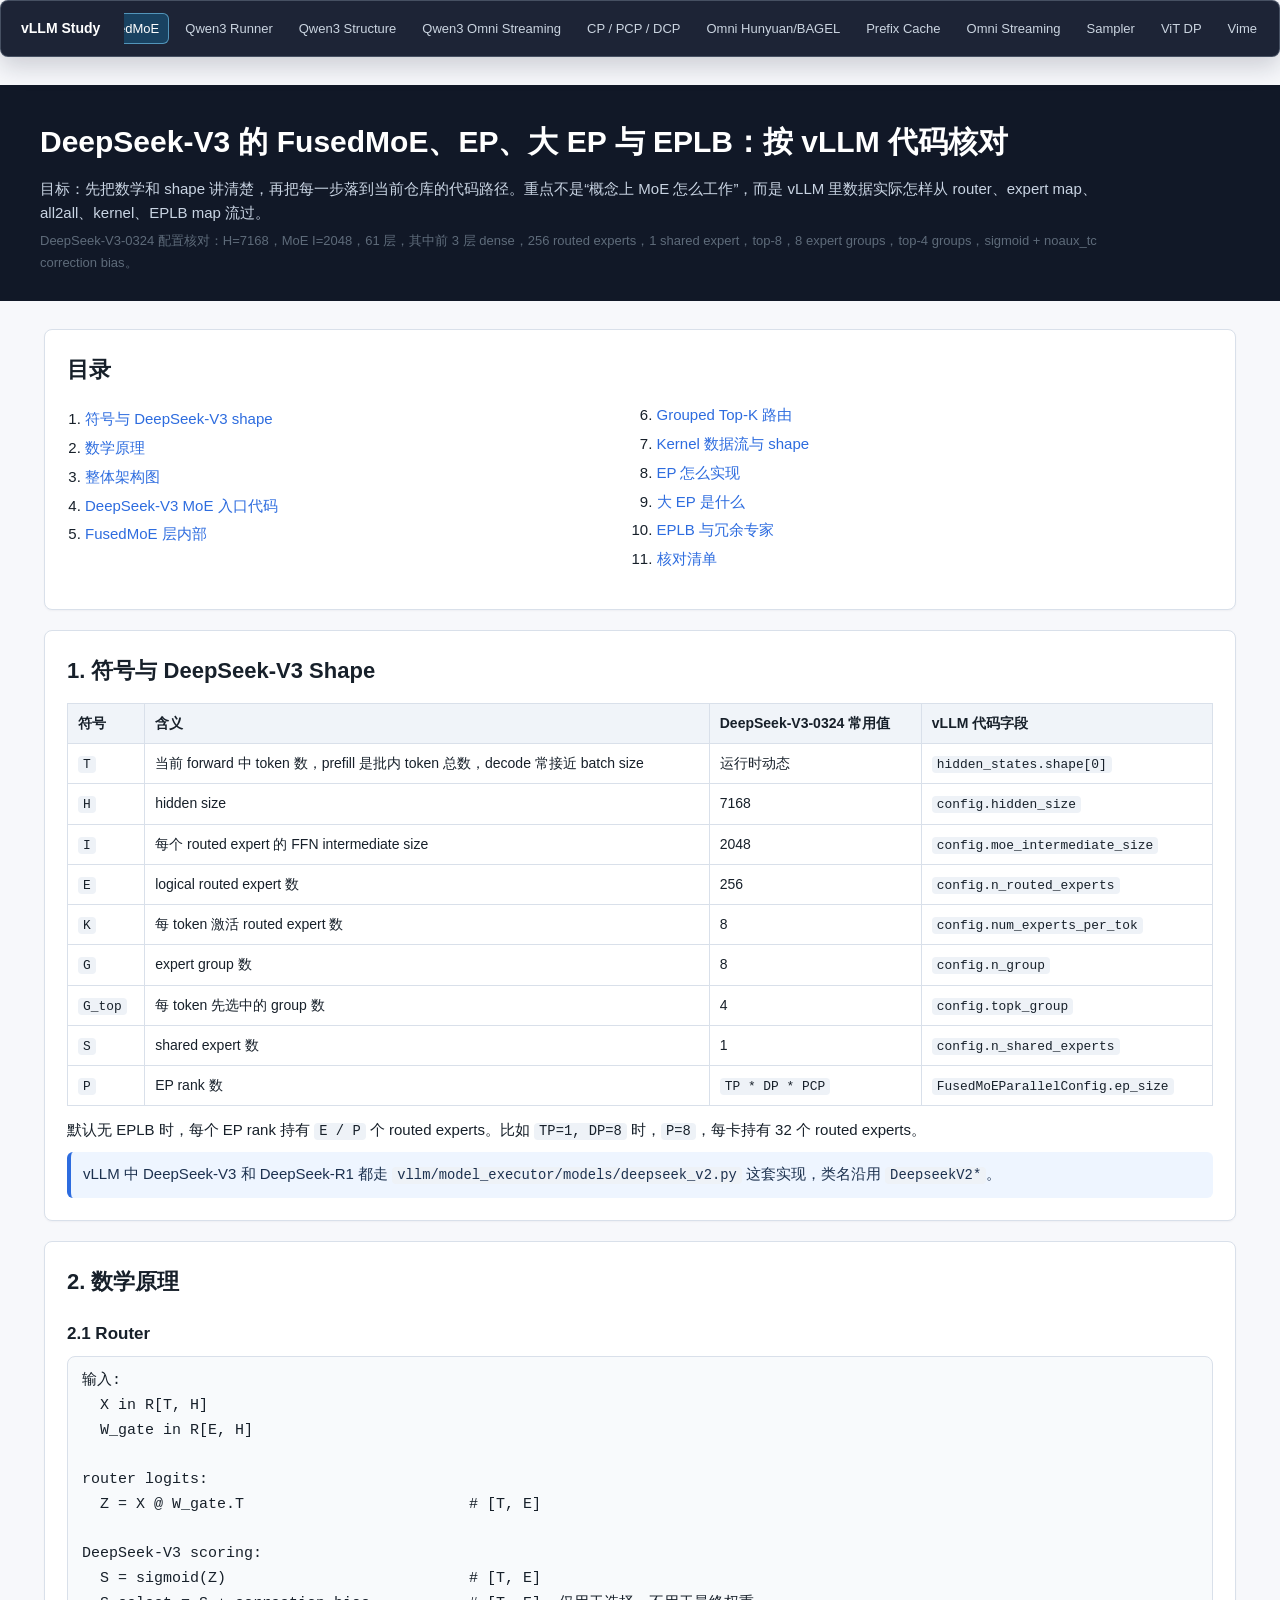
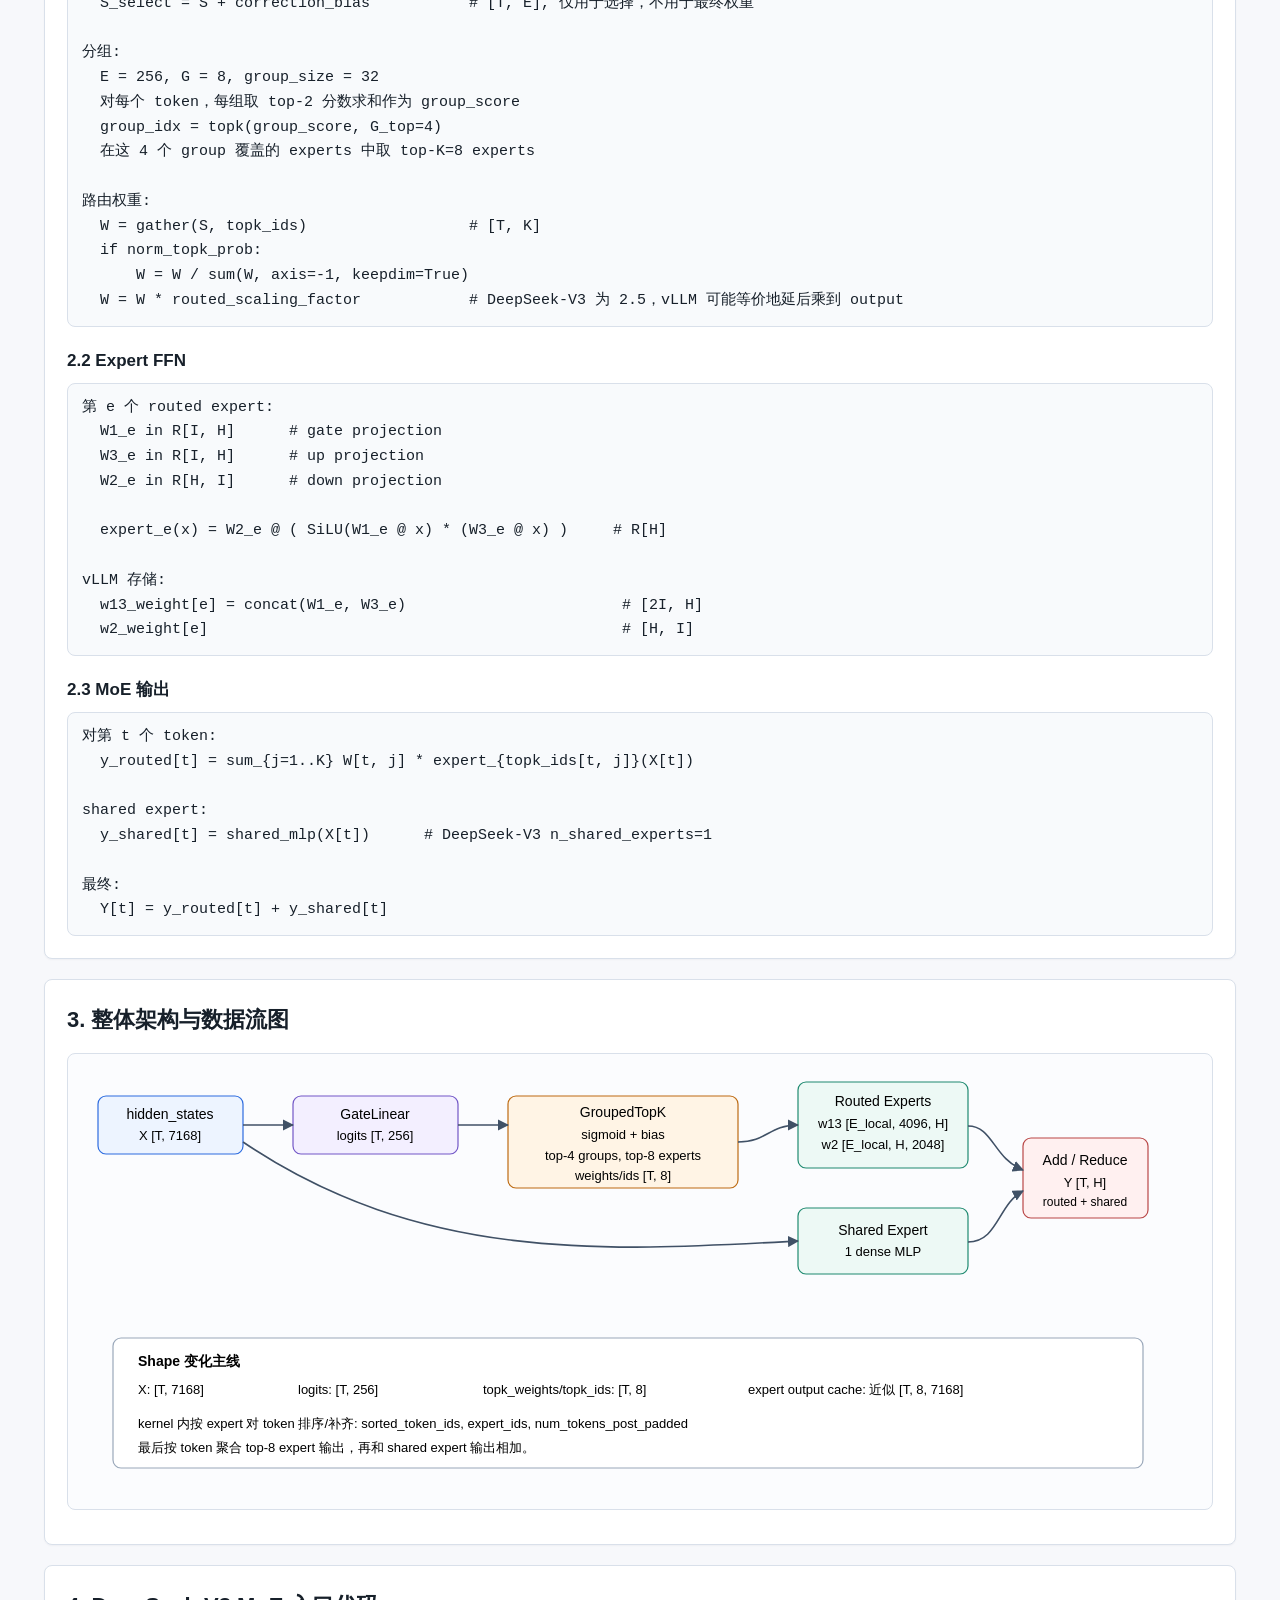
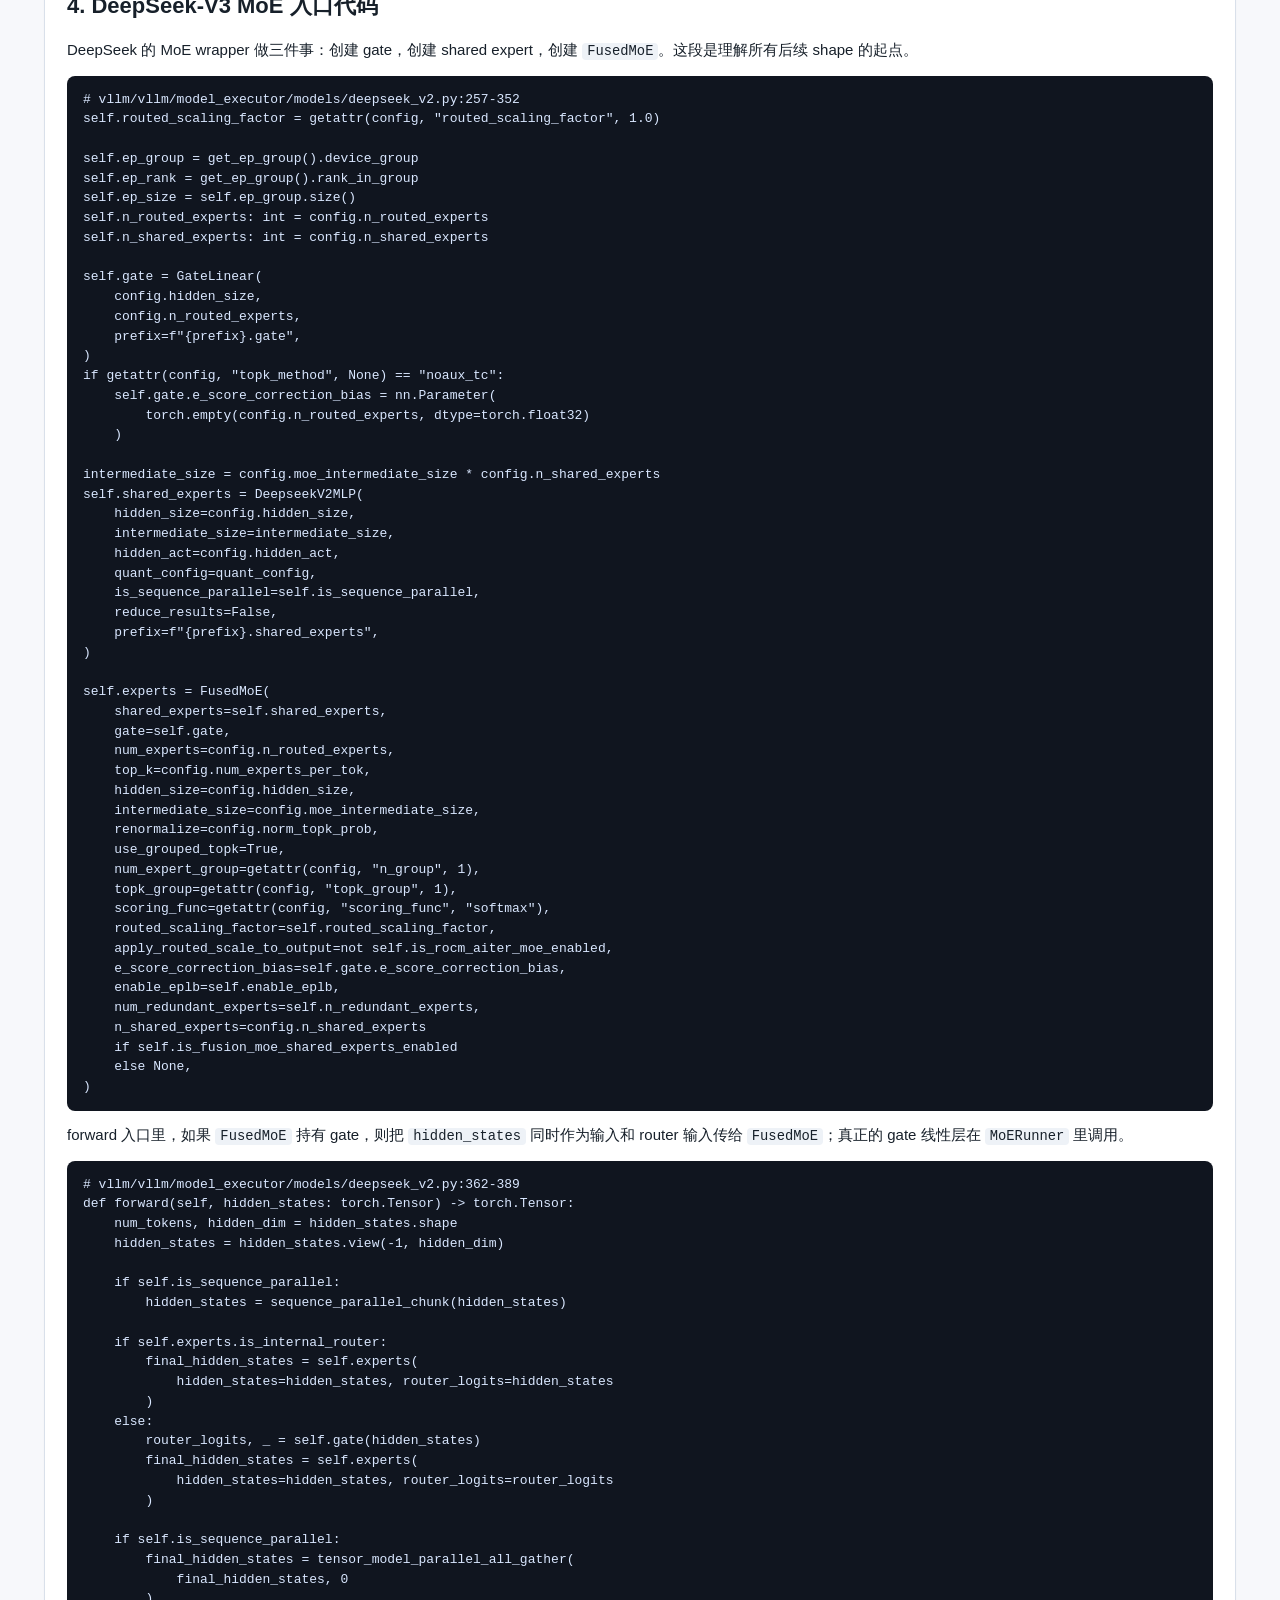
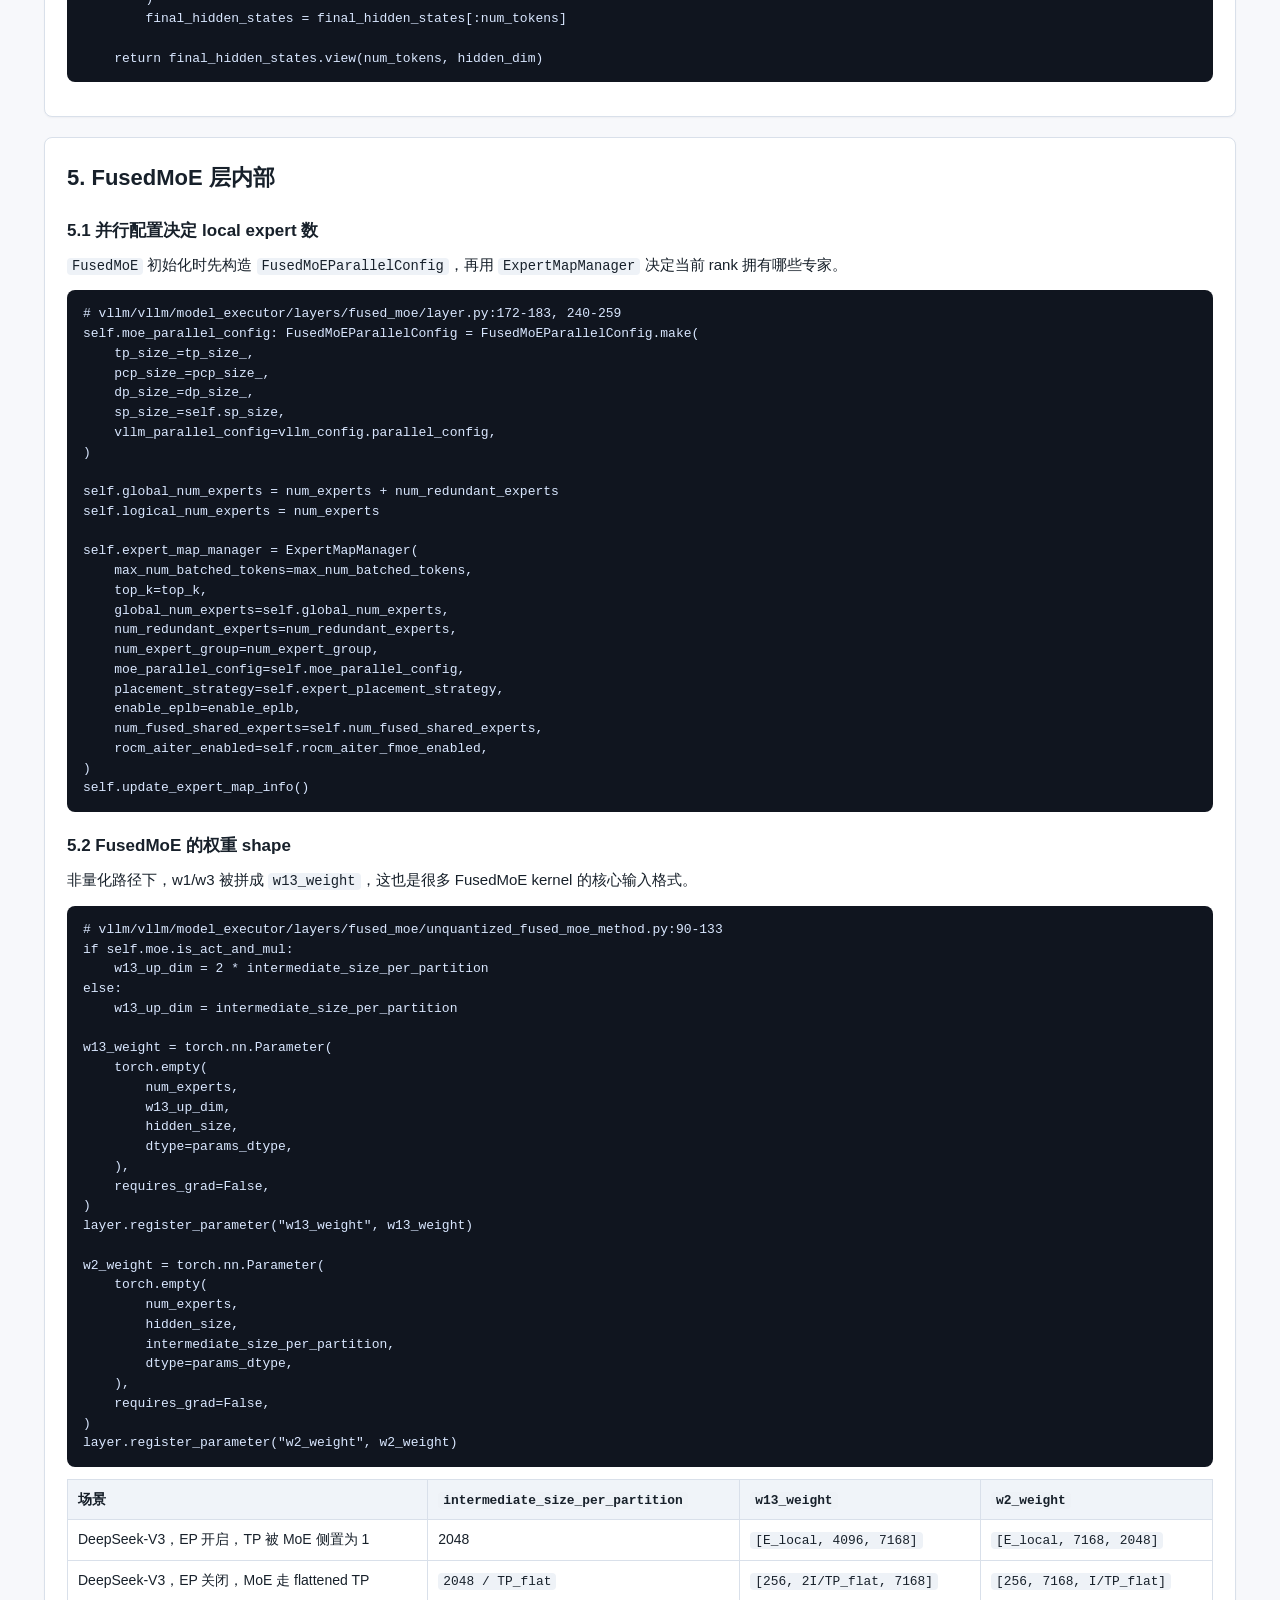
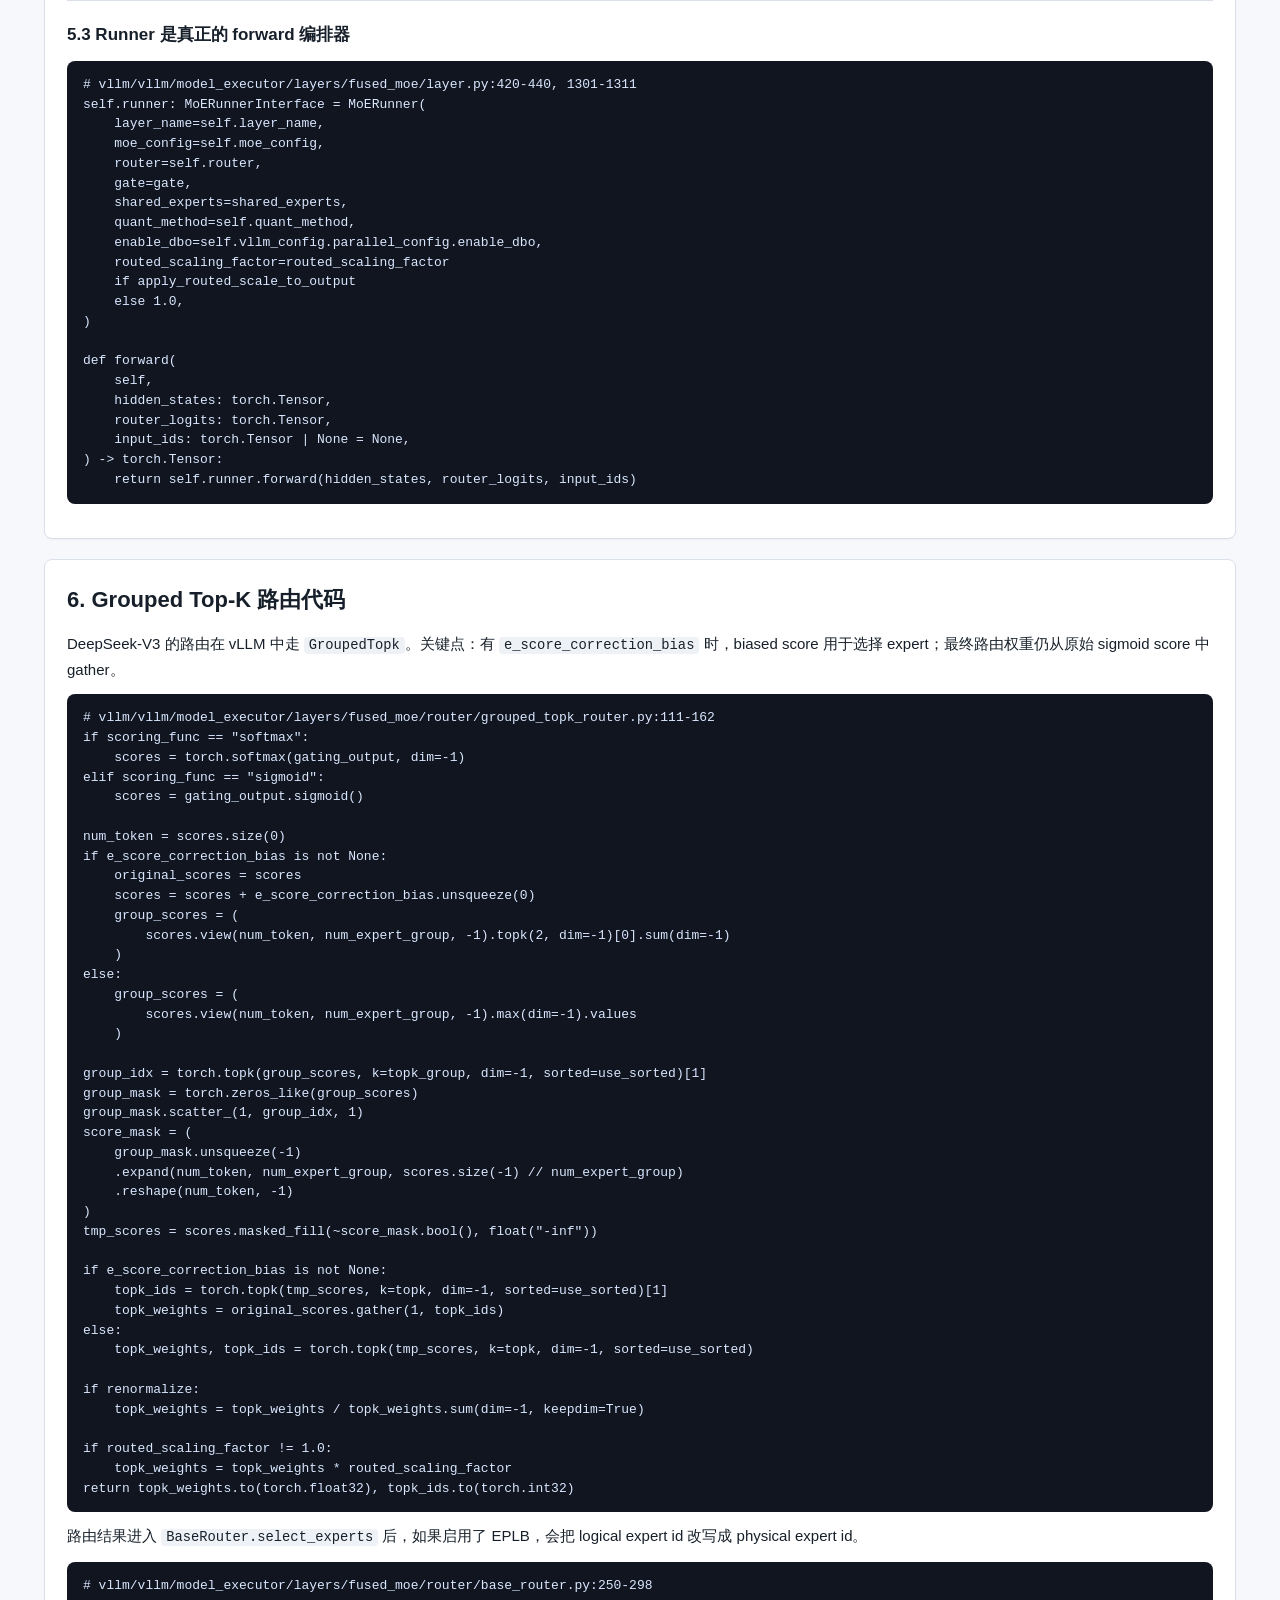
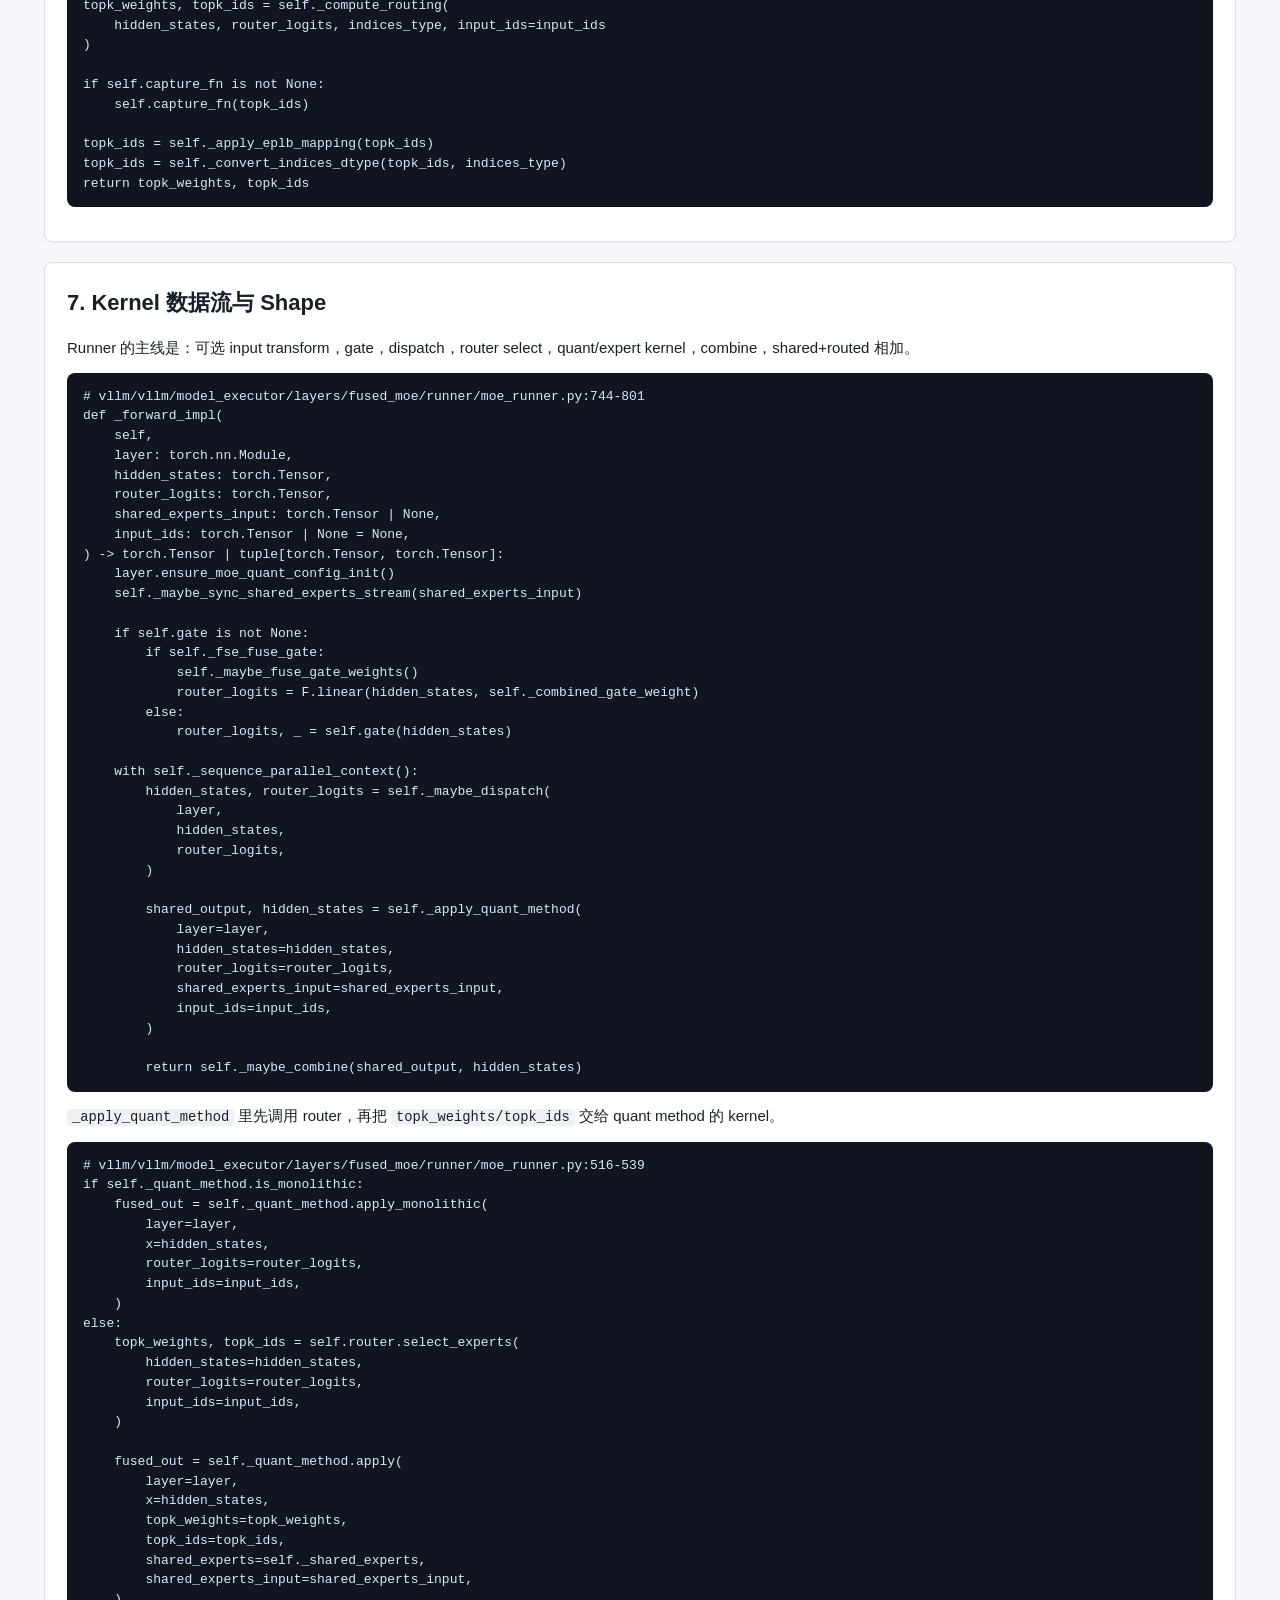
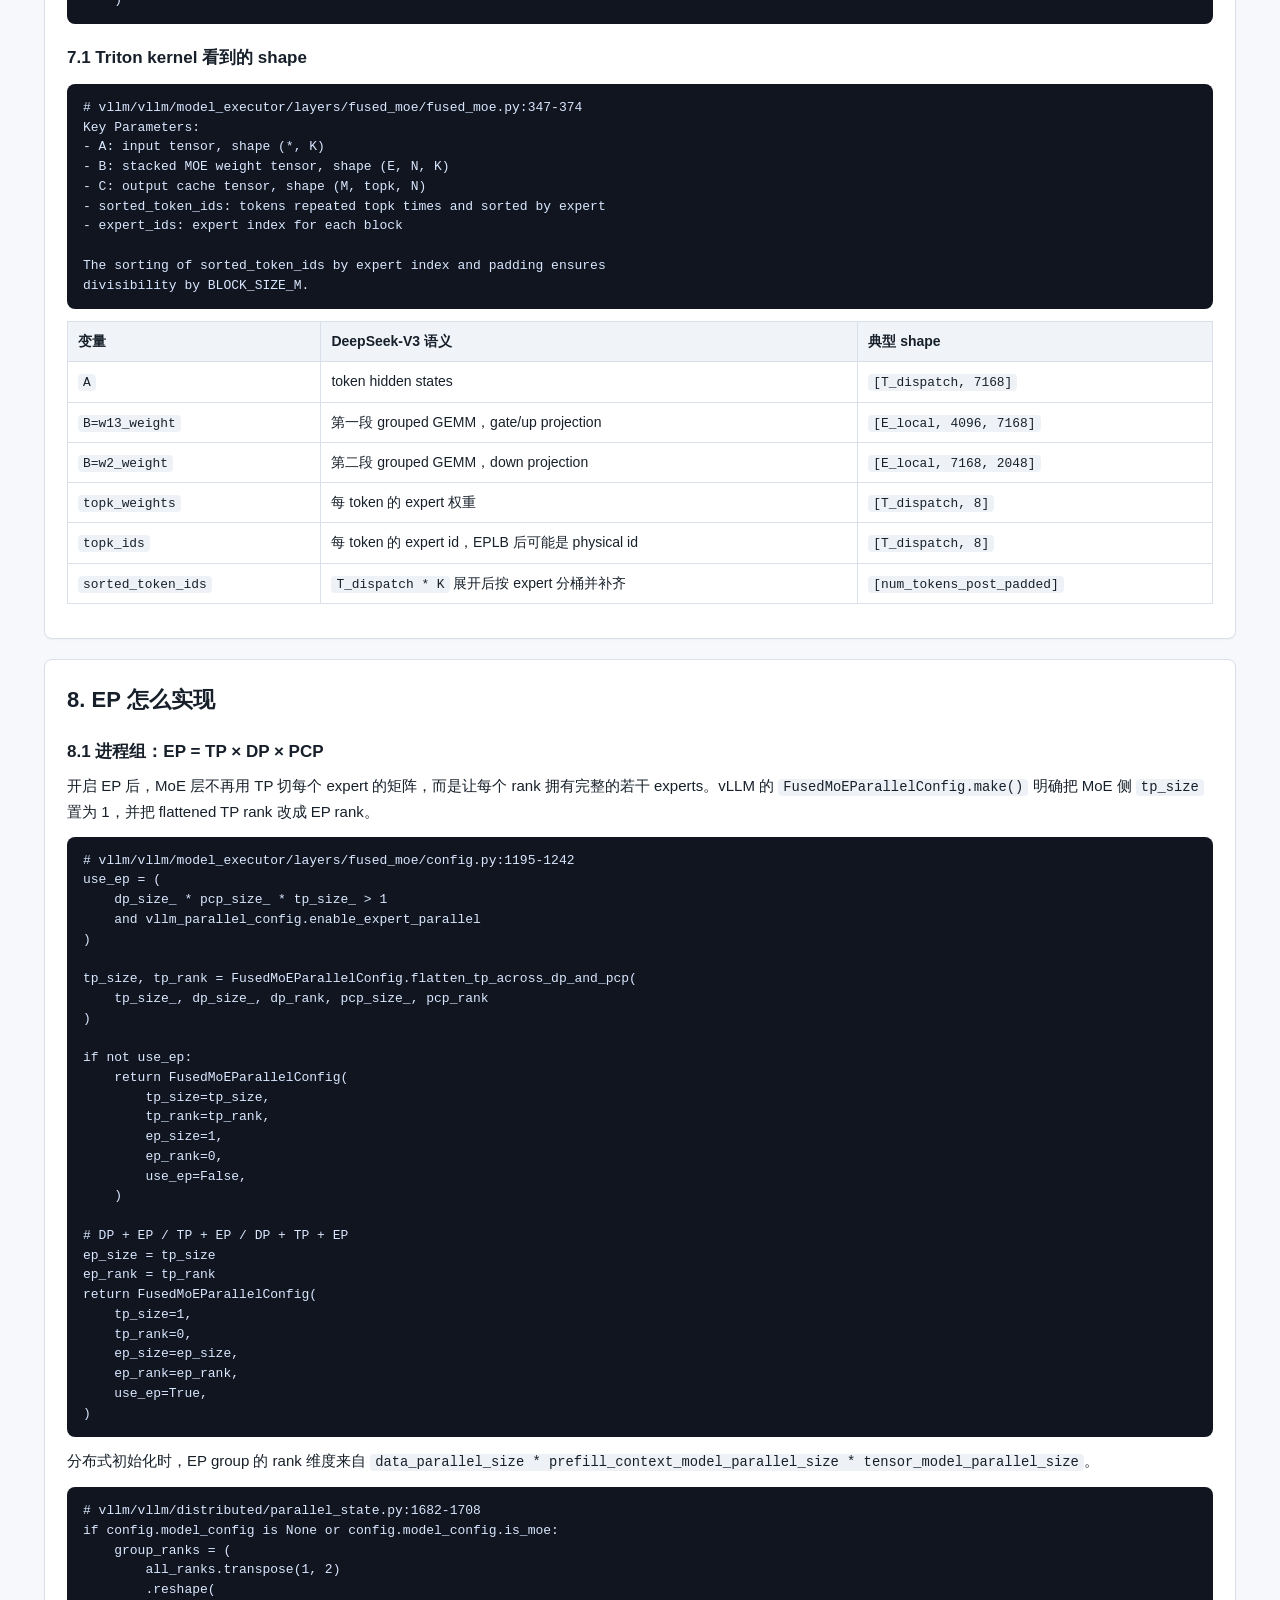
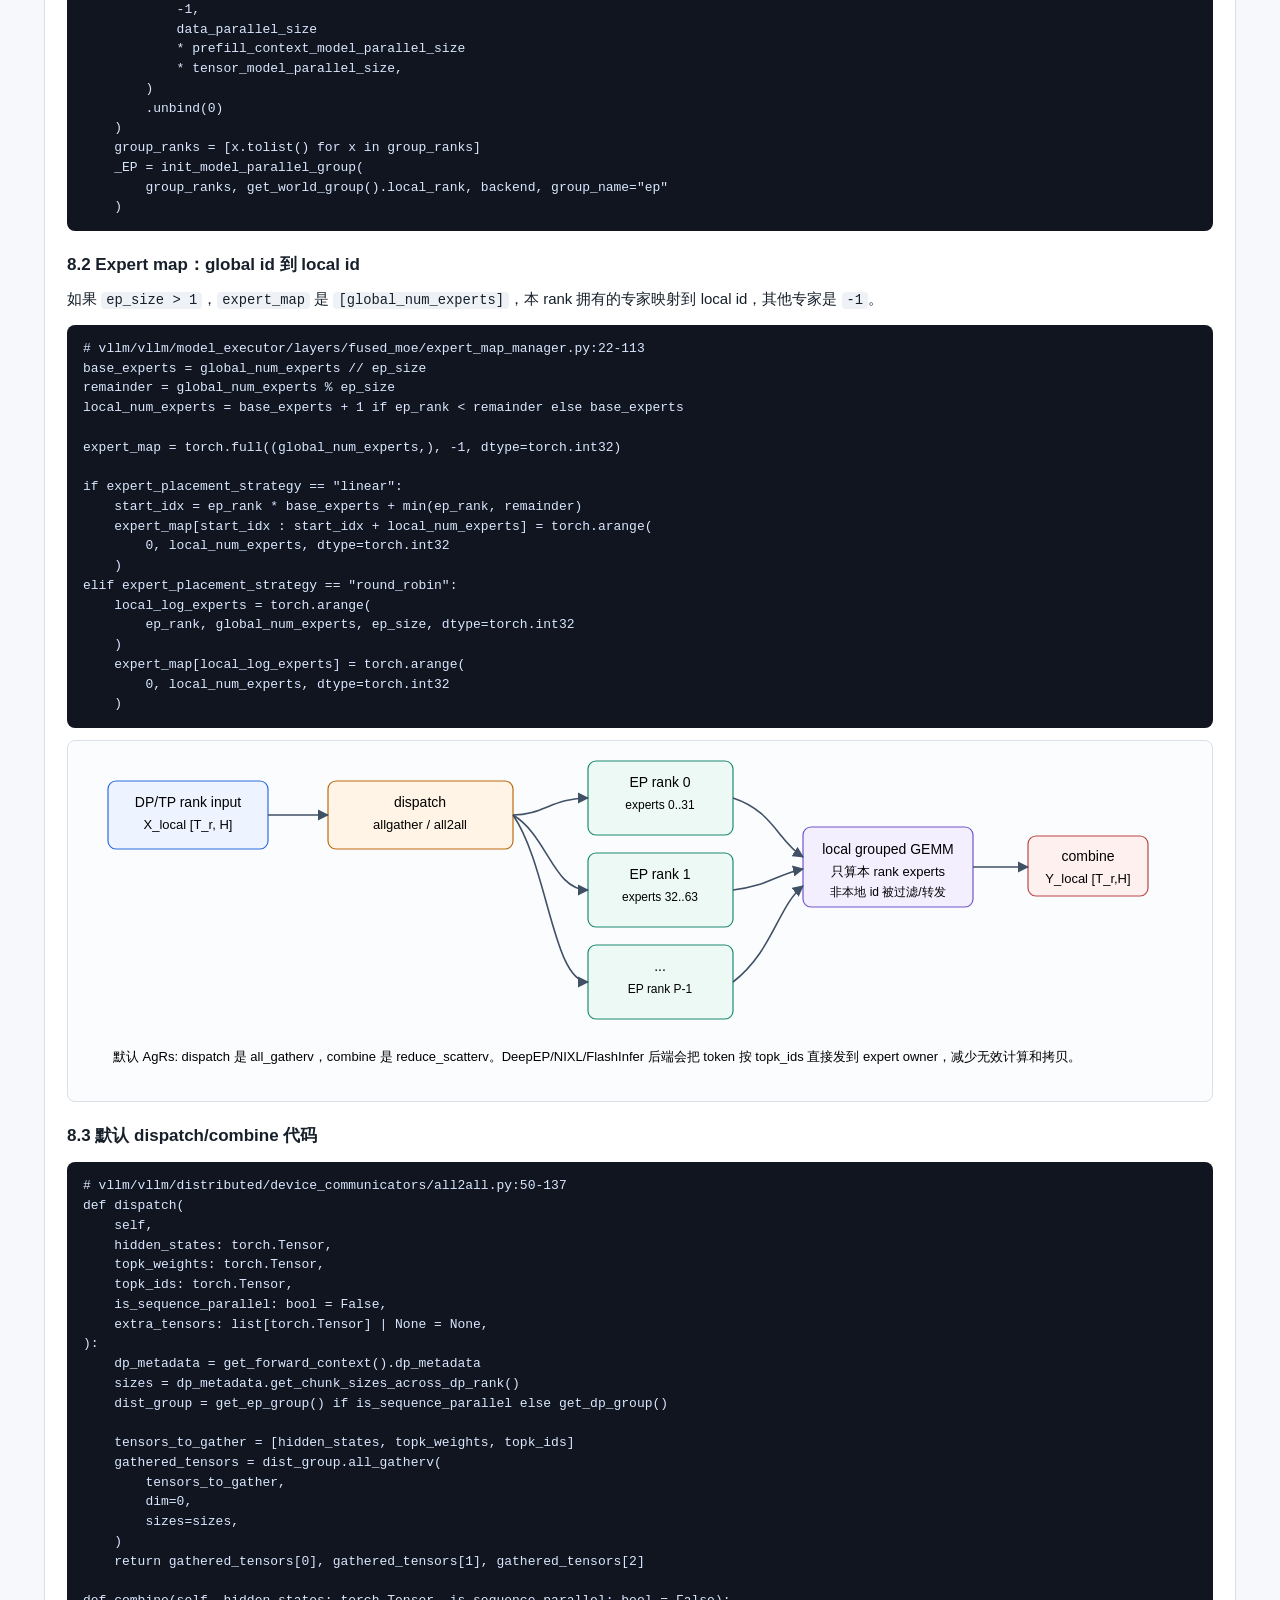
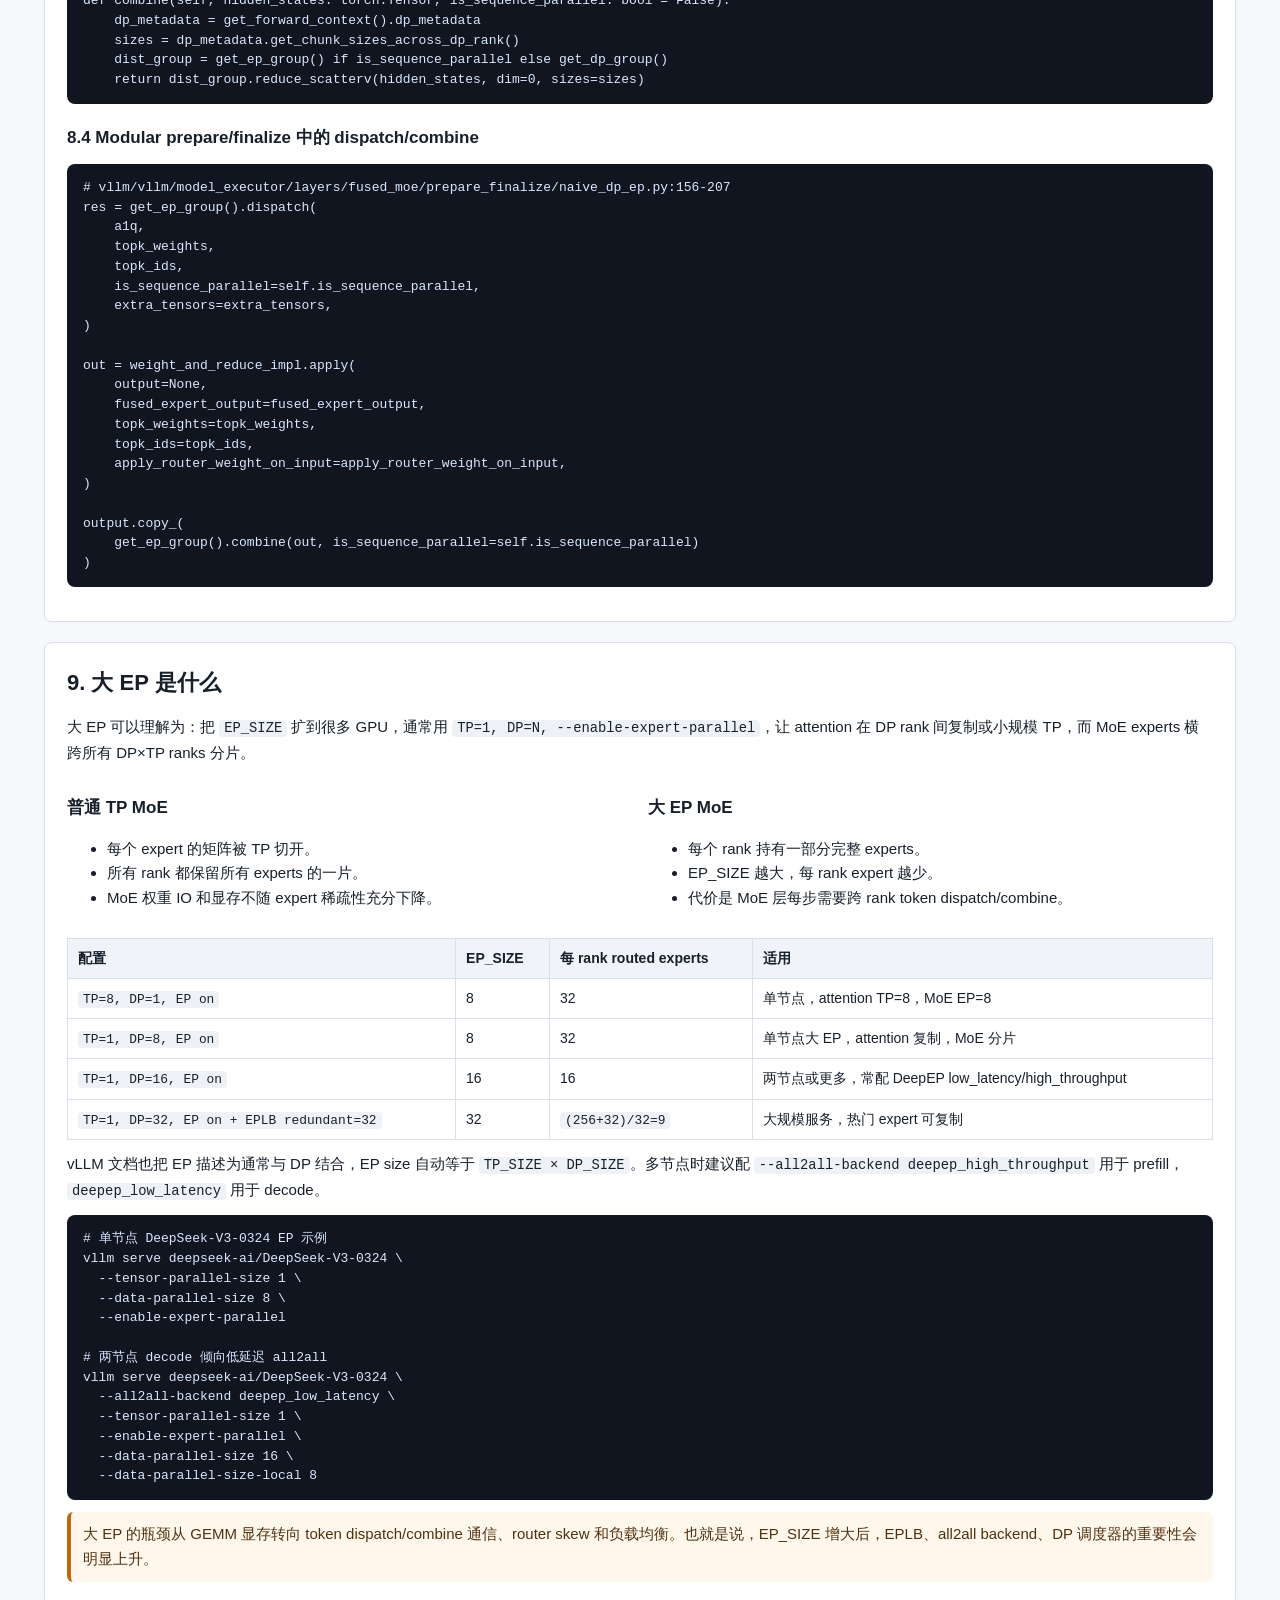
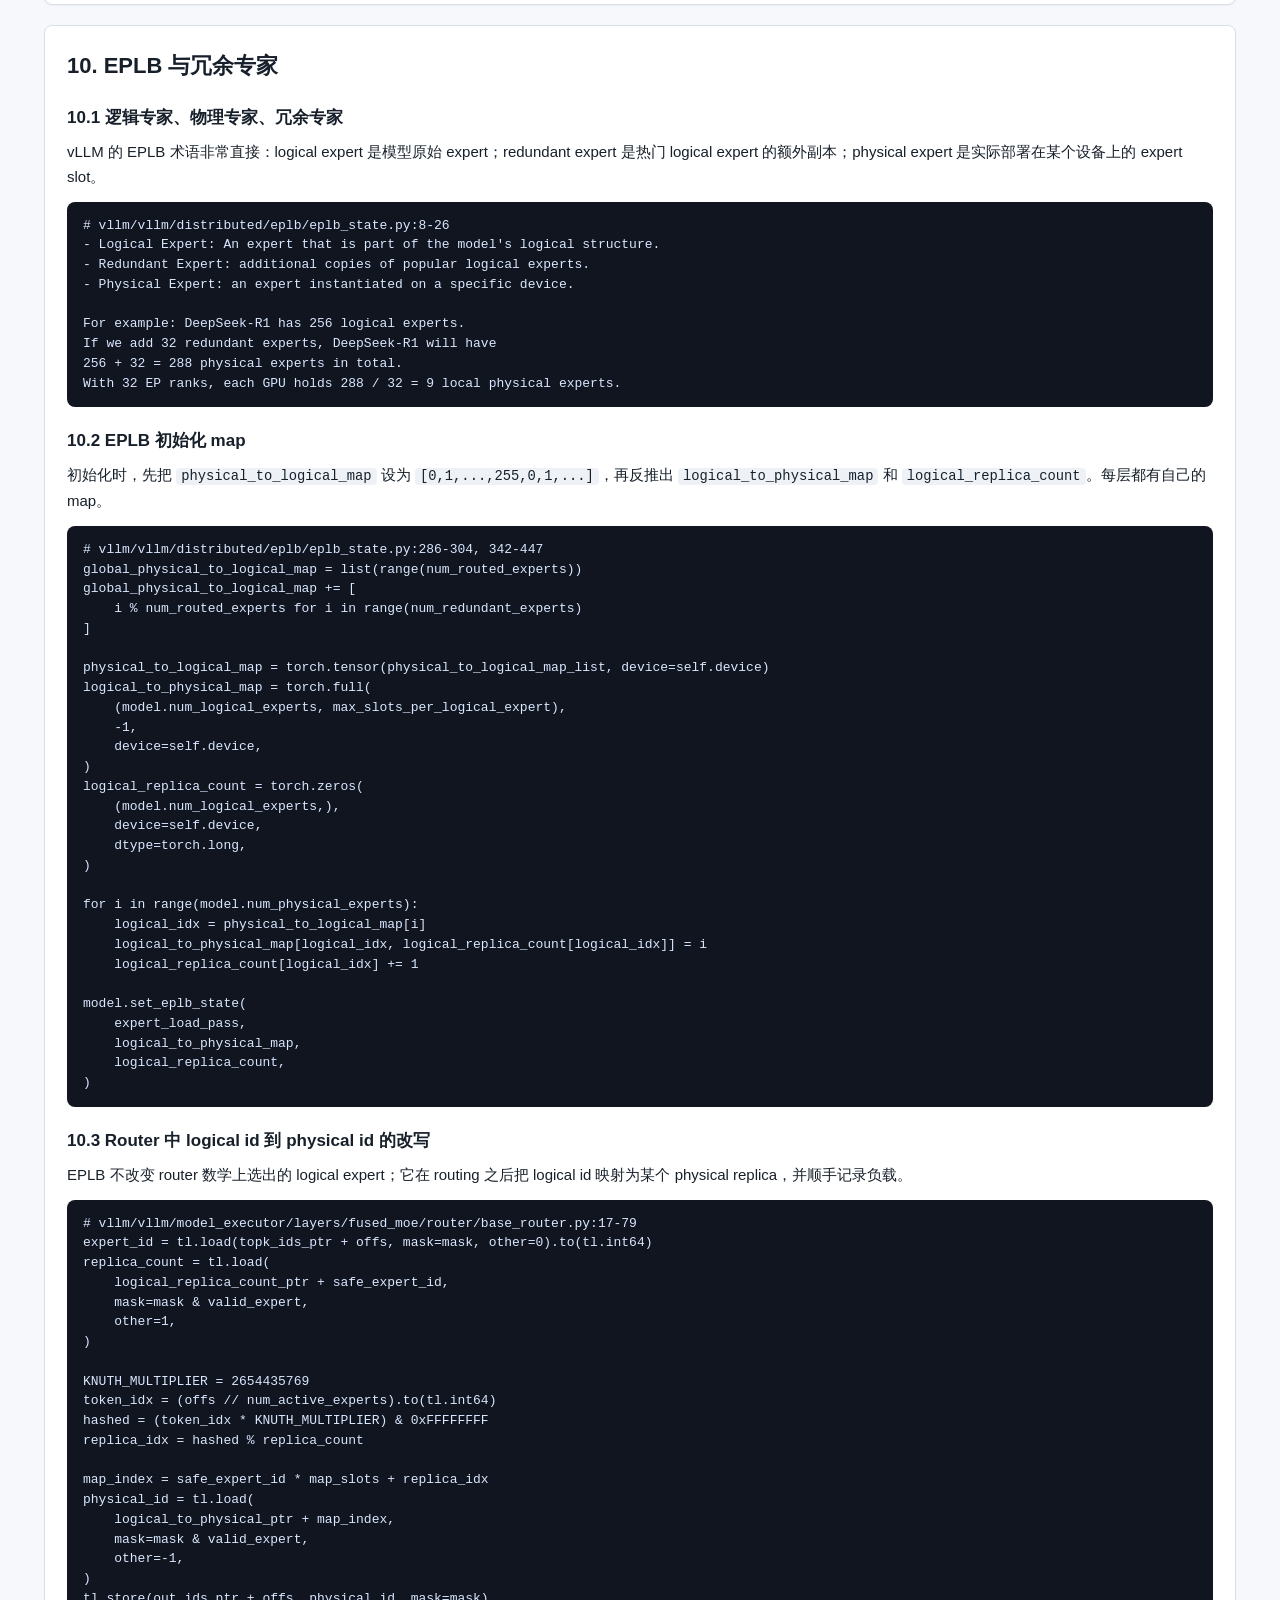
<file: site/index.html>
<!doctype html>
<html lang="zh-CN">
<head>
  <meta charset="utf-8">
  <meta name="viewport" content="width=device-width, initial-scale=1">
  <title>DeepSeek-V3 FusedMoE / EP / EPLB 代码导读</title>
  <style>
    :root {
      --bg: #f7f8fb;
      --panel: #ffffff;
      --ink: #17202a;
      --muted: #5e6b7a;
      --line: #d9e0ea;
      --code-bg: #10151f;
      --code-ink: #d9e7ff;
      --blue: #2d6cdf;
      --green: #1f8a70;
      --orange: #bd6b13;
      --red: #b94747;
      --violet: #7257c7;
    }

    * { box-sizing: border-box; }
    body {
      margin: 0;
      background: var(--bg);
      color: var(--ink);
      font: 15px/1.65 -apple-system, BlinkMacSystemFont, "Segoe UI", sans-serif;
    }
    header {
      padding: 32px 40px 24px;
      background: #111827;
      color: white;
    }
    header h1 {
      margin: 0 0 10px;
      font-size: 30px;
      letter-spacing: 0;
    }
    header p { margin: 4px 0; color: #c9d4e3; max-width: 1100px; }
    main {
      max-width: 1240px;
      margin: 0 auto;
      padding: 28px 24px 60px;
    }
    section {
      background: var(--panel);
      border: 1px solid var(--line);
      border-radius: 8px;
      padding: 22px;
      margin: 0 0 20px;
      box-shadow: 0 1px 2px rgba(16, 24, 40, 0.04);
    }
    h2 {
      margin: 0 0 14px;
      font-size: 22px;
      letter-spacing: 0;
    }
    h3 {
      margin: 20px 0 8px;
      font-size: 17px;
      letter-spacing: 0;
    }
    p { margin: 8px 0; }
    a { color: var(--blue); text-decoration: none; }
    a:hover { text-decoration: underline; }
    code {
      font-family: ui-monospace, SFMono-Regular, Menlo, Consolas, monospace;
      font-size: 0.92em;
      background: #eef2f7;
      padding: 1px 5px;
      border-radius: 4px;
    }
    pre {
      margin: 12px 0;
      padding: 14px 16px;
      overflow: auto;
      border-radius: 8px;
      background: var(--code-bg);
      color: var(--code-ink);
      font-size: 13px;
      line-height: 1.52;
    }
    pre code {
      background: transparent;
      color: inherit;
      padding: 0;
      border-radius: 0;
      font-size: inherit;
    }
    table {
      border-collapse: collapse;
      width: 100%;
      margin: 12px 0;
      font-size: 14px;
    }
    th, td {
      border: 1px solid var(--line);
      padding: 8px 10px;
      vertical-align: top;
    }
    th { background: #f0f4f9; text-align: left; }
    .grid {
      display: grid;
      grid-template-columns: repeat(2, minmax(0, 1fr));
      gap: 16px;
    }
    .note {
      border-left: 4px solid var(--blue);
      background: #eef5ff;
      padding: 10px 12px;
      border-radius: 6px;
      color: #1c314f;
    }
    .warn {
      border-left-color: var(--orange);
      background: #fff7eb;
      color: #4f310f;
    }
    .formula {
      background: #f8fafc;
      border: 1px solid var(--line);
      border-radius: 8px;
      padding: 12px 14px;
      font-family: ui-monospace, SFMono-Regular, Menlo, Consolas, monospace;
      white-space: pre-wrap;
    }
    .diagram {
      width: 100%;
      overflow-x: auto;
      border: 1px solid var(--line);
      border-radius: 8px;
      background: #fbfcfe;
      margin: 12px 0;
    }
    svg { display: block; min-width: 980px; }
    .box { fill: white; stroke: #9aa8ba; stroke-width: 1.2; rx: 8; }
    .box-blue { fill: #edf4ff; stroke: var(--blue); }
    .box-green { fill: #edf9f5; stroke: var(--green); }
    .box-orange { fill: #fff4e5; stroke: var(--orange); }
    .box-violet { fill: #f3efff; stroke: var(--violet); }
    .box-red { fill: #fff0f0; stroke: var(--red); }
    .arrow { stroke: #405166; stroke-width: 1.6; fill: none; marker-end: url(#arrow); }
    .small { color: var(--muted); font-size: 13px; }
    .legend {
      display: flex;
      flex-wrap: wrap;
      gap: 8px 14px;
      margin: 10px 0;
      color: var(--muted);
      font-size: 13px;
    }
    .pill {
      display: inline-block;
      border: 1px solid var(--line);
      border-radius: 999px;
      padding: 2px 8px;
      background: #fff;
    }
    .toc {
      columns: 2;
      padding-left: 18px;
    }
    .toc li { break-inside: avoid; margin: 4px 0; }
    @media (max-width: 860px) {
      header { padding: 24px 18px; }
      main { padding: 18px 12px 44px; }
      section { padding: 16px; }
      .grid { grid-template-columns: 1fr; }
      .toc { columns: 1; }
    }
  </style>
<link rel="stylesheet" href="./nav.css">
</head>
<body>
  <nav class="study-topnav" aria-label="Study note navigation">
    <a class="study-topnav__brand" href="./">vLLM Study</a>
    <div class="study-topnav__links">
      <a class="study-topnav__link" href="./" aria-current="page">DeepSeek V3 FusedMoE</a>
      <a class="study-topnav__link" href="./qwen3_model_runner.html">Qwen3 Runner</a>
      <a class="study-topnav__link" href="./qwen3_structure.html">Qwen3 Structure</a>
      <a class="study-topnav__link" href="./vllm_cp_pcp_dcp.html">CP / PCP / DCP</a>
      <a class="study-topnav__link" href="./vllm_prefix_cache.html">Prefix Cache</a>
      <a class="study-topnav__link" href="./vllm_vit_dp.html">ViT DP</a>
      <a class="study-topnav__link" href="./vime_framework.html">Vime</a>
    </div>
  </nav>
  <header>
    <h1>DeepSeek-V3 的 FusedMoE、EP、大 EP 与 EPLB：按 vLLM 代码核对</h1>
    <p>目标：先把数学和 shape 讲清楚，再把每一步落到当前仓库的代码路径。重点不是“概念上 MoE 怎么工作”，而是 vLLM 里数据实际怎样从 router、expert map、all2all、kernel、EPLB map 流过。</p>
    <p class="small">DeepSeek-V3-0324 配置核对：H=7168，MoE I=2048，61 层，其中前 3 层 dense，256 routed experts，1 shared expert，top-8，8 expert groups，top-4 groups，sigmoid + noaux_tc correction bias。</p>
  </header>

  <main>
    <section>
      <h2>目录</h2>
      <ol class="toc">
        <li><a href="#symbols">符号与 DeepSeek-V3 shape</a></li>
        <li><a href="#math">数学原理</a></li>
        <li><a href="#arch">整体架构图</a></li>
        <li><a href="#deepseek-code">DeepSeek-V3 MoE 入口代码</a></li>
        <li><a href="#fusedmoe-code">FusedMoE 层内部</a></li>
        <li><a href="#routing-code">Grouped Top-K 路由</a></li>
        <li><a href="#kernel-flow">Kernel 数据流与 shape</a></li>
        <li><a href="#ep">EP 怎么实现</a></li>
        <li><a href="#large-ep">大 EP 是什么</a></li>
        <li><a href="#eplb">EPLB 与冗余专家</a></li>
        <li><a href="#checklist">核对清单</a></li>
      </ol>
    </section>

    <section id="symbols">
      <h2>1. 符号与 DeepSeek-V3 Shape</h2>
      <table>
        <tr><th>符号</th><th>含义</th><th>DeepSeek-V3-0324 常用值</th><th>vLLM 代码字段</th></tr>
        <tr><td><code>T</code></td><td>当前 forward 中 token 数，prefill 是批内 token 总数，decode 常接近 batch size</td><td>运行时动态</td><td><code>hidden_states.shape[0]</code></td></tr>
        <tr><td><code>H</code></td><td>hidden size</td><td>7168</td><td><code>config.hidden_size</code></td></tr>
        <tr><td><code>I</code></td><td>每个 routed expert 的 FFN intermediate size</td><td>2048</td><td><code>config.moe_intermediate_size</code></td></tr>
        <tr><td><code>E</code></td><td>logical routed expert 数</td><td>256</td><td><code>config.n_routed_experts</code></td></tr>
        <tr><td><code>K</code></td><td>每 token 激活 routed expert 数</td><td>8</td><td><code>config.num_experts_per_tok</code></td></tr>
        <tr><td><code>G</code></td><td>expert group 数</td><td>8</td><td><code>config.n_group</code></td></tr>
        <tr><td><code>G_top</code></td><td>每 token 先选中的 group 数</td><td>4</td><td><code>config.topk_group</code></td></tr>
        <tr><td><code>S</code></td><td>shared expert 数</td><td>1</td><td><code>config.n_shared_experts</code></td></tr>
        <tr><td><code>P</code></td><td>EP rank 数</td><td><code>TP * DP * PCP</code></td><td><code>FusedMoEParallelConfig.ep_size</code></td></tr>
      </table>
      <p>默认无 EPLB 时，每个 EP rank 持有 <code>E / P</code> 个 routed experts。比如 <code>TP=1, DP=8</code> 时，<code>P=8</code>，每卡持有 32 个 routed experts。</p>
      <div class="note">
        vLLM 中 DeepSeek-V3 和 DeepSeek-R1 都走 <code>vllm/model_executor/models/deepseek_v2.py</code> 这套实现，类名沿用 <code>DeepseekV2*</code>。
      </div>
    </section>

    <section id="math">
      <h2>2. 数学原理</h2>
      <h3>2.1 Router</h3>
      <div class="formula">输入:
  X in R[T, H]
  W_gate in R[E, H]

router logits:
  Z = X @ W_gate.T                         # [T, E]

DeepSeek-V3 scoring:
  S = sigmoid(Z)                           # [T, E]
  S_select = S + correction_bias           # [T, E], 仅用于选择，不用于最终权重

分组:
  E = 256, G = 8, group_size = 32
  对每个 token，每组取 top-2 分数求和作为 group_score
  group_idx = topk(group_score, G_top=4)
  在这 4 个 group 覆盖的 experts 中取 top-K=8 experts

路由权重:
  W = gather(S, topk_ids)                  # [T, K]
  if norm_topk_prob:
      W = W / sum(W, axis=-1, keepdim=True)
  W = W * routed_scaling_factor            # DeepSeek-V3 为 2.5，vLLM 可能等价地延后乘到 output</div>

      <h3>2.2 Expert FFN</h3>
      <div class="formula">第 e 个 routed expert:
  W1_e in R[I, H]      # gate projection
  W3_e in R[I, H]      # up projection
  W2_e in R[H, I]      # down projection

  expert_e(x) = W2_e @ ( SiLU(W1_e @ x) * (W3_e @ x) )     # R[H]

vLLM 存储:
  w13_weight[e] = concat(W1_e, W3_e)                        # [2I, H]
  w2_weight[e]                                              # [H, I]</div>

      <h3>2.3 MoE 输出</h3>
      <div class="formula">对第 t 个 token:
  y_routed[t] = sum_{j=1..K} W[t, j] * expert_{topk_ids[t, j]}(X[t])

shared expert:
  y_shared[t] = shared_mlp(X[t])      # DeepSeek-V3 n_shared_experts=1

最终:
  Y[t] = y_routed[t] + y_shared[t]</div>
    </section>

    <section id="arch">
      <h2>3. 整体架构与数据流图</h2>
      <div class="diagram">
        <svg width="1120" height="455" viewBox="0 0 1120 455" role="img" aria-label="DeepSeek-V3 FusedMoE data flow">
          <defs>
            <marker id="arrow" viewBox="0 0 10 10" refX="9" refY="5" markerWidth="7" markerHeight="7" orient="auto-start-reverse">
              <path d="M 0 0 L 10 5 L 0 10 z" fill="#405166"></path>
            </marker>
          </defs>
          <rect class="box box-blue" x="30" y="42" width="145" height="58"></rect>
          <text x="102" y="65" text-anchor="middle" font-size="14">hidden_states</text>
          <text x="102" y="86" text-anchor="middle" font-size="13">X [T, 7168]</text>

          <rect class="box box-violet" x="225" y="42" width="165" height="58"></rect>
          <text x="307" y="65" text-anchor="middle" font-size="14">GateLinear</text>
          <text x="307" y="86" text-anchor="middle" font-size="13">logits [T, 256]</text>

          <rect class="box box-orange" x="440" y="42" width="230" height="92"></rect>
          <text x="555" y="63" text-anchor="middle" font-size="14">GroupedTopK</text>
          <text x="555" y="85" text-anchor="middle" font-size="13">sigmoid + bias</text>
          <text x="555" y="106" text-anchor="middle" font-size="13">top-4 groups, top-8 experts</text>
          <text x="555" y="126" text-anchor="middle" font-size="13">weights/ids [T, 8]</text>

          <rect class="box box-green" x="730" y="28" width="170" height="86"></rect>
          <text x="815" y="52" text-anchor="middle" font-size="14">Routed Experts</text>
          <text x="815" y="74" text-anchor="middle" font-size="13">w13 [E_local, 4096, H]</text>
          <text x="815" y="95" text-anchor="middle" font-size="13">w2 [E_local, H, 2048]</text>

          <rect class="box box-green" x="730" y="154" width="170" height="66"></rect>
          <text x="815" y="181" text-anchor="middle" font-size="14">Shared Expert</text>
          <text x="815" y="202" text-anchor="middle" font-size="13">1 dense MLP</text>

          <rect class="box box-red" x="955" y="84" width="125" height="80"></rect>
          <text x="1017" y="111" text-anchor="middle" font-size="14">Add / Reduce</text>
          <text x="1017" y="133" text-anchor="middle" font-size="13">Y [T, H]</text>
          <text x="1017" y="152" text-anchor="middle" font-size="12">routed + shared</text>

          <path class="arrow" d="M175 71 H225"></path>
          <path class="arrow" d="M390 71 H440"></path>
          <path class="arrow" d="M670 88 C700 88 700 71 730 71"></path>
          <path class="arrow" d="M175 88 C355 210 545 197 730 187"></path>
          <path class="arrow" d="M900 72 C925 72 925 104 955 116"></path>
          <path class="arrow" d="M900 188 C930 188 930 150 955 137"></path>

          <rect class="box" x="45" y="284" width="1030" height="130"></rect>
          <text x="70" y="312" font-size="14" font-weight="600">Shape 变化主线</text>
          <text x="70" y="340" font-size="13">X: [T, 7168]</text>
          <text x="230" y="340" font-size="13">logits: [T, 256]</text>
          <text x="415" y="340" font-size="13">topk_weights/topk_ids: [T, 8]</text>
          <text x="680" y="340" font-size="13">expert output cache: 近似 [T, 8, 7168]</text>
          <text x="70" y="374" font-size="13">kernel 内按 expert 对 token 排序/补齐: sorted_token_ids, expert_ids, num_tokens_post_padded</text>
          <text x="70" y="398" font-size="13">最后按 token 聚合 top-8 expert 输出，再和 shared expert 输出相加。</text>
        </svg>
      </div>
    </section>

    <section id="deepseek-code">
      <h2>4. DeepSeek-V3 MoE 入口代码</h2>
      <p>DeepSeek 的 MoE wrapper 做三件事：创建 gate，创建 shared expert，创建 <code>FusedMoE</code>。这段是理解所有后续 shape 的起点。</p>
      <pre><code># vllm/vllm/model_executor/models/deepseek_v2.py:257-352
self.routed_scaling_factor = getattr(config, "routed_scaling_factor", 1.0)

self.ep_group = get_ep_group().device_group
self.ep_rank = get_ep_group().rank_in_group
self.ep_size = self.ep_group.size()
self.n_routed_experts: int = config.n_routed_experts
self.n_shared_experts: int = config.n_shared_experts

self.gate = GateLinear(
    config.hidden_size,
    config.n_routed_experts,
    prefix=f"{prefix}.gate",
)
if getattr(config, "topk_method", None) == "noaux_tc":
    self.gate.e_score_correction_bias = nn.Parameter(
        torch.empty(config.n_routed_experts, dtype=torch.float32)
    )

intermediate_size = config.moe_intermediate_size * config.n_shared_experts
self.shared_experts = DeepseekV2MLP(
    hidden_size=config.hidden_size,
    intermediate_size=intermediate_size,
    hidden_act=config.hidden_act,
    quant_config=quant_config,
    is_sequence_parallel=self.is_sequence_parallel,
    reduce_results=False,
    prefix=f"{prefix}.shared_experts",
)

self.experts = FusedMoE(
    shared_experts=self.shared_experts,
    gate=self.gate,
    num_experts=config.n_routed_experts,
    top_k=config.num_experts_per_tok,
    hidden_size=config.hidden_size,
    intermediate_size=config.moe_intermediate_size,
    renormalize=config.norm_topk_prob,
    use_grouped_topk=True,
    num_expert_group=getattr(config, "n_group", 1),
    topk_group=getattr(config, "topk_group", 1),
    scoring_func=getattr(config, "scoring_func", "softmax"),
    routed_scaling_factor=self.routed_scaling_factor,
    apply_routed_scale_to_output=not self.is_rocm_aiter_moe_enabled,
    e_score_correction_bias=self.gate.e_score_correction_bias,
    enable_eplb=self.enable_eplb,
    num_redundant_experts=self.n_redundant_experts,
    n_shared_experts=config.n_shared_experts
    if self.is_fusion_moe_shared_experts_enabled
    else None,
)</code></pre>

      <p>forward 入口里，如果 <code>FusedMoE</code> 持有 gate，则把 <code>hidden_states</code> 同时作为输入和 router 输入传给 <code>FusedMoE</code>；真正的 gate 线性层在 <code>MoERunner</code> 里调用。</p>
      <pre><code># vllm/vllm/model_executor/models/deepseek_v2.py:362-389
def forward(self, hidden_states: torch.Tensor) -> torch.Tensor:
    num_tokens, hidden_dim = hidden_states.shape
    hidden_states = hidden_states.view(-1, hidden_dim)

    if self.is_sequence_parallel:
        hidden_states = sequence_parallel_chunk(hidden_states)

    if self.experts.is_internal_router:
        final_hidden_states = self.experts(
            hidden_states=hidden_states, router_logits=hidden_states
        )
    else:
        router_logits, _ = self.gate(hidden_states)
        final_hidden_states = self.experts(
            hidden_states=hidden_states, router_logits=router_logits
        )

    if self.is_sequence_parallel:
        final_hidden_states = tensor_model_parallel_all_gather(
            final_hidden_states, 0
        )
        final_hidden_states = final_hidden_states[:num_tokens]

    return final_hidden_states.view(num_tokens, hidden_dim)</code></pre>
    </section>

    <section id="fusedmoe-code">
      <h2>5. FusedMoE 层内部</h2>
      <h3>5.1 并行配置决定 local expert 数</h3>
      <p><code>FusedMoE</code> 初始化时先构造 <code>FusedMoEParallelConfig</code>，再用 <code>ExpertMapManager</code> 决定当前 rank 拥有哪些专家。</p>
      <pre><code># vllm/vllm/model_executor/layers/fused_moe/layer.py:172-183, 240-259
self.moe_parallel_config: FusedMoEParallelConfig = FusedMoEParallelConfig.make(
    tp_size_=tp_size_,
    pcp_size_=pcp_size_,
    dp_size_=dp_size_,
    sp_size_=self.sp_size,
    vllm_parallel_config=vllm_config.parallel_config,
)

self.global_num_experts = num_experts + num_redundant_experts
self.logical_num_experts = num_experts

self.expert_map_manager = ExpertMapManager(
    max_num_batched_tokens=max_num_batched_tokens,
    top_k=top_k,
    global_num_experts=self.global_num_experts,
    num_redundant_experts=num_redundant_experts,
    num_expert_group=num_expert_group,
    moe_parallel_config=self.moe_parallel_config,
    placement_strategy=self.expert_placement_strategy,
    enable_eplb=enable_eplb,
    num_fused_shared_experts=self.num_fused_shared_experts,
    rocm_aiter_enabled=self.rocm_aiter_fmoe_enabled,
)
self.update_expert_map_info()</code></pre>

      <h3>5.2 FusedMoE 的权重 shape</h3>
      <p>非量化路径下，w1/w3 被拼成 <code>w13_weight</code>，这也是很多 FusedMoE kernel 的核心输入格式。</p>
      <pre><code># vllm/vllm/model_executor/layers/fused_moe/unquantized_fused_moe_method.py:90-133
if self.moe.is_act_and_mul:
    w13_up_dim = 2 * intermediate_size_per_partition
else:
    w13_up_dim = intermediate_size_per_partition

w13_weight = torch.nn.Parameter(
    torch.empty(
        num_experts,
        w13_up_dim,
        hidden_size,
        dtype=params_dtype,
    ),
    requires_grad=False,
)
layer.register_parameter("w13_weight", w13_weight)

w2_weight = torch.nn.Parameter(
    torch.empty(
        num_experts,
        hidden_size,
        intermediate_size_per_partition,
        dtype=params_dtype,
    ),
    requires_grad=False,
)
layer.register_parameter("w2_weight", w2_weight)</code></pre>

      <table>
        <tr><th>场景</th><th><code>intermediate_size_per_partition</code></th><th><code>w13_weight</code></th><th><code>w2_weight</code></th></tr>
        <tr><td>DeepSeek-V3，EP 开启，TP 被 MoE 侧置为 1</td><td>2048</td><td><code>[E_local, 4096, 7168]</code></td><td><code>[E_local, 7168, 2048]</code></td></tr>
        <tr><td>DeepSeek-V3，EP 关闭，MoE 走 flattened TP</td><td><code>2048 / TP_flat</code></td><td><code>[256, 2I/TP_flat, 7168]</code></td><td><code>[256, 7168, I/TP_flat]</code></td></tr>
      </table>

      <h3>5.3 Runner 是真正的 forward 编排器</h3>
      <pre><code># vllm/vllm/model_executor/layers/fused_moe/layer.py:420-440, 1301-1311
self.runner: MoERunnerInterface = MoERunner(
    layer_name=self.layer_name,
    moe_config=self.moe_config,
    router=self.router,
    gate=gate,
    shared_experts=shared_experts,
    quant_method=self.quant_method,
    enable_dbo=self.vllm_config.parallel_config.enable_dbo,
    routed_scaling_factor=routed_scaling_factor
    if apply_routed_scale_to_output
    else 1.0,
)

def forward(
    self,
    hidden_states: torch.Tensor,
    router_logits: torch.Tensor,
    input_ids: torch.Tensor | None = None,
) -> torch.Tensor:
    return self.runner.forward(hidden_states, router_logits, input_ids)</code></pre>
    </section>

    <section id="routing-code">
      <h2>6. Grouped Top-K 路由代码</h2>
      <p>DeepSeek-V3 的路由在 vLLM 中走 <code>GroupedTopk</code>。关键点：有 <code>e_score_correction_bias</code> 时，biased score 用于选择 expert；最终路由权重仍从原始 sigmoid score 中 gather。</p>
      <pre><code># vllm/vllm/model_executor/layers/fused_moe/router/grouped_topk_router.py:111-162
if scoring_func == "softmax":
    scores = torch.softmax(gating_output, dim=-1)
elif scoring_func == "sigmoid":
    scores = gating_output.sigmoid()

num_token = scores.size(0)
if e_score_correction_bias is not None:
    original_scores = scores
    scores = scores + e_score_correction_bias.unsqueeze(0)
    group_scores = (
        scores.view(num_token, num_expert_group, -1).topk(2, dim=-1)[0].sum(dim=-1)
    )
else:
    group_scores = (
        scores.view(num_token, num_expert_group, -1).max(dim=-1).values
    )

group_idx = torch.topk(group_scores, k=topk_group, dim=-1, sorted=use_sorted)[1]
group_mask = torch.zeros_like(group_scores)
group_mask.scatter_(1, group_idx, 1)
score_mask = (
    group_mask.unsqueeze(-1)
    .expand(num_token, num_expert_group, scores.size(-1) // num_expert_group)
    .reshape(num_token, -1)
)
tmp_scores = scores.masked_fill(~score_mask.bool(), float("-inf"))

if e_score_correction_bias is not None:
    topk_ids = torch.topk(tmp_scores, k=topk, dim=-1, sorted=use_sorted)[1]
    topk_weights = original_scores.gather(1, topk_ids)
else:
    topk_weights, topk_ids = torch.topk(tmp_scores, k=topk, dim=-1, sorted=use_sorted)

if renormalize:
    topk_weights = topk_weights / topk_weights.sum(dim=-1, keepdim=True)

if routed_scaling_factor != 1.0:
    topk_weights = topk_weights * routed_scaling_factor
return topk_weights.to(torch.float32), topk_ids.to(torch.int32)</code></pre>

      <p>路由结果进入 <code>BaseRouter.select_experts</code> 后，如果启用了 EPLB，会把 logical expert id 改写成 physical expert id。</p>
      <pre><code># vllm/vllm/model_executor/layers/fused_moe/router/base_router.py:250-298
topk_weights, topk_ids = self._compute_routing(
    hidden_states, router_logits, indices_type, input_ids=input_ids
)

if self.capture_fn is not None:
    self.capture_fn(topk_ids)

topk_ids = self._apply_eplb_mapping(topk_ids)
topk_ids = self._convert_indices_dtype(topk_ids, indices_type)
return topk_weights, topk_ids</code></pre>
    </section>

    <section id="kernel-flow">
      <h2>7. Kernel 数据流与 Shape</h2>
      <p>Runner 的主线是：可选 input transform，gate，dispatch，router select，quant/expert kernel，combine，shared+routed 相加。</p>
      <pre><code># vllm/vllm/model_executor/layers/fused_moe/runner/moe_runner.py:744-801
def _forward_impl(
    self,
    layer: torch.nn.Module,
    hidden_states: torch.Tensor,
    router_logits: torch.Tensor,
    shared_experts_input: torch.Tensor | None,
    input_ids: torch.Tensor | None = None,
) -> torch.Tensor | tuple[torch.Tensor, torch.Tensor]:
    layer.ensure_moe_quant_config_init()
    self._maybe_sync_shared_experts_stream(shared_experts_input)

    if self.gate is not None:
        if self._fse_fuse_gate:
            self._maybe_fuse_gate_weights()
            router_logits = F.linear(hidden_states, self._combined_gate_weight)
        else:
            router_logits, _ = self.gate(hidden_states)

    with self._sequence_parallel_context():
        hidden_states, router_logits = self._maybe_dispatch(
            layer,
            hidden_states,
            router_logits,
        )

        shared_output, hidden_states = self._apply_quant_method(
            layer=layer,
            hidden_states=hidden_states,
            router_logits=router_logits,
            shared_experts_input=shared_experts_input,
            input_ids=input_ids,
        )

        return self._maybe_combine(shared_output, hidden_states)</code></pre>

      <p><code>_apply_quant_method</code> 里先调用 router，再把 <code>topk_weights/topk_ids</code> 交给 quant method 的 kernel。</p>
      <pre><code># vllm/vllm/model_executor/layers/fused_moe/runner/moe_runner.py:516-539
if self._quant_method.is_monolithic:
    fused_out = self._quant_method.apply_monolithic(
        layer=layer,
        x=hidden_states,
        router_logits=router_logits,
        input_ids=input_ids,
    )
else:
    topk_weights, topk_ids = self.router.select_experts(
        hidden_states=hidden_states,
        router_logits=router_logits,
        input_ids=input_ids,
    )

    fused_out = self._quant_method.apply(
        layer=layer,
        x=hidden_states,
        topk_weights=topk_weights,
        topk_ids=topk_ids,
        shared_experts=self._shared_experts,
        shared_experts_input=shared_experts_input,
    )</code></pre>

      <h3>7.1 Triton kernel 看到的 shape</h3>
      <pre><code># vllm/vllm/model_executor/layers/fused_moe/fused_moe.py:347-374
Key Parameters:
- A: input tensor, shape (*, K)
- B: stacked MOE weight tensor, shape (E, N, K)
- C: output cache tensor, shape (M, topk, N)
- sorted_token_ids: tokens repeated topk times and sorted by expert
- expert_ids: expert index for each block

The sorting of sorted_token_ids by expert index and padding ensures
divisibility by BLOCK_SIZE_M.</code></pre>

      <table>
        <tr><th>变量</th><th>DeepSeek-V3 语义</th><th>典型 shape</th></tr>
        <tr><td><code>A</code></td><td>token hidden states</td><td><code>[T_dispatch, 7168]</code></td></tr>
        <tr><td><code>B=w13_weight</code></td><td>第一段 grouped GEMM，gate/up projection</td><td><code>[E_local, 4096, 7168]</code></td></tr>
        <tr><td><code>B=w2_weight</code></td><td>第二段 grouped GEMM，down projection</td><td><code>[E_local, 7168, 2048]</code></td></tr>
        <tr><td><code>topk_weights</code></td><td>每 token 的 expert 权重</td><td><code>[T_dispatch, 8]</code></td></tr>
        <tr><td><code>topk_ids</code></td><td>每 token 的 expert id，EPLB 后可能是 physical id</td><td><code>[T_dispatch, 8]</code></td></tr>
        <tr><td><code>sorted_token_ids</code></td><td><code>T_dispatch * K</code> 展开后按 expert 分桶并补齐</td><td><code>[num_tokens_post_padded]</code></td></tr>
      </table>
    </section>

    <section id="ep">
      <h2>8. EP 怎么实现</h2>
      <h3>8.1 进程组：EP = TP × DP × PCP</h3>
      <p>开启 EP 后，MoE 层不再用 TP 切每个 expert 的矩阵，而是让每个 rank 拥有完整的若干 experts。vLLM 的 <code>FusedMoEParallelConfig.make()</code> 明确把 MoE 侧 <code>tp_size</code> 置为 1，并把 flattened TP rank 改成 EP rank。</p>
      <pre><code># vllm/vllm/model_executor/layers/fused_moe/config.py:1195-1242
use_ep = (
    dp_size_ * pcp_size_ * tp_size_ > 1
    and vllm_parallel_config.enable_expert_parallel
)

tp_size, tp_rank = FusedMoEParallelConfig.flatten_tp_across_dp_and_pcp(
    tp_size_, dp_size_, dp_rank, pcp_size_, pcp_rank
)

if not use_ep:
    return FusedMoEParallelConfig(
        tp_size=tp_size,
        tp_rank=tp_rank,
        ep_size=1,
        ep_rank=0,
        use_ep=False,
    )

# DP + EP / TP + EP / DP + TP + EP
ep_size = tp_size
ep_rank = tp_rank
return FusedMoEParallelConfig(
    tp_size=1,
    tp_rank=0,
    ep_size=ep_size,
    ep_rank=ep_rank,
    use_ep=True,
)</code></pre>

      <p>分布式初始化时，EP group 的 rank 维度来自 <code>data_parallel_size * prefill_context_model_parallel_size * tensor_model_parallel_size</code>。</p>
      <pre><code># vllm/vllm/distributed/parallel_state.py:1682-1708
if config.model_config is None or config.model_config.is_moe:
    group_ranks = (
        all_ranks.transpose(1, 2)
        .reshape(
            -1,
            data_parallel_size
            * prefill_context_model_parallel_size
            * tensor_model_parallel_size,
        )
        .unbind(0)
    )
    group_ranks = [x.tolist() for x in group_ranks]
    _EP = init_model_parallel_group(
        group_ranks, get_world_group().local_rank, backend, group_name="ep"
    )</code></pre>

      <h3>8.2 Expert map：global id 到 local id</h3>
      <p>如果 <code>ep_size &gt; 1</code>，<code>expert_map</code> 是 <code>[global_num_experts]</code>，本 rank 拥有的专家映射到 local id，其他专家是 <code>-1</code>。</p>
      <pre><code># vllm/vllm/model_executor/layers/fused_moe/expert_map_manager.py:22-113
base_experts = global_num_experts // ep_size
remainder = global_num_experts % ep_size
local_num_experts = base_experts + 1 if ep_rank < remainder else base_experts

expert_map = torch.full((global_num_experts,), -1, dtype=torch.int32)

if expert_placement_strategy == "linear":
    start_idx = ep_rank * base_experts + min(ep_rank, remainder)
    expert_map[start_idx : start_idx + local_num_experts] = torch.arange(
        0, local_num_experts, dtype=torch.int32
    )
elif expert_placement_strategy == "round_robin":
    local_log_experts = torch.arange(
        ep_rank, global_num_experts, ep_size, dtype=torch.int32
    )
    expert_map[local_log_experts] = torch.arange(
        0, local_num_experts, dtype=torch.int32
    )</code></pre>

      <div class="diagram">
        <svg width="1120" height="360" viewBox="0 0 1120 360" role="img" aria-label="Expert parallel data flow">
          <defs>
            <marker id="arrow2" viewBox="0 0 10 10" refX="9" refY="5" markerWidth="7" markerHeight="7" orient="auto-start-reverse">
              <path d="M 0 0 L 10 5 L 0 10 z" fill="#405166"></path>
            </marker>
          </defs>
          <rect class="box box-blue" x="40" y="40" width="160" height="68"></rect>
          <text x="120" y="66" text-anchor="middle" font-size="14">DP/TP rank input</text>
          <text x="120" y="88" text-anchor="middle" font-size="13">X_local [T_r, H]</text>

          <rect class="box box-orange" x="260" y="40" width="185" height="68"></rect>
          <text x="352" y="66" text-anchor="middle" font-size="14">dispatch</text>
          <text x="352" y="88" text-anchor="middle" font-size="13">allgather / all2all</text>

          <rect class="box box-green" x="520" y="20" width="145" height="74"></rect>
          <text x="592" y="46" text-anchor="middle" font-size="14">EP rank 0</text>
          <text x="592" y="68" text-anchor="middle" font-size="12">experts 0..31</text>
          <rect class="box box-green" x="520" y="112" width="145" height="74"></rect>
          <text x="592" y="138" text-anchor="middle" font-size="14">EP rank 1</text>
          <text x="592" y="160" text-anchor="middle" font-size="12">experts 32..63</text>
          <rect class="box box-green" x="520" y="204" width="145" height="74"></rect>
          <text x="592" y="230" text-anchor="middle" font-size="14">...</text>
          <text x="592" y="252" text-anchor="middle" font-size="12">EP rank P-1</text>

          <rect class="box box-violet" x="735" y="86" width="170" height="80"></rect>
          <text x="820" y="113" text-anchor="middle" font-size="14">local grouped GEMM</text>
          <text x="820" y="135" text-anchor="middle" font-size="13">只算本 rank experts</text>
          <text x="820" y="155" text-anchor="middle" font-size="12">非本地 id 被过滤/转发</text>

          <rect class="box box-red" x="960" y="95" width="120" height="60"></rect>
          <text x="1020" y="120" text-anchor="middle" font-size="14">combine</text>
          <text x="1020" y="142" text-anchor="middle" font-size="13">Y_local [T_r,H]</text>

          <path class="arrow" style="marker-end:url(#arrow2)" d="M200 74 H260"></path>
          <path class="arrow" style="marker-end:url(#arrow2)" d="M445 74 C475 74 485 57 520 57"></path>
          <path class="arrow" style="marker-end:url(#arrow2)" d="M445 74 C480 95 485 149 520 149"></path>
          <path class="arrow" style="marker-end:url(#arrow2)" d="M445 74 C480 125 485 241 520 241"></path>
          <path class="arrow" style="marker-end:url(#arrow2)" d="M665 57 C705 70 710 100 735 116"></path>
          <path class="arrow" style="marker-end:url(#arrow2)" d="M665 149 C700 145 710 133 735 128"></path>
          <path class="arrow" style="marker-end:url(#arrow2)" d="M665 241 C705 210 710 165 735 145"></path>
          <path class="arrow" style="marker-end:url(#arrow2)" d="M905 126 H960"></path>
          <text x="45" y="320" font-size="13">默认 AgRs: dispatch 是 all_gatherv，combine 是 reduce_scatterv。DeepEP/NIXL/FlashInfer 后端会把 token 按 topk_ids 直接发到 expert owner，减少无效计算和拷贝。</text>
        </svg>
      </div>

      <h3>8.3 默认 dispatch/combine 代码</h3>
      <pre><code># vllm/vllm/distributed/device_communicators/all2all.py:50-137
def dispatch(
    self,
    hidden_states: torch.Tensor,
    topk_weights: torch.Tensor,
    topk_ids: torch.Tensor,
    is_sequence_parallel: bool = False,
    extra_tensors: list[torch.Tensor] | None = None,
):
    dp_metadata = get_forward_context().dp_metadata
    sizes = dp_metadata.get_chunk_sizes_across_dp_rank()
    dist_group = get_ep_group() if is_sequence_parallel else get_dp_group()

    tensors_to_gather = [hidden_states, topk_weights, topk_ids]
    gathered_tensors = dist_group.all_gatherv(
        tensors_to_gather,
        dim=0,
        sizes=sizes,
    )
    return gathered_tensors[0], gathered_tensors[1], gathered_tensors[2]

def combine(self, hidden_states: torch.Tensor, is_sequence_parallel: bool = False):
    dp_metadata = get_forward_context().dp_metadata
    sizes = dp_metadata.get_chunk_sizes_across_dp_rank()
    dist_group = get_ep_group() if is_sequence_parallel else get_dp_group()
    return dist_group.reduce_scatterv(hidden_states, dim=0, sizes=sizes)</code></pre>

      <h3>8.4 Modular prepare/finalize 中的 dispatch/combine</h3>
      <pre><code># vllm/vllm/model_executor/layers/fused_moe/prepare_finalize/naive_dp_ep.py:156-207
res = get_ep_group().dispatch(
    a1q,
    topk_weights,
    topk_ids,
    is_sequence_parallel=self.is_sequence_parallel,
    extra_tensors=extra_tensors,
)

out = weight_and_reduce_impl.apply(
    output=None,
    fused_expert_output=fused_expert_output,
    topk_weights=topk_weights,
    topk_ids=topk_ids,
    apply_router_weight_on_input=apply_router_weight_on_input,
)

output.copy_(
    get_ep_group().combine(out, is_sequence_parallel=self.is_sequence_parallel)
)</code></pre>
    </section>

    <section id="large-ep">
      <h2>9. 大 EP 是什么</h2>
      <p>大 EP 可以理解为：把 <code>EP_SIZE</code> 扩到很多 GPU，通常用 <code>TP=1, DP=N, --enable-expert-parallel</code>，让 attention 在 DP rank 间复制或小规模 TP，而 MoE experts 横跨所有 DP×TP ranks 分片。</p>
      <div class="grid">
        <div>
          <h3>普通 TP MoE</h3>
          <ul>
            <li>每个 expert 的矩阵被 TP 切开。</li>
            <li>所有 rank 都保留所有 experts 的一片。</li>
            <li>MoE 权重 IO 和显存不随 expert 稀疏性充分下降。</li>
          </ul>
        </div>
        <div>
          <h3>大 EP MoE</h3>
          <ul>
            <li>每个 rank 持有一部分完整 experts。</li>
            <li>EP_SIZE 越大，每 rank expert 越少。</li>
            <li>代价是 MoE 层每步需要跨 rank token dispatch/combine。</li>
          </ul>
        </div>
      </div>

      <table>
        <tr><th>配置</th><th>EP_SIZE</th><th>每 rank routed experts</th><th>适用</th></tr>
        <tr><td><code>TP=8, DP=1, EP on</code></td><td>8</td><td>32</td><td>单节点，attention TP=8，MoE EP=8</td></tr>
        <tr><td><code>TP=1, DP=8, EP on</code></td><td>8</td><td>32</td><td>单节点大 EP，attention 复制，MoE 分片</td></tr>
        <tr><td><code>TP=1, DP=16, EP on</code></td><td>16</td><td>16</td><td>两节点或更多，常配 DeepEP low_latency/high_throughput</td></tr>
        <tr><td><code>TP=1, DP=32, EP on + EPLB redundant=32</code></td><td>32</td><td><code>(256+32)/32=9</code></td><td>大规模服务，热门 expert 可复制</td></tr>
      </table>

      <p>vLLM 文档也把 EP 描述为通常与 DP 结合，EP size 自动等于 <code>TP_SIZE × DP_SIZE</code>。多节点时建议配 <code>--all2all-backend deepep_high_throughput</code> 用于 prefill，<code>deepep_low_latency</code> 用于 decode。</p>
      <pre><code># 单节点 DeepSeek-V3-0324 EP 示例
vllm serve deepseek-ai/DeepSeek-V3-0324 \
  --tensor-parallel-size 1 \
  --data-parallel-size 8 \
  --enable-expert-parallel

# 两节点 decode 倾向低延迟 all2all
vllm serve deepseek-ai/DeepSeek-V3-0324 \
  --all2all-backend deepep_low_latency \
  --tensor-parallel-size 1 \
  --enable-expert-parallel \
  --data-parallel-size 16 \
  --data-parallel-size-local 8</code></pre>

      <div class="note warn">
        大 EP 的瓶颈从 GEMM 显存转向 token dispatch/combine 通信、router skew 和负载均衡。也就是说，EP_SIZE 增大后，EPLB、all2all backend、DP 调度器的重要性会明显上升。
      </div>
    </section>

    <section id="eplb">
      <h2>10. EPLB 与冗余专家</h2>
      <h3>10.1 逻辑专家、物理专家、冗余专家</h3>
      <p>vLLM 的 EPLB 术语非常直接：logical expert 是模型原始 expert；redundant expert 是热门 logical expert 的额外副本；physical expert 是实际部署在某个设备上的 expert slot。</p>
      <pre><code># vllm/vllm/distributed/eplb/eplb_state.py:8-26
- Logical Expert: An expert that is part of the model's logical structure.
- Redundant Expert: additional copies of popular logical experts.
- Physical Expert: an expert instantiated on a specific device.

For example: DeepSeek-R1 has 256 logical experts.
If we add 32 redundant experts, DeepSeek-R1 will have
256 + 32 = 288 physical experts in total.
With 32 EP ranks, each GPU holds 288 / 32 = 9 local physical experts.</code></pre>

      <h3>10.2 EPLB 初始化 map</h3>
      <p>初始化时，先把 <code>physical_to_logical_map</code> 设为 <code>[0,1,...,255,0,1,...]</code>，再反推出 <code>logical_to_physical_map</code> 和 <code>logical_replica_count</code>。每层都有自己的 map。</p>
      <pre><code># vllm/vllm/distributed/eplb/eplb_state.py:286-304, 342-447
global_physical_to_logical_map = list(range(num_routed_experts))
global_physical_to_logical_map += [
    i % num_routed_experts for i in range(num_redundant_experts)
]

physical_to_logical_map = torch.tensor(physical_to_logical_map_list, device=self.device)
logical_to_physical_map = torch.full(
    (model.num_logical_experts, max_slots_per_logical_expert),
    -1,
    device=self.device,
)
logical_replica_count = torch.zeros(
    (model.num_logical_experts,),
    device=self.device,
    dtype=torch.long,
)

for i in range(model.num_physical_experts):
    logical_idx = physical_to_logical_map[i]
    logical_to_physical_map[logical_idx, logical_replica_count[logical_idx]] = i
    logical_replica_count[logical_idx] += 1

model.set_eplb_state(
    expert_load_pass,
    logical_to_physical_map,
    logical_replica_count,
)</code></pre>

      <h3>10.3 Router 中 logical id 到 physical id 的改写</h3>
      <p>EPLB 不改变 router 数学上选出的 logical expert；它在 routing 之后把 logical id 映射为某个 physical replica，并顺手记录负载。</p>
      <pre><code># vllm/vllm/model_executor/layers/fused_moe/router/base_router.py:17-79
expert_id = tl.load(topk_ids_ptr + offs, mask=mask, other=0).to(tl.int64)
replica_count = tl.load(
    logical_replica_count_ptr + safe_expert_id,
    mask=mask & valid_expert,
    other=1,
)

KNUTH_MULTIPLIER = 2654435769
token_idx = (offs // num_active_experts).to(tl.int64)
hashed = (token_idx * KNUTH_MULTIPLIER) & 0xFFFFFFFF
replica_idx = hashed % replica_count

map_index = safe_expert_id * map_slots + replica_idx
physical_id = tl.load(
    logical_to_physical_ptr + map_index,
    mask=mask & valid_expert,
    other=-1,
)
tl.store(out_ids_ptr + offs, physical_id, mask=mask)

record_enabled = tl.load(record_enabled_ptr) != 0
valid = mask & record_enabled & (physical_id >= 0) & (physical_id < out_size)
tl.atomic_add(out_ptr + safe_physical_id, 1, mask=valid)</code></pre>

      <div class="diagram">
        <svg width="1120" height="330" viewBox="0 0 1120 330" role="img" aria-label="EPLB logical to physical mapping">
          <defs>
            <marker id="arrow3" viewBox="0 0 10 10" refX="9" refY="5" markerWidth="7" markerHeight="7" orient="auto-start-reverse">
              <path d="M 0 0 L 10 5 L 0 10 z" fill="#405166"></path>
            </marker>
          </defs>
          <rect class="box box-blue" x="38" y="46" width="190" height="70"></rect>
          <text x="133" y="74" text-anchor="middle" font-size="14">router result</text>
          <text x="133" y="96" text-anchor="middle" font-size="13">logical ids [T, 8]</text>

          <rect class="box box-violet" x="292" y="36" width="220" height="92"></rect>
          <text x="402" y="65" text-anchor="middle" font-size="14">logical_to_physical_map</text>
          <text x="402" y="88" text-anchor="middle" font-size="13">[layers, 256, replicas]</text>
          <text x="402" y="110" text-anchor="middle" font-size="12">热门 expert 可有多个 physical slot</text>

          <rect class="box box-orange" x="580" y="46" width="215" height="70"></rect>
          <text x="687" y="74" text-anchor="middle" font-size="14">hash by token index</text>
          <text x="687" y="96" text-anchor="middle" font-size="13">选择 replica_idx</text>

          <rect class="box box-green" x="858" y="46" width="210" height="70"></rect>
          <text x="963" y="74" text-anchor="middle" font-size="14">physical ids</text>
          <text x="963" y="96" text-anchor="middle" font-size="13">进入 expert_map / all2all</text>

          <path class="arrow" style="marker-end:url(#arrow3)" d="M228 82 H292"></path>
          <path class="arrow" style="marker-end:url(#arrow3)" d="M512 82 H580"></path>
          <path class="arrow" style="marker-end:url(#arrow3)" d="M795 82 H858"></path>

          <rect class="box" x="76" y="185" width="980" height="80"></rect>
          <text x="104" y="214" font-size="14" font-weight="600">例子：E=256, redundant=32, EP=32</text>
          <text x="104" y="240" font-size="13">physical experts = 288，每 rank 9 个 slot。EPLB policy 定期根据窗口内 token load 重排 physical_to_logical_map，并搬运权重。</text>
        </svg>
      </div>

      <h3>10.4 重排策略：复制热门 expert，再把 physical experts 打包到 GPU</h3>
      <pre><code># vllm/vllm/distributed/eplb/policy/default.py:76-101
def replicate_experts(cls, weight: np.ndarray, num_phy: int):
    n, num_log = weight.shape
    num_redundant = num_phy - num_log
    phy2log = np.tile(np.arange(num_phy, dtype=np.int64), (n, 1))
    logcnt = np.ones((n, num_log), dtype=np.int64)
    arangen = np.arange(n, dtype=np.int64)
    for i in range(num_log, num_phy):
        redundant_indices = np.argmax(weight / logcnt, axis=-1)
        phy2log[:, i] = redundant_indices
        logcnt[arangen, redundant_indices] += 1
    return phy2log, logcnt</code></pre>

      <p>直觉：负载越高的 logical expert 越可能被复制。复制后，一个热门 logical expert 的 token 会被 hash 到多个 physical replicas，降低单 rank 峰值。</p>
    </section>

    <section id="checklist">
      <h2>11. 核对清单：从代码验证原理</h2>
      <table>
        <tr><th>要验证的问题</th><th>看哪里</th><th>预期</th></tr>
        <tr><td>DeepSeek-V3 是否走 grouped top-k？</td><td><code>deepseek_v2.py</code> 创建 <code>FusedMoE(use_grouped_topk=True)</code></td><td>是，带 <code>n_group/topk_group</code></td></tr>
        <tr><td>correction bias 是否只影响选择？</td><td><code>grouped_topk_router.py</code></td><td><code>scores+bias</code> 选 expert，<code>original_scores.gather</code> 做权重</td></tr>
        <tr><td>EP 开启后 expert 是 TP 切还是整 expert 分片？</td><td><code>FusedMoEParallelConfig.make()</code></td><td><code>tp_size=1</code>，<code>ep_size=TP*DP*PCP</code></td></tr>
        <tr><td>当前 rank 拥有哪些 expert？</td><td><code>ExpertMapManager.determine_expert_map()</code></td><td><code>expert_map[global_id] = local_id or -1</code></td></tr>
        <tr><td>权重 shape 是否和公式一致？</td><td><code>UnquantizedFusedMoEMethod.create_weights()</code></td><td><code>w13=[E_local,2I,H]</code>，<code>w2=[E_local,H,I]</code></td></tr>
        <tr><td>EPLB 怎么让 logical expert 变 physical expert？</td><td><code>base_router.py::_eplb_map_and_record_i32_kernel</code></td><td>按 token hash 选 replica，并 atomic add 记录 physical load</td></tr>
        <tr><td>大 EP 如何减少每卡 expert 数？</td><td><code>config.py</code> + vLLM EP docs</td><td><code>local_experts=(E+redundant)/EP_SIZE</code></td></tr>
      </table>
      <h3>参考来源</h3>
      <ul>
        <li>本地代码：<code>vllm/vllm/model_executor/models/deepseek_v2.py</code></li>
        <li>本地代码：<code>vllm/vllm/model_executor/layers/fused_moe/</code></li>
        <li>本地代码：<code>vllm/vllm/distributed/eplb/</code></li>
        <li>本地文档：<code>vllm/docs/serving/expert_parallel_deployment.md</code></li>
        <li>DeepSeek-V3-0324 配置：<a href="https://huggingface.co/deepseek-ai/DeepSeek-V3-0324/raw/main/config.json">Hugging Face config.json</a></li>
        <li>vLLM EP 文档：<a href="https://docs.vllm.ai/">vLLM docs</a>，本仓库对应源文件为 <code>vllm/docs/serving/expert_parallel_deployment.md</code></li>
      </ul>
    </section>
  </main>
<script src="./nav.js?v=2" defer></script>
</body>
</html>
</file>
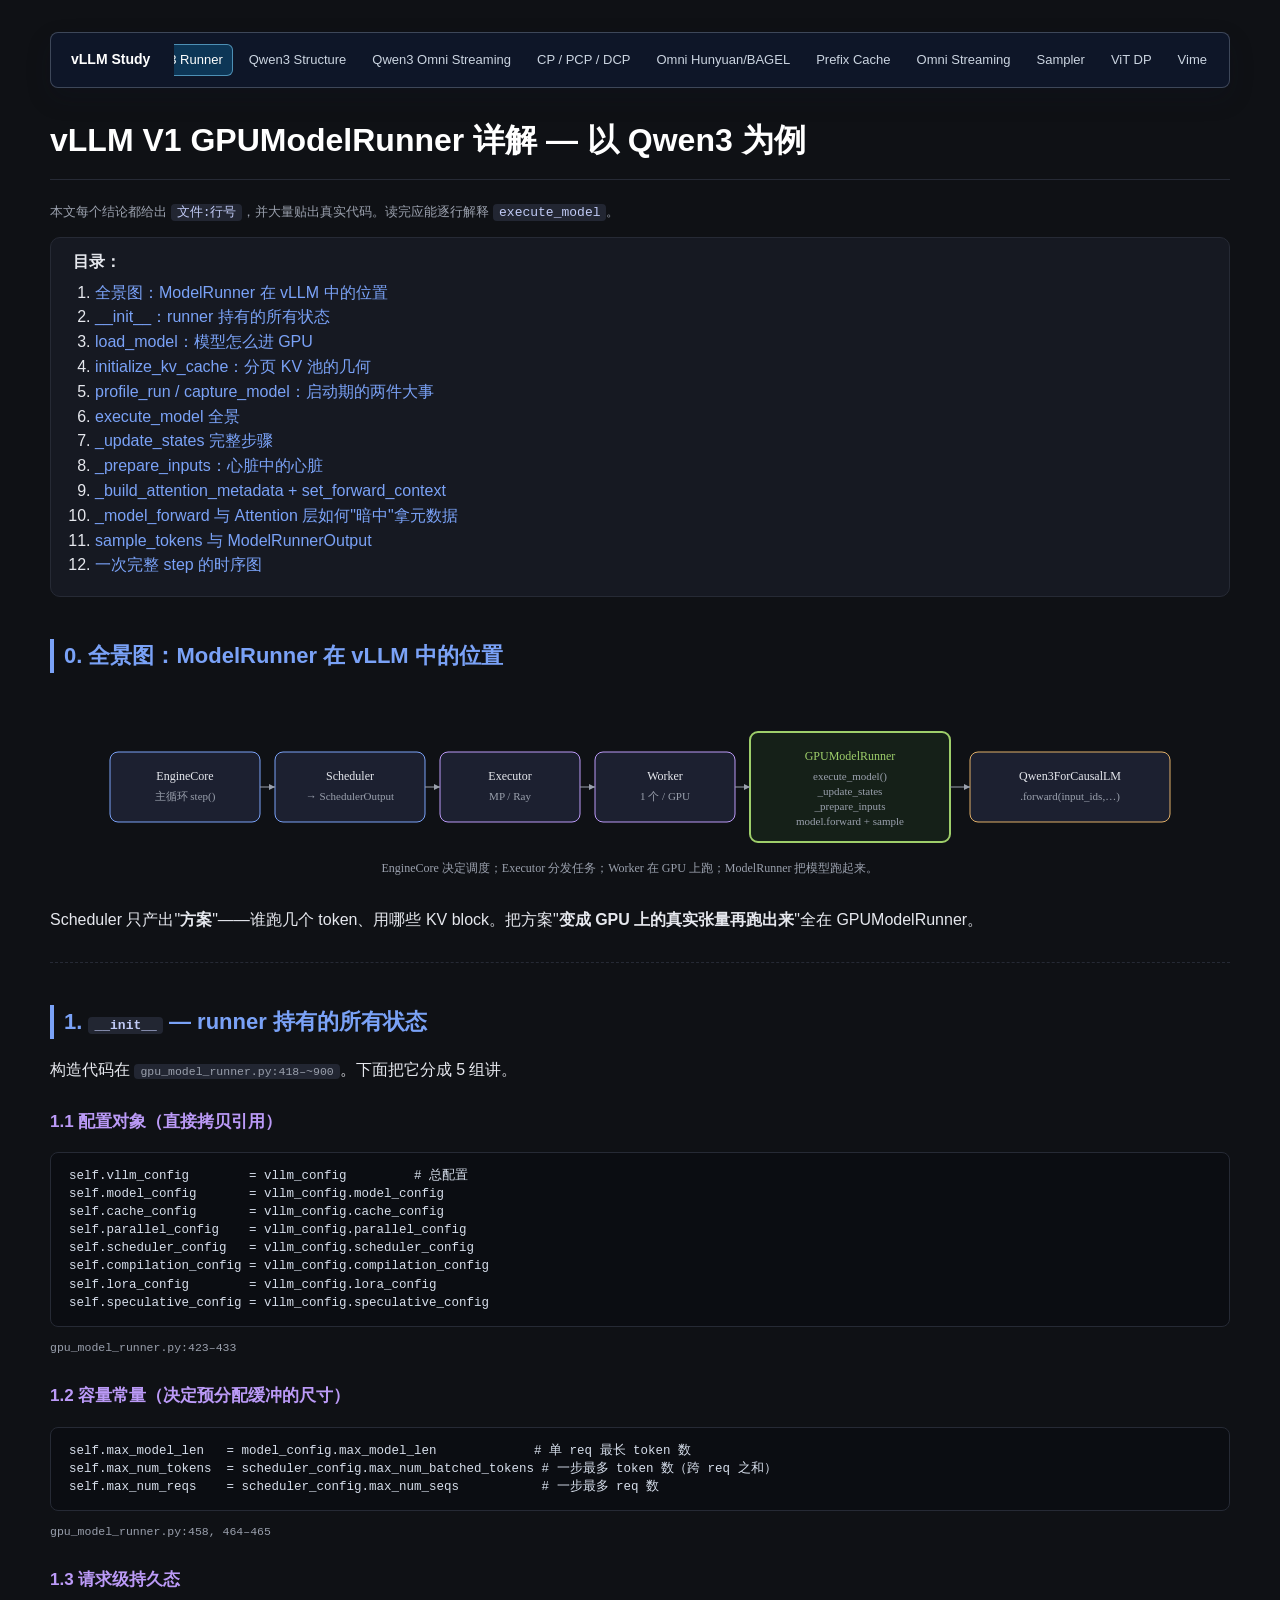
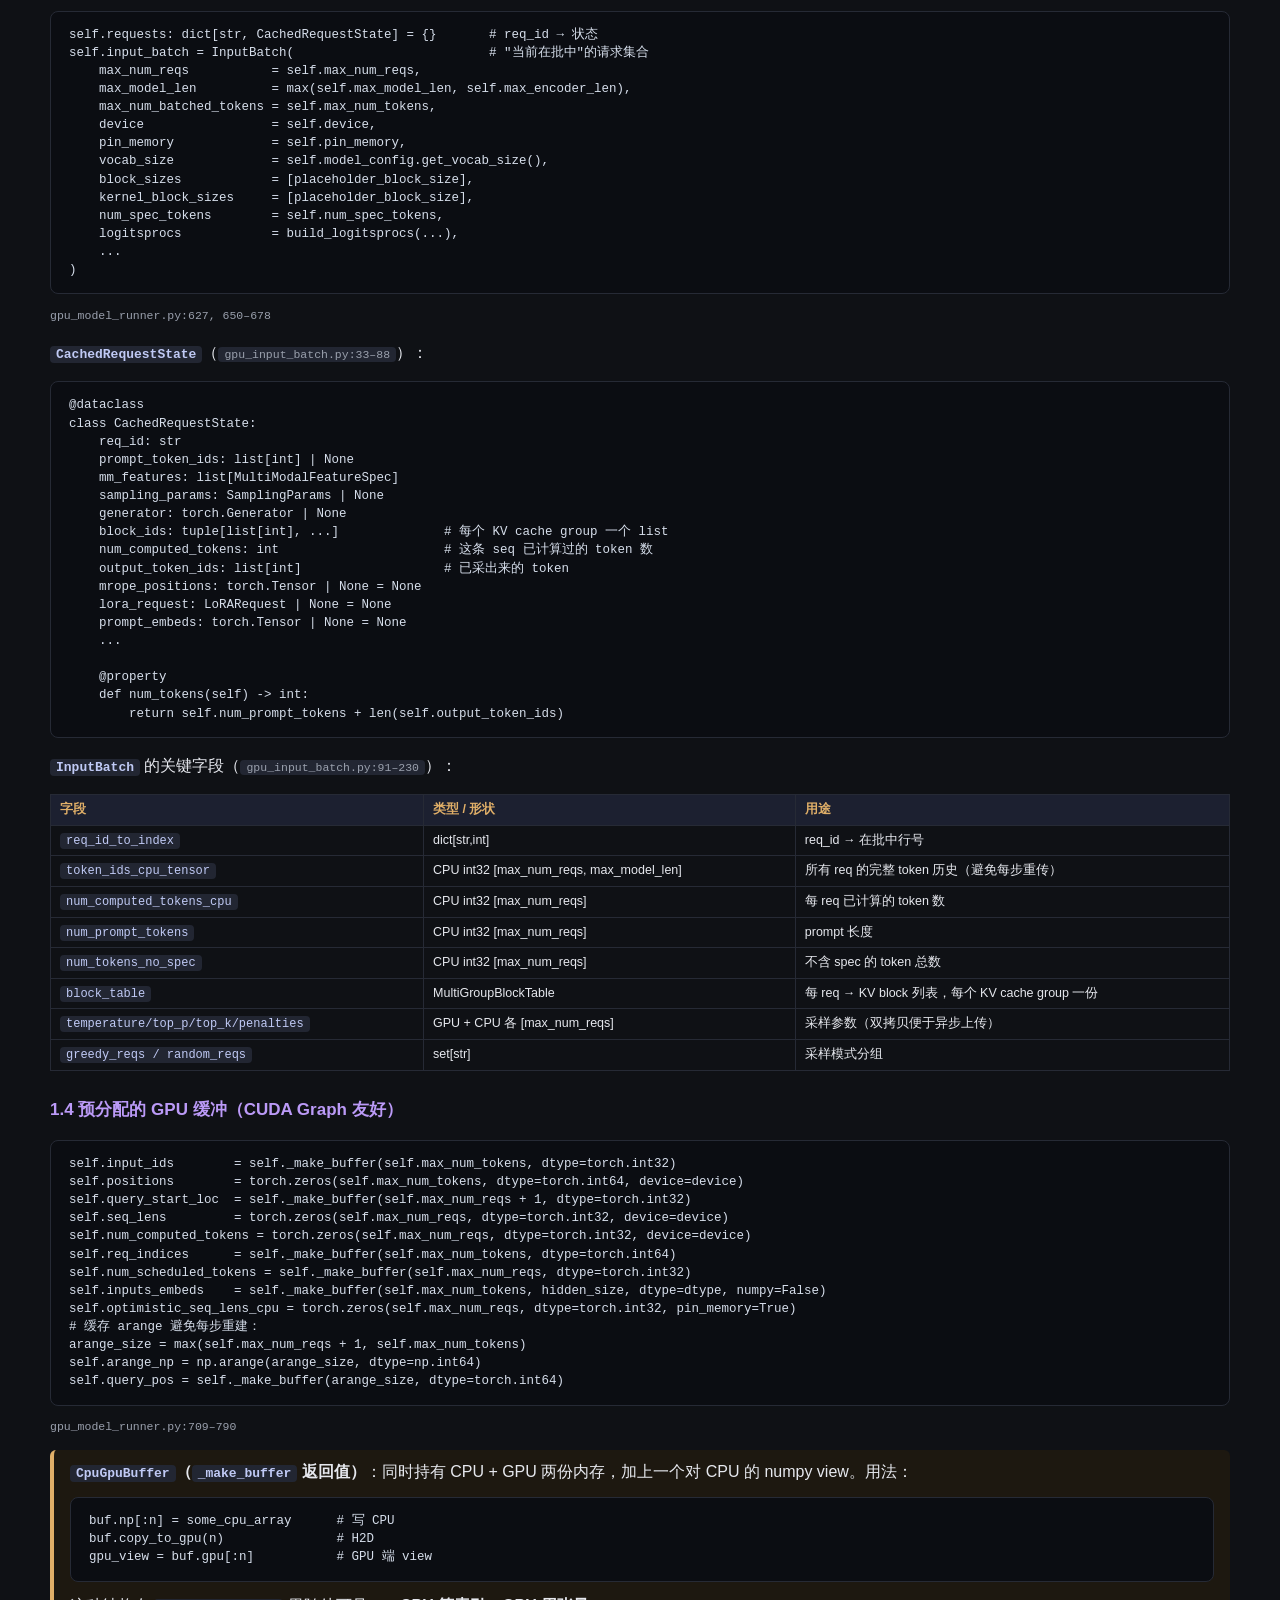
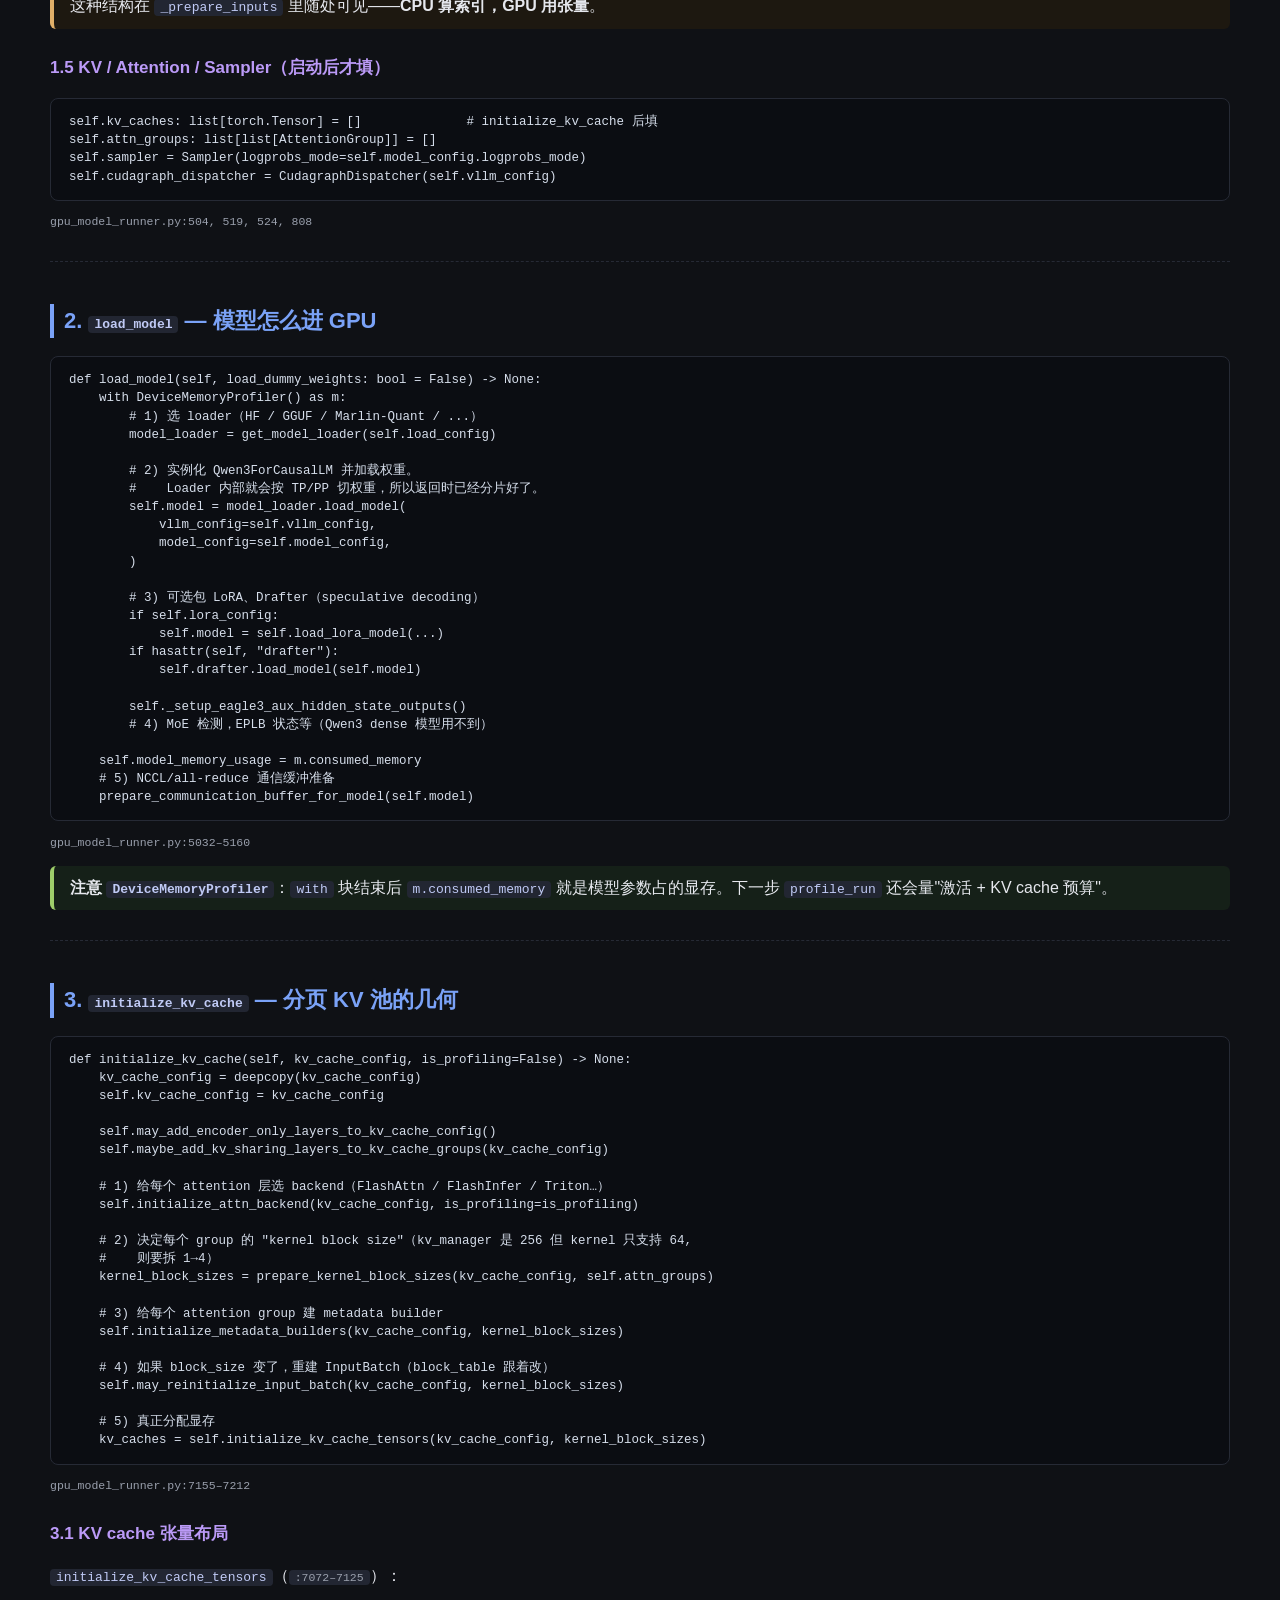
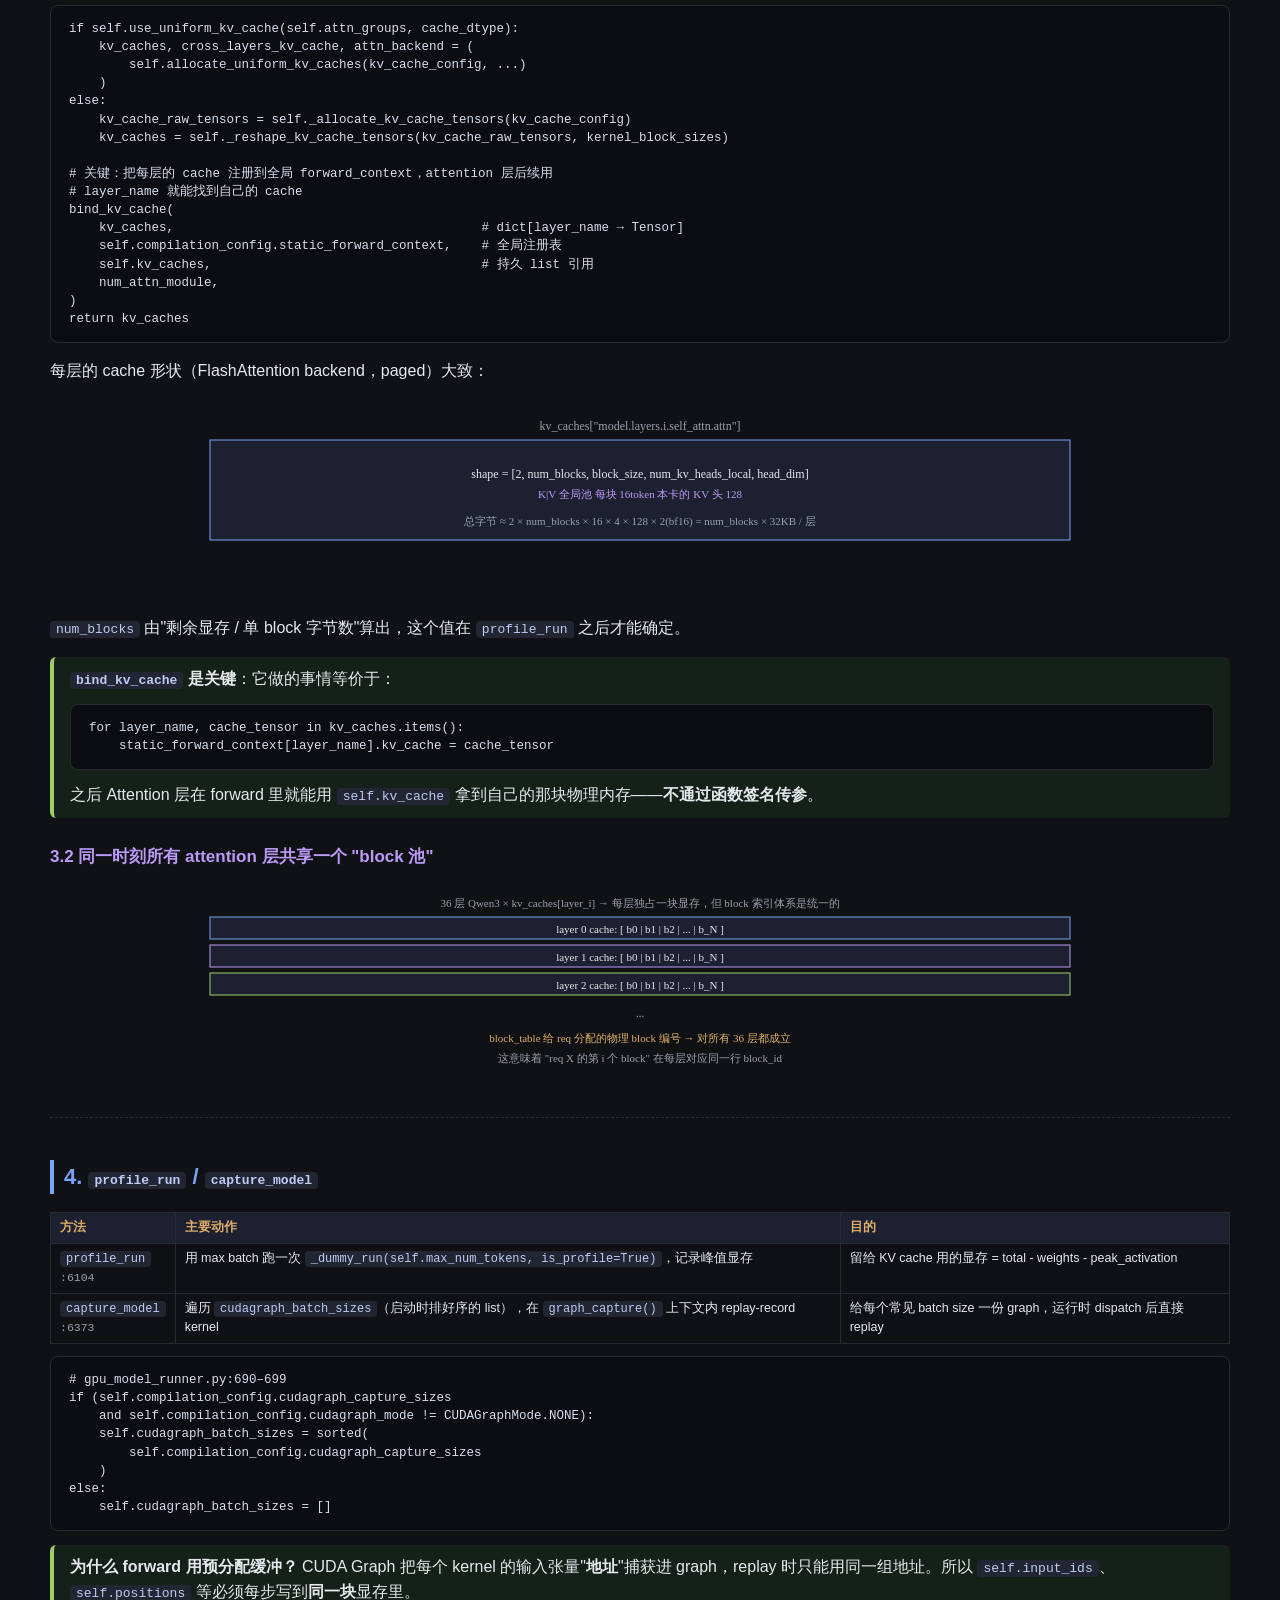
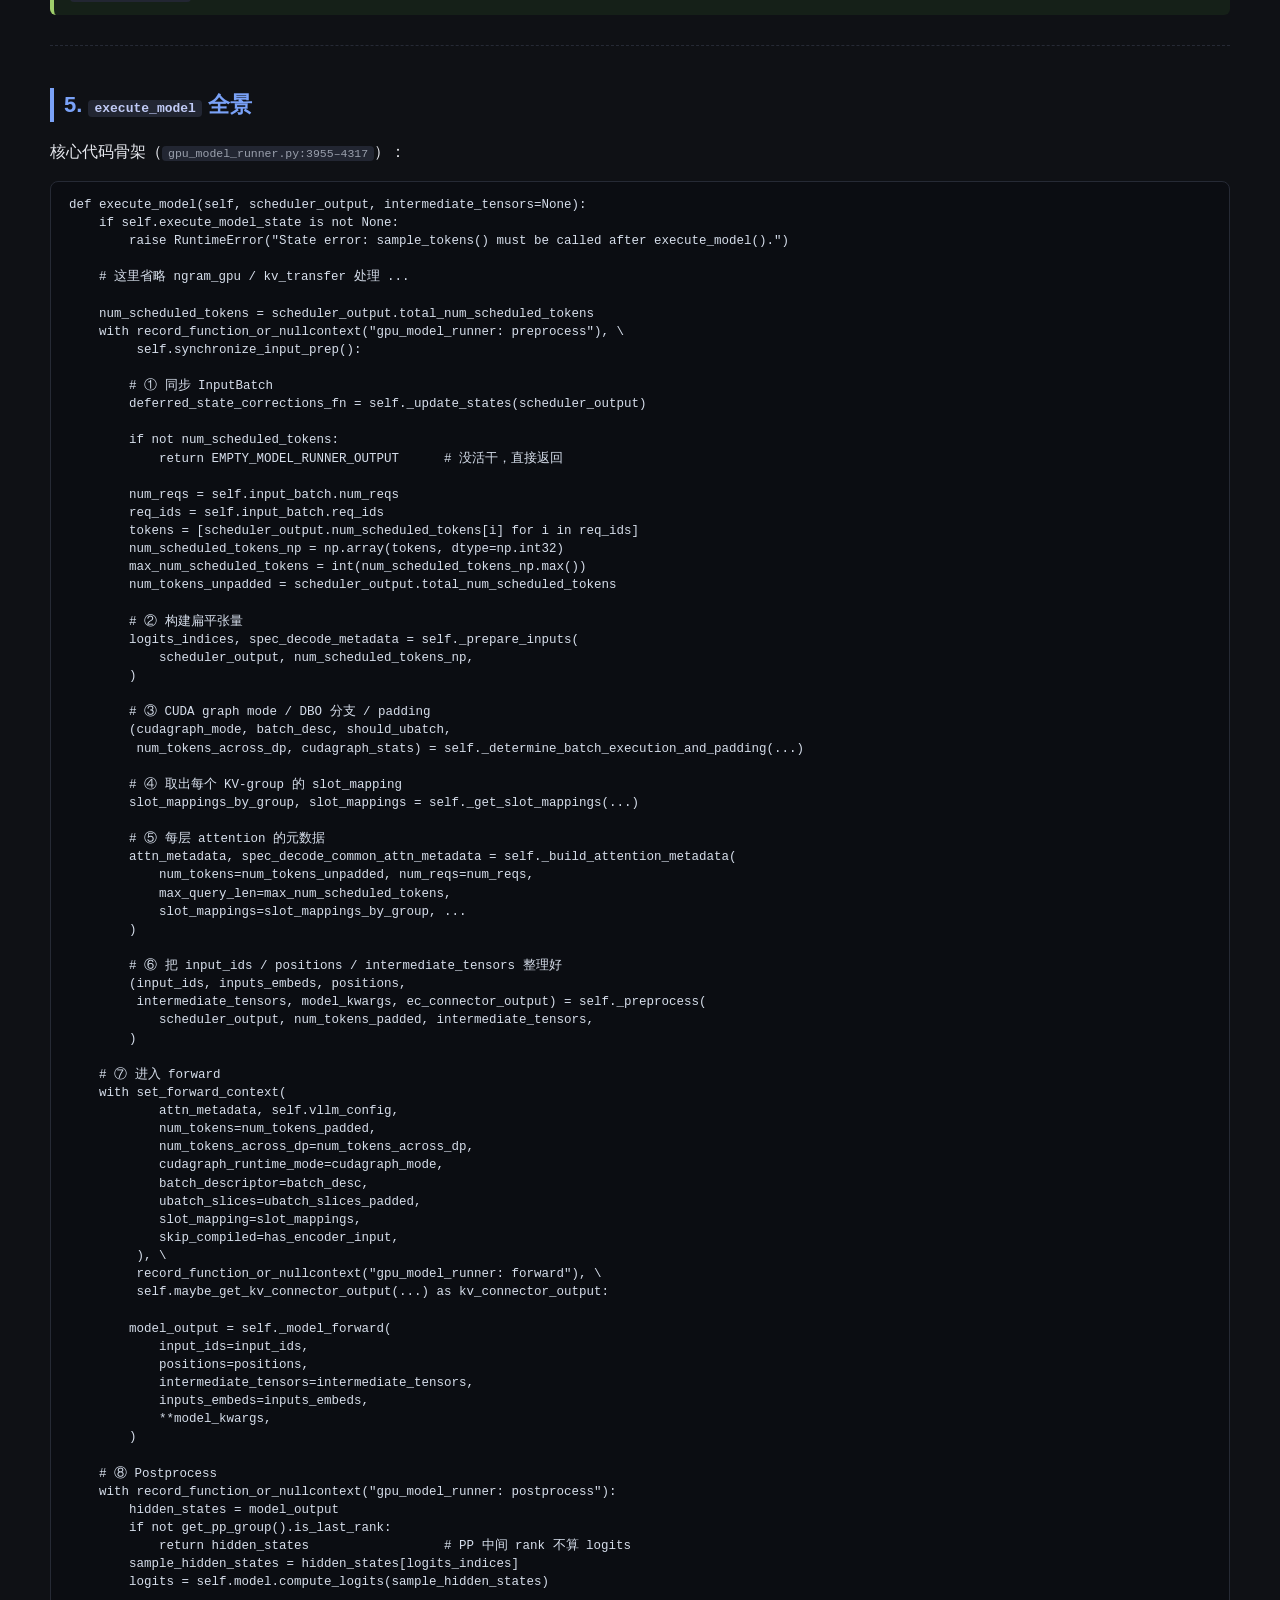
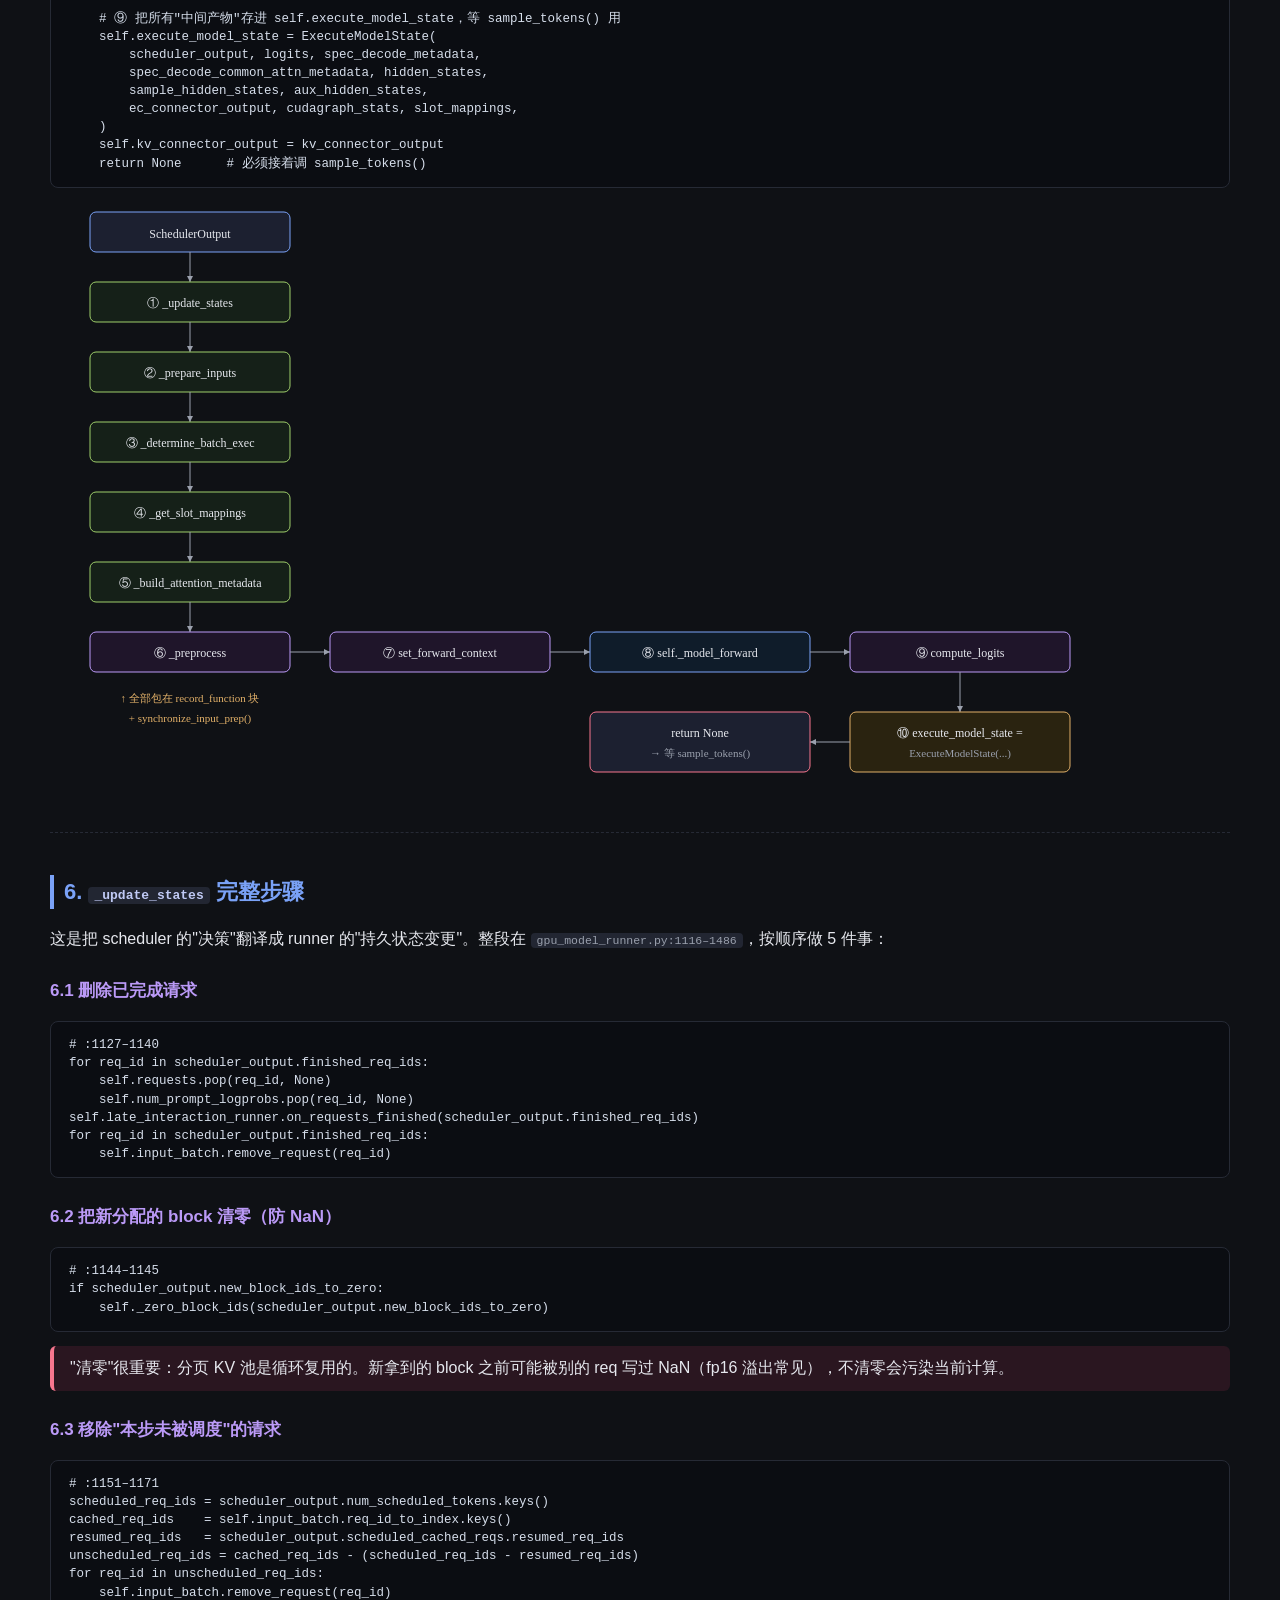
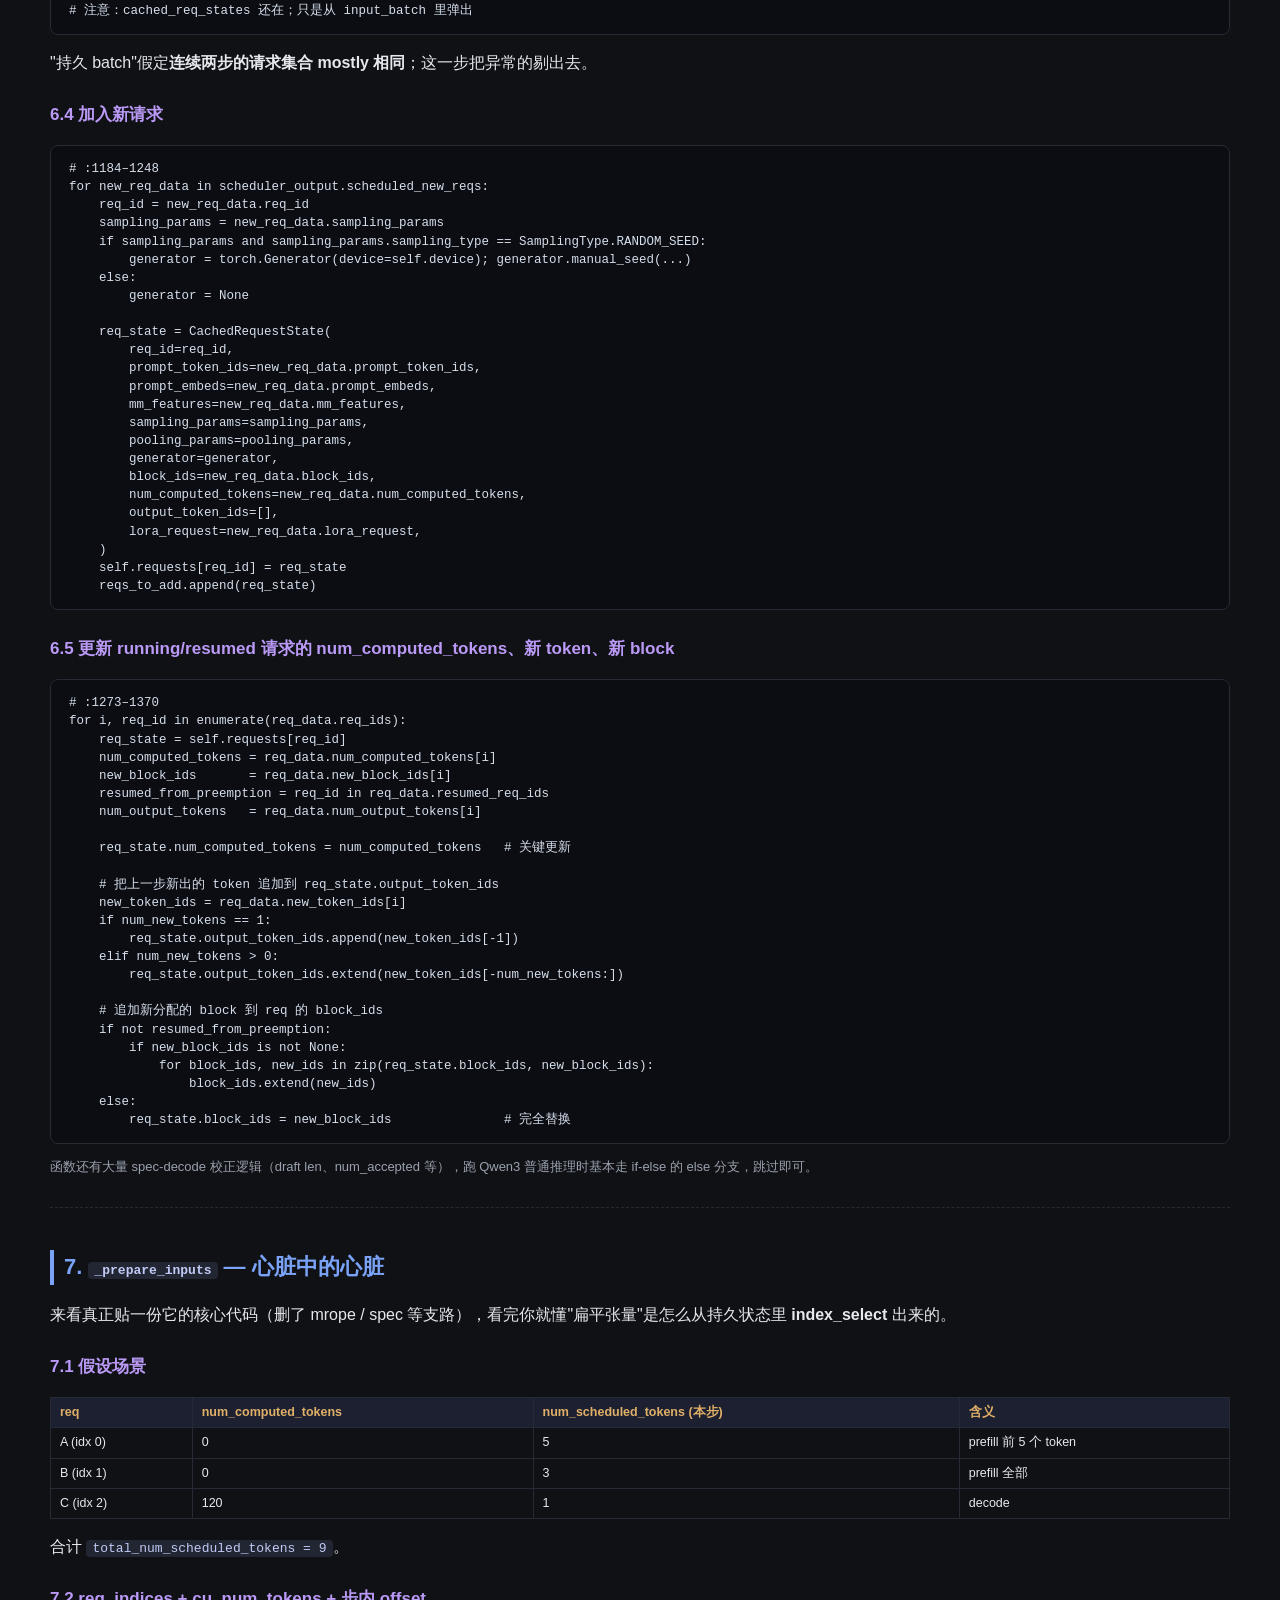
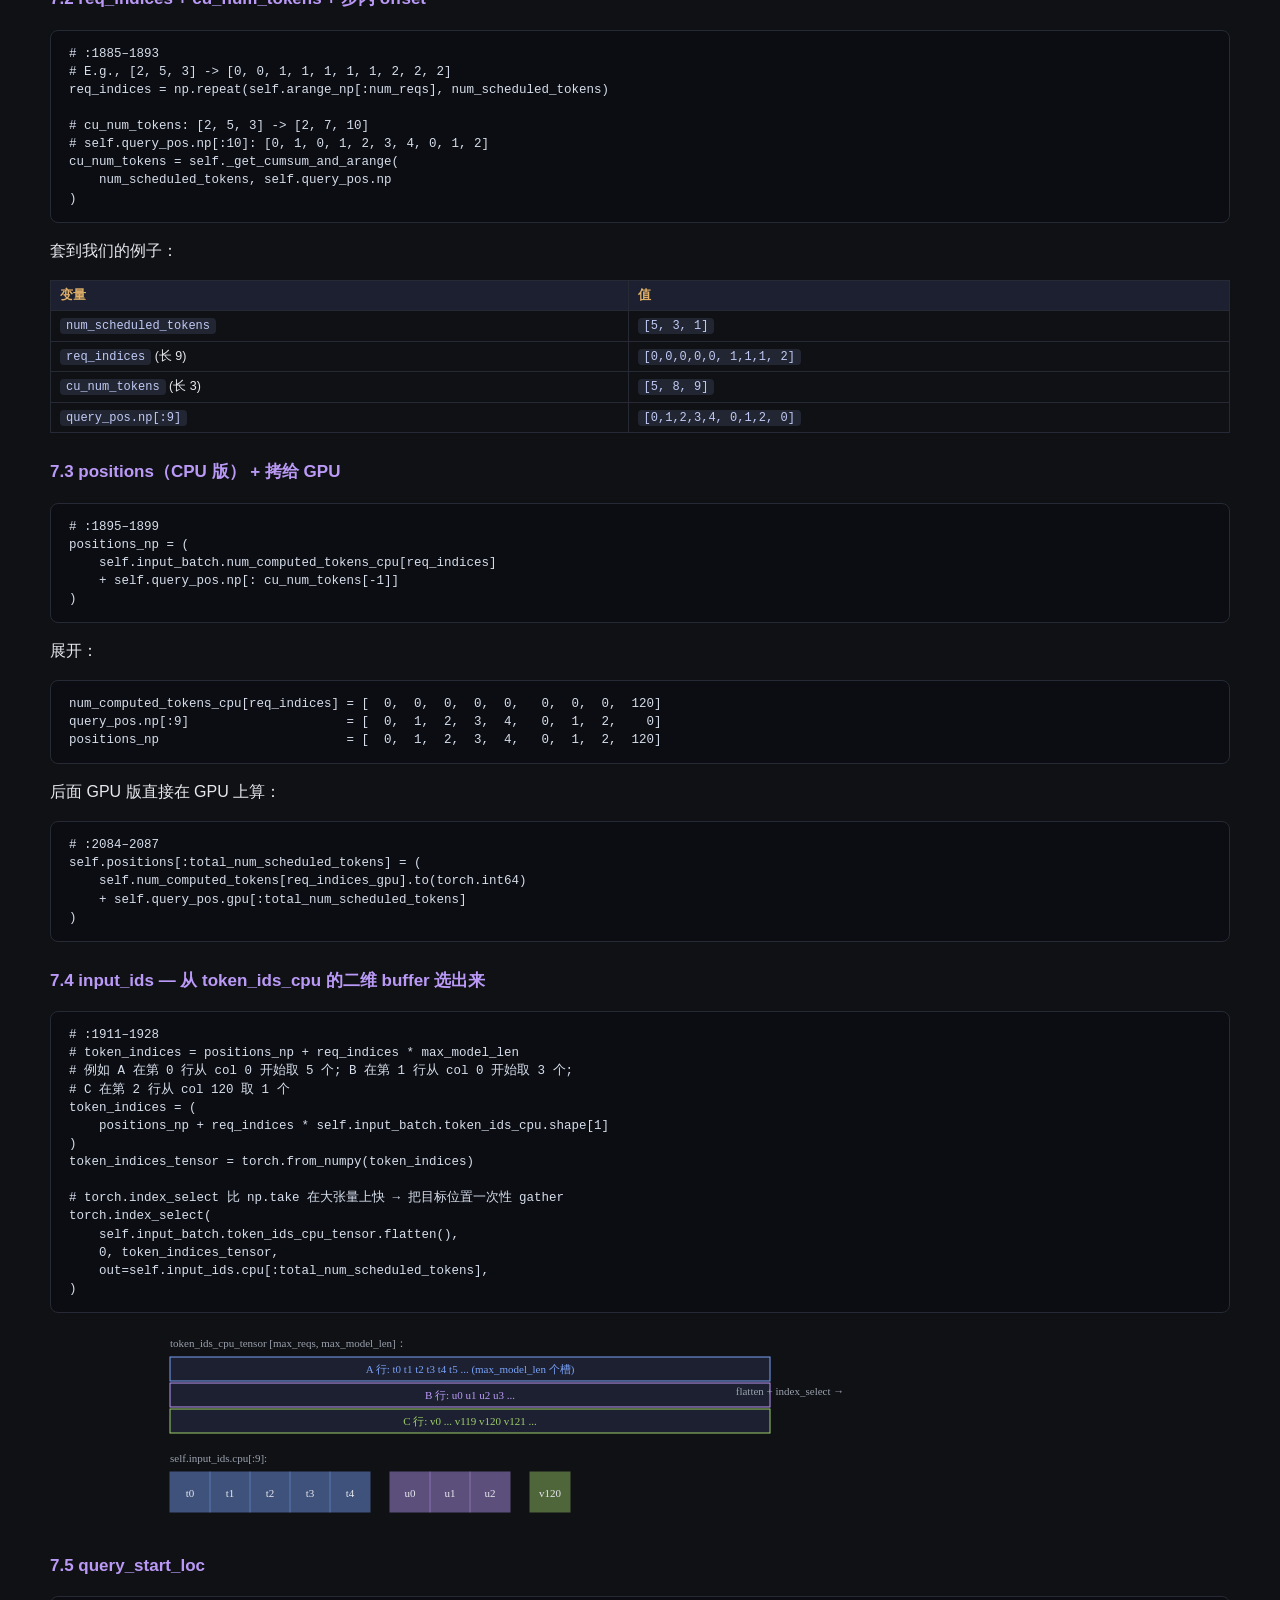
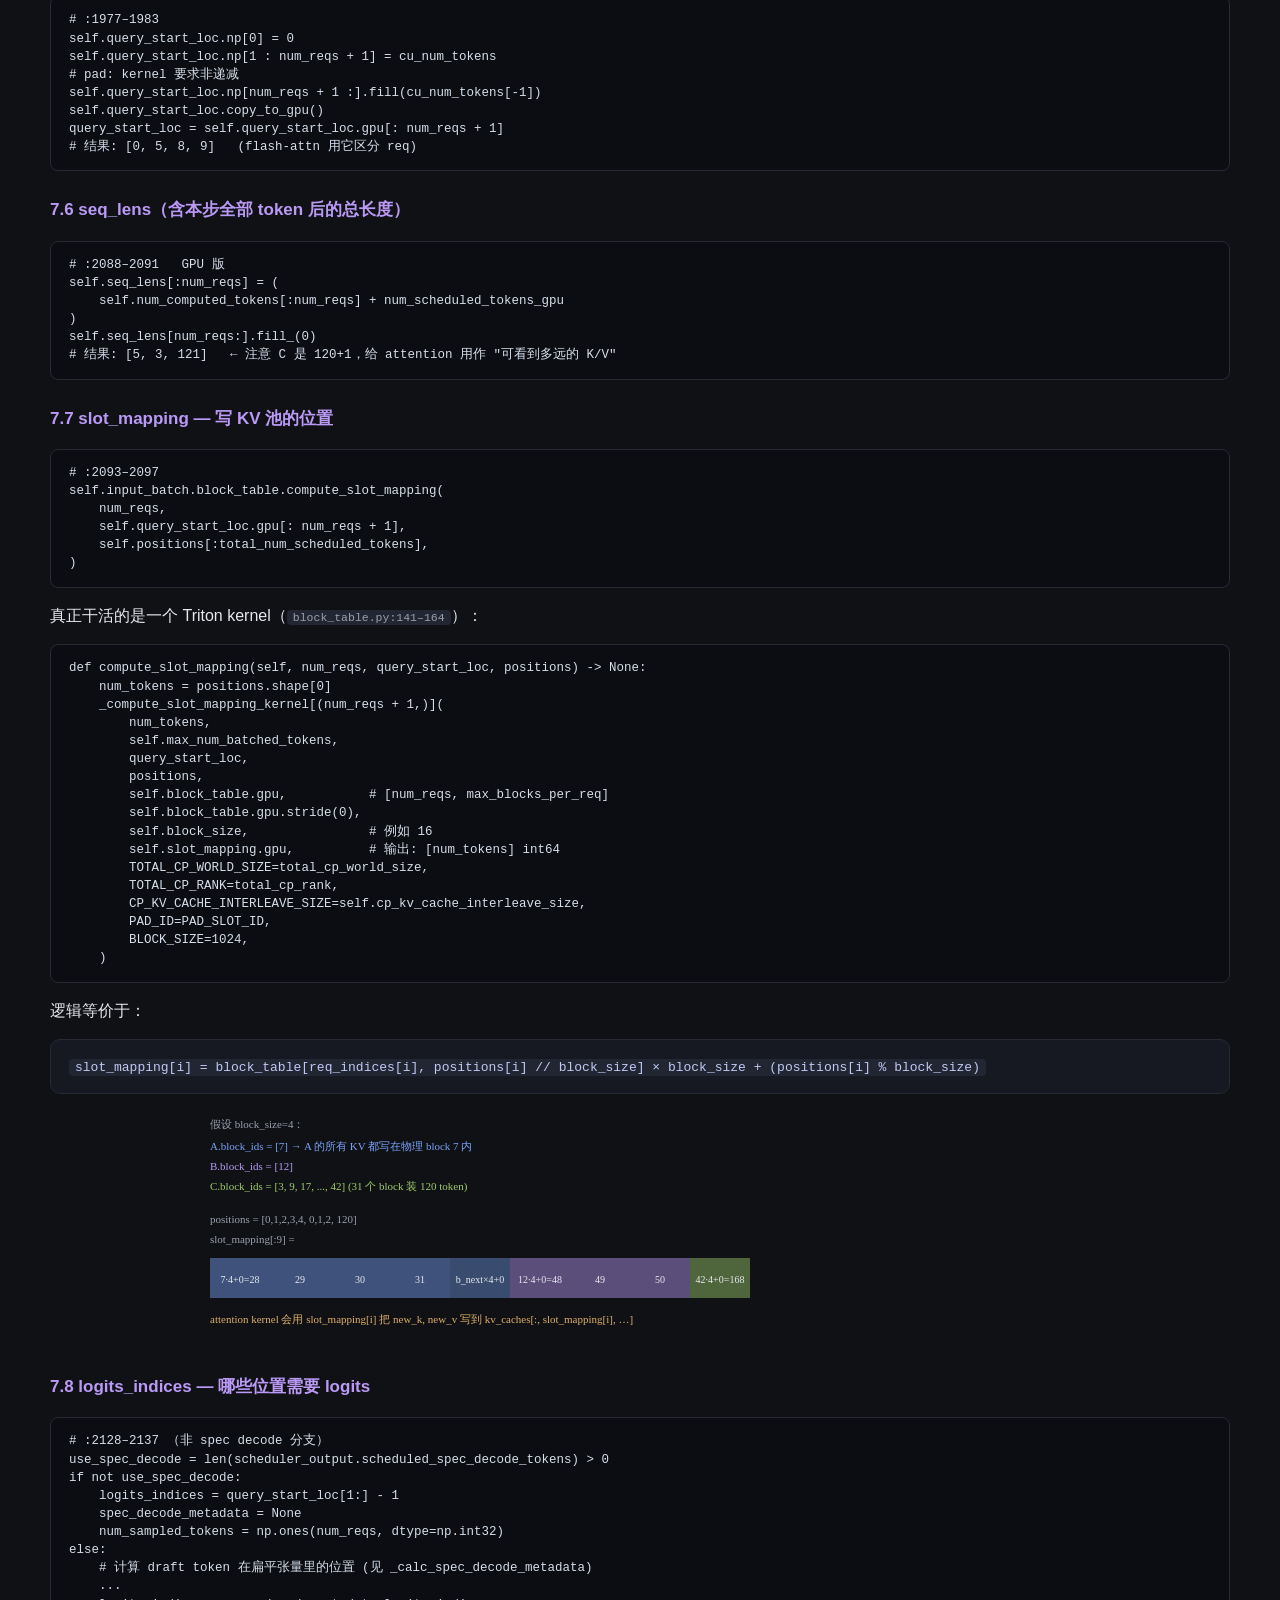
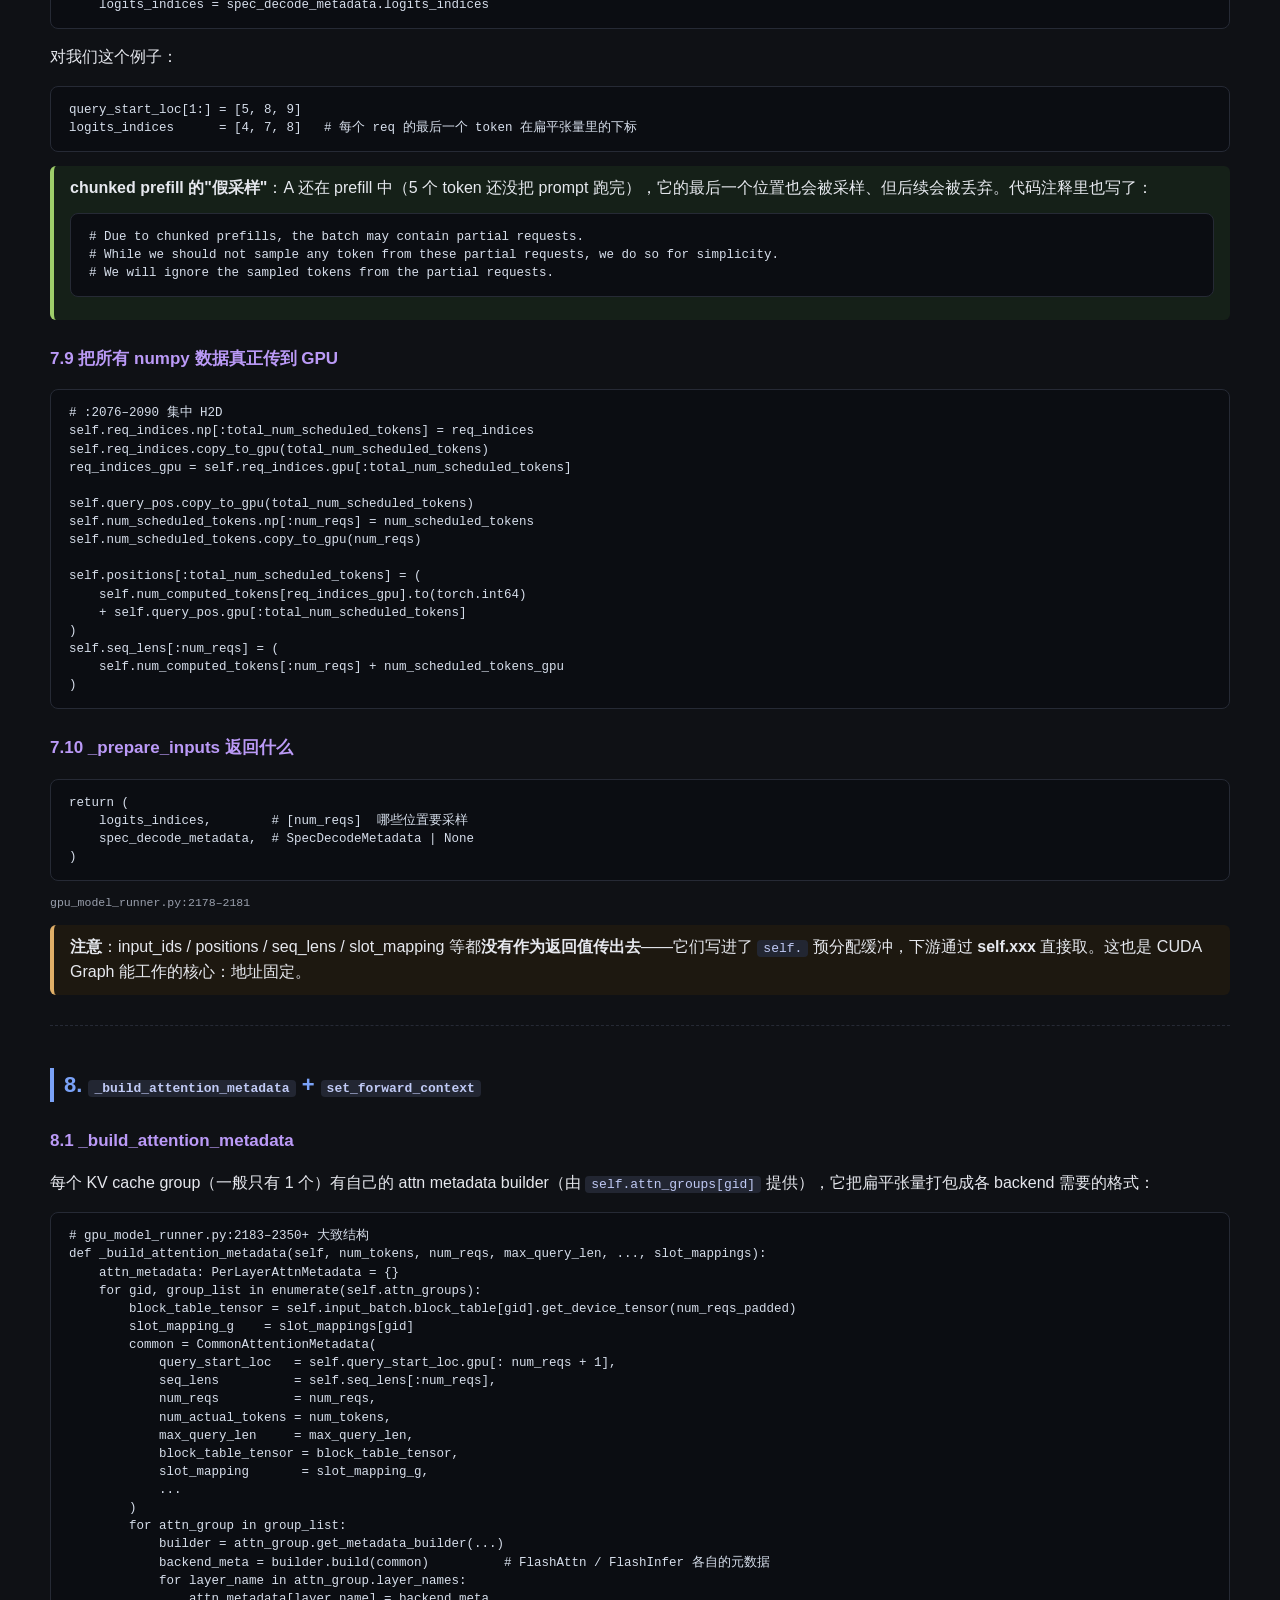
<file: site/qwen3_model_runner.html>
<!DOCTYPE html>
<html lang="zh-CN">
<head>
<meta charset="UTF-8">
<title>vLLM V1 GPUModelRunner 详解 — 以 Qwen3 为例</title>
<style>
  :root{
    --bg:#0f1115; --panel:#161922; --ink:#e6e8ee; --muted:#9aa0ad;
    --acc1:#7aa2f7; --acc2:#bb9af7; --acc3:#9ece6a; --acc4:#f7768e; --acc5:#e0af68;
    --grid:#262a35;
  }
  html,body{background:var(--bg); color:var(--ink); font-family:"Inter","Helvetica Neue",sans-serif; line-height:1.55;}
  body{max-width:1180px; margin:0 auto; padding:32px 24px 96px;}
  h1{font-size:32px; color:#fff; border-bottom:1px solid var(--grid); padding-bottom:14px;}
  h2{margin-top:42px; font-size:22px; color:var(--acc1); border-left:4px solid var(--acc1); padding-left:10px;}
  h3{margin-top:26px; font-size:17px; color:var(--acc2);}
  h4{margin-top:20px; font-size:15px; color:var(--acc5);}
  code,pre{font-family:"JetBrains Mono","Fira Code",monospace;}
  code{background:#222632; padding:1px 6px; border-radius:4px; color:#c0caf5; font-size:13px;}
  pre{background:#0b0d12; border:1px solid var(--grid); border-radius:8px; padding:14px 18px; overflow-x:auto; color:#d6deeb; font-size:12.5px; line-height:1.45;}
  .panel{background:var(--panel); border:1px solid var(--grid); border-radius:10px; padding:14px 18px; margin:14px 0;}
  .note{border-left:4px solid var(--acc3); background:#152018; padding:10px 16px; border-radius:6px; margin:14px 0;}
  .warn{border-left:4px solid var(--acc4); background:#2a1620; padding:10px 16px; border-radius:6px; margin:14px 0;}
  .key{border-left:4px solid var(--acc5); background:#1d1810; padding:10px 16px; border-radius:6px; margin:14px 0;}
  table{width:100%; border-collapse:collapse; margin:8px 0; font-size:12.5px;}
  th,td{border:1px solid var(--grid); padding:5px 9px; text-align:left; vertical-align:top;}
  th{background:#1c2030; color:var(--acc5);}
  td code{font-size:12px;}
  .small{font-size:13px; color:var(--muted);}
  svg{display:block; margin:14px auto;}
  hr{border:none; border-top:1px dashed var(--grid); margin:30px 0;}
  .ref{color:var(--muted); font-size:11.5px; font-family:"JetBrains Mono",monospace;}
  .pill{display:inline-block; padding:1px 7px; border-radius:10px; font-size:11.5px; margin-right:4px; font-family:"JetBrains Mono",monospace;}
  .pill-r{background:#2a1620; color:#f7768e;} .pill-g{background:#152018; color:#9ece6a;}
  .pill-b{background:#0f1c2a; color:#7aa2f7;} .pill-p{background:#1f152a; color:#bb9af7;}
  .pill-y{background:#2a2310; color:#e0af68;}
  .toc{background:var(--panel); border:1px solid var(--grid); border-radius:10px; padding:12px 22px; margin:14px 0;}
  .toc ol{margin:6px 0; padding-left:22px;}
  .toc a{color:var(--acc1); text-decoration:none;}
  .toc a:hover{text-decoration:underline;}
  .cap{text-align:center; font-size:12px; color:var(--muted); margin-top:-8px;}
</style>
<link rel="stylesheet" href="./nav.css">
</head>
<body>
<nav class="study-topnav" aria-label="Study note navigation">
  <a class="study-topnav__brand" href="./">vLLM Study</a>
  <div class="study-topnav__links">
    <a class="study-topnav__link" href="./">DeepSeek V3 FusedMoE</a>
    <a class="study-topnav__link" href="./qwen3_model_runner.html" aria-current="page">Qwen3 Runner</a>
    <a class="study-topnav__link" href="./qwen3_structure.html">Qwen3 Structure</a>
    <a class="study-topnav__link" href="./vllm_cp_pcp_dcp.html">CP / PCP / DCP</a>
    <a class="study-topnav__link" href="./vllm_prefix_cache.html">Prefix Cache</a>
    <a class="study-topnav__link" href="./vllm_vit_dp.html">ViT DP</a>
    <a class="study-topnav__link" href="./vime_framework.html">Vime</a>
  </div>
</nav>

<h1>vLLM V1 GPUModelRunner 详解 — 以 Qwen3 为例</h1>
<p class="small">本文每个结论都给出 <code>文件:行号</code>，并大量贴出真实代码。读完应能逐行解释 <code>execute_model</code>。</p>

<div class="toc">
<b>目录：</b>
<ol>
<li><a href="#sec0">全景图：ModelRunner 在 vLLM 中的位置</a></li>
<li><a href="#sec1">__init__：runner 持有的所有状态</a></li>
<li><a href="#sec2">load_model：模型怎么进 GPU</a></li>
<li><a href="#sec3">initialize_kv_cache：分页 KV 池的几何</a></li>
<li><a href="#sec4">profile_run / capture_model：启动期的两件大事</a></li>
<li><a href="#sec5">execute_model 全景</a></li>
<li><a href="#sec6">_update_states 完整步骤</a></li>
<li><a href="#sec7">_prepare_inputs：心脏中的心脏</a></li>
<li><a href="#sec8">_build_attention_metadata + set_forward_context</a></li>
<li><a href="#sec9">_model_forward 与 Attention 层如何"暗中"拿元数据</a></li>
<li><a href="#sec10">sample_tokens 与 ModelRunnerOutput</a></li>
<li><a href="#sec11">一次完整 step 的时序图</a></li>
</ol>
</div>

<h2 id="sec0">0. 全景图：ModelRunner 在 vLLM 中的位置</h2>

<svg viewBox="0 0 1100 200" width="100%" style="max-width:1100px">
  <defs>
    <marker id="ar" viewBox="0 0 10 10" refX="10" refY="5" markerWidth="6" markerHeight="6" orient="auto-start-reverse">
      <path d="M0,0 L10,5 L0,10 z" fill="#9aa0ad"/>
    </marker>
  </defs>
  <g font-family="JetBrains Mono" font-size="12" fill="#e6e8ee" text-anchor="middle">
    <rect x="20"  y="60" width="150" height="70" rx="8" fill="#1c2030" stroke="#7aa2f7"/>
    <text x="95" y="88">EngineCore</text>
    <text x="95" y="108" fill="#9aa0ad" font-size="11">主循环 step()</text>

    <rect x="185" y="60" width="150" height="70" rx="8" fill="#1c2030" stroke="#7aa2f7"/>
    <text x="260" y="88">Scheduler</text>
    <text x="260" y="108" fill="#9aa0ad" font-size="11">→ SchedulerOutput</text>

    <rect x="350" y="60" width="140" height="70" rx="8" fill="#1c2030" stroke="#bb9af7"/>
    <text x="420" y="88">Executor</text>
    <text x="420" y="108" fill="#9aa0ad" font-size="11">MP / Ray</text>

    <rect x="505" y="60" width="140" height="70" rx="8" fill="#1c2030" stroke="#bb9af7"/>
    <text x="575" y="88">Worker</text>
    <text x="575" y="108" fill="#9aa0ad" font-size="11">1 个 / GPU</text>

    <rect x="660" y="40" width="200" height="110" rx="8" fill="#152018" stroke="#9ece6a" stroke-width="2"/>
    <text x="760" y="68" fill="#9ece6a">GPUModelRunner</text>
    <text x="760" y="88" fill="#9aa0ad" font-size="11">execute_model()</text>
    <text x="760" y="103" fill="#9aa0ad" font-size="11">_update_states</text>
    <text x="760" y="118" fill="#9aa0ad" font-size="11">_prepare_inputs</text>
    <text x="760" y="133" fill="#9aa0ad" font-size="11">model.forward + sample</text>

    <rect x="880" y="60" width="200" height="70" rx="8" fill="#1c2030" stroke="#e0af68"/>
    <text x="980" y="88">Qwen3ForCausalLM</text>
    <text x="980" y="108" fill="#9aa0ad" font-size="11">.forward(input_ids,…)</text>

    <line x1="170" y1="95" x2="185" y2="95" stroke="#9aa0ad" marker-end="url(#ar)"/>
    <line x1="335" y1="95" x2="350" y2="95" stroke="#9aa0ad" marker-end="url(#ar)"/>
    <line x1="490" y1="95" x2="505" y2="95" stroke="#9aa0ad" marker-end="url(#ar)"/>
    <line x1="645" y1="95" x2="660" y2="95" stroke="#9aa0ad" marker-end="url(#ar)"/>
    <line x1="860" y1="95" x2="880" y2="95" stroke="#9aa0ad" marker-end="url(#ar)"/>

    <text x="540" y="180" fill="#9aa0ad">EngineCore 决定调度；Executor 分发任务；Worker 在 GPU 上跑；ModelRunner 把模型跑起来。</text>
  </g>
</svg>

<p>Scheduler 只产出"<b>方案</b>"——谁跑几个 token、用哪些 KV block。把方案"<b>变成 GPU 上的真实张量再跑出来</b>"全在 GPUModelRunner。</p>

<hr>

<h2 id="sec1">1. <code>__init__</code> — runner 持有的所有状态</h2>

<p>构造代码在 <code class="ref">gpu_model_runner.py:418–~900</code>。下面把它分成 5 组讲。</p>

<h3>1.1 配置对象（直接拷贝引用）</h3>
<pre>self.vllm_config        = vllm_config         # 总配置
self.model_config       = vllm_config.model_config
self.cache_config       = vllm_config.cache_config
self.parallel_config    = vllm_config.parallel_config
self.scheduler_config   = vllm_config.scheduler_config
self.compilation_config = vllm_config.compilation_config
self.lora_config        = vllm_config.lora_config
self.speculative_config = vllm_config.speculative_config</pre>
<p class="ref">gpu_model_runner.py:423–433</p>

<h3>1.2 容量常量（决定预分配缓冲的尺寸）</h3>
<pre>self.max_model_len   = model_config.max_model_len             # 单 req 最长 token 数
self.max_num_tokens  = scheduler_config.max_num_batched_tokens # 一步最多 token 数（跨 req 之和）
self.max_num_reqs    = scheduler_config.max_num_seqs           # 一步最多 req 数</pre>
<p class="ref">gpu_model_runner.py:458, 464–465</p>

<h3>1.3 请求级持久态</h3>

<pre>self.requests: dict[str, CachedRequestState] = {}       # req_id → 状态
self.input_batch = InputBatch(                          # "当前在批中"的请求集合
    max_num_reqs           = self.max_num_reqs,
    max_model_len          = max(self.max_model_len, self.max_encoder_len),
    max_num_batched_tokens = self.max_num_tokens,
    device                 = self.device,
    pin_memory             = self.pin_memory,
    vocab_size             = self.model_config.get_vocab_size(),
    block_sizes            = [placeholder_block_size],
    kernel_block_sizes     = [placeholder_block_size],
    num_spec_tokens        = self.num_spec_tokens,
    logitsprocs            = build_logitsprocs(...),
    ...
)</pre>
<p class="ref">gpu_model_runner.py:627, 650–678</p>

<p><b><code>CachedRequestState</code></b>（<code class="ref">gpu_input_batch.py:33–88</code>）：</p>
<pre>@dataclass
class CachedRequestState:
    req_id: str
    prompt_token_ids: list[int] | None
    mm_features: list[MultiModalFeatureSpec]
    sampling_params: SamplingParams | None
    generator: torch.Generator | None
    block_ids: tuple[list[int], ...]              # 每个 KV cache group 一个 list
    num_computed_tokens: int                      # 这条 seq 已计算过的 token 数
    output_token_ids: list[int]                   # 已采出来的 token
    mrope_positions: torch.Tensor | None = None
    lora_request: LoRARequest | None = None
    prompt_embeds: torch.Tensor | None = None
    ...

    @property
    def num_tokens(self) -> int:
        return self.num_prompt_tokens + len(self.output_token_ids)</pre>

<p><b><code>InputBatch</code></b> 的关键字段（<code class="ref">gpu_input_batch.py:91–230</code>）：</p>
<table>
<tr><th>字段</th><th>类型 / 形状</th><th>用途</th></tr>
<tr><td><code>req_id_to_index</code></td><td>dict[str,int]</td><td>req_id → 在批中行号</td></tr>
<tr><td><code>token_ids_cpu_tensor</code></td><td>CPU int32 [max_num_reqs, max_model_len]</td><td>所有 req 的完整 token 历史（避免每步重传）</td></tr>
<tr><td><code>num_computed_tokens_cpu</code></td><td>CPU int32 [max_num_reqs]</td><td>每 req 已计算的 token 数</td></tr>
<tr><td><code>num_prompt_tokens</code></td><td>CPU int32 [max_num_reqs]</td><td>prompt 长度</td></tr>
<tr><td><code>num_tokens_no_spec</code></td><td>CPU int32 [max_num_reqs]</td><td>不含 spec 的 token 总数</td></tr>
<tr><td><code>block_table</code></td><td>MultiGroupBlockTable</td><td>每 req → KV block 列表，每个 KV cache group 一份</td></tr>
<tr><td><code>temperature/top_p/top_k/penalties</code></td><td>GPU + CPU 各 [max_num_reqs]</td><td>采样参数（双拷贝便于异步上传）</td></tr>
<tr><td><code>greedy_reqs / random_reqs</code></td><td>set[str]</td><td>采样模式分组</td></tr>
</table>

<h3>1.4 预分配的 GPU 缓冲（CUDA Graph 友好）</h3>

<pre>self.input_ids        = self._make_buffer(self.max_num_tokens, dtype=torch.int32)
self.positions        = torch.zeros(self.max_num_tokens, dtype=torch.int64, device=device)
self.query_start_loc  = self._make_buffer(self.max_num_reqs + 1, dtype=torch.int32)
self.seq_lens         = torch.zeros(self.max_num_reqs, dtype=torch.int32, device=device)
self.num_computed_tokens = torch.zeros(self.max_num_reqs, dtype=torch.int32, device=device)
self.req_indices      = self._make_buffer(self.max_num_tokens, dtype=torch.int64)
self.num_scheduled_tokens = self._make_buffer(self.max_num_reqs, dtype=torch.int32)
self.inputs_embeds    = self._make_buffer(self.max_num_tokens, hidden_size, dtype=dtype, numpy=False)
self.optimistic_seq_lens_cpu = torch.zeros(self.max_num_reqs, dtype=torch.int32, pin_memory=True)
# 缓存 arange 避免每步重建：
arange_size = max(self.max_num_reqs + 1, self.max_num_tokens)
self.arange_np = np.arange(arange_size, dtype=np.int64)
self.query_pos = self._make_buffer(arange_size, dtype=torch.int64)</pre>
<p class="ref">gpu_model_runner.py:709–790</p>

<div class="key"><b><code>CpuGpuBuffer</code>（<code>_make_buffer</code> 返回值）</b>：同时持有 CPU + GPU 两份内存，加上一个对 CPU 的 numpy view。用法：
<pre>buf.np[:n] = some_cpu_array      # 写 CPU
buf.copy_to_gpu(n)               # H2D
gpu_view = buf.gpu[:n]           # GPU 端 view</pre>
这种结构在 <code>_prepare_inputs</code> 里随处可见——<b>CPU 算索引，GPU 用张量</b>。</div>

<h3>1.5 KV / Attention / Sampler（启动后才填）</h3>
<pre>self.kv_caches: list[torch.Tensor] = []              # initialize_kv_cache 后填
self.attn_groups: list[list[AttentionGroup]] = []
self.sampler = Sampler(logprobs_mode=self.model_config.logprobs_mode)
self.cudagraph_dispatcher = CudagraphDispatcher(self.vllm_config)</pre>
<p class="ref">gpu_model_runner.py:504, 519, 524, 808</p>

<hr>

<h2 id="sec2">2. <code>load_model</code> — 模型怎么进 GPU</h2>

<pre>def load_model(self, load_dummy_weights: bool = False) -> None:
    with DeviceMemoryProfiler() as m:
        # 1) 选 loader（HF / GGUF / Marlin-Quant / ...）
        model_loader = get_model_loader(self.load_config)

        # 2) 实例化 Qwen3ForCausalLM 并加载权重。
        #    Loader 内部就会按 TP/PP 切权重，所以返回时已经分片好了。
        self.model = model_loader.load_model(
            vllm_config=self.vllm_config,
            model_config=self.model_config,
        )

        # 3) 可选包 LoRA、Drafter（speculative decoding）
        if self.lora_config:
            self.model = self.load_lora_model(...)
        if hasattr(self, "drafter"):
            self.drafter.load_model(self.model)

        self._setup_eagle3_aux_hidden_state_outputs()
        # 4) MoE 检测，EPLB 状态等（Qwen3 dense 模型用不到）

    self.model_memory_usage = m.consumed_memory
    # 5) NCCL/all-reduce 通信缓冲准备
    prepare_communication_buffer_for_model(self.model)</pre>
<p class="ref">gpu_model_runner.py:5032–5160</p>

<div class="note"><b>注意 <code>DeviceMemoryProfiler</code></b>：<code>with</code> 块结束后 <code>m.consumed_memory</code> 就是模型参数占的显存。下一步 <code>profile_run</code> 还会量"激活 + KV cache 预算"。</div>

<hr>

<h2 id="sec3">3. <code>initialize_kv_cache</code> — 分页 KV 池的几何</h2>

<pre>def initialize_kv_cache(self, kv_cache_config, is_profiling=False) -> None:
    kv_cache_config = deepcopy(kv_cache_config)
    self.kv_cache_config = kv_cache_config

    self.may_add_encoder_only_layers_to_kv_cache_config()
    self.maybe_add_kv_sharing_layers_to_kv_cache_groups(kv_cache_config)

    # 1) 给每个 attention 层选 backend（FlashAttn / FlashInfer / Triton…）
    self.initialize_attn_backend(kv_cache_config, is_profiling=is_profiling)

    # 2) 决定每个 group 的 "kernel block size"（kv_manager 是 256 但 kernel 只支持 64,
    #    则要拆 1→4）
    kernel_block_sizes = prepare_kernel_block_sizes(kv_cache_config, self.attn_groups)

    # 3) 给每个 attention group 建 metadata builder
    self.initialize_metadata_builders(kv_cache_config, kernel_block_sizes)

    # 4) 如果 block_size 变了，重建 InputBatch（block_table 跟着改）
    self.may_reinitialize_input_batch(kv_cache_config, kernel_block_sizes)

    # 5) 真正分配显存
    kv_caches = self.initialize_kv_cache_tensors(kv_cache_config, kernel_block_sizes)</pre>
<p class="ref">gpu_model_runner.py:7155–7212</p>

<h3>3.1 KV cache 张量布局</h3>

<p><code>initialize_kv_cache_tensors</code>（<code class="ref">:7072–7125</code>）：</p>
<pre>if self.use_uniform_kv_cache(self.attn_groups, cache_dtype):
    kv_caches, cross_layers_kv_cache, attn_backend = (
        self.allocate_uniform_kv_caches(kv_cache_config, ...)
    )
else:
    kv_cache_raw_tensors = self._allocate_kv_cache_tensors(kv_cache_config)
    kv_caches = self._reshape_kv_cache_tensors(kv_cache_raw_tensors, kernel_block_sizes)

# 关键：把每层的 cache 注册到全局 forward_context，attention 层后续用
# layer_name 就能找到自己的 cache
bind_kv_cache(
    kv_caches,                                         # dict[layer_name → Tensor]
    self.compilation_config.static_forward_context,    # 全局注册表
    self.kv_caches,                                    # 持久 list 引用
    num_attn_module,
)
return kv_caches</pre>

<p>每层的 cache 形状（FlashAttention backend，paged）大致：</p>
<svg viewBox="0 0 900 200" width="100%" style="max-width:900px">
  <g font-family="JetBrains Mono" font-size="12" fill="#e6e8ee" text-anchor="middle">
    <rect x="20" y="40" width="860" height="100" fill="#1c2030" stroke="#7aa2f7"/>
    <text x="450" y="30" fill="#9aa0ad">kv_caches["model.layers.i.self_attn.attn"]</text>
    <text x="450" y="78">shape = [2,  num_blocks,  block_size,  num_kv_heads_local,  head_dim]</text>
    <text x="450" y="98" fill="#bb9af7" font-size="11">  K|V       全局池          每块 16token       本卡的 KV 头             128</text>
    <text x="450" y="125" fill="#9aa0ad" font-size="11">总字节 ≈ 2 × num_blocks × 16 × 4 × 128 × 2(bf16) = num_blocks × 32KB / 层</text>
  </g>
</svg>

<p><code>num_blocks</code> 由"剩余显存 / 单 block 字节数"算出，这个值在 <code>profile_run</code> 之后才能确定。</p>

<div class="note"><b><code>bind_kv_cache</code> 是关键</b>：它做的事情等价于：
<pre>for layer_name, cache_tensor in kv_caches.items():
    static_forward_context[layer_name].kv_cache = cache_tensor</pre>
之后 Attention 层在 forward 里就能用 <code>self.kv_cache</code> 拿到自己的那块物理内存——<b>不通过函数签名传参</b>。</div>

<h3>3.2 同一时刻所有 attention 层共享一个 "block 池"</h3>

<svg viewBox="0 0 900 200" width="100%" style="max-width:900px">
  <g font-family="JetBrains Mono" font-size="11" fill="#e6e8ee" text-anchor="middle">
    <text x="450" y="20" fill="#9aa0ad">36 层 Qwen3 × kv_caches[layer_i] → 每层独占一块显存，但 block 索引体系是统一的</text>
    <rect x="20" y="30" width="860" height="22" fill="#1c2030" stroke="#7aa2f7"/>
    <text x="450" y="46">layer 0 cache:  [ b0 | b1 | b2 | ... | b_N ]</text>
    <rect x="20" y="58" width="860" height="22" fill="#1c2030" stroke="#bb9af7"/>
    <text x="450" y="74">layer 1 cache:  [ b0 | b1 | b2 | ... | b_N ]</text>
    <rect x="20" y="86" width="860" height="22" fill="#1c2030" stroke="#9ece6a"/>
    <text x="450" y="102">layer 2 cache:  [ b0 | b1 | b2 | ... | b_N ]</text>
    <text x="450" y="130" fill="#9aa0ad">...</text>
    <text x="450" y="155" fill="#e0af68">block_table 给 req 分配的物理 block 编号 → 对所有 36 层都成立</text>
    <text x="450" y="175" fill="#9aa0ad">这意味着 "req X 的第 i 个 block" 在每层对应同一行 block_id</text>
  </g>
</svg>

<hr>

<h2 id="sec4">4. <code>profile_run</code> / <code>capture_model</code></h2>

<table>
<tr><th>方法</th><th>主要动作</th><th>目的</th></tr>
<tr><td><code>profile_run</code><br><span class="ref">:6104</span></td>
    <td>用 max batch 跑一次 <code>_dummy_run(self.max_num_tokens, is_profile=True)</code>，记录峰值显存</td>
    <td>留给 KV cache 用的显存 = total - weights - peak_activation</td></tr>
<tr><td><code>capture_model</code><br><span class="ref">:6373</span></td>
    <td>遍历 <code>cudagraph_batch_sizes</code>（启动时排好序的 list），在 <code>graph_capture()</code> 上下文内 replay-record kernel</td>
    <td>给每个常见 batch size 一份 graph，运行时 dispatch 后直接 replay</td></tr>
</table>

<pre># gpu_model_runner.py:690–699
if (self.compilation_config.cudagraph_capture_sizes
    and self.compilation_config.cudagraph_mode != CUDAGraphMode.NONE):
    self.cudagraph_batch_sizes = sorted(
        self.compilation_config.cudagraph_capture_sizes
    )
else:
    self.cudagraph_batch_sizes = []</pre>

<div class="note"><b>为什么 forward 用预分配缓冲？</b> CUDA Graph 把每个 kernel 的输入张量"<b>地址</b>"捕获进 graph，replay 时只能用同一组地址。所以 <code>self.input_ids</code>、<code>self.positions</code> 等必须每步写到<b>同一块</b>显存里。</div>

<hr>

<h2 id="sec5">5. <code>execute_model</code> 全景</h2>

<p>核心代码骨架（<code class="ref">gpu_model_runner.py:3955–4317</code>）：</p>

<pre>def execute_model(self, scheduler_output, intermediate_tensors=None):
    if self.execute_model_state is not None:
        raise RuntimeError("State error: sample_tokens() must be called after execute_model().")

    # 这里省略 ngram_gpu / kv_transfer 处理 ...

    num_scheduled_tokens = scheduler_output.total_num_scheduled_tokens
    with record_function_or_nullcontext("gpu_model_runner: preprocess"), \
         self.synchronize_input_prep():

        # ① 同步 InputBatch
        deferred_state_corrections_fn = self._update_states(scheduler_output)

        if not num_scheduled_tokens:
            return EMPTY_MODEL_RUNNER_OUTPUT      # 没活干，直接返回

        num_reqs = self.input_batch.num_reqs
        req_ids = self.input_batch.req_ids
        tokens = [scheduler_output.num_scheduled_tokens[i] for i in req_ids]
        num_scheduled_tokens_np = np.array(tokens, dtype=np.int32)
        max_num_scheduled_tokens = int(num_scheduled_tokens_np.max())
        num_tokens_unpadded = scheduler_output.total_num_scheduled_tokens

        # ② 构建扁平张量
        logits_indices, spec_decode_metadata = self._prepare_inputs(
            scheduler_output, num_scheduled_tokens_np,
        )

        # ③ CUDA graph mode / DBO 分支 / padding
        (cudagraph_mode, batch_desc, should_ubatch,
         num_tokens_across_dp, cudagraph_stats) = self._determine_batch_execution_and_padding(...)

        # ④ 取出每个 KV-group 的 slot_mapping
        slot_mappings_by_group, slot_mappings = self._get_slot_mappings(...)

        # ⑤ 每层 attention 的元数据
        attn_metadata, spec_decode_common_attn_metadata = self._build_attention_metadata(
            num_tokens=num_tokens_unpadded, num_reqs=num_reqs,
            max_query_len=max_num_scheduled_tokens,
            slot_mappings=slot_mappings_by_group, ...
        )

        # ⑥ 把 input_ids / positions / intermediate_tensors 整理好
        (input_ids, inputs_embeds, positions,
         intermediate_tensors, model_kwargs, ec_connector_output) = self._preprocess(
            scheduler_output, num_tokens_padded, intermediate_tensors,
        )

    # ⑦ 进入 forward
    with set_forward_context(
            attn_metadata, self.vllm_config,
            num_tokens=num_tokens_padded,
            num_tokens_across_dp=num_tokens_across_dp,
            cudagraph_runtime_mode=cudagraph_mode,
            batch_descriptor=batch_desc,
            ubatch_slices=ubatch_slices_padded,
            slot_mapping=slot_mappings,
            skip_compiled=has_encoder_input,
         ), \
         record_function_or_nullcontext("gpu_model_runner: forward"), \
         self.maybe_get_kv_connector_output(...) as kv_connector_output:

        model_output = self._model_forward(
            input_ids=input_ids,
            positions=positions,
            intermediate_tensors=intermediate_tensors,
            inputs_embeds=inputs_embeds,
            **model_kwargs,
        )

    # ⑧ Postprocess
    with record_function_or_nullcontext("gpu_model_runner: postprocess"):
        hidden_states = model_output
        if not get_pp_group().is_last_rank:
            return hidden_states                  # PP 中间 rank 不算 logits
        sample_hidden_states = hidden_states[logits_indices]
        logits = self.model.compute_logits(sample_hidden_states)

    # ⑨ 把所有"中间产物"存进 self.execute_model_state，等 sample_tokens() 用
    self.execute_model_state = ExecuteModelState(
        scheduler_output, logits, spec_decode_metadata,
        spec_decode_common_attn_metadata, hidden_states,
        sample_hidden_states, aux_hidden_states,
        ec_connector_output, cudagraph_stats, slot_mappings,
    )
    self.kv_connector_output = kv_connector_output
    return None      # 必须接着调 sample_tokens()</pre>

<svg viewBox="0 0 1140 600" width="100%" style="max-width:1140px">
  <defs>
    <marker id="ar3" viewBox="0 0 10 10" refX="10" refY="5" markerWidth="6" markerHeight="6" orient="auto-start-reverse">
      <path d="M0,0 L10,5 L0,10 z" fill="#9aa0ad"/>
    </marker>
  </defs>
  <g font-family="JetBrains Mono" font-size="12" fill="#e6e8ee" text-anchor="middle">
    <rect x="20" y="10" width="200" height="40" rx="6" fill="#1c2030" stroke="#7aa2f7"/>
    <text x="120" y="36">SchedulerOutput</text>

    <line x1="120" y1="50" x2="120" y2="80" stroke="#9aa0ad" marker-end="url(#ar3)"/>

    <rect x="20" y="80" width="200" height="40" rx="6" fill="#152018" stroke="#9ece6a"/>
    <text x="120" y="105">① _update_states</text>

    <line x1="120" y1="120" x2="120" y2="150" stroke="#9aa0ad" marker-end="url(#ar3)"/>

    <rect x="20" y="150" width="200" height="40" rx="6" fill="#152018" stroke="#9ece6a"/>
    <text x="120" y="175">② _prepare_inputs</text>

    <line x1="120" y1="190" x2="120" y2="220" stroke="#9aa0ad" marker-end="url(#ar3)"/>

    <rect x="20" y="220" width="200" height="40" rx="6" fill="#152018" stroke="#9ece6a"/>
    <text x="120" y="245">③ _determine_batch_exec</text>

    <line x1="120" y1="260" x2="120" y2="290" stroke="#9aa0ad" marker-end="url(#ar3)"/>

    <rect x="20" y="290" width="200" height="40" rx="6" fill="#152018" stroke="#9ece6a"/>
    <text x="120" y="315">④ _get_slot_mappings</text>

    <line x1="120" y1="330" x2="120" y2="360" stroke="#9aa0ad" marker-end="url(#ar3)"/>

    <rect x="20" y="360" width="200" height="40" rx="6" fill="#152018" stroke="#9ece6a"/>
    <text x="120" y="385">⑤ _build_attention_metadata</text>

    <line x1="120" y1="400" x2="120" y2="430" stroke="#9aa0ad" marker-end="url(#ar3)"/>

    <rect x="20" y="430" width="200" height="40" rx="6" fill="#1f152a" stroke="#bb9af7"/>
    <text x="120" y="455">⑥ _preprocess</text>

    <line x1="220" y1="450" x2="260" y2="450" stroke="#9aa0ad" marker-end="url(#ar3)"/>

    <rect x="260" y="430" width="220" height="40" rx="6" fill="#1f152a" stroke="#bb9af7"/>
    <text x="370" y="455">⑦ set_forward_context</text>

    <line x1="480" y1="450" x2="520" y2="450" stroke="#9aa0ad" marker-end="url(#ar3)"/>

    <rect x="520" y="430" width="220" height="40" rx="6" fill="#0f1c2a" stroke="#7aa2f7"/>
    <text x="630" y="455">⑧ self._model_forward</text>

    <line x1="740" y1="450" x2="780" y2="450" stroke="#9aa0ad" marker-end="url(#ar3)"/>

    <rect x="780" y="430" width="220" height="40" rx="6" fill="#1f152a" stroke="#bb9af7"/>
    <text x="890" y="455">⑨ compute_logits</text>

    <line x1="890" y1="470" x2="890" y2="510" stroke="#9aa0ad" marker-end="url(#ar3)"/>

    <rect x="780" y="510" width="220" height="60" rx="6" fill="#2a2310" stroke="#e0af68"/>
    <text x="890" y="535">⑩ execute_model_state =</text>
    <text x="890" y="555" font-size="11" fill="#9aa0ad">ExecuteModelState(...)</text>

    <line x1="780" y1="540" x2="740" y2="540" stroke="#9aa0ad" marker-end="url(#ar3)"/>

    <rect x="520" y="510" width="220" height="60" rx="6" fill="#1c2030" stroke="#f7768e"/>
    <text x="630" y="535">return None</text>
    <text x="630" y="555" font-size="11" fill="#9aa0ad">→ 等 sample_tokens()</text>

    <text x="120" y="500" fill="#e0af68" font-size="11">↑ 全部包在 record_function 块</text>
    <text x="120" y="520" fill="#e0af68" font-size="11">  + synchronize_input_prep()</text>
  </g>
</svg>

<hr>

<h2 id="sec6">6. <code>_update_states</code> 完整步骤</h2>

<p>这是把 scheduler 的"决策"翻译成 runner 的"持久状态变更"。整段在 <code class="ref">gpu_model_runner.py:1116–1486</code>，按顺序做 5 件事：</p>

<h3>6.1 删除已完成请求</h3>
<pre># :1127–1140
for req_id in scheduler_output.finished_req_ids:
    self.requests.pop(req_id, None)
    self.num_prompt_logprobs.pop(req_id, None)
self.late_interaction_runner.on_requests_finished(scheduler_output.finished_req_ids)
for req_id in scheduler_output.finished_req_ids:
    self.input_batch.remove_request(req_id)</pre>

<h3>6.2 把新分配的 block 清零（防 NaN）</h3>
<pre># :1144–1145
if scheduler_output.new_block_ids_to_zero:
    self._zero_block_ids(scheduler_output.new_block_ids_to_zero)</pre>

<div class="warn">"清零"很重要：分页 KV 池是循环复用的。新拿到的 block 之前可能被别的 req 写过 NaN（fp16 溢出常见），不清零会污染当前计算。</div>

<h3>6.3 移除"本步未被调度"的请求</h3>
<pre># :1151–1171
scheduled_req_ids = scheduler_output.num_scheduled_tokens.keys()
cached_req_ids    = self.input_batch.req_id_to_index.keys()
resumed_req_ids   = scheduler_output.scheduled_cached_reqs.resumed_req_ids
unscheduled_req_ids = cached_req_ids - (scheduled_req_ids - resumed_req_ids)
for req_id in unscheduled_req_ids:
    self.input_batch.remove_request(req_id)
# 注意：cached_req_states 还在；只是从 input_batch 里弹出</pre>
<p>"持久 batch"假定<b>连续两步的请求集合 mostly 相同</b>；这一步把异常的剔出去。</p>

<h3>6.4 加入新请求</h3>
<pre># :1184–1248
for new_req_data in scheduler_output.scheduled_new_reqs:
    req_id = new_req_data.req_id
    sampling_params = new_req_data.sampling_params
    if sampling_params and sampling_params.sampling_type == SamplingType.RANDOM_SEED:
        generator = torch.Generator(device=self.device); generator.manual_seed(...)
    else:
        generator = None

    req_state = CachedRequestState(
        req_id=req_id,
        prompt_token_ids=new_req_data.prompt_token_ids,
        prompt_embeds=new_req_data.prompt_embeds,
        mm_features=new_req_data.mm_features,
        sampling_params=sampling_params,
        pooling_params=pooling_params,
        generator=generator,
        block_ids=new_req_data.block_ids,
        num_computed_tokens=new_req_data.num_computed_tokens,
        output_token_ids=[],
        lora_request=new_req_data.lora_request,
    )
    self.requests[req_id] = req_state
    reqs_to_add.append(req_state)</pre>

<h3>6.5 更新 running/resumed 请求的 num_computed_tokens、新 token、新 block</h3>
<pre># :1273–1370
for i, req_id in enumerate(req_data.req_ids):
    req_state = self.requests[req_id]
    num_computed_tokens = req_data.num_computed_tokens[i]
    new_block_ids       = req_data.new_block_ids[i]
    resumed_from_preemption = req_id in req_data.resumed_req_ids
    num_output_tokens   = req_data.num_output_tokens[i]

    req_state.num_computed_tokens = num_computed_tokens   # 关键更新

    # 把上一步新出的 token 追加到 req_state.output_token_ids
    new_token_ids = req_data.new_token_ids[i]
    if num_new_tokens == 1:
        req_state.output_token_ids.append(new_token_ids[-1])
    elif num_new_tokens > 0:
        req_state.output_token_ids.extend(new_token_ids[-num_new_tokens:])

    # 追加新分配的 block 到 req 的 block_ids
    if not resumed_from_preemption:
        if new_block_ids is not None:
            for block_ids, new_ids in zip(req_state.block_ids, new_block_ids):
                block_ids.extend(new_ids)
    else:
        req_state.block_ids = new_block_ids               # 完全替换</pre>

<p class="small">函数还有大量 spec-decode 校正逻辑（draft len、num_accepted 等），跑 Qwen3 普通推理时基本走 if-else 的 else 分支，跳过即可。</p>

<hr>

<h2 id="sec7">7. <code>_prepare_inputs</code> — 心脏中的心脏</h2>

<p>来看真正贴一份它的核心代码（删了 mrope / spec 等支路），看完你就懂"扁平张量"是怎么从持久状态里 <b>index_select</b> 出来的。</p>

<h3>7.1 假设场景</h3>
<table>
<tr><th>req</th><th>num_computed_tokens</th><th>num_scheduled_tokens (本步)</th><th>含义</th></tr>
<tr><td>A (idx 0)</td><td>0</td><td>5</td><td>prefill 前 5 个 token</td></tr>
<tr><td>B (idx 1)</td><td>0</td><td>3</td><td>prefill 全部</td></tr>
<tr><td>C (idx 2)</td><td>120</td><td>1</td><td>decode</td></tr>
</table>
<p>合计 <code>total_num_scheduled_tokens = 9</code>。</p>

<h3>7.2 req_indices + cu_num_tokens + 步内 offset</h3>

<pre># :1885–1893
# E.g., [2, 5, 3] -> [0, 0, 1, 1, 1, 1, 1, 2, 2, 2]
req_indices = np.repeat(self.arange_np[:num_reqs], num_scheduled_tokens)

# cu_num_tokens: [2, 5, 3] -> [2, 7, 10]
# self.query_pos.np[:10]: [0, 1, 0, 1, 2, 3, 4, 0, 1, 2]
cu_num_tokens = self._get_cumsum_and_arange(
    num_scheduled_tokens, self.query_pos.np
)</pre>

<p>套到我们的例子：</p>
<table>
<tr><th>变量</th><th>值</th></tr>
<tr><td><code>num_scheduled_tokens</code></td><td><code>[5, 3, 1]</code></td></tr>
<tr><td><code>req_indices</code> (长 9)</td><td><code>[0,0,0,0,0, 1,1,1, 2]</code></td></tr>
<tr><td><code>cu_num_tokens</code> (长 3)</td><td><code>[5, 8, 9]</code></td></tr>
<tr><td><code>query_pos.np[:9]</code></td><td><code>[0,1,2,3,4, 0,1,2, 0]</code></td></tr>
</table>

<h3>7.3 positions（CPU 版） + 拷给 GPU</h3>
<pre># :1895–1899
positions_np = (
    self.input_batch.num_computed_tokens_cpu[req_indices]
    + self.query_pos.np[: cu_num_tokens[-1]]
)</pre>
<p>展开：</p>
<pre>num_computed_tokens_cpu[req_indices] = [  0,  0,  0,  0,  0,   0,  0,  0,  120]
query_pos.np[:9]                     = [  0,  1,  2,  3,  4,   0,  1,  2,    0]
positions_np                         = [  0,  1,  2,  3,  4,   0,  1,  2,  120]</pre>

<p>后面 GPU 版直接在 GPU 上算：</p>
<pre># :2084–2087
self.positions[:total_num_scheduled_tokens] = (
    self.num_computed_tokens[req_indices_gpu].to(torch.int64)
    + self.query_pos.gpu[:total_num_scheduled_tokens]
)</pre>

<h3>7.4 input_ids — 从 token_ids_cpu 的二维 buffer 选出来</h3>
<pre># :1911–1928
# token_indices = positions_np + req_indices * max_model_len
# 例如 A 在第 0 行从 col 0 开始取 5 个; B 在第 1 行从 col 0 开始取 3 个;
# C 在第 2 行从 col 120 取 1 个
token_indices = (
    positions_np + req_indices * self.input_batch.token_ids_cpu.shape[1]
)
token_indices_tensor = torch.from_numpy(token_indices)

# torch.index_select 比 np.take 在大张量上快 → 把目标位置一次性 gather
torch.index_select(
    self.input_batch.token_ids_cpu_tensor.flatten(),
    0, token_indices_tensor,
    out=self.input_ids.cpu[:total_num_scheduled_tokens],
)</pre>

<svg viewBox="0 0 980 200" width="100%" style="max-width:980px">
  <g font-family="JetBrains Mono" font-size="11" fill="#e6e8ee" text-anchor="middle">
    <text x="20" y="20" text-anchor="start" fill="#9aa0ad">token_ids_cpu_tensor [max_reqs, max_model_len]：</text>
    <rect x="20" y="30" width="600" height="24" fill="#1c2030" stroke="#7aa2f7"/>
    <text x="320" y="46" fill="#7aa2f7">A 行: t0 t1 t2 t3 t4 t5 ... (max_model_len 个槽)</text>
    <rect x="20" y="56" width="600" height="24" fill="#1c2030" stroke="#bb9af7"/>
    <text x="320" y="72" fill="#bb9af7">B 行: u0 u1 u2 u3 ... </text>
    <rect x="20" y="82" width="600" height="24" fill="#1c2030" stroke="#9ece6a"/>
    <text x="320" y="98" fill="#9ece6a">C 行: v0 ... v119 v120 v121 ...</text>

    <text x="640" y="68" fill="#9aa0ad">flatten + index_select →</text>

    <text x="20" y="135" text-anchor="start" fill="#9aa0ad">self.input_ids.cpu[:9]:</text>
    <g>
      <rect x="20"  y="145" width="40" height="40" fill="#7aa2f7" opacity="0.45" stroke="#7aa2f7"/><text x="40"  y="170">t0</text>
      <rect x="60"  y="145" width="40" height="40" fill="#7aa2f7" opacity="0.45" stroke="#7aa2f7"/><text x="80"  y="170">t1</text>
      <rect x="100" y="145" width="40" height="40" fill="#7aa2f7" opacity="0.45" stroke="#7aa2f7"/><text x="120" y="170">t2</text>
      <rect x="140" y="145" width="40" height="40" fill="#7aa2f7" opacity="0.45" stroke="#7aa2f7"/><text x="160" y="170">t3</text>
      <rect x="180" y="145" width="40" height="40" fill="#7aa2f7" opacity="0.45" stroke="#7aa2f7"/><text x="200" y="170">t4</text>
      <rect x="240" y="145" width="40" height="40" fill="#bb9af7" opacity="0.45" stroke="#bb9af7"/><text x="260" y="170">u0</text>
      <rect x="280" y="145" width="40" height="40" fill="#bb9af7" opacity="0.45" stroke="#bb9af7"/><text x="300" y="170">u1</text>
      <rect x="320" y="145" width="40" height="40" fill="#bb9af7" opacity="0.45" stroke="#bb9af7"/><text x="340" y="170">u2</text>
      <rect x="380" y="145" width="40" height="40" fill="#9ece6a" opacity="0.45" stroke="#9ece6a"/><text x="400" y="170">v120</text>
    </g>
  </g>
</svg>

<h3>7.5 query_start_loc</h3>
<pre># :1977–1983
self.query_start_loc.np[0] = 0
self.query_start_loc.np[1 : num_reqs + 1] = cu_num_tokens
# pad: kernel 要求非递减
self.query_start_loc.np[num_reqs + 1 :].fill(cu_num_tokens[-1])
self.query_start_loc.copy_to_gpu()
query_start_loc = self.query_start_loc.gpu[: num_reqs + 1]
# 结果: [0, 5, 8, 9]   (flash-attn 用它区分 req)</pre>

<h3>7.6 seq_lens（含本步全部 token 后的总长度）</h3>
<pre># :2088–2091   GPU 版
self.seq_lens[:num_reqs] = (
    self.num_computed_tokens[:num_reqs] + num_scheduled_tokens_gpu
)
self.seq_lens[num_reqs:].fill_(0)
# 结果: [5, 3, 121]   ← 注意 C 是 120+1，给 attention 用作 "可看到多远的 K/V"</pre>

<h3>7.7 slot_mapping — 写 KV 池的位置</h3>

<pre># :2093–2097
self.input_batch.block_table.compute_slot_mapping(
    num_reqs,
    self.query_start_loc.gpu[: num_reqs + 1],
    self.positions[:total_num_scheduled_tokens],
)</pre>

<p>真正干活的是一个 Triton kernel（<code class="ref">block_table.py:141–164</code>）：</p>
<pre>def compute_slot_mapping(self, num_reqs, query_start_loc, positions) -> None:
    num_tokens = positions.shape[0]
    _compute_slot_mapping_kernel[(num_reqs + 1,)](
        num_tokens,
        self.max_num_batched_tokens,
        query_start_loc,
        positions,
        self.block_table.gpu,           # [num_reqs, max_blocks_per_req]
        self.block_table.gpu.stride(0),
        self.block_size,                # 例如 16
        self.slot_mapping.gpu,          # 输出: [num_tokens] int64
        TOTAL_CP_WORLD_SIZE=total_cp_world_size,
        TOTAL_CP_RANK=total_cp_rank,
        CP_KV_CACHE_INTERLEAVE_SIZE=self.cp_kv_cache_interleave_size,
        PAD_ID=PAD_SLOT_ID,
        BLOCK_SIZE=1024,
    )</pre>

<p>逻辑等价于：</p>
<div class="panel"><code>slot_mapping[i] = block_table[req_indices[i], positions[i] // block_size] × block_size + (positions[i] % block_size)</code></div>

<svg viewBox="0 0 900 240" width="100%" style="max-width:900px">
  <g font-family="JetBrains Mono" font-size="11" fill="#e6e8ee" text-anchor="middle">
    <text x="20" y="20" text-anchor="start" fill="#9aa0ad">假设 block_size=4：</text>
    <text x="20" y="42" text-anchor="start" fill="#7aa2f7">A.block_ids = [7]   → A 的所有 KV 都写在物理 block 7 内</text>
    <text x="20" y="62" text-anchor="start" fill="#bb9af7">B.block_ids = [12]</text>
    <text x="20" y="82" text-anchor="start" fill="#9ece6a">C.block_ids = [3, 9, 17, ..., 42]  (31 个 block 装 120 token)</text>

    <text x="20" y="115" text-anchor="start" fill="#9aa0ad">positions = [0,1,2,3,4, 0,1,2, 120]</text>
    <text x="20" y="135" text-anchor="start" fill="#9aa0ad">slot_mapping[:9] =</text>
    <g>
      <rect x="20"  y="150" width="60" height="40" fill="#7aa2f7" opacity="0.45"/><text x="50"  y="175" font-size="10">7·4+0=28</text>
      <rect x="80"  y="150" width="60" height="40" fill="#7aa2f7" opacity="0.45"/><text x="110" y="175" font-size="10">29</text>
      <rect x="140" y="150" width="60" height="40" fill="#7aa2f7" opacity="0.45"/><text x="170" y="175" font-size="10">30</text>
      <rect x="200" y="150" width="60" height="40" fill="#7aa2f7" opacity="0.45"/><text x="230" y="175" font-size="10">31</text>
      <rect x="260" y="150" width="60" height="40" fill="#7aa2f7" opacity="0.4"/><text x="290" y="175" font-size="10">b_next×4+0</text>
      <rect x="320" y="150" width="60" height="40" fill="#bb9af7" opacity="0.45"/><text x="350" y="175" font-size="10">12·4+0=48</text>
      <rect x="380" y="150" width="60" height="40" fill="#bb9af7" opacity="0.45"/><text x="410" y="175" font-size="10">49</text>
      <rect x="440" y="150" width="60" height="40" fill="#bb9af7" opacity="0.45"/><text x="470" y="175" font-size="10">50</text>
      <rect x="500" y="150" width="60" height="40" fill="#9ece6a" opacity="0.45"/><text x="530" y="175" font-size="10">42·4+0=168</text>
    </g>
    <text x="20" y="215" text-anchor="start" fill="#e0af68">attention kernel 会用 slot_mapping[i] 把 new_k, new_v 写到 kv_caches[:, slot_mapping[i], …]</text>
  </g>
</svg>

<h3>7.8 logits_indices — 哪些位置需要 logits</h3>

<pre># :2128–2137 （非 spec decode 分支）
use_spec_decode = len(scheduler_output.scheduled_spec_decode_tokens) > 0
if not use_spec_decode:
    logits_indices = query_start_loc[1:] - 1
    spec_decode_metadata = None
    num_sampled_tokens = np.ones(num_reqs, dtype=np.int32)
else:
    # 计算 draft token 在扁平张量里的位置 (见 _calc_spec_decode_metadata)
    ...
    logits_indices = spec_decode_metadata.logits_indices</pre>

<p>对我们这个例子：</p>
<pre>query_start_loc[1:] = [5, 8, 9]
logits_indices      = [4, 7, 8]   # 每个 req 的最后一个 token 在扁平张量里的下标</pre>

<div class="note"><b>chunked prefill 的"假采样"</b>：A 还在 prefill 中（5 个 token 还没把 prompt 跑完），它的最后一个位置也会被采样、但后续会被丢弃。代码注释里也写了：
<pre># Due to chunked prefills, the batch may contain partial requests.
# While we should not sample any token from these partial requests, we do so for simplicity.
# We will ignore the sampled tokens from the partial requests.</pre></div>

<h3>7.9 把所有 numpy 数据真正传到 GPU</h3>

<pre># :2076–2090 集中 H2D
self.req_indices.np[:total_num_scheduled_tokens] = req_indices
self.req_indices.copy_to_gpu(total_num_scheduled_tokens)
req_indices_gpu = self.req_indices.gpu[:total_num_scheduled_tokens]

self.query_pos.copy_to_gpu(total_num_scheduled_tokens)
self.num_scheduled_tokens.np[:num_reqs] = num_scheduled_tokens
self.num_scheduled_tokens.copy_to_gpu(num_reqs)

self.positions[:total_num_scheduled_tokens] = (
    self.num_computed_tokens[req_indices_gpu].to(torch.int64)
    + self.query_pos.gpu[:total_num_scheduled_tokens]
)
self.seq_lens[:num_reqs] = (
    self.num_computed_tokens[:num_reqs] + num_scheduled_tokens_gpu
)</pre>

<h3>7.10 _prepare_inputs 返回什么</h3>
<pre>return (
    logits_indices,        # [num_reqs]  哪些位置要采样
    spec_decode_metadata,  # SpecDecodeMetadata | None
)</pre>
<p class="ref">gpu_model_runner.py:2178–2181</p>

<div class="key"><b>注意</b>：input_ids / positions / seq_lens / slot_mapping 等都<b>没有作为返回值传出去</b>——它们写进了 <code>self.</code> 预分配缓冲，下游通过 <b>self.xxx</b> 直接取。这也是 CUDA Graph 能工作的核心：地址固定。</div>

<hr>

<h2 id="sec8">8. <code>_build_attention_metadata</code> + <code>set_forward_context</code></h2>

<h3>8.1 _build_attention_metadata</h3>

<p>每个 KV cache group（一般只有 1 个）有自己的 attn metadata builder（由 <code>self.attn_groups[gid]</code> 提供），它把扁平张量打包成各 backend 需要的格式：</p>

<pre># gpu_model_runner.py:2183–2350+ 大致结构
def _build_attention_metadata(self, num_tokens, num_reqs, max_query_len, ..., slot_mappings):
    attn_metadata: PerLayerAttnMetadata = {}
    for gid, group_list in enumerate(self.attn_groups):
        block_table_tensor = self.input_batch.block_table[gid].get_device_tensor(num_reqs_padded)
        slot_mapping_g    = slot_mappings[gid]
        common = CommonAttentionMetadata(
            query_start_loc   = self.query_start_loc.gpu[: num_reqs + 1],
            seq_lens          = self.seq_lens[:num_reqs],
            num_reqs          = num_reqs,
            num_actual_tokens = num_tokens,
            max_query_len     = max_query_len,
            block_table_tensor = block_table_tensor,
            slot_mapping       = slot_mapping_g,
            ...
        )
        for attn_group in group_list:
            builder = attn_group.get_metadata_builder(...)
            backend_meta = builder.build(common)          # FlashAttn / FlashInfer 各自的元数据
            for layer_name in attn_group.layer_names:
                attn_metadata[layer_name] = backend_meta
    return attn_metadata, spec_decode_common_attn_metadata</pre>

<div class="note"><b>核心结果</b>：一个 <code>dict[layer_name → AttentionMetadata]</code>。Qwen3 有 36 层，对应 36 个 key。同一个 KV cache group 的层共享同一个 metadata 对象（节省构造开销）。</div>

<h3>8.2 set_forward_context</h3>

<p><code class="ref">forward_context.py:128–180</code>：</p>
<pre>@dataclass
class ForwardContext:
    no_compile_layers: dict[str, Any]
    attn_metadata: dict[str, AttentionMetadata] | list[dict[str, AttentionMetadata]]
    slot_mapping: dict[str, torch.Tensor] | list[dict[str, torch.Tensor]]
    dp_metadata: DPMetadata | None = None
    cudagraph_runtime_mode: CUDAGraphMode = CUDAGraphMode.NONE
    batch_descriptor: BatchDescriptor | None = None
    ubatch_slices: UBatchSlices | None = None
    skip_compiled: bool = False
    all_moe_layers: list[str] | None = None
    moe_layer_index: int = 0
    additional_kwargs: dict[str, Any] = field(default_factory=dict)</pre>

<p><code class="ref">forward_context.py:249–323</code> — 它就是个 <code>@contextmanager</code>：</p>
<pre>@contextmanager
def set_forward_context(
    attn_metadata, vllm_config,
    num_tokens=None, num_tokens_across_dp=None,
    cudagraph_runtime_mode=CUDAGraphMode.NONE,
    batch_descriptor=None, ubatch_slices=None,
    slot_mapping=None, skip_compiled=False,
):
    # DP 元数据自动生成（如果 DP > 1 且 MoE）
    dp_metadata = ...

    # 让 platform 插入额外 kwargs（NCCL 通信等）
    additional_kwargs = current_platform.set_additional_forward_context(...)

    forward_context = create_forward_context(
        attn_metadata, vllm_config, dp_metadata,
        cudagraph_runtime_mode, batch_descriptor, ubatch_slices,
        slot_mapping, additional_kwargs, skip_compiled,
    )

    try:
        with override_forward_context(forward_context):       # 写入全局 _forward_context
            yield                                              # 模型 forward 在这里
    finally:
        # 退出时恢复上一个 context
        ...</pre>

<pre># :240–246
@contextmanager
def override_forward_context(forward_context):
    global _forward_context
    prev_context = _forward_context
    _forward_context = forward_context
    try:
        yield
    finally:
        _forward_context = prev_context</pre>

<p>"<b>全局变量</b>"听起来 hack，但因为：</p>
<ul>
<li>每个 worker 是独立进程；</li>
<li>每个进程同一时刻只有一个 forward；</li>
<li>整个 <code>with</code> 块是同步的；</li>
</ul>
<p>所以这种"侧信道传参"是安全的——而且对 <code>torch.compile</code> 友好（签名不变就不会重编）。</p>

<hr>

<h2 id="sec9">9. <code>_model_forward</code> 与 Attention 层如何"暗中"拿元数据</h2>

<h3>9.1 model_runner 这一头</h3>

<pre># gpu_model_runner.py:~3692（_model_forward 的核心）
return self.model(
    input_ids=input_ids,                          # [num_tokens_padded]   int32
    positions=positions,                          # [num_tokens_padded]   int64
    intermediate_tensors=intermediate_tensors,    # PP 中间 rank 才非空
    inputs_embeds=inputs_embeds,                  # 多模态/prompt embed 才非空
    **model_kwargs,
)</pre>

<h3>9.2 Qwen3Model.forward 这一头</h3>
<p><code class="ref">qwen2.py:389–426</code>（Qwen3 继承自 Qwen2）：</p>
<pre>def forward(self, input_ids, positions,
            intermediate_tensors=None, inputs_embeds=None):
    if get_pp_group().is_first_rank:
        if inputs_embeds is not None:
            hidden_states = inputs_embeds
        else:
            hidden_states = self.embed_input_ids(input_ids)    # [N, H]
        residual = None
    else:
        hidden_states = intermediate_tensors["hidden_states"]
        residual      = intermediate_tensors["residual"]

    aux_hidden_states = self._maybe_add_hidden_state([], 0, hidden_states, residual)
    for idx, layer in enumerate(islice(self.layers, self.start_layer, self.end_layer)):
        hidden_states, residual = layer(positions, hidden_states, residual)
        ...
    if not get_pp_group().is_last_rank:
        return IntermediateTensors({"hidden_states": hidden_states, "residual": residual})

    hidden_states, _ = self.norm(hidden_states, residual)
    return hidden_states           # [N, H]</pre>

<p><b>注意</b>：整个签名里<b>没有</b> <code>attn_metadata</code>、<code>kv_cache</code>、<code>slot_mapping</code>。它们去哪了？</p>

<h3>9.3 Attention 层 forward 内部（侧信道在这里取出来）</h3>

<p><code class="ref">vllm/model_executor/layers/attention/attention.py:437–529</code>：</p>
<pre>def forward(self, query, key, value, output_shape=None):
    """
    The KV cache is stored inside this class and is accessed via `self.kv_cache`.
    Attention metadata (`attn_metadata`) is set using a context manager in
    the model runner's `execute_model` method. It is accessed via forward context
    using `vllm.forward_context.get_forward_context().attn_metadata`.
    """
    ...
    # reshape: [N, H] → [N, num_heads, head_size]
    query = query.view(-1, self.num_heads,    self.head_size)
    key   = key.view(-1,   self.num_kv_heads, self.head_size)
    value = value.view(-1, self.num_kv_heads, self.head_size_v)

    if self.use_direct_call:
        unified_attention_with_output(
            query, key, value, output,
            self.layer_name,        # ← 关键：用 layer_name 找自己的 metadata
            kv_cache_dummy_dep=kv_cache_dummy_dep,
        )
    else:
        torch.ops.vllm.unified_attention_with_output(
            query, key, value, output, _encode_layer_name(self.layer_name),
            kv_cache_dummy_dep=kv_cache_dummy_dep,
        )
    return output.view(-1, hidden_size)</pre>

<p><code>unified_attention_with_output</code>（同文件 <code class="ref">:734–762</code>）里头：</p>
<pre>def unified_attention_with_output(query, key, value, output, layer_name, kv_cache_dummy_dep=None):
    attn_metadata, self_layer, kv_cache, layer_slot_mapping = get_attention_context(layer_name)
    ...
    self_layer.impl.forward(
        self_layer, query, key, value, kv_cache, attn_metadata,
        output=output, ...
    )</pre>

<p>而 <code>get_attention_context</code>（<code class="ref">:660–688</code>）就是：</p>
<pre>def get_attention_context(layer_name):
    forward_context: ForwardContext = get_forward_context()    # 全局拿
    attn_metadata_raw = forward_context.attn_metadata
    if isinstance(attn_metadata_raw, dict):
        attn_metadata = attn_metadata_raw[layer_name]          # ← 按 layer 取自己那份
    elif isinstance(attn_metadata_raw, list):
        attn_metadata = attn_metadata_raw[0][layer_name]
    else:
        attn_metadata = attn_metadata_raw

    attn_layer  = static_forward_context[layer_name]           # ← 取到 self
    kv_cache    = attn_layer.kv_cache[...]                     # ← 取到 KV 张量 (bind_kv_cache 注册的)
    layer_slot_mapping = forward_context.slot_mapping[...]
    return attn_metadata, attn_layer, kv_cache, layer_slot_mapping</pre>

<svg viewBox="0 0 1100 320" width="100%" style="max-width:1100px">
  <g font-family="JetBrains Mono" font-size="12" fill="#e6e8ee" text-anchor="middle">
    <rect x="20" y="20" width="220" height="80" rx="8" fill="#152018" stroke="#9ece6a"/>
    <text x="130" y="46" fill="#9ece6a">execute_model</text>
    <text x="130" y="66" font-size="11" fill="#9aa0ad">_build_attention_metadata()</text>
    <text x="130" y="82" font-size="11" fill="#9aa0ad">→ dict[layer_name→meta]</text>

    <line x1="240" y1="60" x2="290" y2="60" stroke="#9aa0ad" marker-end="url(#ar3)"/>

    <rect x="290" y="20" width="240" height="80" rx="8" fill="#1f152a" stroke="#bb9af7"/>
    <text x="410" y="46" fill="#bb9af7">set_forward_context(...)</text>
    <text x="410" y="66" font-size="11" fill="#9aa0ad">写全局 _forward_context</text>
    <text x="410" y="82" font-size="11" fill="#9aa0ad">enter `with` block</text>

    <line x1="530" y1="60" x2="580" y2="60" stroke="#9aa0ad" marker-end="url(#ar3)"/>

    <rect x="580" y="20" width="240" height="80" rx="8" fill="#0f1c2a" stroke="#7aa2f7"/>
    <text x="700" y="46" fill="#7aa2f7">self.model(...)</text>
    <text x="700" y="66" font-size="11" fill="#9aa0ad">Qwen3 forward</text>
    <text x="700" y="82" font-size="11" fill="#9aa0ad">signature 干干净净</text>

    <line x1="700" y1="100" x2="700" y2="150" stroke="#9aa0ad" marker-end="url(#ar3)"/>

    <rect x="560" y="150" width="280" height="80" rx="8" fill="#1c2030" stroke="#e0af68"/>
    <text x="700" y="176" fill="#e0af68">Qwen3Attention.forward</text>
    <text x="700" y="196" font-size="11" fill="#9aa0ad">qkv_proj → split → q/k-norm → RoPE</text>
    <text x="700" y="212" font-size="11" fill="#9aa0ad">→ self.attn(q,k,v)</text>

    <line x1="700" y1="230" x2="700" y2="270" stroke="#9aa0ad" marker-end="url(#ar3)"/>

    <rect x="500" y="270" width="400" height="40" rx="8" fill="#1c2030" stroke="#f7768e"/>
    <text x="700" y="295" fill="#f7768e">unified_attention_with_output(layer_name=...)</text>

    <line x1="500" y1="290" x2="240" y2="290" stroke="#9aa0ad" stroke-dasharray="3,2" marker-end="url(#ar3)"/>

    <rect x="20" y="270" width="220" height="40" rx="8" fill="#1f152a" stroke="#bb9af7"/>
    <text x="130" y="295" fill="#bb9af7">get_forward_context()</text>

    <line x1="130" y1="270" x2="130" y2="100" stroke="#bb9af7" stroke-dasharray="3,2" marker-end="url(#ar3)"/>
  </g>
</svg>
<p class="cap">虚线表示"侧信道"——通过全局变量在不同栈帧之间传值。</p>

<hr>

<h2 id="sec10">10. <code>sample_tokens</code> 与 <code>ModelRunnerOutput</code></h2>

<p><code>execute_model</code> 最后存了一个 <code>ExecuteModelState</code> 并 <code>return None</code>。EngineCore 接着调 <code>sample_tokens(grammar_output)</code>：</p>

<pre># gpu_model_runner.py:4319–4355
@torch.inference_mode
def sample_tokens(self, grammar_output):
    if self.execute_model_state is None:
        # PP 非最后一个 rank / kv connector 直通分支
        ...
        return None
    (scheduler_output, logits, spec_decode_metadata,
     spec_decode_common_attn_metadata, hidden_states,
     sample_hidden_states, aux_hidden_states,
     ec_connector_output, cudagraph_stats, slot_mappings) = self.execute_model_state
    self.execute_model_state = None
    ...</pre>

<h3>10.1 调采样器</h3>
<pre># gpu_model_runner._sample 大致：
def _sample(self, logits, spec_decode_metadata, ...):
    if spec_decode_metadata is None:
        sampler_output = self.sampler(logits, self.input_batch.sampling_metadata)
    else:
        sampler_output = self.rejection_sampler(
            spec_decode_metadata, logits, self.input_batch.sampling_metadata, ...
        )
    return sampler_output</pre>

<p>Sampler 步骤（<code class="ref">sampler.py:67–144</code>）：</p>
<pre>def forward(self, logits, sampling_metadata, ...):
    # 1) 计算原始 logprobs（如需要）
    raw_logprobs = self.compute_logprobs(logits) if num_logprobs else None

    # 2) float32 提升精度
    logits = logits.to(torch.float32)

    # 3) 应用 logits processors（bad_words / min_tokens / 自定义 ...）
    logits = self.apply_logits_processors(logits, sampling_metadata, predict_bonus_token)

    # 4) 采样 (内部依次做 penalty / temperature / min_p / top-k / top-p)
    sampled, processed_logprobs = self.sample(logits, sampling_metadata)
    sampled = sampled.long()

    # 5) 收集 top-k logprobs（可选）
    logprobs_tensors = self.gather_logprobs(raw_logprobs, num_logprobs, token_ids=sampled)

    return SamplerOutput(
        sampled_token_ids=sampled.unsqueeze(-1),    # [num_reqs, 1]
        logprobs_tensors=logprobs_tensors,
    )</pre>

<h3>10.2 _bookkeeping_sync → ModelRunnerOutput</h3>
<pre># gpu_model_runner.py:4480–4541
with record_function_or_nullcontext("gpu_model_runner: bookkeep"):
    (num_nans_in_logits, logprobs_lists, valid_sampled_token_ids,
     prompt_logprobs_dict, req_ids_output_copy,
     req_id_to_index_output_copy, invalid_req_indices) = self._bookkeeping_sync(
        scheduler_output, sampler_output, logits, hidden_states,
        scheduler_output.total_num_scheduled_tokens,
    )

# 异步 spec decode 中可能还要 propose drafts ...

with record_function_or_nullcontext("gpu_model_runner: ModelRunnerOutput"):
    output = ModelRunnerOutput(
        req_ids                = req_ids_output_copy,
        req_id_to_index        = req_id_to_index_output_copy,
        sampled_token_ids      = valid_sampled_token_ids,   # list[list[int]]
        logprobs               = logprobs_lists,
        prompt_logprobs_dict   = prompt_logprobs_dict,
        kv_connector_output    = kv_connector_output,
        ec_connector_output    = ec_connector_output if self.supports_mm_inputs else None,
        num_nans_in_logits     = num_nans_in_logits,
        cudagraph_stats        = cudagraph_stats,
        routed_experts         = None,
    )
return output</pre>

<p><b><code>_bookkeeping_sync</code></b> 干的最重要的事是<b>把采样结果写回持久态</b>：</p>
<ul>
<li>把 <code>sampled_token_ids</code> 追加到 <code>input_batch.token_ids_cpu</code> 对应位置</li>
<li>把 <code>num_computed_tokens_cpu += num_scheduled_tokens</code></li>
<li>过滤掉 chunked-prefill 还没完事的 req 的"伪采样"</li>
<li>组装 <code>logprobs_lists</code>（按 req 拆开）</li>
</ul>

<p><b><code>ModelRunnerOutput</code></b>（<code class="ref">v1/outputs.py:232–280</code>）：</p>
<pre>@dataclass
class ModelRunnerOutput:
    req_ids: list[str]                                # [num_reqs]
    req_id_to_index: dict[str, int]
    sampled_token_ids: list[list[int]]                # 每 req 本步出的 token (可能 > 1, 投机解码)
    logprobs: LogprobsLists | None = None
    prompt_logprobs_dict: dict[str, LogprobsTensors | None] = field(default_factory=dict)
    pooler_output: list[torch.Tensor | None] | None = None
    kv_connector_output: KVConnectorOutput | None = None
    ec_connector_output: ECConnectorOutput | None = None
    num_nans_in_logits: dict[str, int] | None = None
    cudagraph_stats: CUDAGraphStat | None = None
    routed_experts: ... = None</pre>

<p>这个对象会被序列化（ZMQ）回 EngineCore，Scheduler 下一步基于它决定哪些 req 完成、是否要释放 KV block、新调度谁。</p>

<hr>

<h2 id="sec11">11. 一次完整 step 的时序</h2>

<svg viewBox="0 0 1100 480" width="100%" style="max-width:1100px">
  <defs>
    <marker id="ar5" viewBox="0 0 10 10" refX="10" refY="5" markerWidth="6" markerHeight="6" orient="auto-start-reverse">
      <path d="M0,0 L10,5 L0,10 z" fill="#9aa0ad"/>
    </marker>
  </defs>
  <g font-family="JetBrains Mono" font-size="11" fill="#e6e8ee">
    <line x1="120" y1="40" x2="120" y2="460" stroke="#262a35"/>
    <line x1="360" y1="40" x2="360" y2="460" stroke="#262a35"/>
    <line x1="620" y1="40" x2="620" y2="460" stroke="#262a35"/>
    <line x1="900" y1="40" x2="900" y2="460" stroke="#262a35"/>

    <text x="120" y="32" text-anchor="middle" fill="#7aa2f7">EngineCore</text>
    <text x="360" y="32" text-anchor="middle" fill="#bb9af7">ModelRunner</text>
    <text x="620" y="32" text-anchor="middle" fill="#9ece6a">Qwen3 model</text>
    <text x="900" y="32" text-anchor="middle" fill="#e0af68">Sampler</text>

    <rect x="60" y="50" width="120" height="30" fill="#1c2030" stroke="#7aa2f7"/>
    <text x="120" y="70" text-anchor="middle">schedule()</text>
    <line x1="180" y1="65" x2="300" y2="65" stroke="#9aa0ad" marker-end="url(#ar5)"/>
    <text x="240" y="58" text-anchor="middle" fill="#9aa0ad">SchedulerOutput</text>

    <rect x="300" y="50" width="120" height="30" fill="#152018" stroke="#9ece6a"/>
    <text x="360" y="70" text-anchor="middle">execute_model</text>

    <rect x="280" y="100" width="160" height="20" fill="#1c2030" stroke="#9aa0ad" stroke-dasharray="2,2"/>
    <text x="360" y="115" text-anchor="middle" font-size="10">_update_states</text>

    <rect x="280" y="130" width="160" height="20" fill="#1c2030" stroke="#9aa0ad" stroke-dasharray="2,2"/>
    <text x="360" y="145" text-anchor="middle" font-size="10">_prepare_inputs</text>

    <rect x="280" y="160" width="160" height="20" fill="#1c2030" stroke="#9aa0ad" stroke-dasharray="2,2"/>
    <text x="360" y="175" text-anchor="middle" font-size="10">_build_attention_metadata</text>

    <rect x="280" y="190" width="160" height="20" fill="#1f152a" stroke="#bb9af7"/>
    <text x="360" y="205" text-anchor="middle" font-size="10">set_forward_context</text>

    <line x1="440" y1="220" x2="560" y2="220" stroke="#9aa0ad" marker-end="url(#ar5)"/>

    <rect x="560" y="210" width="120" height="40" fill="#1c2030" stroke="#9ece6a"/>
    <text x="620" y="225" text-anchor="middle" font-size="10">36 × Qwen3DecoderLayer</text>
    <text x="620" y="240" text-anchor="middle" font-size="10" fill="#9aa0ad">paged attention</text>

    <line x1="620" y1="260" x2="620" y2="280" stroke="#9aa0ad"/>
    <text x="700" y="275" font-size="10" fill="#9aa0ad">hidden_states [N,H]</text>

    <line x1="560" y1="290" x2="440" y2="290" stroke="#9aa0ad" marker-end="url(#ar5)"/>

    <rect x="280" y="290" width="160" height="20" fill="#1f152a" stroke="#bb9af7"/>
    <text x="360" y="305" text-anchor="middle" font-size="10">hidden_states[logits_indices]</text>

    <rect x="280" y="320" width="160" height="20" fill="#1f152a" stroke="#bb9af7"/>
    <text x="360" y="335" text-anchor="middle" font-size="10">compute_logits → [num_reqs, V]</text>

    <line x1="440" y1="345" x2="840" y2="345" stroke="#9aa0ad" marker-end="url(#ar5)"/>
    <rect x="840" y="335" width="120" height="20" fill="#2a2310" stroke="#e0af68"/>
    <text x="900" y="350" text-anchor="middle" font-size="10">sampler.forward</text>

    <line x1="840" y1="375" x2="440" y2="375" stroke="#9aa0ad" marker-end="url(#ar5)"/>
    <text x="700" y="370" text-anchor="middle" font-size="10" fill="#9aa0ad">sampled_token_ids</text>

    <rect x="280" y="385" width="160" height="20" fill="#152018" stroke="#9ece6a"/>
    <text x="360" y="400" text-anchor="middle" font-size="10">_bookkeeping_sync</text>

    <rect x="280" y="415" width="160" height="20" fill="#152018" stroke="#9ece6a"/>
    <text x="360" y="430" text-anchor="middle" font-size="10">ModelRunnerOutput</text>

    <line x1="280" y1="425" x2="180" y2="425" stroke="#9aa0ad" marker-end="url(#ar5)"/>
    <rect x="60" y="415" width="120" height="20" fill="#1c2030" stroke="#7aa2f7"/>
    <text x="120" y="430" text-anchor="middle" font-size="10">update_from_output</text>
  </g>
</svg>

<hr>

<h2>12. 总结：12 句话记住整个 model runner</h2>

<ol>
<li>vLLM 把"<b>调度</b>"和"<b>跑模型</b>"分开：Scheduler 决策、ModelRunner 执行。</li>
<li>启动一次性：<code>load_model</code>（参数进 GPU）→ <code>profile_run</code>（量峰值）→ <code>initialize_kv_cache</code>（建分页池）→ <code>capture_model</code>（CUDA Graph）。</li>
<li>持久态：<code>self.requests</code> 存所有活跃 req 的完整状态；<code>self.input_batch</code> 存"当前要跑"的 req 的紧凑视图。</li>
<li>所有 GPU 张量都是<b>预分配</b>的、每步在前缀写新数据——为了 CUDA Graph 能复用地址。</li>
<li><code>_update_states</code> 把 SchedulerOutput 翻译成 <code>input_batch</code> 的增删改；不动 GPU 张量。</li>
<li><code>_prepare_inputs</code> 是核心：用 numpy 算 <code>req_indices / positions / token_indices</code>，<code>torch.index_select</code> 把 token id 抽出来，再 H2D。</li>
<li>关键扁平张量：<code>input_ids[N]、positions[N]、query_start_loc[R+1]、seq_lens[R]、slot_mapping[N]、block_table[R, max_blocks]、logits_indices[R]</code>。</li>
<li><code>slot_mapping</code> 是<b>写地图</b>（K/V 写到 KV 池哪里），<code>block_table</code> 是<b>读地图</b>（attention 读哪些 block）。</li>
<li><code>_build_attention_metadata</code> 把上面这堆 wrap 成 <code>dict[layer_name → AttentionMetadata]</code>。</li>
<li><code>set_forward_context</code> 把 metadata 写进全局变量；模型 forward 不变签名，attention 层在内部用 <code>get_forward_context()</code> + <code>layer_name</code> 取自己那份。</li>
<li>forward 完后 <code>hidden_states[logits_indices]</code> 抽出"要采样的位置" → <code>compute_logits</code> → <code>sampler</code>。</li>
<li><code>_bookkeeping_sync</code> 把 sampled token 写回 <code>input_batch</code>，把 <code>num_computed_tokens</code> 推进；返回 <code>ModelRunnerOutput</code> 给 Scheduler，开始下一轮。</li>
</ol>

<p class="small">理解了这 12 点，再去看 multimodal encoder、speculative decoding、PP 跨 rank 通信、async scheduling、KV connector，本质都是在上面这条流水线的某个环节"插入额外步骤"，主线骨架不变。</p>

<script src="./nav.js?v=2" defer></script>
</body>
</html>
</file>
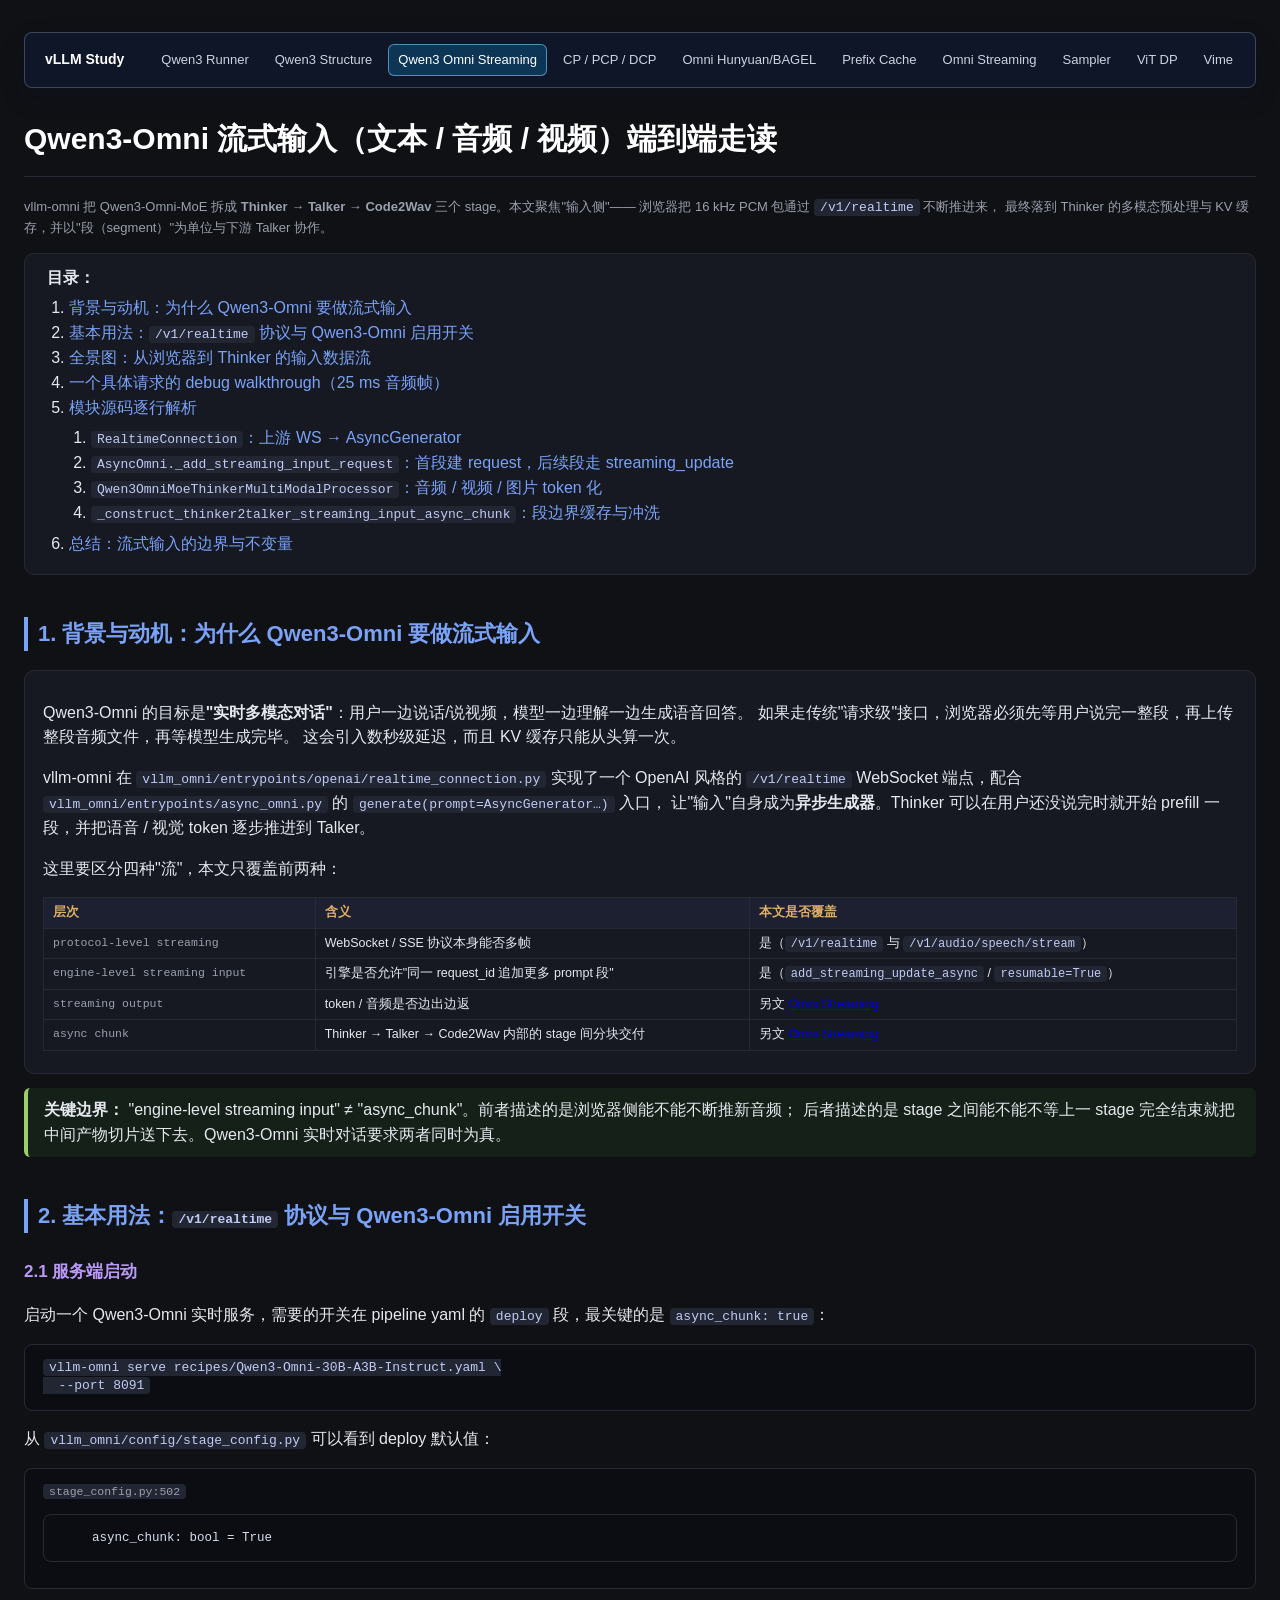
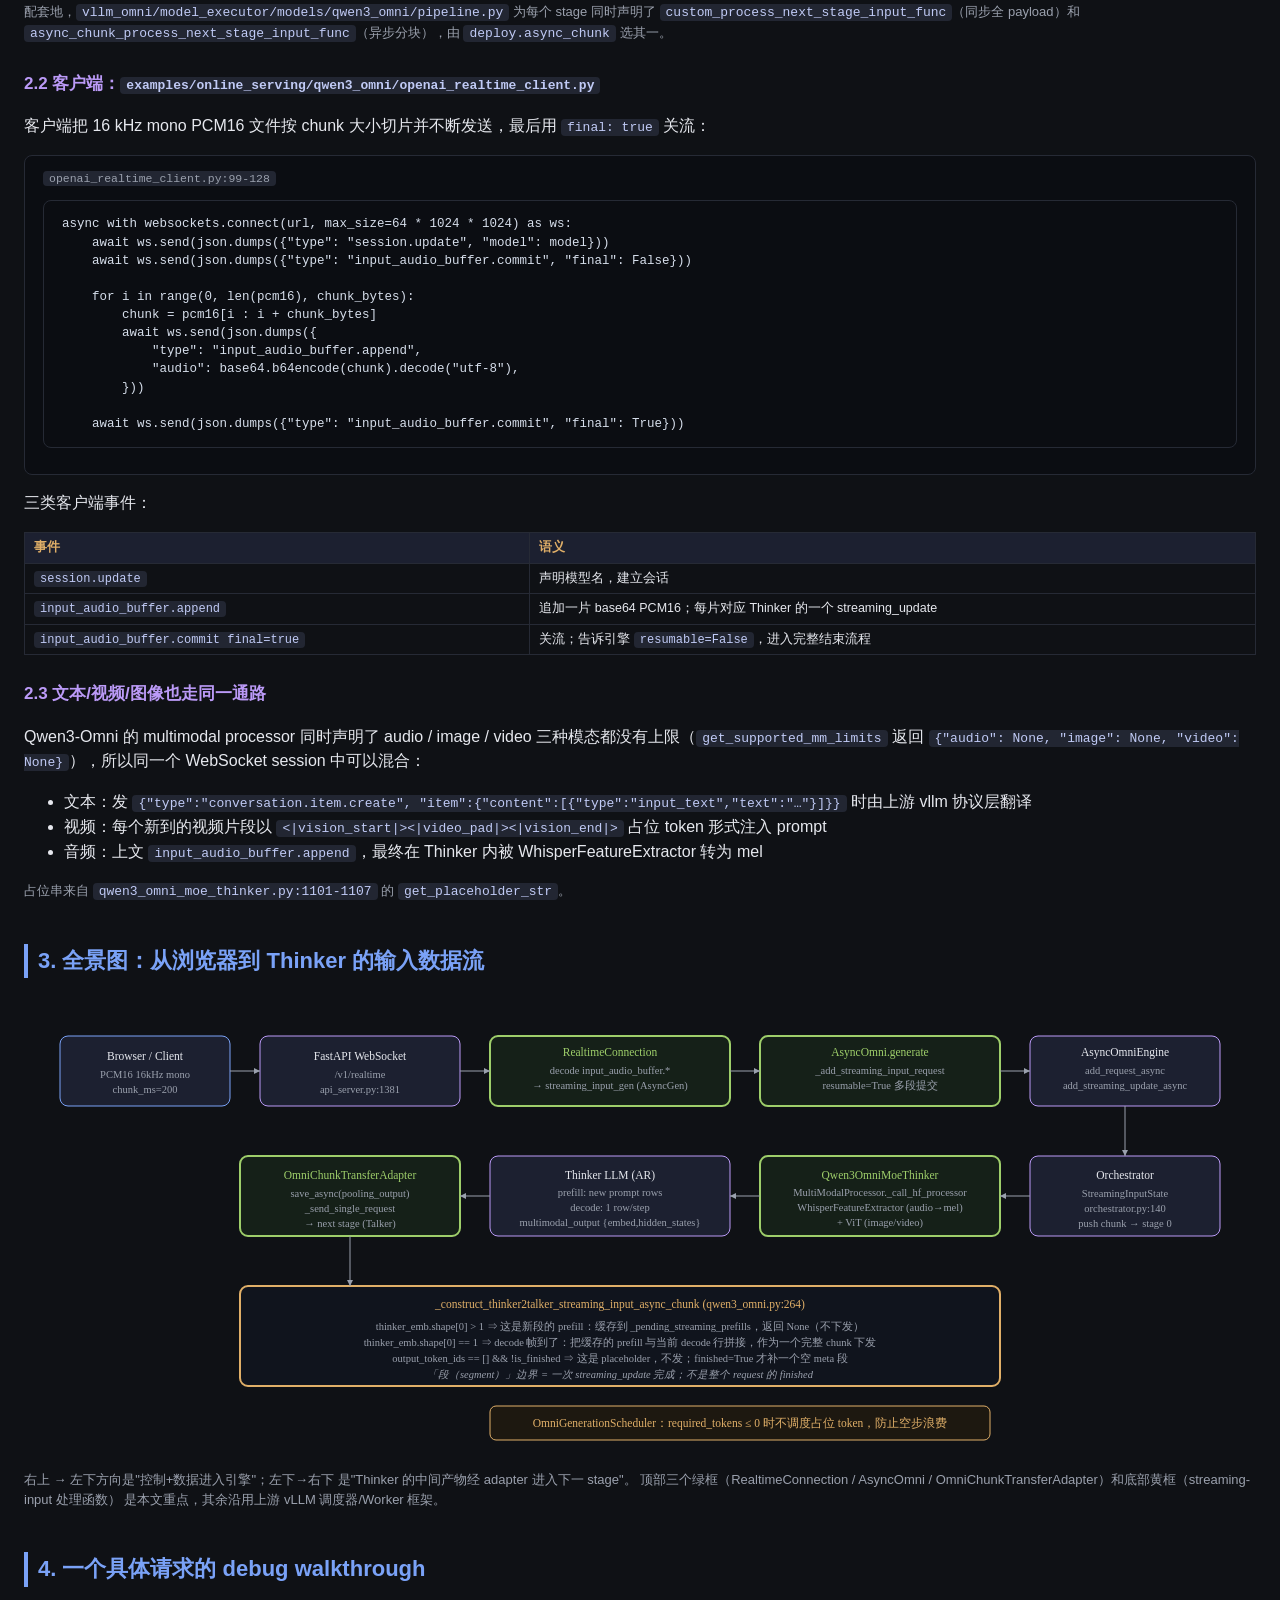
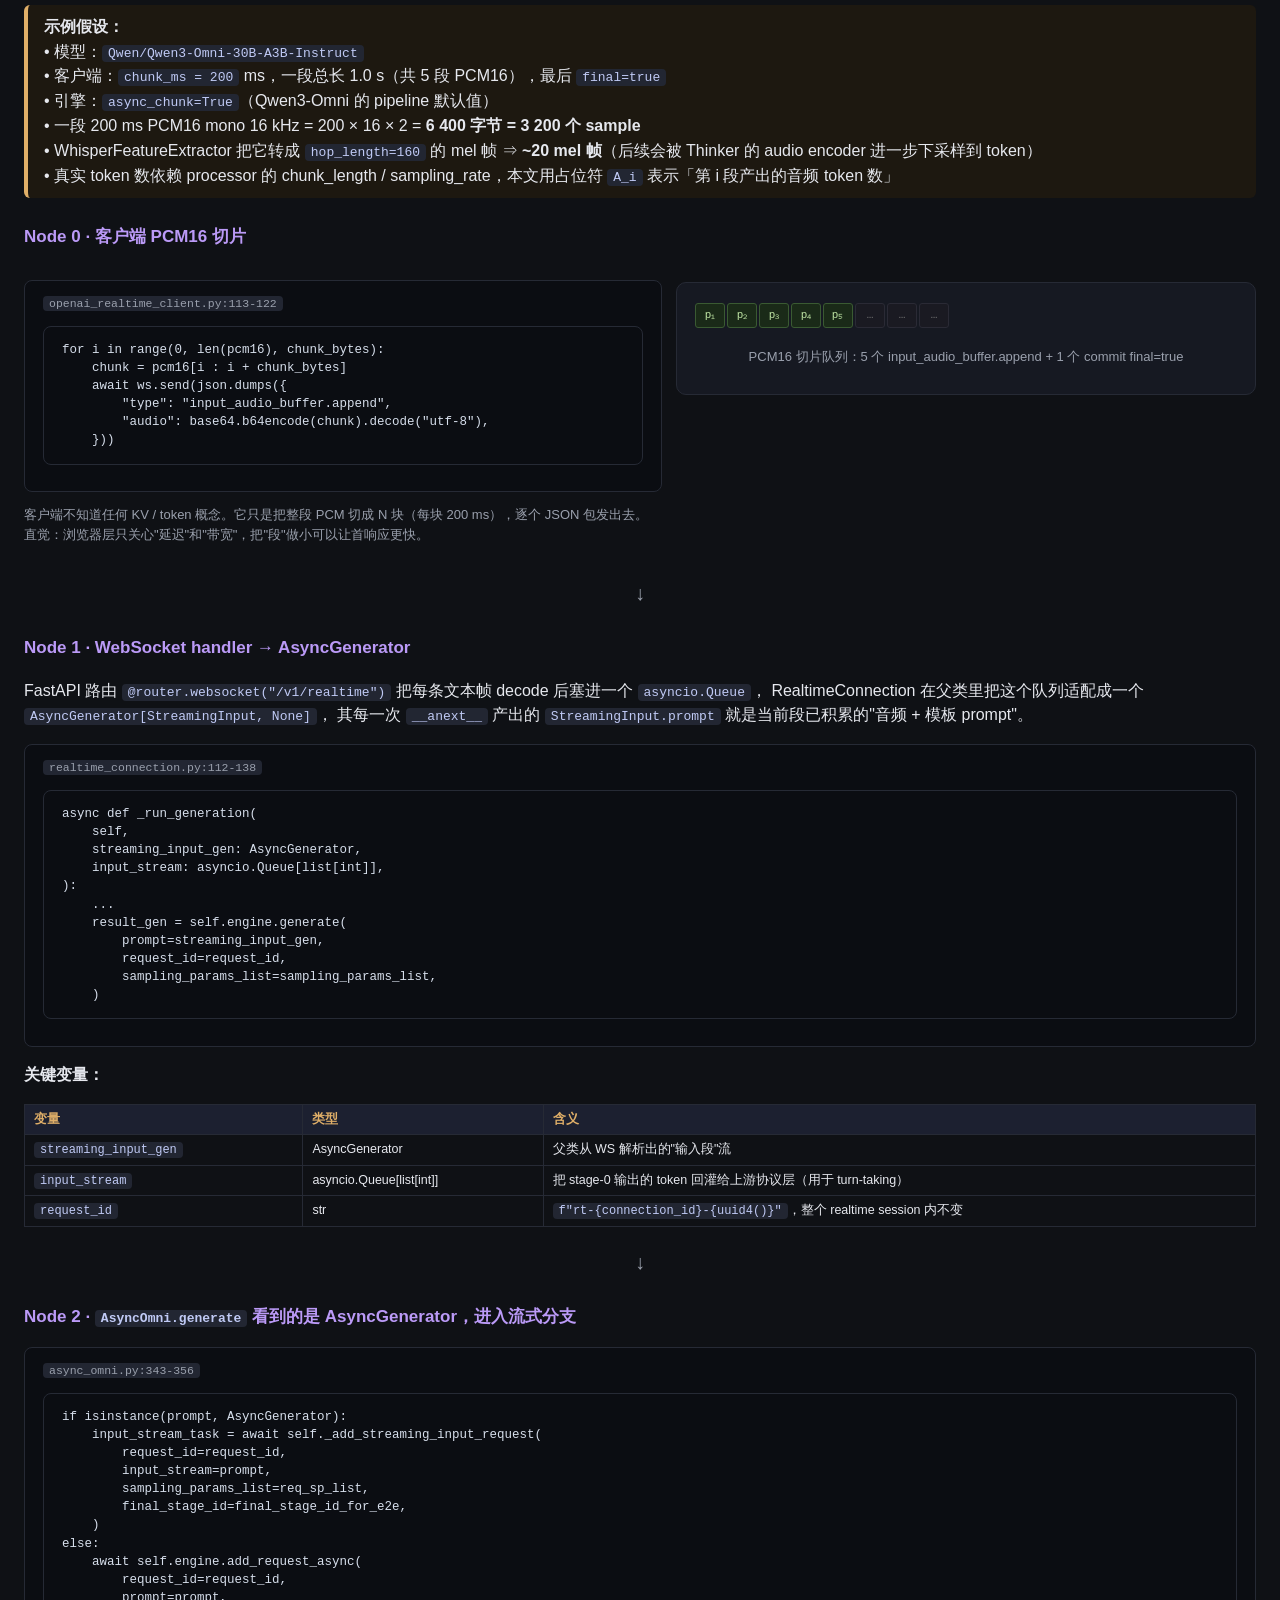
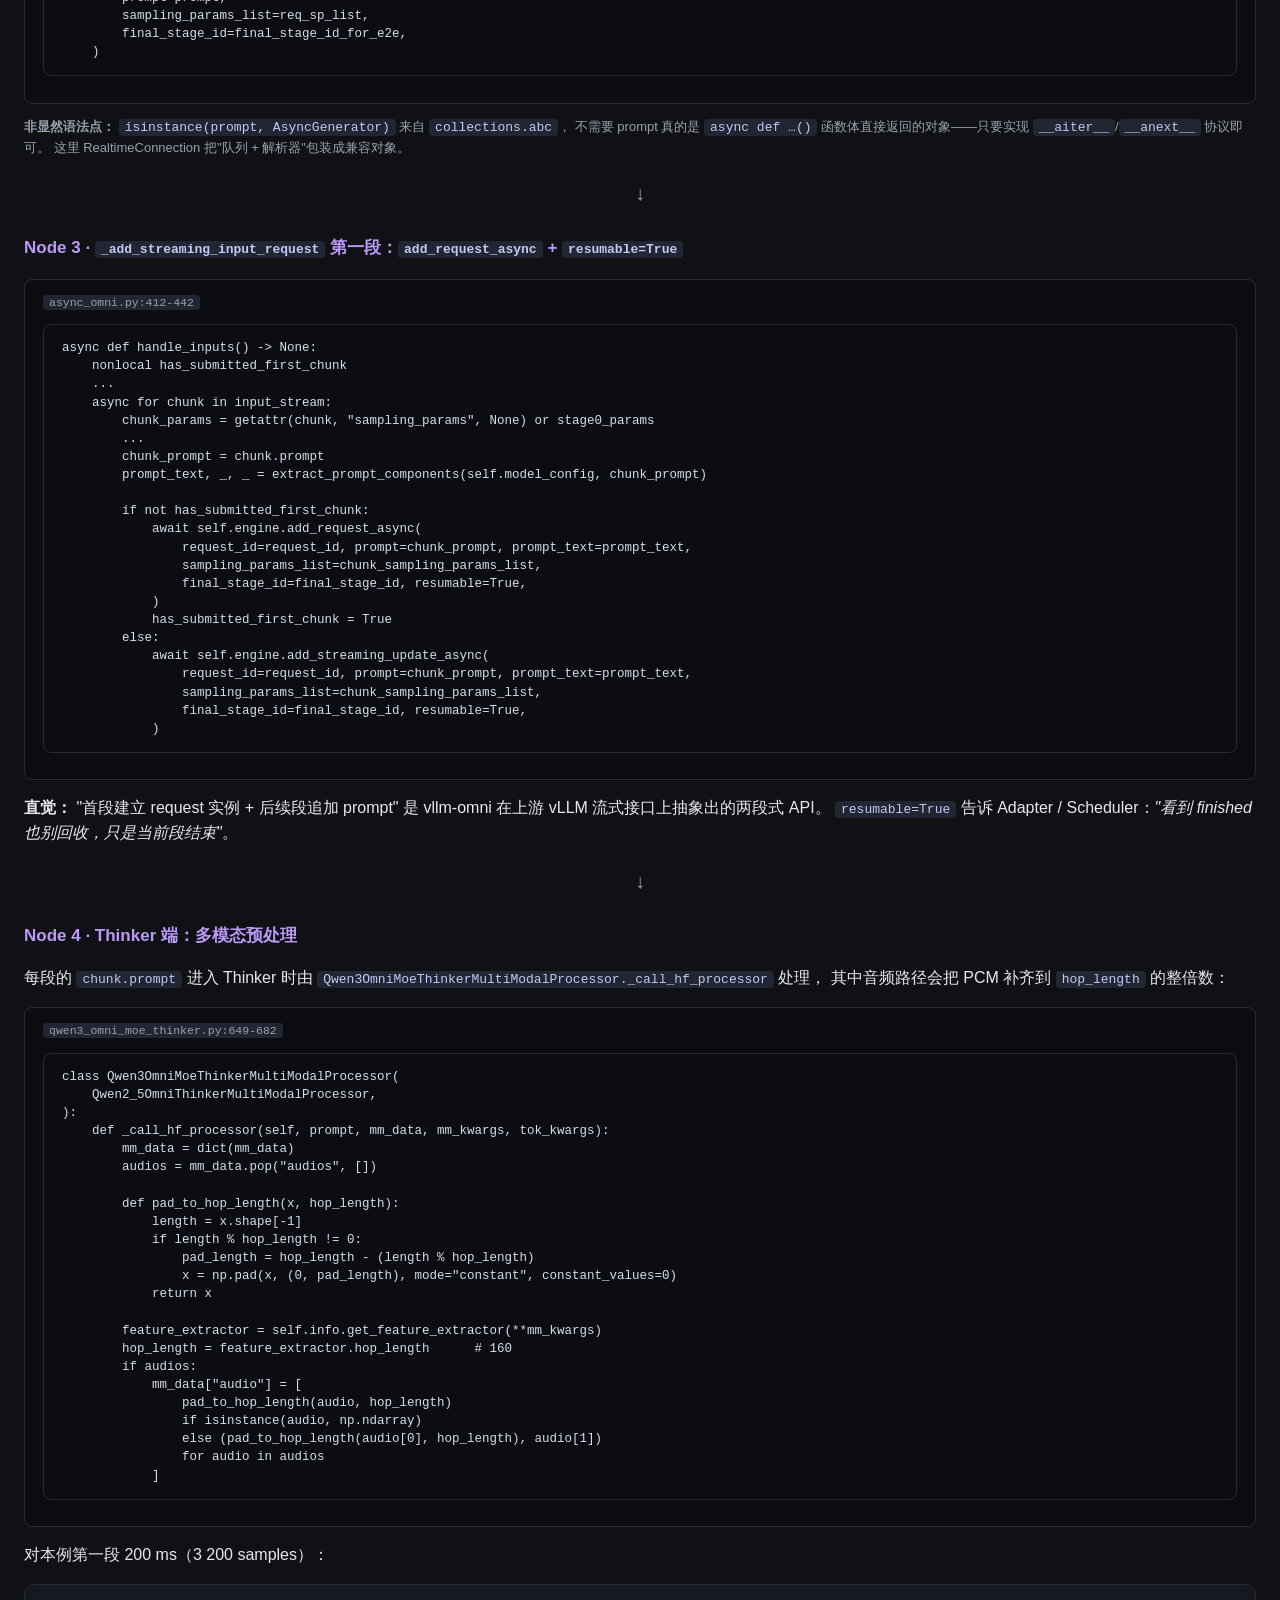
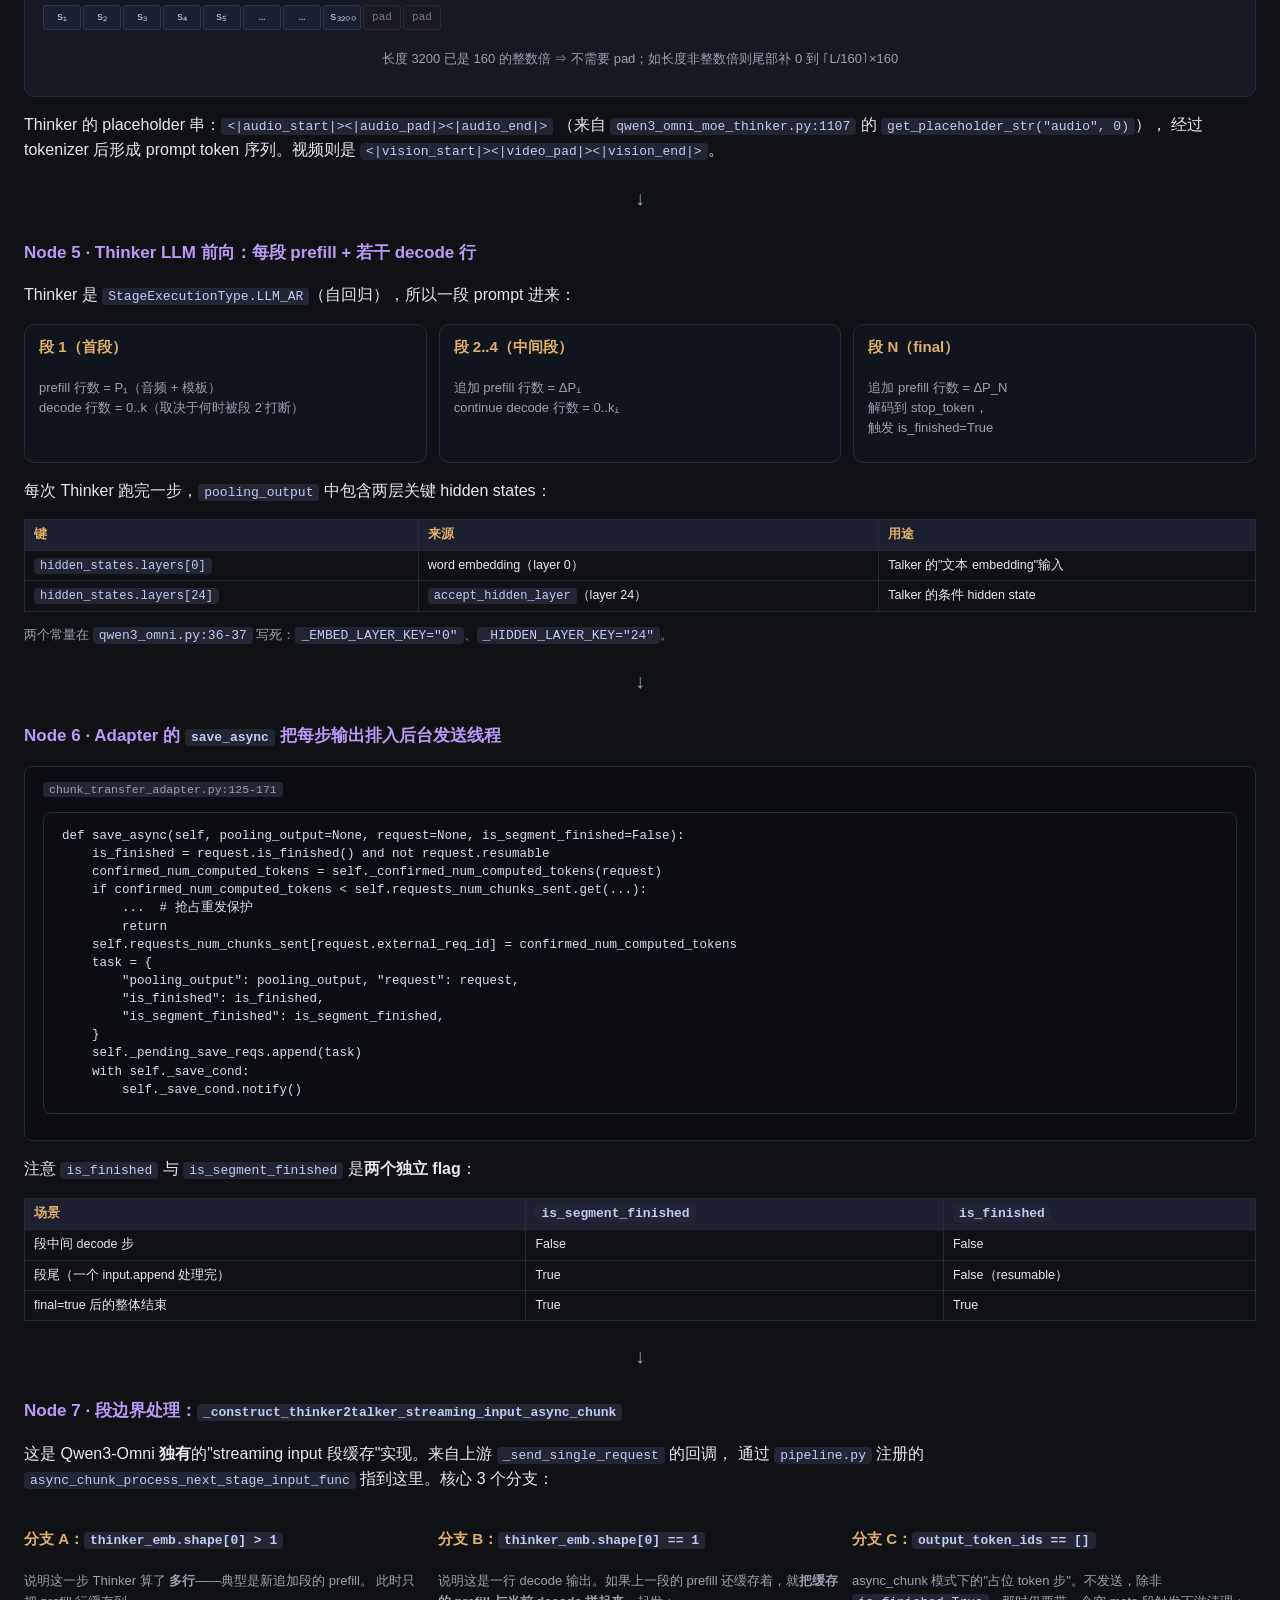
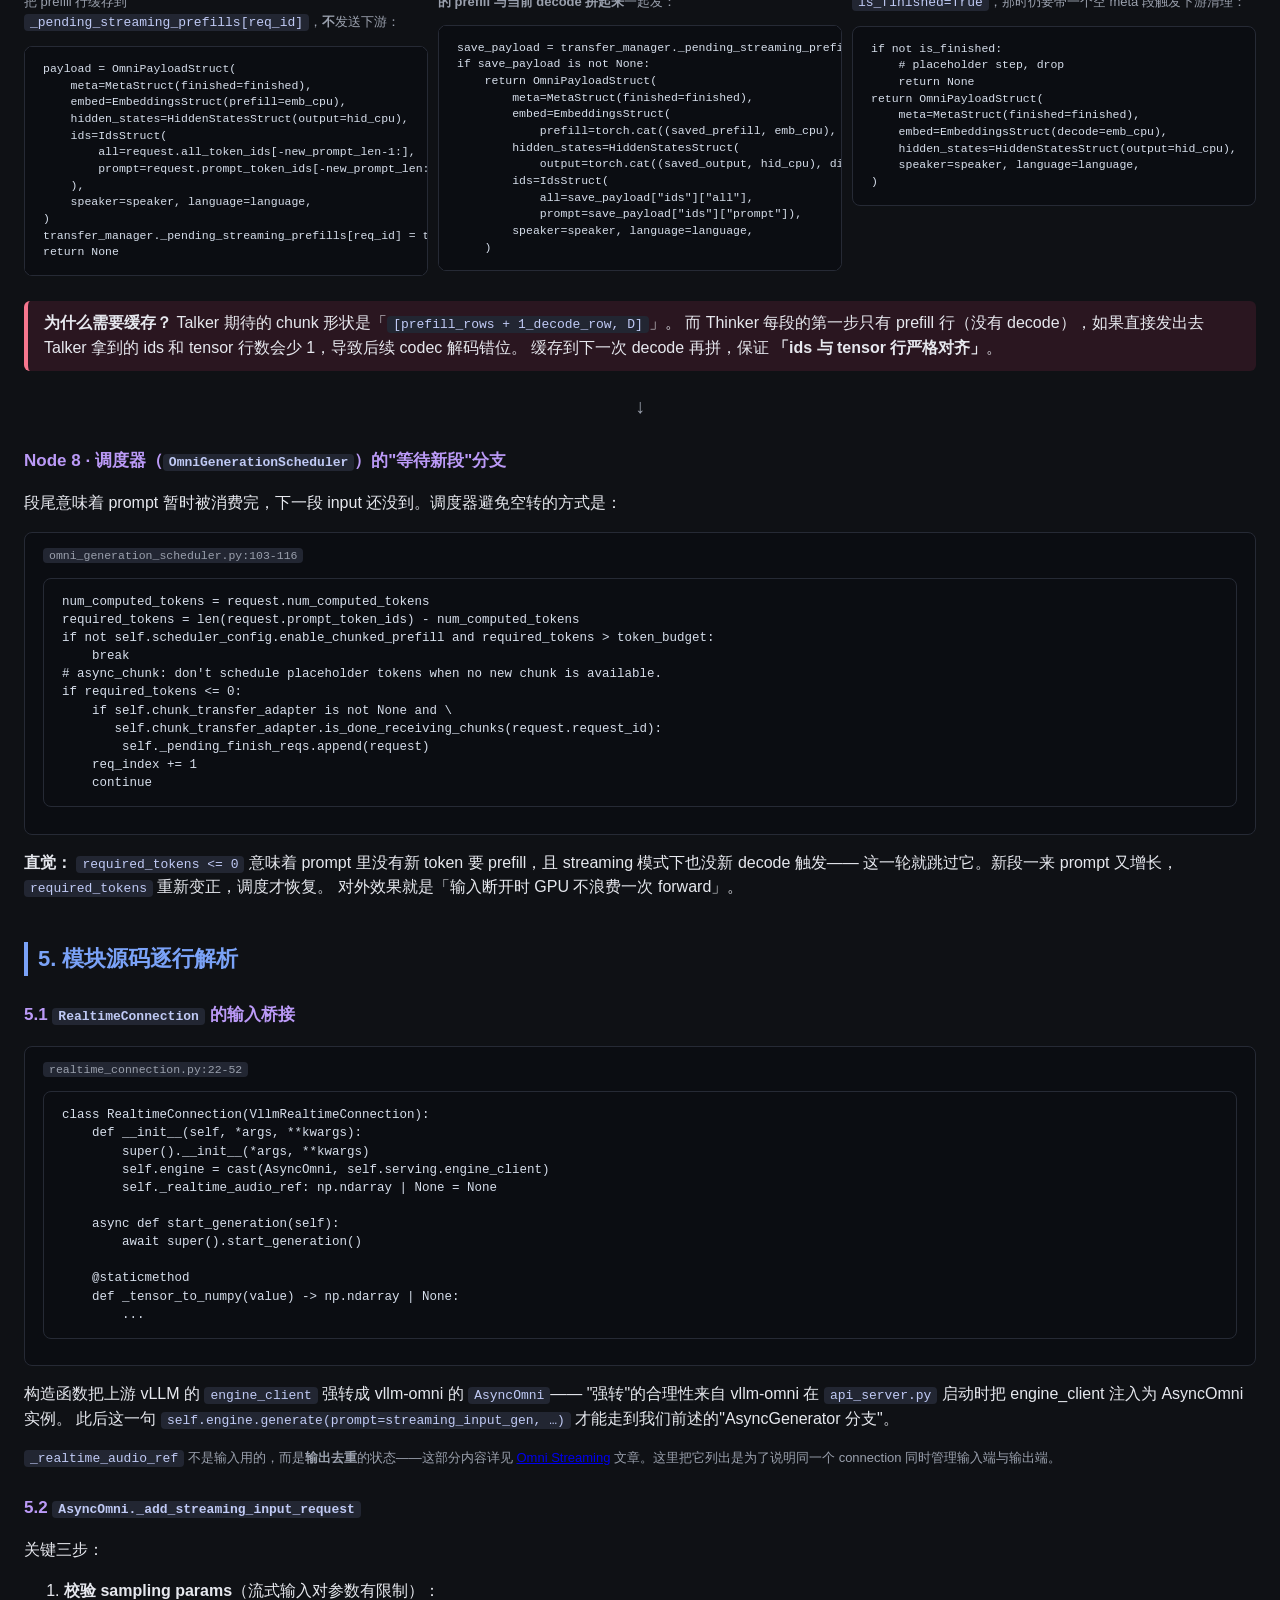
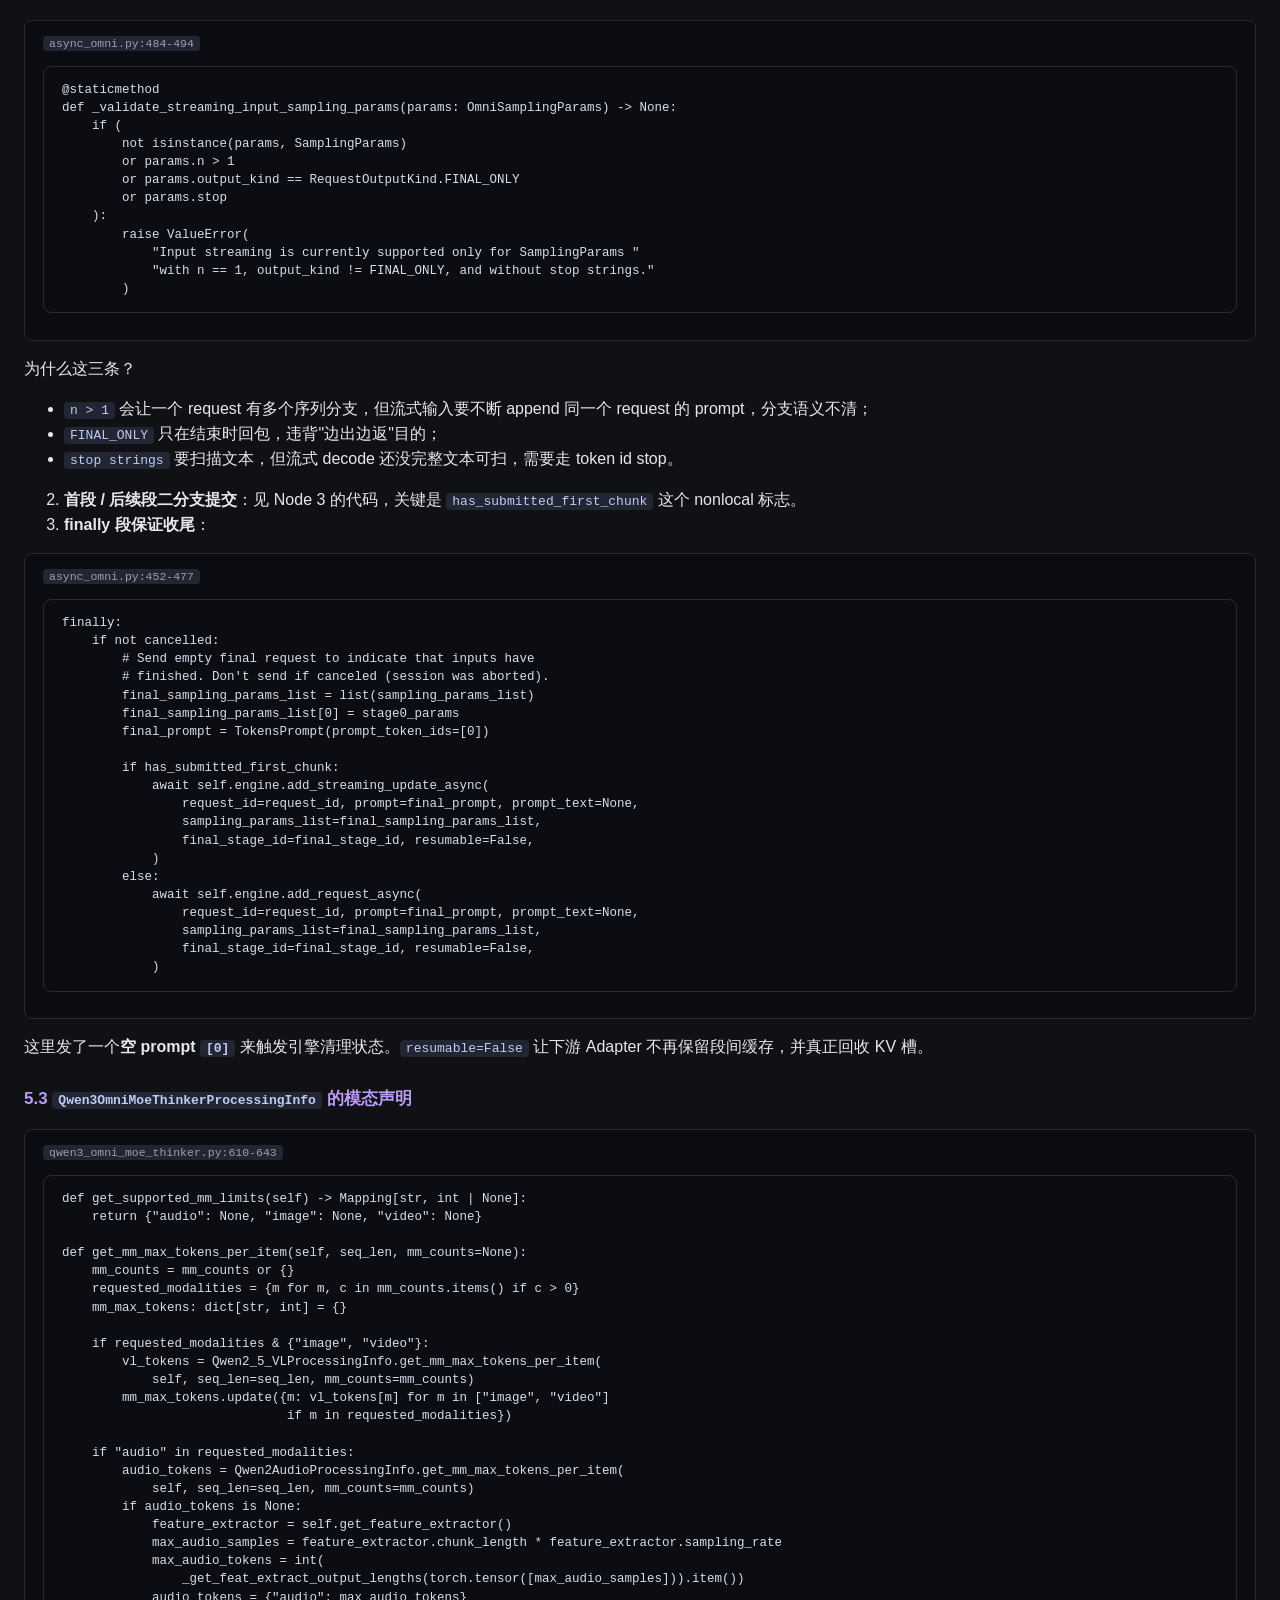
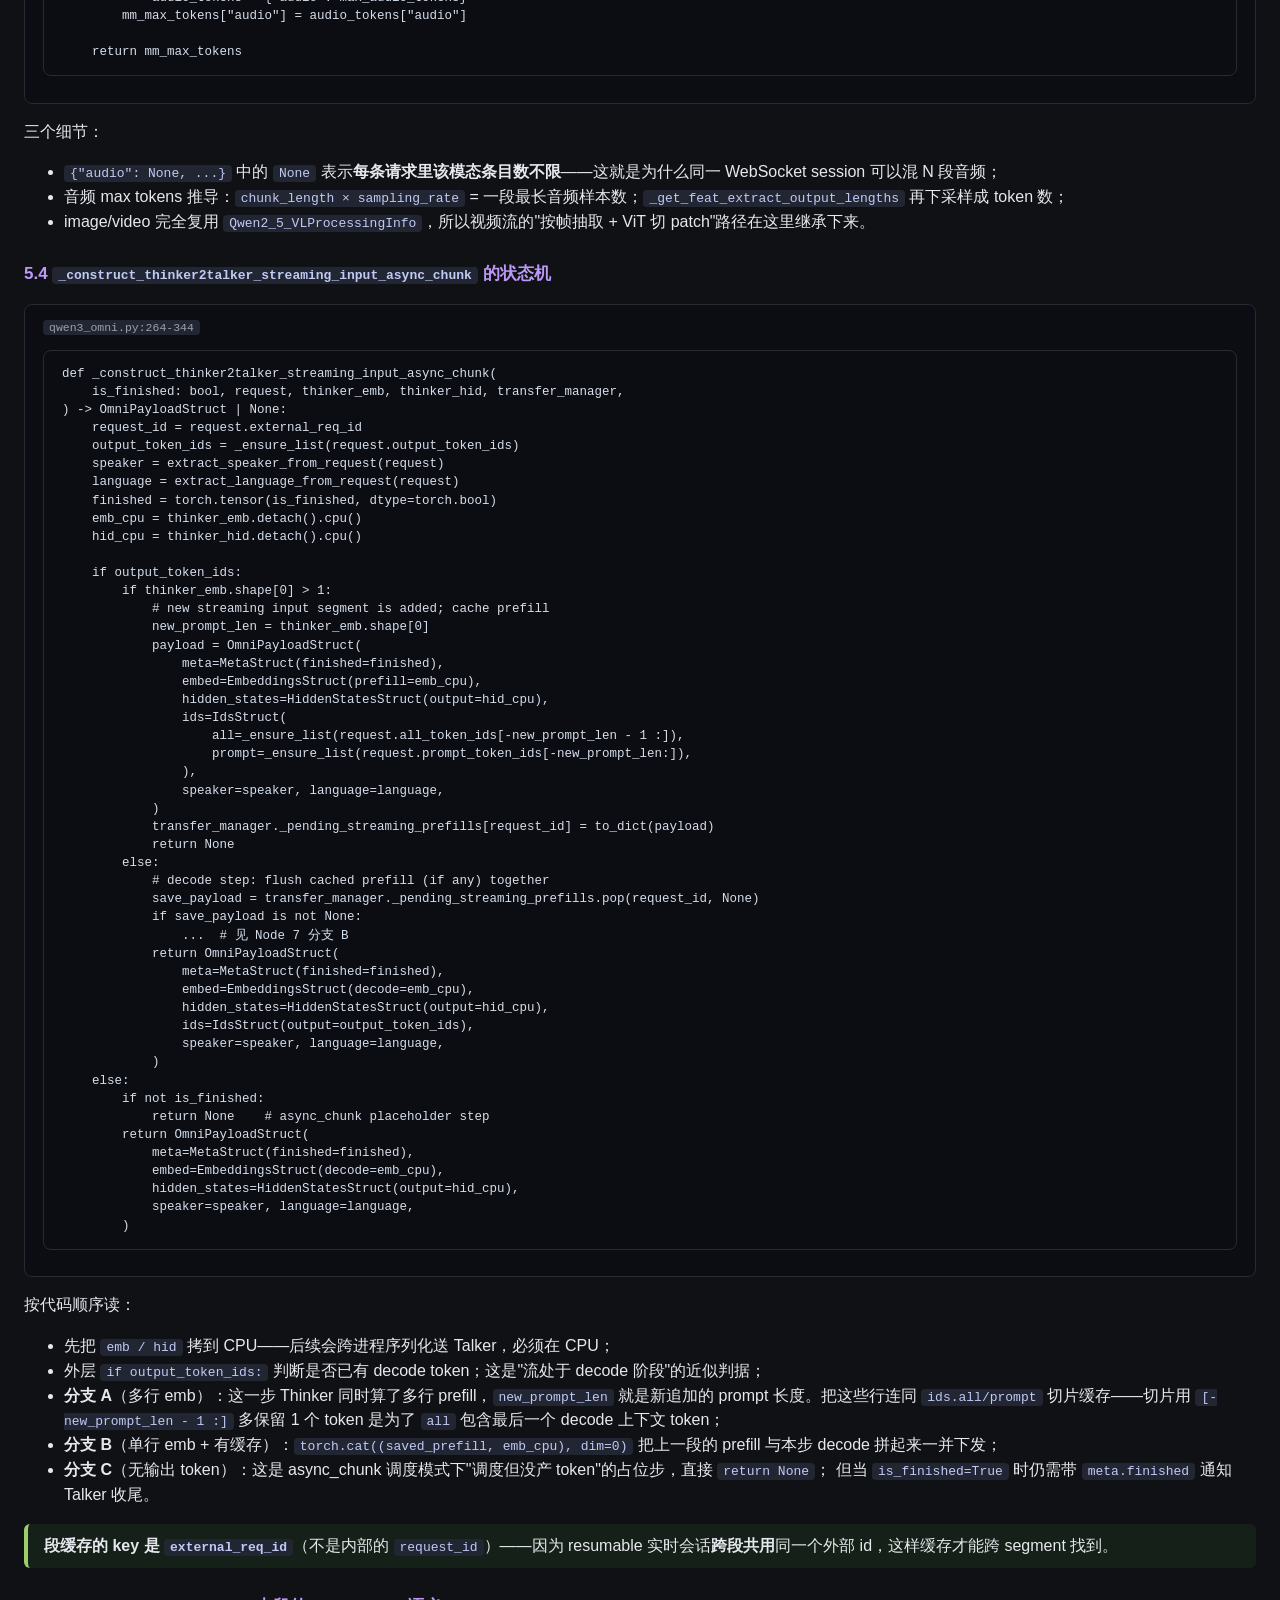
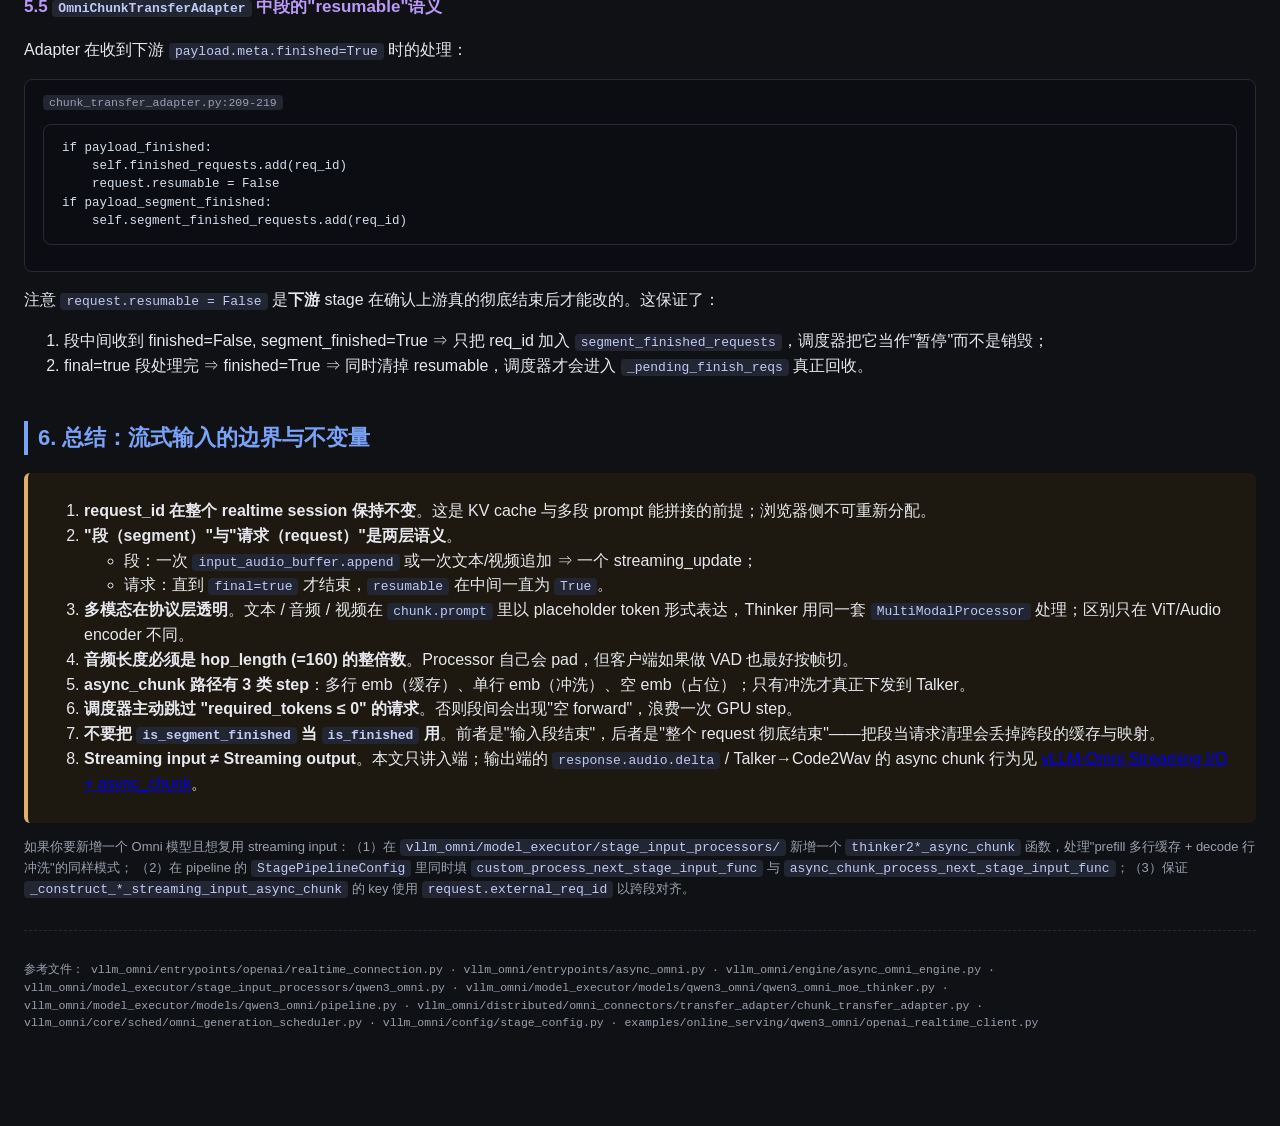
<file: site/qwen3_omni_streaming_inputs.html>
<!DOCTYPE html>
<html lang="zh-CN">
<head>
<meta charset="UTF-8">
<title>Qwen3-Omni 流式输入（文本 / 音频 / 视频）端到端走读</title>
<style>
  :root{
    --bg:#0f1115; --panel:#161922; --ink:#e6e8ee; --muted:#9aa0ad;
    --acc1:#7aa2f7; --acc2:#bb9af7; --acc3:#9ece6a; --acc4:#f7768e; --acc5:#e0af68;
    --grid:#262a35;
  }
  html,body{background:var(--bg); color:var(--ink); font-family:"Inter","Helvetica Neue",sans-serif; line-height:1.55;}
  body{max-width:1240px; margin:0 auto; padding:32px 24px 96px;}
  h1{font-size:30px; color:#fff; border-bottom:1px solid var(--grid); padding-bottom:14px;}
  h2{margin-top:42px; font-size:22px; color:var(--acc1); border-left:4px solid var(--acc1); padding-left:10px;}
  h3{margin-top:26px; font-size:17px; color:var(--acc2);}
  h4{margin-top:20px; font-size:15px; color:var(--acc5);}
  code,pre{font-family:"JetBrains Mono","Fira Code",monospace;}
  code{background:#222632; padding:1px 6px; border-radius:4px; color:#c0caf5; font-size:13px;}
  pre{background:#0b0d12; border:1px solid var(--grid); border-radius:8px; padding:14px 18px; overflow-x:auto; color:#d6deeb; font-size:12.5px; line-height:1.45;}
  .panel{background:var(--panel); border:1px solid var(--grid); border-radius:10px; padding:14px 18px; margin:14px 0;}
  .note{border-left:4px solid var(--acc3); background:#152018; padding:10px 16px; border-radius:6px; margin:14px 0;}
  .warn{border-left:4px solid var(--acc4); background:#2a1620; padding:10px 16px; border-radius:6px; margin:14px 0;}
  .key{border-left:4px solid var(--acc5); background:#1d1810; padding:10px 16px; border-radius:6px; margin:14px 0;}
  table{width:100%; border-collapse:collapse; margin:8px 0; font-size:12.5px;}
  th,td{border:1px solid var(--grid); padding:5px 9px; text-align:left; vertical-align:top;}
  th{background:#1c2030; color:var(--acc5);}
  td code{font-size:12px;}
  .small{font-size:13px; color:var(--muted);}
  svg{display:block; margin:14px auto;}
  hr{border:none; border-top:1px dashed var(--grid); margin:30px 0;}
  .ref{color:var(--muted); font-size:11.5px; font-family:"JetBrains Mono",monospace;}
  .pill{display:inline-block; padding:1px 7px; border-radius:10px; font-size:11.5px; margin-right:4px; font-family:"JetBrains Mono",monospace;}
  .pill-r{background:#2a1620; color:#f7768e;} .pill-g{background:#152018; color:#9ece6a;}
  .pill-b{background:#0f1c2a; color:#7aa2f7;} .pill-p{background:#1f152a; color:#bb9af7;}
  .pill-y{background:#2a2310; color:#e0af68;}
  .toc{background:var(--panel); border:1px solid var(--grid); border-radius:10px; padding:12px 22px; margin:14px 0;}
  .toc ol{margin:6px 0; padding-left:22px;}
  .toc a{color:var(--acc1); text-decoration:none;}
  .toc a:hover{text-decoration:underline;}
  .grid2{display:grid; grid-template-columns:1.1fr 1fr; gap:14px;}
  .grid3{display:grid; grid-template-columns:1fr 1fr 1fr; gap:12px;}
  .stage{border:1px solid var(--grid); border-radius:10px; padding:10px 14px; background:#10141d;}
  .stage h4{margin-top:0;}
  .matrix{display:inline-grid; gap:2px; font-family:"JetBrains Mono",monospace; font-size:11px;}
  .cell{background:#1a2030; border:1px solid #2d3550; color:#cfd6e6; padding:3px 6px; border-radius:3px; text-align:center;}
  .cell.new{background:#1a2a18; border-color:#3a5a32; color:#bfe5a4;}
  .cell.old{background:#2a1920; border-color:#5a3038; color:#f5b3c0;}
  .cell.pad{background:#1a1a22; border-color:#2a2a35; color:#777;}
  .col-flow{display:flex; gap:10px; align-items:flex-start;}
  .col-flow > div{flex:1; min-width:0;}
</style>
<link rel="stylesheet" href="./nav.css">
</head>
<body>

<h1>Qwen3-Omni 流式输入（文本 / 音频 / 视频）端到端走读</h1>
<p class="small">vllm-omni 把 Qwen3-Omni-MoE 拆成 <b>Thinker → Talker → Code2Wav</b> 三个 stage。本文聚焦"输入侧"——
浏览器把 16 kHz PCM 包通过 <code>/v1/realtime</code> 不断推进来，
最终落到 Thinker 的多模态预处理与 KV 缓存，并以"段（segment）"为单位与下游 Talker 协作。</p>

<div class="toc">
<b>目录：</b>
<ol>
<li><a href="#sec1">背景与动机：为什么 Qwen3-Omni 要做流式输入</a></li>
<li><a href="#sec2">基本用法：<code>/v1/realtime</code> 协议与 Qwen3-Omni 启用开关</a></li>
<li><a href="#sec3">全景图：从浏览器到 Thinker 的输入数据流</a></li>
<li><a href="#sec4">一个具体请求的 debug walkthrough（25 ms 音频帧）</a></li>
<li><a href="#sec5">模块源码逐行解析</a>
  <ol>
  <li><a href="#sec5_1"><code>RealtimeConnection</code>：上游 WS → AsyncGenerator</a></li>
  <li><a href="#sec5_2"><code>AsyncOmni._add_streaming_input_request</code>：首段建 request，后续段走 streaming_update</a></li>
  <li><a href="#sec5_3"><code>Qwen3OmniMoeThinkerMultiModalProcessor</code>：音频 / 视频 / 图片 token 化</a></li>
  <li><a href="#sec5_4"><code>_construct_thinker2talker_streaming_input_async_chunk</code>：段边界缓存与冲洗</a></li>
  </ol>
</li>
<li><a href="#sec6">总结：流式输入的边界与不变量</a></li>
</ol>
</div>

<!-- =================================================================== -->
<h2 id="sec1">1. 背景与动机：为什么 Qwen3-Omni 要做流式输入</h2>

<div class="panel">
<p>Qwen3-Omni 的目标是<b>"实时多模态对话"</b>：用户一边说话/说视频，模型一边理解一边生成语音回答。
如果走传统"请求级"接口，浏览器必须先等用户说完一整段，再上传整段音频文件，再等模型生成完毕。
这会引入数秒级延迟，而且 KV 缓存只能从头算一次。</p>

<p>vllm-omni 在 <code>vllm_omni/entrypoints/openai/realtime_connection.py</code> 实现了一个 OpenAI 风格的
<code>/v1/realtime</code> WebSocket 端点，配合 <code>vllm_omni/entrypoints/async_omni.py</code> 的 <code>generate(prompt=AsyncGenerator…)</code> 入口，
让"输入"自身成为<b>异步生成器</b>。Thinker 可以在用户还没说完时就开始 prefill 一段，并把语音 / 视觉 token
逐步推进到 Talker。</p>

<p>这里要区分四种"流"，本文只覆盖前两种：</p>
<table>
<tr><th>层次</th><th>含义</th><th>本文是否覆盖</th></tr>
<tr><td class="ref">protocol-level streaming</td><td>WebSocket / SSE 协议本身能否多帧</td><td>是（<code>/v1/realtime</code> 与 <code>/v1/audio/speech/stream</code>）</td></tr>
<tr><td class="ref">engine-level streaming input</td><td>引擎是否允许"同一 request_id 追加更多 prompt 段"</td><td>是（<code>add_streaming_update_async</code> / <code>resumable=True</code>）</td></tr>
<tr><td class="ref">streaming output</td><td>token / 音频是否边出边返</td><td>另文 <a href="./vllm_omni_streaming.html">Omni Streaming</a></td></tr>
<tr><td class="ref">async chunk</td><td>Thinker → Talker → Code2Wav 内部的 stage 间分块交付</td><td>另文 <a href="./vllm_omni_streaming.html">Omni Streaming</a></td></tr>
</table>
</div>

<div class="note">
<b>关键边界：</b> "engine-level streaming input" ≠ "async_chunk"。前者描述的是浏览器侧能不能不断推新音频；
后者描述的是 stage 之间能不能不等上一 stage 完全结束就把中间产物切片送下去。Qwen3-Omni 实时对话要求两者同时为真。
</div>

<!-- =================================================================== -->
<h2 id="sec2">2. 基本用法：<code>/v1/realtime</code> 协议与 Qwen3-Omni 启用开关</h2>

<h3>2.1 服务端启动</h3>
<p>启动一个 Qwen3-Omni 实时服务，需要的开关在 pipeline yaml 的 <code>deploy</code> 段，最关键的是 <code>async_chunk: true</code>：</p>
<pre><code>vllm-omni serve recipes/Qwen3-Omni-30B-A3B-Instruct.yaml \
  --port 8091</code></pre>
<p>从 <code>vllm_omni/config/stage_config.py</code> 可以看到 deploy 默认值：</p>
<pre><code class="ref">stage_config.py:502</code>
<pre>    async_chunk: bool = True</pre></pre>
<p class="small">配套地，<code>vllm_omni/model_executor/models/qwen3_omni/pipeline.py</code> 为每个 stage 同时声明了
<code>custom_process_next_stage_input_func</code>（同步全 payload）和
<code>async_chunk_process_next_stage_input_func</code>（异步分块），由 <code>deploy.async_chunk</code> 选其一。</p>

<h3>2.2 客户端：<code>examples/online_serving/qwen3_omni/openai_realtime_client.py</code></h3>
<p>客户端把 16 kHz mono PCM16 文件按 chunk 大小切片并不断发送，最后用 <code>final: true</code> 关流：</p>
<pre><code class="ref">openai_realtime_client.py:99-128</code>
<pre>async with websockets.connect(url, max_size=64 * 1024 * 1024) as ws:
    await ws.send(json.dumps({"type": "session.update", "model": model}))
    await ws.send(json.dumps({"type": "input_audio_buffer.commit", "final": False}))

    for i in range(0, len(pcm16), chunk_bytes):
        chunk = pcm16[i : i + chunk_bytes]
        await ws.send(json.dumps({
            "type": "input_audio_buffer.append",
            "audio": base64.b64encode(chunk).decode("utf-8"),
        }))

    await ws.send(json.dumps({"type": "input_audio_buffer.commit", "final": True}))</pre></pre>
<p>三类客户端事件：</p>
<table>
<tr><th>事件</th><th>语义</th></tr>
<tr><td><code>session.update</code></td><td>声明模型名，建立会话</td></tr>
<tr><td><code>input_audio_buffer.append</code></td><td>追加一片 base64 PCM16；每片对应 Thinker 的一个 streaming_update</td></tr>
<tr><td><code>input_audio_buffer.commit final=true</code></td><td>关流；告诉引擎 <code>resumable=False</code>，进入完整结束流程</td></tr>
</table>

<h3>2.3 文本/视频/图像也走同一通路</h3>
<p>Qwen3-Omni 的 multimodal processor 同时声明了 audio / image / video 三种模态都没有上限（<code>get_supported_mm_limits</code> 返回 <code>{"audio": None, "image": None, "video": None}</code>），所以同一个 WebSocket session 中可以混合：</p>
<ul>
<li>文本：发 <code>{"type":"conversation.item.create", "item":{"content":[{"type":"input_text","text":"…"}]}}</code> 时由上游 vllm 协议层翻译</li>
<li>视频：每个新到的视频片段以 <code>&lt;|vision_start|&gt;&lt;|video_pad|&gt;&lt;|vision_end|&gt;</code> 占位 token 形式注入 prompt</li>
<li>音频：上文 <code>input_audio_buffer.append</code>，最终在 Thinker 内被 WhisperFeatureExtractor 转为 mel</li>
</ul>
<p class="small">占位串来自 <code>qwen3_omni_moe_thinker.py:1101-1107</code> 的 <code>get_placeholder_str</code>。</p>

<!-- =================================================================== -->
<h2 id="sec3">3. 全景图：从浏览器到 Thinker 的输入数据流</h2>

<svg viewBox="0 0 1200 460" width="100%" style="max-width:1200px">
  <defs>
    <marker id="ar2" viewBox="0 0 10 10" refX="10" refY="5" markerWidth="6" markerHeight="6" orient="auto-start-reverse">
      <path d="M0,0 L10,5 L0,10 z" fill="#9aa0ad"/>
    </marker>
  </defs>
  <g font-family="JetBrains Mono" font-size="11.5" fill="#e6e8ee" text-anchor="middle">

    <!-- Browser -->
    <rect x="20" y="40" width="170" height="70" rx="8" fill="#1c2030" stroke="#7aa2f7"/>
    <text x="105" y="64">Browser / Client</text>
    <text x="105" y="82" fill="#9aa0ad" font-size="10.5">PCM16 16kHz mono</text>
    <text x="105" y="97" fill="#9aa0ad" font-size="10.5">chunk_ms=200</text>

    <!-- WebSocket -->
    <rect x="220" y="40" width="200" height="70" rx="8" fill="#1c2030" stroke="#bb9af7"/>
    <text x="320" y="64">FastAPI WebSocket</text>
    <text x="320" y="82" fill="#9aa0ad" font-size="10.5">/v1/realtime</text>
    <text x="320" y="97" fill="#9aa0ad" font-size="10.5">api_server.py:1381</text>

    <!-- RealtimeConnection -->
    <rect x="450" y="40" width="240" height="70" rx="8" fill="#152018" stroke="#9ece6a" stroke-width="2"/>
    <text x="570" y="60" fill="#9ece6a">RealtimeConnection</text>
    <text x="570" y="78" fill="#9aa0ad" font-size="10.5">decode input_audio_buffer.*</text>
    <text x="570" y="93" fill="#9aa0ad" font-size="10.5">→ streaming_input_gen (AsyncGen)</text>

    <!-- AsyncOmni -->
    <rect x="720" y="40" width="240" height="70" rx="8" fill="#152018" stroke="#9ece6a" stroke-width="2"/>
    <text x="840" y="60" fill="#9ece6a">AsyncOmni.generate</text>
    <text x="840" y="78" fill="#9aa0ad" font-size="10.5">_add_streaming_input_request</text>
    <text x="840" y="93" fill="#9aa0ad" font-size="10.5">resumable=True 多段提交</text>

    <!-- AsyncOmniEngine -->
    <rect x="990" y="40" width="190" height="70" rx="8" fill="#1c2030" stroke="#bb9af7"/>
    <text x="1085" y="60">AsyncOmniEngine</text>
    <text x="1085" y="78" fill="#9aa0ad" font-size="10.5">add_request_async</text>
    <text x="1085" y="93" fill="#9aa0ad" font-size="10.5">add_streaming_update_async</text>

    <!-- Orchestrator / stage 0 input -->
    <rect x="990" y="160" width="190" height="80" rx="8" fill="#1c2030" stroke="#bb9af7"/>
    <text x="1085" y="183">Orchestrator</text>
    <text x="1085" y="201" fill="#9aa0ad" font-size="10.5">StreamingInputState</text>
    <text x="1085" y="216" fill="#9aa0ad" font-size="10.5">orchestrator.py:140</text>
    <text x="1085" y="231" fill="#9aa0ad" font-size="10.5">push chunk → stage 0</text>

    <!-- Thinker preprocessor -->
    <rect x="720" y="160" width="240" height="80" rx="8" fill="#152018" stroke="#9ece6a" stroke-width="2"/>
    <text x="840" y="183" fill="#9ece6a">Qwen3OmniMoeThinker</text>
    <text x="840" y="200" fill="#9aa0ad" font-size="10.5">MultiModalProcessor._call_hf_processor</text>
    <text x="840" y="215" fill="#9aa0ad" font-size="10.5">WhisperFeatureExtractor (audio→mel)</text>
    <text x="840" y="230" fill="#9aa0ad" font-size="10.5">+ ViT (image/video)</text>

    <!-- Thinker model -->
    <rect x="450" y="160" width="240" height="80" rx="8" fill="#1c2030" stroke="#bb9af7"/>
    <text x="570" y="183">Thinker LLM (AR)</text>
    <text x="570" y="200" fill="#9aa0ad" font-size="10.5">prefill: new prompt rows</text>
    <text x="570" y="215" fill="#9aa0ad" font-size="10.5">decode: 1 row/step</text>
    <text x="570" y="230" fill="#9aa0ad" font-size="10.5">multimodal_output {embed,hidden_states}</text>

    <!-- Adapter / chunk transfer -->
    <rect x="200" y="160" width="220" height="80" rx="8" fill="#152018" stroke="#9ece6a" stroke-width="2"/>
    <text x="310" y="183" fill="#9ece6a">OmniChunkTransferAdapter</text>
    <text x="310" y="201" fill="#9aa0ad" font-size="10.5">save_async(pooling_output)</text>
    <text x="310" y="216" fill="#9aa0ad" font-size="10.5">_send_single_request</text>
    <text x="310" y="231" fill="#9aa0ad" font-size="10.5">→ next stage (Talker)</text>

    <!-- streaming-input processor (the qwen3-omni specific) -->
    <rect x="200" y="290" width="760" height="100" rx="8" fill="#10141d" stroke="#e0af68" stroke-width="2"/>
    <text x="580" y="312" fill="#e0af68">_construct_thinker2talker_streaming_input_async_chunk (qwen3_omni.py:264)</text>
    <text x="580" y="334" fill="#9aa0ad" font-size="10.5">thinker_emb.shape[0] &gt; 1  ⇒  这是新段的 prefill：缓存到 _pending_streaming_prefills，返回 None（不下发）</text>
    <text x="580" y="350" fill="#9aa0ad" font-size="10.5">thinker_emb.shape[0] == 1 ⇒  decode 帧到了：把缓存的 prefill 与当前 decode 行拼接，作为一个完整 chunk 下发</text>
    <text x="580" y="366" fill="#9aa0ad" font-size="10.5">output_token_ids == [] &amp;&amp; !is_finished ⇒ 这是 placeholder，不发；finished=True 才补一个空 meta 段</text>
    <text x="580" y="382" fill="#9aa0ad" font-size="10.5" font-style="italic">「段（segment）」边界 = 一次 streaming_update 完成；不是整个 request 的 finished</text>

    <!-- Scheduler footer -->
    <rect x="450" y="410" width="500" height="34" rx="6" fill="#1d1810" stroke="#e0af68"/>
    <text x="700" y="431" fill="#e0af68">OmniGenerationScheduler：required_tokens ≤ 0 时不调度占位 token，防止空步浪费</text>

    <!-- Arrows -->
    <line x1="190" y1="75" x2="220" y2="75" stroke="#9aa0ad" marker-end="url(#ar2)"/>
    <line x1="420" y1="75" x2="450" y2="75" stroke="#9aa0ad" marker-end="url(#ar2)"/>
    <line x1="690" y1="75" x2="720" y2="75" stroke="#9aa0ad" marker-end="url(#ar2)"/>
    <line x1="960" y1="75" x2="990" y2="75" stroke="#9aa0ad" marker-end="url(#ar2)"/>
    <line x1="1085" y1="110" x2="1085" y2="160" stroke="#9aa0ad" marker-end="url(#ar2)"/>
    <line x1="990" y1="200" x2="960" y2="200" stroke="#9aa0ad" marker-end="url(#ar2)"/>
    <line x1="720" y1="200" x2="690" y2="200" stroke="#9aa0ad" marker-end="url(#ar2)"/>
    <line x1="450" y1="200" x2="420" y2="200" stroke="#9aa0ad" marker-end="url(#ar2)"/>
    <line x1="310" y1="240" x2="310" y2="290" stroke="#9aa0ad" marker-end="url(#ar2)"/>
  </g>
</svg>

<p class="small">右上 → 左下方向是"控制+数据进入引擎"；左下→右下 是"Thinker 的中间产物经 adapter 进入下一 stage"。
顶部三个绿框（RealtimeConnection / AsyncOmni / OmniChunkTransferAdapter）和底部黄框（streaming-input 处理函数）
是本文重点，其余沿用上游 vLLM 调度器/Worker 框架。</p>

<!-- =================================================================== -->
<h2 id="sec4">4. 一个具体请求的 debug walkthrough</h2>

<div class="key">
<b>示例假设：</b><br>
&bull; 模型：<code>Qwen/Qwen3-Omni-30B-A3B-Instruct</code><br>
&bull; 客户端：<code>chunk_ms = 200</code> ms，一段总长 1.0 s（共 5 段 PCM16），最后 <code>final=true</code><br>
&bull; 引擎：<code>async_chunk=True</code>（Qwen3-Omni 的 pipeline 默认值）<br>
&bull; 一段 200 ms PCM16 mono 16 kHz = 200 × 16 × 2 = <b>6 400 字节 = 3 200 个 sample</b><br>
&bull; WhisperFeatureExtractor 把它转成 <code>hop_length=160</code> 的 mel 帧 ⇒ <b>~20 mel 帧</b>（后续会被 Thinker 的 audio encoder 进一步下采样到 token）<br>
&bull; 真实 token 数依赖 processor 的 chunk_length / sampling_rate，本文用占位符 <code>A_i</code> 表示「第 i 段产出的音频 token 数」
</div>

<h3>Node 0 · 客户端 PCM16 切片</h3>
<div class="grid2">
<div>
<pre><code class="ref">openai_realtime_client.py:113-122</code>
<pre>for i in range(0, len(pcm16), chunk_bytes):
    chunk = pcm16[i : i + chunk_bytes]
    await ws.send(json.dumps({
        "type": "input_audio_buffer.append",
        "audio": base64.b64encode(chunk).decode("utf-8"),
    }))</pre></pre>
<p class="small">客户端不知道任何 KV / token 概念。它只是把整段 PCM 切成 N 块（每块 200 ms），逐个 JSON 包发出去。
直觉：浏览器层只关心"延迟"和"带宽"，把"段"做小可以让首响应更快。</p>
</div>
<div>
<div class="panel">
<div class="matrix" style="grid-template-columns:repeat(8, 30px); margin:6px auto;">
  <div class="cell new">p₁</div><div class="cell new">p₂</div><div class="cell new">p₃</div><div class="cell new">p₄</div>
  <div class="cell new">p₅</div><div class="cell pad">…</div><div class="cell pad">…</div><div class="cell pad">…</div>
</div>
<p class="small" style="text-align:center;">PCM16 切片队列：5 个 input_audio_buffer.append + 1 个 commit final=true</p>
</div>
</div>
</div>

<p style="text-align:center; color:var(--muted); font-size:20px;">↓</p>

<h3>Node 1 · WebSocket handler → AsyncGenerator</h3>
<p>FastAPI 路由 <code>@router.websocket("/v1/realtime")</code> 把每条文本帧 decode 后塞进一个 <code>asyncio.Queue</code>，
RealtimeConnection 在父类里把这个队列适配成一个 <code>AsyncGenerator[StreamingInput, None]</code>，
其每一次 <code>__anext__</code> 产出的 <code>StreamingInput.prompt</code> 就是当前段已积累的"音频 + 模板 prompt"。</p>
<pre><code class="ref">realtime_connection.py:112-138</code>
<pre>async def _run_generation(
    self,
    streaming_input_gen: AsyncGenerator,
    input_stream: asyncio.Queue[list[int]],
):
    ...
    result_gen = self.engine.generate(
        prompt=streaming_input_gen,
        request_id=request_id,
        sampling_params_list=sampling_params_list,
    )</pre></pre>
<p><b>关键变量：</b></p>
<table>
<tr><th>变量</th><th>类型</th><th>含义</th></tr>
<tr><td><code>streaming_input_gen</code></td><td>AsyncGenerator</td><td>父类从 WS 解析出的"输入段"流</td></tr>
<tr><td><code>input_stream</code></td><td>asyncio.Queue[list[int]]</td><td>把 stage-0 输出的 token 回灌给上游协议层（用于 turn-taking）</td></tr>
<tr><td><code>request_id</code></td><td>str</td><td><code>f"rt-{connection_id}-{uuid4()}"</code>，整个 realtime session 内不变</td></tr>
</table>

<p style="text-align:center; color:var(--muted); font-size:20px;">↓</p>

<h3>Node 2 · <code>AsyncOmni.generate</code> 看到的是 AsyncGenerator，进入流式分支</h3>
<pre><code class="ref">async_omni.py:343-356</code>
<pre>if isinstance(prompt, AsyncGenerator):
    input_stream_task = await self._add_streaming_input_request(
        request_id=request_id,
        input_stream=prompt,
        sampling_params_list=req_sp_list,
        final_stage_id=final_stage_id_for_e2e,
    )
else:
    await self.engine.add_request_async(
        request_id=request_id,
        prompt=prompt,
        sampling_params_list=req_sp_list,
        final_stage_id=final_stage_id_for_e2e,
    )</pre></pre>
<p class="small"><b>非显然语法点：</b> <code>isinstance(prompt, AsyncGenerator)</code> 来自 <code>collections.abc</code>，
不需要 prompt 真的是 <code>async def …()</code> 函数体直接返回的对象——只要实现 <code>__aiter__</code>/<code>__anext__</code> 协议即可。
这里 RealtimeConnection 把"队列 + 解析器"包装成兼容对象。</p>

<p style="text-align:center; color:var(--muted); font-size:20px;">↓</p>

<h3>Node 3 · <code>_add_streaming_input_request</code> 第一段：<code>add_request_async</code> + <code>resumable=True</code></h3>
<pre><code class="ref">async_omni.py:412-442</code>
<pre>async def handle_inputs() -> None:
    nonlocal has_submitted_first_chunk
    ...
    async for chunk in input_stream:
        chunk_params = getattr(chunk, "sampling_params", None) or stage0_params
        ...
        chunk_prompt = chunk.prompt
        prompt_text, _, _ = extract_prompt_components(self.model_config, chunk_prompt)

        if not has_submitted_first_chunk:
            await self.engine.add_request_async(
                request_id=request_id, prompt=chunk_prompt, prompt_text=prompt_text,
                sampling_params_list=chunk_sampling_params_list,
                final_stage_id=final_stage_id, resumable=True,
            )
            has_submitted_first_chunk = True
        else:
            await self.engine.add_streaming_update_async(
                request_id=request_id, prompt=chunk_prompt, prompt_text=prompt_text,
                sampling_params_list=chunk_sampling_params_list,
                final_stage_id=final_stage_id, resumable=True,
            )</pre></pre>
<p><b>直觉：</b> "首段建立 request 实例 + 后续段追加 prompt" 是 vllm-omni 在上游 vLLM 流式接口上抽象出的两段式 API。
<code>resumable=True</code> 告诉 Adapter / Scheduler：<i>"看到 finished 也别回收，只是当前段结束"</i>。</p>

<p style="text-align:center; color:var(--muted); font-size:20px;">↓</p>

<h3>Node 4 · Thinker 端：多模态预处理</h3>
<p>每段的 <code>chunk.prompt</code> 进入 Thinker 时由 <code>Qwen3OmniMoeThinkerMultiModalProcessor._call_hf_processor</code> 处理，
其中音频路径会把 PCM 补齐到 <code>hop_length</code> 的整倍数：</p>
<pre><code class="ref">qwen3_omni_moe_thinker.py:649-682</code>
<pre>class Qwen3OmniMoeThinkerMultiModalProcessor(
    Qwen2_5OmniThinkerMultiModalProcessor,
):
    def _call_hf_processor(self, prompt, mm_data, mm_kwargs, tok_kwargs):
        mm_data = dict(mm_data)
        audios = mm_data.pop("audios", [])

        def pad_to_hop_length(x, hop_length):
            length = x.shape[-1]
            if length % hop_length != 0:
                pad_length = hop_length - (length % hop_length)
                x = np.pad(x, (0, pad_length), mode="constant", constant_values=0)
            return x

        feature_extractor = self.info.get_feature_extractor(**mm_kwargs)
        hop_length = feature_extractor.hop_length      # 160
        if audios:
            mm_data["audio"] = [
                pad_to_hop_length(audio, hop_length)
                if isinstance(audio, np.ndarray)
                else (pad_to_hop_length(audio[0], hop_length), audio[1])
                for audio in audios
            ]</pre></pre>
<p>对本例第一段 200 ms（3 200 samples）：</p>
<div class="panel">
<div class="matrix" style="grid-template-columns:repeat(10, 38px); margin:6px auto;">
  <div class="cell">s₁</div><div class="cell">s₂</div><div class="cell">s₃</div><div class="cell">s₄</div>
  <div class="cell">s₅</div><div class="cell">…</div><div class="cell">…</div><div class="cell">s₃₂₀₀</div>
  <div class="cell pad">pad</div><div class="cell pad">pad</div>
</div>
<p class="small" style="text-align:center;">长度 3200 已是 160 的整数倍 ⇒ 不需要 pad；如长度非整数倍则尾部补 0 到 ⌈L/160⌉×160</p>
</div>
<p>Thinker 的 placeholder 串：<code>&lt;|audio_start|&gt;&lt;|audio_pad|&gt;&lt;|audio_end|&gt;</code>
（来自 <code>qwen3_omni_moe_thinker.py:1107</code> 的 <code>get_placeholder_str("audio", 0)</code>），
经过 tokenizer 后形成 prompt token 序列。视频则是
<code>&lt;|vision_start|&gt;&lt;|video_pad|&gt;&lt;|vision_end|&gt;</code>。</p>

<p style="text-align:center; color:var(--muted); font-size:20px;">↓</p>

<h3>Node 5 · Thinker LLM 前向：每段 prefill + 若干 decode 行</h3>
<p>Thinker 是 <code>StageExecutionType.LLM_AR</code>（自回归），所以一段 prompt 进来：</p>
<div class="grid3">
<div class="stage">
<h4>段 1（首段）</h4>
<p class="small">prefill 行数 = P₁（音频 + 模板）<br>decode 行数 = 0..k（取决于何时被段 2 打断）</p>
</div>
<div class="stage">
<h4>段 2..4（中间段）</h4>
<p class="small">追加 prefill 行数 = ΔPᵢ<br>continue decode 行数 = 0..kᵢ</p>
</div>
<div class="stage">
<h4>段 N（final）</h4>
<p class="small">追加 prefill 行数 = ΔP_N<br>解码到 stop_token，<br>触发 is_finished=True</p>
</div>
</div>

<p>每次 Thinker 跑完一步，<code>pooling_output</code> 中包含两层关键 hidden states：</p>
<table>
<tr><th>键</th><th>来源</th><th>用途</th></tr>
<tr><td><code>hidden_states.layers[0]</code></td><td>word embedding（layer 0）</td><td>Talker 的"文本 embedding"输入</td></tr>
<tr><td><code>hidden_states.layers[24]</code></td><td><code>accept_hidden_layer</code>（layer 24）</td><td>Talker 的条件 hidden state</td></tr>
</table>
<p class="small">两个常量在 <code>qwen3_omni.py:36-37</code> 写死：<code>_EMBED_LAYER_KEY="0"</code>、<code>_HIDDEN_LAYER_KEY="24"</code>。</p>

<p style="text-align:center; color:var(--muted); font-size:20px;">↓</p>

<h3>Node 6 · Adapter 的 <code>save_async</code> 把每步输出排入后台发送线程</h3>
<pre><code class="ref">chunk_transfer_adapter.py:125-171</code>
<pre>def save_async(self, pooling_output=None, request=None, is_segment_finished=False):
    is_finished = request.is_finished() and not request.resumable
    confirmed_num_computed_tokens = self._confirmed_num_computed_tokens(request)
    if confirmed_num_computed_tokens < self.requests_num_chunks_sent.get(...):
        ...  # 抢占重发保护
        return
    self.requests_num_chunks_sent[request.external_req_id] = confirmed_num_computed_tokens
    task = {
        "pooling_output": pooling_output, "request": request,
        "is_finished": is_finished,
        "is_segment_finished": is_segment_finished,
    }
    self._pending_save_reqs.append(task)
    with self._save_cond:
        self._save_cond.notify()</pre></pre>
<p>注意 <code>is_finished</code> 与 <code>is_segment_finished</code> 是<b>两个独立 flag</b>：</p>
<table>
<tr><th>场景</th><th><code>is_segment_finished</code></th><th><code>is_finished</code></th></tr>
<tr><td>段中间 decode 步</td><td>False</td><td>False</td></tr>
<tr><td>段尾（一个 input.append 处理完）</td><td>True</td><td>False（resumable）</td></tr>
<tr><td>final=true 后的整体结束</td><td>True</td><td>True</td></tr>
</table>

<p style="text-align:center; color:var(--muted); font-size:20px;">↓</p>

<h3>Node 7 · 段边界处理：<code>_construct_thinker2talker_streaming_input_async_chunk</code></h3>
<p>这是 Qwen3-Omni <b>独有</b>的"streaming input 段缓存"实现。来自上游 <code>_send_single_request</code> 的回调，
通过 <code>pipeline.py</code> 注册的 <code>async_chunk_process_next_stage_input_func</code> 指到这里。核心 3 个分支：</p>

<div class="col-flow">
<div>
<h4>分支 A：<code>thinker_emb.shape[0] &gt; 1</code></h4>
<p class="small">说明这一步 Thinker 算了 <b>多行</b>——典型是新追加段的 prefill。
此时只把 prefill 行缓存到 <code>_pending_streaming_prefills[req_id]</code>，<b>不</b>发送下游：</p>
<pre style="font-size:11.5px;">payload = OmniPayloadStruct(
    meta=MetaStruct(finished=finished),
    embed=EmbeddingsStruct(prefill=emb_cpu),
    hidden_states=HiddenStatesStruct(output=hid_cpu),
    ids=IdsStruct(
        all=request.all_token_ids[-new_prompt_len-1:],
        prompt=request.prompt_token_ids[-new_prompt_len:],
    ),
    speaker=speaker, language=language,
)
transfer_manager._pending_streaming_prefills[req_id] = to_dict(payload)
return None</pre>
</div>
<div>
<h4>分支 B：<code>thinker_emb.shape[0] == 1</code></h4>
<p class="small">说明这是一行 decode 输出。如果上一段的 prefill 还缓存着，就<b>把缓存的 prefill 与当前 decode 拼起来</b>一起发：</p>
<pre style="font-size:11.5px;">save_payload = transfer_manager._pending_streaming_prefills.pop(req_id, None)
if save_payload is not None:
    return OmniPayloadStruct(
        meta=MetaStruct(finished=finished),
        embed=EmbeddingsStruct(
            prefill=torch.cat((saved_prefill, emb_cpu), dim=0)),
        hidden_states=HiddenStatesStruct(
            output=torch.cat((saved_output, hid_cpu), dim=0)),
        ids=IdsStruct(
            all=save_payload["ids"]["all"],
            prompt=save_payload["ids"]["prompt"]),
        speaker=speaker, language=language,
    )</pre>
</div>
<div>
<h4>分支 C：<code>output_token_ids == []</code></h4>
<p class="small">async_chunk 模式下的"占位 token 步"。不发送，除非 <code>is_finished=True</code>，那时仍要带一个空 meta 段触发下游清理：</p>
<pre style="font-size:11.5px;">if not is_finished:
    # placeholder step, drop
    return None
return OmniPayloadStruct(
    meta=MetaStruct(finished=finished),
    embed=EmbeddingsStruct(decode=emb_cpu),
    hidden_states=HiddenStatesStruct(output=hid_cpu),
    speaker=speaker, language=language,
)</pre>
</div>
</div>

<div class="warn">
<b>为什么需要缓存？</b> Talker 期待的 chunk 形状是「<code>[prefill_rows + 1_decode_row, D]</code>」。
而 Thinker 每段的第一步只有 prefill 行（没有 decode），如果直接发出去 Talker 拿到的 ids 和 tensor 行数会少 1，导致后续 codec 解码错位。
缓存到下一次 decode 再拼，保证 <b>「ids 与 tensor 行严格对齐」</b>。
</div>

<p style="text-align:center; color:var(--muted); font-size:20px;">↓</p>

<h3>Node 8 · 调度器（<code>OmniGenerationScheduler</code>）的"等待新段"分支</h3>
<p>段尾意味着 prompt 暂时被消费完，下一段 input 还没到。调度器避免空转的方式是：</p>
<pre><code class="ref">omni_generation_scheduler.py:103-116</code>
<pre>num_computed_tokens = request.num_computed_tokens
required_tokens = len(request.prompt_token_ids) - num_computed_tokens
if not self.scheduler_config.enable_chunked_prefill and required_tokens > token_budget:
    break
# async_chunk: don't schedule placeholder tokens when no new chunk is available.
if required_tokens <= 0:
    if self.chunk_transfer_adapter is not None and \
       self.chunk_transfer_adapter.is_done_receiving_chunks(request.request_id):
        self._pending_finish_reqs.append(request)
    req_index += 1
    continue</pre></pre>
<p><b>直觉：</b> <code>required_tokens &lt;= 0</code> 意味着 prompt 里没有新 token 要 prefill，且 streaming 模式下也没新 decode 触发——
这一轮就跳过它。新段一来 prompt 又增长，<code>required_tokens</code> 重新变正，调度才恢复。
对外效果就是「输入断开时 GPU 不浪费一次 forward」。</p>

<!-- =================================================================== -->
<h2 id="sec5">5. 模块源码逐行解析</h2>

<h3 id="sec5_1">5.1 <code>RealtimeConnection</code> 的输入桥接</h3>
<pre><code class="ref">realtime_connection.py:22-52</code>
<pre>class RealtimeConnection(VllmRealtimeConnection):
    def __init__(self, *args, **kwargs):
        super().__init__(*args, **kwargs)
        self.engine = cast(AsyncOmni, self.serving.engine_client)
        self._realtime_audio_ref: np.ndarray | None = None

    async def start_generation(self):
        await super().start_generation()

    @staticmethod
    def _tensor_to_numpy(value) -> np.ndarray | None:
        ...</pre></pre>
<p>构造函数把上游 vLLM 的 <code>engine_client</code> 强转成 vllm-omni 的 <code>AsyncOmni</code>——
"强转"的合理性来自 vllm-omni 在 <code>api_server.py</code> 启动时把 engine_client 注入为 AsyncOmni 实例。
此后这一句 <code>self.engine.generate(prompt=streaming_input_gen, …)</code> 才能走到我们前述的"AsyncGenerator 分支"。</p>
<p class="small"><code>_realtime_audio_ref</code> 不是输入用的，而是<b>输出去重</b>的状态——这部分内容详见
<a href="./vllm_omni_streaming.html">Omni Streaming</a> 文章。这里把它列出是为了说明同一个 connection 同时管理输入端与输出端。</p>

<h3 id="sec5_2">5.2 <code>AsyncOmni._add_streaming_input_request</code></h3>
<p>关键三步：</p>
<ol>
<li><b>校验 sampling params</b>（流式输入对参数有限制）：</li>
</ol>
<pre><code class="ref">async_omni.py:484-494</code>
<pre>@staticmethod
def _validate_streaming_input_sampling_params(params: OmniSamplingParams) -> None:
    if (
        not isinstance(params, SamplingParams)
        or params.n > 1
        or params.output_kind == RequestOutputKind.FINAL_ONLY
        or params.stop
    ):
        raise ValueError(
            "Input streaming is currently supported only for SamplingParams "
            "with n == 1, output_kind != FINAL_ONLY, and without stop strings."
        )</pre></pre>
<p>为什么这三条？</p>
<ul>
<li><code>n &gt; 1</code> 会让一个 request 有多个序列分支，但流式输入要不断 append 同一个 request 的 prompt，分支语义不清；</li>
<li><code>FINAL_ONLY</code> 只在结束时回包，违背"边出边返"目的；</li>
<li><code>stop strings</code> 要扫描文本，但流式 decode 还没完整文本可扫，需要走 token id stop。</li>
</ul>

<ol start="2">
<li><b>首段 / 后续段二分支提交</b>：见 Node 3 的代码，关键是 <code>has_submitted_first_chunk</code> 这个 nonlocal 标志。</li>
<li><b>finally 段保证收尾</b>：</li>
</ol>
<pre><code class="ref">async_omni.py:452-477</code>
<pre>finally:
    if not cancelled:
        # Send empty final request to indicate that inputs have
        # finished. Don't send if canceled (session was aborted).
        final_sampling_params_list = list(sampling_params_list)
        final_sampling_params_list[0] = stage0_params
        final_prompt = TokensPrompt(prompt_token_ids=[0])

        if has_submitted_first_chunk:
            await self.engine.add_streaming_update_async(
                request_id=request_id, prompt=final_prompt, prompt_text=None,
                sampling_params_list=final_sampling_params_list,
                final_stage_id=final_stage_id, resumable=False,
            )
        else:
            await self.engine.add_request_async(
                request_id=request_id, prompt=final_prompt, prompt_text=None,
                sampling_params_list=final_sampling_params_list,
                final_stage_id=final_stage_id, resumable=False,
            )</pre></pre>
<p>这里发了一个<b>空 prompt <code>[0]</code></b> 来触发引擎清理状态。<code>resumable=False</code> 让下游 Adapter 不再保留段间缓存，并真正回收 KV 槽。</p>

<h3 id="sec5_3">5.3 <code>Qwen3OmniMoeThinkerProcessingInfo</code> 的模态声明</h3>
<pre><code class="ref">qwen3_omni_moe_thinker.py:610-643</code>
<pre>def get_supported_mm_limits(self) -> Mapping[str, int | None]:
    return {"audio": None, "image": None, "video": None}

def get_mm_max_tokens_per_item(self, seq_len, mm_counts=None):
    mm_counts = mm_counts or {}
    requested_modalities = {m for m, c in mm_counts.items() if c &gt; 0}
    mm_max_tokens: dict[str, int] = {}

    if requested_modalities &amp; {"image", "video"}:
        vl_tokens = Qwen2_5_VLProcessingInfo.get_mm_max_tokens_per_item(
            self, seq_len=seq_len, mm_counts=mm_counts)
        mm_max_tokens.update({m: vl_tokens[m] for m in ["image", "video"]
                              if m in requested_modalities})

    if "audio" in requested_modalities:
        audio_tokens = Qwen2AudioProcessingInfo.get_mm_max_tokens_per_item(
            self, seq_len=seq_len, mm_counts=mm_counts)
        if audio_tokens is None:
            feature_extractor = self.get_feature_extractor()
            max_audio_samples = feature_extractor.chunk_length * feature_extractor.sampling_rate
            max_audio_tokens = int(
                _get_feat_extract_output_lengths(torch.tensor([max_audio_samples])).item())
            audio_tokens = {"audio": max_audio_tokens}
        mm_max_tokens["audio"] = audio_tokens["audio"]

    return mm_max_tokens</pre></pre>
<p>三个细节：</p>
<ul>
<li><code>{"audio": None, ...}</code> 中的 <code>None</code> 表示<b>每条请求里该模态条目数不限</b>——这就是为什么同一 WebSocket session 可以混 N 段音频；</li>
<li>音频 max tokens 推导：<code>chunk_length × sampling_rate</code> = 一段最长音频样本数；<code>_get_feat_extract_output_lengths</code> 再下采样成 token 数；</li>
<li>image/video 完全复用 <code>Qwen2_5_VLProcessingInfo</code>，所以视频流的"按帧抽取 + ViT 切 patch"路径在这里继承下来。</li>
</ul>

<h3 id="sec5_4">5.4 <code>_construct_thinker2talker_streaming_input_async_chunk</code> 的状态机</h3>
<pre><code class="ref">qwen3_omni.py:264-344</code>
<pre>def _construct_thinker2talker_streaming_input_async_chunk(
    is_finished: bool, request, thinker_emb, thinker_hid, transfer_manager,
) -> OmniPayloadStruct | None:
    request_id = request.external_req_id
    output_token_ids = _ensure_list(request.output_token_ids)
    speaker = extract_speaker_from_request(request)
    language = extract_language_from_request(request)
    finished = torch.tensor(is_finished, dtype=torch.bool)
    emb_cpu = thinker_emb.detach().cpu()
    hid_cpu = thinker_hid.detach().cpu()

    if output_token_ids:
        if thinker_emb.shape[0] > 1:
            # new streaming input segment is added; cache prefill
            new_prompt_len = thinker_emb.shape[0]
            payload = OmniPayloadStruct(
                meta=MetaStruct(finished=finished),
                embed=EmbeddingsStruct(prefill=emb_cpu),
                hidden_states=HiddenStatesStruct(output=hid_cpu),
                ids=IdsStruct(
                    all=_ensure_list(request.all_token_ids[-new_prompt_len - 1 :]),
                    prompt=_ensure_list(request.prompt_token_ids[-new_prompt_len:]),
                ),
                speaker=speaker, language=language,
            )
            transfer_manager._pending_streaming_prefills[request_id] = to_dict(payload)
            return None
        else:
            # decode step: flush cached prefill (if any) together
            save_payload = transfer_manager._pending_streaming_prefills.pop(request_id, None)
            if save_payload is not None:
                ...  # 见 Node 7 分支 B
            return OmniPayloadStruct(
                meta=MetaStruct(finished=finished),
                embed=EmbeddingsStruct(decode=emb_cpu),
                hidden_states=HiddenStatesStruct(output=hid_cpu),
                ids=IdsStruct(output=output_token_ids),
                speaker=speaker, language=language,
            )
    else:
        if not is_finished:
            return None    # async_chunk placeholder step
        return OmniPayloadStruct(
            meta=MetaStruct(finished=finished),
            embed=EmbeddingsStruct(decode=emb_cpu),
            hidden_states=HiddenStatesStruct(output=hid_cpu),
            speaker=speaker, language=language,
        )</pre></pre>

<p>按代码顺序读：</p>
<ul>
<li>先把 <code>emb / hid</code> 拷到 CPU——后续会跨进程序列化送 Talker，必须在 CPU；</li>
<li>外层 <code>if output_token_ids:</code> 判断是否已有 decode token；这是"流处于 decode 阶段"的近似判据；</li>
<li><b>分支 A</b>（多行 emb）：这一步 Thinker 同时算了多行 prefill，<code>new_prompt_len</code> 就是新追加的 prompt 长度。把这些行连同 <code>ids.all/prompt</code> 切片缓存——切片用 <code>[-new_prompt_len - 1 :]</code> 多保留 1 个 token 是为了 <code>all</code> 包含最后一个 decode 上下文 token；</li>
<li><b>分支 B</b>（单行 emb + 有缓存）：<code>torch.cat((saved_prefill, emb_cpu), dim=0)</code> 把上一段的 prefill 与本步 decode 拼起来一并下发；</li>
<li><b>分支 C</b>（无输出 token）：这是 async_chunk 调度模式下"调度但没产 token"的占位步，直接 <code>return None</code>；
但当 <code>is_finished=True</code> 时仍需带 <code>meta.finished</code> 通知 Talker 收尾。</li>
</ul>

<div class="note">
<b>段缓存的 key 是 <code>external_req_id</code></b>（不是内部的 <code>request_id</code>）——因为 resumable 实时会话<b>跨段共用</b>同一个外部 id，这样缓存才能跨 segment 找到。
</div>

<h3>5.5 <code>OmniChunkTransferAdapter</code> 中段的"resumable"语义</h3>
<p>Adapter 在收到下游 <code>payload.meta.finished=True</code> 时的处理：</p>
<pre><code class="ref">chunk_transfer_adapter.py:209-219</code>
<pre>if payload_finished:
    self.finished_requests.add(req_id)
    request.resumable = False
if payload_segment_finished:
    self.segment_finished_requests.add(req_id)</pre></pre>
<p>注意 <code>request.resumable = False</code> 是<b>下游</b> stage 在确认上游真的彻底结束后才能改的。这保证了：</p>
<ol>
<li>段中间收到 finished=False, segment_finished=True ⇒ 只把 req_id 加入 <code>segment_finished_requests</code>，调度器把它当作"暂停"而不是销毁；</li>
<li>final=true 段处理完 ⇒ finished=True ⇒ 同时清掉 resumable，调度器才会进入 <code>_pending_finish_reqs</code> 真正回收。</li>
</ol>

<!-- =================================================================== -->
<h2 id="sec6">6. 总结：流式输入的边界与不变量</h2>

<div class="key">
<ol>
<li><b>request_id 在整个 realtime session 保持不变</b>。这是 KV cache 与多段 prompt 能拼接的前提；浏览器侧不可重新分配。</li>
<li><b>"段（segment）"与"请求（request）"是两层语义</b>。
  <ul>
    <li>段：一次 <code>input_audio_buffer.append</code> 或一次文本/视频追加 ⇒ 一个 streaming_update；</li>
    <li>请求：直到 <code>final=true</code> 才结束，<code>resumable</code> 在中间一直为 <code>True</code>。</li>
  </ul>
</li>
<li><b>多模态在协议层透明</b>。文本 / 音频 / 视频在 <code>chunk.prompt</code> 里以 placeholder token 形式表达，Thinker 用同一套
<code>MultiModalProcessor</code> 处理；区别只在 ViT/Audio encoder 不同。</li>
<li><b>音频长度必须是 hop_length (=160) 的整倍数</b>。Processor 自己会 pad，但客户端如果做 VAD 也最好按帧切。</li>
<li><b>async_chunk 路径有 3 类 step</b>：多行 emb（缓存）、单行 emb（冲洗）、空 emb（占位）；只有冲洗才真正下发到 Talker。</li>
<li><b>调度器主动跳过 "required_tokens ≤ 0" 的请求</b>。否则段间会出现"空 forward"，浪费一次 GPU step。</li>
<li><b>不要把 <code>is_segment_finished</code> 当 <code>is_finished</code> 用</b>。前者是"输入段结束"，后者是"整个 request 彻底结束"——把段当请求清理会丢掉跨段的缓存与映射。</li>
<li><b>Streaming input ≠ Streaming output</b>。本文只讲入端；输出端的 <code>response.audio.delta</code> / Talker→Code2Wav 的 async chunk 行为见
<a href="./vllm_omni_streaming.html">vLLM-Omni Streaming I/O + async_chunk</a>。</li>
</ol>
</div>

<p class="small">如果你要新增一个 Omni 模型且想复用 streaming input：（1）在 <code>vllm_omni/model_executor/stage_input_processors/</code> 新增一个
<code>thinker2*_async_chunk</code> 函数，处理"prefill 多行缓存 + decode 行冲洗"的同样模式；
（2）在 pipeline 的 <code>StagePipelineConfig</code> 里同时填 <code>custom_process_next_stage_input_func</code> 与
<code>async_chunk_process_next_stage_input_func</code>；（3）保证 <code>_construct_*_streaming_input_async_chunk</code> 的 key 使用 <code>request.external_req_id</code> 以跨段对齐。</p>

<hr>
<p class="ref">参考文件：
vllm_omni/entrypoints/openai/realtime_connection.py ·
vllm_omni/entrypoints/async_omni.py ·
vllm_omni/engine/async_omni_engine.py ·
vllm_omni/model_executor/stage_input_processors/qwen3_omni.py ·
vllm_omni/model_executor/models/qwen3_omni/qwen3_omni_moe_thinker.py ·
vllm_omni/model_executor/models/qwen3_omni/pipeline.py ·
vllm_omni/distributed/omni_connectors/transfer_adapter/chunk_transfer_adapter.py ·
vllm_omni/core/sched/omni_generation_scheduler.py ·
vllm_omni/config/stage_config.py ·
examples/online_serving/qwen3_omni/openai_realtime_client.py</p>

<script src="./nav.js"></script>
</body>
</html>
</file>
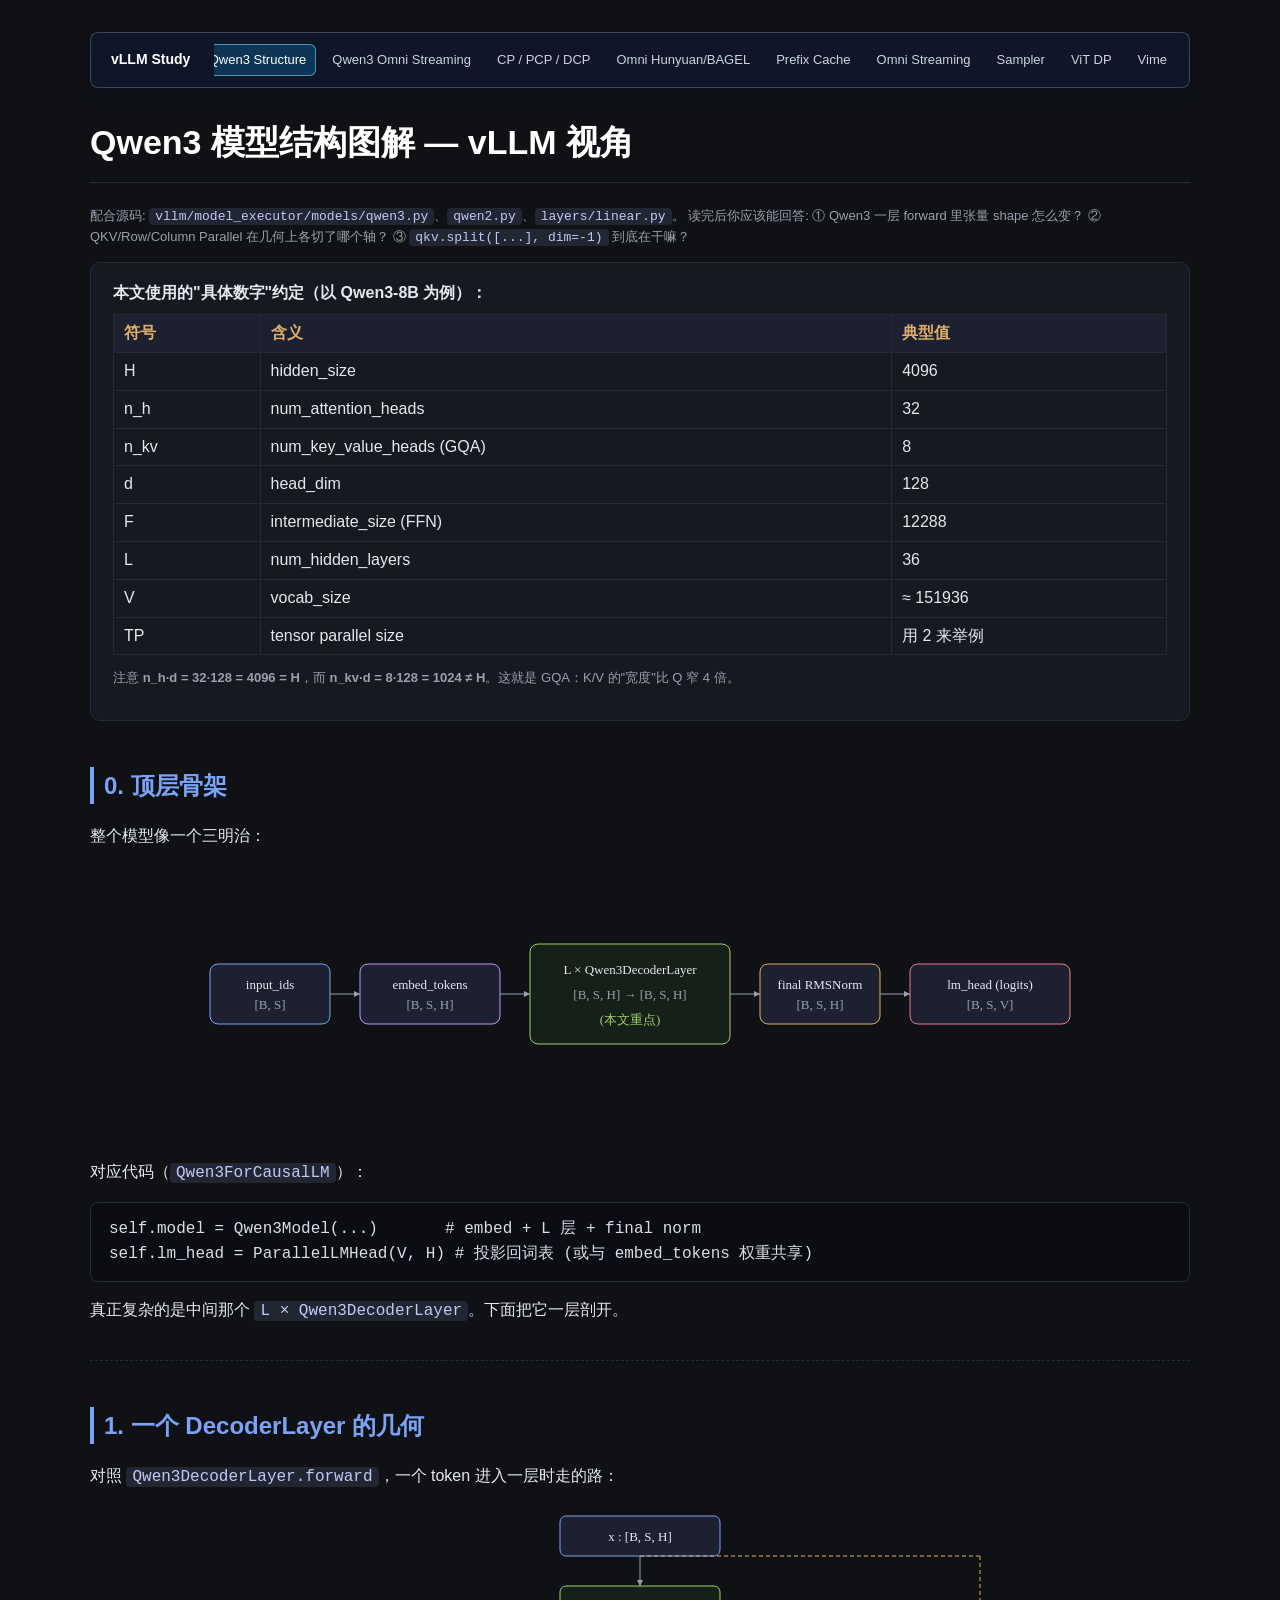
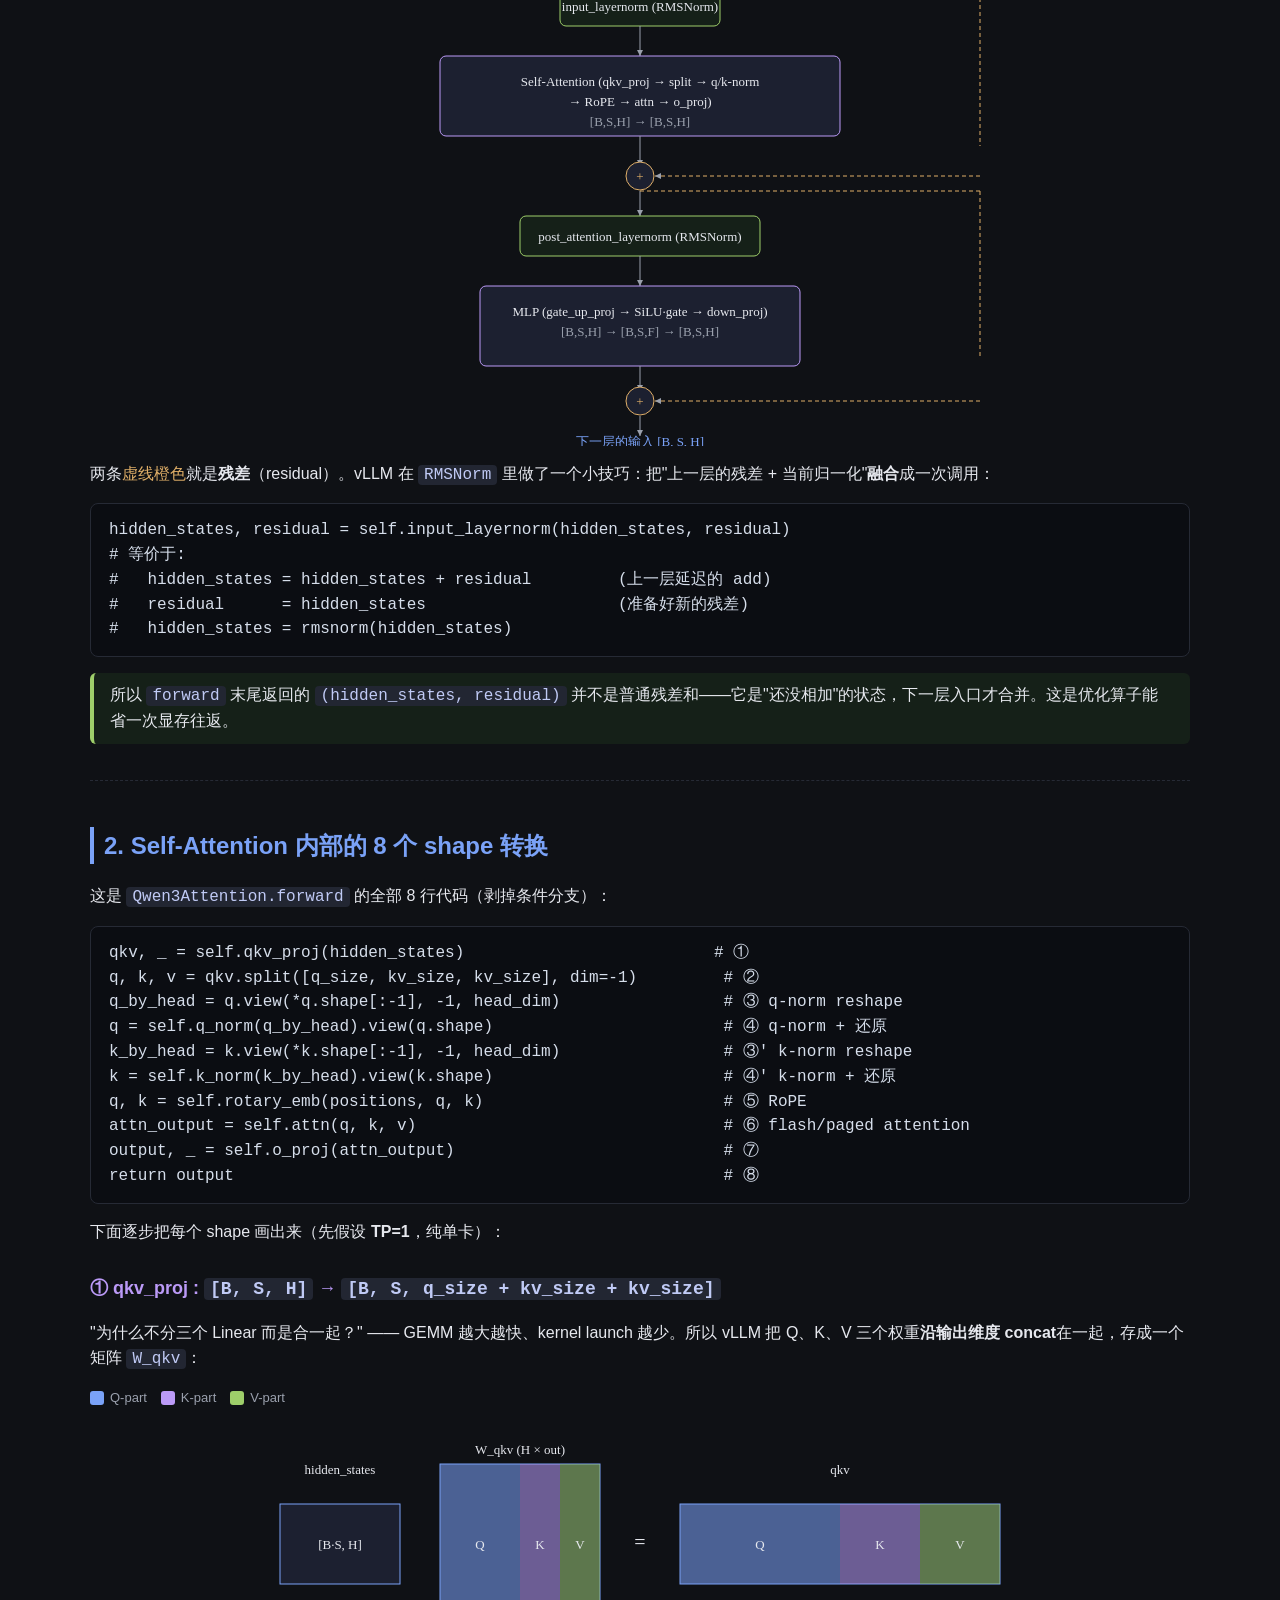
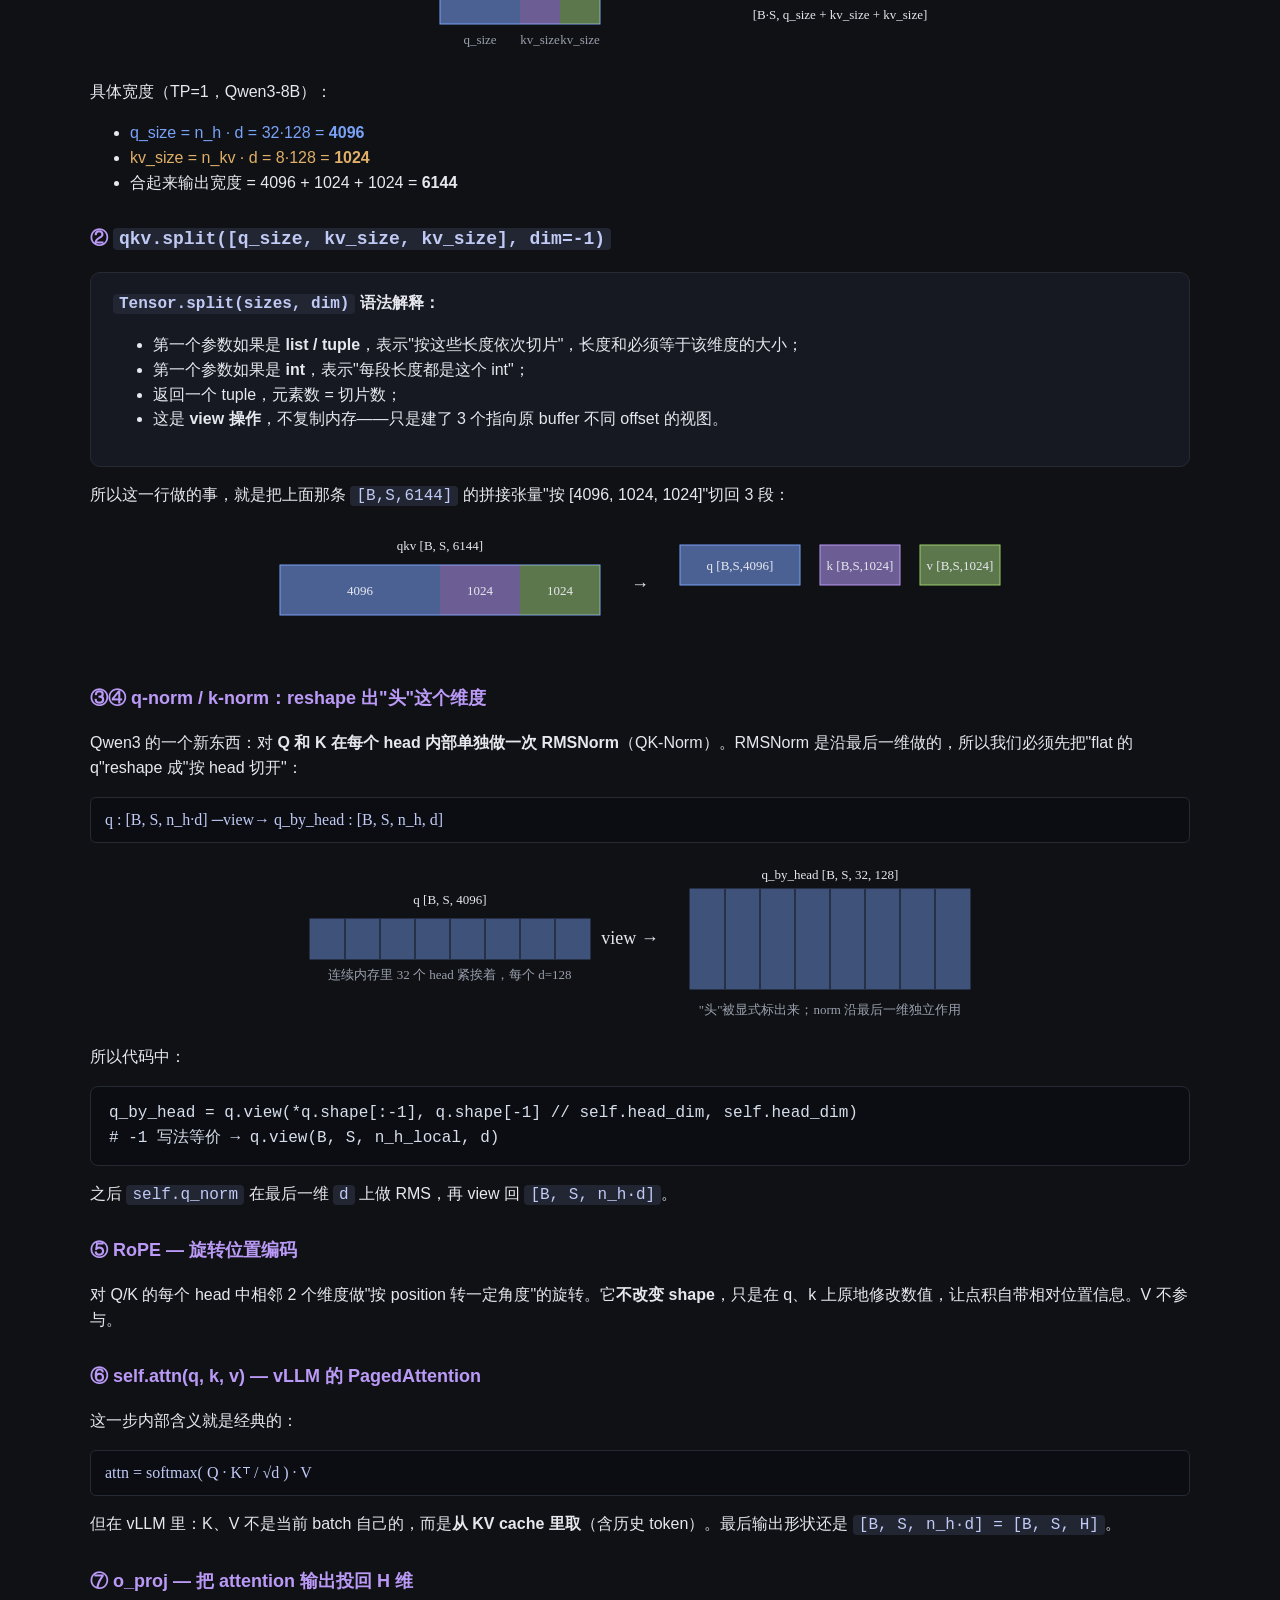
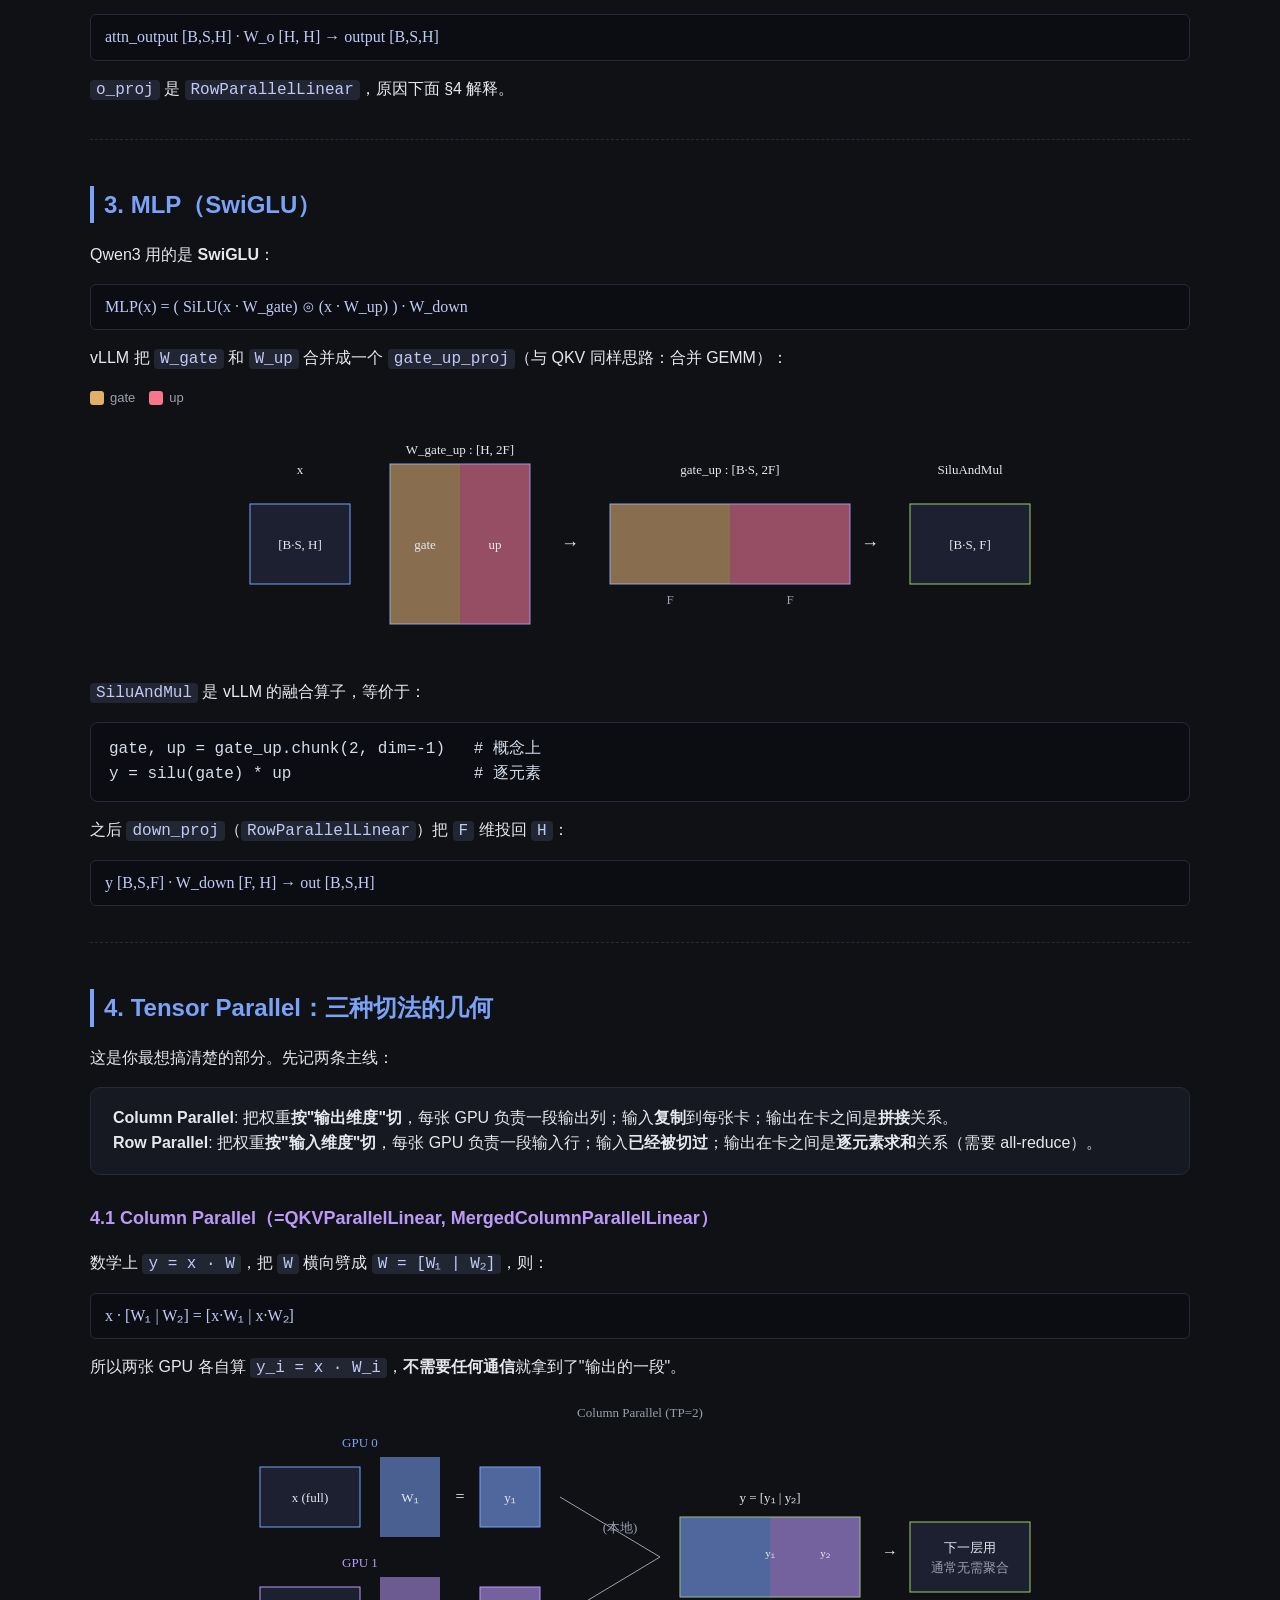
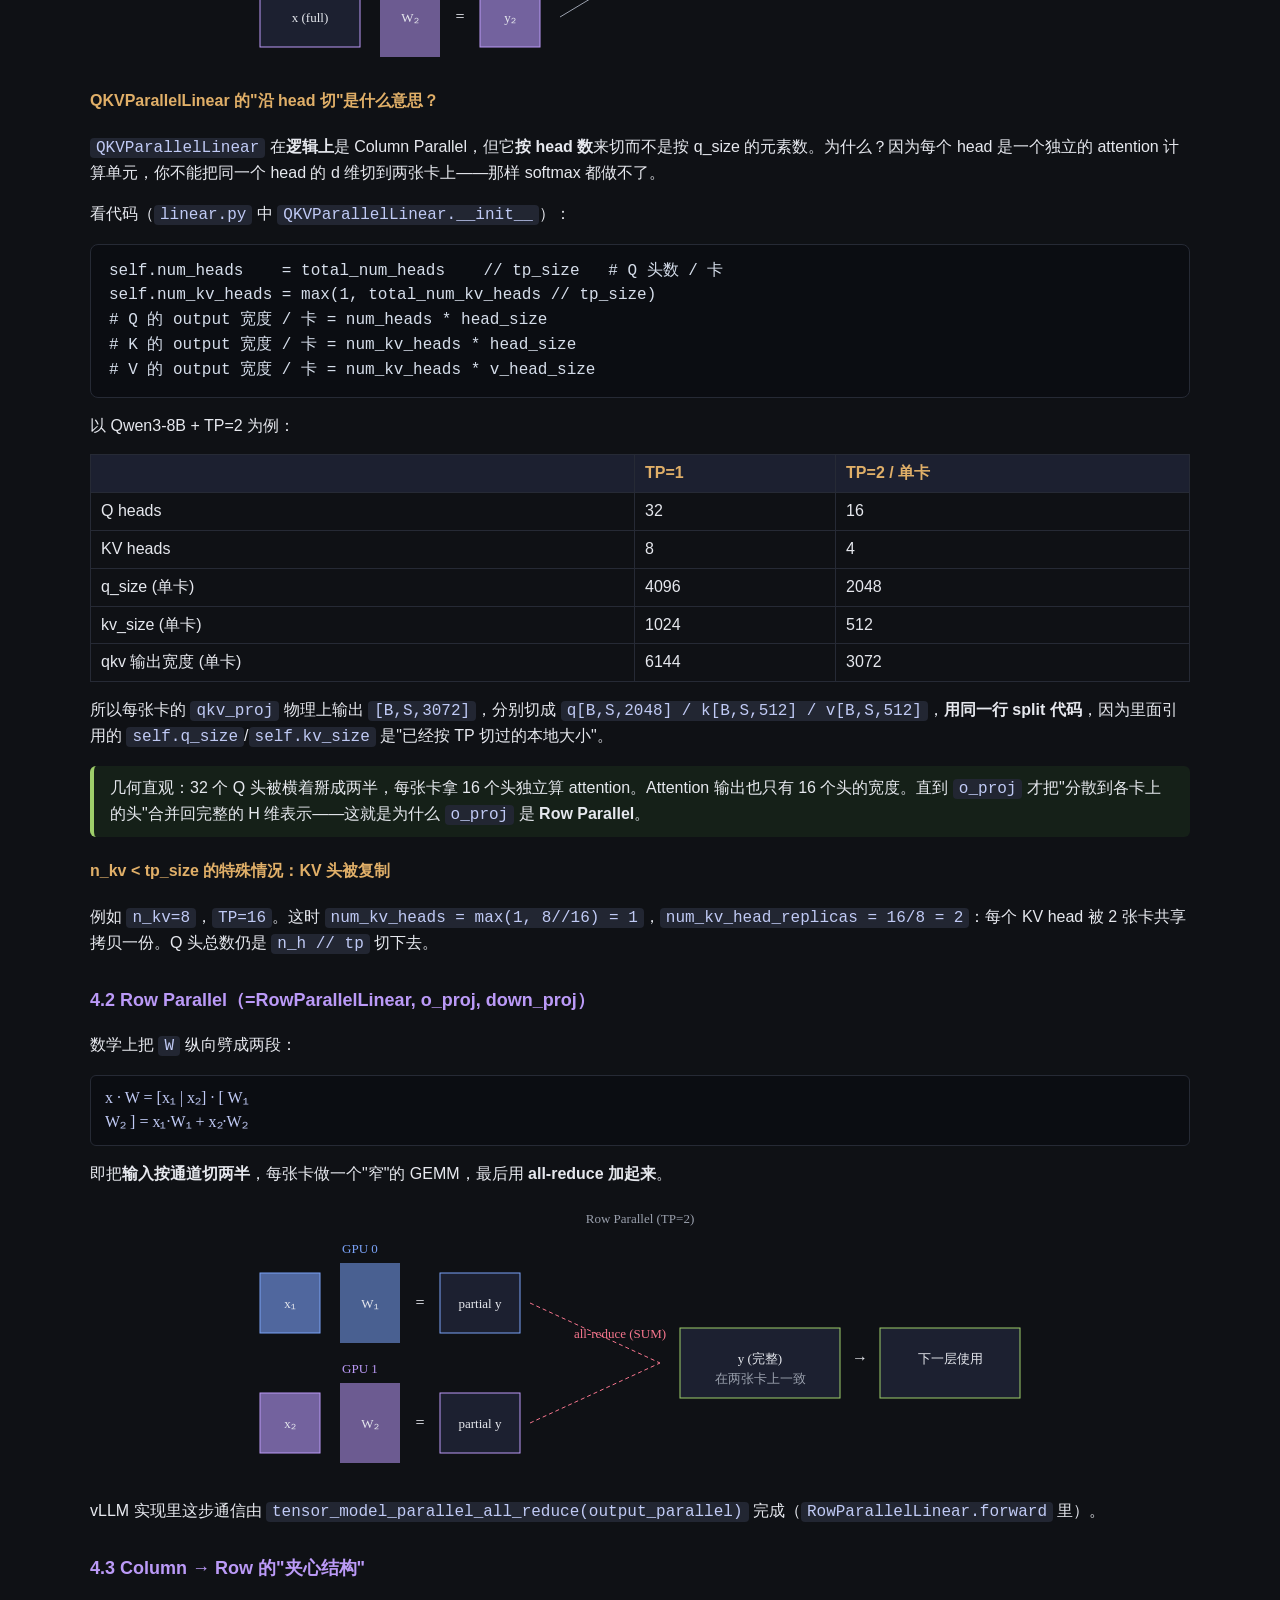
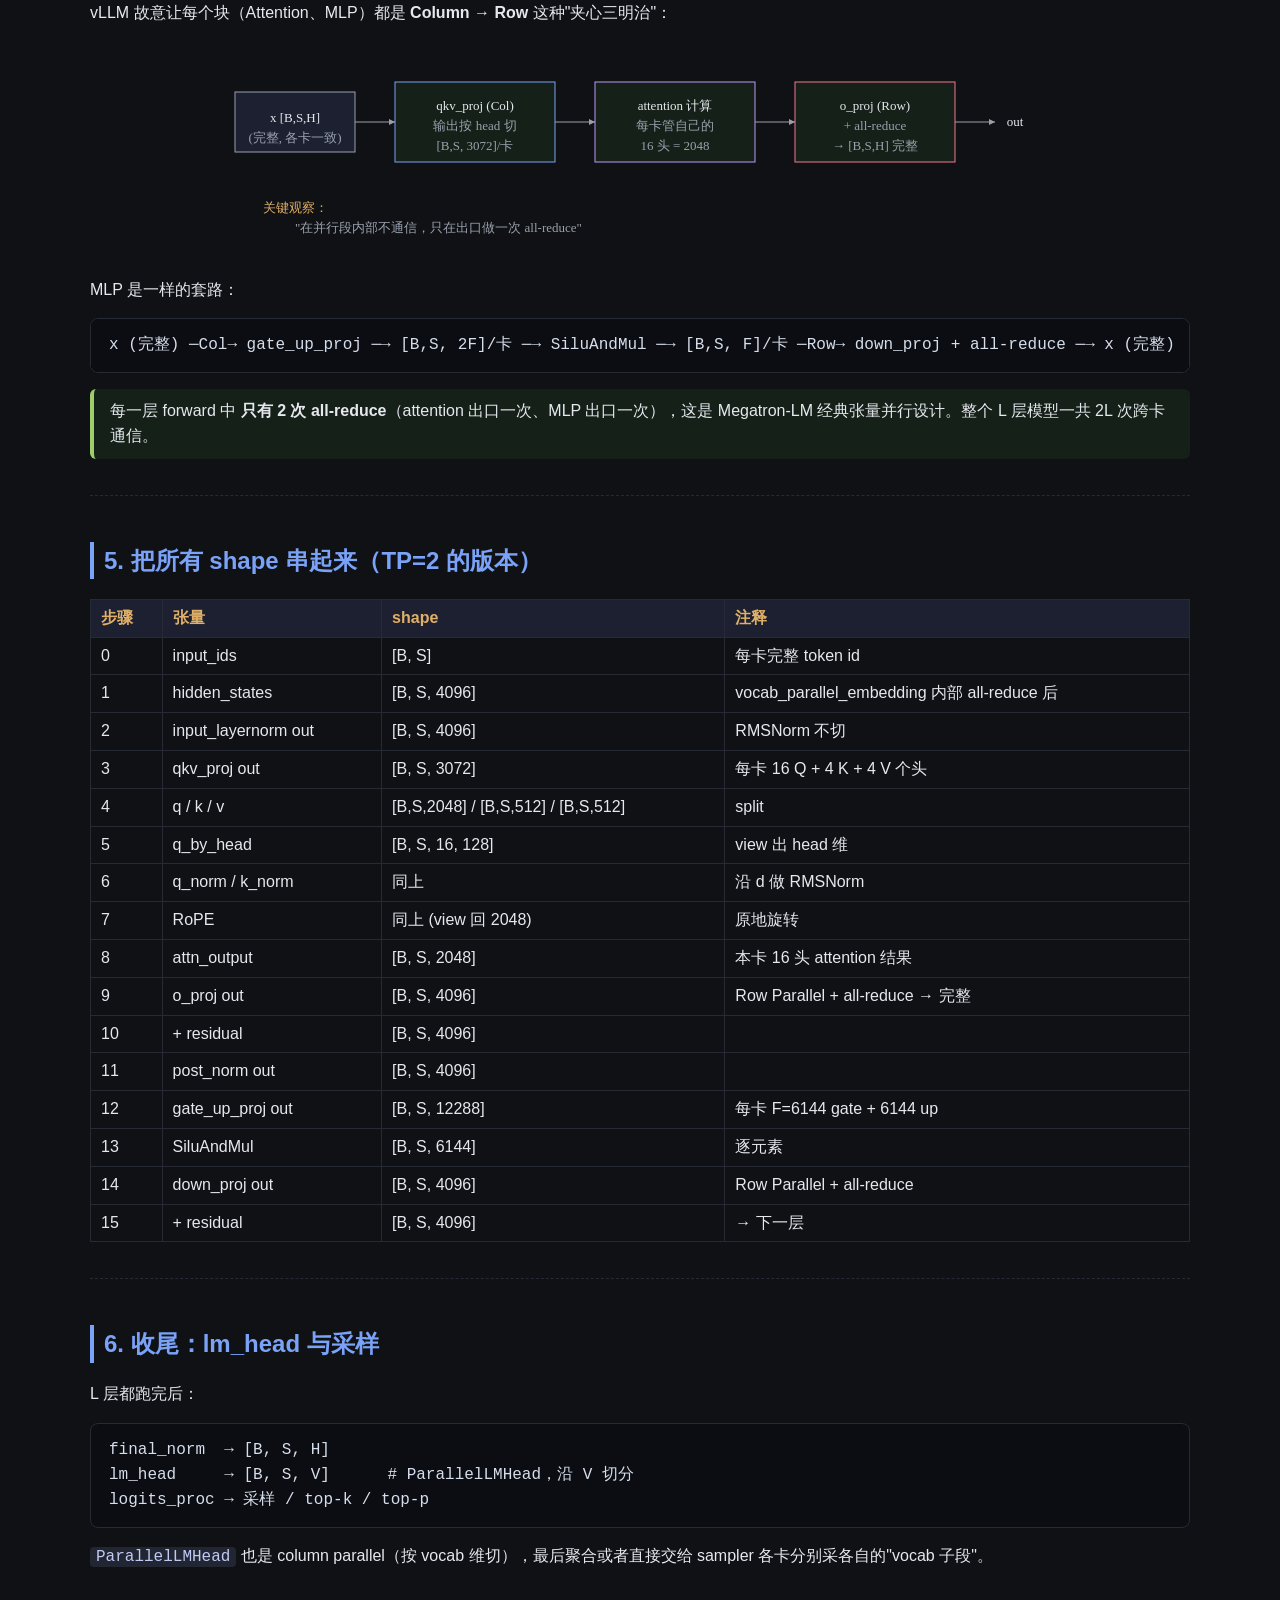
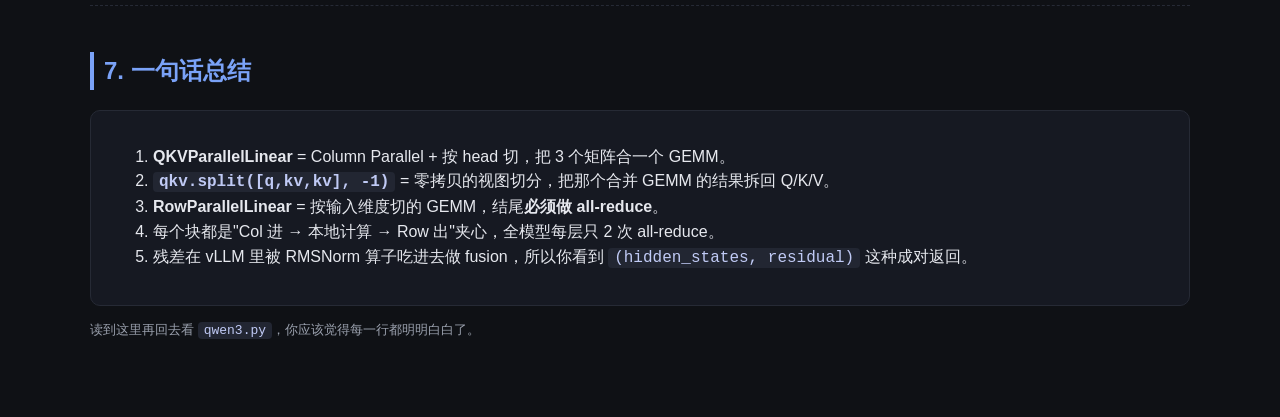
<file: site/qwen3_structure.html>
<!DOCTYPE html>
<html lang="zh-CN">
<head>
<meta charset="UTF-8">
<title>Qwen3 模型结构图解 — vLLM 视角</title>
<style>
  :root{
    --bg:#0f1115; --panel:#161922; --ink:#e6e8ee; --muted:#9aa0ad;
    --acc1:#7aa2f7; --acc2:#bb9af7; --acc3:#9ece6a; --acc4:#f7768e; --acc5:#e0af68;
    --grid:#262a35;
  }
  html,body{background:var(--bg); color:var(--ink); font-family:"Inter","Helvetica Neue",sans-serif; line-height:1.55;}
  body{max-width:1100px; margin:0 auto; padding:32px 24px 96px;}
  h1{font-size:34px; color:#fff; border-bottom:1px solid var(--grid); padding-bottom:14px;}
  h2{margin-top:46px; font-size:24px; color:var(--acc1); border-left:4px solid var(--acc1); padding-left:10px;}
  h3{margin-top:30px; font-size:18px; color:var(--acc2);}
  h4{margin-top:22px; font-size:16px; color:var(--acc5);}
  code,pre{font-family:"JetBrains Mono","Fira Code",monospace;}
  code{background:#222632; padding:1px 6px; border-radius:4px; color:#c0caf5;}
  pre{background:#0b0d12; border:1px solid var(--grid); border-radius:8px; padding:14px 18px; overflow-x:auto; color:#d6deeb;}
  .panel{background:var(--panel); border:1px solid var(--grid); border-radius:10px; padding:18px 22px; margin:14px 0;}
  .note{border-left:4px solid var(--acc3); background:#152018; padding:10px 16px; border-radius:6px; margin:14px 0;}
  .warn{border-left:4px solid var(--acc4); background:#2a1620; padding:10px 16px; border-radius:6px; margin:14px 0;}
  .grid2{display:grid; grid-template-columns: 1fr 1fr; gap:18px;}
  table{width:100%; border-collapse:collapse; margin:8px 0;}
  th,td{border:1px solid var(--grid); padding:6px 10px; text-align:left;}
  th{background:#1c2030; color:var(--acc5);}
  .kv{color:var(--acc5);} .qv{color:var(--acc1);} .vv{color:var(--acc3);} .hv{color:var(--acc2);}
  .small{font-size:13px; color:var(--muted);}
  .tag{display:inline-block; background:#222632; border:1px solid var(--grid); border-radius:4px; padding:1px 8px; margin:0 4px; font-size:13px; color:var(--acc2);}
  svg{display:block; margin:16px auto;}
  .legend{display:flex; gap:14px; flex-wrap:wrap; margin:6px 0 16px;}
  .legend span{display:inline-flex; align-items:center; gap:6px; font-size:13px; color:var(--muted);}
  .legend span::before{content:""; width:14px; height:14px; border-radius:3px; display:inline-block;}
  .lg-q::before{background:#7aa2f7;} .lg-k::before{background:#bb9af7;} .lg-v::before{background:#9ece6a;}
  .lg-g::before{background:#e0af68;} .lg-u::before{background:#f7768e;}
  hr{border:none; border-top:1px dashed var(--grid); margin:36px 0;}
  .formula{background:#0b0d12; border:1px solid var(--grid); border-radius:6px; padding:10px 14px; margin:10px 0; font-family:"Latin Modern Math","JetBrains Mono",serif; color:#c0caf5; overflow-x:auto;}
</style>
<link rel="stylesheet" href="./nav.css">
</head>
<body>
<nav class="study-topnav" aria-label="Study note navigation">
  <a class="study-topnav__brand" href="./">vLLM Study</a>
  <div class="study-topnav__links">
    <a class="study-topnav__link" href="./">DeepSeek V3 FusedMoE</a>
    <a class="study-topnav__link" href="./qwen3_model_runner.html">Qwen3 Runner</a>
    <a class="study-topnav__link" href="./qwen3_structure.html" aria-current="page">Qwen3 Structure</a>
    <a class="study-topnav__link" href="./vllm_cp_pcp_dcp.html">CP / PCP / DCP</a>
    <a class="study-topnav__link" href="./vllm_prefix_cache.html">Prefix Cache</a>
    <a class="study-topnav__link" href="./vllm_vit_dp.html">ViT DP</a>
    <a class="study-topnav__link" href="./vime_framework.html">Vime</a>
  </div>
</nav>

<h1>Qwen3 模型结构图解 — vLLM 视角</h1>
<p class="small">配合源码: <code>vllm/model_executor/models/qwen3.py</code>、<code>qwen2.py</code>、<code>layers/linear.py</code>。
读完后你应该能回答: ① Qwen3 一层 forward 里张量 shape 怎么变？ ② QKV/Row/Column Parallel 在几何上各切了哪个轴？ ③ <code>qkv.split([...], dim=-1)</code> 到底在干嘛？</p>

<div class="panel">
<b>本文使用的"具体数字"约定（以 Qwen3-8B 为例）：</b>
<table>
<tr><th>符号</th><th>含义</th><th>典型值</th></tr>
<tr><td>H</td><td>hidden_size</td><td>4096</td></tr>
<tr><td>n_h</td><td>num_attention_heads</td><td>32</td></tr>
<tr><td>n_kv</td><td>num_key_value_heads (GQA)</td><td>8</td></tr>
<tr><td>d</td><td>head_dim</td><td>128</td></tr>
<tr><td>F</td><td>intermediate_size (FFN)</td><td>12288</td></tr>
<tr><td>L</td><td>num_hidden_layers</td><td>36</td></tr>
<tr><td>V</td><td>vocab_size</td><td>≈ 151936</td></tr>
<tr><td>TP</td><td>tensor parallel size</td><td>用 2 来举例</td></tr>
</table>
<p class="small">注意 <b>n_h·d = 32·128 = 4096 = H</b>，而 <b>n_kv·d = 8·128 = 1024 ≠ H</b>。这就是 GQA：K/V 的"宽度"比 Q 窄 4 倍。</p>
</div>

<h2>0. 顶层骨架</h2>

<p>整个模型像一个三明治：</p>

<svg viewBox="0 0 900 280" width="100%" style="max-width:900px">
  <defs>
    <marker id="arr" viewBox="0 0 10 10" refX="10" refY="5" markerWidth="6" markerHeight="6" orient="auto-start-reverse">
      <path d="M0,0 L10,5 L0,10 z" fill="#9aa0ad"/>
    </marker>
  </defs>
  <!-- boxes -->
  <g font-family="JetBrains Mono" font-size="13" fill="#e6e8ee" text-anchor="middle">
    <rect x="20"  y="100" width="120" height="60" rx="8" fill="#1c2030" stroke="#7aa2f7"/>
    <text x="80" y="125">input_ids</text>
    <text x="80" y="145" fill="#9aa0ad">[B, S]</text>

    <rect x="170" y="100" width="140" height="60" rx="8" fill="#1c2030" stroke="#bb9af7"/>
    <text x="240" y="125">embed_tokens</text>
    <text x="240" y="145" fill="#9aa0ad">[B, S, H]</text>

    <rect x="340" y="80" width="200" height="100" rx="8" fill="#152018" stroke="#9ece6a"/>
    <text x="440" y="110">L × Qwen3DecoderLayer</text>
    <text x="440" y="135" fill="#9aa0ad">[B, S, H] → [B, S, H]</text>
    <text x="440" y="160" fill="#9ece6a">(本文重点)</text>

    <rect x="570" y="100" width="120" height="60" rx="8" fill="#1c2030" stroke="#e0af68"/>
    <text x="630" y="125">final RMSNorm</text>
    <text x="630" y="145" fill="#9aa0ad">[B, S, H]</text>

    <rect x="720" y="100" width="160" height="60" rx="8" fill="#1c2030" stroke="#f7768e"/>
    <text x="800" y="125">lm_head (logits)</text>
    <text x="800" y="145" fill="#9aa0ad">[B, S, V]</text>

    <!-- arrows -->
    <line x1="140" y1="130" x2="170" y2="130" stroke="#9aa0ad" marker-end="url(#arr)"/>
    <line x1="310" y1="130" x2="340" y2="130" stroke="#9aa0ad" marker-end="url(#arr)"/>
    <line x1="540" y1="130" x2="570" y2="130" stroke="#9aa0ad" marker-end="url(#arr)"/>
    <line x1="690" y1="130" x2="720" y2="130" stroke="#9aa0ad" marker-end="url(#arr)"/>
  </g>
</svg>

<p>对应代码（<code>Qwen3ForCausalLM</code>）：</p>
<pre>self.model = Qwen3Model(...)       # embed + L 层 + final norm
self.lm_head = ParallelLMHead(V, H) # 投影回词表 (或与 embed_tokens 权重共享)</pre>

<p>真正复杂的是中间那个 <code>L × Qwen3DecoderLayer</code>。下面把它一层剖开。</p>

<hr>

<h2>1. 一个 DecoderLayer 的几何</h2>

<p>对照 <code>Qwen3DecoderLayer.forward</code>，一个 token 进入一层时走的路：</p>

<svg viewBox="0 0 880 540" width="100%" style="max-width:880px">
  <defs>
    <marker id="arr2" viewBox="0 0 10 10" refX="10" refY="5" markerWidth="6" markerHeight="6" orient="auto-start-reverse">
      <path d="M0,0 L10,5 L0,10 z" fill="#9aa0ad"/>
    </marker>
  </defs>
  <g font-family="JetBrains Mono" font-size="13" fill="#e6e8ee" text-anchor="middle">
    <!-- input -->
    <rect x="360" y="10" width="160" height="40" rx="6" fill="#1c2030" stroke="#7aa2f7"/>
    <text x="440" y="35">x : [B, S, H]</text>

    <!-- residual path on the right -->
    <line x1="440" y1="50" x2="440" y2="80"  stroke="#9aa0ad" marker-end="url(#arr2)"/>
    <line x1="440" y1="50" x2="780" y2="50"  stroke="#e0af68" stroke-dasharray="4,3"/>
    <line x1="780" y1="50" x2="780" y2="240" stroke="#e0af68" stroke-dasharray="4,3"/>

    <rect x="360" y="80" width="160" height="40" rx="6" fill="#152018" stroke="#9ece6a"/>
    <text x="440" y="105">input_layernorm (RMSNorm)</text>

    <line x1="440" y1="120" x2="440" y2="150" stroke="#9aa0ad" marker-end="url(#arr2)"/>

    <rect x="240" y="150" width="400" height="80" rx="6" fill="#1c2030" stroke="#bb9af7"/>
    <text x="440" y="180">Self-Attention   (qkv_proj → split → q/k-norm</text>
    <text x="440" y="200">→ RoPE → attn → o_proj)</text>
    <text x="440" y="220" fill="#9aa0ad">[B,S,H] → [B,S,H]</text>

    <line x1="440" y1="230" x2="440" y2="260" stroke="#9aa0ad" marker-end="url(#arr2)"/>

    <!-- residual add 1 -->
    <circle cx="440" cy="270" r="14" fill="#1c2030" stroke="#e0af68"/>
    <text x="440" y="275" fill="#e0af68">+</text>
    <line x1="780" y1="270" x2="455" y2="270" stroke="#e0af68" stroke-dasharray="4,3" marker-end="url(#arr2)"/>

    <line x1="440" y1="285" x2="440" y2="310" stroke="#9aa0ad" marker-end="url(#arr2)"/>
    <!-- second residual save -->
    <line x1="440" y1="285" x2="780" y2="285" stroke="#e0af68" stroke-dasharray="4,3"/>
    <line x1="780" y1="285" x2="780" y2="450" stroke="#e0af68" stroke-dasharray="4,3"/>

    <rect x="320" y="310" width="240" height="40" rx="6" fill="#152018" stroke="#9ece6a"/>
    <text x="440" y="335">post_attention_layernorm (RMSNorm)</text>

    <line x1="440" y1="350" x2="440" y2="380" stroke="#9aa0ad" marker-end="url(#arr2)"/>

    <rect x="280" y="380" width="320" height="80" rx="6" fill="#1c2030" stroke="#bb9af7"/>
    <text x="440" y="410">MLP   (gate_up_proj → SiLU·gate → down_proj)</text>
    <text x="440" y="430" fill="#9aa0ad">[B,S,H] → [B,S,F] → [B,S,H]</text>

    <line x1="440" y1="460" x2="440" y2="485" stroke="#9aa0ad" marker-end="url(#arr2)"/>

    <circle cx="440" cy="495" r="14" fill="#1c2030" stroke="#e0af68"/>
    <text x="440" y="500" fill="#e0af68">+</text>
    <line x1="780" y1="495" x2="455" y2="495" stroke="#e0af68" stroke-dasharray="4,3" marker-end="url(#arr2)"/>

    <line x1="440" y1="510" x2="440" y2="530" stroke="#9aa0ad" marker-end="url(#arr2)"/>
    <text x="440" y="540" fill="#7aa2f7">下一层的输入 [B, S, H]</text>
  </g>
</svg>

<p>两条<span style="color:var(--acc5)">虚线橙色</span>就是<b>残差</b>（residual）。vLLM 在 <code>RMSNorm</code> 里做了一个小技巧：把"上一层的残差 + 当前归一化"<b>融合</b>成一次调用：</p>
<pre>hidden_states, residual = self.input_layernorm(hidden_states, residual)
# 等价于:
#   hidden_states = hidden_states + residual         (上一层延迟的 add)
#   residual      = hidden_states                    (准备好新的残差)
#   hidden_states = rmsnorm(hidden_states)</pre>

<div class="note">所以 <code>forward</code> 末尾返回的 <code>(hidden_states, residual)</code> 并不是普通残差和——它是"还没相加"的状态，下一层入口才合并。这是优化算子能省一次显存往返。</div>

<hr>

<h2>2. Self-Attention 内部的 8 个 shape 转换</h2>

<p>这是 <code>Qwen3Attention.forward</code> 的全部 8 行代码（剥掉条件分支）：</p>

<pre>qkv, _ = self.qkv_proj(hidden_states)                          # ①
q, k, v = qkv.split([q_size, kv_size, kv_size], dim=-1)         # ②
q_by_head = q.view(*q.shape[:-1], -1, head_dim)                 # ③ q-norm reshape
q = self.q_norm(q_by_head).view(q.shape)                        # ④ q-norm + 还原
k_by_head = k.view(*k.shape[:-1], -1, head_dim)                 # ③' k-norm reshape
k = self.k_norm(k_by_head).view(k.shape)                        # ④' k-norm + 还原
q, k = self.rotary_emb(positions, q, k)                         # ⑤ RoPE
attn_output = self.attn(q, k, v)                                # ⑥ flash/paged attention
output, _ = self.o_proj(attn_output)                            # ⑦
return output                                                   # ⑧</pre>

<p>下面逐步把每个 shape 画出来（先假设 <b>TP=1</b>，纯单卡）：</p>

<h3>① qkv_proj : <code>[B, S, H]</code> → <code>[B, S, q_size + kv_size + kv_size]</code></h3>

<p>"为什么不分三个 Linear 而是合一起？" —— GEMM 越大越快、kernel launch 越少。所以 vLLM 把 Q、K、V 三个权重<b>沿输出维度 concat</b>在一起，存成一个矩阵 <code>W_qkv</code>：</p>

<div class="legend">
  <span class="lg-q">Q-part</span>
  <span class="lg-k">K-part</span>
  <span class="lg-v">V-part</span>
</div>

<svg viewBox="0 0 760 240" width="100%" style="max-width:760px">
  <g font-family="JetBrains Mono" font-size="13" fill="#e6e8ee" text-anchor="middle">
    <!-- x -->
    <rect x="20" y="80" width="120" height="80" fill="#1c2030" stroke="#7aa2f7"/>
    <text x="80" y="50">hidden_states</text>
    <text x="80" y="125">[B·S, H]</text>

    <!-- W -->
    <rect x="180" y="40" width="160" height="160" fill="#1c2030" stroke="#7aa2f7"/>
    <text x="260" y="30">W_qkv  (H × out)</text>

    <!-- W split (vertically: rows=H, cols=out) -->
    <rect x="180" y="40" width="80"  height="160" fill="#7aa2f7" opacity="0.5"/>
    <rect x="260" y="40" width="40"  height="160" fill="#bb9af7" opacity="0.5"/>
    <rect x="300" y="40" width="40"  height="160" fill="#9ece6a" opacity="0.5"/>
    <text x="220" y="125">Q</text>
    <text x="280" y="125">K</text>
    <text x="320" y="125">V</text>

    <text x="220" y="220" fill="#9aa0ad">q_size</text>
    <text x="280" y="220" fill="#9aa0ad">kv_size</text>
    <text x="320" y="220" fill="#9aa0ad">kv_size</text>

    <!-- = -->
    <text x="380" y="125" font-size="20">=</text>

    <!-- result -->
    <rect x="420" y="80" width="320" height="80" fill="#1c2030" stroke="#7aa2f7"/>
    <rect x="420" y="80" width="160" height="80" fill="#7aa2f7" opacity="0.5"/>
    <rect x="580" y="80" width="80"  height="80" fill="#bb9af7" opacity="0.5"/>
    <rect x="660" y="80" width="80"  height="80" fill="#9ece6a" opacity="0.5"/>
    <text x="500" y="125">Q</text>
    <text x="620" y="125">K</text>
    <text x="700" y="125">V</text>
    <text x="580" y="50">qkv</text>
    <text x="580" y="195">[B·S, q_size + kv_size + kv_size]</text>
  </g>
</svg>

<p>具体宽度（TP=1，Qwen3-8B）：</p>
<ul>
<li><span class="qv">q_size = n_h · d = 32·128 = <b>4096</b></span></li>
<li><span class="kv">kv_size = n_kv · d = 8·128 = <b>1024</b></span></li>
<li>合起来输出宽度 = 4096 + 1024 + 1024 = <b>6144</b></li>
</ul>

<h3>② <code>qkv.split([q_size, kv_size, kv_size], dim=-1)</code></h3>

<div class="panel">
<b><code>Tensor.split(sizes, dim)</code> 语法解释：</b>
<ul>
<li>第一个参数如果是 <b>list / tuple</b>，表示"按这些长度依次切片"，长度和必须等于该维度的大小；</li>
<li>第一个参数如果是 <b>int</b>，表示"每段长度都是这个 int"；</li>
<li>返回一个 tuple，元素数 = 切片数；</li>
<li>这是 <b>view 操作</b>，不复制内存——只是建了 3 个指向原 buffer 不同 offset 的视图。</li>
</ul>
</div>

<p>所以这一行做的事，就是把上面那条 <code>[B,S,6144]</code> 的拼接张量"按 [4096, 1024, 1024]"切回 3 段：</p>

<svg viewBox="0 0 760 130" width="100%" style="max-width:760px">
  <g font-family="JetBrains Mono" font-size="13" fill="#e6e8ee" text-anchor="middle">
    <rect x="20" y="40" width="320" height="50" fill="#1c2030" stroke="#7aa2f7"/>
    <rect x="20" y="40" width="160" height="50" fill="#7aa2f7" opacity="0.5"/>
    <rect x="180" y="40" width="80"  height="50" fill="#bb9af7" opacity="0.5"/>
    <rect x="260" y="40" width="80"  height="50" fill="#9ece6a" opacity="0.5"/>
    <text x="180" y="25">qkv  [B, S, 6144]</text>
    <text x="100" y="70">4096</text><text x="220" y="70">1024</text><text x="300" y="70">1024</text>

    <text x="380" y="65" font-size="18">→</text>

    <rect x="420" y="20" width="120" height="40" fill="#1c2030" stroke="#7aa2f7"/>
    <rect x="420" y="20" width="120" height="40" fill="#7aa2f7" opacity="0.5"/>
    <text x="480" y="45">q  [B,S,4096]</text>

    <rect x="560" y="20" width="80"  height="40" fill="#1c2030" stroke="#bb9af7"/>
    <rect x="560" y="20" width="80"  height="40" fill="#bb9af7" opacity="0.5"/>
    <text x="600" y="45">k  [B,S,1024]</text>

    <rect x="660" y="20" width="80"  height="40" fill="#1c2030" stroke="#9ece6a"/>
    <rect x="660" y="20" width="80"  height="40" fill="#9ece6a" opacity="0.5"/>
    <text x="700" y="45">v  [B,S,1024]</text>
  </g>
</svg>

<h3>③④ q-norm / k-norm：reshape 出"头"这个维度</h3>

<p>Qwen3 的一个新东西：对 <b>Q 和 K 在每个 head 内部单独做一次 RMSNorm</b>（QK-Norm）。RMSNorm 是沿最后一维做的，所以我们必须先把"flat 的 q"reshape 成"按 head 切开"：</p>

<div class="formula">q : [B, S, n_h·d]  ─view→  q_by_head : [B, S, n_h, d]</div>

<svg viewBox="0 0 700 170" width="100%" style="max-width:700px">
  <g font-family="JetBrains Mono" font-size="13" fill="#e6e8ee" text-anchor="middle">
    <rect x="20" y="60" width="280" height="40" fill="#7aa2f7" opacity="0.45" stroke="#7aa2f7"/>
    <text x="160" y="45">q  [B, S, 4096]</text>
    <g stroke="#0f1115">
      <line x1="55"  y1="60" x2="55"  y2="100"/>
      <line x1="90"  y1="60" x2="90"  y2="100"/>
      <line x1="125" y1="60" x2="125" y2="100"/>
      <line x1="160" y1="60" x2="160" y2="100"/>
      <line x1="195" y1="60" x2="195" y2="100"/>
      <line x1="230" y1="60" x2="230" y2="100"/>
      <line x1="265" y1="60" x2="265" y2="100"/>
    </g>
    <text x="160" y="120" fill="#9aa0ad">连续内存里 32 个 head 紧挨着，每个 d=128</text>

    <text x="340" y="85" font-size="18">view →</text>

    <rect x="400" y="30" width="280" height="100" fill="#7aa2f7" opacity="0.45" stroke="#7aa2f7"/>
    <text x="540" y="20">q_by_head  [B, S, 32, 128]</text>
    <g stroke="#0f1115">
      <line x1="435" y1="30" x2="435" y2="130"/>
      <line x1="470" y1="30" x2="470" y2="130"/>
      <line x1="505" y1="30" x2="505" y2="130"/>
      <line x1="540" y1="30" x2="540" y2="130"/>
      <line x1="575" y1="30" x2="575" y2="130"/>
      <line x1="610" y1="30" x2="610" y2="130"/>
      <line x1="645" y1="30" x2="645" y2="130"/>
    </g>
    <text x="540" y="155" fill="#9aa0ad">"头"被显式标出来；norm 沿最后一维独立作用</text>
  </g>
</svg>

<p>所以代码中：</p>
<pre>q_by_head = q.view(*q.shape[:-1], q.shape[-1] // self.head_dim, self.head_dim)
# -1 写法等价 → q.view(B, S, n_h_local, d)</pre>
<p>之后 <code>self.q_norm</code> 在最后一维 <code>d</code> 上做 RMS，再 view 回 <code>[B, S, n_h·d]</code>。</p>

<h3>⑤ RoPE — 旋转位置编码</h3>
<p>对 Q/K 的每个 head 中相邻 2 个维度做"按 position 转一定角度"的旋转。它<b>不改变 shape</b>，只是在 q、k 上原地修改数值，让点积自带相对位置信息。V 不参与。</p>

<h3>⑥ self.attn(q, k, v) — vLLM 的 PagedAttention</h3>
<p>这一步内部含义就是经典的：</p>
<div class="formula">attn = softmax( Q · Kᵀ / √d ) · V</div>
<p>但在 vLLM 里：K、V 不是当前 batch 自己的，而是<b>从 KV cache 里取</b>（含历史 token）。最后输出形状还是 <code>[B, S, n_h·d] = [B, S, H]</code>。</p>

<h3>⑦ o_proj — 把 attention 输出投回 H 维</h3>
<div class="formula">attn_output [B,S,H]  ·  W_o [H, H]  →  output [B,S,H]</div>
<p><code>o_proj</code> 是 <code>RowParallelLinear</code>，原因下面 §4 解释。</p>

<hr>

<h2>3. MLP（SwiGLU）</h2>

<p>Qwen3 用的是 <b>SwiGLU</b>：</p>
<div class="formula">MLP(x) = ( SiLU(x · W_gate) ⊙ (x · W_up) ) · W_down</div>

<p>vLLM 把 <code>W_gate</code> 和 <code>W_up</code> 合并成一个 <code>gate_up_proj</code>（与 QKV 同样思路：合并 GEMM）：</p>

<div class="legend">
  <span class="lg-g">gate</span>
  <span class="lg-u">up</span>
</div>

<svg viewBox="0 0 820 240" width="100%" style="max-width:820px">
  <g font-family="JetBrains Mono" font-size="13" fill="#e6e8ee" text-anchor="middle">
    <rect x="20" y="80" width="100" height="80" fill="#1c2030" stroke="#7aa2f7"/>
    <text x="70" y="50">x</text>
    <text x="70" y="125">[B·S, H]</text>

    <!-- W_gate_up -->
    <rect x="160" y="40" width="140" height="160" fill="#1c2030" stroke="#7aa2f7"/>
    <rect x="160" y="40" width="70"  height="160" fill="#e0af68" opacity="0.55"/>
    <rect x="230" y="40" width="70"  height="160" fill="#f7768e" opacity="0.55"/>
    <text x="195" y="125">gate</text>
    <text x="265" y="125">up</text>
    <text x="230" y="30">W_gate_up : [H, 2F]</text>

    <text x="340" y="125" font-size="18">→</text>

    <rect x="380" y="80" width="240" height="80" fill="#1c2030" stroke="#7aa2f7"/>
    <rect x="380" y="80" width="120" height="80" fill="#e0af68" opacity="0.55"/>
    <rect x="500" y="80" width="120" height="80" fill="#f7768e" opacity="0.55"/>
    <text x="500" y="50">gate_up : [B·S, 2F]</text>
    <text x="440" y="180" fill="#9aa0ad">F</text>
    <text x="560" y="180" fill="#9aa0ad">F</text>

    <text x="640" y="125" font-size="18">→</text>

    <rect x="680" y="80" width="120" height="80" fill="#1c2030" stroke="#9ece6a"/>
    <text x="740" y="50">SiluAndMul</text>
    <text x="740" y="125">[B·S, F]</text>
  </g>
</svg>

<p><code>SiluAndMul</code> 是 vLLM 的融合算子，等价于：</p>
<pre>gate, up = gate_up.chunk(2, dim=-1)   # 概念上
y = silu(gate) * up                   # 逐元素</pre>

<p>之后 <code>down_proj</code>（<code>RowParallelLinear</code>）把 <code>F</code> 维投回 <code>H</code>：</p>
<div class="formula">y [B,S,F] · W_down [F, H] → out [B,S,H]</div>

<hr>

<h2>4. Tensor Parallel：三种切法的几何</h2>

<p>这是你最想搞清楚的部分。先记两条主线：</p>
<div class="panel">
<b>Column Parallel</b>: 把权重<b>按"输出维度"切</b>，每张 GPU 负责一段输出列；输入<b>复制</b>到每张卡；输出在卡之间是<b>拼接</b>关系。<br>
<b>Row Parallel</b>: 把权重<b>按"输入维度"切</b>，每张 GPU 负责一段输入行；输入<b>已经被切过</b>；输出在卡之间是<b>逐元素求和</b>关系（需要 all-reduce）。
</div>

<h3>4.1 Column Parallel（=QKVParallelLinear, MergedColumnParallelLinear）</h3>

<p>数学上 <code>y = x · W</code>，把 <code>W</code> 横向劈成 <code>W = [W₁ | W₂]</code>，则：</p>
<div class="formula">x · [W₁ | W₂] = [x·W₁ | x·W₂]</div>

<p>所以两张 GPU 各自算 <code>y_i = x · W_i</code>，<b>不需要任何通信</b>就拿到了"输出的一段"。</p>

<svg viewBox="0 0 800 270" width="100%" style="max-width:800px">
  <g font-family="JetBrains Mono" font-size="13" fill="#e6e8ee" text-anchor="middle">
    <text x="400" y="20" fill="#9aa0ad">Column Parallel (TP=2)</text>

    <!-- GPU0 -->
    <text x="120" y="50" fill="#7aa2f7">GPU 0</text>
    <rect x="20" y="70" width="100" height="60" fill="#1c2030" stroke="#7aa2f7"/>
    <text x="70" y="105">x (full)</text>
    <rect x="140" y="60" width="60" height="80" fill="#7aa2f7" opacity="0.55"/>
    <text x="170" y="105">W₁</text>
    <text x="220" y="105" font-size="16">=</text>
    <rect x="240" y="70" width="60" height="60" fill="#1c2030" stroke="#7aa2f7"/>
    <rect x="240" y="70" width="60" height="60" fill="#7aa2f7" opacity="0.55"/>
    <text x="270" y="105">y₁</text>

    <!-- GPU1 -->
    <text x="120" y="170" fill="#bb9af7">GPU 1</text>
    <rect x="20" y="190" width="100" height="60" fill="#1c2030" stroke="#bb9af7"/>
    <text x="70" y="225">x (full)</text>
    <rect x="140" y="180" width="60" height="80" fill="#bb9af7" opacity="0.55"/>
    <text x="170" y="225">W₂</text>
    <text x="220" y="225" font-size="16">=</text>
    <rect x="240" y="190" width="60" height="60" fill="#1c2030" stroke="#bb9af7"/>
    <rect x="240" y="190" width="60" height="60" fill="#bb9af7" opacity="0.55"/>
    <text x="270" y="225">y₂</text>

    <!-- arrow to combined -->
    <line x1="320" y1="100" x2="420" y2="160" stroke="#9aa0ad"/>
    <line x1="320" y1="220" x2="420" y2="160" stroke="#9aa0ad"/>
    <text x="380" y="135" fill="#9aa0ad">(本地)</text>

    <rect x="440" y="120" width="180" height="80" fill="#1c2030" stroke="#9ece6a"/>
    <rect x="440" y="120" width="90" height="80" fill="#7aa2f7" opacity="0.55"/>
    <rect x="530" y="120" width="90" height="80" fill="#bb9af7" opacity="0.55"/>
    <text x="530" y="105">y = [y₁ | y₂]</text>
    <text x="530" y="160" font-size="11" fill="#e6e8ee">y₁</text>
    <text x="585" y="160" font-size="11" fill="#e6e8ee">y₂</text>

    <text x="650" y="160" font-size="16">→</text>
    <rect x="670" y="125" width="120" height="70" fill="#1c2030" stroke="#9ece6a"/>
    <text x="730" y="155">下一层用</text>
    <text x="730" y="175" fill="#9aa0ad">通常无需聚合</text>
  </g>
</svg>

<h4>QKVParallelLinear 的"沿 head 切"是什么意思？</h4>

<p><code>QKVParallelLinear</code> 在<b>逻辑上</b>是 Column Parallel，但它<b>按 head 数</b>来切而不是按 q_size 的元素数。为什么？因为每个 head 是一个独立的 attention 计算单元，你不能把同一个 head 的 d 维切到两张卡上——那样 softmax 都做不了。</p>

<p>看代码（<code>linear.py</code> 中 <code>QKVParallelLinear.__init__</code>）：</p>
<pre>self.num_heads    = total_num_heads    // tp_size   # Q 头数 / 卡
self.num_kv_heads = max(1, total_num_kv_heads // tp_size)
# Q 的 output 宽度 / 卡 = num_heads * head_size
# K 的 output 宽度 / 卡 = num_kv_heads * head_size
# V 的 output 宽度 / 卡 = num_kv_heads * v_head_size</pre>

<p>以 Qwen3-8B + TP=2 为例：</p>

<table>
<tr><th></th><th>TP=1</th><th>TP=2 / 单卡</th></tr>
<tr><td>Q heads</td><td>32</td><td>16</td></tr>
<tr><td>KV heads</td><td>8</td><td>4</td></tr>
<tr><td>q_size (单卡)</td><td>4096</td><td>2048</td></tr>
<tr><td>kv_size (单卡)</td><td>1024</td><td>512</td></tr>
<tr><td>qkv 输出宽度 (单卡)</td><td>6144</td><td>3072</td></tr>
</table>

<p>所以每张卡的 <code>qkv_proj</code> 物理上输出 <code>[B,S,3072]</code>，分别切成 <code>q[B,S,2048] / k[B,S,512] / v[B,S,512]</code>，<b>用同一行 split 代码</b>，因为里面引用的 <code>self.q_size</code>/<code>self.kv_size</code> 是"已经按 TP 切过的本地大小"。</p>

<div class="note">几何直观：32 个 Q 头被横着掰成两半，每张卡拿 16 个头独立算 attention。Attention 输出也只有 16 个头的宽度。直到 <code>o_proj</code> 才把"分散到各卡上的头"合并回完整的 H 维表示——这就是为什么 <code>o_proj</code> 是 <b>Row Parallel</b>。</div>

<h4>n_kv &lt; tp_size 的特殊情况：KV 头被<b>复制</b></h4>

<p>例如 <code>n_kv=8</code>，<code>TP=16</code>。这时 <code>num_kv_heads = max(1, 8//16) = 1</code>，<code>num_kv_head_replicas = 16/8 = 2</code>：每个 KV head 被 2 张卡共享拷贝一份。Q 头总数仍是 <code>n_h // tp</code> 切下去。</p>

<h3>4.2 Row Parallel（=RowParallelLinear, o_proj, down_proj）</h3>

<p>数学上把 <code>W</code> 纵向劈成两段：</p>

<div class="formula">x · W = [x₁ | x₂] · [ W₁ <br>                     W₂ ]  = x₁·W₁ + x₂·W₂</div>

<p>即把<b>输入按通道切两半</b>，每张卡做一个"窄"的 GEMM，最后用 <b>all-reduce 加起来</b>。</p>

<svg viewBox="0 0 800 280" width="100%" style="max-width:800px">
  <g font-family="JetBrains Mono" font-size="13" fill="#e6e8ee" text-anchor="middle">
    <text x="400" y="20" fill="#9aa0ad">Row Parallel (TP=2)</text>

    <!-- GPU0 -->
    <text x="120" y="50" fill="#7aa2f7">GPU 0</text>
    <rect x="20" y="70" width="60" height="60" fill="#1c2030" stroke="#7aa2f7"/>
    <rect x="20" y="70" width="60" height="60" fill="#7aa2f7" opacity="0.55"/>
    <text x="50" y="105">x₁</text>
    <rect x="100" y="60" width="60" height="80" fill="#7aa2f7" opacity="0.55"/>
    <text x="130" y="105">W₁</text>
    <text x="180" y="105" font-size="16">=</text>
    <rect x="200" y="70" width="80" height="60" fill="#1c2030" stroke="#7aa2f7"/>
    <text x="240" y="105">partial y</text>

    <!-- GPU1 -->
    <text x="120" y="170" fill="#bb9af7">GPU 1</text>
    <rect x="20" y="190" width="60" height="60" fill="#1c2030" stroke="#bb9af7"/>
    <rect x="20" y="190" width="60" height="60" fill="#bb9af7" opacity="0.55"/>
    <text x="50" y="225">x₂</text>
    <rect x="100" y="180" width="60" height="80" fill="#bb9af7" opacity="0.55"/>
    <text x="130" y="225">W₂</text>
    <text x="180" y="225" font-size="16">=</text>
    <rect x="200" y="190" width="80" height="60" fill="#1c2030" stroke="#bb9af7"/>
    <text x="240" y="225">partial y</text>

    <!-- all-reduce -->
    <line x1="290" y1="100" x2="420" y2="160" stroke="#f7768e" stroke-dasharray="4,3"/>
    <line x1="290" y1="220" x2="420" y2="160" stroke="#f7768e" stroke-dasharray="4,3"/>
    <text x="380" y="135" fill="#f7768e">all-reduce (SUM)</text>

    <rect x="440" y="125" width="160" height="70" fill="#1c2030" stroke="#9ece6a"/>
    <text x="520" y="160">y (完整)</text>
    <text x="520" y="180" fill="#9aa0ad">在两张卡上一致</text>

    <text x="620" y="160" font-size="16">→</text>
    <rect x="640" y="125" width="140" height="70" fill="#1c2030" stroke="#9ece6a"/>
    <text x="710" y="160">下一层使用</text>
  </g>
</svg>

<p>vLLM 实现里这步通信由 <code>tensor_model_parallel_all_reduce(output_parallel)</code> 完成（<code>RowParallelLinear.forward</code> 里）。</p>

<h3>4.3 Column → Row 的"夹心结构"</h3>

<p>vLLM 故意让每个块（Attention、MLP）都是 <b>Column → Row</b> 这种"夹心三明治"：</p>

<svg viewBox="0 0 850 220" width="100%" style="max-width:850px">
  <g font-family="JetBrains Mono" font-size="13" fill="#e6e8ee" text-anchor="middle">
    <!-- Attention -->
    <rect x="20"  y="50" width="120" height="60" fill="#1c2030" stroke="#9aa0ad"/>
    <text x="80" y="80">x  [B,S,H]</text>
    <text x="80" y="100" fill="#9aa0ad">(完整, 各卡一致)</text>

    <line x1="140" y1="80" x2="180" y2="80" stroke="#9aa0ad" marker-end="url(#arr)"/>

    <rect x="180" y="40" width="160" height="80" fill="#152018" stroke="#7aa2f7"/>
    <text x="260" y="68">qkv_proj  (Col)</text>
    <text x="260" y="88" fill="#9aa0ad">输出按 head 切</text>
    <text x="260" y="108" fill="#9aa0ad">[B,S, 3072]/卡</text>

    <line x1="340" y1="80" x2="380" y2="80" stroke="#9aa0ad" marker-end="url(#arr)"/>

    <rect x="380" y="40" width="160" height="80" fill="#152018" stroke="#bb9af7"/>
    <text x="460" y="68">attention 计算</text>
    <text x="460" y="88" fill="#9aa0ad">每卡管自己的</text>
    <text x="460" y="108" fill="#9aa0ad">16 头 = 2048</text>

    <line x1="540" y1="80" x2="580" y2="80" stroke="#9aa0ad" marker-end="url(#arr)"/>

    <rect x="580" y="40" width="160" height="80" fill="#152018" stroke="#f7768e"/>
    <text x="660" y="68">o_proj  (Row)</text>
    <text x="660" y="88" fill="#9aa0ad">+ all-reduce</text>
    <text x="660" y="108" fill="#9aa0ad">→ [B,S,H] 完整</text>

    <line x1="740" y1="80" x2="780" y2="80" stroke="#9aa0ad" marker-end="url(#arr)"/>
    <text x="800" y="84">out</text>

    <!-- legend bar -->
    <text x="80" y="170" fill="#e0af68">关键观察：</text>
    <text x="80" y="190" fill="#9aa0ad" text-anchor="start">"在并行段内部不通信，只在出口做一次 all-reduce"</text>
  </g>
</svg>

<p>MLP 是一样的套路：</p>
<pre>x (完整) ─Col→ gate_up_proj ─→ [B,S, 2F]/卡 ─→ SiluAndMul ─→ [B,S, F]/卡 ─Row→ down_proj + all-reduce ─→ x (完整)</pre>

<div class="note">每一层 forward 中 <b>只有 2 次 all-reduce</b>（attention 出口一次、MLP 出口一次），这是 Megatron-LM 经典张量并行设计。整个 L 层模型一共 2L 次跨卡通信。</div>

<hr>

<h2>5. 把所有 shape 串起来（TP=2 的版本）</h2>

<table>
<tr><th>步骤</th><th>张量</th><th>shape</th><th>注释</th></tr>
<tr><td>0</td><td>input_ids</td><td>[B, S]</td><td>每卡完整 token id</td></tr>
<tr><td>1</td><td>hidden_states</td><td>[B, S, 4096]</td><td>vocab_parallel_embedding 内部 all-reduce 后</td></tr>
<tr><td>2</td><td>input_layernorm out</td><td>[B, S, 4096]</td><td>RMSNorm 不切</td></tr>
<tr><td>3</td><td>qkv_proj out</td><td>[B, S, 3072]</td><td>每卡 16 Q + 4 K + 4 V 个头</td></tr>
<tr><td>4</td><td>q / k / v</td><td>[B,S,2048] / [B,S,512] / [B,S,512]</td><td>split</td></tr>
<tr><td>5</td><td>q_by_head</td><td>[B, S, 16, 128]</td><td>view 出 head 维</td></tr>
<tr><td>6</td><td>q_norm / k_norm</td><td>同上</td><td>沿 d 做 RMSNorm</td></tr>
<tr><td>7</td><td>RoPE</td><td>同上 (view 回 2048)</td><td>原地旋转</td></tr>
<tr><td>8</td><td>attn_output</td><td>[B, S, 2048]</td><td>本卡 16 头 attention 结果</td></tr>
<tr><td>9</td><td>o_proj out</td><td>[B, S, 4096]</td><td>Row Parallel + all-reduce → 完整</td></tr>
<tr><td>10</td><td>+ residual</td><td>[B, S, 4096]</td><td></td></tr>
<tr><td>11</td><td>post_norm out</td><td>[B, S, 4096]</td><td></td></tr>
<tr><td>12</td><td>gate_up_proj out</td><td>[B, S, 12288]</td><td>每卡 F=6144 gate + 6144 up</td></tr>
<tr><td>13</td><td>SiluAndMul</td><td>[B, S, 6144]</td><td>逐元素</td></tr>
<tr><td>14</td><td>down_proj out</td><td>[B, S, 4096]</td><td>Row Parallel + all-reduce</td></tr>
<tr><td>15</td><td>+ residual</td><td>[B, S, 4096]</td><td>→ 下一层</td></tr>
</table>

<hr>

<h2>6. 收尾：lm_head 与采样</h2>

<p>L 层都跑完后：</p>
<pre>final_norm  → [B, S, H]
lm_head     → [B, S, V]      # ParallelLMHead，沿 V 切分
logits_proc → 采样 / top-k / top-p</pre>
<p><code>ParallelLMHead</code> 也是 column parallel（按 vocab 维切），最后聚合或者直接交给 sampler 各卡分别采各自的"vocab 子段"。</p>

<hr>

<h2>7. 一句话总结</h2>

<div class="panel">
<ol>
<li><b>QKVParallelLinear</b> = Column Parallel + 按 head 切，把 3 个矩阵合一个 GEMM。</li>
<li><b><code>qkv.split([q,kv,kv], -1)</code></b> = 零拷贝的视图切分，把那个合并 GEMM 的结果拆回 Q/K/V。</li>
<li><b>RowParallelLinear</b> = 按输入维度切的 GEMM，结尾<b>必须做 all-reduce</b>。</li>
<li>每个块都是"Col 进 → 本地计算 → Row 出"夹心，全模型每层只 2 次 all-reduce。</li>
<li>残差在 vLLM 里被 RMSNorm 算子吃进去做 fusion，所以你看到 <code>(hidden_states, residual)</code> 这种成对返回。</li>
</ol>
</div>

<p class="small">读到这里再回去看 <code>qwen3.py</code>，你应该觉得每一行都明明白白了。</p>

<script src="./nav.js?v=2" defer></script>
</body>
</html>
</file>
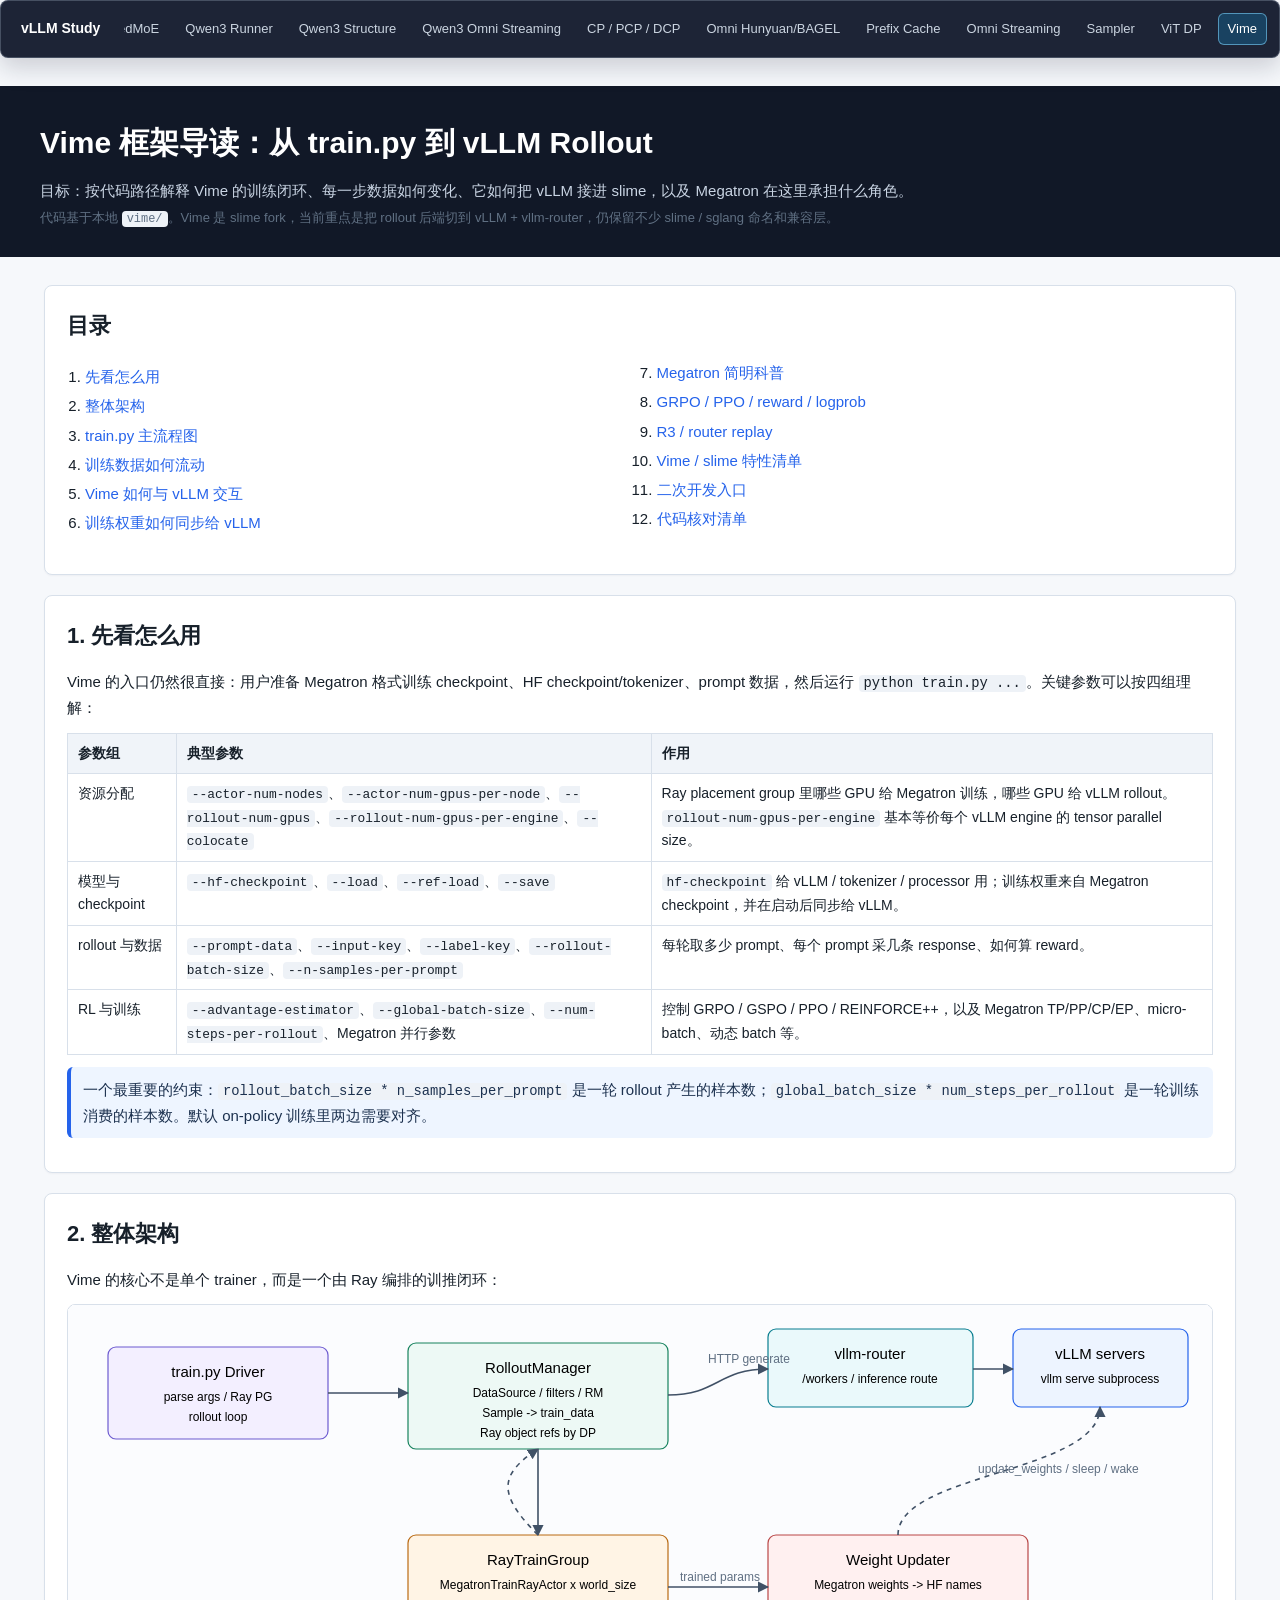
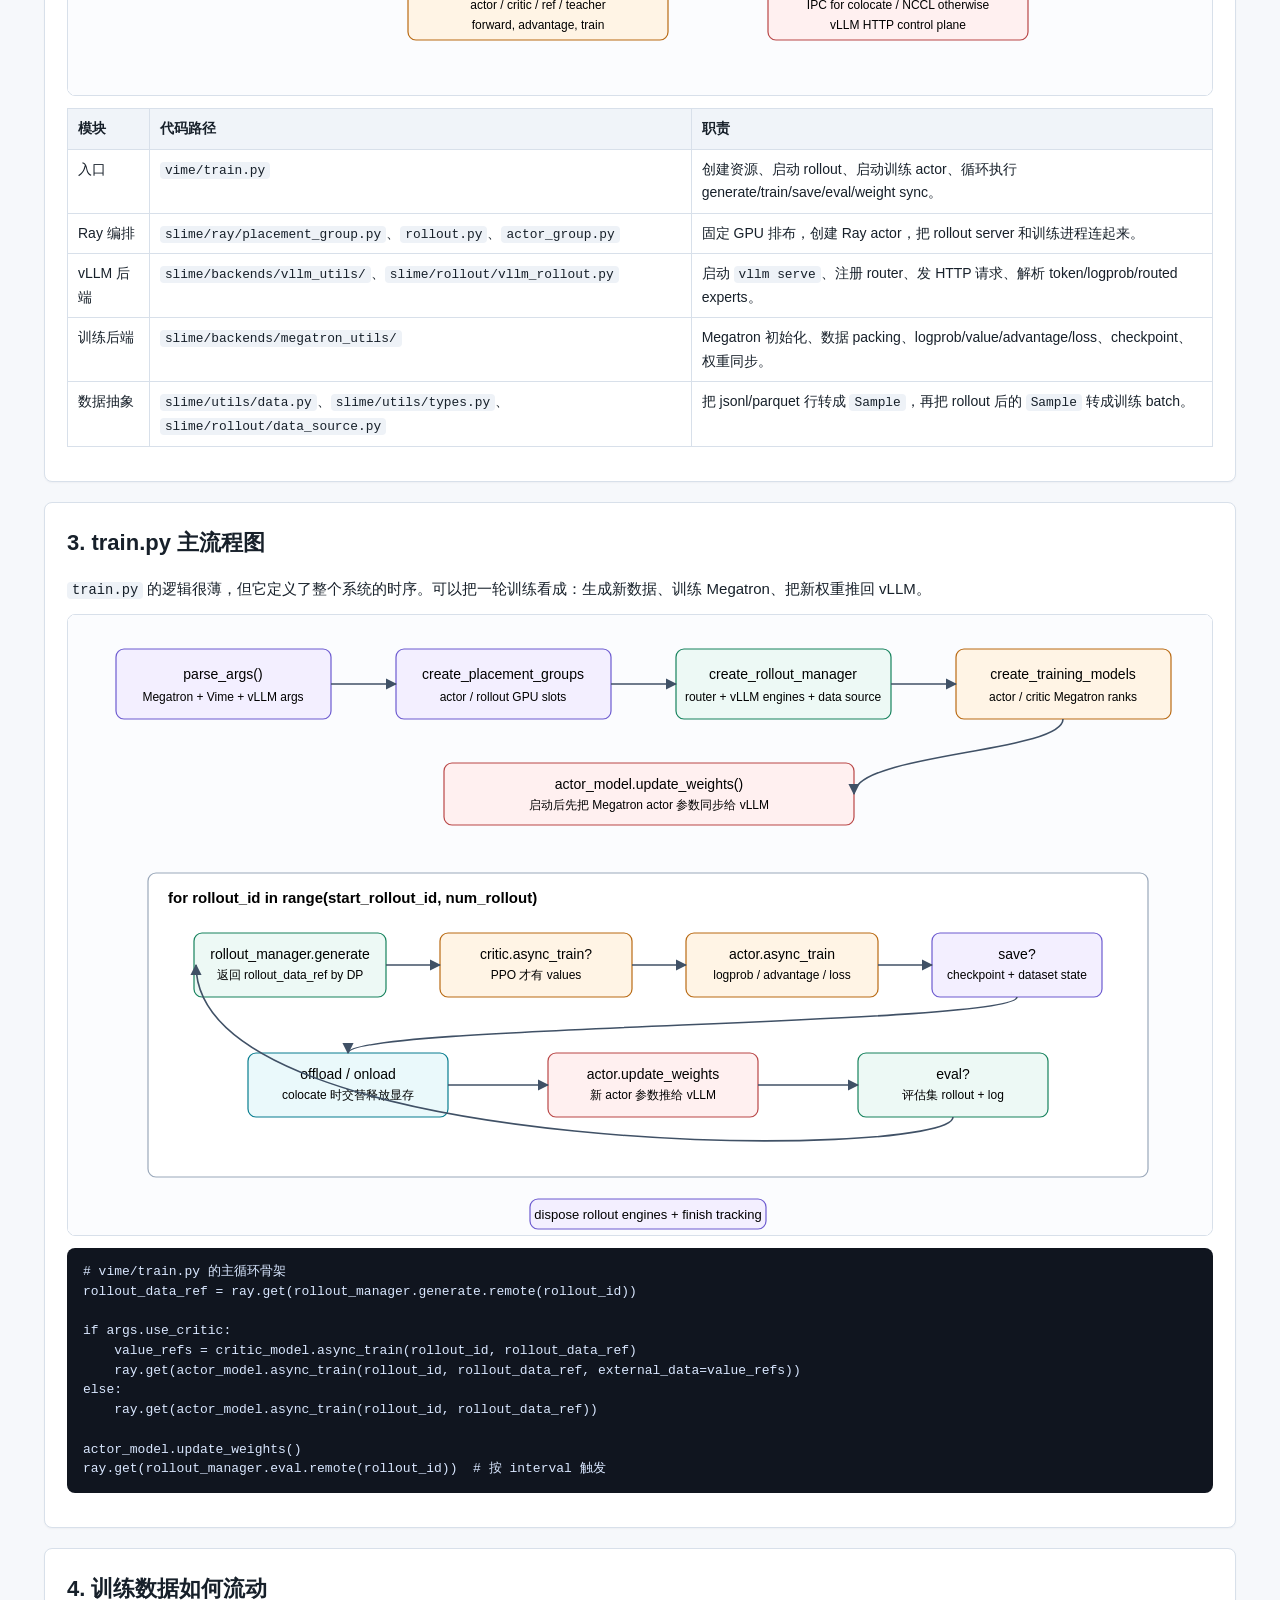
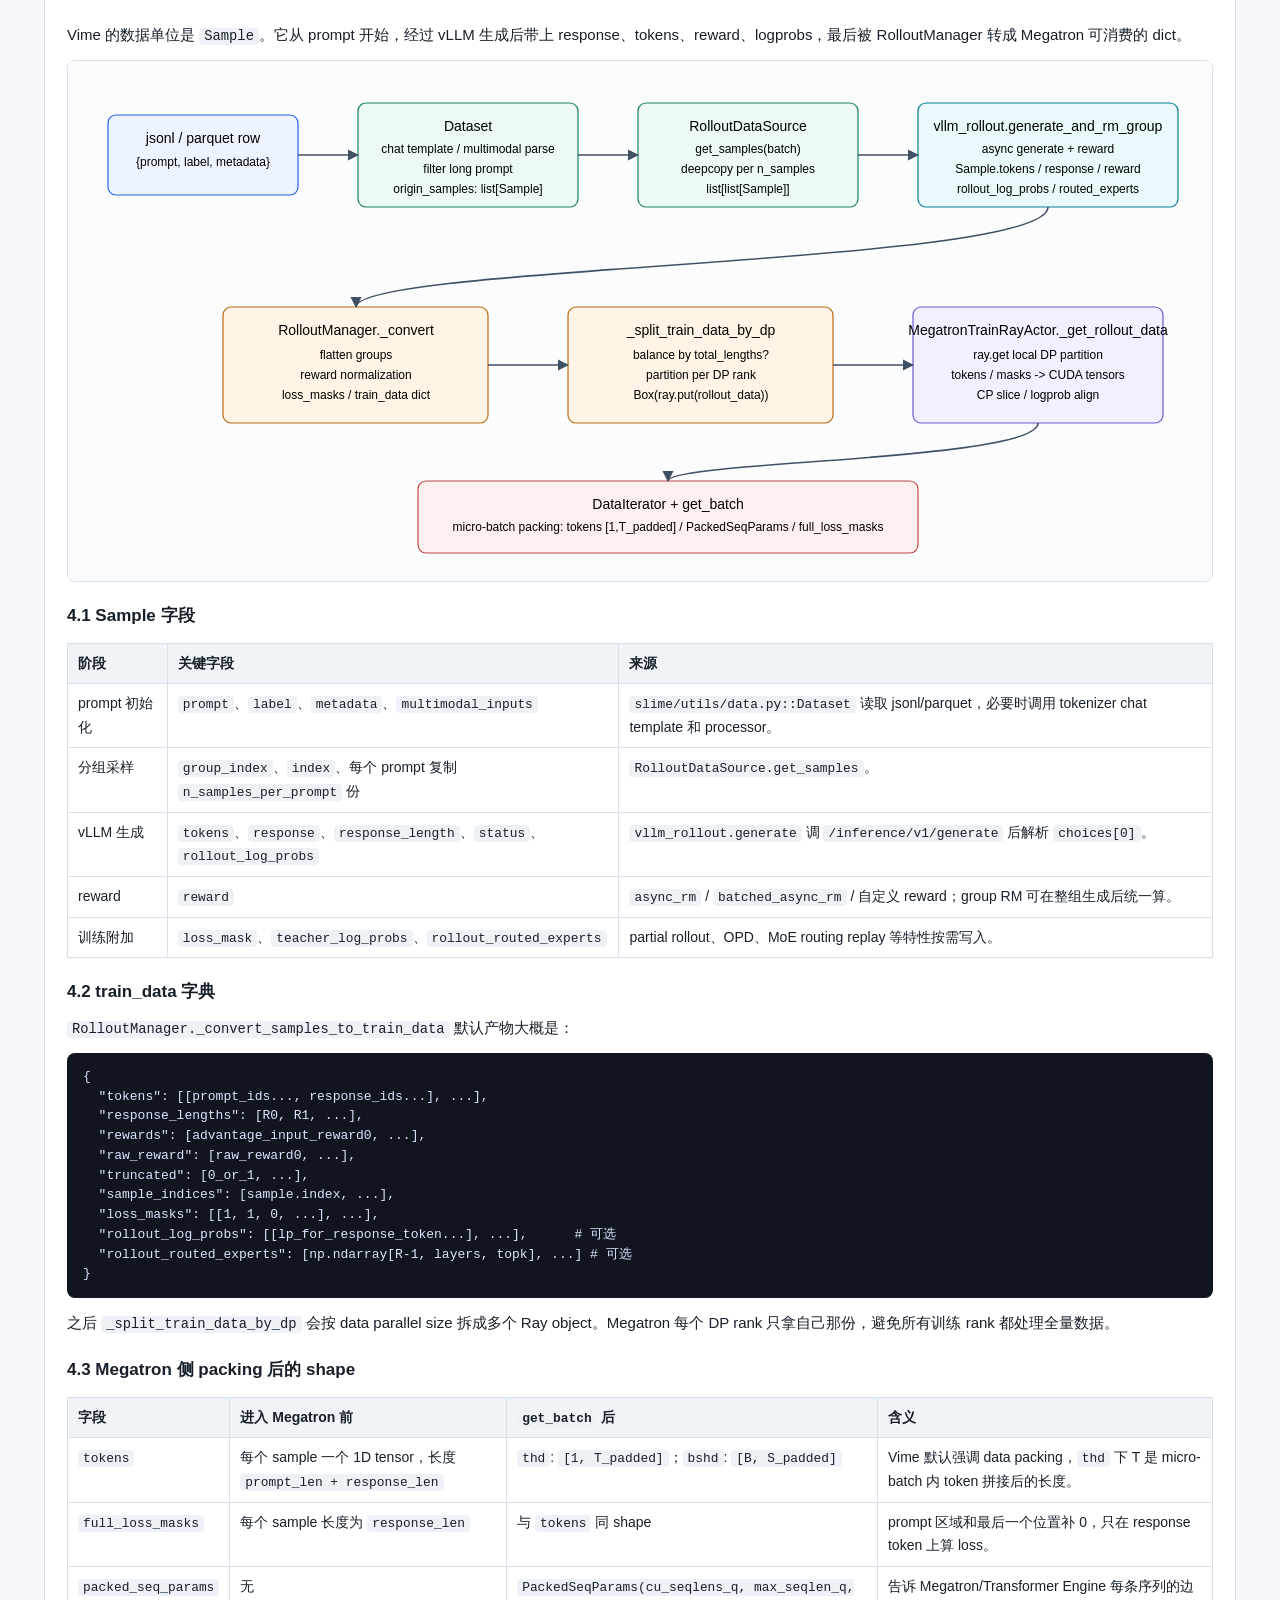
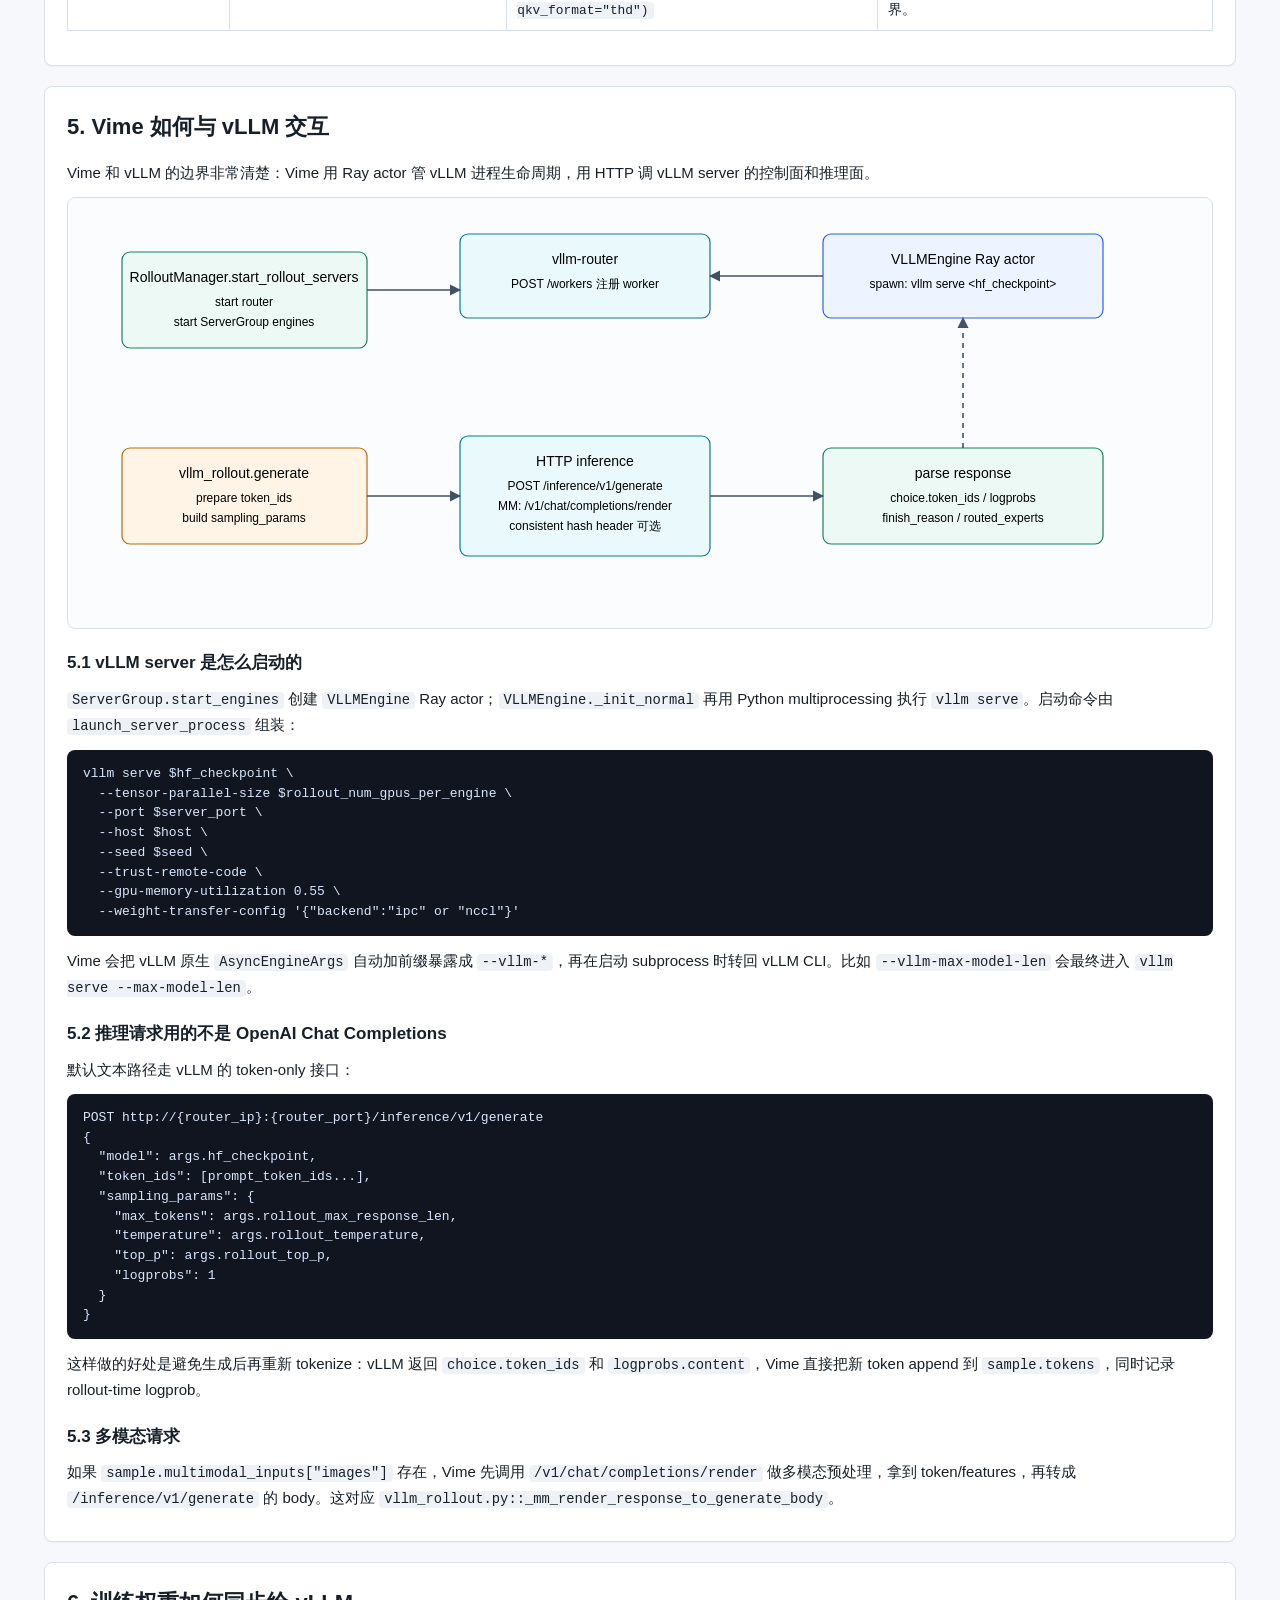
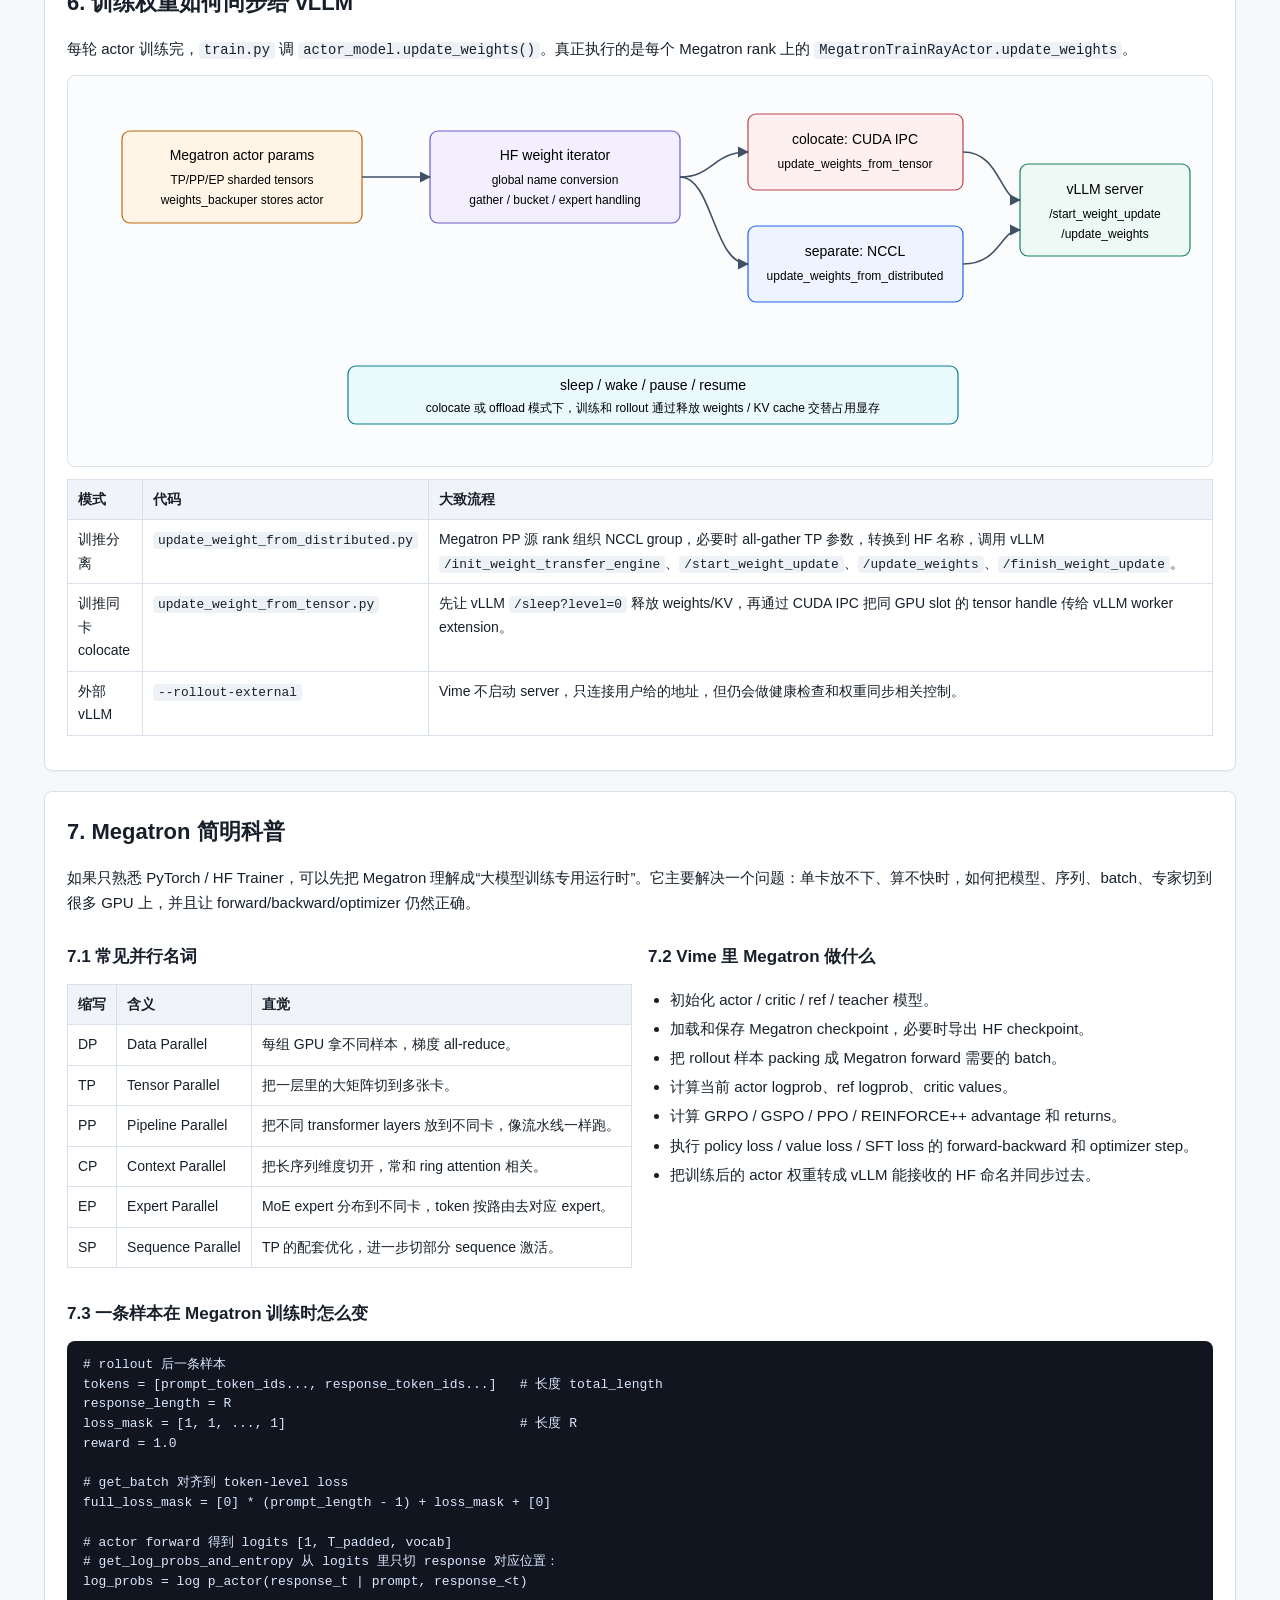
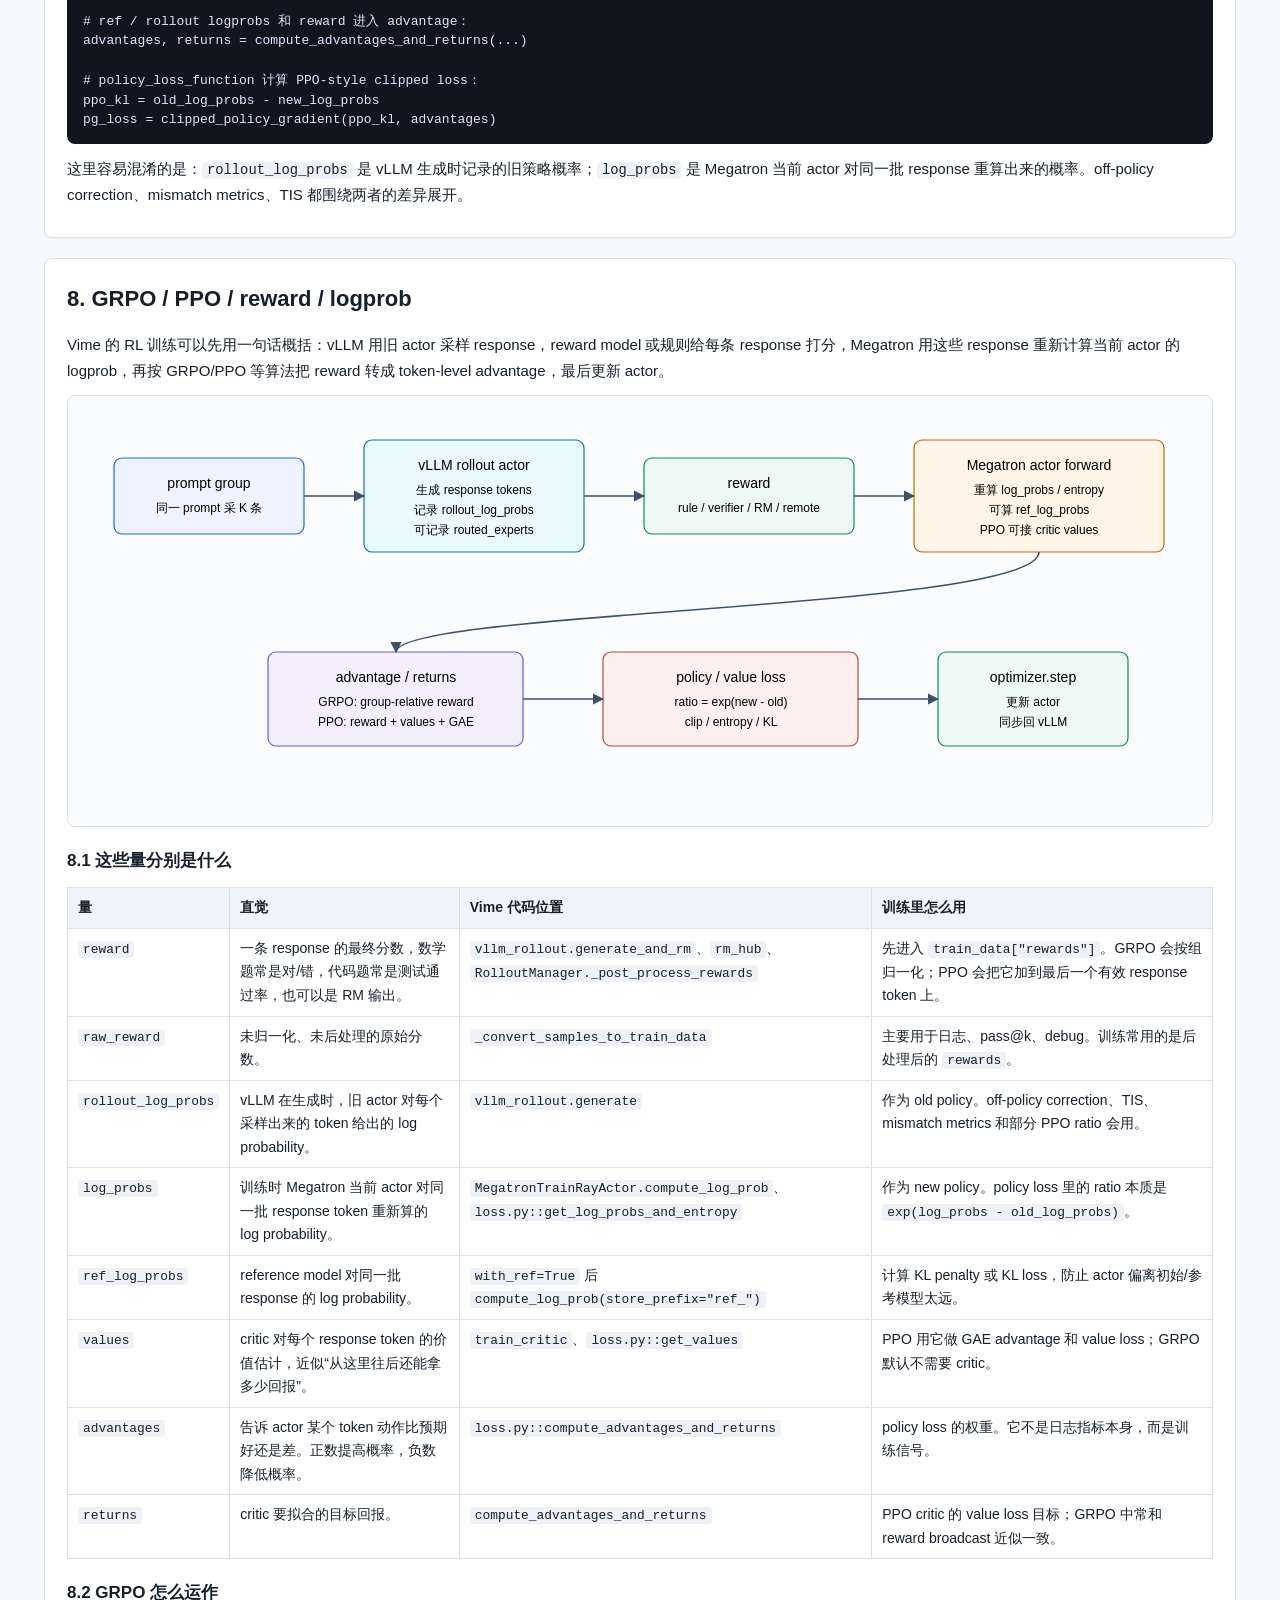
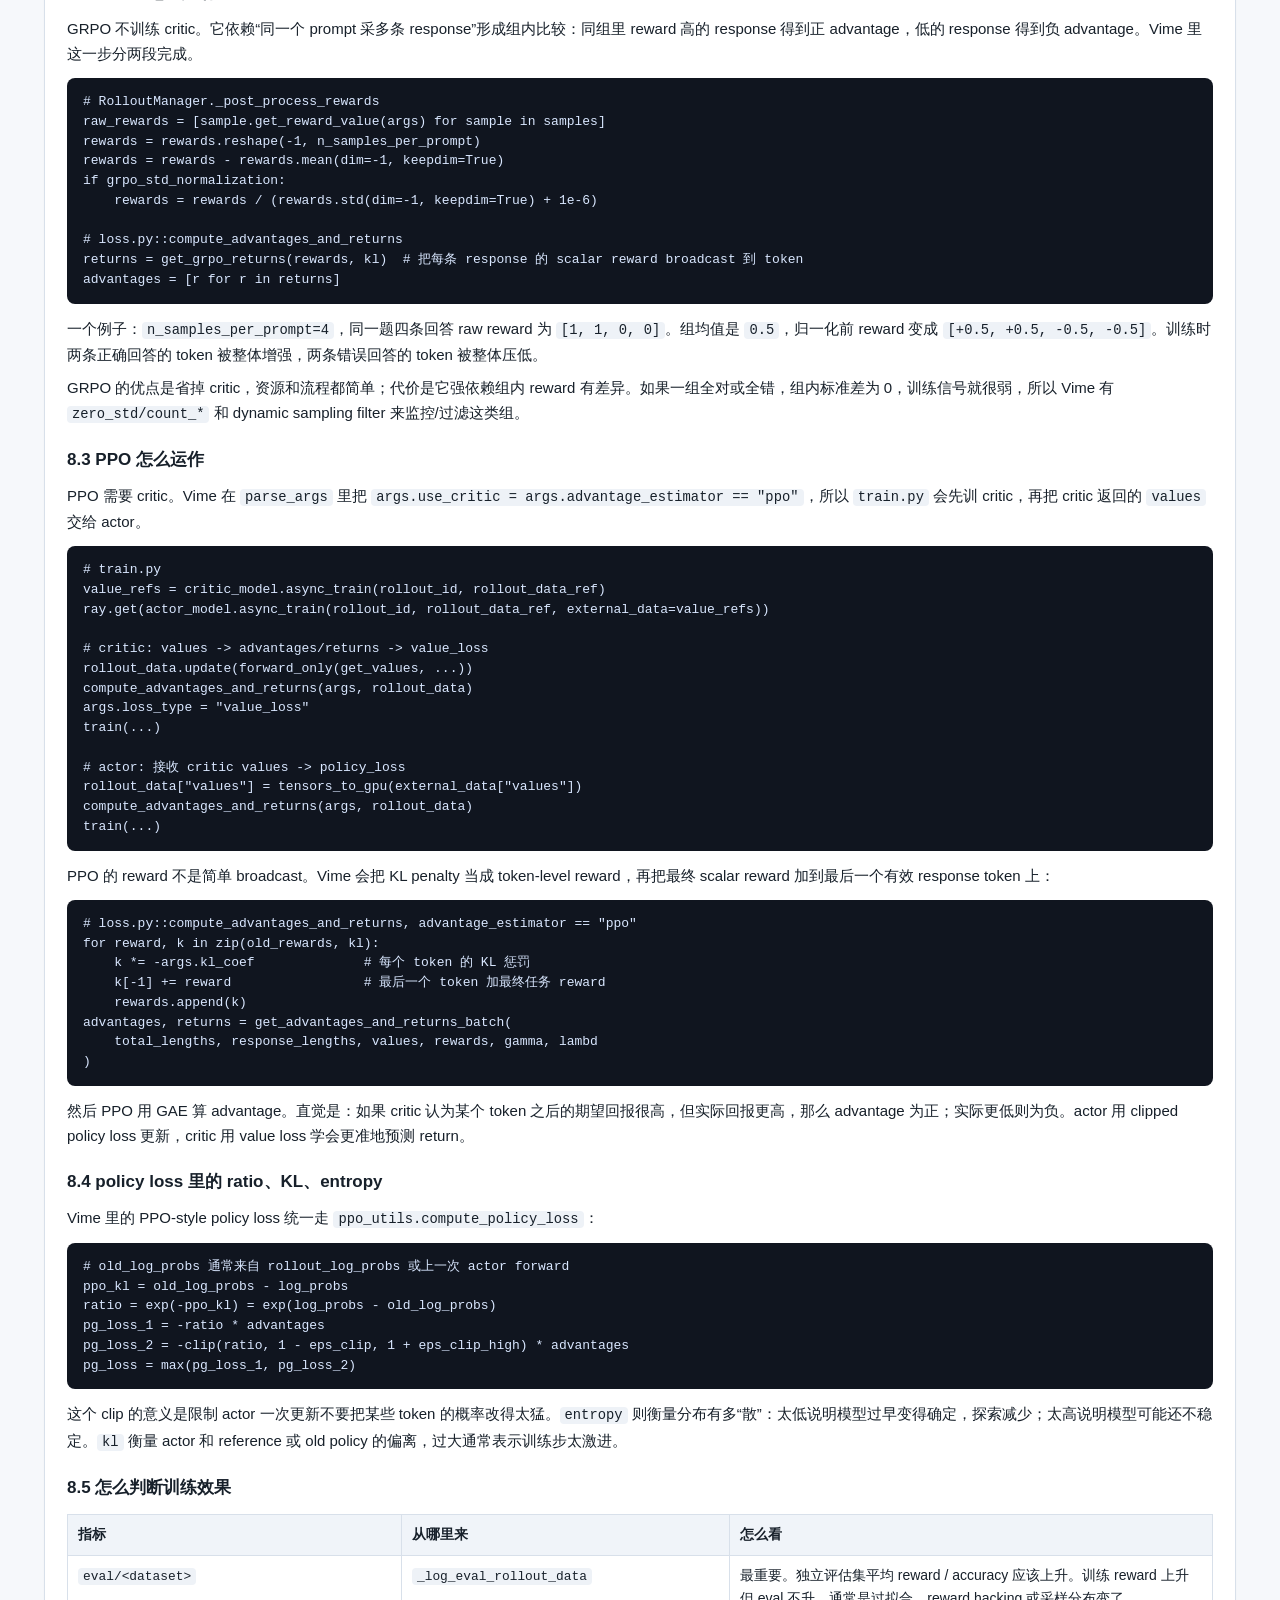
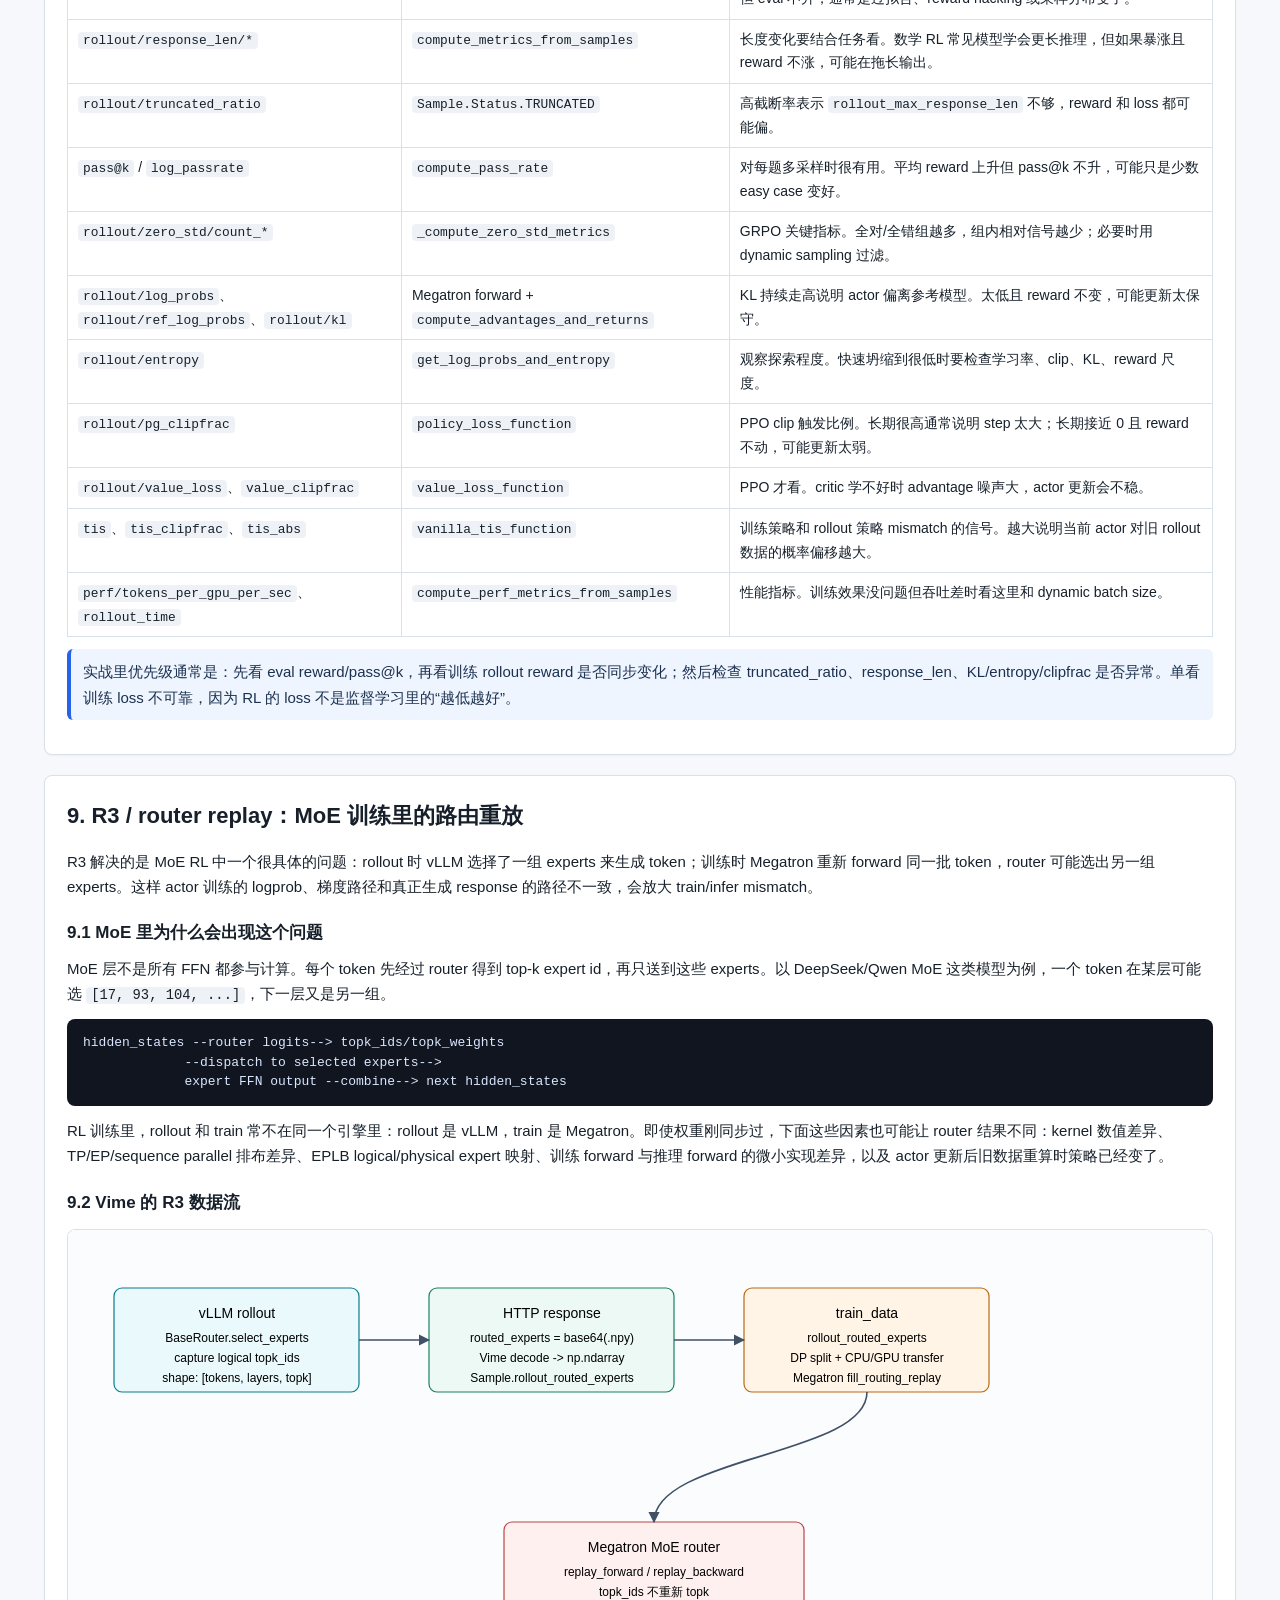
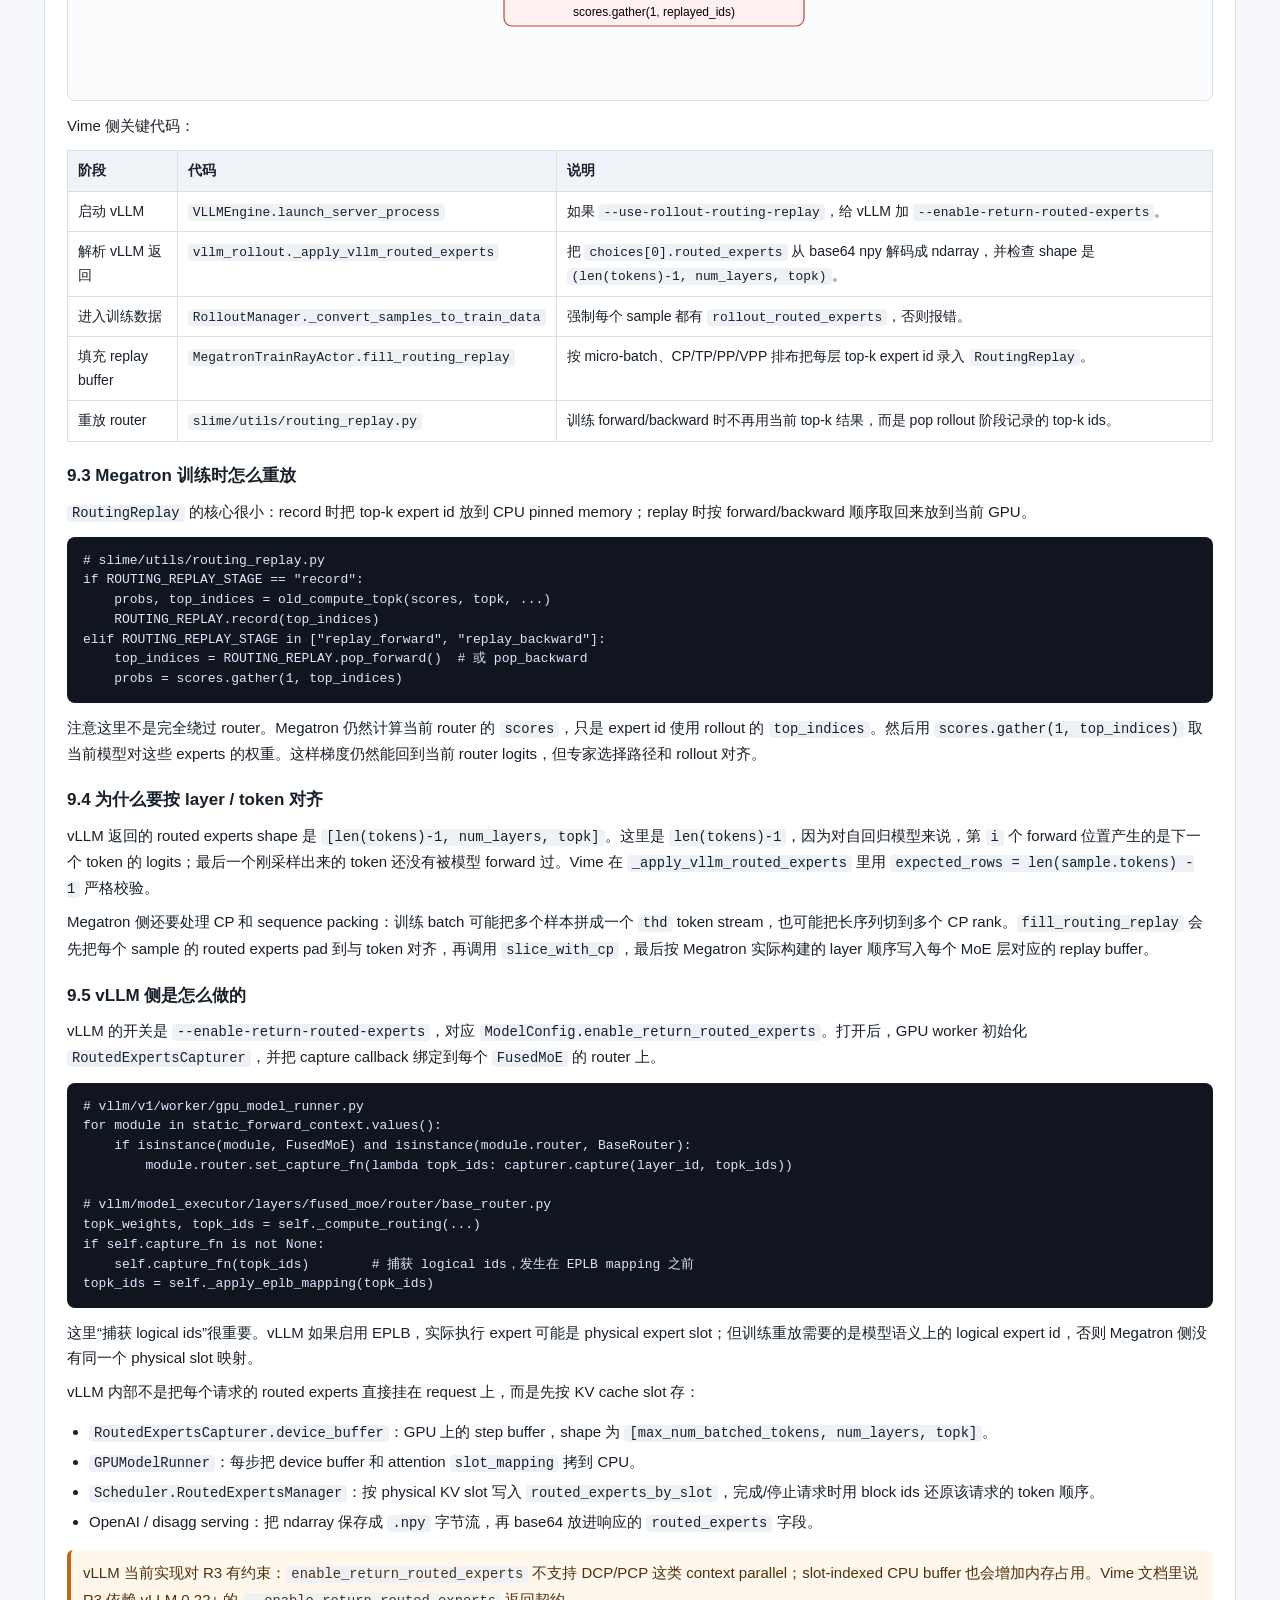
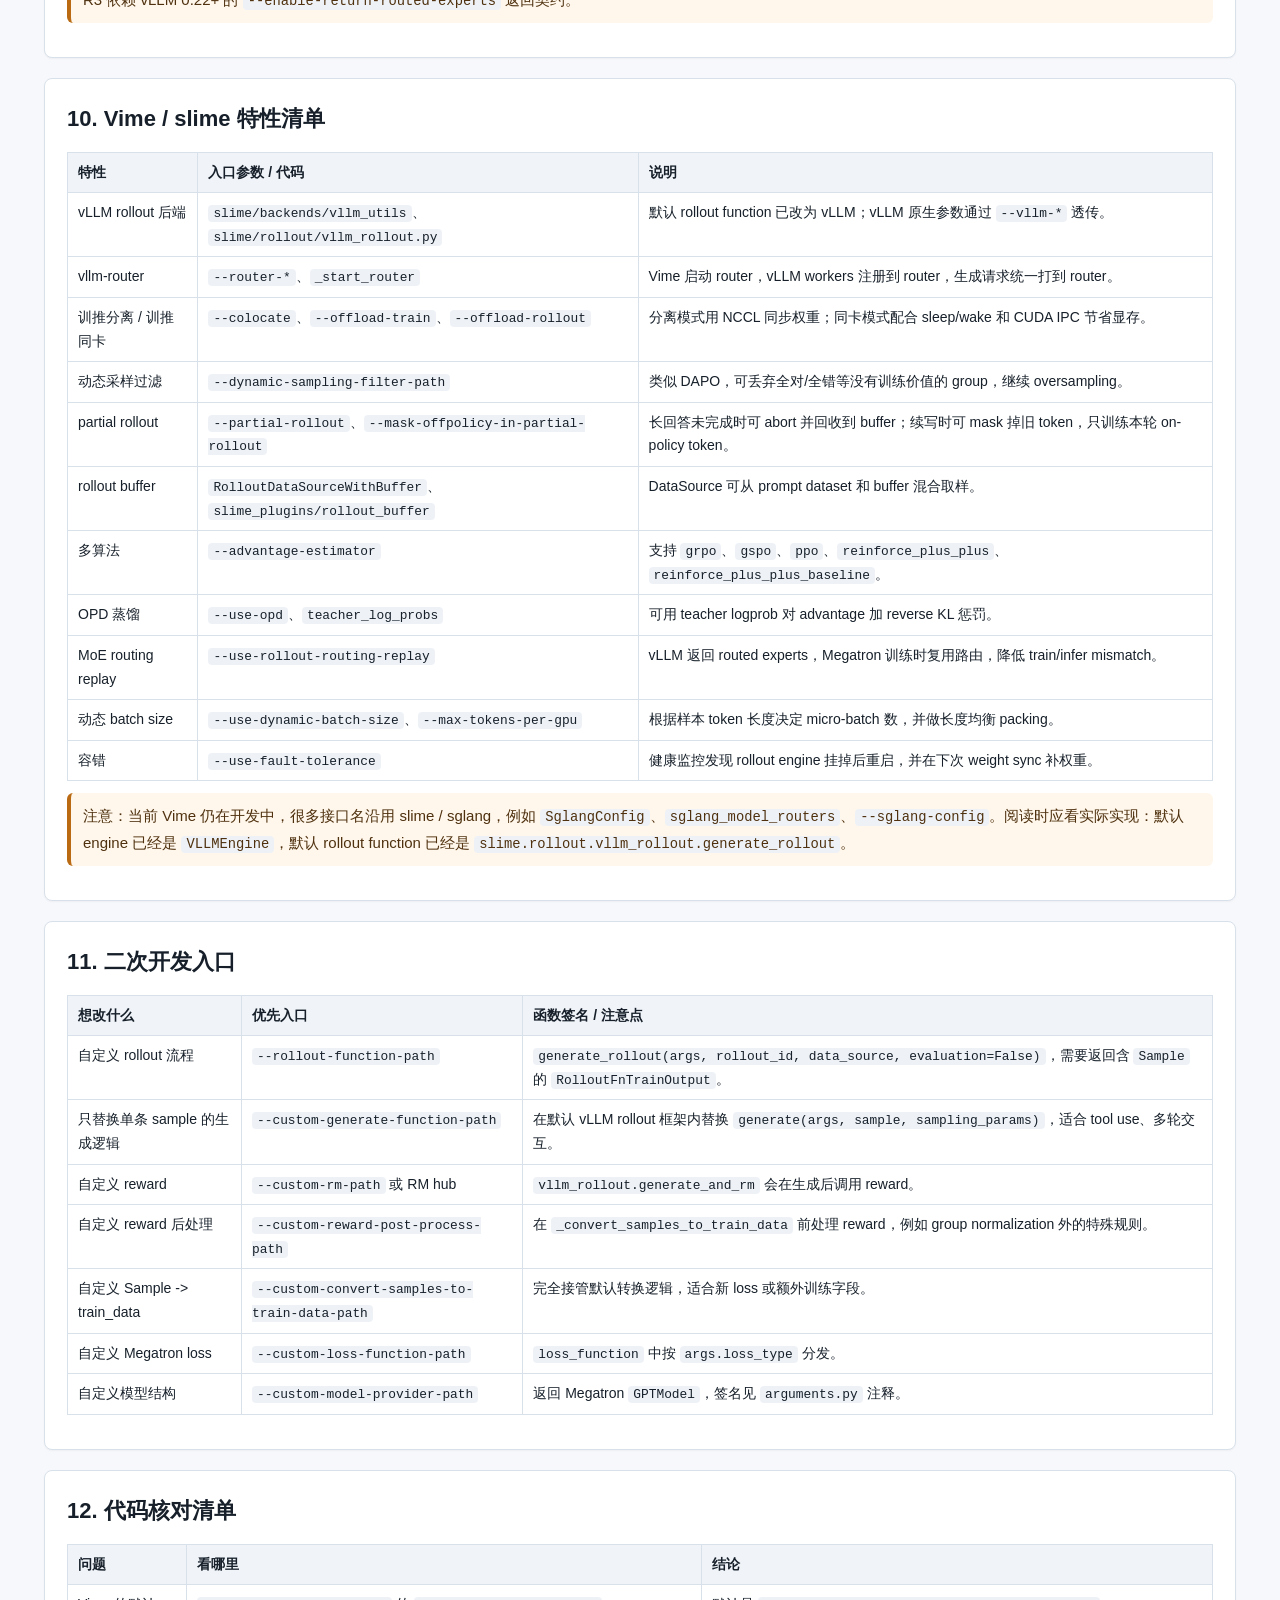
<file: site/vime_framework.html>
<!doctype html>
<html lang="zh-CN">
<head>
  <meta charset="utf-8">
  <meta name="viewport" content="width=device-width, initial-scale=1">
  <title>Vime 框架导读：从 train.py 到 vLLM Rollout</title>
  <style>
    :root {
      --bg: #f6f8fb;
      --panel: #ffffff;
      --ink: #17202a;
      --muted: #607083;
      --line: #d8e0ea;
      --code-bg: #10151f;
      --code-ink: #d9e7ff;
      --blue: #2563eb;
      --green: #16825d;
      --orange: #b96a13;
      --red: #b94747;
      --violet: #6d5bd0;
      --cyan: #087d8f;
    }

    * { box-sizing: border-box; }
    body {
      margin: 0;
      background: var(--bg);
      color: var(--ink);
      font: 15px/1.68 -apple-system, BlinkMacSystemFont, "Segoe UI", "PingFang SC",
        "Microsoft YaHei", sans-serif;
    }
    header {
      padding: 32px 40px 24px;
      background: #111827;
      color: #fff;
    }
    header h1 {
      margin: 0 0 10px;
      font-size: 30px;
      letter-spacing: 0;
    }
    header p { margin: 4px 0; max-width: 1120px; color: #c9d4e3; }
    main {
      max-width: 1240px;
      margin: 0 auto;
      padding: 28px 24px 60px;
    }
    section {
      margin: 0 0 20px;
      padding: 22px;
      border: 1px solid var(--line);
      border-radius: 8px;
      background: var(--panel);
      box-shadow: 0 1px 2px rgba(16, 24, 40, 0.04);
    }
    h2 {
      margin: 0 0 14px;
      font-size: 22px;
      letter-spacing: 0;
    }
    h3 {
      margin: 20px 0 8px;
      font-size: 17px;
      letter-spacing: 0;
    }
    p { margin: 8px 0; }
    a { color: var(--blue); text-decoration: none; }
    a:hover { text-decoration: underline; }
    code {
      padding: 1px 5px;
      border-radius: 4px;
      background: #eef2f7;
      font-family: ui-monospace, SFMono-Regular, Menlo, Consolas, monospace;
      font-size: 0.92em;
    }
    pre {
      margin: 12px 0;
      padding: 14px 16px;
      overflow: auto;
      border-radius: 8px;
      background: var(--code-bg);
      color: var(--code-ink);
      font-size: 13px;
      line-height: 1.52;
    }
    pre code { padding: 0; background: transparent; color: inherit; font-size: inherit; }
    table {
      width: 100%;
      margin: 12px 0;
      border-collapse: collapse;
      font-size: 14px;
    }
    th, td {
      padding: 8px 10px;
      border: 1px solid var(--line);
      vertical-align: top;
    }
    th { background: #f0f4f9; text-align: left; }
    ul, ol { padding-left: 22px; }
    li { margin: 4px 0; }
    .toc {
      columns: 2;
      padding-left: 18px;
    }
    .toc li { break-inside: avoid; }
    .grid {
      display: grid;
      grid-template-columns: repeat(2, minmax(0, 1fr));
      gap: 16px;
    }
    .note {
      margin: 12px 0;
      padding: 10px 12px;
      border-left: 4px solid var(--blue);
      border-radius: 6px;
      background: #eef5ff;
      color: #1c314f;
    }
    .warn {
      border-left-color: var(--orange);
      background: #fff7eb;
      color: #4f310f;
    }
    .small { color: var(--muted); font-size: 13px; }
    .pill {
      display: inline-block;
      margin: 2px 4px 2px 0;
      padding: 2px 8px;
      border: 1px solid var(--line);
      border-radius: 999px;
      background: #fff;
      color: var(--muted);
      font-size: 13px;
    }
    .diagram {
      width: 100%;
      margin: 12px 0;
      overflow-x: auto;
      border: 1px solid var(--line);
      border-radius: 8px;
      background: #fbfcfe;
    }
    svg { display: block; min-width: 980px; }
    .box { fill: white; stroke: #9aa8ba; stroke-width: 1.2; rx: 8; }
    .box-blue { fill: #edf4ff; stroke: var(--blue); }
    .box-green { fill: #edf9f5; stroke: var(--green); }
    .box-orange { fill: #fff4e5; stroke: var(--orange); }
    .box-violet { fill: #f3efff; stroke: var(--violet); }
    .box-red { fill: #fff0f0; stroke: var(--red); }
    .box-cyan { fill: #eaf9fb; stroke: var(--cyan); }
    .arrow { stroke: #405166; stroke-width: 1.6; fill: none; marker-end: url(#arrow); }
    .dash { stroke-dasharray: 5 5; }
    @media (max-width: 860px) {
      header { padding: 24px 18px; }
      main { padding: 18px 12px 44px; }
      section { padding: 16px; }
      .grid { grid-template-columns: 1fr; }
      .toc { columns: 1; }
    }
  </style>
  <link rel="stylesheet" href="./nav.css">
</head>
<body>
  <nav class="study-topnav" aria-label="Study note navigation">
    <a class="study-topnav__brand" href="./">vLLM Study</a>
    <div class="study-topnav__links">
      <a class="study-topnav__link" href="./">DeepSeek V3 FusedMoE</a>
      <a class="study-topnav__link" href="./qwen3_model_runner.html">Qwen3 Runner</a>
      <a class="study-topnav__link" href="./qwen3_structure.html">Qwen3 Structure</a>
      <a class="study-topnav__link" href="./vllm_cp_pcp_dcp.html">CP / PCP / DCP</a>
      <a class="study-topnav__link" href="./vllm_prefix_cache.html">Prefix Cache</a>
      <a class="study-topnav__link" href="./vllm_vit_dp.html">ViT DP</a>
      <a class="study-topnav__link" href="./vime_framework.html" aria-current="page">Vime</a>
    </div>
  </nav>

  <header>
    <h1>Vime 框架导读：从 train.py 到 vLLM Rollout</h1>
    <p>目标：按代码路径解释 Vime 的训练闭环、每一步数据如何变化、它如何把 vLLM 接进 slime，以及 Megatron 在这里承担什么角色。</p>
    <p class="small">代码基于本地 <code>vime/</code>。Vime 是 slime fork，当前重点是把 rollout 后端切到 vLLM + vllm-router，仍保留不少 slime / sglang 命名和兼容层。</p>
  </header>

  <main>
    <section>
      <h2>目录</h2>
      <ol class="toc">
        <li><a href="#how-to-run">先看怎么用</a></li>
        <li><a href="#architecture">整体架构</a></li>
        <li><a href="#train-flow">train.py 主流程图</a></li>
        <li><a href="#data-flow">训练数据如何流动</a></li>
        <li><a href="#vllm">Vime 如何与 vLLM 交互</a></li>
        <li><a href="#weight-sync">训练权重如何同步给 vLLM</a></li>
        <li><a href="#megatron">Megatron 简明科普</a></li>
        <li><a href="#rl">GRPO / PPO / reward / logprob</a></li>
        <li><a href="#r3">R3 / router replay</a></li>
        <li><a href="#features">Vime / slime 特性清单</a></li>
        <li><a href="#extension">二次开发入口</a></li>
        <li><a href="#checklist">代码核对清单</a></li>
      </ol>
    </section>

    <section id="how-to-run">
      <h2>1. 先看怎么用</h2>
      <p>Vime 的入口仍然很直接：用户准备 Megatron 格式训练 checkpoint、HF checkpoint/tokenizer、prompt 数据，然后运行 <code>python train.py ...</code>。关键参数可以按四组理解：</p>
      <table>
        <tr><th>参数组</th><th>典型参数</th><th>作用</th></tr>
        <tr><td>资源分配</td><td><code>--actor-num-nodes</code>、<code>--actor-num-gpus-per-node</code>、<code>--rollout-num-gpus</code>、<code>--rollout-num-gpus-per-engine</code>、<code>--colocate</code></td><td>Ray placement group 里哪些 GPU 给 Megatron 训练，哪些 GPU 给 vLLM rollout。<code>rollout-num-gpus-per-engine</code> 基本等价每个 vLLM engine 的 tensor parallel size。</td></tr>
        <tr><td>模型与 checkpoint</td><td><code>--hf-checkpoint</code>、<code>--load</code>、<code>--ref-load</code>、<code>--save</code></td><td><code>hf-checkpoint</code> 给 vLLM / tokenizer / processor 用；训练权重来自 Megatron checkpoint，并在启动后同步给 vLLM。</td></tr>
        <tr><td>rollout 与数据</td><td><code>--prompt-data</code>、<code>--input-key</code>、<code>--label-key</code>、<code>--rollout-batch-size</code>、<code>--n-samples-per-prompt</code></td><td>每轮取多少 prompt、每个 prompt 采几条 response、如何算 reward。</td></tr>
        <tr><td>RL 与训练</td><td><code>--advantage-estimator</code>、<code>--global-batch-size</code>、<code>--num-steps-per-rollout</code>、Megatron 并行参数</td><td>控制 GRPO / GSPO / PPO / REINFORCE++，以及 Megatron TP/PP/CP/EP、micro-batch、动态 batch 等。</td></tr>
      </table>
      <div class="note">
        一个最重要的约束：<code>rollout_batch_size * n_samples_per_prompt</code> 是一轮 rollout 产生的样本数；<code>global_batch_size * num_steps_per_rollout</code> 是一轮训练消费的样本数。默认 on-policy 训练里两边需要对齐。
      </div>
    </section>

    <section id="architecture">
      <h2>2. 整体架构</h2>
      <p>Vime 的核心不是单个 trainer，而是一个由 Ray 编排的训推闭环：</p>
      <div class="diagram">
        <svg width="1160" height="390" viewBox="0 0 1160 390" role="img" aria-label="Vime architecture">
          <defs>
            <marker id="arrow" viewBox="0 0 10 10" refX="9" refY="5" markerWidth="7" markerHeight="7" orient="auto-start-reverse">
              <path d="M 0 0 L 10 5 L 0 10 z" fill="#405166"></path>
            </marker>
          </defs>

          <rect class="box box-violet" x="40" y="42" width="220" height="92"></rect>
          <text x="150" y="72" text-anchor="middle" font-size="15">train.py Driver</text>
          <text x="150" y="96" text-anchor="middle" font-size="12">parse args / Ray PG</text>
          <text x="150" y="116" text-anchor="middle" font-size="12">rollout loop</text>

          <rect class="box box-green" x="340" y="38" width="260" height="106"></rect>
          <text x="470" y="68" text-anchor="middle" font-size="15">RolloutManager</text>
          <text x="470" y="92" text-anchor="middle" font-size="12">DataSource / filters / RM</text>
          <text x="470" y="112" text-anchor="middle" font-size="12">Sample -&gt; train_data</text>
          <text x="470" y="132" text-anchor="middle" font-size="12">Ray object refs by DP</text>

          <rect class="box box-cyan" x="700" y="24" width="205" height="78"></rect>
          <text x="802" y="54" text-anchor="middle" font-size="15">vllm-router</text>
          <text x="802" y="78" text-anchor="middle" font-size="12">/workers / inference route</text>

          <rect class="box box-blue" x="945" y="24" width="175" height="78"></rect>
          <text x="1032" y="54" text-anchor="middle" font-size="15">vLLM servers</text>
          <text x="1032" y="78" text-anchor="middle" font-size="12">vllm serve subprocess</text>

          <rect class="box box-orange" x="340" y="230" width="260" height="105"></rect>
          <text x="470" y="260" text-anchor="middle" font-size="15">RayTrainGroup</text>
          <text x="470" y="284" text-anchor="middle" font-size="12">MegatronTrainRayActor x world_size</text>
          <text x="470" y="304" text-anchor="middle" font-size="12">actor / critic / ref / teacher</text>
          <text x="470" y="324" text-anchor="middle" font-size="12">forward, advantage, train</text>

          <rect class="box box-red" x="700" y="230" width="260" height="105"></rect>
          <text x="830" y="260" text-anchor="middle" font-size="15">Weight Updater</text>
          <text x="830" y="284" text-anchor="middle" font-size="12">Megatron weights -&gt; HF names</text>
          <text x="830" y="304" text-anchor="middle" font-size="12">IPC for colocate / NCCL otherwise</text>
          <text x="830" y="324" text-anchor="middle" font-size="12">vLLM HTTP control plane</text>

          <path class="arrow" d="M260 88 H340"></path>
          <path class="arrow" d="M600 90 C650 90 650 64 700 64"></path>
          <path class="arrow" d="M905 64 H945"></path>
          <path class="arrow" d="M470 144 V230"></path>
          <path class="arrow" d="M600 282 H700"></path>
          <path class="arrow dash" d="M830 230 C830 168 1032 168 1032 102"></path>
          <path class="arrow dash" d="M470 230 C430 190 430 170 470 144"></path>

          <text x="640" y="58" font-size="12" fill="#607083">HTTP generate</text>
          <text x="612" y="276" font-size="12" fill="#607083">trained params</text>
          <text x="910" y="168" font-size="12" fill="#607083">update_weights / sleep / wake</text>
        </svg>
      </div>

      <table>
        <tr><th>模块</th><th>代码路径</th><th>职责</th></tr>
        <tr><td>入口</td><td><code>vime/train.py</code></td><td>创建资源、启动 rollout、启动训练 actor、循环执行 generate/train/save/eval/weight sync。</td></tr>
        <tr><td>Ray 编排</td><td><code>slime/ray/placement_group.py</code>、<code>rollout.py</code>、<code>actor_group.py</code></td><td>固定 GPU 排布，创建 Ray actor，把 rollout server 和训练进程连起来。</td></tr>
        <tr><td>vLLM 后端</td><td><code>slime/backends/vllm_utils/</code>、<code>slime/rollout/vllm_rollout.py</code></td><td>启动 <code>vllm serve</code>、注册 router、发 HTTP 请求、解析 token/logprob/routed experts。</td></tr>
        <tr><td>训练后端</td><td><code>slime/backends/megatron_utils/</code></td><td>Megatron 初始化、数据 packing、logprob/value/advantage/loss、checkpoint、权重同步。</td></tr>
        <tr><td>数据抽象</td><td><code>slime/utils/data.py</code>、<code>slime/utils/types.py</code>、<code>slime/rollout/data_source.py</code></td><td>把 jsonl/parquet 行转成 <code>Sample</code>，再把 rollout 后的 <code>Sample</code> 转成训练 batch。</td></tr>
      </table>
    </section>

    <section id="train-flow">
      <h2>3. train.py 主流程图</h2>
      <p><code>train.py</code> 的逻辑很薄，但它定义了整个系统的时序。可以把一轮训练看成：生成新数据、训练 Megatron、把新权重推回 vLLM。</p>
      <div class="diagram">
        <svg width="1160" height="620" viewBox="0 0 1160 620" role="img" aria-label="train.py flow">
          <defs>
            <marker id="arrow2" viewBox="0 0 10 10" refX="9" refY="5" markerWidth="7" markerHeight="7" orient="auto-start-reverse">
              <path d="M 0 0 L 10 5 L 0 10 z" fill="#405166"></path>
            </marker>
          </defs>
          <style>.a2{marker-end:url(#arrow2)}</style>

          <rect class="box box-violet" x="48" y="34" width="215" height="70"></rect>
          <text x="155" y="64" text-anchor="middle" font-size="14">parse_args()</text>
          <text x="155" y="86" text-anchor="middle" font-size="12">Megatron + Vime + vLLM args</text>

          <rect class="box box-violet" x="328" y="34" width="215" height="70"></rect>
          <text x="435" y="64" text-anchor="middle" font-size="14">create_placement_groups</text>
          <text x="435" y="86" text-anchor="middle" font-size="12">actor / rollout GPU slots</text>

          <rect class="box box-green" x="608" y="34" width="215" height="70"></rect>
          <text x="715" y="64" text-anchor="middle" font-size="14">create_rollout_manager</text>
          <text x="715" y="86" text-anchor="middle" font-size="12">router + vLLM engines + data source</text>

          <rect class="box box-orange" x="888" y="34" width="215" height="70"></rect>
          <text x="995" y="64" text-anchor="middle" font-size="14">create_training_models</text>
          <text x="995" y="86" text-anchor="middle" font-size="12">actor / critic Megatron ranks</text>

          <path class="arrow a2" d="M263 69 H328"></path>
          <path class="arrow a2" d="M543 69 H608"></path>
          <path class="arrow a2" d="M823 69 H888"></path>

          <rect class="box box-red" x="376" y="148" width="410" height="62"></rect>
          <text x="581" y="174" text-anchor="middle" font-size="14">actor_model.update_weights()</text>
          <text x="581" y="194" text-anchor="middle" font-size="12">启动后先把 Megatron actor 参数同步给 vLLM</text>
          <path class="arrow a2" d="M995 104 C995 138 786 138 786 179"></path>

          <rect class="box" x="80" y="258" width="1000" height="304"></rect>
          <text x="100" y="288" font-size="15" font-weight="600">for rollout_id in range(start_rollout_id, num_rollout)</text>

          <rect class="box box-green" x="126" y="318" width="192" height="64"></rect>
          <text x="222" y="344" text-anchor="middle" font-size="14">rollout_manager.generate</text>
          <text x="222" y="364" text-anchor="middle" font-size="12">返回 rollout_data_ref by DP</text>

          <rect class="box box-orange" x="372" y="318" width="192" height="64"></rect>
          <text x="468" y="344" text-anchor="middle" font-size="14">critic.async_train?</text>
          <text x="468" y="364" text-anchor="middle" font-size="12">PPO 才有 values</text>

          <rect class="box box-orange" x="618" y="318" width="192" height="64"></rect>
          <text x="714" y="344" text-anchor="middle" font-size="14">actor.async_train</text>
          <text x="714" y="364" text-anchor="middle" font-size="12">logprob / advantage / loss</text>

          <rect class="box box-violet" x="864" y="318" width="170" height="64"></rect>
          <text x="949" y="344" text-anchor="middle" font-size="14">save?</text>
          <text x="949" y="364" text-anchor="middle" font-size="12">checkpoint + dataset state</text>

          <path class="arrow a2" d="M318 350 H372"></path>
          <path class="arrow a2" d="M564 350 H618"></path>
          <path class="arrow a2" d="M810 350 H864"></path>

          <rect class="box box-cyan" x="180" y="438" width="200" height="64"></rect>
          <text x="280" y="464" text-anchor="middle" font-size="14">offload / onload</text>
          <text x="280" y="484" text-anchor="middle" font-size="12">colocate 时交替释放显存</text>

          <rect class="box box-red" x="480" y="438" width="210" height="64"></rect>
          <text x="585" y="464" text-anchor="middle" font-size="14">actor.update_weights</text>
          <text x="585" y="484" text-anchor="middle" font-size="12">新 actor 参数推给 vLLM</text>

          <rect class="box box-green" x="790" y="438" width="190" height="64"></rect>
          <text x="885" y="464" text-anchor="middle" font-size="14">eval?</text>
          <text x="885" y="484" text-anchor="middle" font-size="12">评估集 rollout + log</text>

          <path class="arrow a2" d="M949 382 C949 410 280 410 280 438"></path>
          <path class="arrow a2" d="M380 470 H480"></path>
          <path class="arrow a2" d="M690 470 H790"></path>
          <path class="arrow a2" d="M885 502 C885 546 128 546 128 350"></path>

          <rect class="box box-violet" x="462" y="584" width="236" height="30"></rect>
          <text x="580" y="604" text-anchor="middle" font-size="13">dispose rollout engines + finish tracking</text>
        </svg>
      </div>

      <pre><code># vime/train.py 的主循环骨架
rollout_data_ref = ray.get(rollout_manager.generate.remote(rollout_id))

if args.use_critic:
    value_refs = critic_model.async_train(rollout_id, rollout_data_ref)
    ray.get(actor_model.async_train(rollout_id, rollout_data_ref, external_data=value_refs))
else:
    ray.get(actor_model.async_train(rollout_id, rollout_data_ref))

actor_model.update_weights()
ray.get(rollout_manager.eval.remote(rollout_id))  # 按 interval 触发</code></pre>
    </section>

    <section id="data-flow">
      <h2>4. 训练数据如何流动</h2>
      <p>Vime 的数据单位是 <code>Sample</code>。它从 prompt 开始，经过 vLLM 生成后带上 response、tokens、reward、logprobs，最后被 RolloutManager 转成 Megatron 可消费的 dict。</p>

      <div class="diagram">
        <svg width="1180" height="520" viewBox="0 0 1180 520" role="img" aria-label="Vime data flow">
          <defs>
            <marker id="arrow3" viewBox="0 0 10 10" refX="9" refY="5" markerWidth="7" markerHeight="7" orient="auto-start-reverse">
              <path d="M 0 0 L 10 5 L 0 10 z" fill="#405166"></path>
            </marker>
          </defs>
          <style>.a3{marker-end:url(#arrow3)}</style>

          <rect class="box box-blue" x="40" y="54" width="190" height="80"></rect>
          <text x="135" y="82" text-anchor="middle" font-size="14">jsonl / parquet row</text>
          <text x="135" y="105" text-anchor="middle" font-size="12">{prompt, label, metadata}</text>

          <rect class="box box-green" x="290" y="42" width="220" height="104"></rect>
          <text x="400" y="70" text-anchor="middle" font-size="14">Dataset</text>
          <text x="400" y="92" text-anchor="middle" font-size="12">chat template / multimodal parse</text>
          <text x="400" y="112" text-anchor="middle" font-size="12">filter long prompt</text>
          <text x="400" y="132" text-anchor="middle" font-size="12">origin_samples: list[Sample]</text>

          <rect class="box box-green" x="570" y="42" width="220" height="104"></rect>
          <text x="680" y="70" text-anchor="middle" font-size="14">RolloutDataSource</text>
          <text x="680" y="92" text-anchor="middle" font-size="12">get_samples(batch)</text>
          <text x="680" y="112" text-anchor="middle" font-size="12">deepcopy per n_samples</text>
          <text x="680" y="132" text-anchor="middle" font-size="12">list[list[Sample]]</text>

          <rect class="box box-cyan" x="850" y="42" width="260" height="104"></rect>
          <text x="980" y="70" text-anchor="middle" font-size="14">vllm_rollout.generate_and_rm_group</text>
          <text x="980" y="92" text-anchor="middle" font-size="12">async generate + reward</text>
          <text x="980" y="112" text-anchor="middle" font-size="12">Sample.tokens / response / reward</text>
          <text x="980" y="132" text-anchor="middle" font-size="12">rollout_log_probs / routed_experts</text>

          <path class="arrow a3" d="M230 94 H290"></path>
          <path class="arrow a3" d="M510 94 H570"></path>
          <path class="arrow a3" d="M790 94 H850"></path>

          <rect class="box box-orange" x="155" y="246" width="265" height="116"></rect>
          <text x="288" y="274" text-anchor="middle" font-size="14">RolloutManager._convert</text>
          <text x="288" y="298" text-anchor="middle" font-size="12">flatten groups</text>
          <text x="288" y="318" text-anchor="middle" font-size="12">reward normalization</text>
          <text x="288" y="338" text-anchor="middle" font-size="12">loss_masks / train_data dict</text>

          <rect class="box box-orange" x="500" y="246" width="265" height="116"></rect>
          <text x="633" y="274" text-anchor="middle" font-size="14">_split_train_data_by_dp</text>
          <text x="633" y="298" text-anchor="middle" font-size="12">balance by total_lengths?</text>
          <text x="633" y="318" text-anchor="middle" font-size="12">partition per DP rank</text>
          <text x="633" y="338" text-anchor="middle" font-size="12">Box(ray.put(rollout_data))</text>

          <rect class="box box-violet" x="845" y="246" width="250" height="116"></rect>
          <text x="970" y="274" text-anchor="middle" font-size="14">MegatronTrainRayActor._get_rollout_data</text>
          <text x="970" y="298" text-anchor="middle" font-size="12">ray.get local DP partition</text>
          <text x="970" y="318" text-anchor="middle" font-size="12">tokens / masks -&gt; CUDA tensors</text>
          <text x="970" y="338" text-anchor="middle" font-size="12">CP slice / logprob align</text>

          <path class="arrow a3" d="M980 146 C980 204 288 204 288 246"></path>
          <path class="arrow a3" d="M420 304 H500"></path>
          <path class="arrow a3" d="M765 304 H845"></path>

          <rect class="box box-red" x="350" y="420" width="500" height="72"></rect>
          <text x="600" y="448" text-anchor="middle" font-size="14">DataIterator + get_batch</text>
          <text x="600" y="470" text-anchor="middle" font-size="12">micro-batch packing: tokens [1,T_padded] / PackedSeqParams / full_loss_masks</text>
          <path class="arrow a3" d="M970 362 C970 400 600 400 600 420"></path>
        </svg>
      </div>

      <h3>4.1 Sample 字段</h3>
      <table>
        <tr><th>阶段</th><th>关键字段</th><th>来源</th></tr>
        <tr><td>prompt 初始化</td><td><code>prompt</code>、<code>label</code>、<code>metadata</code>、<code>multimodal_inputs</code></td><td><code>slime/utils/data.py::Dataset</code> 读取 jsonl/parquet，必要时调用 tokenizer chat template 和 processor。</td></tr>
        <tr><td>分组采样</td><td><code>group_index</code>、<code>index</code>、每个 prompt 复制 <code>n_samples_per_prompt</code> 份</td><td><code>RolloutDataSource.get_samples</code>。</td></tr>
        <tr><td>vLLM 生成</td><td><code>tokens</code>、<code>response</code>、<code>response_length</code>、<code>status</code>、<code>rollout_log_probs</code></td><td><code>vllm_rollout.generate</code> 调 <code>/inference/v1/generate</code> 后解析 <code>choices[0]</code>。</td></tr>
        <tr><td>reward</td><td><code>reward</code></td><td><code>async_rm</code> / <code>batched_async_rm</code> / 自定义 reward；group RM 可在整组生成后统一算。</td></tr>
        <tr><td>训练附加</td><td><code>loss_mask</code>、<code>teacher_log_probs</code>、<code>rollout_routed_experts</code></td><td>partial rollout、OPD、MoE routing replay 等特性按需写入。</td></tr>
      </table>

      <h3>4.2 train_data 字典</h3>
      <p><code>RolloutManager._convert_samples_to_train_data</code> 默认产物大概是：</p>
      <pre><code>{
  "tokens": [[prompt_ids..., response_ids...], ...],
  "response_lengths": [R0, R1, ...],
  "rewards": [advantage_input_reward0, ...],
  "raw_reward": [raw_reward0, ...],
  "truncated": [0_or_1, ...],
  "sample_indices": [sample.index, ...],
  "loss_masks": [[1, 1, 0, ...], ...],
  "rollout_log_probs": [[lp_for_response_token...], ...],      # 可选
  "rollout_routed_experts": [np.ndarray[R-1, layers, topk], ...] # 可选
}</code></pre>
      <p>之后 <code>_split_train_data_by_dp</code> 会按 data parallel size 拆成多个 Ray object。Megatron 每个 DP rank 只拿自己那份，避免所有训练 rank 都处理全量数据。</p>

      <h3>4.3 Megatron 侧 packing 后的 shape</h3>
      <table>
        <tr><th>字段</th><th>进入 Megatron 前</th><th><code>get_batch</code> 后</th><th>含义</th></tr>
        <tr><td><code>tokens</code></td><td>每个 sample 一个 1D tensor，长度 <code>prompt_len + response_len</code></td><td><code>thd</code>: <code>[1, T_padded]</code>；<code>bshd</code>: <code>[B, S_padded]</code></td><td>Vime 默认强调 data packing，<code>thd</code> 下 T 是 micro-batch 内 token 拼接后的长度。</td></tr>
        <tr><td><code>full_loss_masks</code></td><td>每个 sample 长度为 <code>response_len</code></td><td>与 <code>tokens</code> 同 shape</td><td>prompt 区域和最后一个位置补 0，只在 response token 上算 loss。</td></tr>
        <tr><td><code>packed_seq_params</code></td><td>无</td><td><code>PackedSeqParams(cu_seqlens_q, max_seqlen_q, qkv_format="thd")</code></td><td>告诉 Megatron/Transformer Engine 每条序列的边界。</td></tr>
      </table>
    </section>

    <section id="vllm">
      <h2>5. Vime 如何与 vLLM 交互</h2>
      <p>Vime 和 vLLM 的边界非常清楚：Vime 用 Ray actor 管 vLLM 进程生命周期，用 HTTP 调 vLLM server 的控制面和推理面。</p>

      <div class="diagram">
        <svg width="1140" height="430" viewBox="0 0 1140 430" role="img" aria-label="vLLM interaction">
          <defs>
            <marker id="arrow4" viewBox="0 0 10 10" refX="9" refY="5" markerWidth="7" markerHeight="7" orient="auto-start-reverse">
              <path d="M 0 0 L 10 5 L 0 10 z" fill="#405166"></path>
            </marker>
          </defs>
          <style>.a4{marker-end:url(#arrow4)}</style>

          <rect class="box box-green" x="54" y="54" width="245" height="96"></rect>
          <text x="176" y="84" text-anchor="middle" font-size="14">RolloutManager.start_rollout_servers</text>
          <text x="176" y="108" text-anchor="middle" font-size="12">start router</text>
          <text x="176" y="128" text-anchor="middle" font-size="12">start ServerGroup engines</text>

          <rect class="box box-cyan" x="392" y="36" width="250" height="84"></rect>
          <text x="517" y="66" text-anchor="middle" font-size="14">vllm-router</text>
          <text x="517" y="90" text-anchor="middle" font-size="12">POST /workers 注册 worker</text>

          <rect class="box box-blue" x="755" y="36" width="280" height="84"></rect>
          <text x="895" y="66" text-anchor="middle" font-size="14">VLLMEngine Ray actor</text>
          <text x="895" y="90" text-anchor="middle" font-size="12">spawn: vllm serve &lt;hf_checkpoint&gt;</text>

          <path class="arrow a4" d="M299 92 H392"></path>
          <path class="arrow a4" d="M755 78 H642"></path>

          <rect class="box box-orange" x="54" y="250" width="245" height="96"></rect>
          <text x="176" y="280" text-anchor="middle" font-size="14">vllm_rollout.generate</text>
          <text x="176" y="304" text-anchor="middle" font-size="12">prepare token_ids</text>
          <text x="176" y="324" text-anchor="middle" font-size="12">build sampling_params</text>

          <rect class="box box-cyan" x="392" y="238" width="250" height="120"></rect>
          <text x="517" y="268" text-anchor="middle" font-size="14">HTTP inference</text>
          <text x="517" y="292" text-anchor="middle" font-size="12">POST /inference/v1/generate</text>
          <text x="517" y="312" text-anchor="middle" font-size="12">MM: /v1/chat/completions/render</text>
          <text x="517" y="332" text-anchor="middle" font-size="12">consistent hash header 可选</text>

          <rect class="box box-green" x="755" y="250" width="280" height="96"></rect>
          <text x="895" y="280" text-anchor="middle" font-size="14">parse response</text>
          <text x="895" y="304" text-anchor="middle" font-size="12">choice.token_ids / logprobs</text>
          <text x="895" y="324" text-anchor="middle" font-size="12">finish_reason / routed_experts</text>

          <path class="arrow a4" d="M299 298 H392"></path>
          <path class="arrow a4" d="M642 298 H755"></path>
          <path class="arrow a4 dash" d="M895 250 V120"></path>
        </svg>
      </div>

      <h3>5.1 vLLM server 是怎么启动的</h3>
      <p><code>ServerGroup.start_engines</code> 创建 <code>VLLMEngine</code> Ray actor；<code>VLLMEngine._init_normal</code> 再用 Python multiprocessing 执行 <code>vllm serve</code>。启动命令由 <code>launch_server_process</code> 组装：</p>
      <pre><code>vllm serve $hf_checkpoint \
  --tensor-parallel-size $rollout_num_gpus_per_engine \
  --port $server_port \
  --host $host \
  --seed $seed \
  --trust-remote-code \
  --gpu-memory-utilization 0.55 \
  --weight-transfer-config '{"backend":"ipc" or "nccl"}'</code></pre>
      <p>Vime 会把 vLLM 原生 <code>AsyncEngineArgs</code> 自动加前缀暴露成 <code>--vllm-*</code>，再在启动 subprocess 时转回 vLLM CLI。比如 <code>--vllm-max-model-len</code> 会最终进入 <code>vllm serve --max-model-len</code>。</p>

      <h3>5.2 推理请求用的不是 OpenAI Chat Completions</h3>
      <p>默认文本路径走 vLLM 的 token-only 接口：</p>
      <pre><code>POST http://{router_ip}:{router_port}/inference/v1/generate
{
  "model": args.hf_checkpoint,
  "token_ids": [prompt_token_ids...],
  "sampling_params": {
    "max_tokens": args.rollout_max_response_len,
    "temperature": args.rollout_temperature,
    "top_p": args.rollout_top_p,
    "logprobs": 1
  }
}</code></pre>
      <p>这样做的好处是避免生成后再重新 tokenize：vLLM 返回 <code>choice.token_ids</code> 和 <code>logprobs.content</code>，Vime 直接把新 token append 到 <code>sample.tokens</code>，同时记录 rollout-time logprob。</p>

      <h3>5.3 多模态请求</h3>
      <p>如果 <code>sample.multimodal_inputs["images"]</code> 存在，Vime 先调用 <code>/v1/chat/completions/render</code> 做多模态预处理，拿到 token/features，再转成 <code>/inference/v1/generate</code> 的 body。这对应 <code>vllm_rollout.py::_mm_render_response_to_generate_body</code>。</p>
    </section>

    <section id="weight-sync">
      <h2>6. 训练权重如何同步给 vLLM</h2>
      <p>每轮 actor 训练完，<code>train.py</code> 调 <code>actor_model.update_weights()</code>。真正执行的是每个 Megatron rank 上的 <code>MegatronTrainRayActor.update_weights</code>。</p>
      <div class="diagram">
        <svg width="1160" height="390" viewBox="0 0 1160 390" role="img" aria-label="weight sync flow">
          <defs>
            <marker id="arrow5" viewBox="0 0 10 10" refX="9" refY="5" markerWidth="7" markerHeight="7" orient="auto-start-reverse">
              <path d="M 0 0 L 10 5 L 0 10 z" fill="#405166"></path>
            </marker>
          </defs>
          <style>.a5{marker-end:url(#arrow5)}</style>

          <rect class="box box-orange" x="54" y="55" width="240" height="92"></rect>
          <text x="174" y="84" text-anchor="middle" font-size="14">Megatron actor params</text>
          <text x="174" y="108" text-anchor="middle" font-size="12">TP/PP/EP sharded tensors</text>
          <text x="174" y="128" text-anchor="middle" font-size="12">weights_backuper stores actor</text>

          <rect class="box box-violet" x="362" y="55" width="250" height="92"></rect>
          <text x="487" y="84" text-anchor="middle" font-size="14">HF weight iterator</text>
          <text x="487" y="108" text-anchor="middle" font-size="12">global name conversion</text>
          <text x="487" y="128" text-anchor="middle" font-size="12">gather / bucket / expert handling</text>

          <rect class="box box-red" x="680" y="38" width="215" height="76"></rect>
          <text x="787" y="68" text-anchor="middle" font-size="14">colocate: CUDA IPC</text>
          <text x="787" y="92" text-anchor="middle" font-size="12">update_weights_from_tensor</text>

          <rect class="box box-blue" x="680" y="150" width="215" height="76"></rect>
          <text x="787" y="180" text-anchor="middle" font-size="14">separate: NCCL</text>
          <text x="787" y="204" text-anchor="middle" font-size="12">update_weights_from_distributed</text>

          <rect class="box box-green" x="952" y="88" width="170" height="92"></rect>
          <text x="1037" y="118" text-anchor="middle" font-size="14">vLLM server</text>
          <text x="1037" y="142" text-anchor="middle" font-size="12">/start_weight_update</text>
          <text x="1037" y="162" text-anchor="middle" font-size="12">/update_weights</text>

          <path class="arrow a5" d="M294 101 H362"></path>
          <path class="arrow a5" d="M612 101 C645 101 645 76 680 76"></path>
          <path class="arrow a5" d="M612 101 C645 101 645 188 680 188"></path>
          <path class="arrow a5" d="M895 76 C932 76 932 124 952 124"></path>
          <path class="arrow a5" d="M895 188 C932 188 932 154 952 154"></path>

          <rect class="box box-cyan" x="280" y="290" width="610" height="58"></rect>
          <text x="585" y="314" text-anchor="middle" font-size="14">sleep / wake / pause / resume</text>
          <text x="585" y="336" text-anchor="middle" font-size="12">colocate 或 offload 模式下，训练和 rollout 通过释放 weights / KV cache 交替占用显存</text>
        </svg>
      </div>
      <table>
        <tr><th>模式</th><th>代码</th><th>大致流程</th></tr>
        <tr><td>训推分离</td><td><code>update_weight_from_distributed.py</code></td><td>Megatron PP 源 rank 组织 NCCL group，必要时 all-gather TP 参数，转换到 HF 名称，调用 vLLM <code>/init_weight_transfer_engine</code>、<code>/start_weight_update</code>、<code>/update_weights</code>、<code>/finish_weight_update</code>。</td></tr>
        <tr><td>训推同卡 colocate</td><td><code>update_weight_from_tensor.py</code></td><td>先让 vLLM <code>/sleep?level=0</code> 释放 weights/KV，再通过 CUDA IPC 把同 GPU slot 的 tensor handle 传给 vLLM worker extension。</td></tr>
        <tr><td>外部 vLLM</td><td><code>--rollout-external</code></td><td>Vime 不启动 server，只连接用户给的地址，但仍会做健康检查和权重同步相关控制。</td></tr>
      </table>
    </section>

    <section id="megatron">
      <h2>7. Megatron 简明科普</h2>
      <p>如果只熟悉 PyTorch / HF Trainer，可以先把 Megatron 理解成“大模型训练专用运行时”。它主要解决一个问题：单卡放不下、算不快时，如何把模型、序列、batch、专家切到很多 GPU 上，并且让 forward/backward/optimizer 仍然正确。</p>
      <div class="grid">
        <div>
          <h3>7.1 常见并行名词</h3>
          <table>
            <tr><th>缩写</th><th>含义</th><th>直觉</th></tr>
            <tr><td>DP</td><td>Data Parallel</td><td>每组 GPU 拿不同样本，梯度 all-reduce。</td></tr>
            <tr><td>TP</td><td>Tensor Parallel</td><td>把一层里的大矩阵切到多张卡。</td></tr>
            <tr><td>PP</td><td>Pipeline Parallel</td><td>把不同 transformer layers 放到不同卡，像流水线一样跑。</td></tr>
            <tr><td>CP</td><td>Context Parallel</td><td>把长序列维度切开，常和 ring attention 相关。</td></tr>
            <tr><td>EP</td><td>Expert Parallel</td><td>MoE expert 分布到不同卡，token 按路由去对应 expert。</td></tr>
            <tr><td>SP</td><td>Sequence Parallel</td><td>TP 的配套优化，进一步切部分 sequence 激活。</td></tr>
          </table>
        </div>
        <div>
          <h3>7.2 Vime 里 Megatron 做什么</h3>
          <ul>
            <li>初始化 actor / critic / ref / teacher 模型。</li>
            <li>加载和保存 Megatron checkpoint，必要时导出 HF checkpoint。</li>
            <li>把 rollout 样本 packing 成 Megatron forward 需要的 batch。</li>
            <li>计算当前 actor logprob、ref logprob、critic values。</li>
            <li>计算 GRPO / GSPO / PPO / REINFORCE++ advantage 和 returns。</li>
            <li>执行 policy loss / value loss / SFT loss 的 forward-backward 和 optimizer step。</li>
            <li>把训练后的 actor 权重转成 vLLM 能接收的 HF 命名并同步过去。</li>
          </ul>
        </div>
      </div>

      <h3>7.3 一条样本在 Megatron 训练时怎么变</h3>
      <pre><code># rollout 后一条样本
tokens = [prompt_token_ids..., response_token_ids...]   # 长度 total_length
response_length = R
loss_mask = [1, 1, ..., 1]                              # 长度 R
reward = 1.0

# get_batch 对齐到 token-level loss
full_loss_mask = [0] * (prompt_length - 1) + loss_mask + [0]

# actor forward 得到 logits [1, T_padded, vocab]
# get_log_probs_and_entropy 从 logits 里只切 response 对应位置：
log_probs = log p_actor(response_t | prompt, response_&lt;t)

# ref / rollout logprobs 和 reward 进入 advantage：
advantages, returns = compute_advantages_and_returns(...)

# policy_loss_function 计算 PPO-style clipped loss：
ppo_kl = old_log_probs - new_log_probs
pg_loss = clipped_policy_gradient(ppo_kl, advantages)</code></pre>
      <p>这里容易混淆的是：<code>rollout_log_probs</code> 是 vLLM 生成时记录的旧策略概率；<code>log_probs</code> 是 Megatron 当前 actor 对同一批 response 重算出来的概率。off-policy correction、mismatch metrics、TIS 都围绕两者的差异展开。</p>
    </section>

    <section id="rl">
      <h2>8. GRPO / PPO / reward / logprob</h2>
      <p>Vime 的 RL 训练可以先用一句话概括：vLLM 用旧 actor 采样 response，reward model 或规则给每条 response 打分，Megatron 用这些 response 重新计算当前 actor 的 logprob，再按 GRPO/PPO 等算法把 reward 转成 token-level advantage，最后更新 actor。</p>

      <div class="diagram">
        <svg width="1160" height="430" viewBox="0 0 1160 430" role="img" aria-label="RL data path">
          <defs>
            <marker id="arrow6" viewBox="0 0 10 10" refX="9" refY="5" markerWidth="7" markerHeight="7" orient="auto-start-reverse">
              <path d="M 0 0 L 10 5 L 0 10 z" fill="#405166"></path>
            </marker>
          </defs>
          <style>.a6{marker-end:url(#arrow6)}</style>

          <rect class="box box-blue" x="46" y="62" width="190" height="76"></rect>
          <text x="141" y="92" text-anchor="middle" font-size="14">prompt group</text>
          <text x="141" y="116" text-anchor="middle" font-size="12">同一 prompt 采 K 条</text>

          <rect class="box box-cyan" x="296" y="44" width="220" height="112"></rect>
          <text x="406" y="74" text-anchor="middle" font-size="14">vLLM rollout actor</text>
          <text x="406" y="98" text-anchor="middle" font-size="12">生成 response tokens</text>
          <text x="406" y="118" text-anchor="middle" font-size="12">记录 rollout_log_probs</text>
          <text x="406" y="138" text-anchor="middle" font-size="12">可记录 routed_experts</text>

          <rect class="box box-green" x="576" y="62" width="210" height="76"></rect>
          <text x="681" y="92" text-anchor="middle" font-size="14">reward</text>
          <text x="681" y="116" text-anchor="middle" font-size="12">rule / verifier / RM / remote</text>

          <rect class="box box-orange" x="846" y="44" width="250" height="112"></rect>
          <text x="971" y="74" text-anchor="middle" font-size="14">Megatron actor forward</text>
          <text x="971" y="98" text-anchor="middle" font-size="12">重算 log_probs / entropy</text>
          <text x="971" y="118" text-anchor="middle" font-size="12">可算 ref_log_probs</text>
          <text x="971" y="138" text-anchor="middle" font-size="12">PPO 可接 critic values</text>

          <path class="arrow a6" d="M236 100 H296"></path>
          <path class="arrow a6" d="M516 100 H576"></path>
          <path class="arrow a6" d="M786 100 H846"></path>

          <rect class="box box-violet" x="200" y="256" width="255" height="94"></rect>
          <text x="328" y="286" text-anchor="middle" font-size="14">advantage / returns</text>
          <text x="328" y="310" text-anchor="middle" font-size="12">GRPO: group-relative reward</text>
          <text x="328" y="330" text-anchor="middle" font-size="12">PPO: reward + values + GAE</text>

          <rect class="box box-red" x="535" y="256" width="255" height="94"></rect>
          <text x="663" y="286" text-anchor="middle" font-size="14">policy / value loss</text>
          <text x="663" y="310" text-anchor="middle" font-size="12">ratio = exp(new - old)</text>
          <text x="663" y="330" text-anchor="middle" font-size="12">clip / entropy / KL</text>

          <rect class="box box-green" x="870" y="256" width="190" height="94"></rect>
          <text x="965" y="286" text-anchor="middle" font-size="14">optimizer.step</text>
          <text x="965" y="310" text-anchor="middle" font-size="12">更新 actor</text>
          <text x="965" y="330" text-anchor="middle" font-size="12">同步回 vLLM</text>

          <path class="arrow a6" d="M971 156 C971 214 328 214 328 256"></path>
          <path class="arrow a6" d="M455 303 H535"></path>
          <path class="arrow a6" d="M790 303 H870"></path>
        </svg>
      </div>

      <h3>8.1 这些量分别是什么</h3>
      <table>
        <tr><th>量</th><th>直觉</th><th>Vime 代码位置</th><th>训练里怎么用</th></tr>
        <tr><td><code>reward</code></td><td>一条 response 的最终分数，数学题常是对/错，代码题常是测试通过率，也可以是 RM 输出。</td><td><code>vllm_rollout.generate_and_rm</code>、<code>rm_hub</code>、<code>RolloutManager._post_process_rewards</code></td><td>先进入 <code>train_data["rewards"]</code>。GRPO 会按组归一化；PPO 会把它加到最后一个有效 response token 上。</td></tr>
        <tr><td><code>raw_reward</code></td><td>未归一化、未后处理的原始分数。</td><td><code>_convert_samples_to_train_data</code></td><td>主要用于日志、pass@k、debug。训练常用的是后处理后的 <code>rewards</code>。</td></tr>
        <tr><td><code>rollout_log_probs</code></td><td>vLLM 在生成时，旧 actor 对每个采样出来的 token 给出的 log probability。</td><td><code>vllm_rollout.generate</code></td><td>作为 old policy。off-policy correction、TIS、mismatch metrics 和部分 PPO ratio 会用。</td></tr>
        <tr><td><code>log_probs</code></td><td>训练时 Megatron 当前 actor 对同一批 response token 重新算的 log probability。</td><td><code>MegatronTrainRayActor.compute_log_prob</code>、<code>loss.py::get_log_probs_and_entropy</code></td><td>作为 new policy。policy loss 里的 ratio 本质是 <code>exp(log_probs - old_log_probs)</code>。</td></tr>
        <tr><td><code>ref_log_probs</code></td><td>reference model 对同一批 response 的 log probability。</td><td><code>with_ref=True</code> 后 <code>compute_log_prob(store_prefix="ref_")</code></td><td>计算 KL penalty 或 KL loss，防止 actor 偏离初始/参考模型太远。</td></tr>
        <tr><td><code>values</code></td><td>critic 对每个 response token 的价值估计，近似“从这里往后还能拿多少回报”。</td><td><code>train_critic</code>、<code>loss.py::get_values</code></td><td>PPO 用它做 GAE advantage 和 value loss；GRPO 默认不需要 critic。</td></tr>
        <tr><td><code>advantages</code></td><td>告诉 actor 某个 token 动作比预期好还是差。正数提高概率，负数降低概率。</td><td><code>loss.py::compute_advantages_and_returns</code></td><td>policy loss 的权重。它不是日志指标本身，而是训练信号。</td></tr>
        <tr><td><code>returns</code></td><td>critic 要拟合的目标回报。</td><td><code>compute_advantages_and_returns</code></td><td>PPO critic 的 value loss 目标；GRPO 中常和 reward broadcast 近似一致。</td></tr>
      </table>

      <h3>8.2 GRPO 怎么运作</h3>
      <p>GRPO 不训练 critic。它依赖“同一个 prompt 采多条 response”形成组内比较：同组里 reward 高的 response 得到正 advantage，低的 response 得到负 advantage。Vime 里这一步分两段完成。</p>
      <pre><code># RolloutManager._post_process_rewards
raw_rewards = [sample.get_reward_value(args) for sample in samples]
rewards = rewards.reshape(-1, n_samples_per_prompt)
rewards = rewards - rewards.mean(dim=-1, keepdim=True)
if grpo_std_normalization:
    rewards = rewards / (rewards.std(dim=-1, keepdim=True) + 1e-6)

# loss.py::compute_advantages_and_returns
returns = get_grpo_returns(rewards, kl)  # 把每条 response 的 scalar reward broadcast 到 token
advantages = [r for r in returns]</code></pre>
      <p>一个例子：<code>n_samples_per_prompt=4</code>，同一题四条回答 raw reward 为 <code>[1, 1, 0, 0]</code>。组均值是 <code>0.5</code>，归一化前 reward 变成 <code>[+0.5, +0.5, -0.5, -0.5]</code>。训练时两条正确回答的 token 被整体增强，两条错误回答的 token 被整体压低。</p>
      <p>GRPO 的优点是省掉 critic，资源和流程都简单；代价是它强依赖组内 reward 有差异。如果一组全对或全错，组内标准差为 0，训练信号就很弱，所以 Vime 有 <code>zero_std/count_*</code> 和 dynamic sampling filter 来监控/过滤这类组。</p>

      <h3>8.3 PPO 怎么运作</h3>
      <p>PPO 需要 critic。Vime 在 <code>parse_args</code> 里把 <code>args.use_critic = args.advantage_estimator == "ppo"</code>，所以 <code>train.py</code> 会先训 critic，再把 critic 返回的 <code>values</code> 交给 actor。</p>
      <pre><code># train.py
value_refs = critic_model.async_train(rollout_id, rollout_data_ref)
ray.get(actor_model.async_train(rollout_id, rollout_data_ref, external_data=value_refs))

# critic: values -> advantages/returns -> value_loss
rollout_data.update(forward_only(get_values, ...))
compute_advantages_and_returns(args, rollout_data)
args.loss_type = "value_loss"
train(...)

# actor: 接收 critic values -> policy_loss
rollout_data["values"] = tensors_to_gpu(external_data["values"])
compute_advantages_and_returns(args, rollout_data)
train(...)</code></pre>
      <p>PPO 的 reward 不是简单 broadcast。Vime 会把 KL penalty 当成 token-level reward，再把最终 scalar reward 加到最后一个有效 response token 上：</p>
      <pre><code># loss.py::compute_advantages_and_returns, advantage_estimator == "ppo"
for reward, k in zip(old_rewards, kl):
    k *= -args.kl_coef              # 每个 token 的 KL 惩罚
    k[-1] += reward                 # 最后一个 token 加最终任务 reward
    rewards.append(k)
advantages, returns = get_advantages_and_returns_batch(
    total_lengths, response_lengths, values, rewards, gamma, lambd
)</code></pre>
      <p>然后 PPO 用 GAE 算 advantage。直觉是：如果 critic 认为某个 token 之后的期望回报很高，但实际回报更高，那么 advantage 为正；实际更低则为负。actor 用 clipped policy loss 更新，critic 用 value loss 学会更准地预测 return。</p>

      <h3>8.4 policy loss 里的 ratio、KL、entropy</h3>
      <p>Vime 里的 PPO-style policy loss 统一走 <code>ppo_utils.compute_policy_loss</code>：</p>
      <pre><code># old_log_probs 通常来自 rollout_log_probs 或上一次 actor forward
ppo_kl = old_log_probs - log_probs
ratio = exp(-ppo_kl) = exp(log_probs - old_log_probs)
pg_loss_1 = -ratio * advantages
pg_loss_2 = -clip(ratio, 1 - eps_clip, 1 + eps_clip_high) * advantages
pg_loss = max(pg_loss_1, pg_loss_2)</code></pre>
      <p>这个 clip 的意义是限制 actor 一次更新不要把某些 token 的概率改得太猛。<code>entropy</code> 则衡量分布有多“散”：太低说明模型过早变得确定，探索减少；太高说明模型可能还不稳定。<code>kl</code> 衡量 actor 和 reference 或 old policy 的偏离，过大通常表示训练步太激进。</p>

      <h3>8.5 怎么判断训练效果</h3>
      <table>
        <tr><th>指标</th><th>从哪里来</th><th>怎么看</th></tr>
        <tr><td><code>eval/&lt;dataset&gt;</code></td><td><code>_log_eval_rollout_data</code></td><td>最重要。独立评估集平均 reward / accuracy 应该上升。训练 reward 上升但 eval 不升，通常是过拟合、reward hacking 或采样分布变了。</td></tr>
        <tr><td><code>rollout/response_len/*</code></td><td><code>compute_metrics_from_samples</code></td><td>长度变化要结合任务看。数学 RL 常见模型学会更长推理，但如果暴涨且 reward 不涨，可能在拖长输出。</td></tr>
        <tr><td><code>rollout/truncated_ratio</code></td><td><code>Sample.Status.TRUNCATED</code></td><td>高截断率表示 <code>rollout_max_response_len</code> 不够，reward 和 loss 都可能偏。</td></tr>
        <tr><td><code>pass@k</code> / <code>log_passrate</code></td><td><code>compute_pass_rate</code></td><td>对每题多采样时很有用。平均 reward 上升但 pass@k 不升，可能只是少数 easy case 变好。</td></tr>
        <tr><td><code>rollout/zero_std/count_*</code></td><td><code>_compute_zero_std_metrics</code></td><td>GRPO 关键指标。全对/全错组越多，组内相对信号越少；必要时用 dynamic sampling 过滤。</td></tr>
        <tr><td><code>rollout/log_probs</code>、<code>rollout/ref_log_probs</code>、<code>rollout/kl</code></td><td>Megatron forward + <code>compute_advantages_and_returns</code></td><td>KL 持续走高说明 actor 偏离参考模型。太低且 reward 不变，可能更新太保守。</td></tr>
        <tr><td><code>rollout/entropy</code></td><td><code>get_log_probs_and_entropy</code></td><td>观察探索程度。快速坍缩到很低时要检查学习率、clip、KL、reward 尺度。</td></tr>
        <tr><td><code>rollout/pg_clipfrac</code></td><td><code>policy_loss_function</code></td><td>PPO clip 触发比例。长期很高通常说明 step 太大；长期接近 0 且 reward 不动，可能更新太弱。</td></tr>
        <tr><td><code>rollout/value_loss</code>、<code>value_clipfrac</code></td><td><code>value_loss_function</code></td><td>PPO 才看。critic 学不好时 advantage 噪声大，actor 更新会不稳。</td></tr>
        <tr><td><code>tis</code>、<code>tis_clipfrac</code>、<code>tis_abs</code></td><td><code>vanilla_tis_function</code></td><td>训练策略和 rollout 策略 mismatch 的信号。越大说明当前 actor 对旧 rollout 数据的概率偏移越大。</td></tr>
        <tr><td><code>perf/tokens_per_gpu_per_sec</code>、<code>rollout_time</code></td><td><code>compute_perf_metrics_from_samples</code></td><td>性能指标。训练效果没问题但吞吐差时看这里和 dynamic batch size。</td></tr>
      </table>
      <div class="note">
        实战里优先级通常是：先看 eval reward/pass@k，再看训练 rollout reward 是否同步变化；然后检查 truncated_ratio、response_len、KL/entropy/clipfrac 是否异常。单看训练 loss 不可靠，因为 RL 的 loss 不是监督学习里的“越低越好”。
      </div>
    </section>

    <section id="r3">
      <h2>9. R3 / router replay：MoE 训练里的路由重放</h2>
      <p>R3 解决的是 MoE RL 中一个很具体的问题：rollout 时 vLLM 选择了一组 experts 来生成 token；训练时 Megatron 重新 forward 同一批 token，router 可能选出另一组 experts。这样 actor 训练的 logprob、梯度路径和真正生成 response 的路径不一致，会放大 train/infer mismatch。</p>

      <h3>9.1 MoE 里为什么会出现这个问题</h3>
      <p>MoE 层不是所有 FFN 都参与计算。每个 token 先经过 router 得到 top-k expert id，再只送到这些 experts。以 DeepSeek/Qwen MoE 这类模型为例，一个 token 在某层可能选 <code>[17, 93, 104, ...]</code>，下一层又是另一组。</p>
      <pre><code>hidden_states --router logits--> topk_ids/topk_weights
             --dispatch to selected experts-->
             expert FFN output --combine--> next hidden_states</code></pre>
      <p>RL 训练里，rollout 和 train 常不在同一个引擎里：rollout 是 vLLM，train 是 Megatron。即使权重刚同步过，下面这些因素也可能让 router 结果不同：kernel 数值差异、TP/EP/sequence parallel 排布差异、EPLB logical/physical expert 映射、训练 forward 与推理 forward 的微小实现差异，以及 actor 更新后旧数据重算时策略已经变了。</p>

      <h3>9.2 Vime 的 R3 数据流</h3>
      <div class="diagram">
        <svg width="1160" height="470" viewBox="0 0 1160 470" role="img" aria-label="R3 flow">
          <defs>
            <marker id="arrow7" viewBox="0 0 10 10" refX="9" refY="5" markerWidth="7" markerHeight="7" orient="auto-start-reverse">
              <path d="M 0 0 L 10 5 L 0 10 z" fill="#405166"></path>
            </marker>
          </defs>
          <style>.a7{marker-end:url(#arrow7)}</style>

          <rect class="box box-cyan" x="46" y="58" width="245" height="104"></rect>
          <text x="169" y="88" text-anchor="middle" font-size="14">vLLM rollout</text>
          <text x="169" y="112" text-anchor="middle" font-size="12">BaseRouter.select_experts</text>
          <text x="169" y="132" text-anchor="middle" font-size="12">capture logical topk_ids</text>
          <text x="169" y="152" text-anchor="middle" font-size="12">shape: [tokens, layers, topk]</text>

          <rect class="box box-green" x="361" y="58" width="245" height="104"></rect>
          <text x="484" y="88" text-anchor="middle" font-size="14">HTTP response</text>
          <text x="484" y="112" text-anchor="middle" font-size="12">routed_experts = base64(.npy)</text>
          <text x="484" y="132" text-anchor="middle" font-size="12">Vime decode -&gt; np.ndarray</text>
          <text x="484" y="152" text-anchor="middle" font-size="12">Sample.rollout_routed_experts</text>

          <rect class="box box-orange" x="676" y="58" width="245" height="104"></rect>
          <text x="799" y="88" text-anchor="middle" font-size="14">train_data</text>
          <text x="799" y="112" text-anchor="middle" font-size="12">rollout_routed_experts</text>
          <text x="799" y="132" text-anchor="middle" font-size="12">DP split + CPU/GPU transfer</text>
          <text x="799" y="152" text-anchor="middle" font-size="12">Megatron fill_routing_replay</text>

          <rect class="box box-red" x="436" y="292" width="300" height="104"></rect>
          <text x="586" y="322" text-anchor="middle" font-size="14">Megatron MoE router</text>
          <text x="586" y="346" text-anchor="middle" font-size="12">replay_forward / replay_backward</text>
          <text x="586" y="366" text-anchor="middle" font-size="12">topk_ids 不重新 topk</text>
          <text x="586" y="386" text-anchor="middle" font-size="12">scores.gather(1, replayed_ids)</text>

          <path class="arrow a7" d="M291 110 H361"></path>
          <path class="arrow a7" d="M606 110 H676"></path>
          <path class="arrow a7" d="M799 162 C799 226 586 226 586 292"></path>
        </svg>
      </div>

      <p>Vime 侧关键代码：</p>
      <table>
        <tr><th>阶段</th><th>代码</th><th>说明</th></tr>
        <tr><td>启动 vLLM</td><td><code>VLLMEngine.launch_server_process</code></td><td>如果 <code>--use-rollout-routing-replay</code>，给 vLLM 加 <code>--enable-return-routed-experts</code>。</td></tr>
        <tr><td>解析 vLLM 返回</td><td><code>vllm_rollout._apply_vllm_routed_experts</code></td><td>把 <code>choices[0].routed_experts</code> 从 base64 npy 解码成 ndarray，并检查 shape 是 <code>(len(tokens)-1, num_layers, topk)</code>。</td></tr>
        <tr><td>进入训练数据</td><td><code>RolloutManager._convert_samples_to_train_data</code></td><td>强制每个 sample 都有 <code>rollout_routed_experts</code>，否则报错。</td></tr>
        <tr><td>填充 replay buffer</td><td><code>MegatronTrainRayActor.fill_routing_replay</code></td><td>按 micro-batch、CP/TP/PP/VPP 排布把每层 top-k expert id 录入 <code>RoutingReplay</code>。</td></tr>
        <tr><td>重放 router</td><td><code>slime/utils/routing_replay.py</code></td><td>训练 forward/backward 时不再用当前 top-k 结果，而是 pop rollout 阶段记录的 top-k ids。</td></tr>
      </table>

      <h3>9.3 Megatron 训练时怎么重放</h3>
      <p><code>RoutingReplay</code> 的核心很小：record 时把 top-k expert id 放到 CPU pinned memory；replay 时按 forward/backward 顺序取回来放到当前 GPU。</p>
      <pre><code># slime/utils/routing_replay.py
if ROUTING_REPLAY_STAGE == "record":
    probs, top_indices = old_compute_topk(scores, topk, ...)
    ROUTING_REPLAY.record(top_indices)
elif ROUTING_REPLAY_STAGE in ["replay_forward", "replay_backward"]:
    top_indices = ROUTING_REPLAY.pop_forward()  # 或 pop_backward
    probs = scores.gather(1, top_indices)</code></pre>
      <p>注意这里不是完全绕过 router。Megatron 仍然计算当前 router 的 <code>scores</code>，只是 expert id 使用 rollout 的 <code>top_indices</code>。然后用 <code>scores.gather(1, top_indices)</code> 取当前模型对这些 experts 的权重。这样梯度仍然能回到当前 router logits，但专家选择路径和 rollout 对齐。</p>

      <h3>9.4 为什么要按 layer / token 对齐</h3>
      <p>vLLM 返回的 routed experts shape 是 <code>[len(tokens)-1, num_layers, topk]</code>。这里是 <code>len(tokens)-1</code>，因为对自回归模型来说，第 <code>i</code> 个 forward 位置产生的是下一个 token 的 logits；最后一个刚采样出来的 token 还没有被模型 forward 过。Vime 在 <code>_apply_vllm_routed_experts</code> 里用 <code>expected_rows = len(sample.tokens) - 1</code> 严格校验。</p>
      <p>Megatron 侧还要处理 CP 和 sequence packing：训练 batch 可能把多个样本拼成一个 <code>thd</code> token stream，也可能把长序列切到多个 CP rank。<code>fill_routing_replay</code> 会先把每个 sample 的 routed experts pad 到与 token 对齐，再调用 <code>slice_with_cp</code>，最后按 Megatron 实际构建的 layer 顺序写入每个 MoE 层对应的 replay buffer。</p>

      <h3>9.5 vLLM 侧是怎么做的</h3>
      <p>vLLM 的开关是 <code>--enable-return-routed-experts</code>，对应 <code>ModelConfig.enable_return_routed_experts</code>。打开后，GPU worker 初始化 <code>RoutedExpertsCapturer</code>，并把 capture callback 绑定到每个 <code>FusedMoE</code> 的 router 上。</p>
      <pre><code># vllm/v1/worker/gpu_model_runner.py
for module in static_forward_context.values():
    if isinstance(module, FusedMoE) and isinstance(module.router, BaseRouter):
        module.router.set_capture_fn(lambda topk_ids: capturer.capture(layer_id, topk_ids))

# vllm/model_executor/layers/fused_moe/router/base_router.py
topk_weights, topk_ids = self._compute_routing(...)
if self.capture_fn is not None:
    self.capture_fn(topk_ids)        # 捕获 logical ids，发生在 EPLB mapping 之前
topk_ids = self._apply_eplb_mapping(topk_ids)</code></pre>
      <p>这里“捕获 logical ids”很重要。vLLM 如果启用 EPLB，实际执行 expert 可能是 physical expert slot；但训练重放需要的是模型语义上的 logical expert id，否则 Megatron 侧没有同一个 physical slot 映射。</p>
      <p>vLLM 内部不是把每个请求的 routed experts 直接挂在 request 上，而是先按 KV cache slot 存：</p>
      <ul>
        <li><code>RoutedExpertsCapturer.device_buffer</code>：GPU 上的 step buffer，shape 为 <code>[max_num_batched_tokens, num_layers, topk]</code>。</li>
        <li><code>GPUModelRunner</code>：每步把 device buffer 和 attention <code>slot_mapping</code> 拷到 CPU。</li>
        <li><code>Scheduler.RoutedExpertsManager</code>：按 physical KV slot 写入 <code>routed_experts_by_slot</code>，完成/停止请求时用 block ids 还原该请求的 token 顺序。</li>
        <li>OpenAI / disagg serving：把 ndarray 保存成 <code>.npy</code> 字节流，再 base64 放进响应的 <code>routed_experts</code> 字段。</li>
      </ul>
      <div class="note warn">
        vLLM 当前实现对 R3 有约束：<code>enable_return_routed_experts</code> 不支持 DCP/PCP 这类 context parallel；slot-indexed CPU buffer 也会增加内存占用。Vime 文档里说 R3 依赖 vLLM 0.22+ 的 <code>--enable-return-routed-experts</code> 返回契约。
      </div>
    </section>

    <section id="features">
      <h2>10. Vime / slime 特性清单</h2>
      <table>
        <tr><th>特性</th><th>入口参数 / 代码</th><th>说明</th></tr>
        <tr><td>vLLM rollout 后端</td><td><code>slime/backends/vllm_utils</code>、<code>slime/rollout/vllm_rollout.py</code></td><td>默认 rollout function 已改为 vLLM；vLLM 原生参数通过 <code>--vllm-*</code> 透传。</td></tr>
        <tr><td>vllm-router</td><td><code>--router-*</code>、<code>_start_router</code></td><td>Vime 启动 router，vLLM workers 注册到 router，生成请求统一打到 router。</td></tr>
        <tr><td>训推分离 / 训推同卡</td><td><code>--colocate</code>、<code>--offload-train</code>、<code>--offload-rollout</code></td><td>分离模式用 NCCL 同步权重；同卡模式配合 sleep/wake 和 CUDA IPC 节省显存。</td></tr>
        <tr><td>动态采样过滤</td><td><code>--dynamic-sampling-filter-path</code></td><td>类似 DAPO，可丢弃全对/全错等没有训练价值的 group，继续 oversampling。</td></tr>
        <tr><td>partial rollout</td><td><code>--partial-rollout</code>、<code>--mask-offpolicy-in-partial-rollout</code></td><td>长回答未完成时可 abort 并回收到 buffer；续写时可 mask 掉旧 token，只训练本轮 on-policy token。</td></tr>
        <tr><td>rollout buffer</td><td><code>RolloutDataSourceWithBuffer</code>、<code>slime_plugins/rollout_buffer</code></td><td>DataSource 可从 prompt dataset 和 buffer 混合取样。</td></tr>
        <tr><td>多算法</td><td><code>--advantage-estimator</code></td><td>支持 <code>grpo</code>、<code>gspo</code>、<code>ppo</code>、<code>reinforce_plus_plus</code>、<code>reinforce_plus_plus_baseline</code>。</td></tr>
        <tr><td>OPD 蒸馏</td><td><code>--use-opd</code>、<code>teacher_log_probs</code></td><td>可用 teacher logprob 对 advantage 加 reverse KL 惩罚。</td></tr>
        <tr><td>MoE routing replay</td><td><code>--use-rollout-routing-replay</code></td><td>vLLM 返回 routed experts，Megatron 训练时复用路由，降低 train/infer mismatch。</td></tr>
        <tr><td>动态 batch size</td><td><code>--use-dynamic-batch-size</code>、<code>--max-tokens-per-gpu</code></td><td>根据样本 token 长度决定 micro-batch 数，并做长度均衡 packing。</td></tr>
        <tr><td>容错</td><td><code>--use-fault-tolerance</code></td><td>健康监控发现 rollout engine 挂掉后重启，并在下次 weight sync 补权重。</td></tr>
      </table>
      <div class="note warn">
        注意：当前 Vime 仍在开发中，很多接口名沿用 slime / sglang，例如 <code>SglangConfig</code>、<code>sglang_model_routers</code>、<code>--sglang-config</code>。阅读时应看实际实现：默认 engine 已经是 <code>VLLMEngine</code>，默认 rollout function 已经是 <code>slime.rollout.vllm_rollout.generate_rollout</code>。
      </div>
    </section>

    <section id="extension">
      <h2>11. 二次开发入口</h2>
      <table>
        <tr><th>想改什么</th><th>优先入口</th><th>函数签名 / 注意点</th></tr>
        <tr><td>自定义 rollout 流程</td><td><code>--rollout-function-path</code></td><td><code>generate_rollout(args, rollout_id, data_source, evaluation=False)</code>，需要返回含 <code>Sample</code> 的 <code>RolloutFnTrainOutput</code>。</td></tr>
        <tr><td>只替换单条 sample 的生成逻辑</td><td><code>--custom-generate-function-path</code></td><td>在默认 vLLM rollout 框架内替换 <code>generate(args, sample, sampling_params)</code>，适合 tool use、多轮交互。</td></tr>
        <tr><td>自定义 reward</td><td><code>--custom-rm-path</code> 或 RM hub</td><td><code>vllm_rollout.generate_and_rm</code> 会在生成后调用 reward。</td></tr>
        <tr><td>自定义 reward 后处理</td><td><code>--custom-reward-post-process-path</code></td><td>在 <code>_convert_samples_to_train_data</code> 前处理 reward，例如 group normalization 外的特殊规则。</td></tr>
        <tr><td>自定义 Sample -&gt; train_data</td><td><code>--custom-convert-samples-to-train-data-path</code></td><td>完全接管默认转换逻辑，适合新 loss 或额外训练字段。</td></tr>
        <tr><td>自定义 Megatron loss</td><td><code>--custom-loss-function-path</code></td><td><code>loss_function</code> 中按 <code>args.loss_type</code> 分发。</td></tr>
        <tr><td>自定义模型结构</td><td><code>--custom-model-provider-path</code></td><td>返回 Megatron <code>GPTModel</code>，签名见 <code>arguments.py</code> 注释。</td></tr>
      </table>
    </section>

    <section id="checklist">
      <h2>12. 代码核对清单</h2>
      <table>
        <tr><th>问题</th><th>看哪里</th><th>结论</th></tr>
        <tr><td>Vime 的默认 rollout 后端是不是 vLLM？</td><td><code>slime/utils/arguments.py</code> 的 <code>--rollout-function-path</code></td><td>默认是 <code>slime.rollout.vllm_rollout.generate_rollout</code>。</td></tr>
        <tr><td>vLLM server 是外部服务还是 Vime 自己拉起？</td><td><code>VLLMEngine._init_normal</code></td><td>默认由 Vime spawn <code>vllm serve</code>；<code>--rollout-external</code> 时连接外部地址。</td></tr>
        <tr><td>请求发到哪个接口？</td><td><code>vllm_rollout.generate</code></td><td>文本默认 <code>/inference/v1/generate</code>；多模态先 <code>/v1/chat/completions/render</code>。</td></tr>
        <tr><td>训练数据在哪里从 Sample 变成 dict？</td><td><code>RolloutManager._convert_samples_to_train_data</code></td><td>产出 <code>tokens/response_lengths/rewards/loss_masks/rollout_log_probs</code> 等字段。</td></tr>
        <tr><td>dict 如何分给 Megatron DP rank？</td><td><code>RolloutManager._split_train_data_by_dp</code></td><td>按 DP 数切 partition，可按 sequence length balance。</td></tr>
        <tr><td>Megatron 哪里把 list token pack 成 batch？</td><td><code>megatron_utils/data.py::get_batch</code></td><td><code>thd</code> 模式拼成 <code>[1, T_padded]</code> 并构造 <code>PackedSeqParams</code>。</td></tr>
        <tr><td>GRPO/PPO advantage 在哪里算？</td><td><code>megatron_utils/loss.py::compute_advantages_and_returns</code></td><td>按 <code>args.advantage_estimator</code> 分支。</td></tr>
        <tr><td>policy ratio 和 clip 在哪里算？</td><td><code>slime/utils/ppo_utils.py::compute_policy_loss</code></td><td><code>ratio = exp(log_probs - old_log_probs)</code>，再按 <code>eps_clip</code> 限制更新幅度。</td></tr>
        <tr><td>rollout 指标在哪里聚合？</td><td><code>slime/ray/rollout.py::compute_metrics_from_samples</code>、<code>compute_perf_metrics_from_samples</code></td><td>response length、truncated ratio、zero std、reward category、吞吐等都在这里。</td></tr>
        <tr><td>R3 的 routed experts 怎么进 Sample？</td><td><code>vllm_rollout._apply_vllm_routed_experts</code></td><td>解码 <code>choices[0].routed_experts</code> 的 base64 npy，校验 <code>[len(tokens)-1, layers, topk]</code>。</td></tr>
        <tr><td>vLLM 哪里捕获 MoE top-k experts？</td><td><code>vllm/model_executor/layers/fused_moe/router/base_router.py</code>、<code>routed_experts_capturer.py</code></td><td>在 EPLB logical-to-physical mapping 前捕获 logical expert ids。</td></tr>
        <tr><td>权重同步给 vLLM 在哪里？</td><td><code>MegatronTrainRayActor.update_weights</code></td><td>colocate 走 <code>UpdateWeightFromTensor</code>，分离走 <code>UpdateWeightFromDistributed</code>。</td></tr>
      </table>

      <h3>参考文件</h3>
      <ul>
        <li><code>vime/train.py</code></li>
        <li><code>vime/README_zh.md</code>、<code>vime/docs/zh/get_started/usage.md</code></li>
        <li><code>vime/slime/ray/placement_group.py</code>、<code>vime/slime/ray/rollout.py</code>、<code>vime/slime/ray/actor_group.py</code></li>
        <li><code>vime/slime/rollout/vllm_rollout.py</code>、<code>vime/slime/rollout/data_source.py</code></li>
        <li><code>vime/slime/backends/vllm_utils/vllm_engine.py</code>、<code>vime/slime/backends/vllm_utils/arguments.py</code></li>
        <li><code>vime/slime/backends/megatron_utils/actor.py</code>、<code>data.py</code>、<code>loss.py</code>、<code>model.py</code></li>
        <li><code>vime/slime/backends/megatron_utils/update_weight/update_weight_from_distributed.py</code>、<code>update_weight_from_tensor.py</code></li>
        <li><code>vime/slime/utils/ppo_utils.py</code>、<code>vime/slime/utils/routing_replay.py</code></li>
        <li><code>vllm/vllm/model_executor/layers/fused_moe/routed_experts_capturer.py</code>、<code>router/base_router.py</code></li>
        <li><code>vllm/vllm/v1/core/sched/scheduler.py</code>、<code>vllm/vllm/v1/worker/gpu_model_runner.py</code></li>
      </ul>
    </section>
  </main>
  <script src="./nav.js?v=2" defer></script>
</body>
</html>
</file>
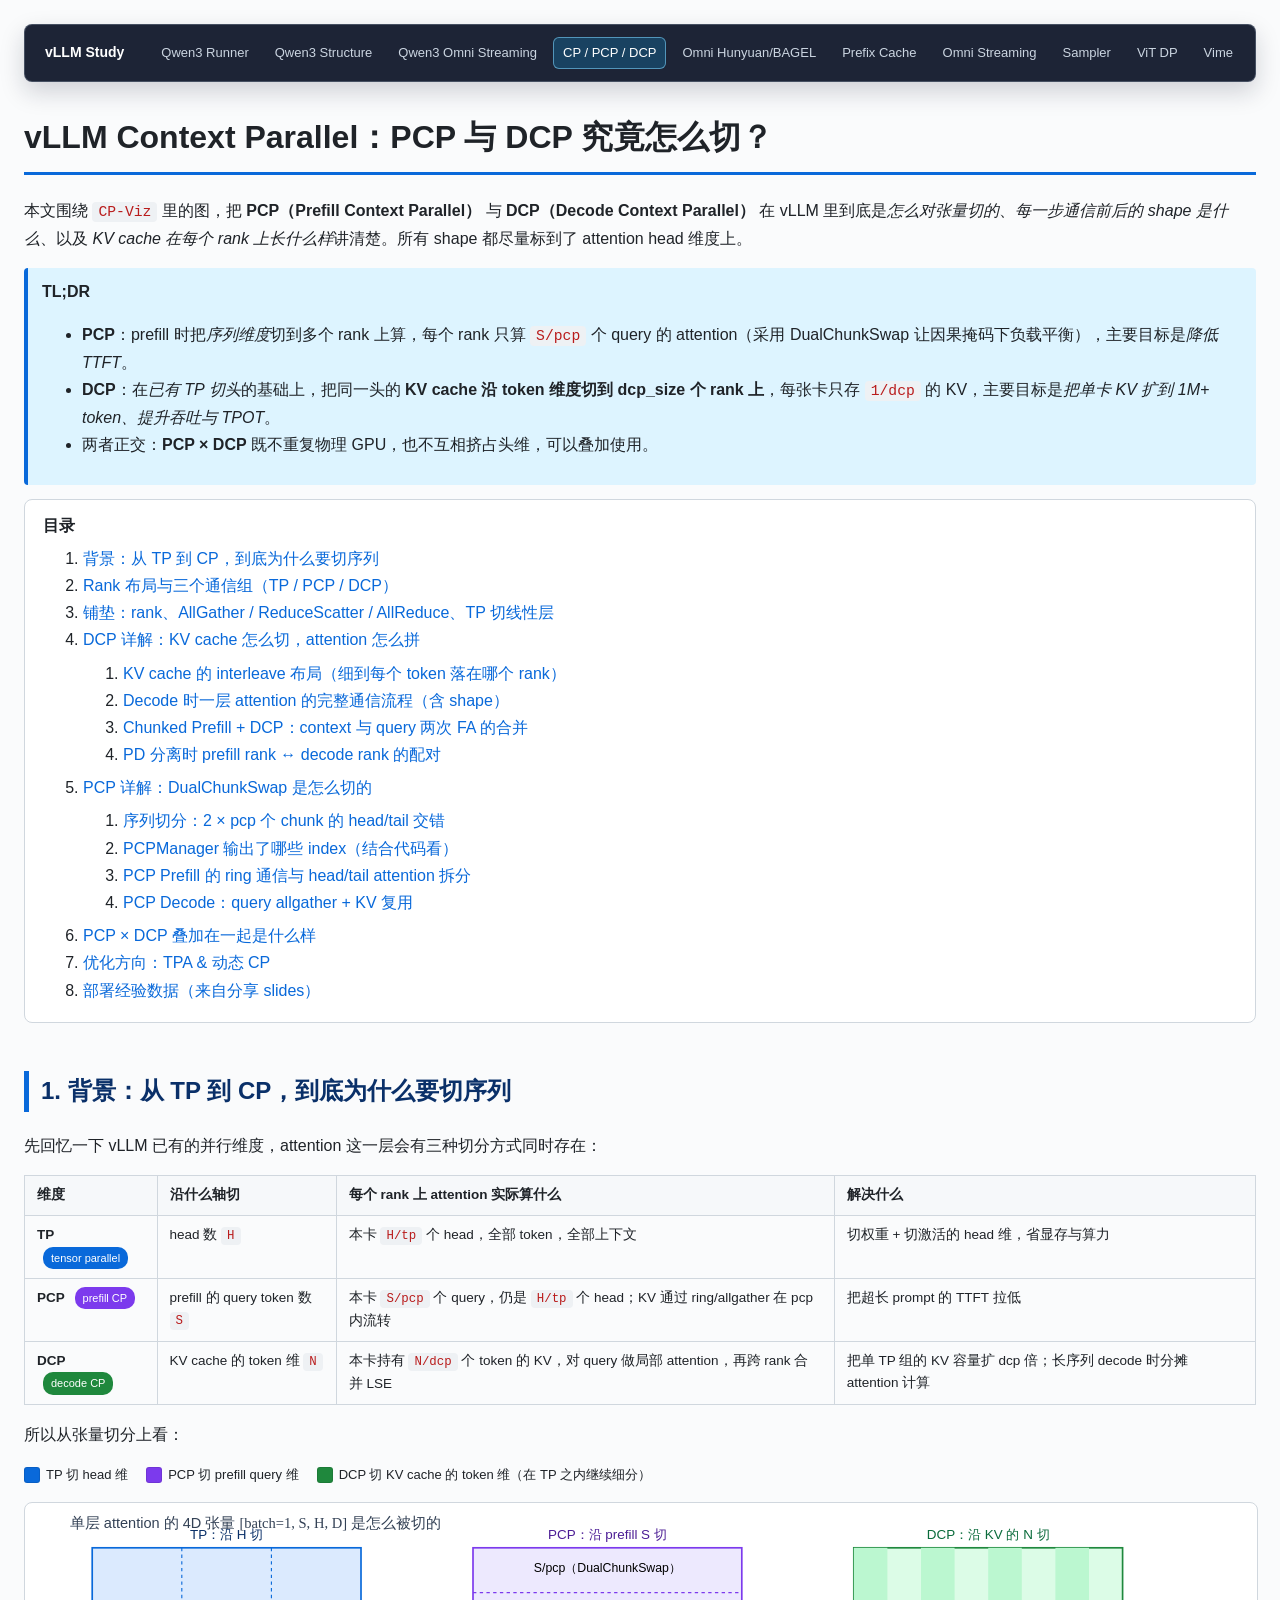
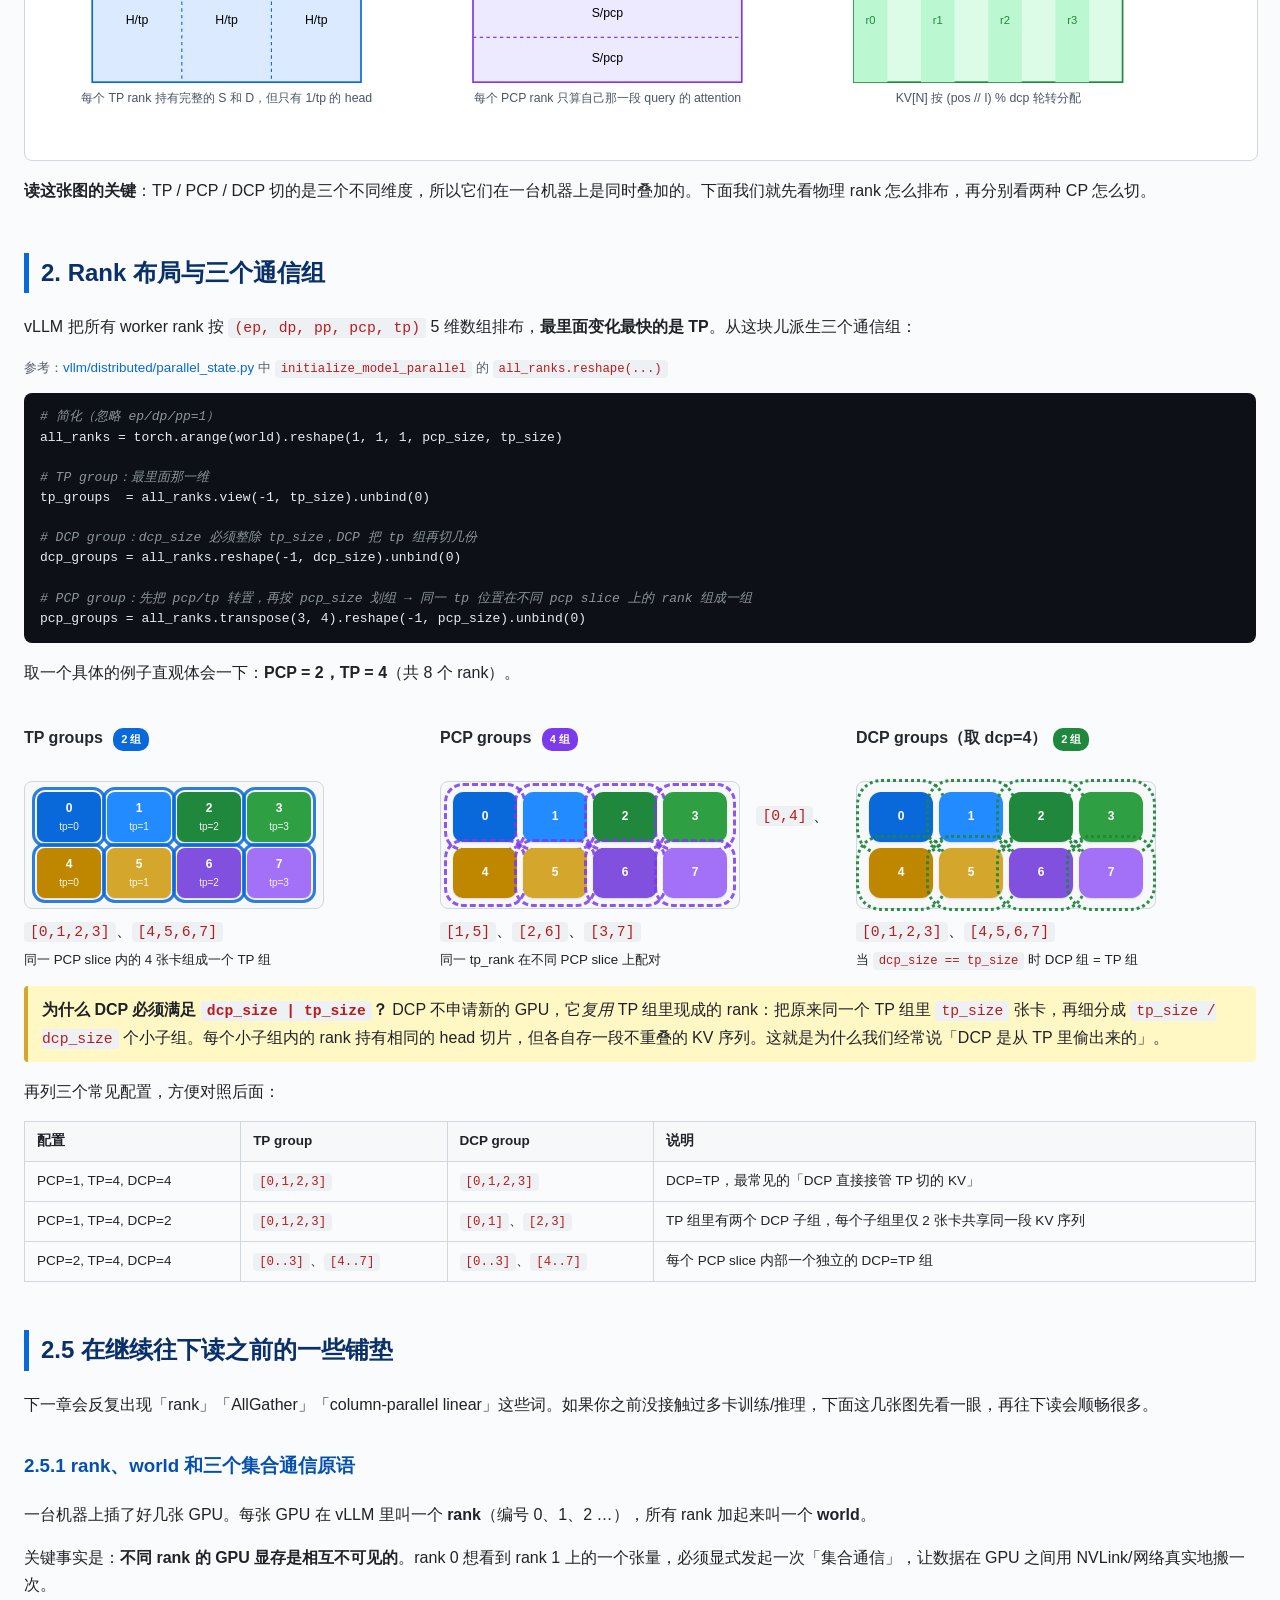
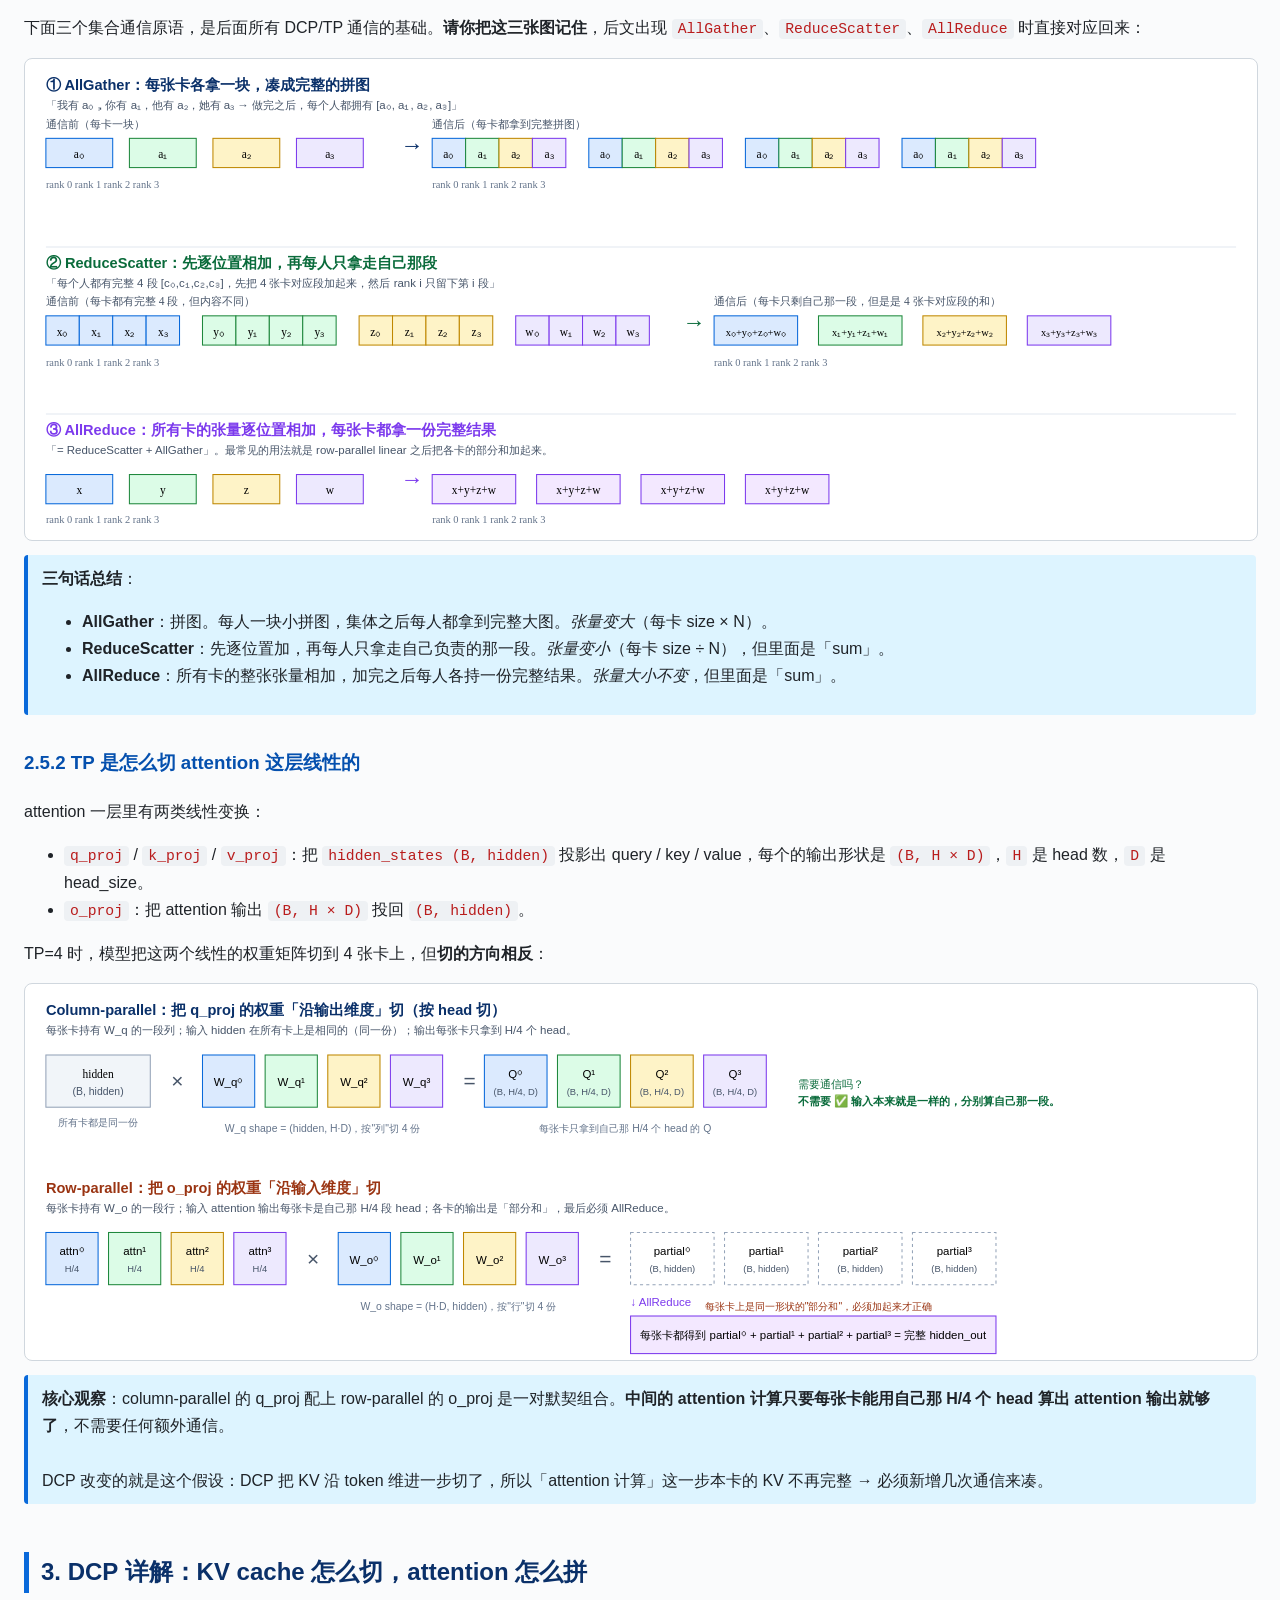
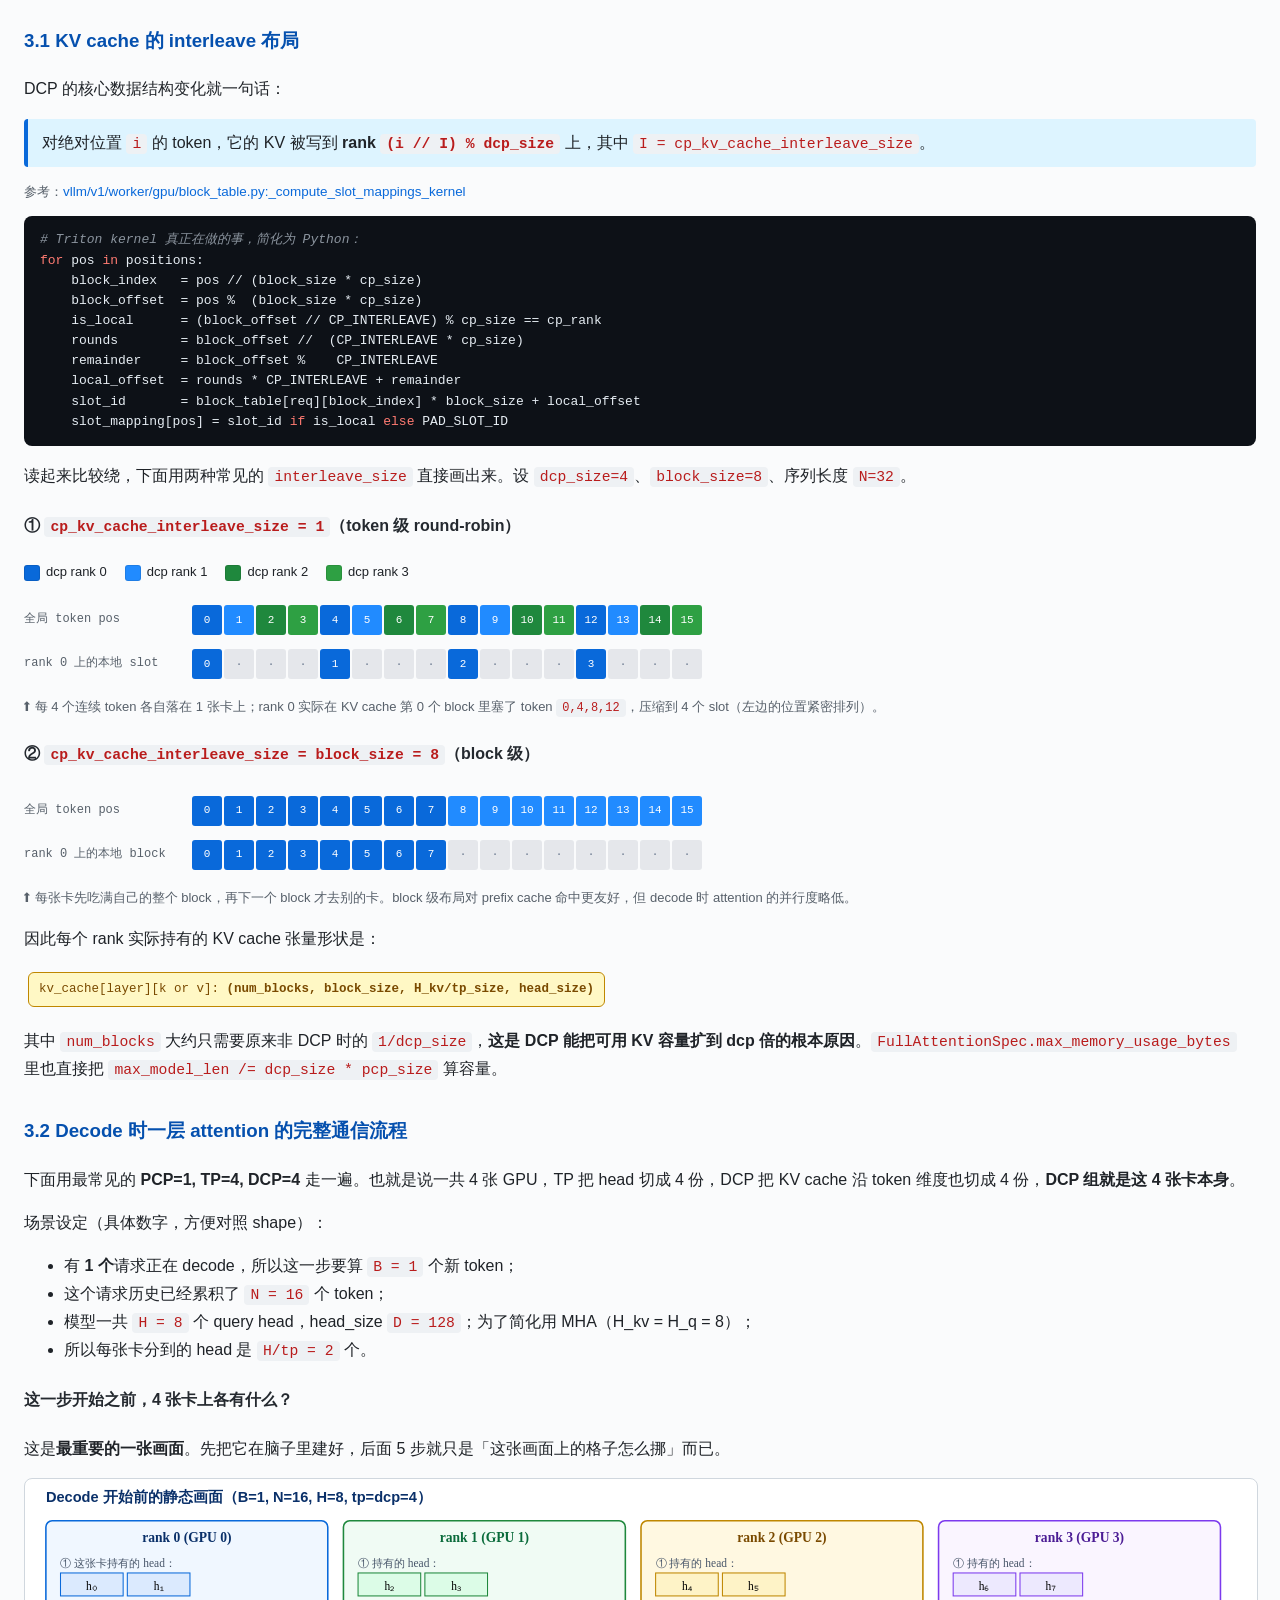
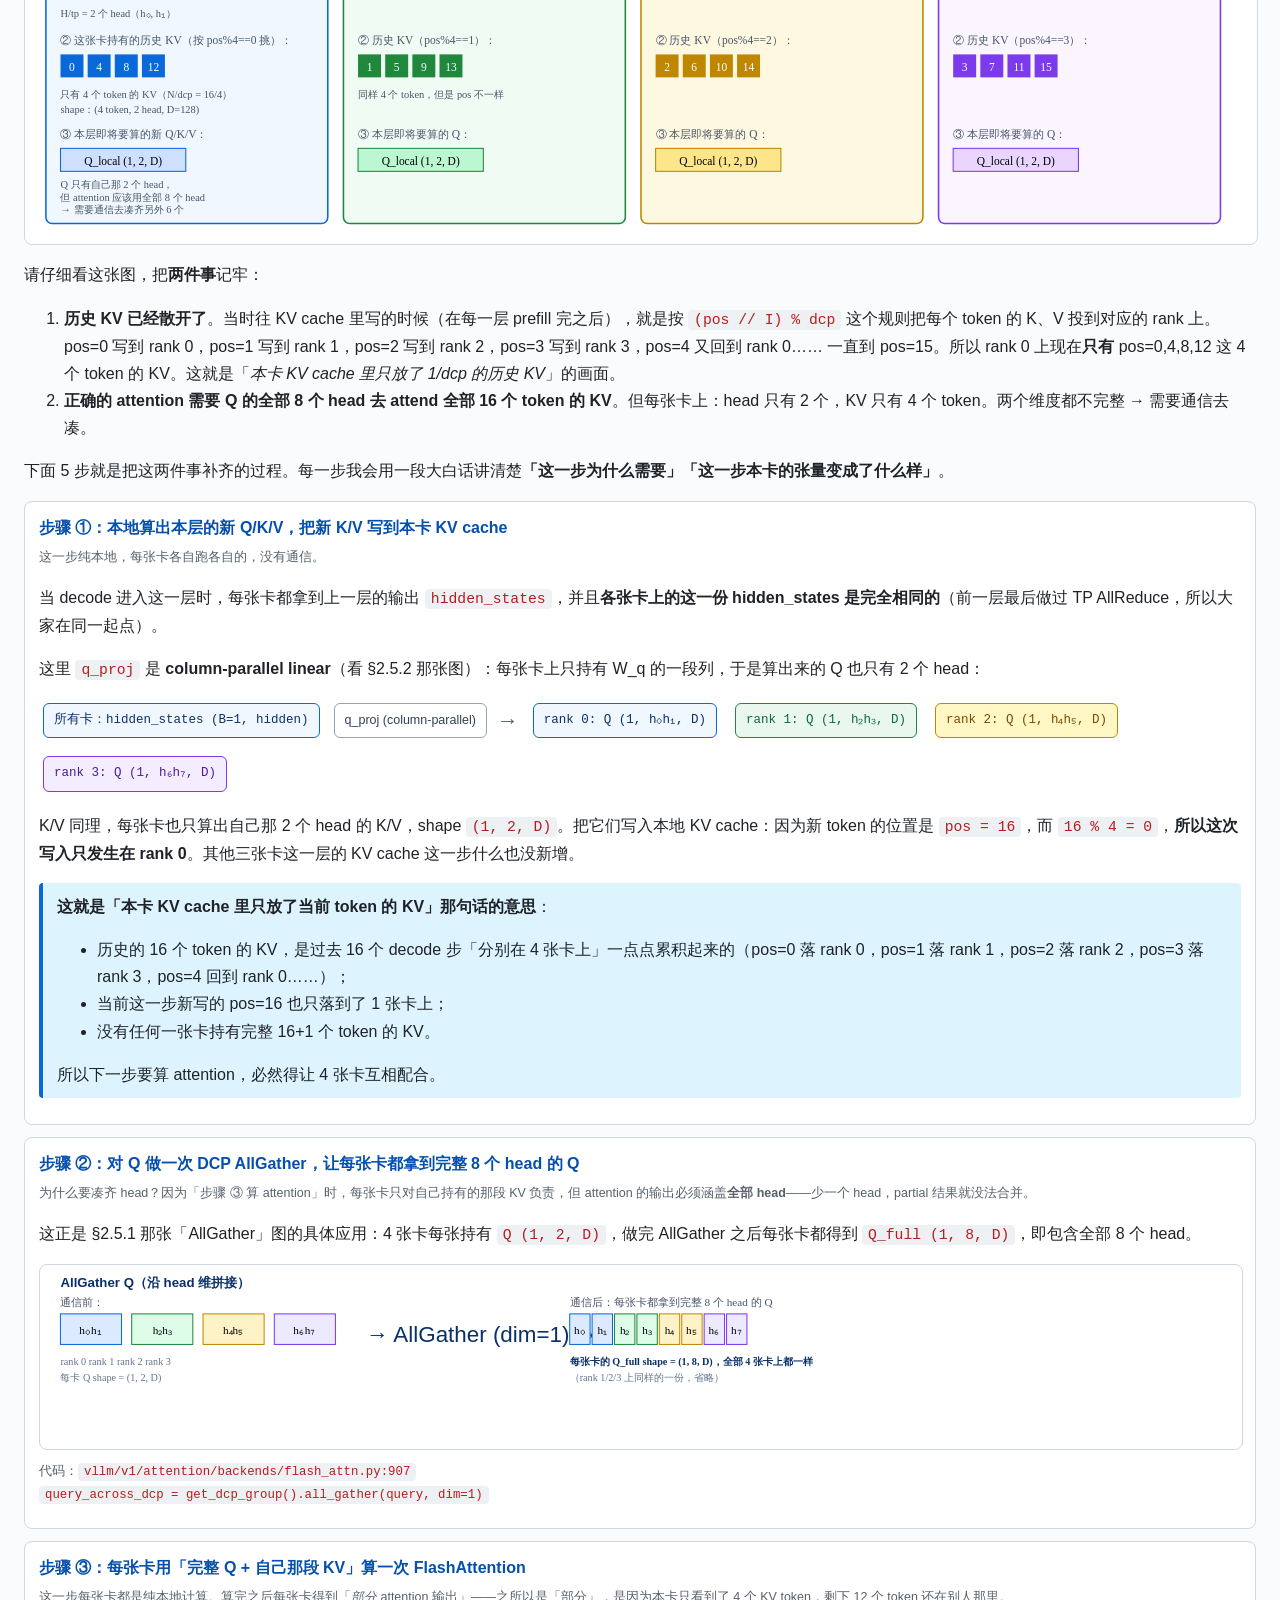
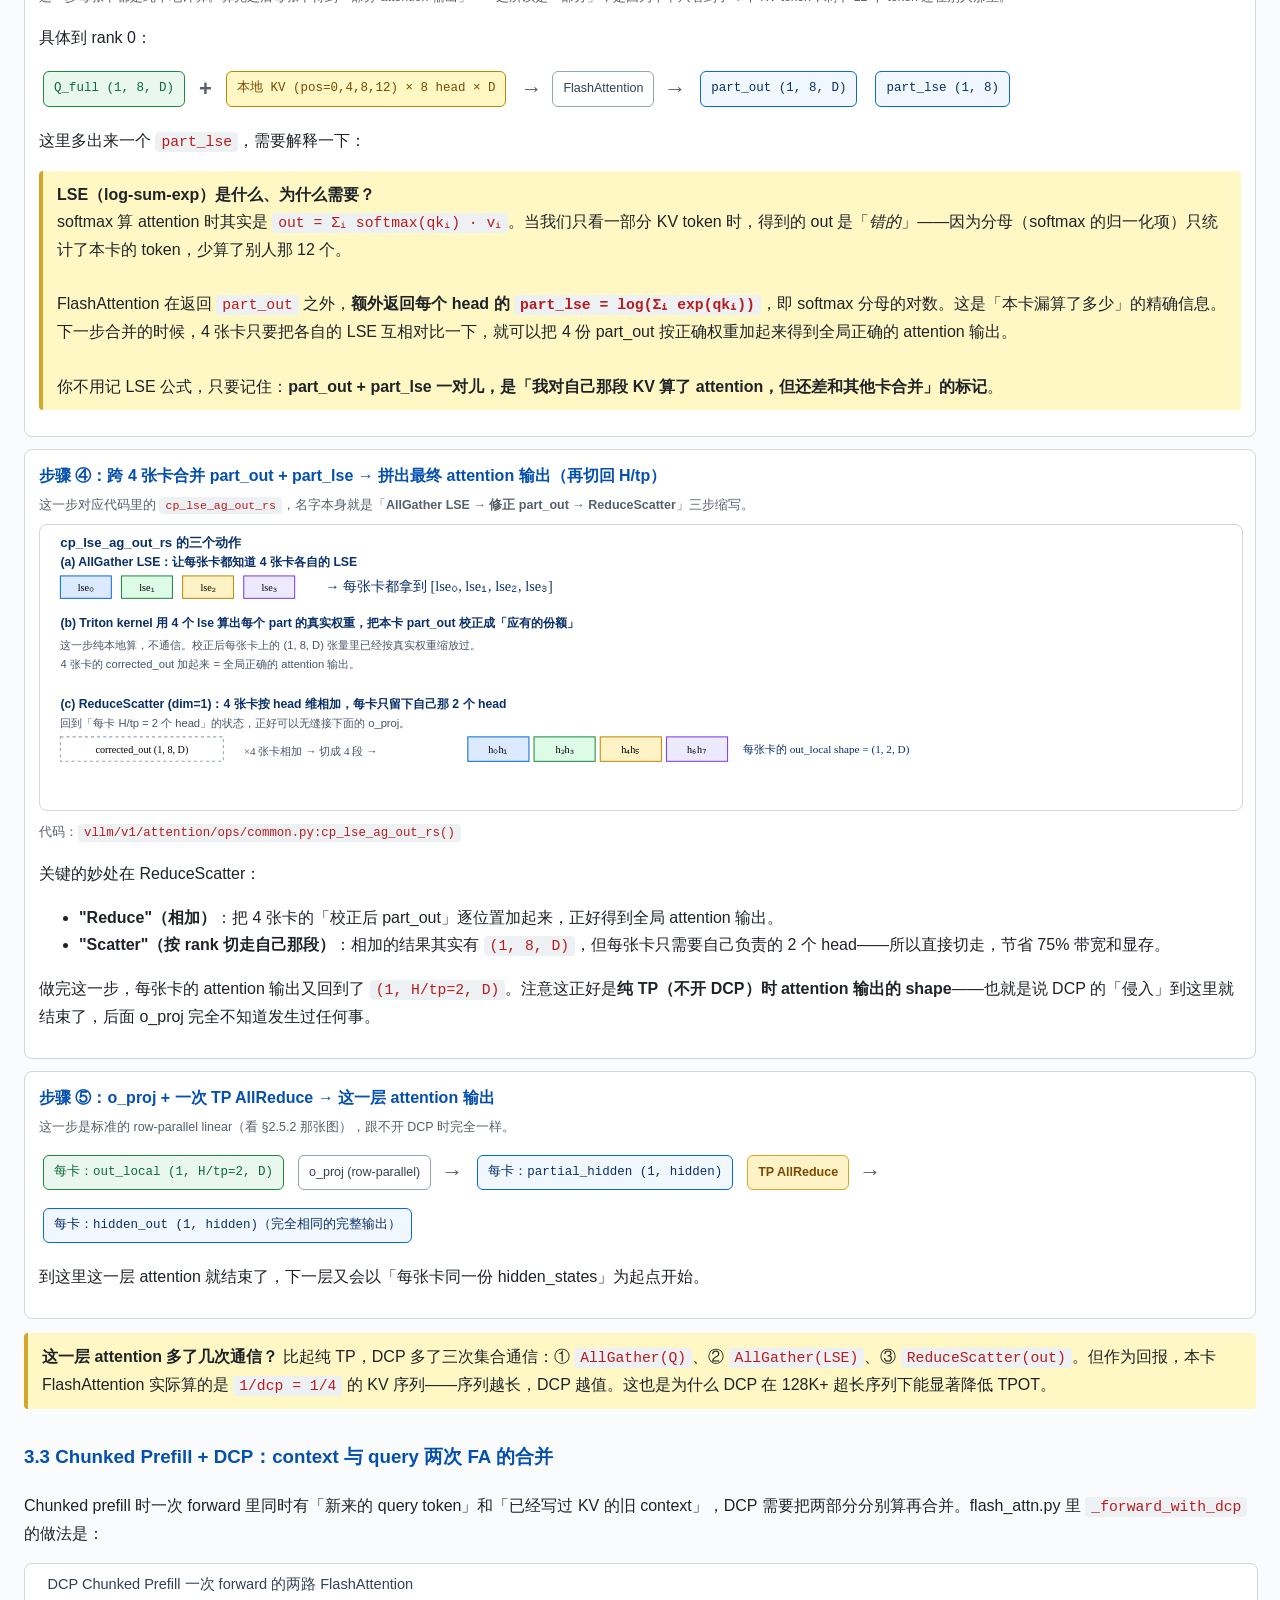
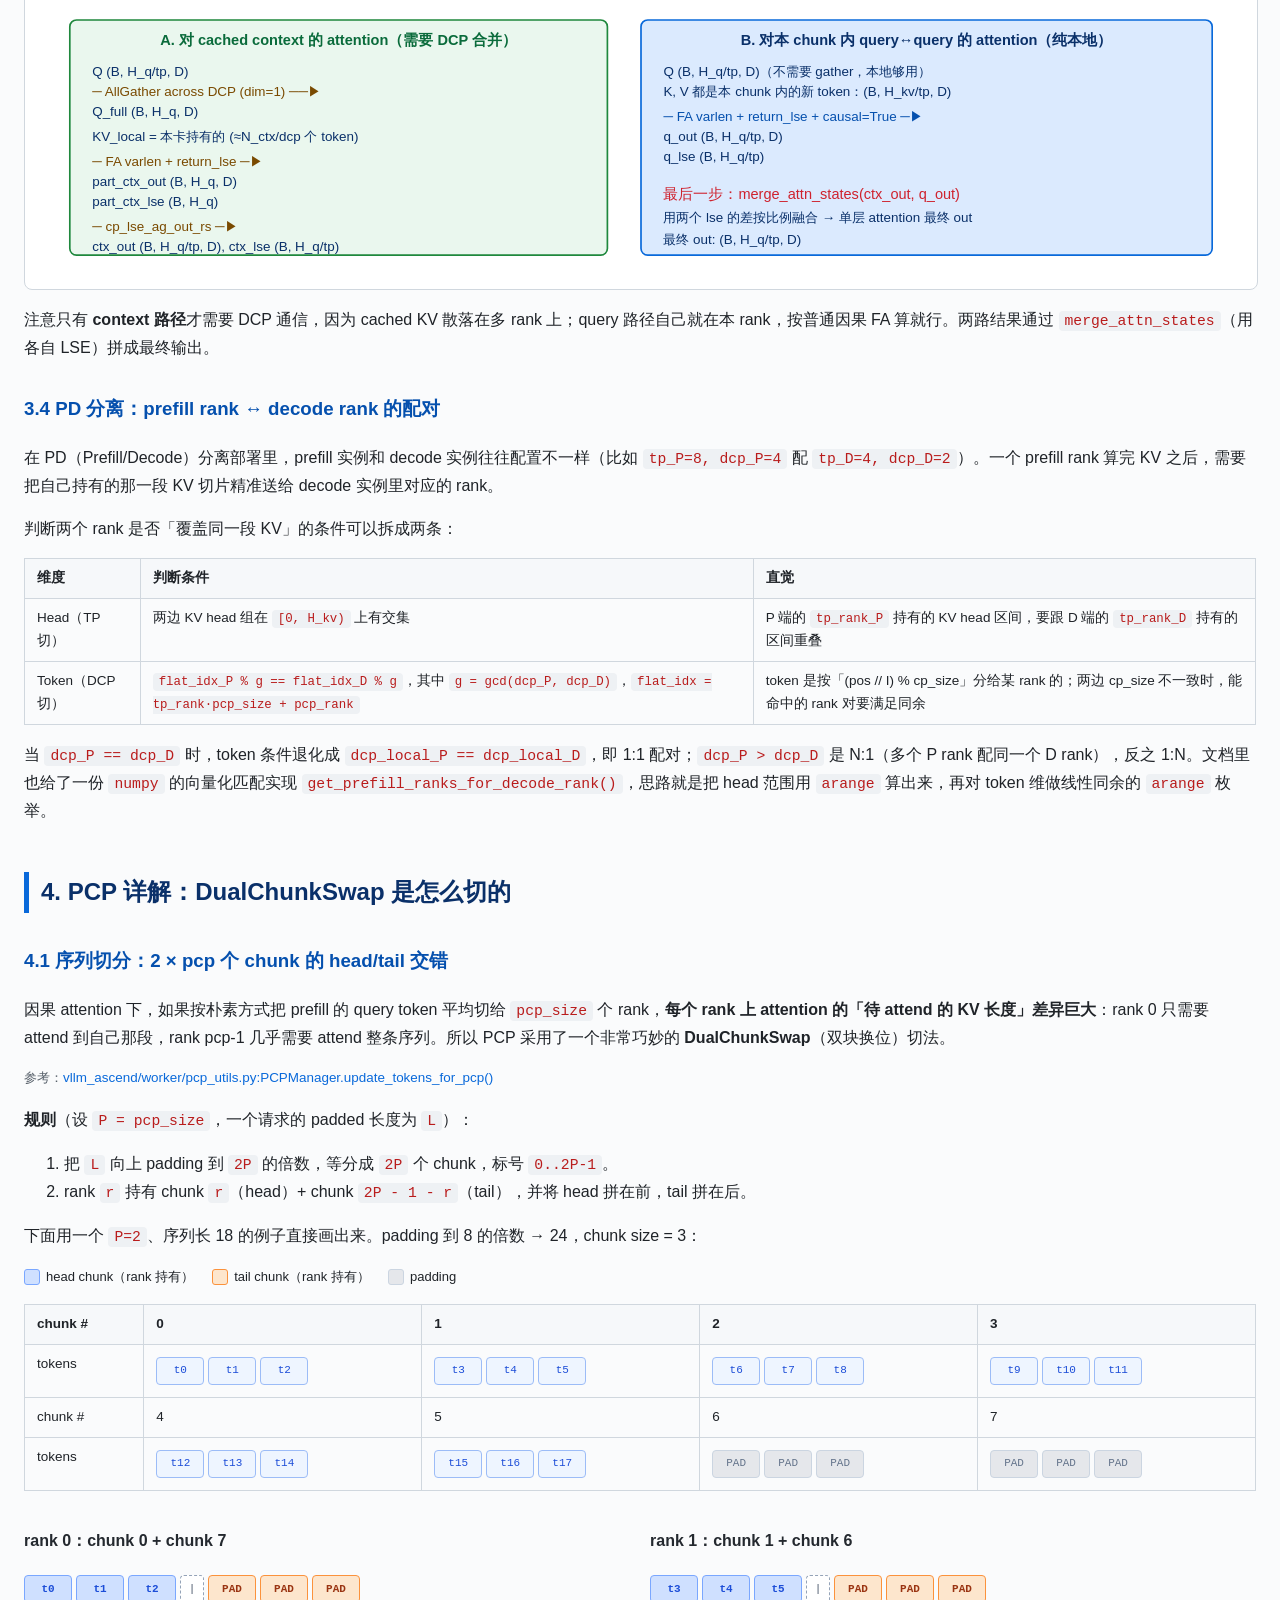
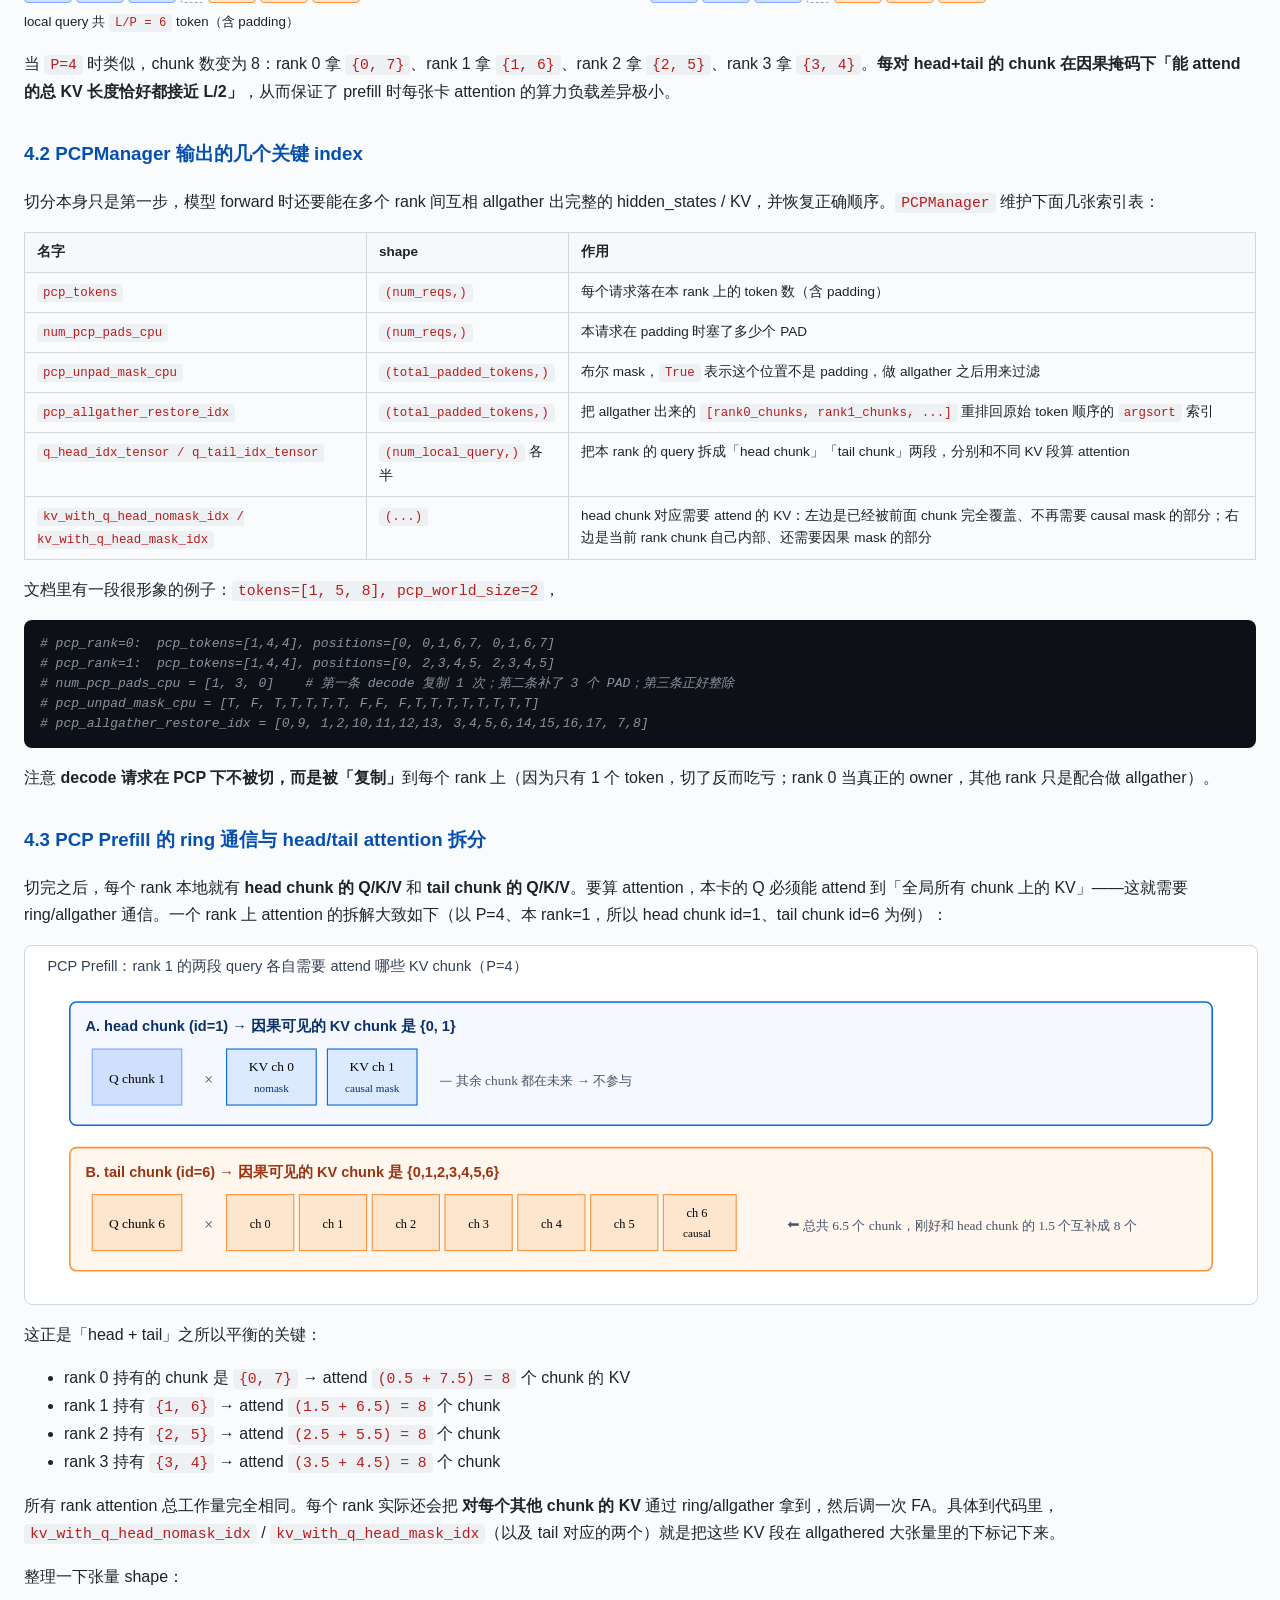
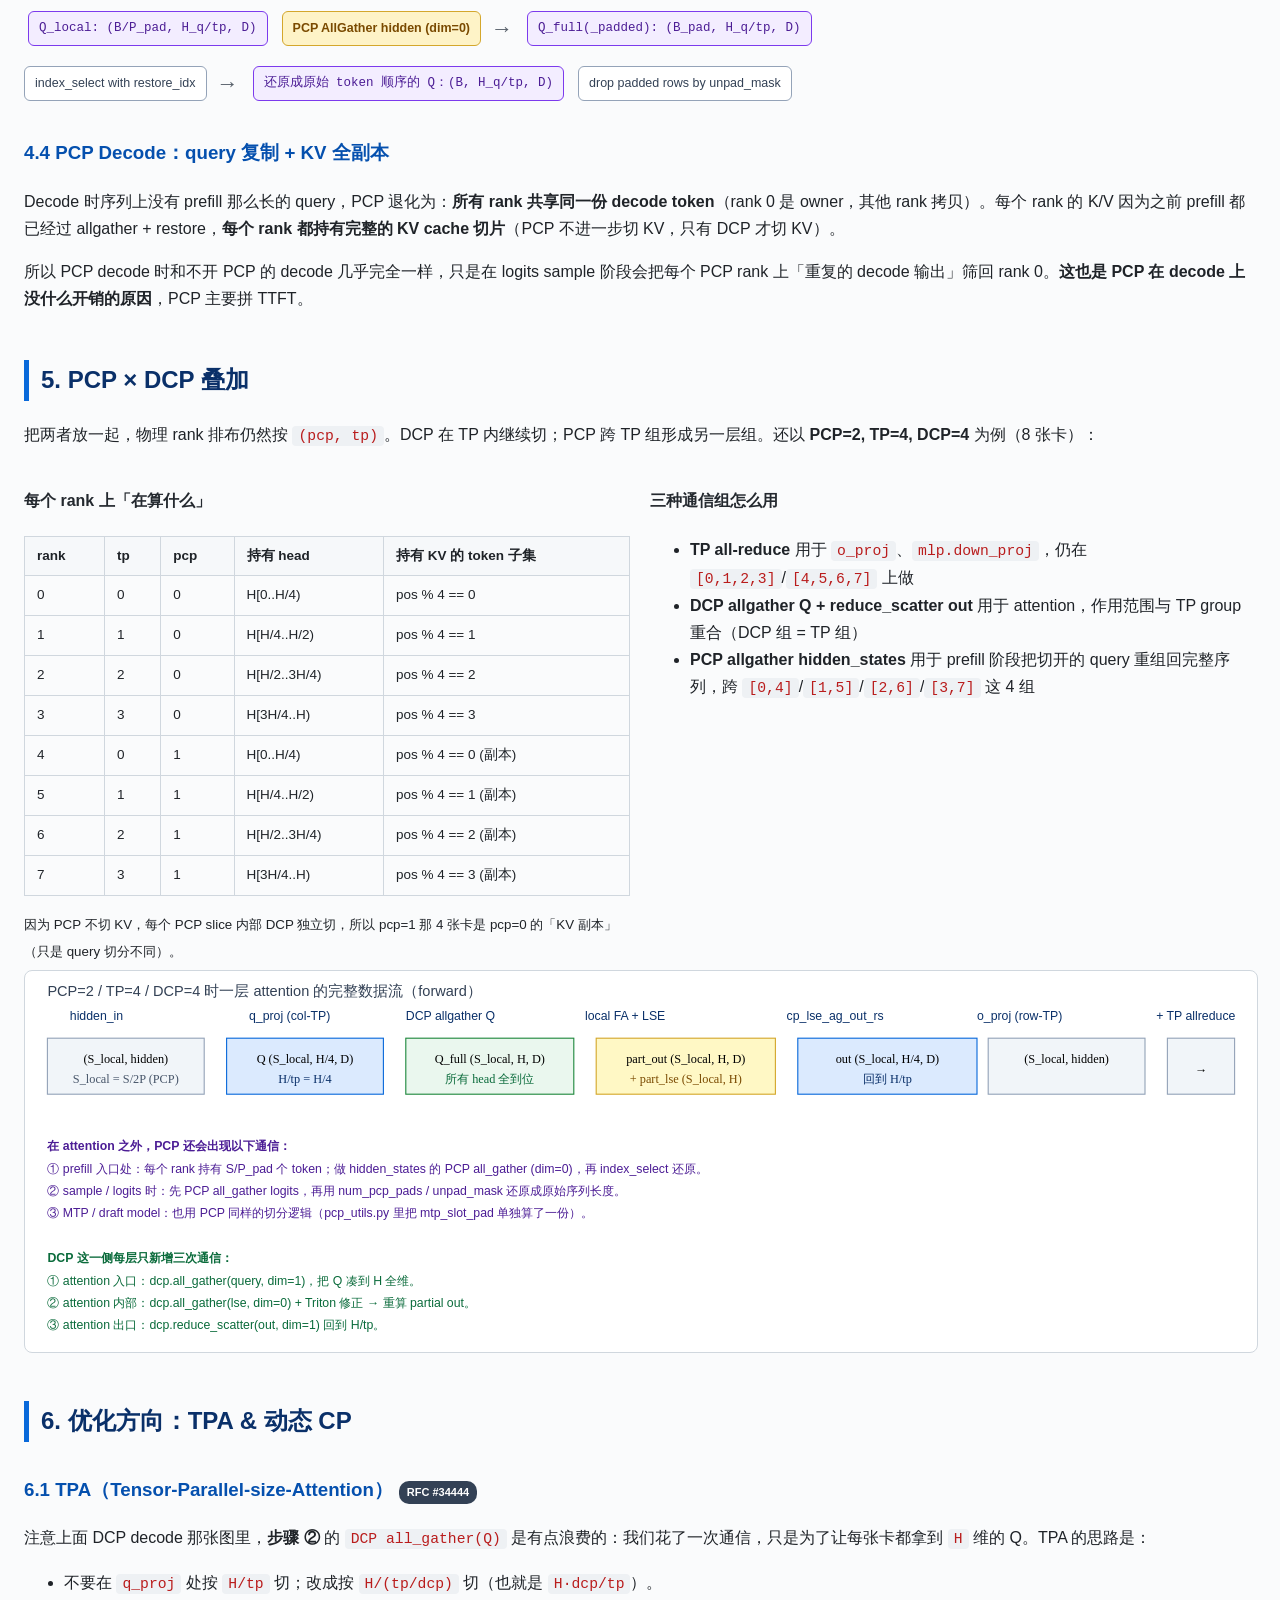
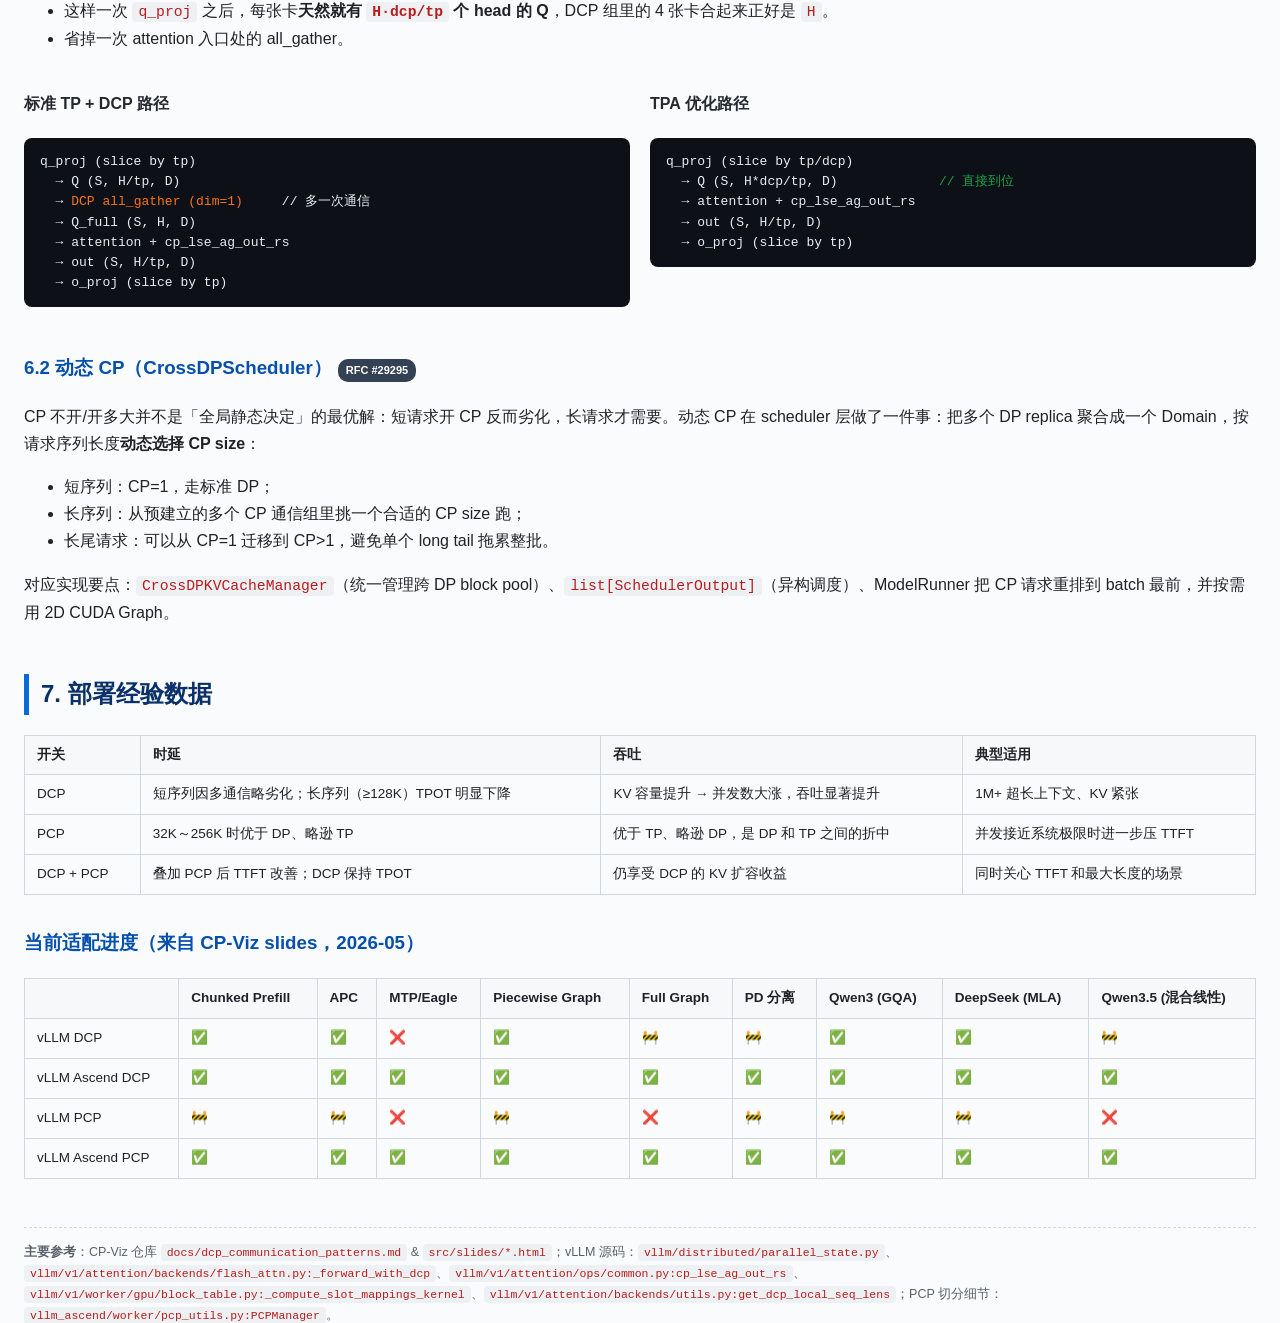
<file: site/vllm_cp_pcp_dcp.html>
<!DOCTYPE html>
<html lang="zh-CN">
<head>
<meta charset="UTF-8">
<title>vLLM Context Parallel（PCP & DCP）从切分到通信</title>
<style>
  :root{
    --ink:#1f2328; --muted:#57606a; --bg:#fafbfc; --panel:#ffffff;
    --line:#d0d7de; --tp:#0969da; --pcp:#7c3aed; --dcp:#1f883d;
    --warm:#bf8700; --red:#cf222e;
  }
  body{
    font-family:-apple-system,"PingFang SC","Microsoft YaHei",sans-serif;
    max-width:1240px; margin:24px auto; padding:0 24px;
    color:var(--ink); background:var(--bg); line-height:1.7;
  }
  h1{ border-bottom:3px solid var(--tp); padding-bottom:8px; }
  h2{ border-left:5px solid var(--tp); padding-left:12px; margin-top:48px; color:#0a3069; }
  h3{ color:#0550ae; margin-top:32px; }
  h4{ color:#24292f; margin-top:22px; }
  code,pre{ font-family:"JetBrains Mono","Fira Code",Consolas,monospace; }
  code{ background:#eef1f4; padding:2px 6px; border-radius:4px; font-size:.92em; color:#b91c1c; }
  pre{ background:#0d1117; color:#e6edf3; padding:14px 16px; border-radius:8px; overflow-x:auto; font-size:13px; line-height:1.55; }
  pre .cm{ color:#8b949e; font-style:italic; }
  pre .kw{ color:#ff7b72; }
  pre .fn{ color:#d2a8ff; }
  pre .str{ color:#a5d6ff; }
  pre .num{ color:#79c0ff; }
  pre .ty{ color:#ffa657; }

  .note{ background:#fff8c5; border-left:4px solid #d4a72c; padding:10px 14px; margin:14px 0; border-radius:4px; }
  .tip { background:#ddf4ff; border-left:4px solid var(--tp);  padding:10px 14px; margin:14px 0; border-radius:4px; }
  .danger{ background:#ffebe9; border-left:4px solid var(--red); padding:10px 14px; margin:14px 0; border-radius:4px; }

  .file-ref{ font-size:.84em; color:var(--muted); margin:4px 0 10px; }
  .file-ref a{ color:var(--tp); text-decoration:none; }

  table{ width:100%; border-collapse:collapse; margin:14px 0; font-size:13.5px; }
  th,td{ border:1px solid var(--line); padding:8px 12px; text-align:left; vertical-align:top; }
  th{ background:#f6f8fa; font-weight:600; }

  .twocol{ display:grid; grid-template-columns:1fr 1fr; gap:20px; }
  .threecol{ display:grid; grid-template-columns:1fr 1fr 1fr; gap:16px; }
  @media (max-width:980px){ .twocol,.threecol{ grid-template-columns:1fr; } }

  /* ----- legends & swatches ----- */
  .legend{ display:flex; gap:18px; flex-wrap:wrap; margin:8px 0 16px; font-size:13px; align-items:center; }
  .sw{ display:inline-block; width:14px; height:14px; border-radius:3px; vertical-align:middle; margin-right:6px; border:1px solid rgba(0,0,0,0.1); }

  /* ----- Rank grid (PCP × TP) ----- */
  .rank-grid{ display:inline-grid; gap:6px; margin:8px 12px 8px 0; background:#f6f8fa; padding:10px 12px; border:1px solid var(--line); border-radius:8px; }
  .rank-cell{ width:64px; height:50px; border-radius:6px; display:flex; flex-direction:column; align-items:center; justify-content:center; font-size:12px; color:#fff; font-weight:600; box-shadow:0 1px 2px rgba(0,0,0,0.12); }
  .rank-cell small{ font-size:10px; opacity:.92; font-weight:400; }
  .rank-cell.r0{ background:#0969da; } .rank-cell.r1{ background:#218bff; }
  .rank-cell.r2{ background:#1f883d; } .rank-cell.r3{ background:#2ea043; }
  .rank-cell.r4{ background:#bf8700; } .rank-cell.r5{ background:#d4a72c; }
  .rank-cell.r6{ background:#8250df; } .rank-cell.r7{ background:#a371f7; }
  .rank-axis-x, .rank-axis-y{ font-size:11px; color:var(--muted); text-align:center; }

  /* ----- group highlight rings ----- */
  .grp-tp { outline:3px solid rgba(9,105,218,0.85);    outline-offset:2px; border-radius:8px; }
  .grp-pcp{ outline:3px dashed rgba(124,58,237,0.85);  outline-offset:6px; border-radius:10px; }
  .grp-dcp{ outline:3px dotted rgba(31,136,61,0.95);   outline-offset:10px; border-radius:12px; }

  /* ----- token chips ----- */
  .chips{ display:flex; flex-wrap:wrap; gap:4px; align-items:center; margin:4px 0; }
  .chip{ display:inline-flex; align-items:center; justify-content:center; min-width:34px; height:26px; padding:0 6px; font-size:11px; font-family:Consolas,monospace; border-radius:4px; border:1px solid #9cbcf7; background:#eef5ff; color:#1d4ed8; }
  .chip.p1{ border-color:#b8a5f2; background:#ede9fe; color:#5b42a8; }
  .chip.p2{ border-color:#86d9b7; background:#dcfce7; color:#0a6b3b; }
  .chip.pad{ background:#e5e7eb; border-color:#cbd5e1; color:#64748b; }
  .chip.sep{ background:#fff; border:1px dashed #94a3b8; color:#475569; min-width:14px; padding:0 4px; }
  .chip.h{ background:#cfe0ff; border-color:#7aa7ff; color:#1d4ed8; font-weight:700; }
  .chip.t{ background:#fde6cd; border-color:#fb923c; color:#9a3412; font-weight:700; }

  /* ----- tensor box ----- */
  .shape-box{
    display:inline-block; border:1.5px solid var(--tp); background:#f0f7ff;
    color:#0a3069; padding:6px 10px; border-radius:6px; font-family:Consolas,monospace;
    font-size:12.5px; margin:4px 4px;
  }
  .shape-box.dcp{ border-color:var(--dcp); background:#eaf7ee; color:#0a6b3b; }
  .shape-box.pcp{ border-color:var(--pcp); background:#f3edff; color:#4c1d95; }
  .shape-box.kv { border-color:#bf8700; background:#fff8c5; color:#7a4a00; }

  .flow{ display:flex; align-items:center; gap:10px; flex-wrap:wrap; margin:12px 0; }
  .flow .arrow{ color:var(--muted); font-size:22px; font-weight:700; }
  .flow .op{ background:#fff; border:1.5px solid #94a3b8; border-radius:6px; padding:6px 10px; font-size:12.5px; color:#334155; }
  .flow .op.coll{ background:#fef3c7; border-color:#d4a72c; color:#7a4a00; font-weight:600; }

  /* ----- KV strip (token positions) ----- */
  .kv-strip{ display:flex; gap:2px; margin:6px 0 4px; }
  .kv-pos{ width:30px; height:30px; display:flex; align-items:center; justify-content:center; font-size:11px; font-family:Consolas,monospace; color:#fff; border-radius:3px; }
  .pos-r0{ background:#0969da; } .pos-r1{ background:#218bff; }
  .pos-r2{ background:#1f883d; } .pos-r3{ background:#2ea043; }
  .pos-empty{ background:#e5e7eb; color:#64748b !important; }
  .kv-row-label{ font-size:12px; color:var(--muted); font-family:Consolas,monospace; margin-right:8px; min-width:160px; display:inline-block; }
  .kv-row{ display:flex; align-items:center; margin:4px 0; }

  /* ----- step block ----- */
  .step{
    border:1px solid var(--line); border-radius:8px; padding:12px 14px; margin:12px 0;
    background:#fff;
  }
  .step h4{ margin:0 0 6px; color:#0550ae; }
  .step .sub{ color:var(--muted); font-size:12.5px; margin-bottom:8px; }

  /* ----- TOC ----- */
  .toc{ background:#fff; border:1px solid var(--line); border-radius:8px; padding:12px 18px; }
  .toc ol{ margin:6px 0; }
  .toc a{ color:var(--tp); text-decoration:none; }

  .tag{ display:inline-block; font-size:11px; padding:2px 8px; border-radius:10px; color:#fff; margin-left:6px; }
  .tag.tp{ background:var(--tp); } .tag.pcp{ background:var(--pcp); } .tag.dcp{ background:var(--dcp); }
  .tag.code{ background:#334155; }

  .footer-note{ font-size:12.5px; color:var(--muted); border-top:1px dashed var(--line); padding-top:14px; margin-top:48px; }

  svg.diagram{ display:block; margin:6px auto 10px; max-width:100%; background:#fff; border:1px solid var(--line); border-radius:8px; }
</style>
<link rel="stylesheet" href="./nav.css">
</head>
<body>
<nav class="study-topnav" aria-label="Study note navigation">
  <a class="study-topnav__brand" href="./">vLLM Study</a>
  <div class="study-topnav__links">
    <a class="study-topnav__link" href="./">DeepSeek V3 FusedMoE</a>
    <a class="study-topnav__link" href="./qwen3_model_runner.html">Qwen3 Runner</a>
    <a class="study-topnav__link" href="./qwen3_structure.html">Qwen3 Structure</a>
    <a class="study-topnav__link" href="./vllm_cp_pcp_dcp.html" aria-current="page">CP / PCP / DCP</a>
    <a class="study-topnav__link" href="./vllm_prefix_cache.html">Prefix Cache</a>
    <a class="study-topnav__link" href="./vllm_vit_dp.html">ViT DP</a>
    <a class="study-topnav__link" href="./vime_framework.html">Vime</a>
  </div>
</nav>

<h1>vLLM Context Parallel：PCP 与 DCP 究竟怎么切？</h1>

<p>本文围绕 <code>CP-Viz</code> 里的图，把 <strong>PCP（Prefill Context Parallel）</strong> 与 <strong>DCP（Decode Context Parallel）</strong> 在 vLLM 里到底是<em>怎么对张量切的</em>、<em>每一步通信前后的 shape 是什么</em>、以及 <em>KV cache 在每个 rank 上长什么样</em>讲清楚。所有 shape 都尽量标到了 attention head 维度上。</p>

<div class="tip">
<strong>TL;DR</strong>
<ul>
<li><strong>PCP</strong>：prefill 时把<em>序列维度</em>切到多个 rank 上算，每个 rank 只算 <code>S/pcp</code> 个 query 的 attention（采用 DualChunkSwap 让因果掩码下负载平衡），主要目标是<em>降低 TTFT</em>。</li>
<li><strong>DCP</strong>：在<em>已有 TP 切头</em>的基础上，把同一头的 <strong>KV cache 沿 token 维度切到 dcp_size 个 rank 上</strong>，每张卡只存 <code>1/dcp</code> 的 KV，主要目标是<em>把单卡 KV 扩到 1M+ token、提升吞吐与 TPOT</em>。</li>
<li>两者正交：<strong>PCP × DCP</strong> 既不重复物理 GPU，也不互相挤占头维，可以叠加使用。</li>
</ul>
</div>

<div class="toc">
<strong>目录</strong>
<ol>
  <li><a href="#bg">背景：从 TP 到 CP，到底为什么要切序列</a></li>
  <li><a href="#layout">Rank 布局与三个通信组（TP / PCP / DCP）</a></li>
  <li><a href="#basics">铺垫：rank、AllGather / ReduceScatter / AllReduce、TP 切线性层</a></li>
  <li><a href="#dcp">DCP 详解：KV cache 怎么切，attention 怎么拼</a>
    <ol>
      <li><a href="#dcp-kv">KV cache 的 interleave 布局（细到每个 token 落在哪个 rank）</a></li>
      <li><a href="#dcp-decode">Decode 时一层 attention 的完整通信流程（含 shape）</a></li>
      <li><a href="#dcp-prefill">Chunked Prefill + DCP：context 与 query 两次 FA 的合并</a></li>
      <li><a href="#dcp-pd">PD 分离时 prefill rank ↔ decode rank 的配对</a></li>
    </ol>
  </li>
  <li><a href="#pcp">PCP 详解：DualChunkSwap 是怎么切的</a>
    <ol>
      <li><a href="#pcp-split">序列切分：2 × pcp 个 chunk 的 head/tail 交错</a></li>
      <li><a href="#pcp-pos">PCPManager 输出了哪些 index（结合代码看）</a></li>
      <li><a href="#pcp-prefill">PCP Prefill 的 ring 通信与 head/tail attention 拆分</a></li>
      <li><a href="#pcp-decode">PCP Decode：query allgather + KV 复用</a></li>
    </ol>
  </li>
  <li><a href="#combo">PCP × DCP 叠加在一起是什么样</a></li>
  <li><a href="#opt">优化方向：TPA & 动态 CP</a></li>
  <li><a href="#deploy">部署经验数据（来自分享 slides）</a></li>
</ol>
</div>

<!-- ========================================================== -->
<h2 id="bg">1. 背景：从 TP 到 CP，到底为什么要切序列</h2>

<p>先回忆一下 vLLM 已有的并行维度，attention 这一层会有三种切分方式同时存在：</p>

<table>
<thead><tr><th>维度</th><th>沿什么轴切</th><th>每个 rank 上 attention 实际算什么</th><th>解决什么</th></tr></thead>
<tbody>
<tr><td><strong>TP</strong> <span class="tag tp">tensor parallel</span></td><td>head 数 <code>H</code></td><td>本卡 <code>H/tp</code> 个 head，全部 token，全部上下文</td><td>切权重 + 切激活的 head 维，省显存与算力</td></tr>
<tr><td><strong>PCP</strong> <span class="tag pcp">prefill CP</span></td><td>prefill 的 query token 数 <code>S</code></td><td>本卡 <code>S/pcp</code> 个 query，仍是 <code>H/tp</code> 个 head；KV 通过 ring/allgather 在 pcp 内流转</td><td>把超长 prompt 的 TTFT 拉低</td></tr>
<tr><td><strong>DCP</strong> <span class="tag dcp">decode CP</span></td><td>KV cache 的 token 维 <code>N</code></td><td>本卡持有 <code>N/dcp</code> 个 token 的 KV，对 query 做局部 attention，再跨 rank 合并 LSE</td><td>把单 TP 组的 KV 容量扩 dcp 倍；长序列 decode 时分摊 attention 计算</td></tr>
</tbody>
</table>

<p>所以从张量切分上看：</p>

<div class="legend">
  <span><span class="sw" style="background:#0969da"></span>TP 切 head 维</span>
  <span><span class="sw" style="background:#7c3aed"></span>PCP 切 prefill query 维</span>
  <span><span class="sw" style="background:#1f883d"></span>DCP 切 KV cache 的 token 维（在 TP 之内继续细分）</span>
</div>

<svg class="diagram" viewBox="0 0 1100 230" width="100%">
  <!-- Title -->
  <text x="40" y="22" font-size="13" fill="#334155">单层 attention 的 4D 张量 <tspan font-family="Consolas">[batch=1, S, H, D]</tspan> 是怎么被切的</text>

  <!-- TP cuboid -->
  <g transform="translate(60,40)">
    <rect width="240" height="120" fill="#dbeafe" stroke="#0969da" stroke-width="1.5"/>
    <text x="120" y="-8" font-size="12" text-anchor="middle" fill="#0a3069">TP：沿 H 切</text>
    <line x1="80" y1="0" x2="80" y2="120" stroke="#0969da" stroke-dasharray="3,3"/>
    <line x1="160" y1="0" x2="160" y2="120" stroke="#0969da" stroke-dasharray="3,3"/>
    <text x="40"  y="68" font-size="11" text-anchor="middle">H/tp</text>
    <text x="120" y="68" font-size="11" text-anchor="middle">H/tp</text>
    <text x="200" y="68" font-size="11" text-anchor="middle">H/tp</text>
    <text x="120" y="138" font-size="11" text-anchor="middle" fill="#475569">每个 TP rank 持有完整的 S 和 D，但只有 1/tp 的 head</text>
  </g>

  <!-- PCP cuboid -->
  <g transform="translate(400,40)">
    <rect width="240" height="120" fill="#ede9fe" stroke="#7c3aed" stroke-width="1.5"/>
    <text x="120" y="-8" font-size="12" text-anchor="middle" fill="#4c1d95">PCP：沿 prefill S 切</text>
    <line x1="0" y1="40" x2="240" y2="40" stroke="#7c3aed" stroke-dasharray="3,3"/>
    <line x1="0" y1="80" x2="240" y2="80" stroke="#7c3aed" stroke-dasharray="3,3"/>
    <text x="120" y="22" font-size="11" text-anchor="middle">S/pcp（DualChunkSwap）</text>
    <text x="120" y="62" font-size="11" text-anchor="middle">S/pcp</text>
    <text x="120" y="102" font-size="11" text-anchor="middle">S/pcp</text>
    <text x="120" y="138" font-size="11" text-anchor="middle" fill="#475569">每个 PCP rank 只算自己那一段 query 的 attention</text>
  </g>

  <!-- DCP cuboid: split along seq for KV cache -->
  <g transform="translate(740,40)">
    <rect width="240" height="120" fill="#dcfce7" stroke="#1f883d" stroke-width="1.5"/>
    <text x="120" y="-8" font-size="12" text-anchor="middle" fill="#0a6b3b">DCP：沿 KV 的 N 切</text>
    <g fill="#1f883d" font-size="10">
      <rect x="0"   y="0" width="30" height="120" fill="#bbf7d0"/>
      <rect x="60"  y="0" width="30" height="120" fill="#bbf7d0"/>
      <rect x="120" y="0" width="30" height="120" fill="#bbf7d0"/>
      <rect x="180" y="0" width="30" height="120" fill="#bbf7d0"/>
      <text x="15"  y="68" text-anchor="middle">r0</text>
      <text x="75"  y="68" text-anchor="middle">r1</text>
      <text x="135" y="68" text-anchor="middle">r2</text>
      <text x="195" y="68" text-anchor="middle">r3</text>
    </g>
    <text x="120" y="138" font-size="11" text-anchor="middle" fill="#475569">KV[N] 按 (pos // I) % dcp 轮转分配</text>
  </g>
</svg>

<p><strong>读这张图的关键</strong>：TP / PCP / DCP 切的是三个不同维度，所以它们在一台机器上是同时叠加的。下面我们就先看物理 rank 怎么排布，再分别看两种 CP 怎么切。</p>

<!-- ========================================================== -->
<h2 id="layout">2. Rank 布局与三个通信组</h2>

<p>vLLM 把所有 worker rank 按 <code>(ep, dp, pp, pcp, tp)</code> 5 维数组排布，<strong>最里面变化最快的是 TP</strong>。从这块儿派生三个通信组：</p>

<div class="file-ref">参考：<a>vllm/distributed/parallel_state.py</a> 中 <code>initialize_model_parallel</code> 的 <code>all_ranks.reshape(...)</code></div>

<pre><span class="cm"># 简化（忽略 ep/dp/pp=1）</span>
all_ranks = torch.arange(world).reshape(1, 1, 1, pcp_size, tp_size)

<span class="cm"># TP group：最里面那一维</span>
tp_groups  = all_ranks.view(-1, tp_size).unbind(0)

<span class="cm"># DCP group：dcp_size 必须整除 tp_size，DCP 把 tp 组再切几份</span>
dcp_groups = all_ranks.reshape(-1, dcp_size).unbind(0)

<span class="cm"># PCP group：先把 pcp/tp 转置，再按 pcp_size 划组 → 同一 tp 位置在不同 pcp slice 上的 rank 组成一组</span>
pcp_groups = all_ranks.transpose(3, 4).reshape(-1, pcp_size).unbind(0)
</pre>

<p>取一个具体的例子直观体会一下：<strong>PCP = 2，TP = 4</strong>（共 8 个 rank）。</p>

<div class="threecol">
  <!-- TP groups -->
  <div>
    <h4>TP groups <span class="tag tp">2 组</span></h4>
    <div class="rank-grid" style="grid-template-columns:repeat(4,1fr);">
      <div class="rank-cell r0 grp-tp">0<small>tp=0</small></div>
      <div class="rank-cell r1 grp-tp">1<small>tp=1</small></div>
      <div class="rank-cell r2 grp-tp">2<small>tp=2</small></div>
      <div class="rank-cell r3 grp-tp">3<small>tp=3</small></div>
      <div class="rank-cell r4 grp-tp">4<small>tp=0</small></div>
      <div class="rank-cell r5 grp-tp">5<small>tp=1</small></div>
      <div class="rank-cell r6 grp-tp">6<small>tp=2</small></div>
      <div class="rank-cell r7 grp-tp">7<small>tp=3</small></div>
    </div>
    <code>[0,1,2,3]</code>、<code>[4,5,6,7]</code><br>
    <small>同一 PCP slice 内的 4 张卡组成一个 TP 组</small>
  </div>

  <!-- PCP groups -->
  <div>
    <h4>PCP groups <span class="tag pcp">4 组</span></h4>
    <div class="rank-grid" style="grid-template-columns:repeat(4,1fr);">
      <div class="rank-cell r0 grp-pcp">0</div>
      <div class="rank-cell r1 grp-pcp">1</div>
      <div class="rank-cell r2 grp-pcp">2</div>
      <div class="rank-cell r3 grp-pcp">3</div>
      <div class="rank-cell r4 grp-pcp">4</div>
      <div class="rank-cell r5 grp-pcp">5</div>
      <div class="rank-cell r6 grp-pcp">6</div>
      <div class="rank-cell r7 grp-pcp">7</div>
    </div>
    <code>[0,4]</code>、<code>[1,5]</code>、<code>[2,6]</code>、<code>[3,7]</code><br>
    <small>同一 tp_rank 在不同 PCP slice 上配对</small>
  </div>

  <!-- DCP groups, when dcp=tp=4 -->
  <div>
    <h4>DCP groups（取 dcp=4）<span class="tag dcp">2 组</span></h4>
    <div class="rank-grid" style="grid-template-columns:repeat(4,1fr);">
      <div class="rank-cell r0 grp-dcp">0</div>
      <div class="rank-cell r1 grp-dcp">1</div>
      <div class="rank-cell r2 grp-dcp">2</div>
      <div class="rank-cell r3 grp-dcp">3</div>
      <div class="rank-cell r4 grp-dcp">4</div>
      <div class="rank-cell r5 grp-dcp">5</div>
      <div class="rank-cell r6 grp-dcp">6</div>
      <div class="rank-cell r7 grp-dcp">7</div>
    </div>
    <code>[0,1,2,3]</code>、<code>[4,5,6,7]</code><br>
    <small>当 <code>dcp_size == tp_size</code> 时 DCP 组 = TP 组</small>
  </div>
</div>

<div class="note">
<strong>为什么 DCP 必须满足 <code>dcp_size | tp_size</code>？</strong>
DCP 不申请新的 GPU，它<em>复用</em> TP 组里现成的 rank：把原来同一个 TP 组里 <code>tp_size</code> 张卡，再细分成 <code>tp_size / dcp_size</code> 个小子组。每个小子组内的 rank 持有相同的 head 切片，但各自存一段不重叠的 KV 序列。这就是为什么我们经常说「DCP 是从 TP 里偷出来的」。
</div>

<p>再列三个常见配置，方便对照后面：</p>

<table>
<thead><tr><th>配置</th><th>TP group</th><th>DCP group</th><th>说明</th></tr></thead>
<tbody>
<tr><td>PCP=1, TP=4, DCP=4</td><td><code>[0,1,2,3]</code></td><td><code>[0,1,2,3]</code></td><td>DCP=TP，最常见的「DCP 直接接管 TP 切的 KV」</td></tr>
<tr><td>PCP=1, TP=4, DCP=2</td><td><code>[0,1,2,3]</code></td><td><code>[0,1]</code>、<code>[2,3]</code></td><td>TP 组里有两个 DCP 子组，每个子组里仅 2 张卡共享同一段 KV 序列</td></tr>
<tr><td>PCP=2, TP=4, DCP=4</td><td><code>[0..3]</code>、<code>[4..7]</code></td><td><code>[0..3]</code>、<code>[4..7]</code></td><td>每个 PCP slice 内部一个独立的 DCP=TP 组</td></tr>
</tbody>
</table>

<!-- ========================================================== -->
<h2 id="basics">2.5 在继续往下读之前的一些铺垫</h2>

<p>下一章会反复出现「rank」「AllGather」「column-parallel linear」这些词。如果你之前没接触过多卡训练/推理，下面这几张图先看一眼，再往下读会顺畅很多。</p>

<h3 id="basics-collective">2.5.1 rank、world 和三个集合通信原语</h3>

<p>一台机器上插了好几张 GPU。每张 GPU 在 vLLM 里叫一个 <strong>rank</strong>（编号 0、1、2 …），所有 rank 加起来叫一个 <strong>world</strong>。</p>

<p>关键事实是：<strong>不同 rank 的 GPU 显存是相互不可见的</strong>。rank 0 想看到 rank 1 上的一个张量，必须显式发起一次「集合通信」，让数据在 GPU 之间用 NVLink/网络真实地搬一次。</p>

<p>下面三个集合通信原语，是后面所有 DCP/TP 通信的基础。<strong>请你把这三张图记住</strong>，后文出现 <code>AllGather</code>、<code>ReduceScatter</code>、<code>AllReduce</code> 时直接对应回来：</p>

<svg class="diagram" viewBox="0 0 1180 460" width="100%">
  <!-- AllGather -->
  <g transform="translate(20,30)">
    <text x="0" y="0" font-size="14" font-weight="700" fill="#0a3069">① AllGather：每张卡各拿一块，凑成完整的拼图</text>
    <text x="0" y="18" font-size="11" fill="#475569">「我有 a₀，你有 a₁，他有 a₂，她有 a₃ → 做完之后，每个人都拥有 [a₀, a₁, a₂, a₃]」</text>

    <!-- before -->
    <g transform="translate(0,38)" font-family="Consolas" font-size="11">
      <text x="0" y="-2" font-size="11" fill="#475569">通信前（每卡一块）</text>
      <g transform="translate(0,8)"><rect width="64" height="28" fill="#dbeafe" stroke="#0969da"/><text x="32" y="19" text-anchor="middle">a₀</text></g>
      <g transform="translate(80,8)"><rect width="64" height="28" fill="#dcfce7" stroke="#1f883d"/><text x="32" y="19" text-anchor="middle">a₁</text></g>
      <g transform="translate(160,8)"><rect width="64" height="28" fill="#fef3c7" stroke="#bf8700"/><text x="32" y="19" text-anchor="middle">a₂</text></g>
      <g transform="translate(240,8)"><rect width="64" height="28" fill="#ede9fe" stroke="#7c3aed"/><text x="32" y="19" text-anchor="middle">a₃</text></g>
      <text x="0" y="56" font-size="10" fill="#64748b">rank 0    rank 1    rank 2    rank 3</text>
    </g>

    <text x="340" y="60" font-size="22" fill="#0a3069">→</text>

    <!-- after -->
    <g transform="translate(370,38)" font-family="Consolas" font-size="11">
      <text x="0" y="-2" font-size="11" fill="#475569">通信后（每卡都拿到完整拼图）</text>
      <g transform="translate(0,8)">
        <g><rect width="32" height="28" fill="#dbeafe" stroke="#0969da"/><text x="16" y="19" text-anchor="middle">a₀</text></g>
        <g transform="translate(32,0)"><rect width="32" height="28" fill="#dcfce7" stroke="#1f883d"/><text x="16" y="19" text-anchor="middle">a₁</text></g>
        <g transform="translate(64,0)"><rect width="32" height="28" fill="#fef3c7" stroke="#bf8700"/><text x="16" y="19" text-anchor="middle">a₂</text></g>
        <g transform="translate(96,0)"><rect width="32" height="28" fill="#ede9fe" stroke="#7c3aed"/><text x="16" y="19" text-anchor="middle">a₃</text></g>
      </g>
      <g transform="translate(150,8)">
        <g><rect width="32" height="28" fill="#dbeafe" stroke="#0969da"/><text x="16" y="19" text-anchor="middle">a₀</text></g>
        <g transform="translate(32,0)"><rect width="32" height="28" fill="#dcfce7" stroke="#1f883d"/><text x="16" y="19" text-anchor="middle">a₁</text></g>
        <g transform="translate(64,0)"><rect width="32" height="28" fill="#fef3c7" stroke="#bf8700"/><text x="16" y="19" text-anchor="middle">a₂</text></g>
        <g transform="translate(96,0)"><rect width="32" height="28" fill="#ede9fe" stroke="#7c3aed"/><text x="16" y="19" text-anchor="middle">a₃</text></g>
      </g>
      <g transform="translate(300,8)">
        <g><rect width="32" height="28" fill="#dbeafe" stroke="#0969da"/><text x="16" y="19" text-anchor="middle">a₀</text></g>
        <g transform="translate(32,0)"><rect width="32" height="28" fill="#dcfce7" stroke="#1f883d"/><text x="16" y="19" text-anchor="middle">a₁</text></g>
        <g transform="translate(64,0)"><rect width="32" height="28" fill="#fef3c7" stroke="#bf8700"/><text x="16" y="19" text-anchor="middle">a₂</text></g>
        <g transform="translate(96,0)"><rect width="32" height="28" fill="#ede9fe" stroke="#7c3aed"/><text x="16" y="19" text-anchor="middle">a₃</text></g>
      </g>
      <g transform="translate(450,8)">
        <g><rect width="32" height="28" fill="#dbeafe" stroke="#0969da"/><text x="16" y="19" text-anchor="middle">a₀</text></g>
        <g transform="translate(32,0)"><rect width="32" height="28" fill="#dcfce7" stroke="#1f883d"/><text x="16" y="19" text-anchor="middle">a₁</text></g>
        <g transform="translate(64,0)"><rect width="32" height="28" fill="#fef3c7" stroke="#bf8700"/><text x="16" y="19" text-anchor="middle">a₂</text></g>
        <g transform="translate(96,0)"><rect width="32" height="28" fill="#ede9fe" stroke="#7c3aed"/><text x="16" y="19" text-anchor="middle">a₃</text></g>
      </g>
      <text x="0" y="56" font-size="10" fill="#64748b">rank 0          rank 1          rank 2          rank 3</text>
    </g>
  </g>

  <!-- divider -->
  <line x1="20" y1="180" x2="1160" y2="180" stroke="#e2e8f0"/>

  <!-- ReduceScatter -->
  <g transform="translate(20,200)">
    <text x="0" y="0" font-size="14" font-weight="700" fill="#0a6b3b">② ReduceScatter：先逐位置相加，再每人只拿走自己那段</text>
    <text x="0" y="18" font-size="11" fill="#475569">「每个人都有完整 4 段 [c₀,c₁,c₂,c₃]，先把 4 张卡对应段加起来，然后 rank i 只留下第 i 段」</text>

    <!-- before -->
    <g transform="translate(0,38)" font-family="Consolas" font-size="11">
      <text x="0" y="-2" font-size="11" fill="#475569">通信前（每卡都有完整 4 段，但内容不同）</text>
      <g transform="translate(0,8)">
        <g><rect width="32" height="28" fill="#dbeafe" stroke="#0969da"/><text x="16" y="19" text-anchor="middle">x₀</text></g>
        <g transform="translate(32,0)"><rect width="32" height="28" fill="#dbeafe" stroke="#0969da"/><text x="16" y="19" text-anchor="middle">x₁</text></g>
        <g transform="translate(64,0)"><rect width="32" height="28" fill="#dbeafe" stroke="#0969da"/><text x="16" y="19" text-anchor="middle">x₂</text></g>
        <g transform="translate(96,0)"><rect width="32" height="28" fill="#dbeafe" stroke="#0969da"/><text x="16" y="19" text-anchor="middle">x₃</text></g>
      </g>
      <g transform="translate(150,8)">
        <g><rect width="32" height="28" fill="#dcfce7" stroke="#1f883d"/><text x="16" y="19" text-anchor="middle">y₀</text></g>
        <g transform="translate(32,0)"><rect width="32" height="28" fill="#dcfce7" stroke="#1f883d"/><text x="16" y="19" text-anchor="middle">y₁</text></g>
        <g transform="translate(64,0)"><rect width="32" height="28" fill="#dcfce7" stroke="#1f883d"/><text x="16" y="19" text-anchor="middle">y₂</text></g>
        <g transform="translate(96,0)"><rect width="32" height="28" fill="#dcfce7" stroke="#1f883d"/><text x="16" y="19" text-anchor="middle">y₃</text></g>
      </g>
      <g transform="translate(300,8)">
        <g><rect width="32" height="28" fill="#fef3c7" stroke="#bf8700"/><text x="16" y="19" text-anchor="middle">z₀</text></g>
        <g transform="translate(32,0)"><rect width="32" height="28" fill="#fef3c7" stroke="#bf8700"/><text x="16" y="19" text-anchor="middle">z₁</text></g>
        <g transform="translate(64,0)"><rect width="32" height="28" fill="#fef3c7" stroke="#bf8700"/><text x="16" y="19" text-anchor="middle">z₂</text></g>
        <g transform="translate(96,0)"><rect width="32" height="28" fill="#fef3c7" stroke="#bf8700"/><text x="16" y="19" text-anchor="middle">z₃</text></g>
      </g>
      <g transform="translate(450,8)">
        <g><rect width="32" height="28" fill="#ede9fe" stroke="#7c3aed"/><text x="16" y="19" text-anchor="middle">w₀</text></g>
        <g transform="translate(32,0)"><rect width="32" height="28" fill="#ede9fe" stroke="#7c3aed"/><text x="16" y="19" text-anchor="middle">w₁</text></g>
        <g transform="translate(64,0)"><rect width="32" height="28" fill="#ede9fe" stroke="#7c3aed"/><text x="16" y="19" text-anchor="middle">w₂</text></g>
        <g transform="translate(96,0)"><rect width="32" height="28" fill="#ede9fe" stroke="#7c3aed"/><text x="16" y="19" text-anchor="middle">w₃</text></g>
      </g>
      <text x="0" y="56" font-size="10" fill="#64748b">rank 0           rank 1           rank 2           rank 3</text>
    </g>

    <text x="610" y="60" font-size="22" fill="#0a6b3b">→</text>

    <!-- after -->
    <g transform="translate(640,38)" font-family="Consolas" font-size="10">
      <text x="0" y="-2" font-size="11" fill="#475569">通信后（每卡只剩自己那一段，但是是 4 张卡对应段的和）</text>
      <g transform="translate(0,8)"><rect width="80" height="28" fill="#dbeafe" stroke="#0969da"/><text x="40" y="19" text-anchor="middle">x₀+y₀+z₀+w₀</text></g>
      <g transform="translate(100,8)"><rect width="80" height="28" fill="#dcfce7" stroke="#1f883d"/><text x="40" y="19" text-anchor="middle">x₁+y₁+z₁+w₁</text></g>
      <g transform="translate(200,8)"><rect width="80" height="28" fill="#fef3c7" stroke="#bf8700"/><text x="40" y="19" text-anchor="middle">x₂+y₂+z₂+w₂</text></g>
      <g transform="translate(300,8)"><rect width="80" height="28" fill="#ede9fe" stroke="#7c3aed"/><text x="40" y="19" text-anchor="middle">x₃+y₃+z₃+w₃</text></g>
      <text x="0" y="56" font-size="10" fill="#64748b">rank 0     rank 1     rank 2     rank 3</text>
    </g>
  </g>

  <line x1="20" y1="340" x2="1160" y2="340" stroke="#e2e8f0"/>

  <!-- AllReduce -->
  <g transform="translate(20,360)">
    <text x="0" y="0" font-size="14" font-weight="700" fill="#7c3aed">③ AllReduce：所有卡的张量逐位置相加，每张卡都拿一份完整结果</text>
    <text x="0" y="18" font-size="11" fill="#475569">「= ReduceScatter + AllGather」。最常见的用法就是 row-parallel linear 之后把各卡的部分和加起来。</text>

    <!-- before -->
    <g transform="translate(0,38)" font-family="Consolas" font-size="11">
      <g><rect width="64" height="28" fill="#dbeafe" stroke="#0969da"/><text x="32" y="19" text-anchor="middle">x</text></g>
      <g transform="translate(80,0)"><rect width="64" height="28" fill="#dcfce7" stroke="#1f883d"/><text x="32" y="19" text-anchor="middle">y</text></g>
      <g transform="translate(160,0)"><rect width="64" height="28" fill="#fef3c7" stroke="#bf8700"/><text x="32" y="19" text-anchor="middle">z</text></g>
      <g transform="translate(240,0)"><rect width="64" height="28" fill="#ede9fe" stroke="#7c3aed"/><text x="32" y="19" text-anchor="middle">w</text></g>
      <text x="0" y="46" font-size="10" fill="#64748b">rank 0    rank 1    rank 2    rank 3</text>
    </g>

    <text x="340" y="50" font-size="22" fill="#7c3aed">→</text>

    <g transform="translate(370,38)" font-family="Consolas" font-size="11">
      <g><rect width="80" height="28" fill="#f3e8ff" stroke="#7c3aed"/><text x="40" y="19" text-anchor="middle">x+y+z+w</text></g>
      <g transform="translate(100,0)"><rect width="80" height="28" fill="#f3e8ff" stroke="#7c3aed"/><text x="40" y="19" text-anchor="middle">x+y+z+w</text></g>
      <g transform="translate(200,0)"><rect width="80" height="28" fill="#f3e8ff" stroke="#7c3aed"/><text x="40" y="19" text-anchor="middle">x+y+z+w</text></g>
      <g transform="translate(300,0)"><rect width="80" height="28" fill="#f3e8ff" stroke="#7c3aed"/><text x="40" y="19" text-anchor="middle">x+y+z+w</text></g>
      <text x="0" y="46" font-size="10" fill="#64748b">rank 0    rank 1    rank 2    rank 3</text>
    </g>
  </g>
</svg>

<div class="tip">
<strong>三句话总结</strong>：
<ul>
<li><strong>AllGather</strong>：拼图。每人一块小拼图，集体之后每人都拿到完整大图。<em>张量变大</em>（每卡 size × N）。</li>
<li><strong>ReduceScatter</strong>：先逐位置加，再每人只拿走自己负责的那一段。<em>张量变小</em>（每卡 size ÷ N），但里面是「sum」。</li>
<li><strong>AllReduce</strong>：所有卡的整张张量相加，加完之后每人各持一份完整结果。<em>张量大小不变</em>，但里面是「sum」。</li>
</ul>
</div>

<h3 id="basics-tp-linear">2.5.2 TP 是怎么切 attention 这层线性的</h3>

<p>attention 一层里有两类线性变换：</p>
<ul>
<li><code>q_proj</code> / <code>k_proj</code> / <code>v_proj</code>：把 <code>hidden_states (B, hidden)</code> 投影出 query / key / value，每个的输出形状是 <code>(B, H × D)</code>，<code>H</code> 是 head 数，<code>D</code> 是 head_size。</li>
<li><code>o_proj</code>：把 attention 输出 <code>(B, H × D)</code> 投回 <code>(B, hidden)</code>。</li>
</ul>

<p>TP=4 时，模型把这两个线性的权重矩阵切到 4 张卡上，但<strong>切的方向相反</strong>：</p>

<svg class="diagram" viewBox="0 0 1180 360" width="100%">
  <!-- Column-parallel q_proj -->
  <g transform="translate(20,30)">
    <text x="0" y="0" font-size="14" font-weight="700" fill="#0a3069">Column-parallel：把 q_proj 的权重「沿输出维度」切（按 head 切）</text>
    <text x="0" y="18" font-size="11" fill="#475569">每张卡持有 W_q 的一段列；输入 hidden 在所有卡上是相同的（同一份）；输出每张卡只拿到 H/4 个 head。</text>

    <!-- input -->
    <g transform="translate(0,38)">
      <rect width="100" height="50" fill="#f1f5f9" stroke="#94a3b8"/>
      <text x="50" y="22" text-anchor="middle" font-size="11" font-family="Consolas">hidden</text>
      <text x="50" y="38" text-anchor="middle" font-size="10" fill="#475569">(B, hidden)</text>
      <text x="50" y="68" text-anchor="middle" font-size="10" fill="#64748b">所有卡都是同一份</text>
    </g>

    <text x="120" y="70" font-size="20" fill="#475569">×</text>

    <!-- W_q split column-wise -->
    <g transform="translate(150,38)">
      <rect width="50" height="50" fill="#dbeafe" stroke="#0969da"/>
      <text x="25" y="30" text-anchor="middle" font-size="11">W_q⁰</text>
      <g transform="translate(60,0)"><rect width="50" height="50" fill="#dcfce7" stroke="#1f883d"/><text x="25" y="30" text-anchor="middle" font-size="11">W_q¹</text></g>
      <g transform="translate(120,0)"><rect width="50" height="50" fill="#fef3c7" stroke="#bf8700"/><text x="25" y="30" text-anchor="middle" font-size="11">W_q²</text></g>
      <g transform="translate(180,0)"><rect width="50" height="50" fill="#ede9fe" stroke="#7c3aed"/><text x="25" y="30" text-anchor="middle" font-size="11">W_q³</text></g>
      <text x="115" y="74" text-anchor="middle" font-size="10" fill="#64748b">W_q shape = (hidden, H·D)，按"列"切 4 份</text>
    </g>

    <text x="400" y="70" font-size="20" fill="#475569">=</text>

    <!-- output Q split -->
    <g transform="translate(420,38)">
      <rect width="60" height="50" fill="#dbeafe" stroke="#0969da"/>
      <text x="30" y="22" text-anchor="middle" font-size="11">Q⁰</text>
      <text x="30" y="38" text-anchor="middle" font-size="9" fill="#475569">(B, H/4, D)</text>
      <g transform="translate(70,0)"><rect width="60" height="50" fill="#dcfce7" stroke="#1f883d"/><text x="30" y="22" text-anchor="middle" font-size="11">Q¹</text><text x="30" y="38" text-anchor="middle" font-size="9" fill="#475569">(B, H/4, D)</text></g>
      <g transform="translate(140,0)"><rect width="60" height="50" fill="#fef3c7" stroke="#bf8700"/><text x="30" y="22" text-anchor="middle" font-size="11">Q²</text><text x="30" y="38" text-anchor="middle" font-size="9" fill="#475569">(B, H/4, D)</text></g>
      <g transform="translate(210,0)"><rect width="60" height="50" fill="#ede9fe" stroke="#7c3aed"/><text x="30" y="22" text-anchor="middle" font-size="11">Q³</text><text x="30" y="38" text-anchor="middle" font-size="9" fill="#475569">(B, H/4, D)</text></g>
      <text x="135" y="74" text-anchor="middle" font-size="10" fill="#64748b">每张卡只拿到自己那 H/4 个 head 的 Q</text>
    </g>

    <text x="720" y="70" font-size="11" fill="#0a6b3b">需要通信吗？</text>
    <text x="720" y="86" font-size="11" fill="#0a6b3b" font-weight="700">不需要 ✅ 输入本来就是一样的，分别算自己那一段。</text>
  </g>

  <!-- Row-parallel o_proj -->
  <g transform="translate(20,200)">
    <text x="0" y="0" font-size="14" font-weight="700" fill="#9a3412">Row-parallel：把 o_proj 的权重「沿输入维度」切</text>
    <text x="0" y="18" font-size="11" fill="#475569">每张卡持有 W_o 的一段行；输入 attention 输出每张卡是自己那 H/4 段 head；各卡的输出是「部分和」，最后必须 AllReduce。</text>

    <!-- input split -->
    <g transform="translate(0,38)">
      <rect width="50" height="50" fill="#dbeafe" stroke="#0969da"/>
      <text x="25" y="22" text-anchor="middle" font-size="11">attn⁰</text>
      <text x="25" y="38" text-anchor="middle" font-size="9" fill="#475569">H/4</text>
      <g transform="translate(60,0)"><rect width="50" height="50" fill="#dcfce7" stroke="#1f883d"/><text x="25" y="22" text-anchor="middle" font-size="11">attn¹</text><text x="25" y="38" text-anchor="middle" font-size="9" fill="#475569">H/4</text></g>
      <g transform="translate(120,0)"><rect width="50" height="50" fill="#fef3c7" stroke="#bf8700"/><text x="25" y="22" text-anchor="middle" font-size="11">attn²</text><text x="25" y="38" text-anchor="middle" font-size="9" fill="#475569">H/4</text></g>
      <g transform="translate(180,0)"><rect width="50" height="50" fill="#ede9fe" stroke="#7c3aed"/><text x="25" y="22" text-anchor="middle" font-size="11">attn³</text><text x="25" y="38" text-anchor="middle" font-size="9" fill="#475569">H/4</text></g>
    </g>

    <text x="250" y="70" font-size="20" fill="#475569">×</text>

    <g transform="translate(280,38)">
      <rect width="50" height="50" fill="#dbeafe" stroke="#0969da"/>
      <text x="25" y="30" text-anchor="middle" font-size="11">W_o⁰</text>
      <g transform="translate(60,0)"><rect width="50" height="50" fill="#dcfce7" stroke="#1f883d"/><text x="25" y="30" text-anchor="middle" font-size="11">W_o¹</text></g>
      <g transform="translate(120,0)"><rect width="50" height="50" fill="#fef3c7" stroke="#bf8700"/><text x="25" y="30" text-anchor="middle" font-size="11">W_o²</text></g>
      <g transform="translate(180,0)"><rect width="50" height="50" fill="#ede9fe" stroke="#7c3aed"/><text x="25" y="30" text-anchor="middle" font-size="11">W_o³</text></g>
      <text x="115" y="74" text-anchor="middle" font-size="10" fill="#64748b">W_o shape = (H·D, hidden)，按"行"切 4 份</text>
    </g>

    <text x="530" y="70" font-size="20" fill="#475569">=</text>

    <g transform="translate(560,38)">
      <rect width="80" height="50" fill="#fff" stroke="#94a3b8" stroke-dasharray="3,3"/>
      <text x="40" y="22" text-anchor="middle" font-size="11">partial⁰</text>
      <text x="40" y="38" text-anchor="middle" font-size="9" fill="#475569">(B, hidden)</text>
      <g transform="translate(90,0)"><rect width="80" height="50" fill="#fff" stroke="#94a3b8" stroke-dasharray="3,3"/><text x="40" y="22" text-anchor="middle" font-size="11">partial¹</text><text x="40" y="38" text-anchor="middle" font-size="9" fill="#475569">(B, hidden)</text></g>
      <g transform="translate(180,0)"><rect width="80" height="50" fill="#fff" stroke="#94a3b8" stroke-dasharray="3,3"/><text x="40" y="22" text-anchor="middle" font-size="11">partial²</text><text x="40" y="38" text-anchor="middle" font-size="9" fill="#475569">(B, hidden)</text></g>
      <g transform="translate(270,0)"><rect width="80" height="50" fill="#fff" stroke="#94a3b8" stroke-dasharray="3,3"/><text x="40" y="22" text-anchor="middle" font-size="11">partial³</text><text x="40" y="38" text-anchor="middle" font-size="9" fill="#475569">(B, hidden)</text></g>
      <text x="180" y="74" text-anchor="middle" font-size="10" fill="#9a3412">每张卡上是同一形状的"部分和"，必须加起来才正确</text>
    </g>

    <g transform="translate(560,108)">
      <text x="0" y="0" font-size="11" fill="#7c3aed">↓ AllReduce</text>
    </g>
    <g transform="translate(560,118)">
      <rect width="350" height="36" fill="#f3e8ff" stroke="#7c3aed"/>
      <text x="175" y="22" text-anchor="middle" font-size="11">每张卡都得到 partial⁰ + partial¹ + partial² + partial³ = 完整 hidden_out</text>
    </g>
  </g>
</svg>

<div class="tip">
<strong>核心观察</strong>：column-parallel 的 q_proj 配上 row-parallel 的 o_proj 是一对默契组合。<strong>中间的 attention 计算只要每张卡能用自己那 H/4 个 head 算出 attention 输出就够了</strong>，不需要任何额外通信。<br><br>
DCP 改变的就是这个假设：DCP 把 KV 沿 token 维进一步切了，所以「attention 计算」这一步本卡的 KV 不再完整 → 必须新增几次通信来凑。
</div>

<!-- ========================================================== -->
<h2 id="dcp">3. DCP 详解：KV cache 怎么切，attention 怎么拼</h2>

<h3 id="dcp-kv">3.1 KV cache 的 interleave 布局</h3>

<p>DCP 的核心数据结构变化就一句话：</p>

<div class="tip">
对绝对位置 <code>i</code> 的 token，它的 KV 被写到 <strong>rank <code>(i // I) % dcp_size</code></strong> 上，其中 <code>I = cp_kv_cache_interleave_size</code>。
</div>

<div class="file-ref">参考：<a>vllm/v1/worker/gpu/block_table.py:_compute_slot_mappings_kernel</a></div>

<pre><span class="cm"># Triton kernel 真正在做的事，简化为 Python：</span>
<span class="kw">for</span> pos <span class="kw">in</span> positions:
    block_index   = pos // (block_size * cp_size)
    block_offset  = pos %  (block_size * cp_size)
    is_local      = (block_offset // CP_INTERLEAVE) % cp_size == cp_rank
    rounds        = block_offset //  (CP_INTERLEAVE * cp_size)
    remainder     = block_offset %    CP_INTERLEAVE
    local_offset  = rounds * CP_INTERLEAVE + remainder
    slot_id       = block_table[req][block_index] * block_size + local_offset
    slot_mapping[pos] = slot_id <span class="kw">if</span> is_local <span class="kw">else</span> PAD_SLOT_ID
</pre>

<p>读起来比较绕，下面用两种常见的 <code>interleave_size</code> 直接画出来。设 <code>dcp_size=4</code>、<code>block_size=8</code>、序列长度 <code>N=32</code>。</p>

<h4>① <code>cp_kv_cache_interleave_size = 1</code>（token 级 round-robin）</h4>
<div class="legend">
  <span><span class="sw" style="background:#0969da"></span>dcp rank 0</span>
  <span><span class="sw" style="background:#218bff"></span>dcp rank 1</span>
  <span><span class="sw" style="background:#1f883d"></span>dcp rank 2</span>
  <span><span class="sw" style="background:#2ea043"></span>dcp rank 3</span>
</div>

<div class="kv-row">
  <span class="kv-row-label">全局 token pos</span>
  <div class="kv-strip">
    <div class="kv-pos pos-r0">0</div><div class="kv-pos pos-r1">1</div><div class="kv-pos pos-r2">2</div><div class="kv-pos pos-r3">3</div>
    <div class="kv-pos pos-r0">4</div><div class="kv-pos pos-r1">5</div><div class="kv-pos pos-r2">6</div><div class="kv-pos pos-r3">7</div>
    <div class="kv-pos pos-r0">8</div><div class="kv-pos pos-r1">9</div><div class="kv-pos pos-r2">10</div><div class="kv-pos pos-r3">11</div>
    <div class="kv-pos pos-r0">12</div><div class="kv-pos pos-r1">13</div><div class="kv-pos pos-r2">14</div><div class="kv-pos pos-r3">15</div>
  </div>
</div>
<div class="kv-row">
  <span class="kv-row-label">rank 0 上的本地 slot</span>
  <div class="kv-strip">
    <div class="kv-pos pos-r0">0</div><div class="kv-pos pos-empty">·</div><div class="kv-pos pos-empty">·</div><div class="kv-pos pos-empty">·</div>
    <div class="kv-pos pos-r0">1</div><div class="kv-pos pos-empty">·</div><div class="kv-pos pos-empty">·</div><div class="kv-pos pos-empty">·</div>
    <div class="kv-pos pos-r0">2</div><div class="kv-pos pos-empty">·</div><div class="kv-pos pos-empty">·</div><div class="kv-pos pos-empty">·</div>
    <div class="kv-pos pos-r0">3</div><div class="kv-pos pos-empty">·</div><div class="kv-pos pos-empty">·</div><div class="kv-pos pos-empty">·</div>
  </div>
</div>

<p style="color:var(--muted);font-size:13px;">⬆ 每 4 个连续 token 各自落在 1 张卡上；rank 0 实际在 KV cache 第 0 个 block 里塞了 token <code>0,4,8,12</code>，压缩到 4 个 slot（左边的位置紧密排列）。</p>

<h4>② <code>cp_kv_cache_interleave_size = block_size = 8</code>（block 级）</h4>
<div class="kv-row">
  <span class="kv-row-label">全局 token pos</span>
  <div class="kv-strip">
    <div class="kv-pos pos-r0">0</div><div class="kv-pos pos-r0">1</div><div class="kv-pos pos-r0">2</div><div class="kv-pos pos-r0">3</div>
    <div class="kv-pos pos-r0">4</div><div class="kv-pos pos-r0">5</div><div class="kv-pos pos-r0">6</div><div class="kv-pos pos-r0">7</div>
    <div class="kv-pos pos-r1">8</div><div class="kv-pos pos-r1">9</div><div class="kv-pos pos-r1">10</div><div class="kv-pos pos-r1">11</div>
    <div class="kv-pos pos-r1">12</div><div class="kv-pos pos-r1">13</div><div class="kv-pos pos-r1">14</div><div class="kv-pos pos-r1">15</div>
  </div>
</div>
<div class="kv-row">
  <span class="kv-row-label">rank 0 上的本地 block</span>
  <div class="kv-strip">
    <div class="kv-pos pos-r0">0</div><div class="kv-pos pos-r0">1</div><div class="kv-pos pos-r0">2</div><div class="kv-pos pos-r0">3</div>
    <div class="kv-pos pos-r0">4</div><div class="kv-pos pos-r0">5</div><div class="kv-pos pos-r0">6</div><div class="kv-pos pos-r0">7</div>
    <div class="kv-pos pos-empty">·</div><div class="kv-pos pos-empty">·</div><div class="kv-pos pos-empty">·</div><div class="kv-pos pos-empty">·</div>
    <div class="kv-pos pos-empty">·</div><div class="kv-pos pos-empty">·</div><div class="kv-pos pos-empty">·</div><div class="kv-pos pos-empty">·</div>
  </div>
</div>

<p style="color:var(--muted);font-size:13px;">⬆ 每张卡先吃满自己的整个 block，再下一个 block 才去别的卡。block 级布局对 prefix cache 命中更友好，但 decode 时 attention 的并行度略低。</p>

<p>因此每个 rank 实际持有的 KV cache 张量形状是：</p>

<div class="shape-box kv">kv_cache[layer][k or v]: <strong>(num_blocks, block_size, H_kv/tp_size, head_size)</strong></div>
<p>其中 <code>num_blocks</code> 大约只需要原来非 DCP 时的 <code>1/dcp_size</code>，<strong>这是 DCP 能把可用 KV 容量扩到 dcp 倍的根本原因</strong>。<code>FullAttentionSpec.max_memory_usage_bytes</code> 里也直接把 <code>max_model_len /= dcp_size * pcp_size</code> 算容量。</p>

<!-- ============== DCP DECODE ============== -->
<h3 id="dcp-decode">3.2 Decode 时一层 attention 的完整通信流程</h3>

<p>下面用最常见的 <strong>PCP=1, TP=4, DCP=4</strong> 走一遍。也就是说一共 4 张 GPU，TP 把 head 切成 4 份，DCP 把 KV cache 沿 token 维度也切成 4 份，<strong>DCP 组就是这 4 张卡本身</strong>。</p>

<p>场景设定（具体数字，方便对照 shape）：</p>
<ul>
<li>有 <strong>1 个</strong>请求正在 decode，所以这一步要算 <code>B = 1</code> 个新 token；</li>
<li>这个请求历史已经累积了 <code>N = 16</code> 个 token；</li>
<li>模型一共 <code>H = 8</code> 个 query head，head_size <code>D = 128</code>；为了简化用 MHA（H_kv = H_q = 8）；</li>
<li>所以每张卡分到的 head 是 <code>H/tp = 2</code> 个。</li>
</ul>

<h4>这一步开始之前，4 张卡上各有什么？</h4>

<p>这是<strong>最重要的一张画面</strong>。先把它在脑子里建好，后面 5 步就只是「这张画面上的格子怎么挪」而已。</p>

<svg class="diagram" viewBox="0 0 1180 350" width="100%">
  <text x="20" y="22" font-size="14" font-weight="700" fill="#0a3069">Decode 开始前的静态画面（B=1, N=16, H=8, tp=dcp=4）</text>

  <!-- 4 GPU columns -->
  <g font-family="Consolas" font-size="11">
    <!-- rank 0 -->
    <g transform="translate(20,40)">
      <rect width="270" height="290" fill="#f0f7ff" stroke="#0969da" stroke-width="1.5" rx="6"/>
      <text x="135" y="20" text-anchor="middle" font-size="13" font-weight="700" fill="#0a3069">rank 0 (GPU 0)</text>

      <!-- head ownership -->
      <text x="14" y="44" font-size="11" fill="#475569">① 这张卡持有的 head：</text>
      <g transform="translate(14,50)">
        <rect width="60" height="22" fill="#dbeafe" stroke="#0969da"/><text x="30" y="16" text-anchor="middle">h₀</text>
        <g transform="translate(64,0)"><rect width="60" height="22" fill="#dbeafe" stroke="#0969da"/><text x="30" y="16" text-anchor="middle">h₁</text></g>
      </g>
      <text x="14" y="92" font-size="10" fill="#475569">H/tp = 2 个 head（h₀, h₁）</text>

      <!-- KV ownership -->
      <text x="14" y="118" font-size="11" fill="#475569">② 这张卡持有的历史 KV（按 pos%4==0 挑）：</text>
      <g transform="translate(14,128)">
        <rect width="22" height="22" fill="#0969da"/><text x="11" y="16" text-anchor="middle" fill="#fff">0</text>
        <g transform="translate(26,0)"><rect width="22" height="22" fill="#0969da"/><text x="11" y="16" text-anchor="middle" fill="#fff">4</text></g>
        <g transform="translate(52,0)"><rect width="22" height="22" fill="#0969da"/><text x="11" y="16" text-anchor="middle" fill="#fff">8</text></g>
        <g transform="translate(78,0)"><rect width="22" height="22" fill="#0969da"/><text x="11" y="16" text-anchor="middle" fill="#fff">12</text></g>
      </g>
      <text x="14" y="170" font-size="10" fill="#475569">只有 4 个 token 的 KV（N/dcp = 16/4）</text>
      <text x="14" y="184" font-size="10" fill="#475569">shape：(4 token, 2 head, D=128)</text>

      <!-- this layer's new Q/K/V -->
      <text x="14" y="208" font-size="11" fill="#475569">③ 本层即将要算的新 Q/K/V：</text>
      <g transform="translate(14,218)">
        <rect width="120" height="22" fill="#cfe0ff" stroke="#0969da"/><text x="60" y="16" text-anchor="middle">Q_local (1, 2, D)</text>
      </g>
      <text x="14" y="256" font-size="10" fill="#475569">Q 只有自己那 2 个 head，</text>
      <text x="14" y="268" font-size="10" fill="#475569">但 attention 应该用全部 8 个 head</text>
      <text x="14" y="280" font-size="10" fill="#475569">→ 需要通信去凑齐另外 6 个</text>
    </g>

    <!-- rank 1 -->
    <g transform="translate(305,40)">
      <rect width="270" height="290" fill="#f0fbf4" stroke="#1f883d" stroke-width="1.5" rx="6"/>
      <text x="135" y="20" text-anchor="middle" font-size="13" font-weight="700" fill="#0a6b3b">rank 1 (GPU 1)</text>
      <text x="14" y="44" font-size="11" fill="#475569">① 持有的 head：</text>
      <g transform="translate(14,50)">
        <rect width="60" height="22" fill="#dcfce7" stroke="#1f883d"/><text x="30" y="16" text-anchor="middle">h₂</text>
        <g transform="translate(64,0)"><rect width="60" height="22" fill="#dcfce7" stroke="#1f883d"/><text x="30" y="16" text-anchor="middle">h₃</text></g>
      </g>
      <text x="14" y="118" font-size="11" fill="#475569">② 历史 KV（pos%4==1）：</text>
      <g transform="translate(14,128)">
        <rect width="22" height="22" fill="#1f883d"/><text x="11" y="16" text-anchor="middle" fill="#fff">1</text>
        <g transform="translate(26,0)"><rect width="22" height="22" fill="#1f883d"/><text x="11" y="16" text-anchor="middle" fill="#fff">5</text></g>
        <g transform="translate(52,0)"><rect width="22" height="22" fill="#1f883d"/><text x="11" y="16" text-anchor="middle" fill="#fff">9</text></g>
        <g transform="translate(78,0)"><rect width="22" height="22" fill="#1f883d"/><text x="11" y="16" text-anchor="middle" fill="#fff">13</text></g>
      </g>
      <text x="14" y="170" font-size="10" fill="#475569">同样 4 个 token，但是 pos 不一样</text>
      <text x="14" y="208" font-size="11" fill="#475569">③ 本层即将要算的 Q：</text>
      <g transform="translate(14,218)">
        <rect width="120" height="22" fill="#bbf7d0" stroke="#1f883d"/><text x="60" y="16" text-anchor="middle">Q_local (1, 2, D)</text>
      </g>
    </g>

    <!-- rank 2 -->
    <g transform="translate(590,40)">
      <rect width="270" height="290" fill="#fff8e1" stroke="#bf8700" stroke-width="1.5" rx="6"/>
      <text x="135" y="20" text-anchor="middle" font-size="13" font-weight="700" fill="#7a4a00">rank 2 (GPU 2)</text>
      <text x="14" y="44" font-size="11" fill="#475569">① 持有的 head：</text>
      <g transform="translate(14,50)">
        <rect width="60" height="22" fill="#fef3c7" stroke="#bf8700"/><text x="30" y="16" text-anchor="middle">h₄</text>
        <g transform="translate(64,0)"><rect width="60" height="22" fill="#fef3c7" stroke="#bf8700"/><text x="30" y="16" text-anchor="middle">h₅</text></g>
      </g>
      <text x="14" y="118" font-size="11" fill="#475569">② 历史 KV（pos%4==2）：</text>
      <g transform="translate(14,128)">
        <rect width="22" height="22" fill="#bf8700"/><text x="11" y="16" text-anchor="middle" fill="#fff">2</text>
        <g transform="translate(26,0)"><rect width="22" height="22" fill="#bf8700"/><text x="11" y="16" text-anchor="middle" fill="#fff">6</text></g>
        <g transform="translate(52,0)"><rect width="22" height="22" fill="#bf8700"/><text x="11" y="16" text-anchor="middle" fill="#fff">10</text></g>
        <g transform="translate(78,0)"><rect width="22" height="22" fill="#bf8700"/><text x="11" y="16" text-anchor="middle" fill="#fff">14</text></g>
      </g>
      <text x="14" y="208" font-size="11" fill="#475569">③ 本层即将要算的 Q：</text>
      <g transform="translate(14,218)">
        <rect width="120" height="22" fill="#fde68a" stroke="#bf8700"/><text x="60" y="16" text-anchor="middle">Q_local (1, 2, D)</text>
      </g>
    </g>

    <!-- rank 3 -->
    <g transform="translate(875,40)">
      <rect width="270" height="290" fill="#faf5ff" stroke="#7c3aed" stroke-width="1.5" rx="6"/>
      <text x="135" y="20" text-anchor="middle" font-size="13" font-weight="700" fill="#4c1d95">rank 3 (GPU 3)</text>
      <text x="14" y="44" font-size="11" fill="#475569">① 持有的 head：</text>
      <g transform="translate(14,50)">
        <rect width="60" height="22" fill="#ede9fe" stroke="#7c3aed"/><text x="30" y="16" text-anchor="middle">h₆</text>
        <g transform="translate(64,0)"><rect width="60" height="22" fill="#ede9fe" stroke="#7c3aed"/><text x="30" y="16" text-anchor="middle">h₇</text></g>
      </g>
      <text x="14" y="118" font-size="11" fill="#475569">② 历史 KV（pos%4==3）：</text>
      <g transform="translate(14,128)">
        <rect width="22" height="22" fill="#7c3aed"/><text x="11" y="16" text-anchor="middle" fill="#fff">3</text>
        <g transform="translate(26,0)"><rect width="22" height="22" fill="#7c3aed"/><text x="11" y="16" text-anchor="middle" fill="#fff">7</text></g>
        <g transform="translate(52,0)"><rect width="22" height="22" fill="#7c3aed"/><text x="11" y="16" text-anchor="middle" fill="#fff">11</text></g>
        <g transform="translate(78,0)"><rect width="22" height="22" fill="#7c3aed"/><text x="11" y="16" text-anchor="middle" fill="#fff">15</text></g>
      </g>
      <text x="14" y="208" font-size="11" fill="#475569">③ 本层即将要算的 Q：</text>
      <g transform="translate(14,218)">
        <rect width="120" height="22" fill="#e9d5ff" stroke="#7c3aed"/><text x="60" y="16" text-anchor="middle">Q_local (1, 2, D)</text>
      </g>
    </g>
  </g>
</svg>

<p>请仔细看这张图，把<strong>两件事</strong>记牢：</p>

<ol>
<li><strong>历史 KV 已经散开了</strong>。当时往 KV cache 里写的时候（在每一层 prefill 完之后），就是按 <code>(pos // I) % dcp</code> 这个规则把每个 token 的 K、V 投到对应的 rank 上。pos=0 写到 rank 0，pos=1 写到 rank 1，pos=2 写到 rank 2，pos=3 写到 rank 3，pos=4 又回到 rank 0…… 一直到 pos=15。所以 rank 0 上现在<strong>只有</strong> pos=0,4,8,12 这 4 个 token 的 KV。这就是「<em>本卡 KV cache 里只放了 1/dcp 的历史 KV</em>」的画面。</li>
<li><strong>正确的 attention 需要 Q 的全部 8 个 head 去 attend 全部 16 个 token 的 KV</strong>。但每张卡上：head 只有 2 个，KV 只有 4 个 token。两个维度都不完整 → 需要通信去凑。</li>
</ol>

<p>下面 5 步就是把这两件事补齐的过程。每一步我会用一段大白话讲清楚<strong>「这一步为什么需要」「这一步本卡的张量变成了什么样」</strong>。</p>

<div class="step">
<h4>步骤 ①：本地算出本层的新 Q/K/V，把新 K/V 写到本卡 KV cache</h4>
<div class="sub">这一步纯本地，每张卡各自跑各自的，没有通信。</div>

<p>当 decode 进入这一层时，每张卡都拿到上一层的输出 <code>hidden_states</code>，并且<strong>各张卡上的这一份 hidden_states 是完全相同的</strong>（前一层最后做过 TP AllReduce，所以大家在同一起点）。</p>

<p>这里 <code>q_proj</code> 是 <strong>column-parallel linear</strong>（看 §2.5.2 那张图）：每张卡上只持有 W_q 的一段列，于是算出来的 Q 也只有 2 个 head：</p>

<div class="flow">
  <div class="shape-box">所有卡：hidden_states (B=1, hidden)</div>
  <div class="op">q_proj (column-parallel)</div>
  <div class="arrow">→</div>
  <div class="shape-box">rank 0: Q (1, h₀h₁, D)</div>
  <div class="shape-box dcp">rank 1: Q (1, h₂h₃, D)</div>
  <div class="shape-box kv">rank 2: Q (1, h₄h₅, D)</div>
  <div class="shape-box pcp">rank 3: Q (1, h₆h₇, D)</div>
</div>

<p>K/V 同理，每张卡也只算出自己那 2 个 head 的 K/V，shape <code>(1, 2, D)</code>。把它们写入本地 KV cache：因为新 token 的位置是 <code>pos = 16</code>，而 <code>16 % 4 = 0</code>，<strong>所以这次写入只发生在 rank 0</strong>。其他三张卡这一层的 KV cache 这一步什么也没新增。</p>

<div class="tip">
<strong>这就是「本卡 KV cache 里只放了当前 token 的 KV」那句话的意思</strong>：
<ul>
<li>历史的 16 个 token 的 KV，是过去 16 个 decode 步「分别在 4 张卡上」一点点累积起来的（pos=0 落 rank 0，pos=1 落 rank 1，pos=2 落 rank 2，pos=3 落 rank 3，pos=4 回到 rank 0……）；</li>
<li>当前这一步新写的 pos=16 也只落到了 1 张卡上；</li>
<li>没有任何一张卡持有完整 16+1 个 token 的 KV。</li>
</ul>
所以下一步要算 attention，必然得让 4 张卡互相配合。
</div>
</div>

<div class="step">
<h4>步骤 ②：对 Q 做一次 DCP AllGather，让每张卡都拿到完整 8 个 head 的 Q</h4>
<div class="sub">为什么要凑齐 head？因为「步骤 ③ 算 attention」时，每张卡只对自己持有的那段 KV 负责，但 attention 的输出必须涵盖<strong>全部 head</strong>——少一个 head，partial 结果就没法合并。</div>

<p>这正是 §2.5.1 那张「AllGather」图的具体应用：4 张卡每张持有 <code>Q (1, 2, D)</code>，做完 AllGather 之后每张卡都得到 <code>Q_full (1, 8, D)</code>，即包含全部 8 个 head。</p>

<svg class="diagram" viewBox="0 0 1180 180" width="100%">
  <text x="20" y="22" font-size="13" font-weight="700" fill="#0a3069">AllGather Q（沿 head 维拼接）</text>

  <!-- before -->
  <g transform="translate(20,40)" font-family="Consolas" font-size="11">
    <text x="0" y="0" font-size="11" fill="#475569">通信前：</text>
    <g transform="translate(0,8)"><rect width="60" height="30" fill="#dbeafe" stroke="#0969da"/><text x="30" y="20" text-anchor="middle">h₀h₁</text></g>
    <g transform="translate(70,8)"><rect width="60" height="30" fill="#dcfce7" stroke="#1f883d"/><text x="30" y="20" text-anchor="middle">h₂h₃</text></g>
    <g transform="translate(140,8)"><rect width="60" height="30" fill="#fef3c7" stroke="#bf8700"/><text x="30" y="20" text-anchor="middle">h₄h₅</text></g>
    <g transform="translate(210,8)"><rect width="60" height="30" fill="#ede9fe" stroke="#7c3aed"/><text x="30" y="20" text-anchor="middle">h₆h₇</text></g>
    <text x="0" y="58" font-size="10" fill="#64748b">rank 0    rank 1    rank 2    rank 3</text>
    <text x="0" y="74" font-size="10" fill="#64748b">每卡 Q shape = (1, 2, D)</text>
  </g>

  <text x="320" y="76" font-size="22" fill="#0a3069">→ AllGather (dim=1) →</text>

  <!-- after -->
  <g transform="translate(520,40)" font-family="Consolas" font-size="11">
    <text x="0" y="0" font-size="11" fill="#475569">通信后：每张卡都拿到完整 8 个 head 的 Q</text>
    <g transform="translate(0,8)">
      <rect width="20" height="30" fill="#dbeafe" stroke="#0969da"/><text x="10" y="20" text-anchor="middle">h₀</text>
      <g transform="translate(22,0)"><rect width="20" height="30" fill="#dbeafe" stroke="#0969da"/><text x="10" y="20" text-anchor="middle">h₁</text></g>
      <g transform="translate(44,0)"><rect width="20" height="30" fill="#dcfce7" stroke="#1f883d"/><text x="10" y="20" text-anchor="middle">h₂</text></g>
      <g transform="translate(66,0)"><rect width="20" height="30" fill="#dcfce7" stroke="#1f883d"/><text x="10" y="20" text-anchor="middle">h₃</text></g>
      <g transform="translate(88,0)"><rect width="20" height="30" fill="#fef3c7" stroke="#bf8700"/><text x="10" y="20" text-anchor="middle">h₄</text></g>
      <g transform="translate(110,0)"><rect width="20" height="30" fill="#fef3c7" stroke="#bf8700"/><text x="10" y="20" text-anchor="middle">h₅</text></g>
      <g transform="translate(132,0)"><rect width="20" height="30" fill="#ede9fe" stroke="#7c3aed"/><text x="10" y="20" text-anchor="middle">h₆</text></g>
      <g transform="translate(154,0)"><rect width="20" height="30" fill="#ede9fe" stroke="#7c3aed"/><text x="10" y="20" text-anchor="middle">h₇</text></g>
    </g>
    <text x="0" y="58" font-size="10" fill="#0a3069" font-weight="700">每张卡的 Q_full shape = (1, 8, D)，全部 4 张卡上都一样</text>
    <text x="0" y="74" font-size="10" fill="#64748b">（rank 1/2/3 上同样的一份，省略）</text>
  </g>
</svg>

<div class="file-ref">代码：<code>vllm/v1/attention/backends/flash_attn.py:907</code><br>
<code>query_across_dcp = get_dcp_group().all_gather(query, dim=1)</code></div>
</div>

<div class="step">
<h4>步骤 ③：每张卡用「完整 Q + 自己那段 KV」算一次 FlashAttention</h4>
<div class="sub">这一步每张卡都是纯本地计算。算完之后每张卡得到「<em>部分</em> attention 输出」——之所以是「部分」，是因为本卡只看到了 4 个 KV token，剩下 12 个 token 还在别人那里。</div>

<p>具体到 rank 0：</p>

<div class="flow">
  <div class="shape-box dcp">Q_full (1, 8, D)</div>
  <div class="arrow">+</div>
  <div class="shape-box kv">本地 KV (pos=0,4,8,12) × 8 head × D</div>
  <div class="arrow">→</div>
  <div class="op">FlashAttention</div>
  <div class="arrow">→</div>
  <div class="shape-box">part_out (1, 8, D)</div>
  <div class="shape-box">part_lse (1, 8)</div>
</div>

<p>这里多出来一个 <code>part_lse</code>，需要解释一下：</p>

<div class="note">
<strong>LSE（log-sum-exp）是什么、为什么需要？</strong><br>
softmax 算 attention 时其实是 <code>out = Σᵢ softmax(qkᵢ) · vᵢ</code>。当我们只看一部分 KV token 时，得到的 out 是「<em>错的</em>」——因为分母（softmax 的归一化项）只统计了本卡的 token，少算了别人那 12 个。<br><br>
FlashAttention 在返回 <code>part_out</code> 之外，<strong>额外返回每个 head 的 <code>part_lse = log(Σᵢ exp(qkᵢ))</code></strong>，即 softmax 分母的对数。这是「本卡漏算了多少」的精确信息。下一步合并的时候，4 张卡只要把各自的 LSE 互相对比一下，就可以把 4 份 part_out 按正确权重加起来得到全局正确的 attention 输出。<br><br>
你不用记 LSE 公式，只要记住：<strong>part_out + part_lse 一对儿，是「我对自己那段 KV 算了 attention，但还差和其他卡合并」的标记</strong>。
</div>
</div>

<div class="step">
<h4>步骤 ④：跨 4 张卡合并 part_out + part_lse → 拼出最终 attention 输出（再切回 H/tp）</h4>
<div class="sub">这一步对应代码里的 <code>cp_lse_ag_out_rs</code>，名字本身就是「<strong>AllGather LSE → 修正 part_out → ReduceScatter</strong>」三步缩写。</div>

<svg class="diagram" viewBox="0 0 1180 280" width="100%">
  <text x="20" y="22" font-size="13" font-weight="700" fill="#0a3069">cp_lse_ag_out_rs 的三个动作</text>

  <!-- (a) AllGather LSE -->
  <g transform="translate(20,40)">
    <text x="0" y="0" font-size="12" font-weight="700" fill="#0a3069">(a) AllGather LSE：让每张卡都知道 4 张卡各自的 LSE</text>
    <g font-family="Consolas" font-size="10" transform="translate(0,10)">
      <g><rect width="50" height="22" fill="#dbeafe" stroke="#0969da"/><text x="25" y="15" text-anchor="middle">lse₀</text></g>
      <g transform="translate(60,0)"><rect width="50" height="22" fill="#dcfce7" stroke="#1f883d"/><text x="25" y="15" text-anchor="middle">lse₁</text></g>
      <g transform="translate(120,0)"><rect width="50" height="22" fill="#fef3c7" stroke="#bf8700"/><text x="25" y="15" text-anchor="middle">lse₂</text></g>
      <g transform="translate(180,0)"><rect width="50" height="22" fill="#ede9fe" stroke="#7c3aed"/><text x="25" y="15" text-anchor="middle">lse₃</text></g>
      <text x="260" y="15" font-size="14" fill="#0a3069">→ 每张卡都拿到 [lse₀, lse₁, lse₂, lse₃]</text>
    </g>
  </g>

  <!-- (b) 修正 part_out -->
  <g transform="translate(20,100)">
    <text x="0" y="0" font-size="12" font-weight="700" fill="#0a3069">(b) Triton kernel 用 4 个 lse 算出每个 part 的真实权重，把本卡 part_out 校正成「应有的份额」</text>
    <text x="0" y="22" font-size="11" fill="#475569">这一步纯本地算，不通信。校正后每张卡上的 (1, 8, D) 张量里已经按真实权重缩放过。</text>
    <text x="0" y="40" font-size="11" fill="#475569">4 张卡的 corrected_out 加起来 = 全局正确的 attention 输出。</text>
  </g>

  <!-- (c) ReduceScatter -->
  <g transform="translate(20,180)">
    <text x="0" y="0" font-size="12" font-weight="700" fill="#0a3069">(c) ReduceScatter (dim=1)：4 张卡按 head 维相加，每卡只留下自己那 2 个 head</text>
    <text x="0" y="18" font-size="11" fill="#475569">回到「每卡 H/tp = 2 个 head」的状态，正好可以无缝接下面的 o_proj。</text>

    <g font-family="Consolas" font-size="10" transform="translate(0,28)">
      <g><rect width="160" height="24" fill="#fff" stroke="#94a3b8" stroke-dasharray="3,3"/><text x="80" y="16" text-anchor="middle">corrected_out (1, 8, D)</text></g>
      <text x="180" y="18" font-size="11" fill="#475569">×4 张卡相加 → 切成 4 段 →</text>

      <g transform="translate(400,0)"><rect width="60" height="24" fill="#dbeafe" stroke="#0969da"/><text x="30" y="16" text-anchor="middle">h₀h₁</text></g>
      <g transform="translate(465,0)"><rect width="60" height="24" fill="#dcfce7" stroke="#1f883d"/><text x="30" y="16" text-anchor="middle">h₂h₃</text></g>
      <g transform="translate(530,0)"><rect width="60" height="24" fill="#fef3c7" stroke="#bf8700"/><text x="30" y="16" text-anchor="middle">h₄h₅</text></g>
      <g transform="translate(595,0)"><rect width="60" height="24" fill="#ede9fe" stroke="#7c3aed"/><text x="30" y="16" text-anchor="middle">h₆h₇</text></g>
      <text x="670" y="16" font-size="11" fill="#0a3069">每张卡的 out_local shape = (1, 2, D)</text>
    </g>
  </g>
</svg>

<div class="file-ref">代码：<code>vllm/v1/attention/ops/common.py:cp_lse_ag_out_rs()</code></div>

<p>关键的妙处在 ReduceScatter：</p>
<ul>
<li><strong>"Reduce"（相加）</strong>：把 4 张卡的「校正后 part_out」逐位置加起来，正好得到全局 attention 输出。</li>
<li><strong>"Scatter"（按 rank 切走自己那段）</strong>：相加的结果其实有 <code>(1, 8, D)</code>，但每张卡只需要自己负责的 2 个 head——所以直接切走，节省 75% 带宽和显存。</li>
</ul>

<p>做完这一步，每张卡的 attention 输出又回到了 <code>(1, H/tp=2, D)</code>。注意这正好是<strong>纯 TP（不开 DCP）时 attention 输出的 shape</strong>——也就是说 DCP 的「侵入」到这里就结束了，后面 o_proj 完全不知道发生过任何事。</p>
</div>

<div class="step">
<h4>步骤 ⑤：o_proj + 一次 TP AllReduce → 这一层 attention 输出</h4>
<div class="sub">这一步是标准的 row-parallel linear（看 §2.5.2 那张图），跟不开 DCP 时完全一样。</div>

<div class="flow">
  <div class="shape-box dcp">每卡：out_local (1, H/tp=2, D)</div>
  <div class="op">o_proj (row-parallel)</div>
  <div class="arrow">→</div>
  <div class="shape-box">每卡：partial_hidden (1, hidden)</div>
  <div class="op coll">TP AllReduce</div>
  <div class="arrow">→</div>
  <div class="shape-box">每卡：hidden_out (1, hidden)（完全相同的完整输出）</div>
</div>

<p>到这里这一层 attention 就结束了，下一层又会以「每张卡同一份 hidden_states」为起点开始。</p>
</div>

<div class="note">
<strong>这一层 attention 多了几次通信？</strong>
比起纯 TP，DCP 多了三次集合通信：① <code>AllGather(Q)</code>、② <code>AllGather(LSE)</code>、③ <code>ReduceScatter(out)</code>。但作为回报，本卡 FlashAttention 实际算的是 <code>1/dcp = 1/4</code> 的 KV 序列——序列越长，DCP 越值。这也是为什么 DCP 在 128K+ 超长序列下能显著降低 TPOT。
</div>

<!-- ============== DCP PREFILL ============== -->
<h3 id="dcp-prefill">3.3 Chunked Prefill + DCP：context 与 query 两次 FA 的合并</h3>

<p>Chunked prefill 时一次 forward 里同时有「新来的 query token」和「已经写过 KV 的旧 context」，DCP 需要把两部分分别算再合并。<a>flash_attn.py</a> 里 <code>_forward_with_dcp</code> 的做法是：</p>

<svg class="diagram" viewBox="0 0 1100 290" width="100%">
  <text x="20" y="22" font-size="13" fill="#334155">DCP Chunked Prefill 一次 forward 的两路 FlashAttention</text>

  <!-- Box: Context path -->
  <g transform="translate(40,50)">
    <rect width="480" height="210" fill="#eaf7ee" stroke="#1f883d" stroke-width="1.5" rx="6"/>
    <text x="240" y="22" text-anchor="middle" font-size="13" fill="#0a6b3b" font-weight="700">A. 对 cached context 的 attention（需要 DCP 合并）</text>
    <g font-size="12" fill="#0a3069">
      <text x="20" y="50">Q  (B, H_q/tp, D)</text>
      <text x="20" y="68" fill="#7a4a00">─ AllGather across DCP (dim=1) ──▶</text>
      <text x="20" y="86">Q_full (B, H_q, D)</text>
      <text x="20" y="108">KV_local = 本卡持有的 (≈N_ctx/dcp 个 token)</text>
      <text x="20" y="130" fill="#7a4a00">─ FA varlen + return_lse ─▶</text>
      <text x="20" y="148">part_ctx_out (B, H_q, D)</text>
      <text x="20" y="166">part_ctx_lse (B, H_q)</text>
      <text x="20" y="188" fill="#7a4a00">─ cp_lse_ag_out_rs ─▶</text>
      <text x="20" y="206">ctx_out (B, H_q/tp, D), ctx_lse (B, H_q/tp)</text>
    </g>
  </g>

  <!-- Box: Local query path -->
  <g transform="translate(550,50)">
    <rect width="510" height="210" fill="#dbeafe" stroke="#0969da" stroke-width="1.5" rx="6"/>
    <text x="255" y="22" text-anchor="middle" font-size="13" fill="#0a3069" font-weight="700">B. 对本 chunk 内 query↔query 的 attention（纯本地）</text>
    <g font-size="12" fill="#0a3069">
      <text x="20" y="50">Q (B, H_q/tp, D)（不需要 gather，本地够用）</text>
      <text x="20" y="68">K, V 都是本 chunk 内的新 token：(B, H_kv/tp, D)</text>
      <text x="20" y="90" fill="#0550ae">─ FA varlen + return_lse + causal=True ─▶</text>
      <text x="20" y="108">q_out (B, H_q/tp, D)</text>
      <text x="20" y="126">q_lse (B, H_q/tp)</text>
      <text x="20" y="160" font-size="13" fill="#cf222e">最后一步：merge_attn_states(ctx_out, q_out)</text>
      <text x="20" y="180" font-size="12">用两个 lse 的差按比例融合 → 单层 attention 最终 out</text>
      <text x="20" y="200" font-size="12">最终 out: (B, H_q/tp, D)</text>
    </g>
  </g>
</svg>

<p>注意只有 <strong>context 路径</strong>才需要 DCP 通信，因为 cached KV 散落在多 rank 上；query 路径自己就在本 rank，按普通因果 FA 算就行。两路结果通过 <code>merge_attn_states</code>（用各自 LSE）拼成最终输出。</p>

<!-- ============== DCP PD ============== -->
<h3 id="dcp-pd">3.4 PD 分离：prefill rank ↔ decode rank 的配对</h3>

<p>在 PD（Prefill/Decode）分离部署里，prefill 实例和 decode 实例往往配置不一样（比如 <code>tp_P=8, dcp_P=4</code> 配 <code>tp_D=4, dcp_D=2</code>）。一个 prefill rank 算完 KV 之后，需要把自己持有的那一段 KV 切片精准送给 decode 实例里对应的 rank。</p>

<p>判断两个 rank 是否「覆盖同一段 KV」的条件可以拆成两条：</p>

<table>
<thead><tr><th>维度</th><th>判断条件</th><th>直觉</th></tr></thead>
<tbody>
<tr><td>Head（TP 切）</td><td>两边 KV head 组在 <code>[0, H_kv)</code> 上有交集</td><td>P 端的 <code>tp_rank_P</code> 持有的 KV head 区间，要跟 D 端的 <code>tp_rank_D</code> 持有的区间重叠</td></tr>
<tr><td>Token（DCP 切）</td><td><code>flat_idx_P % g == flat_idx_D % g</code>，其中 <code>g = gcd(dcp_P, dcp_D)</code>，<code>flat_idx = tp_rank·pcp_size + pcp_rank</code></td><td>token 是按「(pos // I) % cp_size」分给某 rank 的；两边 cp_size 不一致时，能命中的 rank 对要满足同余</td></tr>
</tbody>
</table>

<p>当 <code>dcp_P == dcp_D</code> 时，token 条件退化成 <code>dcp_local_P == dcp_local_D</code>，即 1:1 配对；<code>dcp_P > dcp_D</code> 是 N:1（多个 P rank 配同一个 D rank），反之 1:N。文档里也给了一份 <code>numpy</code> 的向量化匹配实现 <code>get_prefill_ranks_for_decode_rank()</code>，思路就是把 head 范围用 <code>arange</code> 算出来，再对 token 维做线性同余的 <code>arange</code> 枚举。</p>

<!-- ========================================================== -->
<h2 id="pcp">4. PCP 详解：DualChunkSwap 是怎么切的</h2>

<h3 id="pcp-split">4.1 序列切分：2 × pcp 个 chunk 的 head/tail 交错</h3>

<p>因果 attention 下，如果按朴素方式把 prefill 的 query token 平均切给 <code>pcp_size</code> 个 rank，<strong>每个 rank 上 attention 的「待 attend 的 KV 长度」差异巨大</strong>：rank 0 只需要 attend 到自己那段，rank pcp-1 几乎需要 attend 整条序列。所以 PCP 采用了一个非常巧妙的 <strong>DualChunkSwap</strong>（双块换位）切法。</p>

<div class="file-ref">参考：<a>vllm_ascend/worker/pcp_utils.py:PCPManager.update_tokens_for_pcp()</a></div>

<p><strong>规则</strong>（设 <code>P = pcp_size</code>，一个请求的 padded 长度为 <code>L</code>）：</p>

<ol>
<li>把 <code>L</code> 向上 padding 到 <code>2P</code> 的倍数，等分成 <code>2P</code> 个 chunk，标号 <code>0..2P-1</code>。</li>
<li>rank <code>r</code> 持有 chunk <code>r</code>（head）+ chunk <code>2P - 1 - r</code>（tail），并将 head 拼在前，tail 拼在后。</li>
</ol>

<p>下面用一个 <code>P=2</code>、序列长 18 的例子直接画出来。padding 到 8 的倍数 → 24，chunk size = 3：</p>

<div class="legend">
  <span><span class="sw" style="background:#cfe0ff;border:1px solid #7aa7ff"></span>head chunk（rank 持有）</span>
  <span><span class="sw" style="background:#fde6cd;border:1px solid #fb923c"></span>tail chunk（rank 持有）</span>
  <span><span class="sw" style="background:#e5e7eb;border:1px solid #cbd5e1"></span>padding</span>
</div>

<table>
<thead><tr><th>chunk #</th><th>0</th><th>1</th><th>2</th><th>3</th></tr></thead>
<tbody>
<tr><td>tokens</td>
  <td><div class="chips"><span class="chip">t0</span><span class="chip">t1</span><span class="chip">t2</span></div></td>
  <td><div class="chips"><span class="chip">t3</span><span class="chip">t4</span><span class="chip">t5</span></div></td>
  <td><div class="chips"><span class="chip">t6</span><span class="chip">t7</span><span class="chip">t8</span></div></td>
  <td><div class="chips"><span class="chip">t9</span><span class="chip">t10</span><span class="chip">t11</span></div></td>
</tr>
<tr><td>chunk #</td><td>4</td><td>5</td><td>6</td><td>7</td></tr>
<tr><td>tokens</td>
  <td><div class="chips"><span class="chip">t12</span><span class="chip">t13</span><span class="chip">t14</span></div></td>
  <td><div class="chips"><span class="chip">t15</span><span class="chip">t16</span><span class="chip">t17</span></div></td>
  <td><div class="chips"><span class="chip pad">PAD</span><span class="chip pad">PAD</span><span class="chip pad">PAD</span></div></td>
  <td><div class="chips"><span class="chip pad">PAD</span><span class="chip pad">PAD</span><span class="chip pad">PAD</span></div></td>
</tr>
</tbody>
</table>

<div class="twocol">
<div>
<h4>rank 0：chunk 0 + chunk 7</h4>
<div class="chips">
  <span class="chip h">t0</span><span class="chip h">t1</span><span class="chip h">t2</span>
  <span class="chip sep">|</span>
  <span class="chip t pad">PAD</span><span class="chip t pad">PAD</span><span class="chip t pad">PAD</span>
</div>
<small>local query 共 <code>L/P = 6</code> token（含 padding）</small>
</div>
<div>
<h4>rank 1：chunk 1 + chunk 6</h4>
<div class="chips">
  <span class="chip h">t3</span><span class="chip h">t4</span><span class="chip h">t5</span>
  <span class="chip sep">|</span>
  <span class="chip t pad">PAD</span><span class="chip t pad">PAD</span><span class="chip t pad">PAD</span>
</div>
</div>
</div>

<p>当 <code>P=4</code> 时类似，chunk 数变为 8：rank 0 拿 <code>{0, 7}</code>、rank 1 拿 <code>{1, 6}</code>、rank 2 拿 <code>{2, 5}</code>、rank 3 拿 <code>{3, 4}</code>。<strong>每对 head+tail 的 chunk 在因果掩码下「能 attend 的总 KV 长度恰好都接近 L/2」</strong>，从而保证了 prefill 时每张卡 attention 的算力负载差异极小。</p>

<h3 id="pcp-pos">4.2 PCPManager 输出的几个关键 index</h3>

<p>切分本身只是第一步，模型 forward 时还要能在多个 rank 间互相 allgather 出完整的 hidden_states / KV，并恢复正确顺序。<code>PCPManager</code> 维护下面几张索引表：</p>

<table>
<thead><tr><th>名字</th><th>shape</th><th>作用</th></tr></thead>
<tbody>
<tr><td><code>pcp_tokens</code></td><td><code>(num_reqs,)</code></td><td>每个请求落在本 rank 上的 token 数（含 padding）</td></tr>
<tr><td><code>num_pcp_pads_cpu</code></td><td><code>(num_reqs,)</code></td><td>本请求在 padding 时塞了多少个 PAD</td></tr>
<tr><td><code>pcp_unpad_mask_cpu</code></td><td><code>(total_padded_tokens,)</code></td><td>布尔 mask，<code>True</code> 表示这个位置不是 padding，做 allgather 之后用来过滤</td></tr>
<tr><td><code>pcp_allgather_restore_idx</code></td><td><code>(total_padded_tokens,)</code></td><td>把 allgather 出来的 <code>[rank0_chunks, rank1_chunks, ...]</code> 重排回原始 token 顺序的 <code>argsort</code> 索引</td></tr>
<tr><td><code>q_head_idx_tensor / q_tail_idx_tensor</code></td><td><code>(num_local_query,)</code> 各半</td><td>把本 rank 的 query 拆成「head chunk」「tail chunk」两段，分别和不同 KV 段算 attention</td></tr>
<tr><td><code>kv_with_q_head_nomask_idx / kv_with_q_head_mask_idx</code></td><td><code>(...)</code></td><td>head chunk 对应需要 attend 的 KV：左边是已经被前面 chunk 完全覆盖、不再需要 causal mask 的部分；右边是当前 rank chunk 自己内部、还需要因果 mask 的部分</td></tr>
</tbody>
</table>

<p>文档里有一段很形象的例子：<code>tokens=[1, 5, 8], pcp_world_size=2</code>，</p>

<pre><span class="cm"># pcp_rank=0:  pcp_tokens=[1,4,4], positions=[0, 0,1,6,7, 0,1,6,7]
# pcp_rank=1:  pcp_tokens=[1,4,4], positions=[0, 2,3,4,5, 2,3,4,5]
# num_pcp_pads_cpu = [1, 3, 0]    # 第一条 decode 复制 1 次；第二条补了 3 个 PAD；第三条正好整除
# pcp_unpad_mask_cpu = [T, F, T,T,T,T,T, F,F, F,T,T,T,T,T,T,T,T]
# pcp_allgather_restore_idx = [0,9, 1,2,10,11,12,13, 3,4,5,6,14,15,16,17, 7,8]</span></pre>

<p>注意 <strong>decode 请求在 PCP 下不被切，而是被「复制」</strong>到每个 rank 上（因为只有 1 个 token，切了反而吃亏；rank 0 当真正的 owner，其他 rank 只是配合做 allgather）。</p>

<h3 id="pcp-prefill">4.3 PCP Prefill 的 ring 通信与 head/tail attention 拆分</h3>

<p>切完之后，每个 rank 本地就有 <strong>head chunk 的 Q/K/V</strong> 和 <strong>tail chunk 的 Q/K/V</strong>。要算 attention，本卡的 Q 必须能 attend 到「全局所有 chunk 上的 KV」——这就需要 ring/allgather 通信。一个 rank 上 attention 的拆解大致如下（以 P=4、本 rank=1，所以 head chunk id=1、tail chunk id=6 为例）：</p>

<svg class="diagram" viewBox="0 0 1100 320" width="100%">
  <text x="20" y="22" font-size="13" fill="#334155">PCP Prefill：rank 1 的两段 query 各自需要 attend 哪些 KV chunk（P=4）</text>

  <!-- head chunk for rank 1 -->
  <g transform="translate(40,50)">
    <rect width="1020" height="110" fill="#f5f9ff" stroke="#0969da" stroke-width="1.4" rx="6"/>
    <text x="14" y="26" font-size="13" fill="#0a3069" font-weight="700">A. head chunk (id=1) → 因果可见的 KV chunk 是 {0, 1}</text>
    <g font-family="Consolas" font-size="12">
      <g transform="translate(20,42)">
        <rect width="80" height="50" fill="#cfe0ff" stroke="#7aa7ff"/><text x="40" y="30" text-anchor="middle">Q chunk 1</text>
      </g>
      <text x="120" y="74" font-size="14" fill="#475569">×</text>
      <g transform="translate(140,42)">
        <rect width="80" height="50" fill="#dbeafe" stroke="#0969da"/><text x="40" y="20" text-anchor="middle">KV ch 0</text>
        <text x="40" y="38" text-anchor="middle" font-size="10" fill="#0a3069">nomask</text>
      </g>
      <g transform="translate(230,42)">
        <rect width="80" height="50" fill="#dbeafe" stroke="#0969da"/><text x="40" y="20" text-anchor="middle">KV ch 1</text>
        <text x="40" y="38" text-anchor="middle" font-size="10" fill="#0a3069">causal mask</text>
      </g>
      <text x="330" y="74" font-size="12" fill="#475569">⏤ 其余 chunk 都在未来 → 不参与</text>
    </g>
  </g>

  <!-- tail chunk for rank 1 -->
  <g transform="translate(40,180)">
    <rect width="1020" height="110" fill="#fff6ed" stroke="#fb923c" stroke-width="1.4" rx="6"/>
    <text x="14" y="26" font-size="13" fill="#9a3412" font-weight="700">B. tail chunk (id=6) → 因果可见的 KV chunk 是 {0,1,2,3,4,5,6}</text>
    <g font-family="Consolas" font-size="12">
      <g transform="translate(20,42)">
        <rect width="80" height="50" fill="#fde6cd" stroke="#fb923c"/><text x="40" y="30" text-anchor="middle">Q chunk 6</text>
      </g>
      <text x="120" y="74" font-size="14" fill="#475569">×</text>
      <g transform="translate(140,42)" font-size="11">
        <g><rect width="60" height="50" fill="#fde6cd" stroke="#fb923c"/><text x="30" y="30" text-anchor="middle">ch 0</text></g>
        <g transform="translate(65,0)"><rect width="60" height="50" fill="#fde6cd" stroke="#fb923c"/><text x="30" y="30" text-anchor="middle">ch 1</text></g>
        <g transform="translate(130,0)"><rect width="60" height="50" fill="#fde6cd" stroke="#fb923c"/><text x="30" y="30" text-anchor="middle">ch 2</text></g>
        <g transform="translate(195,0)"><rect width="60" height="50" fill="#fde6cd" stroke="#fb923c"/><text x="30" y="30" text-anchor="middle">ch 3</text></g>
        <g transform="translate(260,0)"><rect width="60" height="50" fill="#fde6cd" stroke="#fb923c"/><text x="30" y="30" text-anchor="middle">ch 4</text></g>
        <g transform="translate(325,0)"><rect width="60" height="50" fill="#fde6cd" stroke="#fb923c"/><text x="30" y="30" text-anchor="middle">ch 5</text></g>
        <g transform="translate(390,0)"><rect width="65" height="50" fill="#fde6cd" stroke="#fb923c"/><text x="30" y="20" text-anchor="middle">ch 6</text><text x="30" y="38" text-anchor="middle" font-size="10">causal</text></g>
      </g>
      <text x="640" y="74" font-size="12" fill="#475569">⬅ 总共 6.5 个 chunk，刚好和 head chunk 的 1.5 个互补成 8 个</text>
    </g>
  </g>
</svg>

<p>这正是「head + tail」之所以平衡的关键：</p>

<ul>
<li>rank 0 持有的 chunk 是 <code>{0, 7}</code> → attend <code>(0.5 + 7.5) = 8</code> 个 chunk 的 KV</li>
<li>rank 1 持有 <code>{1, 6}</code> → attend <code>(1.5 + 6.5) = 8</code> 个 chunk</li>
<li>rank 2 持有 <code>{2, 5}</code> → attend <code>(2.5 + 5.5) = 8</code> 个 chunk</li>
<li>rank 3 持有 <code>{3, 4}</code> → attend <code>(3.5 + 4.5) = 8</code> 个 chunk</li>
</ul>

<p>所有 rank attention 总工作量完全相同。每个 rank 实际还会把 <strong>对每个其他 chunk 的 KV</strong> 通过 ring/allgather 拿到，然后调一次 FA。具体到代码里，<code>kv_with_q_head_nomask_idx</code> / <code>kv_with_q_head_mask_idx</code>（以及 tail 对应的两个）就是把这些 KV 段在 allgathered 大张量里的下标记下来。</p>

<p>整理一下张量 shape：</p>

<div class="flow">
  <div class="shape-box pcp">Q_local: (B/P_pad, H_q/tp, D)</div>
  <div class="op coll">PCP AllGather hidden (dim=0)</div>
  <div class="arrow">→</div>
  <div class="shape-box pcp">Q_full(_padded): (B_pad, H_q/tp, D)</div>
</div>
<div class="flow">
  <div class="op">index_select with restore_idx</div>
  <div class="arrow">→</div>
  <div class="shape-box pcp">还原成原始 token 顺序的 Q：(B, H_q/tp, D)</div>
  <div class="op">drop padded rows by unpad_mask</div>
</div>

<h3 id="pcp-decode">4.4 PCP Decode：query 复制 + KV 全副本</h3>

<p>Decode 时序列上没有 prefill 那么长的 query，PCP 退化为：<strong>所有 rank 共享同一份 decode token</strong>（rank 0 是 owner，其他 rank 拷贝）。每个 rank 的 K/V 因为之前 prefill 都已经过 allgather + restore，<strong>每个 rank 都持有完整的 KV cache 切片</strong>（PCP 不进一步切 KV，只有 DCP 才切 KV）。</p>

<p>所以 PCP decode 时和不开 PCP 的 decode 几乎完全一样，只是在 logits sample 阶段会把每个 PCP rank 上「重复的 decode 输出」筛回 rank 0。<strong>这也是 PCP 在 decode 上没什么开销的原因</strong>，PCP 主要拼 TTFT。</p>

<!-- ========================================================== -->
<h2 id="combo">5. PCP × DCP 叠加</h2>

<p>把两者放一起，物理 rank 排布仍然按 <code>(pcp, tp)</code>。DCP 在 TP 内继续切；PCP 跨 TP 组形成另一层组。还以 <strong>PCP=2, TP=4, DCP=4</strong> 为例（8 张卡）：</p>

<div class="twocol">
<div>
<h4>每个 rank 上「在算什么」</h4>
<table>
<thead><tr><th>rank</th><th>tp</th><th>pcp</th><th>持有 head</th><th>持有 KV 的 token 子集</th></tr></thead>
<tbody>
<tr><td>0</td><td>0</td><td>0</td><td>H[0..H/4)</td><td>pos % 4 == 0</td></tr>
<tr><td>1</td><td>1</td><td>0</td><td>H[H/4..H/2)</td><td>pos % 4 == 1</td></tr>
<tr><td>2</td><td>2</td><td>0</td><td>H[H/2..3H/4)</td><td>pos % 4 == 2</td></tr>
<tr><td>3</td><td>3</td><td>0</td><td>H[3H/4..H)</td><td>pos % 4 == 3</td></tr>
<tr><td>4</td><td>0</td><td>1</td><td>H[0..H/4)</td><td>pos % 4 == 0 (副本)</td></tr>
<tr><td>5</td><td>1</td><td>1</td><td>H[H/4..H/2)</td><td>pos % 4 == 1 (副本)</td></tr>
<tr><td>6</td><td>2</td><td>1</td><td>H[H/2..3H/4)</td><td>pos % 4 == 2 (副本)</td></tr>
<tr><td>7</td><td>3</td><td>1</td><td>H[3H/4..H)</td><td>pos % 4 == 3 (副本)</td></tr>
</tbody>
</table>
<small>因为 PCP 不切 KV，每个 PCP slice 内部 DCP 独立切，所以 pcp=1 那 4 张卡是 pcp=0 的「KV 副本」（只是 query 切分不同）。</small>
</div>
<div>
<h4>三种通信组怎么用</h4>
<ul>
<li><strong>TP all-reduce</strong> 用于 <code>o_proj</code>、<code>mlp.down_proj</code>，仍在 <code>[0,1,2,3]</code>/<code>[4,5,6,7]</code> 上做</li>
<li><strong>DCP allgather Q + reduce_scatter out</strong> 用于 attention，作用范围与 TP group 重合（DCP 组 = TP 组）</li>
<li><strong>PCP allgather hidden_states</strong> 用于 prefill 阶段把切开的 query 重组回完整序列，跨 <code>[0,4]</code>/<code>[1,5]</code>/<code>[2,6]</code>/<code>[3,7]</code> 这 4 组</li>
</ul>
</div>
</div>

<svg class="diagram" viewBox="0 0 1100 340" width="100%">
  <text x="20" y="22" font-size="13" fill="#334155">PCP=2 / TP=4 / DCP=4 时一层 attention 的完整数据流（forward）</text>

  <!-- columns -->
  <g font-size="11" fill="#0a3069">
    <text x="40" y="44">hidden_in</text>
    <text x="200" y="44">q_proj (col-TP)</text>
    <text x="340" y="44">DCP allgather Q</text>
    <text x="500" y="44">local FA + LSE</text>
    <text x="680" y="44">cp_lse_ag_out_rs</text>
    <text x="850" y="44">o_proj (row-TP)</text>
    <text x="1010" y="44">+ TP allreduce</text>
  </g>

  <!-- shapes -->
  <g font-family="Consolas" font-size="11">
    <g transform="translate(20,60)">
      <rect width="140" height="50" fill="#f1f5f9" stroke="#94a3b8"/>
      <text x="70" y="22" text-anchor="middle">(S_local, hidden)</text>
      <text x="70" y="40" text-anchor="middle" fill="#475569">S_local = S/2P (PCP)</text>
    </g>
    <g transform="translate(180,60)">
      <rect width="140" height="50" fill="#dbeafe" stroke="#0969da"/>
      <text x="70" y="22" text-anchor="middle">Q (S_local, H/4, D)</text>
      <text x="70" y="40" text-anchor="middle" fill="#0a3069">H/tp = H/4</text>
    </g>
    <g transform="translate(340,60)">
      <rect width="150" height="50" fill="#eaf7ee" stroke="#1f883d"/>
      <text x="75" y="22" text-anchor="middle">Q_full (S_local, H, D)</text>
      <text x="75" y="40" text-anchor="middle" fill="#0a6b3b">所有 head 全到位</text>
    </g>
    <g transform="translate(510,60)">
      <rect width="160" height="50" fill="#fff8c5" stroke="#d4a72c"/>
      <text x="80" y="22" text-anchor="middle">part_out (S_local, H, D)</text>
      <text x="80" y="40" text-anchor="middle" fill="#7a4a00">+ part_lse (S_local, H)</text>
    </g>
    <g transform="translate(690,60)">
      <rect width="160" height="50" fill="#dbeafe" stroke="#0969da"/>
      <text x="80" y="22" text-anchor="middle">out (S_local, H/4, D)</text>
      <text x="80" y="40" text-anchor="middle" fill="#0a3069">回到 H/tp</text>
    </g>
    <g transform="translate(860,60)">
      <rect width="140" height="50" fill="#f1f5f9" stroke="#94a3b8"/>
      <text x="70" y="22" text-anchor="middle">(S_local, hidden)</text>
    </g>
    <g transform="translate(1020,60)">
      <rect width="60" height="50" fill="#f1f5f9" stroke="#94a3b8"/>
      <text x="30" y="32" text-anchor="middle">→</text>
    </g>
  </g>

  <!-- PCP path notes -->
  <g font-size="11" fill="#4c1d95">
    <text x="20" y="160" font-weight="700">在 attention 之外，PCP 还会出现以下通信：</text>
    <text x="20" y="180">① prefill 入口处：每个 rank 持有 S/P_pad 个 token；做 hidden_states 的 PCP all_gather (dim=0)，再 index_select 还原。</text>
    <text x="20" y="200">② sample / logits 时：先 PCP all_gather logits，再用 num_pcp_pads / unpad_mask 还原成原始序列长度。</text>
    <text x="20" y="220">③ MTP / draft model：也用 PCP 同样的切分逻辑（pcp_utils.py 里把 mtp_slot_pad 单独算了一份）。</text>
  </g>

  <!-- DCP path notes -->
  <g font-size="11" fill="#0a6b3b">
    <text x="20" y="260" font-weight="700">DCP 这一侧每层只新增三次通信：</text>
    <text x="20" y="280">① attention 入口：dcp.all_gather(query, dim=1)，把 Q 凑到 H 全维。</text>
    <text x="20" y="300">② attention 内部：dcp.all_gather(lse, dim=0) + Triton 修正 → 重算 partial out。</text>
    <text x="20" y="320">③ attention 出口：dcp.reduce_scatter(out, dim=1) 回到 H/tp。</text>
  </g>
</svg>

<!-- ========================================================== -->
<h2 id="opt">6. 优化方向：TPA & 动态 CP</h2>

<h3>6.1 TPA（Tensor-Parallel-size-Attention）<span class="tag code">RFC #34444</span></h3>

<p>注意上面 DCP decode 那张图里，<strong>步骤 ②</strong> 的 <code>DCP all_gather(Q)</code> 是有点浪费的：我们花了一次通信，只是为了让每张卡都拿到 <code>H</code> 维的 Q。TPA 的思路是：</p>

<ul>
<li>不要在 <code>q_proj</code> 处按 <code>H/tp</code> 切；改成按 <code>H/(tp/dcp)</code> 切（也就是 <code>H·dcp/tp</code>）。</li>
<li>这样一次 <code>q_proj</code> 之后，每张卡<strong>天然就有 <code>H·dcp/tp</code> 个 head 的 Q</strong>，DCP 组里的 4 张卡合起来正好是 <code>H</code>。</li>
<li>省掉一次 attention 入口处的 all_gather。</li>
</ul>

<div class="twocol">
<div>
<h4>标准 TP + DCP 路径</h4>
<pre>q_proj (slice by tp)
  → Q (S, H/tp, D)
  → <span style="color:#f97316;">DCP all_gather (dim=1)</span>     // 多一次通信
  → Q_full (S, H, D)
  → attention + cp_lse_ag_out_rs
  → out (S, H/tp, D)
  → o_proj (slice by tp)</pre>
</div>
<div>
<h4>TPA 优化路径</h4>
<pre>q_proj (slice by tp/dcp)
  → Q (S, H*dcp/tp, D)             <span style="color:#16a34a;">// 直接到位</span>
  → attention + cp_lse_ag_out_rs
  → out (S, H/tp, D)
  → o_proj (slice by tp)</pre>
</div>
</div>

<h3>6.2 动态 CP（CrossDPScheduler）<span class="tag code">RFC #29295</span></h3>

<p>CP 不开/开多大并不是「全局静态决定」的最优解：短请求开 CP 反而劣化，长请求才需要。动态 CP 在 scheduler 层做了一件事：把多个 DP replica 聚合成一个 Domain，按请求序列长度<strong>动态选择 CP size</strong>：</p>

<ul>
<li>短序列：CP=1，走标准 DP；</li>
<li>长序列：从预建立的多个 CP 通信组里挑一个合适的 CP size 跑；</li>
<li>长尾请求：可以从 CP=1 迁移到 CP&gt;1，避免单个 long tail 拖累整批。</li>
</ul>

<p>对应实现要点：<code>CrossDPKVCacheManager</code>（统一管理跨 DP block pool）、<code>list[SchedulerOutput]</code>（异构调度）、ModelRunner 把 CP 请求重排到 batch 最前，并按需用 2D CUDA Graph。</p>

<!-- ========================================================== -->
<h2 id="deploy">7. 部署经验数据</h2>

<table>
<thead><tr><th>开关</th><th>时延</th><th>吞吐</th><th>典型适用</th></tr></thead>
<tbody>
<tr><td>DCP</td>
  <td>短序列因多通信略劣化；长序列（≥128K）TPOT 明显下降</td>
  <td>KV 容量提升 → 并发数大涨，吞吐显著提升</td>
  <td>1M+ 超长上下文、KV 紧张</td></tr>
<tr><td>PCP</td>
  <td>32K～256K 时优于 DP、略逊 TP</td>
  <td>优于 TP、略逊 DP，是 DP 和 TP 之间的折中</td>
  <td>并发接近系统极限时进一步压 TTFT</td></tr>
<tr><td>DCP + PCP</td>
  <td>叠加 PCP 后 TTFT 改善；DCP 保持 TPOT</td>
  <td>仍享受 DCP 的 KV 扩容收益</td>
  <td>同时关心 TTFT 和最大长度的场景</td></tr>
</tbody>
</table>

<h3>当前适配进度（来自 CP-Viz slides，2026-05）</h3>

<table>
<thead><tr><th></th><th>Chunked Prefill</th><th>APC</th><th>MTP/Eagle</th><th>Piecewise Graph</th><th>Full Graph</th><th>PD 分离</th><th>Qwen3 (GQA)</th><th>DeepSeek (MLA)</th><th>Qwen3.5 (混合线性)</th></tr></thead>
<tbody>
<tr><td>vLLM DCP</td><td>✅</td><td>✅</td><td>❌</td><td>✅</td><td>🚧</td><td>🚧</td><td>✅</td><td>✅</td><td>🚧</td></tr>
<tr><td>vLLM Ascend DCP</td><td>✅</td><td>✅</td><td>✅</td><td>✅</td><td>✅</td><td>✅</td><td>✅</td><td>✅</td><td>✅</td></tr>
<tr><td>vLLM PCP</td><td>🚧</td><td>🚧</td><td>❌</td><td>🚧</td><td>❌</td><td>🚧</td><td>🚧</td><td>🚧</td><td>❌</td></tr>
<tr><td>vLLM Ascend PCP</td><td>✅</td><td>✅</td><td>✅</td><td>✅</td><td>✅</td><td>✅</td><td>✅</td><td>✅</td><td>✅</td></tr>
</tbody>
</table>

<div class="footer-note">
<strong>主要参考</strong>：CP-Viz 仓库 <code>docs/dcp_communication_patterns.md</code> &amp; <code>src/slides/*.html</code>；vLLM 源码：<code>vllm/distributed/parallel_state.py</code>、<code>vllm/v1/attention/backends/flash_attn.py:_forward_with_dcp</code>、<code>vllm/v1/attention/ops/common.py:cp_lse_ag_out_rs</code>、<code>vllm/v1/worker/gpu/block_table.py:_compute_slot_mappings_kernel</code>、<code>vllm/v1/attention/backends/utils.py:get_dcp_local_seq_lens</code>；PCP 切分细节：<code>vllm_ascend/worker/pcp_utils.py:PCPManager</code>。<br>
对应 PR / RFC：DCP <a>vllm#23734</a>、PCP <a>vllm#25749</a>、TPA <a>vllm#34444</a>、动态 CP <a>vllm#29295</a>。
</div>

<script src="./nav.js?v=2" defer></script>
</body>
</html>
</file>
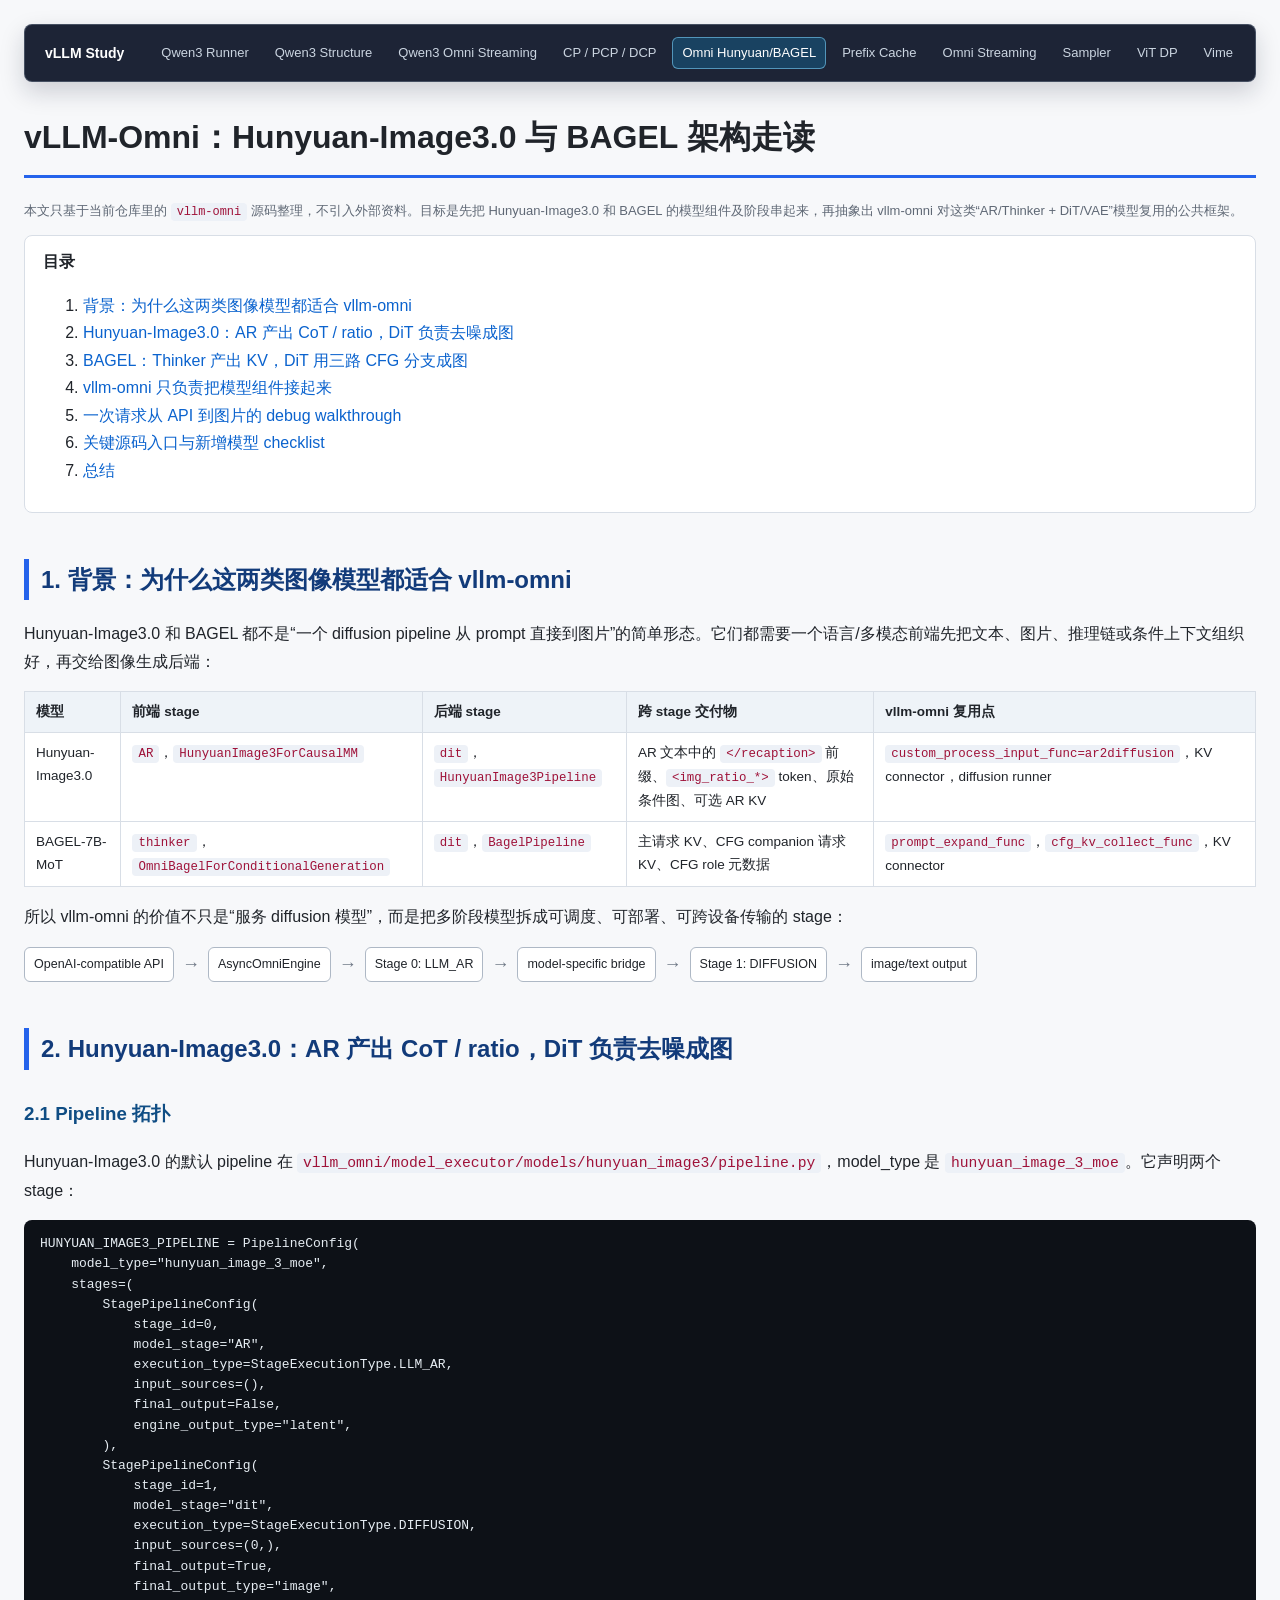
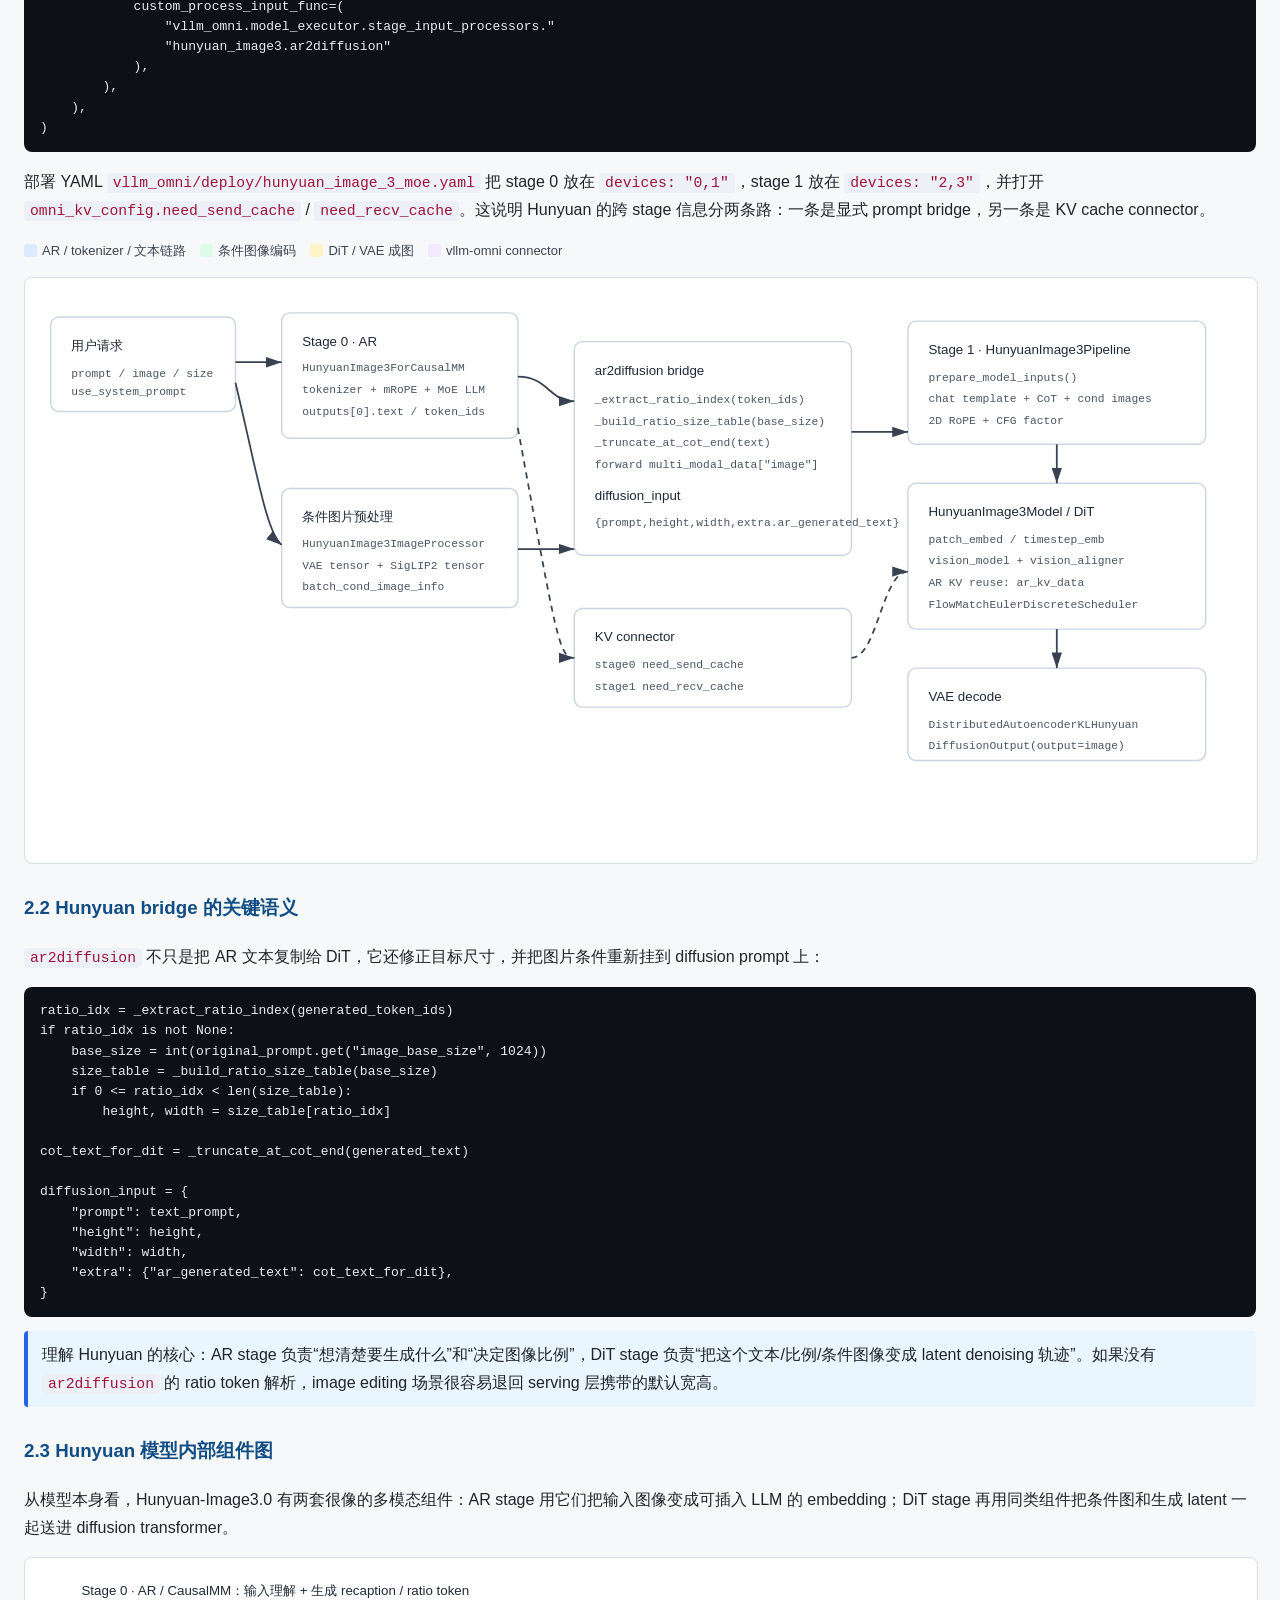
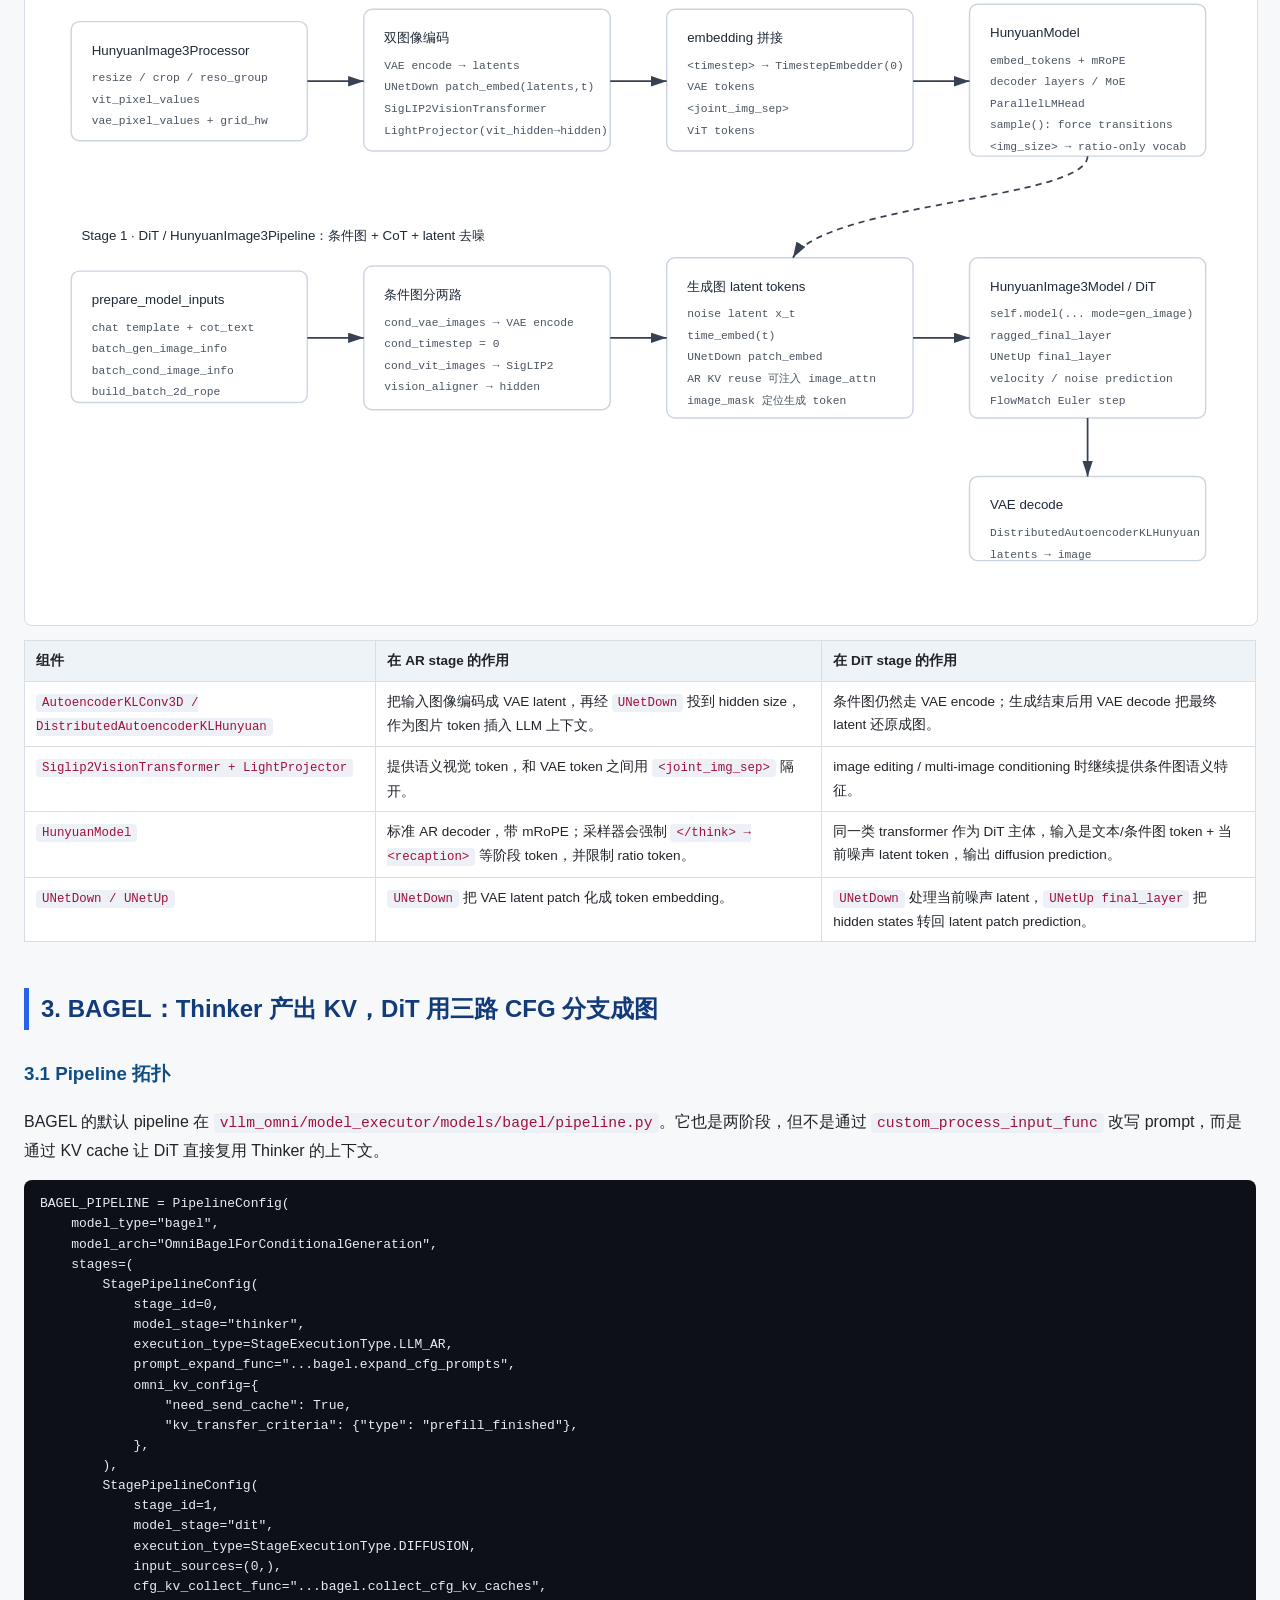
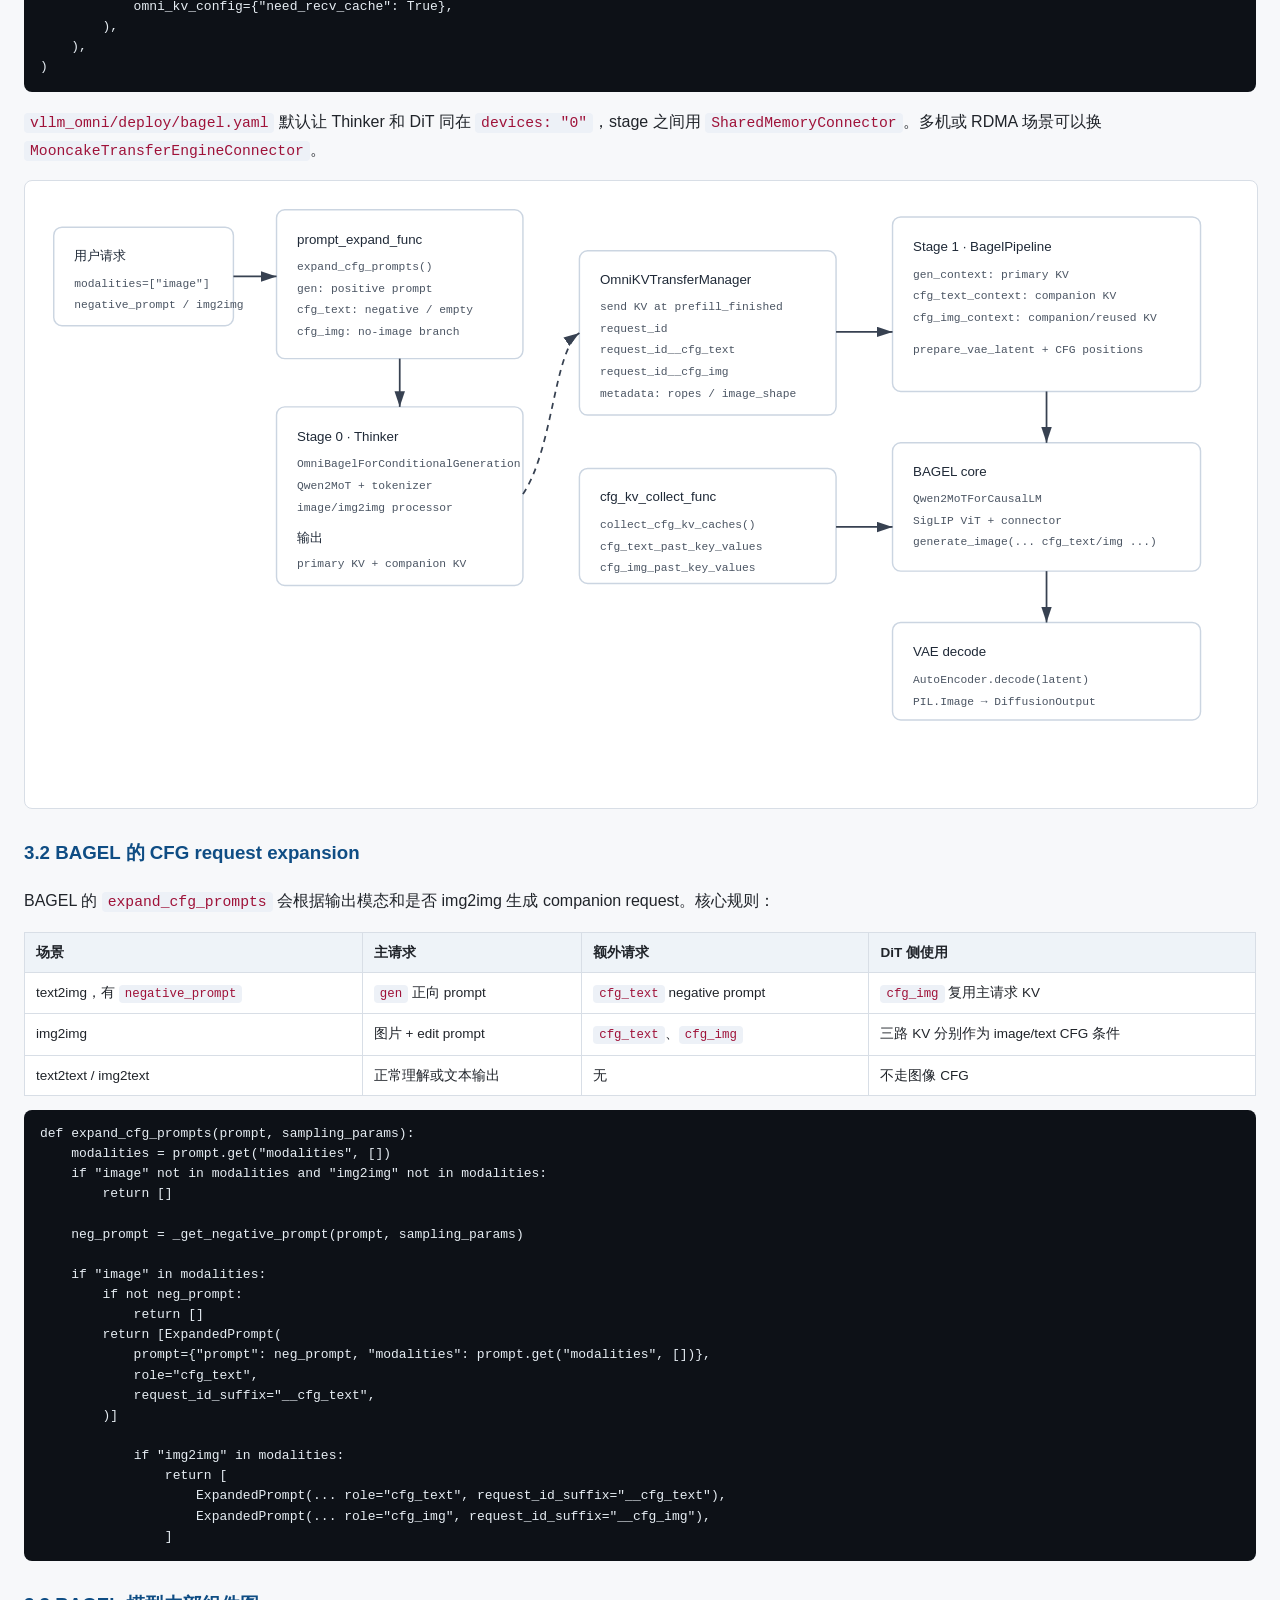
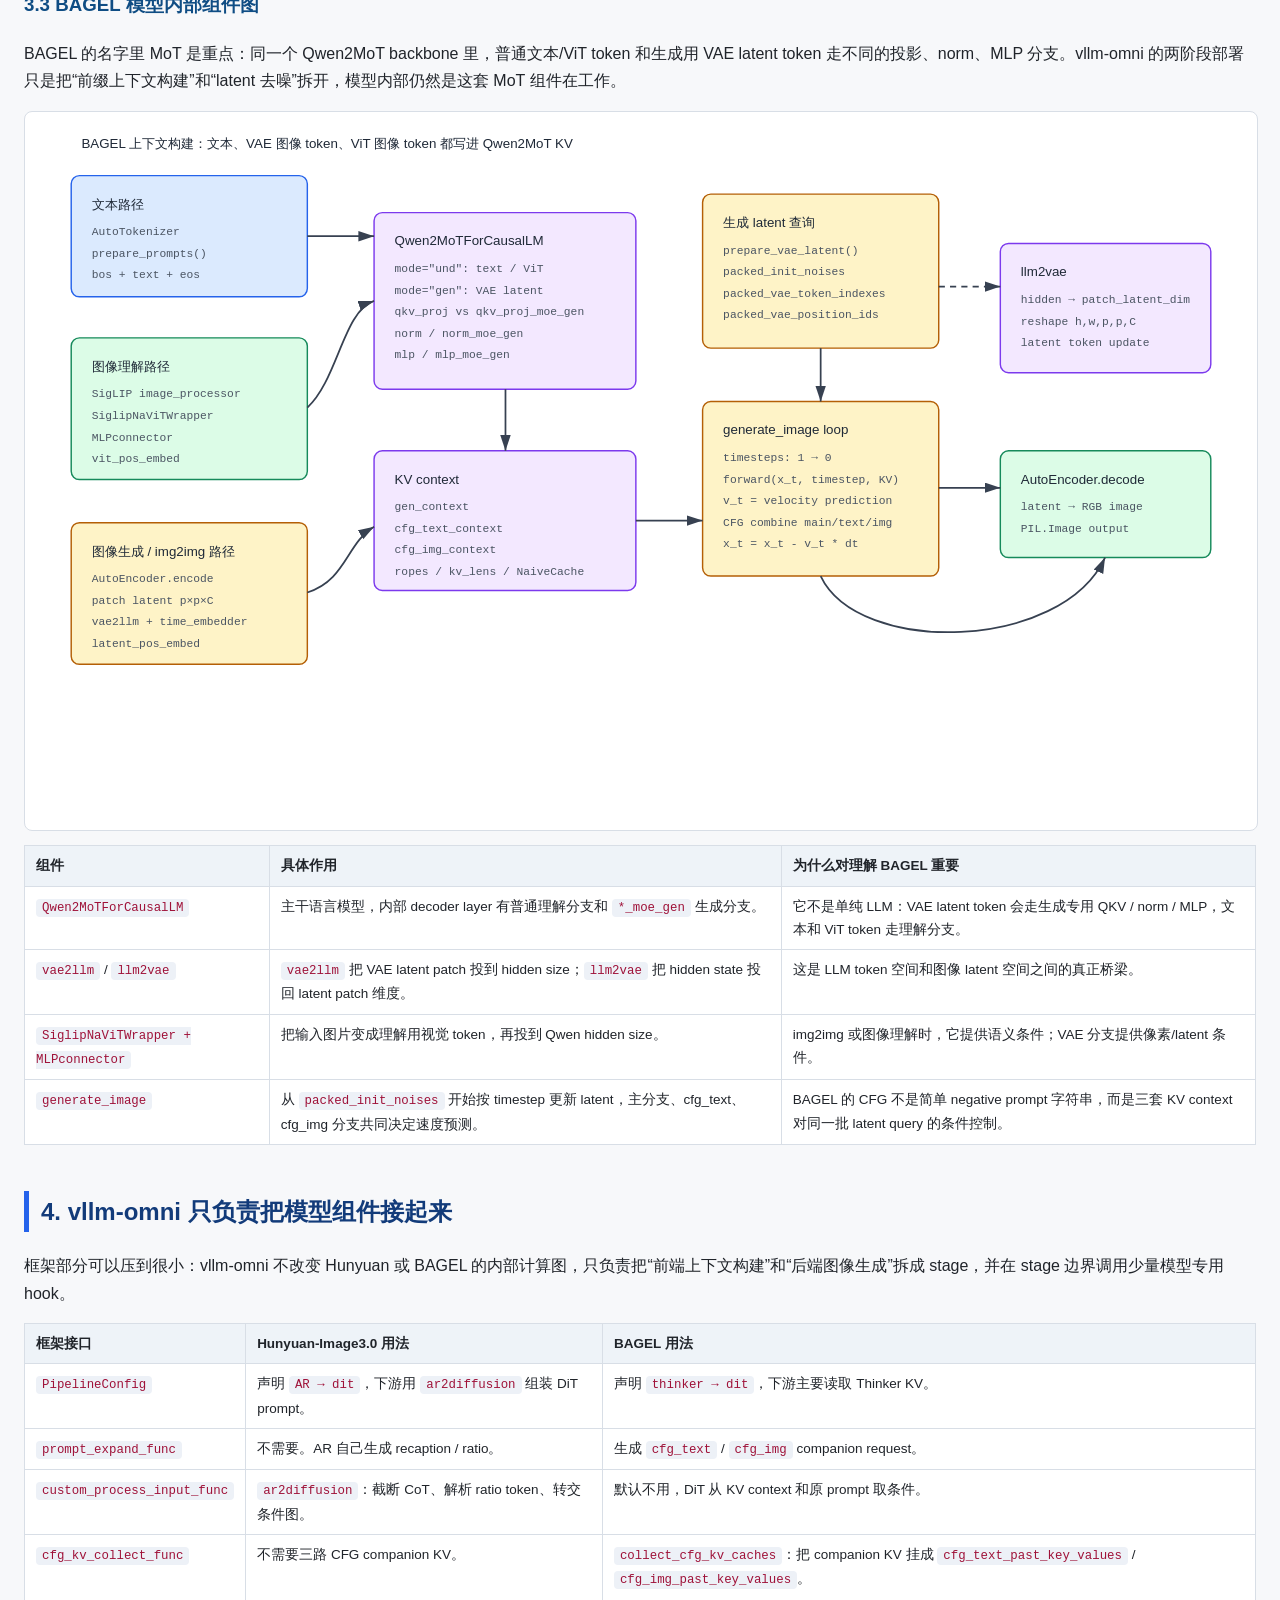
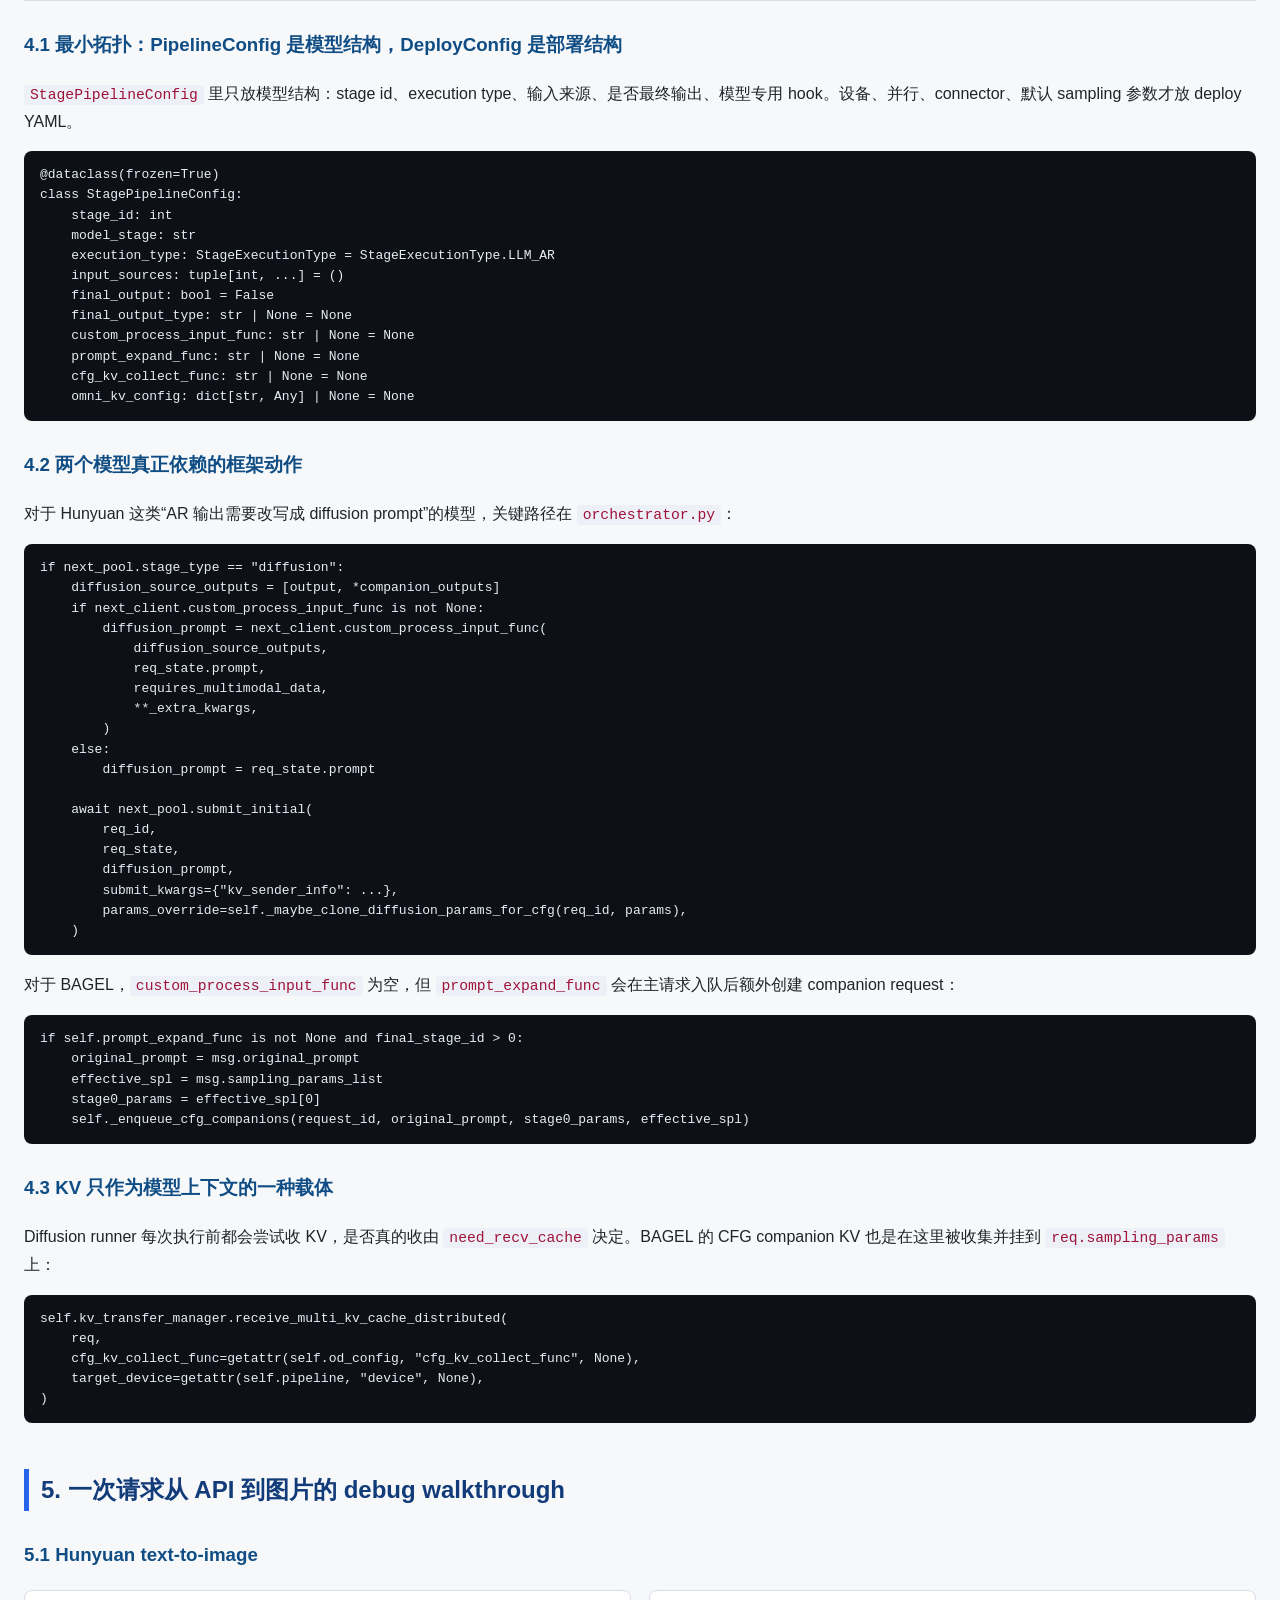
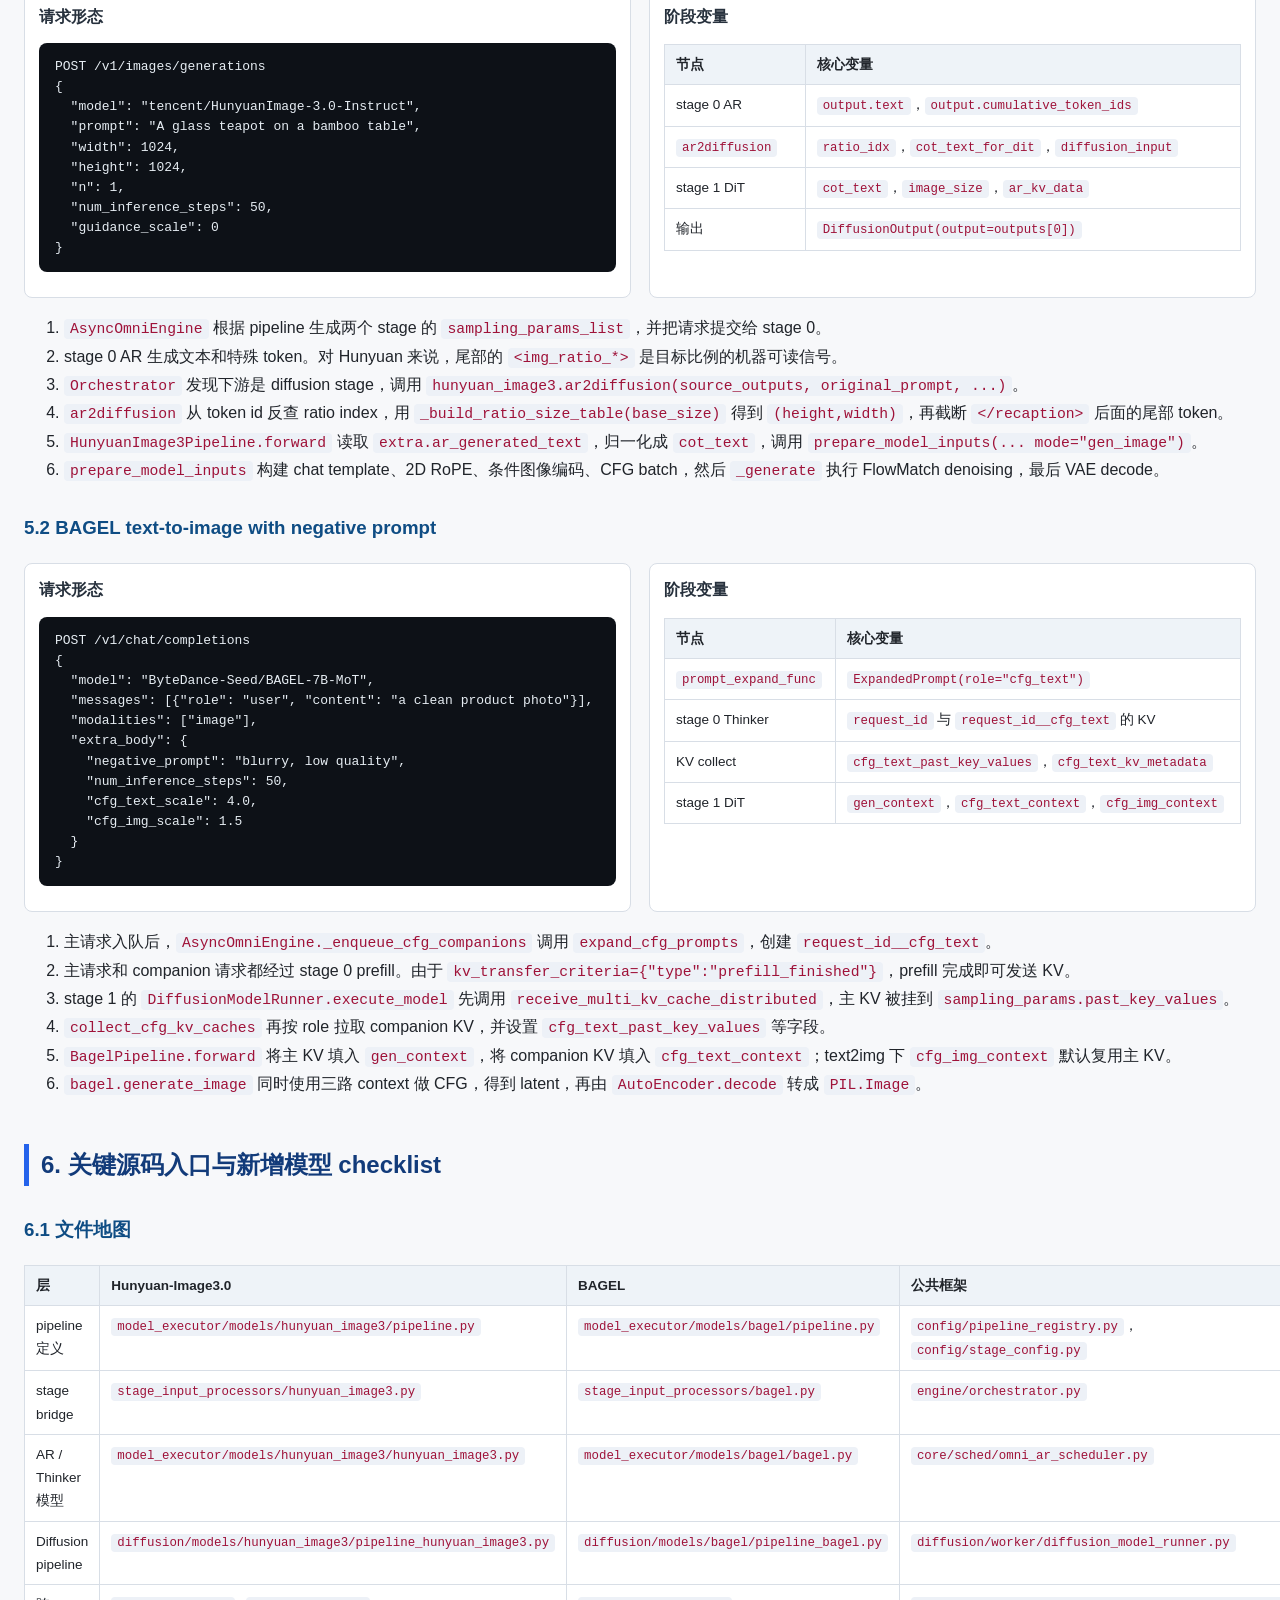
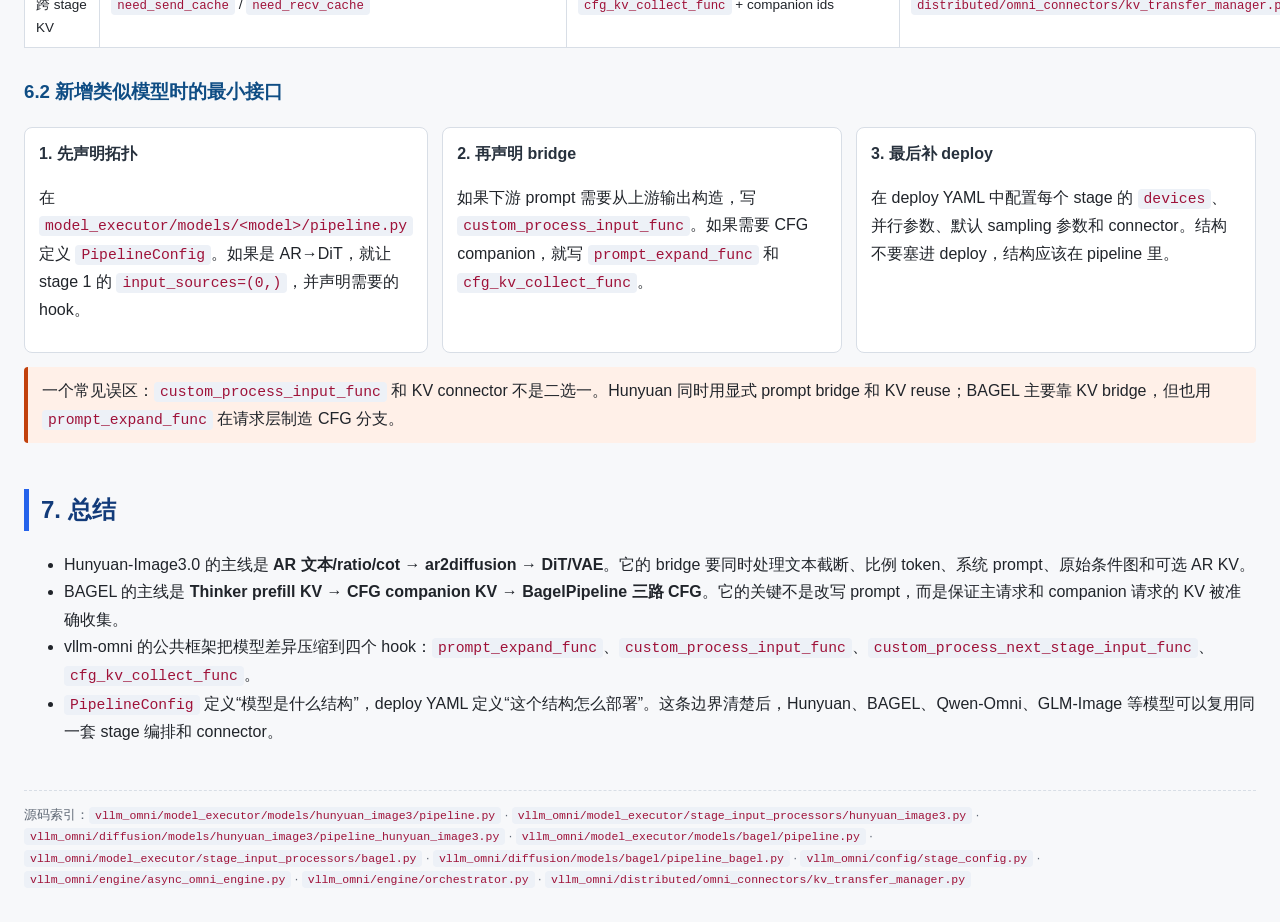
<file: site/vllm_omni_hunyuan_bagel_arch.html>
<!DOCTYPE html>
<html lang="zh-CN">
<head>
<meta charset="UTF-8">
<title>vLLM-Omni：Hunyuan-Image3.0 与 BAGEL 架构走读</title>
<style>
  :root{
    --ink:#20242a; --muted:#5f6875; --bg:#f7f8fa; --panel:#ffffff;
    --line:#d8dee6; --blue:#2563eb; --green:#168a5b; --orange:#b45f06;
    --purple:#7c3aed; --red:#c2410c; --cyan:#0e7490; --dark:#111827;
  }
  body{
    font-family:-apple-system,"PingFang SC","Microsoft YaHei",sans-serif;
    max-width:1260px; margin:24px auto; padding:0 24px 48px;
    color:var(--ink); background:var(--bg); line-height:1.72;
  }
  h1{ border-bottom:3px solid var(--blue); padding-bottom:10px; margin-top:18px; }
  h2{ border-left:5px solid var(--blue); padding-left:12px; margin-top:46px; color:#123b7a; }
  h3{ margin-top:28px; color:#0f4d84; }
  h4{ margin:22px 0 8px; color:#27313d; }
  code,pre{ font-family:"JetBrains Mono","Fira Code",Consolas,monospace; }
  code{ background:#edf1f7; color:#9f1239; padding:2px 6px; border-radius:4px; font-size:.92em; }
  pre{ background:#0d1117; color:#e6edf3; padding:14px 16px; border-radius:8px; overflow-x:auto; font-size:13px; line-height:1.55; }
  pre code{ background:transparent; color:inherit; padding:0; border-radius:0; font-size:inherit; }
  table{ width:100%; border-collapse:collapse; margin:14px 0; font-size:13.5px; background:#fff; }
  th,td{ border:1px solid var(--line); padding:8px 11px; text-align:left; vertical-align:top; }
  th{ background:#eef3f8; font-weight:650; }
  a{ color:#0b63ce; text-decoration:none; }
  .small{ color:var(--muted); font-size:13px; }
  .toc{ background:#fff; border:1px solid var(--line); border-radius:8px; padding:12px 18px; }
  .note{ background:#fff8db; border-left:4px solid #d6a300; padding:10px 14px; border-radius:4px; margin:14px 0; }
  .tip{ background:#e9f6ff; border-left:4px solid var(--blue); padding:10px 14px; border-radius:4px; margin:14px 0; }
  .warn{ background:#fff0e8; border-left:4px solid var(--red); padding:10px 14px; border-radius:4px; margin:14px 0; }
  .grid2{ display:grid; grid-template-columns:1fr 1fr; gap:18px; }
  .grid3{ display:grid; grid-template-columns:1fr 1fr 1fr; gap:14px; }
  @media (max-width:980px){ .grid2,.grid3{ grid-template-columns:1fr; } }
  .card{ background:#fff; border:1px solid var(--line); border-radius:8px; padding:12px 14px; }
  .card h4{ margin-top:0; }
  .pill{ display:inline-block; padding:2px 8px; border-radius:12px; font-size:11.5px; color:#fff; margin-right:4px; }
  .p-blue{ background:var(--blue); } .p-green{ background:var(--green); }
  .p-orange{ background:var(--orange); } .p-purple{ background:var(--purple); }
  .p-cyan{ background:var(--cyan); } .p-dark{ background:var(--dark); }
  .flowline{ display:flex; gap:8px; flex-wrap:wrap; align-items:center; margin:10px 0; }
  .node-chip{ border:1px solid #aeb8c5; background:#fff; border-radius:6px; padding:6px 9px; font-size:12.5px; }
  .arrow{ color:#707987; font-size:18px; font-weight:700; }
  svg.diagram{ display:block; width:100%; height:auto; background:#fff; border:1px solid var(--line); border-radius:8px; margin:10px 0 14px; }
  .legend{ display:flex; flex-wrap:wrap; gap:14px; margin:8px 0 14px; font-size:13px; color:#3b4450; }
  .sw{ display:inline-block; width:13px; height:13px; border-radius:3px; margin-right:5px; vertical-align:-2px; }
  .footer-note{ font-size:12.5px; color:var(--muted); border-top:1px dashed var(--line); padding-top:14px; margin-top:44px; }
</style>
<link rel="stylesheet" href="./nav.css">
</head>
<body>
<nav class="study-topnav" aria-label="Study note navigation">
  <a class="study-topnav__brand" href="./">vLLM Study</a>
  <div class="study-topnav__links">
    <a class="study-topnav__link" href="./">DeepSeek V3 FusedMoE</a>
    <a class="study-topnav__link" href="./qwen3_model_runner.html">Qwen3 Runner</a>
    <a class="study-topnav__link" href="./qwen3_structure.html">Qwen3 Structure</a>
    <a class="study-topnav__link" href="./qwen3_omni_streaming_inputs.html">Qwen3 Omni Streaming</a>
    <a class="study-topnav__link" href="./vllm_cp_pcp_dcp.html">CP / PCP / DCP</a>
    <a class="study-topnav__link" href="./vllm_omni_hunyuan_bagel_arch.html" aria-current="page">Omni Hunyuan/BAGEL</a>
    <a class="study-topnav__link" href="./vllm_prefix_cache.html">Prefix Cache</a>
    <a class="study-topnav__link" href="./vllm_omni_streaming.html">Omni Streaming</a>
    <a class="study-topnav__link" href="./vllm_sampler.html">Sampler</a>
    <a class="study-topnav__link" href="./vllm_vit_dp.html">ViT DP</a>
    <a class="study-topnav__link" href="./vime_framework.html">Vime</a>
  </div>
</nav>

<h1>vLLM-Omni：Hunyuan-Image3.0 与 BAGEL 架构走读</h1>

<p class="small">本文只基于当前仓库里的 <code>vllm-omni</code> 源码整理，不引入外部资料。目标是先把 Hunyuan-Image3.0 和 BAGEL 的模型组件及阶段串起来，再抽象出 vllm-omni 对这类“AR/Thinker + DiT/VAE”模型复用的公共框架。</p>

<div class="toc">
  <b>目录</b>
  <ol>
    <li><a href="#sec1">背景：为什么这两类图像模型都适合 vllm-omni</a></li>
    <li><a href="#sec2">Hunyuan-Image3.0：AR 产出 CoT / ratio，DiT 负责去噪成图</a></li>
    <li><a href="#sec3">BAGEL：Thinker 产出 KV，DiT 用三路 CFG 分支成图</a></li>
    <li><a href="#sec4">vllm-omni 只负责把模型组件接起来</a></li>
    <li><a href="#sec5">一次请求从 API 到图片的 debug walkthrough</a></li>
    <li><a href="#sec6">关键源码入口与新增模型 checklist</a></li>
    <li><a href="#sec7">总结</a></li>
  </ol>
</div>

<h2 id="sec1">1. 背景：为什么这两类图像模型都适合 vllm-omni</h2>

<p>Hunyuan-Image3.0 和 BAGEL 都不是“一个 diffusion pipeline 从 prompt 直接到图片”的简单形态。它们都需要一个语言/多模态前端先把文本、图片、推理链或条件上下文组织好，再交给图像生成后端：</p>

<table>
  <tr><th>模型</th><th>前端 stage</th><th>后端 stage</th><th>跨 stage 交付物</th><th>vllm-omni 复用点</th></tr>
  <tr>
    <td>Hunyuan-Image3.0</td>
    <td><code>AR</code>，<code>HunyuanImage3ForCausalMM</code></td>
    <td><code>dit</code>，<code>HunyuanImage3Pipeline</code></td>
    <td>AR 文本中的 <code>&lt;/recaption&gt;</code> 前缀、<code>&lt;img_ratio_*&gt;</code> token、原始条件图、可选 AR KV</td>
    <td><code>custom_process_input_func=ar2diffusion</code>，KV connector，diffusion runner</td>
  </tr>
  <tr>
    <td>BAGEL-7B-MoT</td>
    <td><code>thinker</code>，<code>OmniBagelForConditionalGeneration</code></td>
    <td><code>dit</code>，<code>BagelPipeline</code></td>
    <td>主请求 KV、CFG companion 请求 KV、CFG role 元数据</td>
    <td><code>prompt_expand_func</code>，<code>cfg_kv_collect_func</code>，KV connector</td>
  </tr>
</table>

<p>所以 vllm-omni 的价值不只是“服务 diffusion 模型”，而是把多阶段模型拆成可调度、可部署、可跨设备传输的 stage：</p>

<div class="flowline">
  <span class="node-chip">OpenAI-compatible API</span><span class="arrow">→</span>
  <span class="node-chip">AsyncOmniEngine</span><span class="arrow">→</span>
  <span class="node-chip">Stage 0: LLM_AR</span><span class="arrow">→</span>
  <span class="node-chip">model-specific bridge</span><span class="arrow">→</span>
  <span class="node-chip">Stage 1: DIFFUSION</span><span class="arrow">→</span>
  <span class="node-chip">image/text output</span>
</div>

<h2 id="sec2">2. Hunyuan-Image3.0：AR 产出 CoT / ratio，DiT 负责去噪成图</h2>

<h3>2.1 Pipeline 拓扑</h3>

<p>Hunyuan-Image3.0 的默认 pipeline 在 <code>vllm_omni/model_executor/models/hunyuan_image3/pipeline.py</code>，model_type 是 <code>hunyuan_image_3_moe</code>。它声明两个 stage：</p>

<pre><code>HUNYUAN_IMAGE3_PIPELINE = PipelineConfig(
    model_type="hunyuan_image_3_moe",
    stages=(
        StagePipelineConfig(
            stage_id=0,
            model_stage="AR",
            execution_type=StageExecutionType.LLM_AR,
            input_sources=(),
            final_output=False,
            engine_output_type="latent",
        ),
        StagePipelineConfig(
            stage_id=1,
            model_stage="dit",
            execution_type=StageExecutionType.DIFFUSION,
            input_sources=(0,),
            final_output=True,
            final_output_type="image",
            custom_process_input_func=(
                "vllm_omni.model_executor.stage_input_processors."
                "hunyuan_image3.ar2diffusion"
            ),
        ),
    ),
)</code></pre>

<p>部署 YAML <code>vllm_omni/deploy/hunyuan_image_3_moe.yaml</code> 把 stage 0 放在 <code>devices: "0,1"</code>，stage 1 放在 <code>devices: "2,3"</code>，并打开 <code>omni_kv_config.need_send_cache</code> / <code>need_recv_cache</code>。这说明 Hunyuan 的跨 stage 信息分两条路：一条是显式 prompt bridge，另一条是 KV cache connector。</p>

<div class="legend">
  <span><span class="sw" style="background:#dbeafe"></span>AR / tokenizer / 文本链路</span>
  <span><span class="sw" style="background:#dcfce7"></span>条件图像编码</span>
  <span><span class="sw" style="background:#fef3c7"></span>DiT / VAE 成图</span>
  <span><span class="sw" style="background:#f3e8ff"></span>vllm-omni connector</span>
</div>

<svg class="diagram" viewBox="0 0 1200 570" role="img" aria-label="Hunyuan-Image3.0 architecture">
  <defs>
    <marker id="arrowH" markerWidth="10" markerHeight="10" refX="9" refY="3" orient="auto" markerUnits="strokeWidth">
      <path d="M0,0 L0,6 L9,3 z" fill="#4b5563"></path>
    </marker>
    <style>
      .box{fill:#fff;stroke:#cbd5e1;stroke-width:1.4;rx:8}
      .ar{fill:#dbeafe;stroke:#2563eb}.img{fill:#dcfce7;stroke:#168a5b}
      .dit{fill:#fef3c7;stroke:#b45f06}.omni{fill:#f3e8ff;stroke:#7c3aed}
      .txt{font:13px -apple-system,BlinkMacSystemFont,"PingFang SC",sans-serif;fill:#1f2937}
      .sub{font:11px Consolas,monospace;fill:#4b5563}
      .edge{stroke:#4b5563;stroke-width:1.8;fill:none;marker-end:url(#arrowH)}
      .dash{stroke-dasharray:6 5}
    </style>
  </defs>

  <rect x="25" y="38" width="180" height="92" class="box ar"></rect>
  <text x="45" y="70" class="txt">用户请求</text>
  <text x="45" y="96" class="sub">prompt / image / size</text>
  <text x="45" y="114" class="sub">use_system_prompt</text>

  <rect x="250" y="34" width="230" height="122" class="box ar"></rect>
  <text x="270" y="66" class="txt">Stage 0 · AR</text>
  <text x="270" y="91" class="sub">HunyuanImage3ForCausalMM</text>
  <text x="270" y="112" class="sub">tokenizer + mRoPE + MoE LLM</text>
  <text x="270" y="133" class="sub">outputs[0].text / token_ids</text>

  <rect x="250" y="205" width="230" height="116" class="box img"></rect>
  <text x="270" y="237" class="txt">条件图片预处理</text>
  <text x="270" y="262" class="sub">HunyuanImage3ImageProcessor</text>
  <text x="270" y="283" class="sub">VAE tensor + SigLIP2 tensor</text>
  <text x="270" y="304" class="sub">batch_cond_image_info</text>

  <rect x="535" y="62" width="270" height="208" class="box omni"></rect>
  <text x="555" y="94" class="txt">ar2diffusion bridge</text>
  <text x="555" y="122" class="sub">_extract_ratio_index(token_ids)</text>
  <text x="555" y="143" class="sub">_build_ratio_size_table(base_size)</text>
  <text x="555" y="164" class="sub">_truncate_at_cot_end(text)</text>
  <text x="555" y="185" class="sub">forward multi_modal_data["image"]</text>
  <text x="555" y="216" class="txt">diffusion_input</text>
  <text x="555" y="242" class="sub">{prompt,height,width,extra.ar_generated_text}</text>

  <rect x="535" y="322" width="270" height="96" class="box omni"></rect>
  <text x="555" y="354" class="txt">KV connector</text>
  <text x="555" y="380" class="sub">stage0 need_send_cache</text>
  <text x="555" y="401" class="sub">stage1 need_recv_cache</text>

  <rect x="860" y="42" width="290" height="120" class="box dit"></rect>
  <text x="880" y="74" class="txt">Stage 1 · HunyuanImage3Pipeline</text>
  <text x="880" y="100" class="sub">prepare_model_inputs()</text>
  <text x="880" y="121" class="sub">chat template + CoT + cond images</text>
  <text x="880" y="142" class="sub">2D RoPE + CFG factor</text>

  <rect x="860" y="200" width="290" height="142" class="box dit"></rect>
  <text x="880" y="232" class="txt">HunyuanImage3Model / DiT</text>
  <text x="880" y="258" class="sub">patch_embed / timestep_emb</text>
  <text x="880" y="279" class="sub">vision_model + vision_aligner</text>
  <text x="880" y="300" class="sub">AR KV reuse: ar_kv_data</text>
  <text x="880" y="321" class="sub">FlowMatchEulerDiscreteScheduler</text>

  <rect x="860" y="380" width="290" height="90" class="box dit"></rect>
  <text x="880" y="412" class="txt">VAE decode</text>
  <text x="880" y="438" class="sub">DistributedAutoencoderKLHunyuan</text>
  <text x="880" y="459" class="sub">DiffusionOutput(output=image)</text>

  <path class="edge" d="M205 82 H250"></path>
  <path class="edge" d="M480 96 C510 96 510 120 535 120"></path>
  <path class="edge" d="M205 102 C225 185 235 248 250 260"></path>
  <path class="edge" d="M480 264 H535"></path>
  <path class="edge" d="M805 150 H860"></path>
  <path class="edge dash" d="M480 146 C518 352 520 370 535 370"></path>
  <path class="edge dash" d="M805 370 C830 370 835 286 860 286"></path>
  <path class="edge" d="M1005 162 V200"></path>
  <path class="edge" d="M1005 342 V380"></path>
</svg>

<h3>2.2 Hunyuan bridge 的关键语义</h3>

<p><code>ar2diffusion</code> 不只是把 AR 文本复制给 DiT，它还修正目标尺寸，并把图片条件重新挂到 diffusion prompt 上：</p>

<pre><code>ratio_idx = _extract_ratio_index(generated_token_ids)
if ratio_idx is not None:
    base_size = int(original_prompt.get("image_base_size", 1024))
    size_table = _build_ratio_size_table(base_size)
    if 0 &lt;= ratio_idx &lt; len(size_table):
        height, width = size_table[ratio_idx]

cot_text_for_dit = _truncate_at_cot_end(generated_text)

diffusion_input = {
    "prompt": text_prompt,
    "height": height,
    "width": width,
    "extra": {"ar_generated_text": cot_text_for_dit},
}</code></pre>

<div class="tip">理解 Hunyuan 的核心：AR stage 负责“想清楚要生成什么”和“决定图像比例”，DiT stage 负责“把这个文本/比例/条件图像变成 latent denoising 轨迹”。如果没有 <code>ar2diffusion</code> 的 ratio token 解析，image editing 场景很容易退回 serving 层携带的默认宽高。</div>

<h3>2.3 Hunyuan 模型内部组件图</h3>

<p>从模型本身看，Hunyuan-Image3.0 有两套很像的多模态组件：AR stage 用它们把输入图像变成可插入 LLM 的 embedding；DiT stage 再用同类组件把条件图和生成 latent 一起送进 diffusion transformer。</p>

<svg class="diagram" viewBox="0 0 1200 650" role="img" aria-label="Hunyuan internal components">
  <defs>
    <marker id="arrowHI" markerWidth="10" markerHeight="10" refX="9" refY="3" orient="auto" markerUnits="strokeWidth">
      <path d="M0,0 L0,6 L9,3 z" fill="#374151"></path>
    </marker>
    <style>
      .box{fill:#fff;stroke:#cbd5e1;stroke-width:1.4;rx:8}
      .txt{font:13px -apple-system,BlinkMacSystemFont,"PingFang SC",sans-serif;fill:#1f2937}
      .sub{font:11px Consolas,monospace;fill:#4b5563}
      .llm{fill:#dbeafe;stroke:#2563eb}.vis{fill:#dcfce7;stroke:#168a5b}
      .lat{fill:#fef3c7;stroke:#b45f06}.pos{fill:#f3e8ff;stroke:#7c3aed}
      .edge{stroke:#374151;stroke-width:1.7;fill:none;marker-end:url(#arrowHI)}
      .dash{stroke-dasharray:6 5}
    </style>
  </defs>

  <text x="55" y="36" class="txt">Stage 0 · AR / CausalMM：输入理解 + 生成 recaption / ratio token</text>
  <rect x="45" y="62" width="230" height="116" class="box vis"></rect>
  <text x="65" y="94" class="txt">HunyuanImage3Processor</text>
  <text x="65" y="120" class="sub">resize / crop / reso_group</text>
  <text x="65" y="141" class="sub">vit_pixel_values</text>
  <text x="65" y="162" class="sub">vae_pixel_values + grid_hw</text>

  <rect x="330" y="50" width="240" height="138" class="box vis"></rect>
  <text x="350" y="82" class="txt">双图像编码</text>
  <text x="350" y="108" class="sub">VAE encode → latents</text>
  <text x="350" y="129" class="sub">UNetDown patch_embed(latents,t)</text>
  <text x="350" y="150" class="sub">SigLIP2VisionTransformer</text>
  <text x="350" y="171" class="sub">LightProjector(vit_hidden→hidden)</text>

  <rect x="625" y="50" width="240" height="138" class="box pos"></rect>
  <text x="645" y="82" class="txt">embedding 拼接</text>
  <text x="645" y="108" class="sub">&lt;timestep&gt; → TimestepEmbedder(0)</text>
  <text x="645" y="129" class="sub">VAE tokens</text>
  <text x="645" y="150" class="sub">&lt;joint_img_sep&gt;</text>
  <text x="645" y="171" class="sub">ViT tokens</text>

  <rect x="920" y="45" width="230" height="148" class="box llm"></rect>
  <text x="940" y="77" class="txt">HunyuanModel</text>
  <text x="940" y="103" class="sub">embed_tokens + mRoPE</text>
  <text x="940" y="124" class="sub">decoder layers / MoE</text>
  <text x="940" y="145" class="sub">ParallelLMHead</text>
  <text x="940" y="166" class="sub">sample(): force transitions</text>
  <text x="940" y="187" class="sub">&lt;img_size&gt; → ratio-only vocab</text>

  <text x="55" y="275" class="txt">Stage 1 · DiT / HunyuanImage3Pipeline：条件图 + CoT + latent 去噪</text>
  <rect x="45" y="305" width="230" height="128" class="box pos"></rect>
  <text x="65" y="337" class="txt">prepare_model_inputs</text>
  <text x="65" y="363" class="sub">chat template + cot_text</text>
  <text x="65" y="384" class="sub">batch_gen_image_info</text>
  <text x="65" y="405" class="sub">batch_cond_image_info</text>
  <text x="65" y="426" class="sub">build_batch_2d_rope</text>

  <rect x="330" y="300" width="240" height="140" class="box vis"></rect>
  <text x="350" y="332" class="txt">条件图分两路</text>
  <text x="350" y="358" class="sub">cond_vae_images → VAE encode</text>
  <text x="350" y="379" class="sub">cond_timestep = 0</text>
  <text x="350" y="400" class="sub">cond_vit_images → SigLIP2</text>
  <text x="350" y="421" class="sub">vision_aligner → hidden</text>

  <rect x="625" y="292" width="240" height="156" class="box lat"></rect>
  <text x="645" y="324" class="txt">生成图 latent tokens</text>
  <text x="645" y="350" class="sub">noise latent x_t</text>
  <text x="645" y="371" class="sub">time_embed(t)</text>
  <text x="645" y="392" class="sub">UNetDown patch_embed</text>
  <text x="645" y="413" class="sub">AR KV reuse 可注入 image_attn</text>
  <text x="645" y="434" class="sub">image_mask 定位生成 token</text>

  <rect x="920" y="292" width="230" height="156" class="box llm"></rect>
  <text x="940" y="324" class="txt">HunyuanImage3Model / DiT</text>
  <text x="940" y="350" class="sub">self.model(... mode=gen_image)</text>
  <text x="940" y="371" class="sub">ragged_final_layer</text>
  <text x="940" y="392" class="sub">UNetUp final_layer</text>
  <text x="940" y="413" class="sub">velocity / noise prediction</text>
  <text x="940" y="434" class="sub">FlowMatch Euler step</text>

  <rect x="920" y="505" width="230" height="82" class="box lat"></rect>
  <text x="940" y="537" class="txt">VAE decode</text>
  <text x="940" y="563" class="sub">DistributedAutoencoderKLHunyuan</text>
  <text x="940" y="584" class="sub">latents → image</text>

  <path class="edge" d="M275 120 H330"></path>
  <path class="edge" d="M570 120 H625"></path>
  <path class="edge" d="M865 120 H920"></path>
  <path class="edge" d="M275 370 H330"></path>
  <path class="edge" d="M570 370 H625"></path>
  <path class="edge" d="M865 370 H920"></path>
  <path class="edge" d="M1035 448 V505"></path>
  <path class="edge dash" d="M1035 193 C1035 235 780 238 748 292"></path>
</svg>

<table>
  <tr><th>组件</th><th>在 AR stage 的作用</th><th>在 DiT stage 的作用</th></tr>
  <tr>
    <td><code>AutoencoderKLConv3D / DistributedAutoencoderKLHunyuan</code></td>
    <td>把输入图像编码成 VAE latent，再经 <code>UNetDown</code> 投到 hidden size，作为图片 token 插入 LLM 上下文。</td>
    <td>条件图仍然走 VAE encode；生成结束后用 VAE decode 把最终 latent 还原成图。</td>
  </tr>
  <tr>
    <td><code>Siglip2VisionTransformer + LightProjector</code></td>
    <td>提供语义视觉 token，和 VAE token 之间用 <code>&lt;joint_img_sep&gt;</code> 隔开。</td>
    <td>image editing / multi-image conditioning 时继续提供条件图语义特征。</td>
  </tr>
  <tr>
    <td><code>HunyuanModel</code></td>
    <td>标准 AR decoder，带 mRoPE；采样器会强制 <code>&lt;/think&gt; → &lt;recaption&gt;</code> 等阶段 token，并限制 ratio token。</td>
    <td>同一类 transformer 作为 DiT 主体，输入是文本/条件图 token + 当前噪声 latent token，输出 diffusion prediction。</td>
  </tr>
  <tr>
    <td><code>UNetDown / UNetUp</code></td>
    <td><code>UNetDown</code> 把 VAE latent patch 化成 token embedding。</td>
    <td><code>UNetDown</code> 处理当前噪声 latent，<code>UNetUp final_layer</code> 把 hidden states 转回 latent patch prediction。</td>
  </tr>
</table>

<h2 id="sec3">3. BAGEL：Thinker 产出 KV，DiT 用三路 CFG 分支成图</h2>

<h3>3.1 Pipeline 拓扑</h3>

<p>BAGEL 的默认 pipeline 在 <code>vllm_omni/model_executor/models/bagel/pipeline.py</code>。它也是两阶段，但不是通过 <code>custom_process_input_func</code> 改写 prompt，而是通过 KV cache 让 DiT 直接复用 Thinker 的上下文。</p>

<pre><code>BAGEL_PIPELINE = PipelineConfig(
    model_type="bagel",
    model_arch="OmniBagelForConditionalGeneration",
    stages=(
        StagePipelineConfig(
            stage_id=0,
            model_stage="thinker",
            execution_type=StageExecutionType.LLM_AR,
            prompt_expand_func="...bagel.expand_cfg_prompts",
            omni_kv_config={
                "need_send_cache": True,
                "kv_transfer_criteria": {"type": "prefill_finished"},
            },
        ),
        StagePipelineConfig(
            stage_id=1,
            model_stage="dit",
            execution_type=StageExecutionType.DIFFUSION,
            input_sources=(0,),
            cfg_kv_collect_func="...bagel.collect_cfg_kv_caches",
            omni_kv_config={"need_recv_cache": True},
        ),
    ),
)</code></pre>

<p><code>vllm_omni/deploy/bagel.yaml</code> 默认让 Thinker 和 DiT 同在 <code>devices: "0"</code>，stage 之间用 <code>SharedMemoryConnector</code>。多机或 RDMA 场景可以换 <code>MooncakeTransferEngineConnector</code>。</p>

<svg class="diagram" viewBox="0 0 1200 610" role="img" aria-label="BAGEL architecture">
  <defs>
    <marker id="arrowB" markerWidth="10" markerHeight="10" refX="9" refY="3" orient="auto" markerUnits="strokeWidth">
      <path d="M0,0 L0,6 L9,3 z" fill="#4b5563"></path>
    </marker>
    <style>
      .box{fill:#fff;stroke:#cbd5e1;stroke-width:1.4;rx:8}
      .req{fill:#dbeafe;stroke:#2563eb}.cfg{fill:#f3e8ff;stroke:#7c3aed}
      .kv{fill:#e0f2fe;stroke:#0e7490}.dit{fill:#fef3c7;stroke:#b45f06}
      .vae{fill:#dcfce7;stroke:#168a5b}.txt{font:13px -apple-system,BlinkMacSystemFont,"PingFang SC",sans-serif;fill:#1f2937}
      .sub{font:11px Consolas,monospace;fill:#4b5563}.edge{stroke:#4b5563;stroke-width:1.8;fill:none;marker-end:url(#arrowB)}
      .dash{stroke-dasharray:6 5}
    </style>
  </defs>

  <rect x="28" y="45" width="175" height="96" class="box req"></rect>
  <text x="48" y="77" class="txt">用户请求</text>
  <text x="48" y="103" class="sub">modalities=["image"]</text>
  <text x="48" y="124" class="sub">negative_prompt / img2img</text>

  <rect x="245" y="28" width="240" height="145" class="box cfg"></rect>
  <text x="265" y="61" class="txt">prompt_expand_func</text>
  <text x="265" y="87" class="sub">expand_cfg_prompts()</text>
  <text x="265" y="108" class="sub">gen: positive prompt</text>
  <text x="265" y="129" class="sub">cfg_text: negative / empty</text>
  <text x="265" y="150" class="sub">cfg_img: no-image branch</text>

  <rect x="245" y="220" width="240" height="174" class="box req"></rect>
  <text x="265" y="253" class="txt">Stage 0 · Thinker</text>
  <text x="265" y="279" class="sub">OmniBagelForConditionalGeneration</text>
  <text x="265" y="300" class="sub">Qwen2MoT + tokenizer</text>
  <text x="265" y="321" class="sub">image/img2img processor</text>
  <text x="265" y="352" class="txt">输出</text>
  <text x="265" y="376" class="sub">primary KV + companion KV</text>

  <rect x="540" y="68" width="250" height="160" class="box kv"></rect>
  <text x="560" y="100" class="txt">OmniKVTransferManager</text>
  <text x="560" y="126" class="sub">send KV at prefill_finished</text>
  <text x="560" y="147" class="sub">request_id</text>
  <text x="560" y="168" class="sub">request_id__cfg_text</text>
  <text x="560" y="189" class="sub">request_id__cfg_img</text>
  <text x="560" y="210" class="sub">metadata: ropes / image_shape</text>

  <rect x="540" y="280" width="250" height="112" class="box cfg"></rect>
  <text x="560" y="312" class="txt">cfg_kv_collect_func</text>
  <text x="560" y="338" class="sub">collect_cfg_kv_caches()</text>
  <text x="560" y="359" class="sub">cfg_text_past_key_values</text>
  <text x="560" y="380" class="sub">cfg_img_past_key_values</text>

  <rect x="845" y="35" width="300" height="170" class="box dit"></rect>
  <text x="865" y="68" class="txt">Stage 1 · BagelPipeline</text>
  <text x="865" y="94" class="sub">gen_context: primary KV</text>
  <text x="865" y="115" class="sub">cfg_text_context: companion KV</text>
  <text x="865" y="136" class="sub">cfg_img_context: companion/reused KV</text>
  <text x="865" y="168" class="sub">prepare_vae_latent + CFG positions</text>

  <rect x="845" y="255" width="300" height="125" class="box dit"></rect>
  <text x="865" y="287" class="txt">BAGEL core</text>
  <text x="865" y="313" class="sub">Qwen2MoTForCausalLM</text>
  <text x="865" y="334" class="sub">SigLIP ViT + connector</text>
  <text x="865" y="355" class="sub">generate_image(... cfg_text/img ...)</text>

  <rect x="845" y="430" width="300" height="95" class="box vae"></rect>
  <text x="865" y="463" class="txt">VAE decode</text>
  <text x="865" y="489" class="sub">AutoEncoder.decode(latent)</text>
  <text x="865" y="510" class="sub">PIL.Image → DiffusionOutput</text>

  <path class="edge" d="M203 93 H245"></path>
  <path class="edge" d="M365 173 V220"></path>
  <path class="edge dash" d="M485 305 C515 260 515 165 540 148"></path>
  <path class="edge" d="M790 147 H845"></path>
  <path class="edge" d="M790 337 H845"></path>
  <path class="edge" d="M995 205 V255"></path>
  <path class="edge" d="M995 380 V430"></path>
</svg>

<h3>3.2 BAGEL 的 CFG request expansion</h3>

<p>BAGEL 的 <code>expand_cfg_prompts</code> 会根据输出模态和是否 img2img 生成 companion request。核心规则：</p>

<table>
  <tr><th>场景</th><th>主请求</th><th>额外请求</th><th>DiT 侧使用</th></tr>
  <tr>
    <td>text2img，有 <code>negative_prompt</code></td>
    <td><code>gen</code> 正向 prompt</td>
    <td><code>cfg_text</code> negative prompt</td>
    <td><code>cfg_img</code> 复用主请求 KV</td>
  </tr>
  <tr>
    <td>img2img</td>
    <td>图片 + edit prompt</td>
    <td><code>cfg_text</code>、<code>cfg_img</code></td>
    <td>三路 KV 分别作为 image/text CFG 条件</td>
  </tr>
  <tr>
    <td>text2text / img2text</td>
    <td>正常理解或文本输出</td>
    <td>无</td>
    <td>不走图像 CFG</td>
  </tr>
</table>

<pre><code>def expand_cfg_prompts(prompt, sampling_params):
    modalities = prompt.get("modalities", [])
    if "image" not in modalities and "img2img" not in modalities:
        return []

    neg_prompt = _get_negative_prompt(prompt, sampling_params)

    if "image" in modalities:
        if not neg_prompt:
            return []
        return [ExpandedPrompt(
            prompt={"prompt": neg_prompt, "modalities": prompt.get("modalities", [])},
            role="cfg_text",
            request_id_suffix="__cfg_text",
        )]

	    if "img2img" in modalities:
	        return [
	            ExpandedPrompt(... role="cfg_text", request_id_suffix="__cfg_text"),
	            ExpandedPrompt(... role="cfg_img", request_id_suffix="__cfg_img"),
	        ]</code></pre>

<h3>3.3 BAGEL 模型内部组件图</h3>

<p>BAGEL 的名字里 MoT 是重点：同一个 Qwen2MoT backbone 里，普通文本/ViT token 和生成用 VAE latent token 走不同的投影、norm、MLP 分支。vllm-omni 的两阶段部署只是把“前缀上下文构建”和“latent 去噪”拆开，模型内部仍然是这套 MoT 组件在工作。</p>

<svg class="diagram" viewBox="0 0 1200 700" role="img" aria-label="BAGEL internal components">
  <defs>
    <marker id="arrowBI" markerWidth="10" markerHeight="10" refX="9" refY="3" orient="auto" markerUnits="strokeWidth">
      <path d="M0,0 L0,6 L9,3 z" fill="#374151"></path>
    </marker>
    <style>
      .box{fill:#fff;stroke:#cbd5e1;stroke-width:1.4;rx:8}
      .txt{font:13px -apple-system,BlinkMacSystemFont,"PingFang SC",sans-serif;fill:#1f2937}
      .sub{font:11px Consolas,monospace;fill:#4b5563}
      .txtb{fill:#dbeafe;stroke:#2563eb}.imgb{fill:#dcfce7;stroke:#168a5b}
      .genb{fill:#fef3c7;stroke:#b45f06}.mot{fill:#f3e8ff;stroke:#7c3aed}
      .edge{stroke:#374151;stroke-width:1.7;fill:none;marker-end:url(#arrowBI)}
      .dash{stroke-dasharray:6 5}
    </style>
  </defs>

  <text x="55" y="35" class="txt">BAGEL 上下文构建：文本、VAE 图像 token、ViT 图像 token 都写进 Qwen2MoT KV</text>
  <rect x="45" y="62" width="230" height="118" class="box txtb"></rect>
  <text x="65" y="94" class="txt">文本路径</text>
  <text x="65" y="120" class="sub">AutoTokenizer</text>
  <text x="65" y="141" class="sub">prepare_prompts()</text>
  <text x="65" y="162" class="sub">bos + text + eos</text>

  <rect x="45" y="220" width="230" height="138" class="box imgb"></rect>
  <text x="65" y="252" class="txt">图像理解路径</text>
  <text x="65" y="278" class="sub">SigLIP image_processor</text>
  <text x="65" y="299" class="sub">SiglipNaViTWrapper</text>
  <text x="65" y="320" class="sub">MLPconnector</text>
  <text x="65" y="341" class="sub">vit_pos_embed</text>

  <rect x="45" y="400" width="230" height="138" class="box genb"></rect>
  <text x="65" y="432" class="txt">图像生成 / img2img 路径</text>
  <text x="65" y="458" class="sub">AutoEncoder.encode</text>
  <text x="65" y="479" class="sub">patch latent p×p×C</text>
  <text x="65" y="500" class="sub">vae2llm + time_embedder</text>
  <text x="65" y="521" class="sub">latent_pos_embed</text>

  <rect x="340" y="98" width="255" height="172" class="box mot"></rect>
  <text x="360" y="130" class="txt">Qwen2MoTForCausalLM</text>
  <text x="360" y="156" class="sub">mode="und": text / ViT</text>
  <text x="360" y="177" class="sub">mode="gen": VAE latent</text>
  <text x="360" y="198" class="sub">qkv_proj vs qkv_proj_moe_gen</text>
  <text x="360" y="219" class="sub">norm / norm_moe_gen</text>
  <text x="360" y="240" class="sub">mlp / mlp_moe_gen</text>

  <rect x="340" y="330" width="255" height="136" class="box mot"></rect>
  <text x="360" y="362" class="txt">KV context</text>
  <text x="360" y="388" class="sub">gen_context</text>
  <text x="360" y="409" class="sub">cfg_text_context</text>
  <text x="360" y="430" class="sub">cfg_img_context</text>
  <text x="360" y="451" class="sub">ropes / kv_lens / NaiveCache</text>

  <rect x="660" y="80" width="230" height="150" class="box genb"></rect>
  <text x="680" y="112" class="txt">生成 latent 查询</text>
  <text x="680" y="138" class="sub">prepare_vae_latent()</text>
  <text x="680" y="159" class="sub">packed_init_noises</text>
  <text x="680" y="180" class="sub">packed_vae_token_indexes</text>
  <text x="680" y="201" class="sub">packed_vae_position_ids</text>

  <rect x="660" y="282" width="230" height="170" class="box genb"></rect>
  <text x="680" y="314" class="txt">generate_image loop</text>
  <text x="680" y="340" class="sub">timesteps: 1 → 0</text>
  <text x="680" y="361" class="sub">forward(x_t, timestep, KV)</text>
  <text x="680" y="382" class="sub">v_t = velocity prediction</text>
  <text x="680" y="403" class="sub">CFG combine main/text/img</text>
  <text x="680" y="424" class="sub">x_t = x_t - v_t * dt</text>

  <rect x="950" y="128" width="205" height="126" class="box mot"></rect>
  <text x="970" y="160" class="txt">llm2vae</text>
  <text x="970" y="186" class="sub">hidden → patch_latent_dim</text>
  <text x="970" y="207" class="sub">reshape h,w,p,p,C</text>
  <text x="970" y="228" class="sub">latent token update</text>

  <rect x="950" y="330" width="205" height="104" class="box imgb"></rect>
  <text x="970" y="362" class="txt">AutoEncoder.decode</text>
  <text x="970" y="388" class="sub">latent → RGB image</text>
  <text x="970" y="409" class="sub">PIL.Image output</text>

  <path class="edge" d="M275 121 H340"></path>
  <path class="edge" d="M275 288 C305 260 310 194 340 184"></path>
  <path class="edge" d="M275 468 C313 456 313 420 340 404"></path>
  <path class="edge" d="M468 270 V330"></path>
  <path class="edge" d="M595 398 H660"></path>
  <path class="edge" d="M775 230 V282"></path>
  <path class="edge" d="M890 366 H950"></path>
  <path class="edge" d="M775 452 C812 530 1010 525 1052 434"></path>
  <path class="edge dash" d="M890 170 H950"></path>
</svg>

<table>
  <tr><th>组件</th><th>具体作用</th><th>为什么对理解 BAGEL 重要</th></tr>
  <tr>
    <td><code>Qwen2MoTForCausalLM</code></td>
    <td>主干语言模型，内部 decoder layer 有普通理解分支和 <code>*_moe_gen</code> 生成分支。</td>
    <td>它不是单纯 LLM：VAE latent token 会走生成专用 QKV / norm / MLP，文本和 ViT token 走理解分支。</td>
  </tr>
  <tr>
    <td><code>vae2llm</code> / <code>llm2vae</code></td>
    <td><code>vae2llm</code> 把 VAE latent patch 投到 hidden size；<code>llm2vae</code> 把 hidden state 投回 latent patch 维度。</td>
    <td>这是 LLM token 空间和图像 latent 空间之间的真正桥梁。</td>
  </tr>
  <tr>
    <td><code>SiglipNaViTWrapper + MLPconnector</code></td>
    <td>把输入图片变成理解用视觉 token，再投到 Qwen hidden size。</td>
    <td>img2img 或图像理解时，它提供语义条件；VAE 分支提供像素/latent 条件。</td>
  </tr>
  <tr>
    <td><code>generate_image</code></td>
    <td>从 <code>packed_init_noises</code> 开始按 timestep 更新 latent，主分支、cfg_text、cfg_img 分支共同决定速度预测。</td>
    <td>BAGEL 的 CFG 不是简单 negative prompt 字符串，而是三套 KV context 对同一批 latent query 的条件控制。</td>
  </tr>
</table>

<h2 id="sec4">4. vllm-omni 只负责把模型组件接起来</h2>

<p>框架部分可以压到很小：vllm-omni 不改变 Hunyuan 或 BAGEL 的内部计算图，只负责把“前端上下文构建”和“后端图像生成”拆成 stage，并在 stage 边界调用少量模型专用 hook。</p>

<table>
  <tr><th>框架接口</th><th>Hunyuan-Image3.0 用法</th><th>BAGEL 用法</th></tr>
  <tr>
    <td><code>PipelineConfig</code></td>
    <td>声明 <code>AR → dit</code>，下游用 <code>ar2diffusion</code> 组装 DiT prompt。</td>
    <td>声明 <code>thinker → dit</code>，下游主要读取 Thinker KV。</td>
  </tr>
  <tr>
    <td><code>prompt_expand_func</code></td>
    <td>不需要。AR 自己生成 recaption / ratio。</td>
    <td>生成 <code>cfg_text</code> / <code>cfg_img</code> companion request。</td>
  </tr>
  <tr>
    <td><code>custom_process_input_func</code></td>
    <td><code>ar2diffusion</code>：截断 CoT、解析 ratio token、转交条件图。</td>
    <td>默认不用，DiT 从 KV context 和原 prompt 取条件。</td>
  </tr>
  <tr>
    <td><code>cfg_kv_collect_func</code></td>
    <td>不需要三路 CFG companion KV。</td>
    <td><code>collect_cfg_kv_caches</code>：把 companion KV 挂成 <code>cfg_text_past_key_values</code> / <code>cfg_img_past_key_values</code>。</td>
  </tr>
</table>

<h3>4.1 最小拓扑：PipelineConfig 是模型结构，DeployConfig 是部署结构</h3>

<p><code>StagePipelineConfig</code> 里只放模型结构：stage id、execution type、输入来源、是否最终输出、模型专用 hook。设备、并行、connector、默认 sampling 参数才放 deploy YAML。</p>

<pre><code>@dataclass(frozen=True)
class StagePipelineConfig:
    stage_id: int
    model_stage: str
    execution_type: StageExecutionType = StageExecutionType.LLM_AR
    input_sources: tuple[int, ...] = ()
    final_output: bool = False
    final_output_type: str | None = None
    custom_process_input_func: str | None = None
    prompt_expand_func: str | None = None
    cfg_kv_collect_func: str | None = None
    omni_kv_config: dict[str, Any] | None = None</code></pre>

<h3>4.2 两个模型真正依赖的框架动作</h3>

<p>对于 Hunyuan 这类“AR 输出需要改写成 diffusion prompt”的模型，关键路径在 <code>orchestrator.py</code>：</p>

<pre><code>if next_pool.stage_type == "diffusion":
    diffusion_source_outputs = [output, *companion_outputs]
    if next_client.custom_process_input_func is not None:
        diffusion_prompt = next_client.custom_process_input_func(
            diffusion_source_outputs,
            req_state.prompt,
            requires_multimodal_data,
            **_extra_kwargs,
        )
    else:
        diffusion_prompt = req_state.prompt

    await next_pool.submit_initial(
        req_id,
        req_state,
        diffusion_prompt,
        submit_kwargs={"kv_sender_info": ...},
        params_override=self._maybe_clone_diffusion_params_for_cfg(req_id, params),
    )</code></pre>

<p>对于 BAGEL，<code>custom_process_input_func</code> 为空，但 <code>prompt_expand_func</code> 会在主请求入队后额外创建 companion request：</p>

<pre><code>if self.prompt_expand_func is not None and final_stage_id &gt; 0:
    original_prompt = msg.original_prompt
    effective_spl = msg.sampling_params_list
    stage0_params = effective_spl[0]
    self._enqueue_cfg_companions(request_id, original_prompt, stage0_params, effective_spl)</code></pre>

<h3>4.3 KV 只作为模型上下文的一种载体</h3>

<p>Diffusion runner 每次执行前都会尝试收 KV，是否真的收由 <code>need_recv_cache</code> 决定。BAGEL 的 CFG companion KV 也是在这里被收集并挂到 <code>req.sampling_params</code> 上：</p>

<pre><code>self.kv_transfer_manager.receive_multi_kv_cache_distributed(
    req,
    cfg_kv_collect_func=getattr(self.od_config, "cfg_kv_collect_func", None),
    target_device=getattr(self.pipeline, "device", None),
)</code></pre>

<h2 id="sec5">5. 一次请求从 API 到图片的 debug walkthrough</h2>

<h3>5.1 Hunyuan text-to-image</h3>

<div class="grid2">
  <div class="card">
    <h4>请求形态</h4>
    <pre><code>POST /v1/images/generations
{
  "model": "tencent/HunyuanImage-3.0-Instruct",
  "prompt": "A glass teapot on a bamboo table",
  "width": 1024,
  "height": 1024,
  "n": 1,
  "num_inference_steps": 50,
  "guidance_scale": 0
}</code></pre>
  </div>
  <div class="card">
    <h4>阶段变量</h4>
    <table>
      <tr><th>节点</th><th>核心变量</th></tr>
      <tr><td>stage 0 AR</td><td><code>output.text</code>，<code>output.cumulative_token_ids</code></td></tr>
      <tr><td><code>ar2diffusion</code></td><td><code>ratio_idx</code>，<code>cot_text_for_dit</code>，<code>diffusion_input</code></td></tr>
      <tr><td>stage 1 DiT</td><td><code>cot_text</code>，<code>image_size</code>，<code>ar_kv_data</code></td></tr>
      <tr><td>输出</td><td><code>DiffusionOutput(output=outputs[0])</code></td></tr>
    </table>
  </div>
</div>

<ol>
  <li><code>AsyncOmniEngine</code> 根据 pipeline 生成两个 stage 的 <code>sampling_params_list</code>，并把请求提交给 stage 0。</li>
  <li>stage 0 AR 生成文本和特殊 token。对 Hunyuan 来说，尾部的 <code>&lt;img_ratio_*&gt;</code> 是目标比例的机器可读信号。</li>
  <li><code>Orchestrator</code> 发现下游是 diffusion stage，调用 <code>hunyuan_image3.ar2diffusion(source_outputs, original_prompt, ...)</code>。</li>
  <li><code>ar2diffusion</code> 从 token id 反查 ratio index，用 <code>_build_ratio_size_table(base_size)</code> 得到 <code>(height,width)</code>，再截断 <code>&lt;/recaption&gt;</code> 后面的尾部 token。</li>
  <li><code>HunyuanImage3Pipeline.forward</code> 读取 <code>extra.ar_generated_text</code>，归一化成 <code>cot_text</code>，调用 <code>prepare_model_inputs(... mode="gen_image")</code>。</li>
  <li><code>prepare_model_inputs</code> 构建 chat template、2D RoPE、条件图像编码、CFG batch，然后 <code>_generate</code> 执行 FlowMatch denoising，最后 VAE decode。</li>
</ol>

<h3>5.2 BAGEL text-to-image with negative prompt</h3>

<div class="grid2">
  <div class="card">
    <h4>请求形态</h4>
    <pre><code>POST /v1/chat/completions
{
  "model": "ByteDance-Seed/BAGEL-7B-MoT",
  "messages": [{"role": "user", "content": "a clean product photo"}],
  "modalities": ["image"],
  "extra_body": {
    "negative_prompt": "blurry, low quality",
    "num_inference_steps": 50,
    "cfg_text_scale": 4.0,
    "cfg_img_scale": 1.5
  }
}</code></pre>
  </div>
  <div class="card">
    <h4>阶段变量</h4>
    <table>
      <tr><th>节点</th><th>核心变量</th></tr>
      <tr><td><code>prompt_expand_func</code></td><td><code>ExpandedPrompt(role="cfg_text")</code></td></tr>
      <tr><td>stage 0 Thinker</td><td><code>request_id</code> 与 <code>request_id__cfg_text</code> 的 KV</td></tr>
      <tr><td>KV collect</td><td><code>cfg_text_past_key_values</code>，<code>cfg_text_kv_metadata</code></td></tr>
      <tr><td>stage 1 DiT</td><td><code>gen_context</code>，<code>cfg_text_context</code>，<code>cfg_img_context</code></td></tr>
    </table>
  </div>
</div>

<ol>
  <li>主请求入队后，<code>AsyncOmniEngine._enqueue_cfg_companions</code> 调用 <code>expand_cfg_prompts</code>，创建 <code>request_id__cfg_text</code>。</li>
  <li>主请求和 companion 请求都经过 stage 0 prefill。由于 <code>kv_transfer_criteria={"type":"prefill_finished"}</code>，prefill 完成即可发送 KV。</li>
  <li>stage 1 的 <code>DiffusionModelRunner.execute_model</code> 先调用 <code>receive_multi_kv_cache_distributed</code>，主 KV 被挂到 <code>sampling_params.past_key_values</code>。</li>
  <li><code>collect_cfg_kv_caches</code> 再按 role 拉取 companion KV，并设置 <code>cfg_text_past_key_values</code> 等字段。</li>
  <li><code>BagelPipeline.forward</code> 将主 KV 填入 <code>gen_context</code>，将 companion KV 填入 <code>cfg_text_context</code>；text2img 下 <code>cfg_img_context</code> 默认复用主 KV。</li>
  <li><code>bagel.generate_image</code> 同时使用三路 context 做 CFG，得到 latent，再由 <code>AutoEncoder.decode</code> 转成 <code>PIL.Image</code>。</li>
</ol>

<h2 id="sec6">6. 关键源码入口与新增模型 checklist</h2>

<h3>6.1 文件地图</h3>

<table>
  <tr><th>层</th><th>Hunyuan-Image3.0</th><th>BAGEL</th><th>公共框架</th></tr>
  <tr>
    <td>pipeline 定义</td>
    <td><code>model_executor/models/hunyuan_image3/pipeline.py</code></td>
    <td><code>model_executor/models/bagel/pipeline.py</code></td>
    <td><code>config/pipeline_registry.py</code>，<code>config/stage_config.py</code></td>
  </tr>
  <tr>
    <td>stage bridge</td>
    <td><code>stage_input_processors/hunyuan_image3.py</code></td>
    <td><code>stage_input_processors/bagel.py</code></td>
    <td><code>engine/orchestrator.py</code></td>
  </tr>
  <tr>
    <td>AR / Thinker 模型</td>
    <td><code>model_executor/models/hunyuan_image3/hunyuan_image3.py</code></td>
    <td><code>model_executor/models/bagel/bagel.py</code></td>
    <td><code>core/sched/omni_ar_scheduler.py</code></td>
  </tr>
  <tr>
    <td>Diffusion pipeline</td>
    <td><code>diffusion/models/hunyuan_image3/pipeline_hunyuan_image3.py</code></td>
    <td><code>diffusion/models/bagel/pipeline_bagel.py</code></td>
    <td><code>diffusion/worker/diffusion_model_runner.py</code></td>
  </tr>
  <tr>
    <td>跨 stage KV</td>
    <td><code>need_send_cache</code> / <code>need_recv_cache</code></td>
    <td><code>cfg_kv_collect_func</code> + companion ids</td>
    <td><code>distributed/omni_connectors/kv_transfer_manager.py</code></td>
  </tr>
</table>

<h3>6.2 新增类似模型时的最小接口</h3>

<div class="grid3">
  <div class="card">
    <h4>1. 先声明拓扑</h4>
    <p>在 <code>model_executor/models/&lt;model&gt;/pipeline.py</code> 定义 <code>PipelineConfig</code>。如果是 AR→DiT，就让 stage 1 的 <code>input_sources=(0,)</code>，并声明需要的 hook。</p>
  </div>
  <div class="card">
    <h4>2. 再声明 bridge</h4>
    <p>如果下游 prompt 需要从上游输出构造，写 <code>custom_process_input_func</code>。如果需要 CFG companion，就写 <code>prompt_expand_func</code> 和 <code>cfg_kv_collect_func</code>。</p>
  </div>
  <div class="card">
    <h4>3. 最后补 deploy</h4>
    <p>在 deploy YAML 中配置每个 stage 的 <code>devices</code>、并行参数、默认 sampling 参数和 connector。结构不要塞进 deploy，结构应该在 pipeline 里。</p>
  </div>
</div>

<div class="warn">一个常见误区：<code>custom_process_input_func</code> 和 KV connector 不是二选一。Hunyuan 同时用显式 prompt bridge 和 KV reuse；BAGEL 主要靠 KV bridge，但也用 <code>prompt_expand_func</code> 在请求层制造 CFG 分支。</div>

<h2 id="sec7">7. 总结</h2>

<ul>
  <li>Hunyuan-Image3.0 的主线是 <b>AR 文本/ratio/cot → ar2diffusion → DiT/VAE</b>。它的 bridge 要同时处理文本截断、比例 token、系统 prompt、原始条件图和可选 AR KV。</li>
  <li>BAGEL 的主线是 <b>Thinker prefill KV → CFG companion KV → BagelPipeline 三路 CFG</b>。它的关键不是改写 prompt，而是保证主请求和 companion 请求的 KV 被准确收集。</li>
  <li>vllm-omni 的公共框架把模型差异压缩到四个 hook：<code>prompt_expand_func</code>、<code>custom_process_input_func</code>、<code>custom_process_next_stage_input_func</code>、<code>cfg_kv_collect_func</code>。</li>
  <li><code>PipelineConfig</code> 定义“模型是什么结构”，deploy YAML 定义“这个结构怎么部署”。这条边界清楚后，Hunyuan、BAGEL、Qwen-Omni、GLM-Image 等模型可以复用同一套 stage 编排和 connector。</li>
</ul>

<p class="footer-note">源码索引：<code>vllm_omni/model_executor/models/hunyuan_image3/pipeline.py</code> · <code>vllm_omni/model_executor/stage_input_processors/hunyuan_image3.py</code> · <code>vllm_omni/diffusion/models/hunyuan_image3/pipeline_hunyuan_image3.py</code> · <code>vllm_omni/model_executor/models/bagel/pipeline.py</code> · <code>vllm_omni/model_executor/stage_input_processors/bagel.py</code> · <code>vllm_omni/diffusion/models/bagel/pipeline_bagel.py</code> · <code>vllm_omni/config/stage_config.py</code> · <code>vllm_omni/engine/async_omni_engine.py</code> · <code>vllm_omni/engine/orchestrator.py</code> · <code>vllm_omni/distributed/omni_connectors/kv_transfer_manager.py</code></p>

<script src="./nav.js"></script>
</body>
</html>
</file>
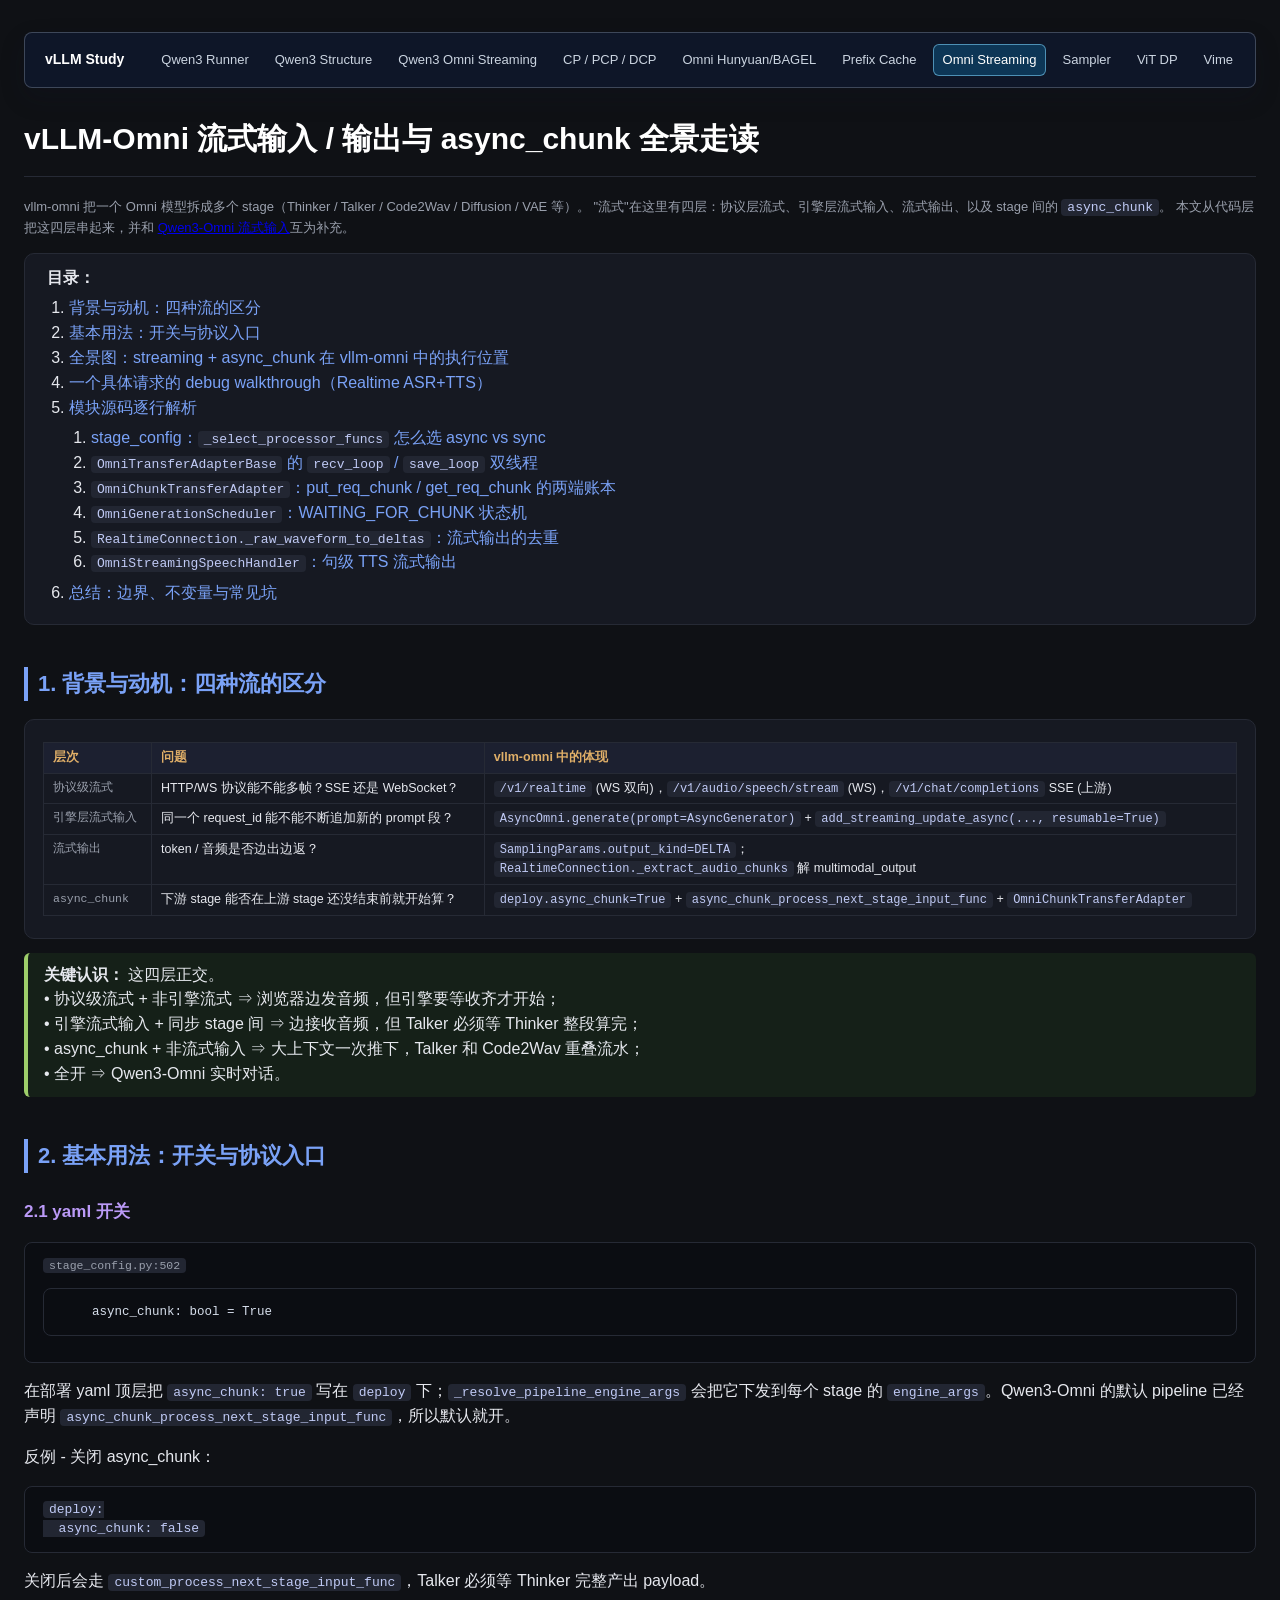
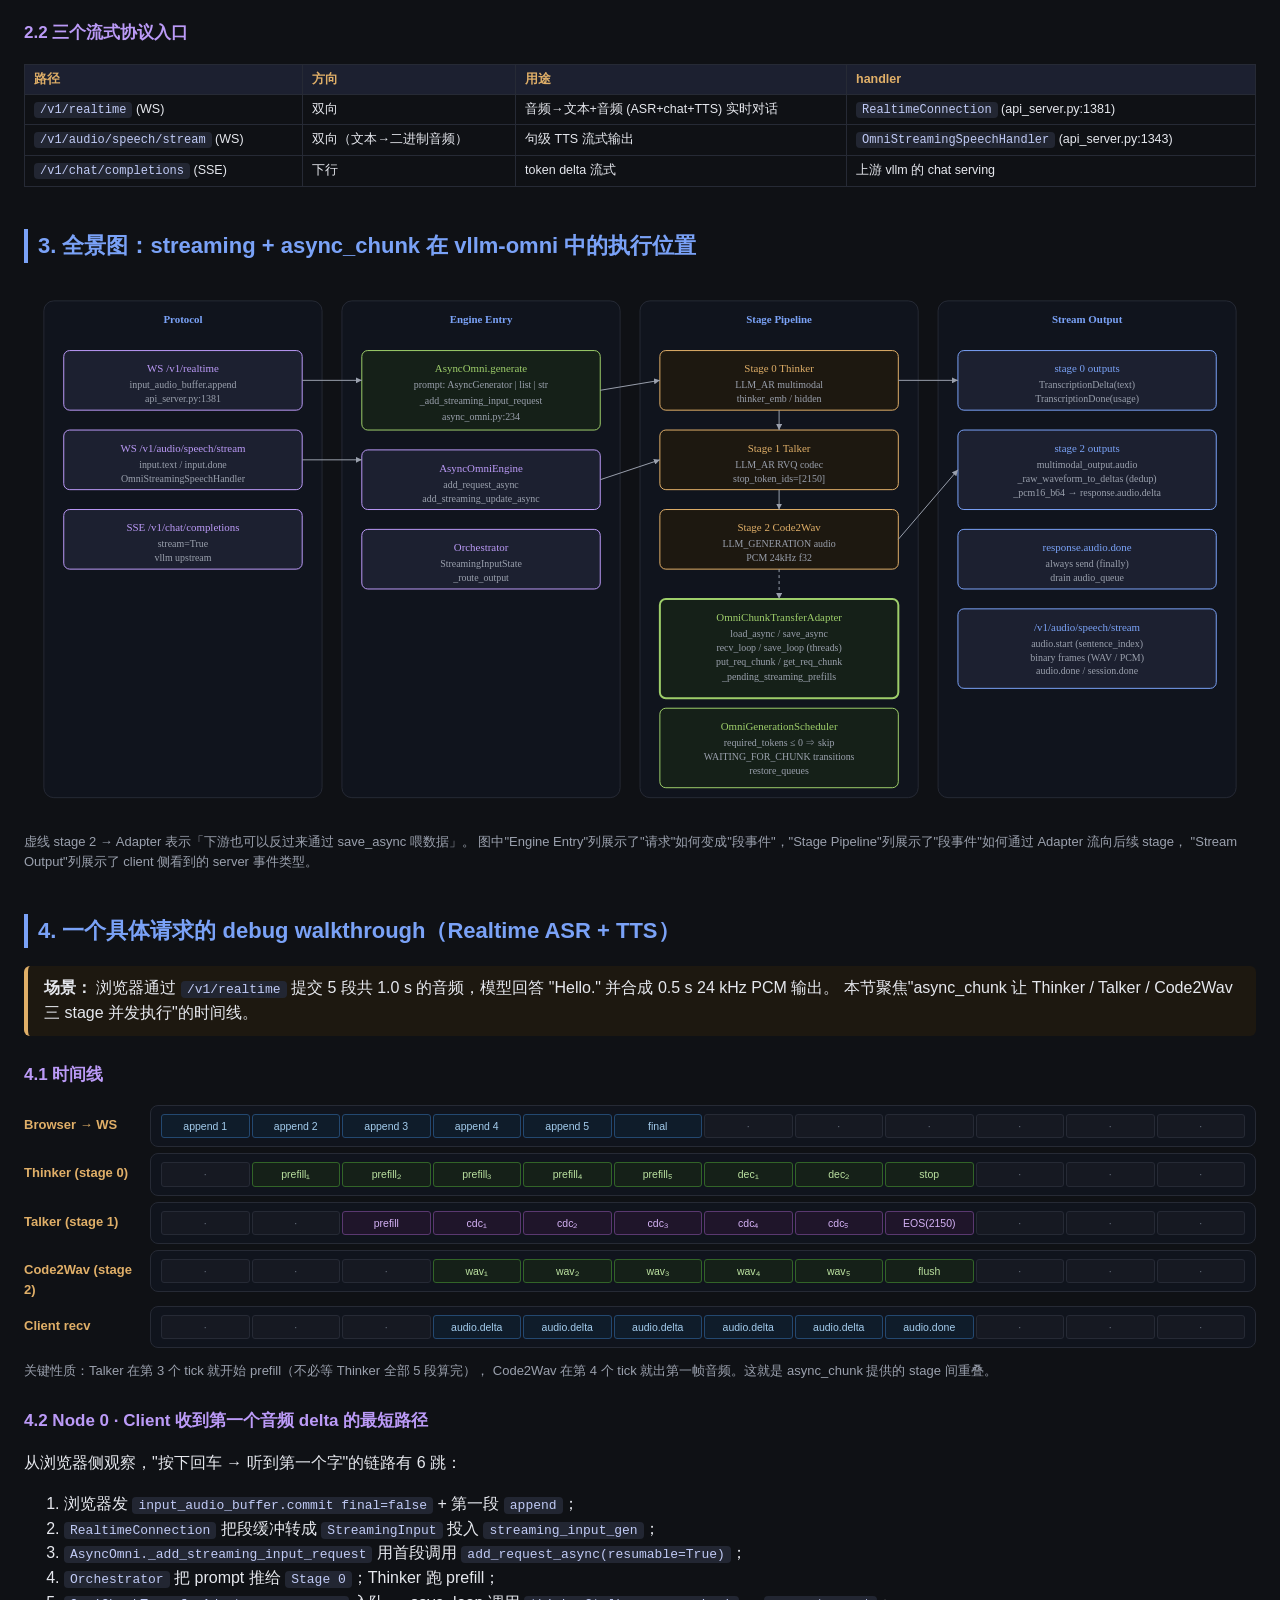
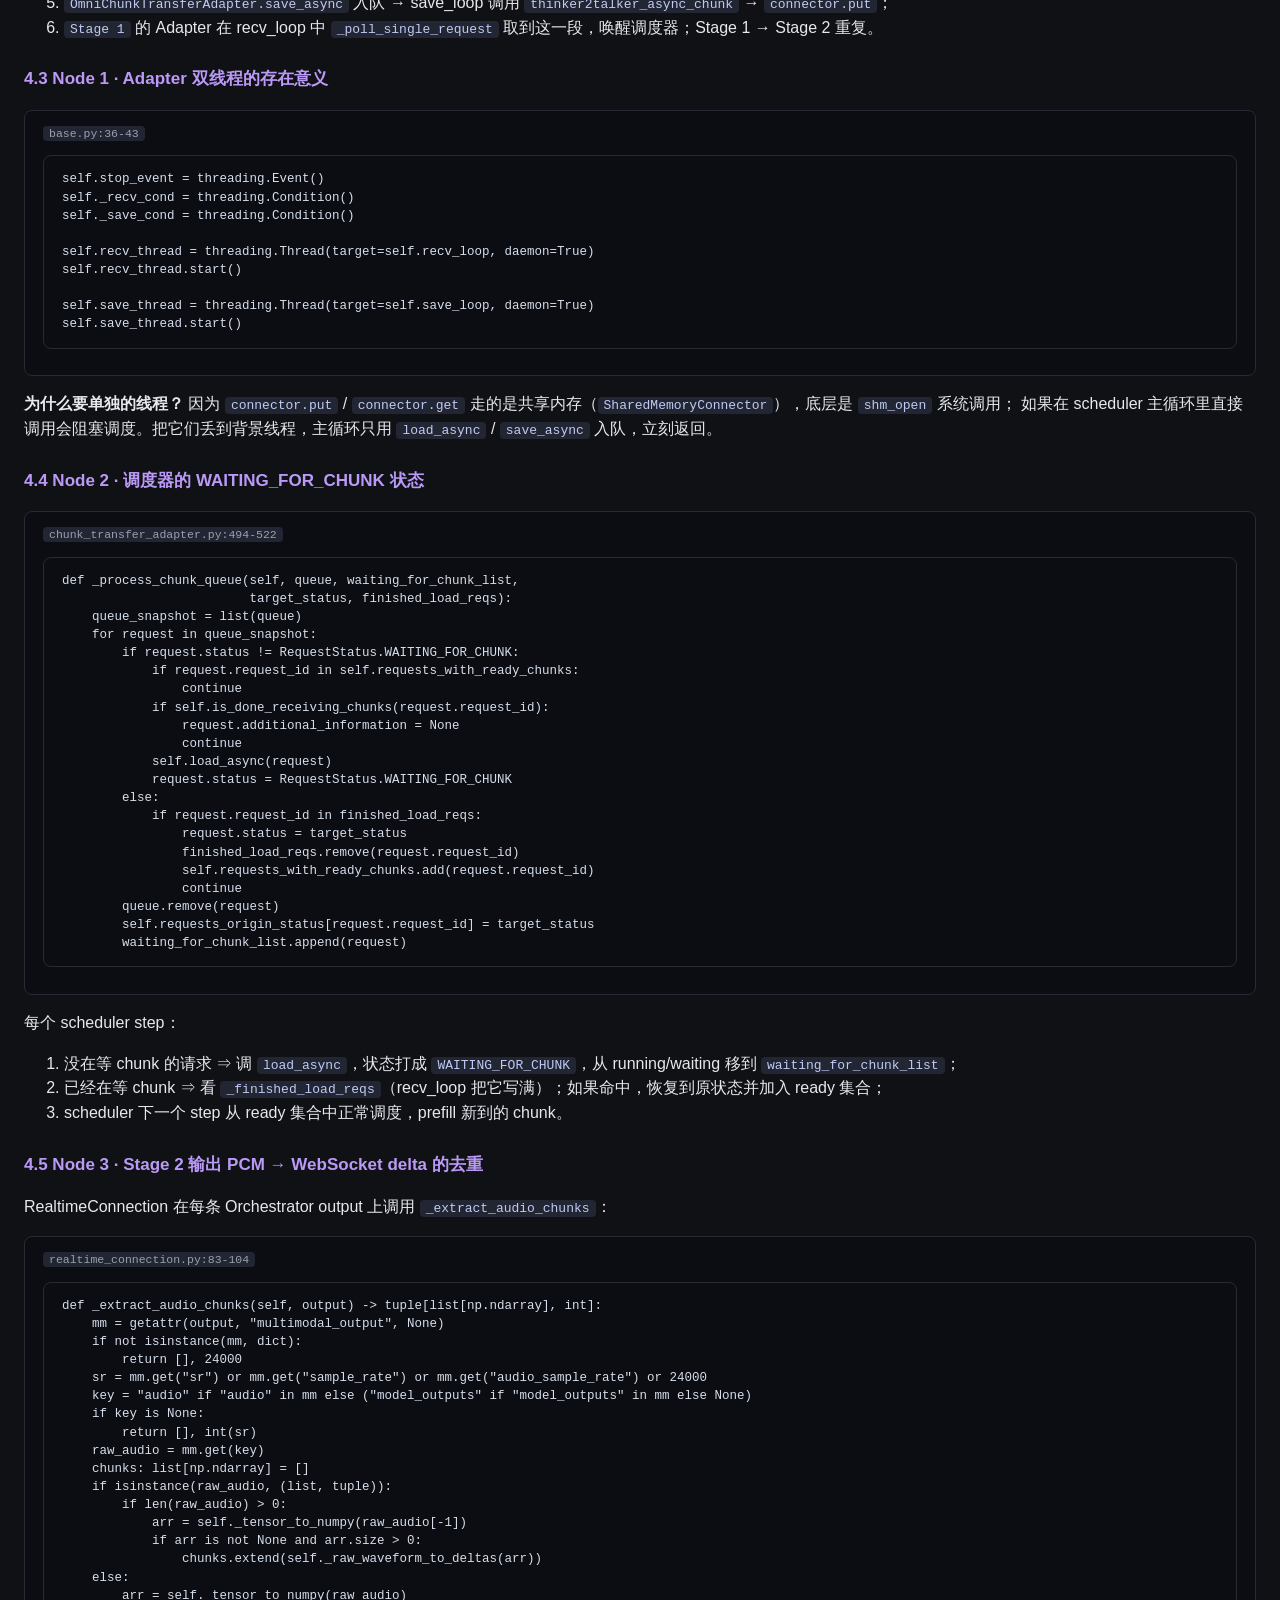
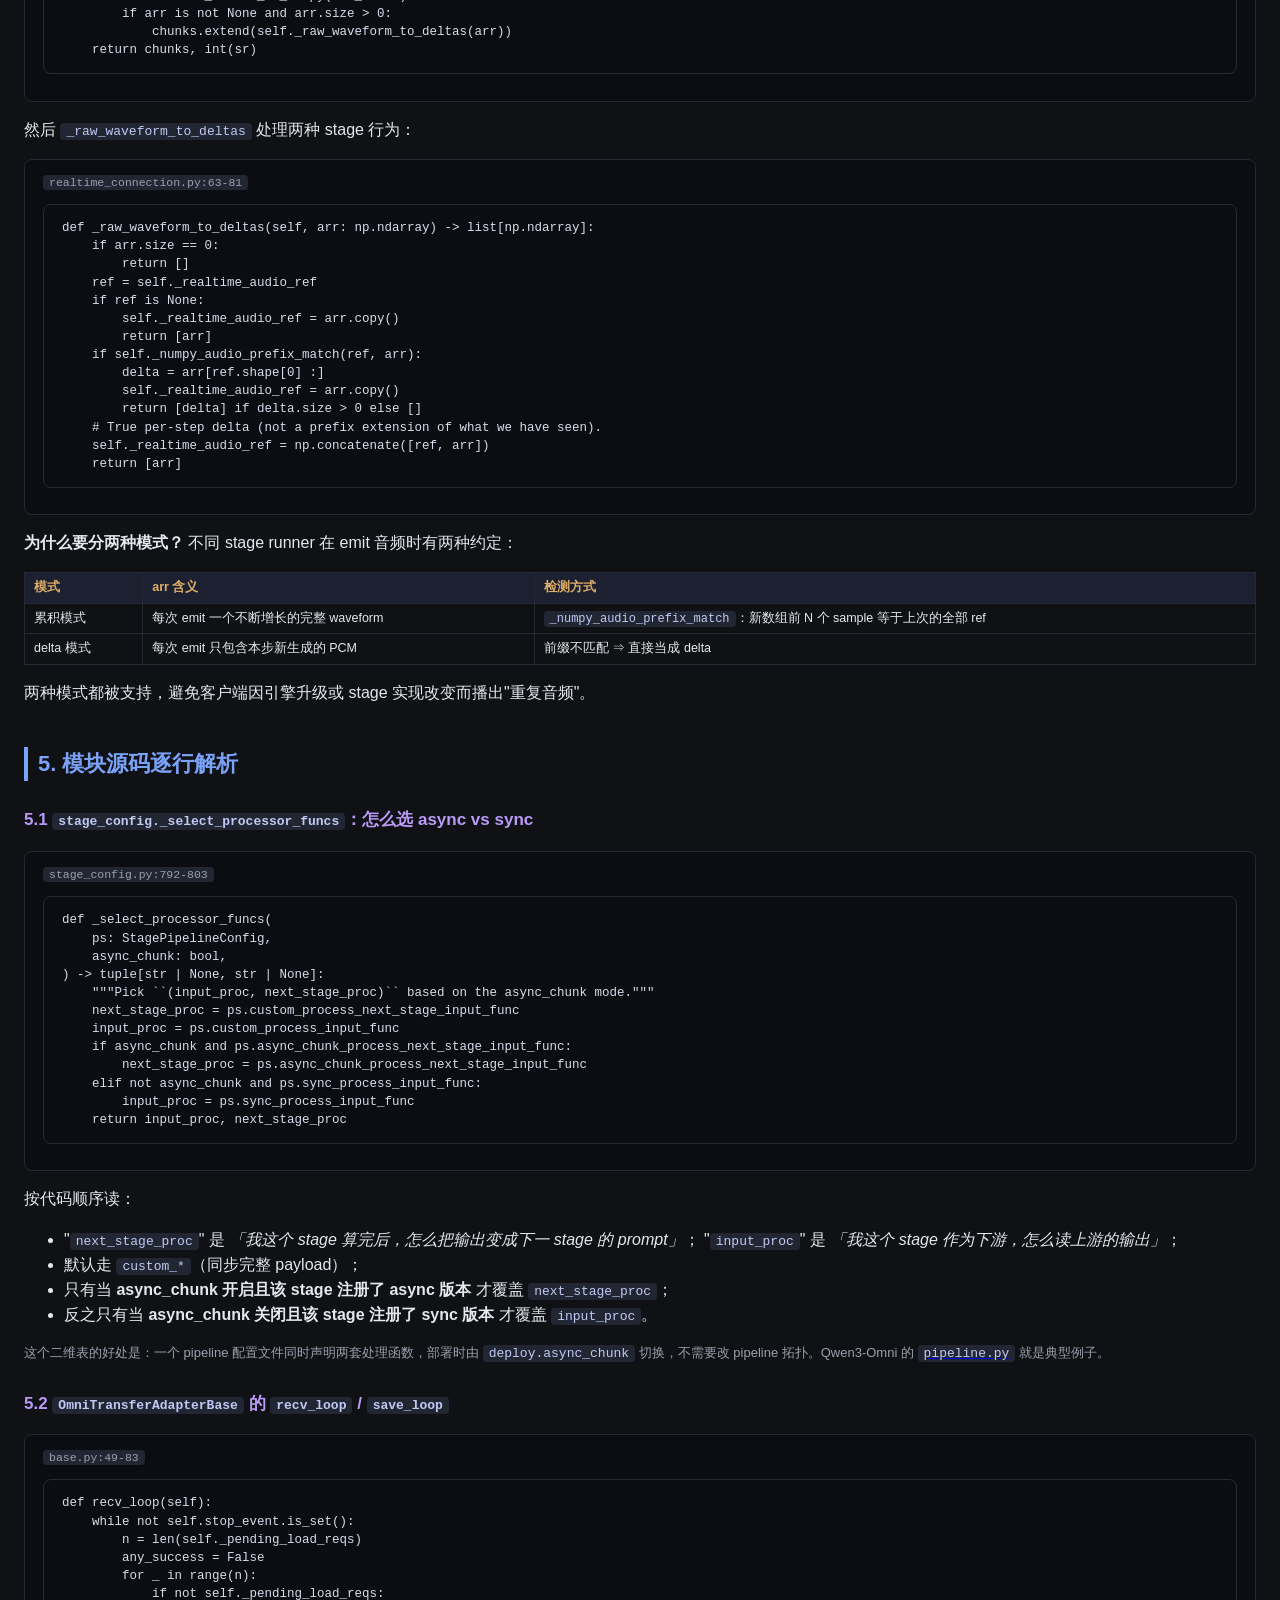
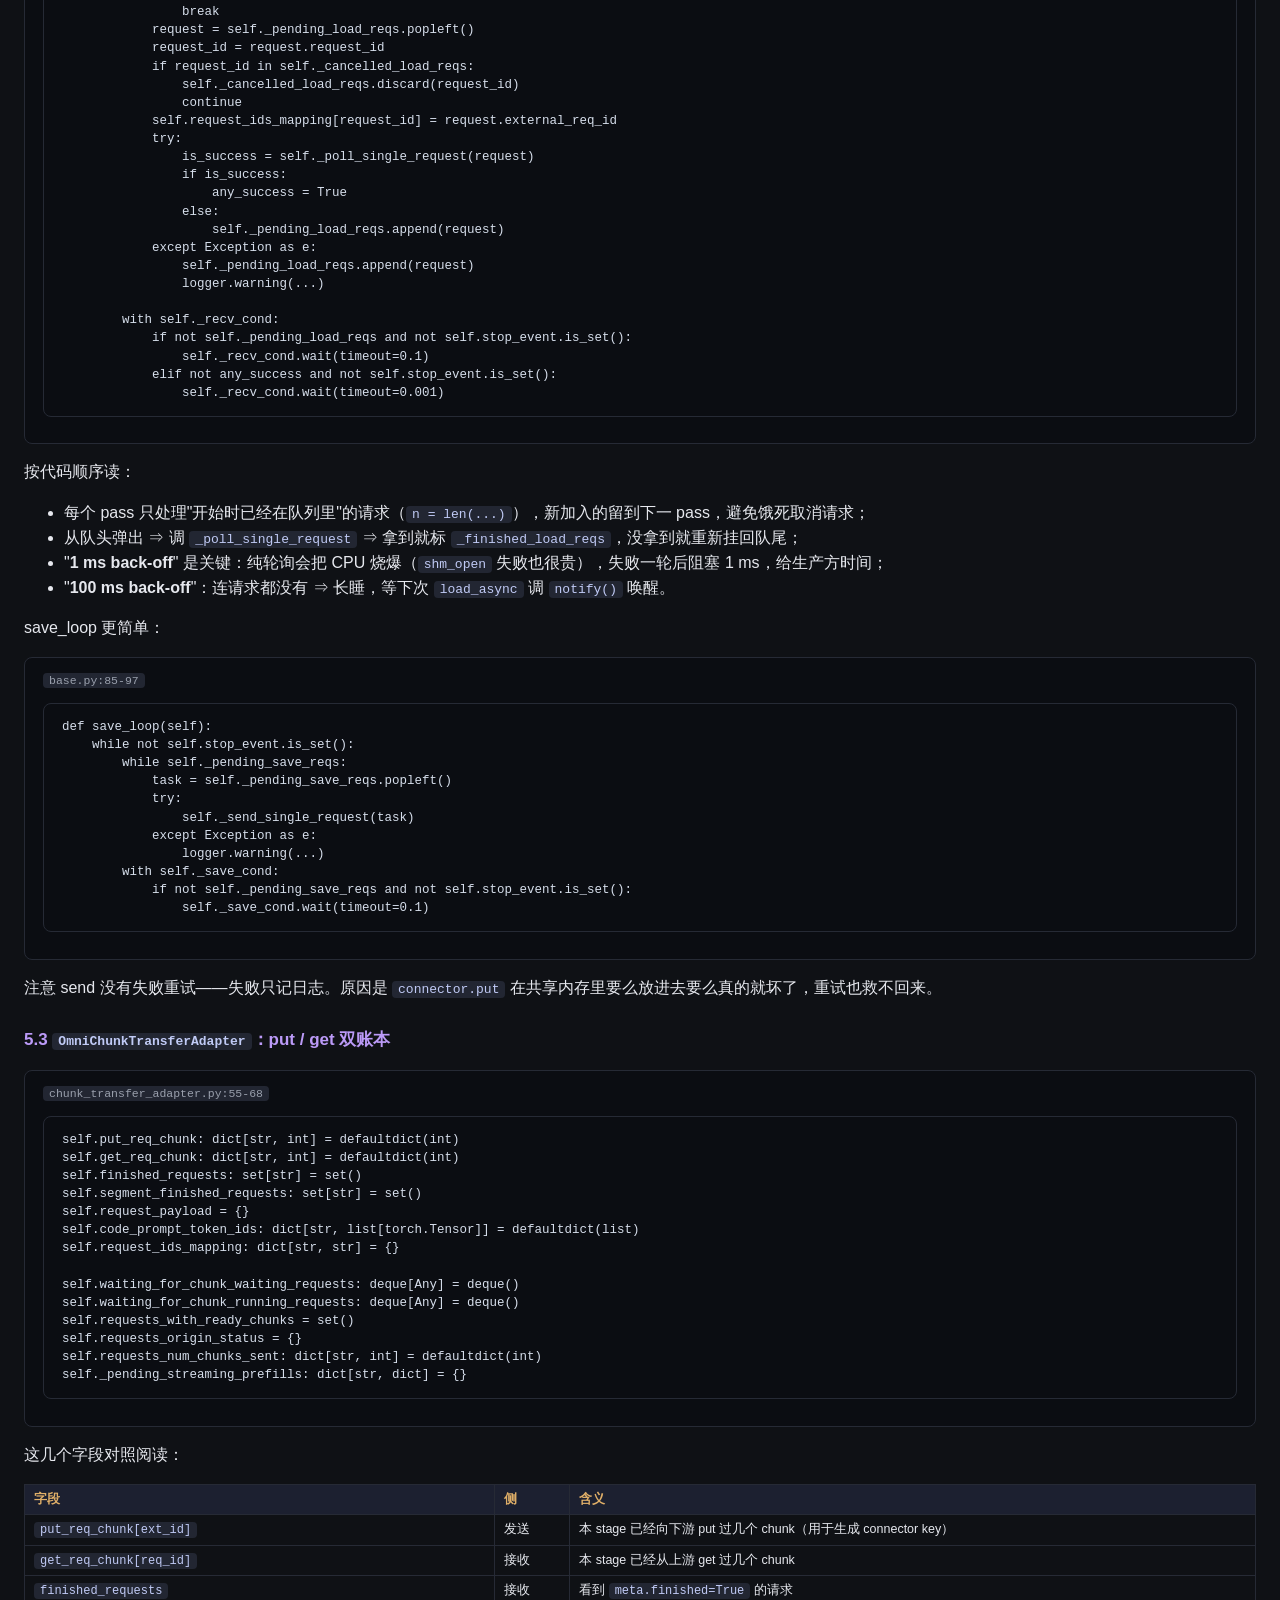
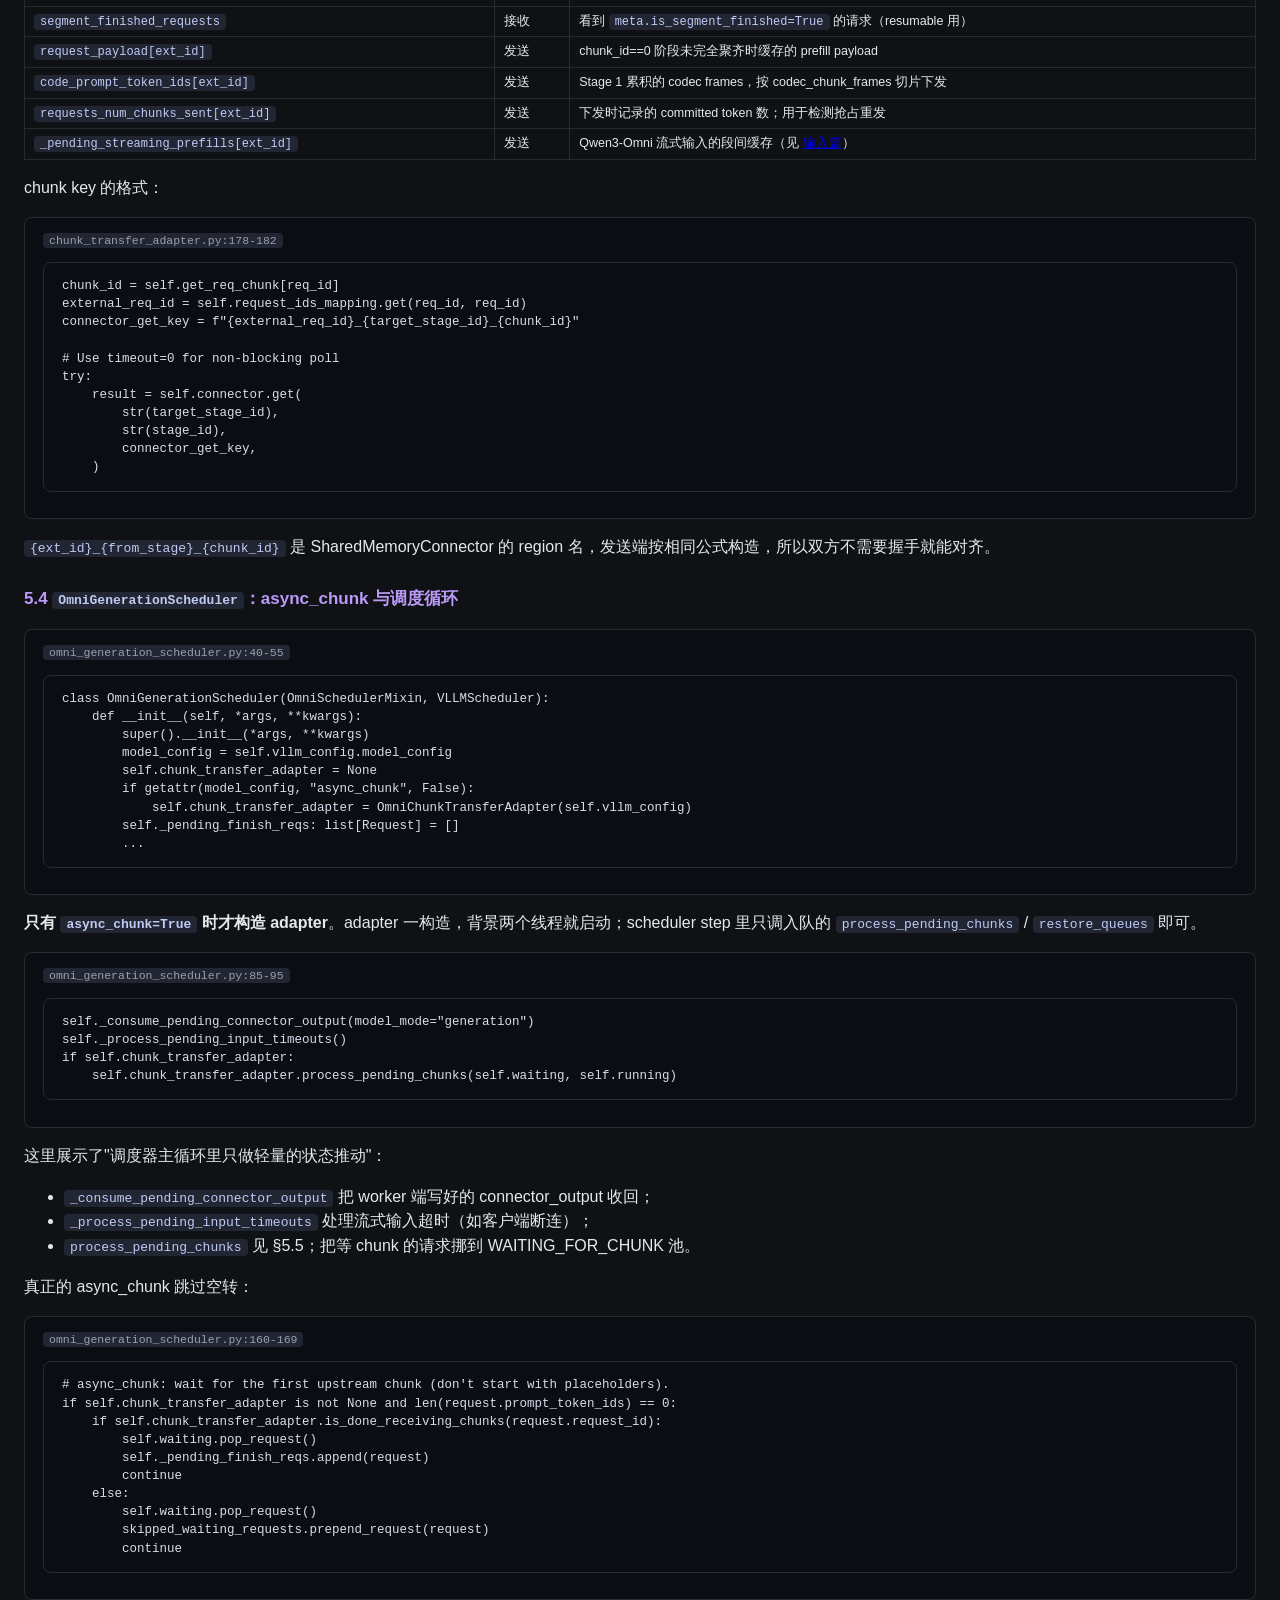
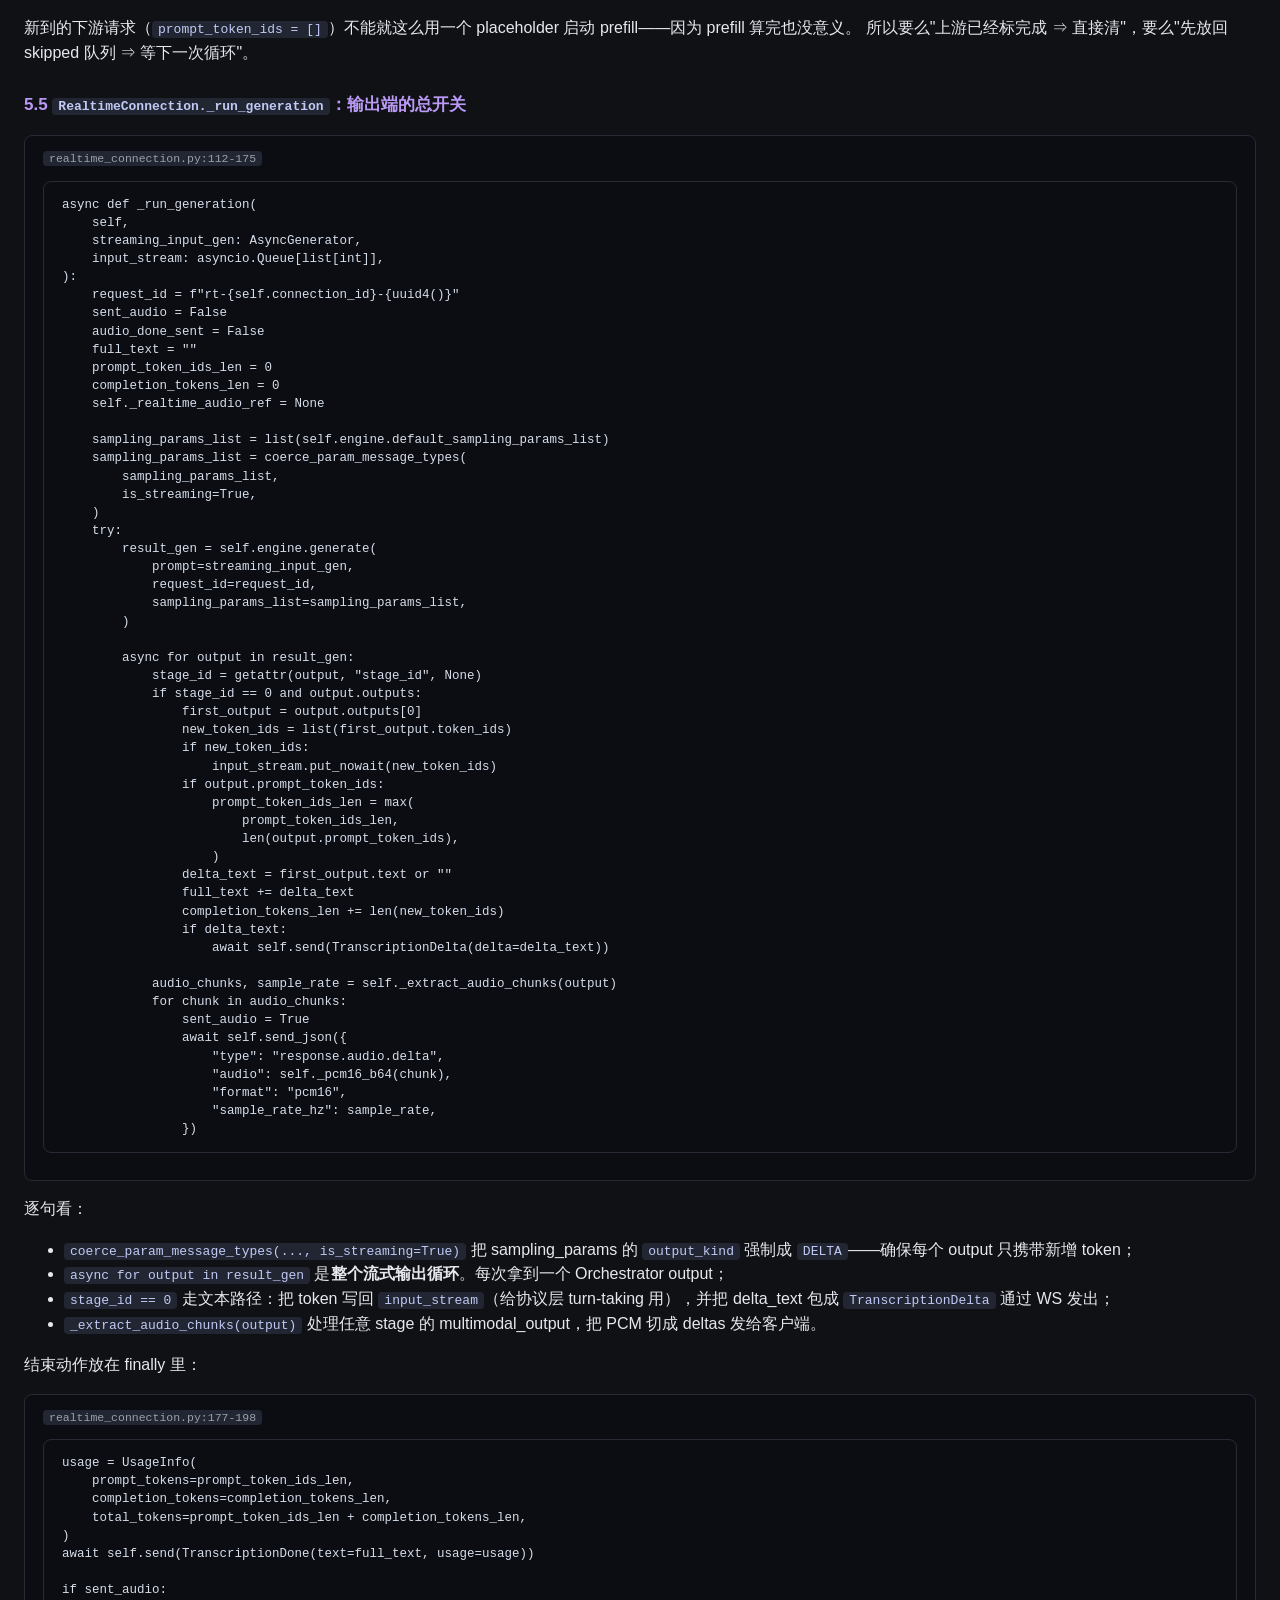
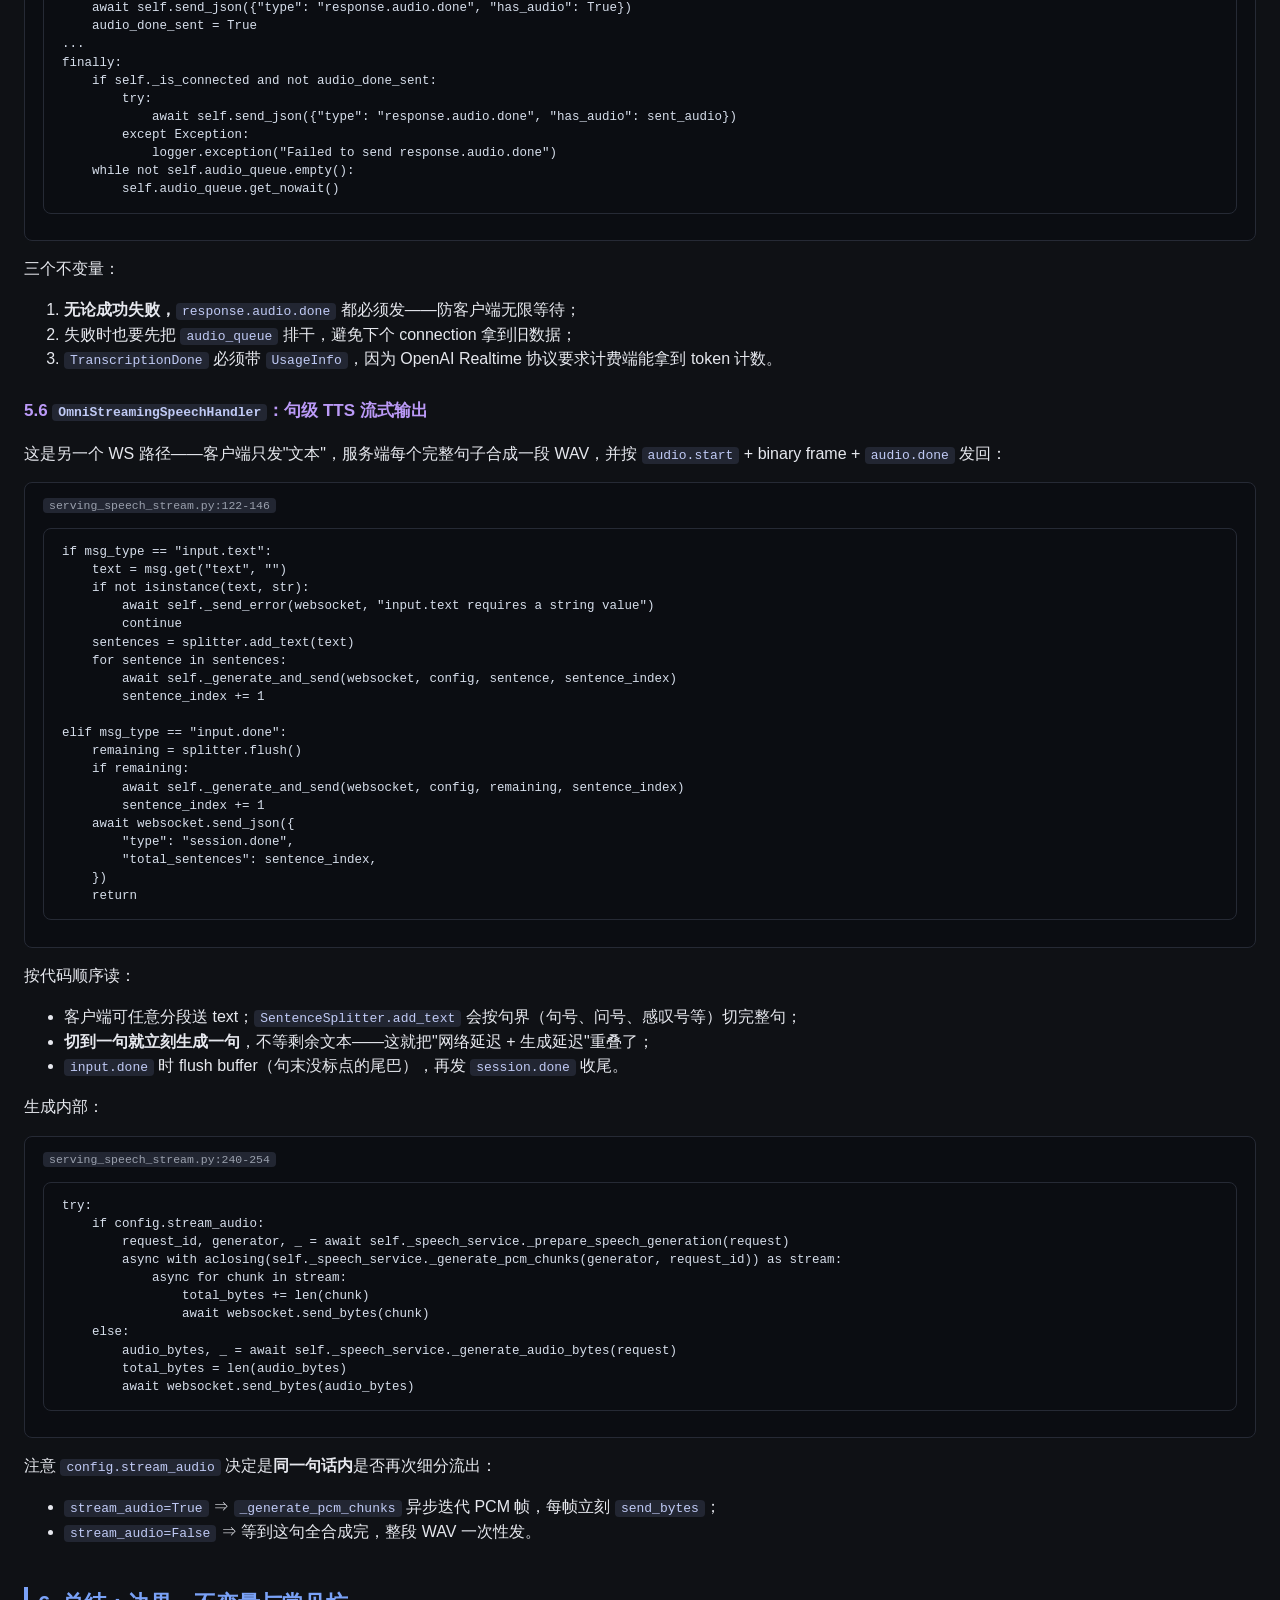
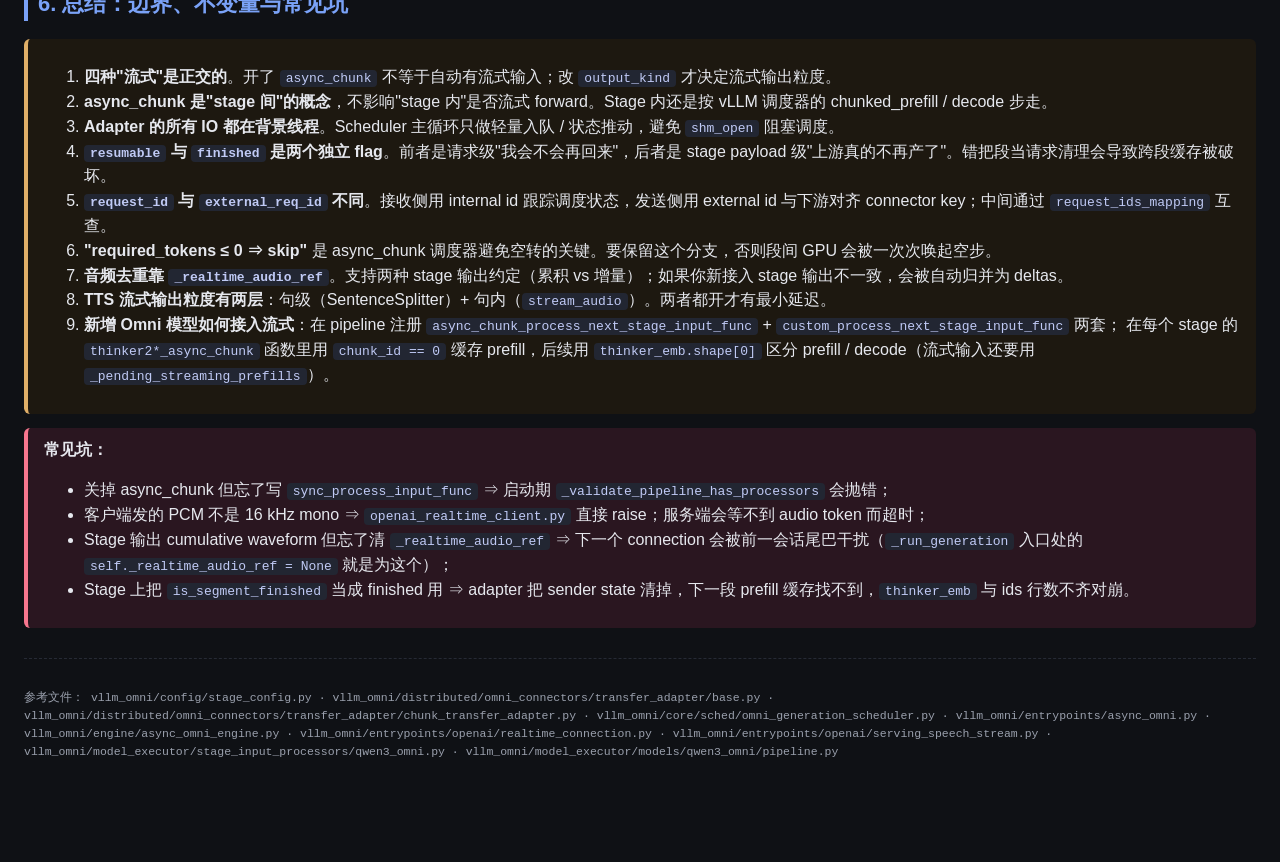
<file: site/vllm_omni_streaming.html>
<!DOCTYPE html>
<html lang="zh-CN">
<head>
<meta charset="UTF-8">
<title>vLLM-Omni 流式输入 / 输出与 async_chunk 全景走读</title>
<style>
  :root{
    --bg:#0f1115; --panel:#161922; --ink:#e6e8ee; --muted:#9aa0ad;
    --acc1:#7aa2f7; --acc2:#bb9af7; --acc3:#9ece6a; --acc4:#f7768e; --acc5:#e0af68;
    --grid:#262a35;
  }
  html,body{background:var(--bg); color:var(--ink); font-family:"Inter","Helvetica Neue",sans-serif; line-height:1.55;}
  body{max-width:1240px; margin:0 auto; padding:32px 24px 96px;}
  h1{font-size:30px; color:#fff; border-bottom:1px solid var(--grid); padding-bottom:14px;}
  h2{margin-top:42px; font-size:22px; color:var(--acc1); border-left:4px solid var(--acc1); padding-left:10px;}
  h3{margin-top:26px; font-size:17px; color:var(--acc2);}
  h4{margin-top:20px; font-size:15px; color:var(--acc5);}
  code,pre{font-family:"JetBrains Mono","Fira Code",monospace;}
  code{background:#222632; padding:1px 6px; border-radius:4px; color:#c0caf5; font-size:13px;}
  pre{background:#0b0d12; border:1px solid var(--grid); border-radius:8px; padding:14px 18px; overflow-x:auto; color:#d6deeb; font-size:12.5px; line-height:1.45;}
  .panel{background:var(--panel); border:1px solid var(--grid); border-radius:10px; padding:14px 18px; margin:14px 0;}
  .note{border-left:4px solid var(--acc3); background:#152018; padding:10px 16px; border-radius:6px; margin:14px 0;}
  .warn{border-left:4px solid var(--acc4); background:#2a1620; padding:10px 16px; border-radius:6px; margin:14px 0;}
  .key{border-left:4px solid var(--acc5); background:#1d1810; padding:10px 16px; border-radius:6px; margin:14px 0;}
  table{width:100%; border-collapse:collapse; margin:8px 0; font-size:12.5px;}
  th,td{border:1px solid var(--grid); padding:5px 9px; text-align:left; vertical-align:top;}
  th{background:#1c2030; color:var(--acc5);}
  td code{font-size:12px;}
  .small{font-size:13px; color:var(--muted);}
  svg{display:block; margin:14px auto;}
  hr{border:none; border-top:1px dashed var(--grid); margin:30px 0;}
  .ref{color:var(--muted); font-size:11.5px; font-family:"JetBrains Mono",monospace;}
  .pill{display:inline-block; padding:1px 7px; border-radius:10px; font-size:11.5px; margin-right:4px; font-family:"JetBrains Mono",monospace;}
  .pill-r{background:#2a1620; color:#f7768e;} .pill-g{background:#152018; color:#9ece6a;}
  .pill-b{background:#0f1c2a; color:#7aa2f7;} .pill-p{background:#1f152a; color:#bb9af7;}
  .pill-y{background:#2a2310; color:#e0af68;}
  .toc{background:var(--panel); border:1px solid var(--grid); border-radius:10px; padding:12px 22px; margin:14px 0;}
  .toc ol{margin:6px 0; padding-left:22px;}
  .toc a{color:var(--acc1); text-decoration:none;}
  .toc a:hover{text-decoration:underline;}
  .col-flow{display:flex; gap:10px; align-items:flex-start;}
  .col-flow > div{flex:1; min-width:0;}
  .swim{display:grid; grid-template-columns:120px 1fr; gap:6px; align-items:start;}
  .swim > .lane{background:#10141d; border:1px solid var(--grid); border-radius:8px; padding:8px 10px;}
  .swim > .label{padding-top:10px; color:var(--acc5); font-weight:600; font-size:13px;}
  .timeline{display:grid; grid-template-columns:repeat(12, 1fr); gap:2px; font-size:10.5px;}
  .timeline > div{background:#1a2030; border:1px solid #2d3550; border-radius:3px; padding:3px 4px; color:#cfd6e6; text-align:center;}
  .timeline > .tBlue{background:#0f1c2a; border-color:#234870; color:#a4cdee;}
  .timeline > .tGreen{background:#152018; border-color:#326428; color:#bbe1a0;}
  .timeline > .tPurple{background:#1f152a; border-color:#5a3870; color:#d4b1f5;}
  .timeline > .tIdle{background:#161922; border-color:#262a35; color:#6a7280;}
</style>
<link rel="stylesheet" href="./nav.css">
</head>
<body>

<h1>vLLM-Omni 流式输入 / 输出与 async_chunk 全景走读</h1>
<p class="small">vllm-omni 把一个 Omni 模型拆成多个 stage（Thinker / Talker / Code2Wav / Diffusion / VAE 等）。
"流式"在这里有四层：协议层流式、引擎层流式输入、流式输出、以及 stage 间的 <code>async_chunk</code>。
本文从代码层把这四层串起来，并和 <a href="./qwen3_omni_streaming_inputs.html">Qwen3-Omni 流式输入</a>互为补充。</p>

<div class="toc">
<b>目录：</b>
<ol>
<li><a href="#sec1">背景与动机：四种流的区分</a></li>
<li><a href="#sec2">基本用法：开关与协议入口</a></li>
<li><a href="#sec3">全景图：streaming + async_chunk 在 vllm-omni 中的执行位置</a></li>
<li><a href="#sec4">一个具体请求的 debug walkthrough（Realtime ASR+TTS）</a></li>
<li><a href="#sec5">模块源码逐行解析</a>
  <ol>
  <li><a href="#sec5_1">stage_config：<code>_select_processor_funcs</code> 怎么选 async vs sync</a></li>
  <li><a href="#sec5_2"><code>OmniTransferAdapterBase</code> 的 <code>recv_loop</code> / <code>save_loop</code> 双线程</a></li>
  <li><a href="#sec5_3"><code>OmniChunkTransferAdapter</code>：put_req_chunk / get_req_chunk 的两端账本</a></li>
  <li><a href="#sec5_4"><code>OmniGenerationScheduler</code>：WAITING_FOR_CHUNK 状态机</a></li>
  <li><a href="#sec5_5"><code>RealtimeConnection._raw_waveform_to_deltas</code>：流式输出的去重</a></li>
  <li><a href="#sec5_6"><code>OmniStreamingSpeechHandler</code>：句级 TTS 流式输出</a></li>
  </ol>
</li>
<li><a href="#sec6">总结：边界、不变量与常见坑</a></li>
</ol>
</div>

<!-- =================================================================== -->
<h2 id="sec1">1. 背景与动机：四种流的区分</h2>

<div class="panel">
<table>
<tr><th>层次</th><th>问题</th><th>vllm-omni 中的体现</th></tr>
<tr><td class="ref">协议级流式</td>
    <td>HTTP/WS 协议能不能多帧？SSE 还是 WebSocket？</td>
    <td><code>/v1/realtime</code> (WS 双向)，<code>/v1/audio/speech/stream</code> (WS)，<code>/v1/chat/completions</code> SSE (上游)</td></tr>
<tr><td class="ref">引擎层流式输入</td>
    <td>同一个 request_id 能不能不断追加新的 prompt 段？</td>
    <td><code>AsyncOmni.generate(prompt=AsyncGenerator)</code> + <code>add_streaming_update_async(..., resumable=True)</code></td></tr>
<tr><td class="ref">流式输出</td>
    <td>token / 音频是否边出边返？</td>
    <td><code>SamplingParams.output_kind=DELTA</code>；<br><code>RealtimeConnection._extract_audio_chunks</code> 解 multimodal_output</td></tr>
<tr><td class="ref">async_chunk</td>
    <td>下游 stage 能否在上游 stage 还没结束前就开始算？</td>
    <td><code>deploy.async_chunk=True</code> + <code>async_chunk_process_next_stage_input_func</code> + <code>OmniChunkTransferAdapter</code></td></tr>
</table>
</div>

<div class="note">
<b>关键认识：</b> 这四层正交。<br>
&bull; 协议级流式 + 非引擎流式 ⇒ 浏览器边发音频，但引擎要等收齐才开始；<br>
&bull; 引擎流式输入 + 同步 stage 间 ⇒ 边接收音频，但 Talker 必须等 Thinker 整段算完；<br>
&bull; async_chunk + 非流式输入 ⇒ 大上下文一次推下，Talker 和 Code2Wav 重叠流水；<br>
&bull; 全开 ⇒ Qwen3-Omni 实时对话。
</div>

<!-- =================================================================== -->
<h2 id="sec2">2. 基本用法：开关与协议入口</h2>

<h3>2.1 yaml 开关</h3>
<pre><code class="ref">stage_config.py:502</code>
<pre>    async_chunk: bool = True</pre></pre>
<p>在部署 yaml 顶层把 <code>async_chunk: true</code> 写在 <code>deploy</code> 下；<code>_resolve_pipeline_engine_args</code> 会把它下发到每个 stage 的 <code>engine_args</code>。Qwen3-Omni 的默认 pipeline 已经声明 <code>async_chunk_process_next_stage_input_func</code>，所以默认就开。</p>

<p>反例 - 关闭 async_chunk：</p>
<pre><code>deploy:
  async_chunk: false</code></pre>
<p>关闭后会走 <code>custom_process_next_stage_input_func</code>，Talker 必须等 Thinker 完整产出 payload。</p>

<h3>2.2 三个流式协议入口</h3>
<table>
<tr><th>路径</th><th>方向</th><th>用途</th><th>handler</th></tr>
<tr><td><code>/v1/realtime</code> (WS)</td>
    <td>双向</td>
    <td>音频→文本+音频 (ASR+chat+TTS) 实时对话</td>
    <td><code>RealtimeConnection</code> (api_server.py:1381)</td></tr>
<tr><td><code>/v1/audio/speech/stream</code> (WS)</td>
    <td>双向（文本→二进制音频）</td>
    <td>句级 TTS 流式输出</td>
    <td><code>OmniStreamingSpeechHandler</code> (api_server.py:1343)</td></tr>
<tr><td><code>/v1/chat/completions</code> (SSE)</td>
    <td>下行</td>
    <td>token delta 流式</td>
    <td>上游 vllm 的 chat serving</td></tr>
</table>

<!-- =================================================================== -->
<h2 id="sec3">3. 全景图：streaming + async_chunk 在 vllm-omni 中的执行位置</h2>

<svg viewBox="0 0 1240 540" width="100%" style="max-width:1240px">
  <defs>
    <marker id="ar3" viewBox="0 0 10 10" refX="10" refY="5" markerWidth="6" markerHeight="6" orient="auto-start-reverse">
      <path d="M0,0 L10,5 L0,10 z" fill="#9aa0ad"/>
    </marker>
  </defs>
  <g font-family="JetBrains Mono" font-size="11" fill="#e6e8ee" text-anchor="middle">

    <!-- vertical lane bg -->
    <rect x="20" y="20" width="280" height="500" rx="10" fill="#10141d" stroke="#262a35"/>
    <rect x="320" y="20" width="280" height="500" rx="10" fill="#10141d" stroke="#262a35"/>
    <rect x="620" y="20" width="280" height="500" rx="10" fill="#10141d" stroke="#262a35"/>
    <rect x="920" y="20" width="300" height="500" rx="10" fill="#10141d" stroke="#262a35"/>

    <text x="160" y="42" fill="#7aa2f7" font-weight="bold">Protocol</text>
    <text x="460" y="42" fill="#7aa2f7" font-weight="bold">Engine Entry</text>
    <text x="760" y="42" fill="#7aa2f7" font-weight="bold">Stage Pipeline</text>
    <text x="1070" y="42" fill="#7aa2f7" font-weight="bold">Stream Output</text>

    <!-- Protocol nodes -->
    <rect x="40" y="70" width="240" height="60" rx="6" fill="#1c2030" stroke="#bb9af7"/>
    <text x="160" y="92" fill="#bb9af7">WS /v1/realtime</text>
    <text x="160" y="108" fill="#9aa0ad" font-size="10">input_audio_buffer.append</text>
    <text x="160" y="122" fill="#9aa0ad" font-size="10">api_server.py:1381</text>

    <rect x="40" y="150" width="240" height="60" rx="6" fill="#1c2030" stroke="#bb9af7"/>
    <text x="160" y="172" fill="#bb9af7">WS /v1/audio/speech/stream</text>
    <text x="160" y="188" fill="#9aa0ad" font-size="10">input.text / input.done</text>
    <text x="160" y="202" fill="#9aa0ad" font-size="10">OmniStreamingSpeechHandler</text>

    <rect x="40" y="230" width="240" height="60" rx="6" fill="#1c2030" stroke="#bb9af7"/>
    <text x="160" y="252" fill="#bb9af7">SSE /v1/chat/completions</text>
    <text x="160" y="268" fill="#9aa0ad" font-size="10">stream=True</text>
    <text x="160" y="282" fill="#9aa0ad" font-size="10">vllm upstream</text>

    <!-- Engine Entry -->
    <rect x="340" y="70" width="240" height="80" rx="6" fill="#152018" stroke="#9ece6a"/>
    <text x="460" y="92" fill="#9ece6a">AsyncOmni.generate</text>
    <text x="460" y="108" fill="#9aa0ad" font-size="10">prompt: AsyncGenerator | list | str</text>
    <text x="460" y="124" fill="#9aa0ad" font-size="10">_add_streaming_input_request</text>
    <text x="460" y="140" fill="#9aa0ad" font-size="10">async_omni.py:234</text>

    <rect x="340" y="170" width="240" height="60" rx="6" fill="#1c2030" stroke="#bb9af7"/>
    <text x="460" y="192" fill="#bb9af7">AsyncOmniEngine</text>
    <text x="460" y="208" fill="#9aa0ad" font-size="10">add_request_async</text>
    <text x="460" y="222" fill="#9aa0ad" font-size="10">add_streaming_update_async</text>

    <rect x="340" y="250" width="240" height="60" rx="6" fill="#1c2030" stroke="#bb9af7"/>
    <text x="460" y="272" fill="#bb9af7">Orchestrator</text>
    <text x="460" y="288" fill="#9aa0ad" font-size="10">StreamingInputState</text>
    <text x="460" y="302" fill="#9aa0ad" font-size="10">_route_output</text>

    <!-- Stage pipeline -->
    <rect x="640" y="70" width="240" height="60" rx="6" fill="#1d1810" stroke="#e0af68"/>
    <text x="760" y="92" fill="#e0af68">Stage 0  Thinker</text>
    <text x="760" y="108" fill="#9aa0ad" font-size="10">LLM_AR  multimodal</text>
    <text x="760" y="122" fill="#9aa0ad" font-size="10">thinker_emb / hidden</text>

    <rect x="640" y="150" width="240" height="60" rx="6" fill="#1d1810" stroke="#e0af68"/>
    <text x="760" y="172" fill="#e0af68">Stage 1  Talker</text>
    <text x="760" y="188" fill="#9aa0ad" font-size="10">LLM_AR  RVQ codec</text>
    <text x="760" y="202" fill="#9aa0ad" font-size="10">stop_token_ids=[2150]</text>

    <rect x="640" y="230" width="240" height="60" rx="6" fill="#1d1810" stroke="#e0af68"/>
    <text x="760" y="252" fill="#e0af68">Stage 2  Code2Wav</text>
    <text x="760" y="268" fill="#9aa0ad" font-size="10">LLM_GENERATION  audio</text>
    <text x="760" y="282" fill="#9aa0ad" font-size="10">PCM 24kHz f32</text>

    <!-- adapter -->
    <rect x="640" y="320" width="240" height="100" rx="6" fill="#152018" stroke="#9ece6a" stroke-width="2"/>
    <text x="760" y="342" fill="#9ece6a">OmniChunkTransferAdapter</text>
    <text x="760" y="358" fill="#9aa0ad" font-size="10">load_async / save_async</text>
    <text x="760" y="372" fill="#9aa0ad" font-size="10">recv_loop / save_loop (threads)</text>
    <text x="760" y="386" fill="#9aa0ad" font-size="10">put_req_chunk / get_req_chunk</text>
    <text x="760" y="402" fill="#9aa0ad" font-size="10">_pending_streaming_prefills</text>

    <rect x="640" y="430" width="240" height="80" rx="6" fill="#152018" stroke="#9ece6a"/>
    <text x="760" y="452" fill="#9ece6a">OmniGenerationScheduler</text>
    <text x="760" y="468" fill="#9aa0ad" font-size="10">required_tokens ≤ 0 ⇒ skip</text>
    <text x="760" y="482" fill="#9aa0ad" font-size="10">WAITING_FOR_CHUNK transitions</text>
    <text x="760" y="496" fill="#9aa0ad" font-size="10">restore_queues</text>

    <!-- Output -->
    <rect x="940" y="70" width="260" height="60" rx="6" fill="#1c2030" stroke="#7aa2f7"/>
    <text x="1070" y="92" fill="#7aa2f7">stage 0 outputs</text>
    <text x="1070" y="108" fill="#9aa0ad" font-size="10">TranscriptionDelta(text)</text>
    <text x="1070" y="122" fill="#9aa0ad" font-size="10">TranscriptionDone(usage)</text>

    <rect x="940" y="150" width="260" height="80" rx="6" fill="#1c2030" stroke="#7aa2f7"/>
    <text x="1070" y="172" fill="#7aa2f7">stage 2 outputs</text>
    <text x="1070" y="188" fill="#9aa0ad" font-size="10">multimodal_output.audio</text>
    <text x="1070" y="202" fill="#9aa0ad" font-size="10">_raw_waveform_to_deltas (dedup)</text>
    <text x="1070" y="216" fill="#9aa0ad" font-size="10">_pcm16_b64 → response.audio.delta</text>

    <rect x="940" y="250" width="260" height="60" rx="6" fill="#1c2030" stroke="#7aa2f7"/>
    <text x="1070" y="272" fill="#7aa2f7">response.audio.done</text>
    <text x="1070" y="288" fill="#9aa0ad" font-size="10">always send (finally)</text>
    <text x="1070" y="302" fill="#9aa0ad" font-size="10">drain audio_queue</text>

    <rect x="940" y="330" width="260" height="80" rx="6" fill="#1c2030" stroke="#7aa2f7"/>
    <text x="1070" y="352" fill="#7aa2f7">/v1/audio/speech/stream</text>
    <text x="1070" y="368" fill="#9aa0ad" font-size="10">audio.start (sentence_index)</text>
    <text x="1070" y="382" fill="#9aa0ad" font-size="10">binary frames (WAV / PCM)</text>
    <text x="1070" y="396" fill="#9aa0ad" font-size="10">audio.done / session.done</text>

    <!-- Arrows -->
    <line x1="280" y1="100" x2="340" y2="100" stroke="#9aa0ad" marker-end="url(#ar3)"/>
    <line x1="280" y1="180" x2="340" y2="180" stroke="#9aa0ad" marker-end="url(#ar3)"/>
    <line x1="580" y1="110" x2="640" y2="100" stroke="#9aa0ad" marker-end="url(#ar3)"/>
    <line x1="580" y1="200" x2="640" y2="180" stroke="#9aa0ad" marker-end="url(#ar3)"/>
    <line x1="760" y1="130" x2="760" y2="150" stroke="#9aa0ad" marker-end="url(#ar3)"/>
    <line x1="760" y1="210" x2="760" y2="230" stroke="#9aa0ad" marker-end="url(#ar3)"/>
    <line x1="760" y1="290" x2="760" y2="320" stroke="#9aa0ad" marker-end="url(#ar3)" stroke-dasharray="3,3"/>
    <line x1="880" y1="100" x2="940" y2="100" stroke="#9aa0ad" marker-end="url(#ar3)"/>
    <line x1="880" y1="260" x2="940" y2="190" stroke="#9aa0ad" marker-end="url(#ar3)"/>
  </g>
</svg>

<p class="small">虚线 stage 2 → Adapter 表示「下游也可以反过来通过 save_async 喂数据」。
图中"Engine Entry"列展示了"请求"如何变成"段事件"，"Stage Pipeline"列展示了"段事件"如何通过 Adapter 流向后续 stage，
"Stream Output"列展示了 client 侧看到的 server 事件类型。</p>

<!-- =================================================================== -->
<h2 id="sec4">4. 一个具体请求的 debug walkthrough（Realtime ASR + TTS）</h2>

<div class="key">
<b>场景：</b> 浏览器通过 <code>/v1/realtime</code> 提交 5 段共 1.0 s 的音频，模型回答 "Hello." 并合成 0.5 s 24 kHz PCM 输出。
本节聚焦"async_chunk 让 Thinker / Talker / Code2Wav 三 stage 并发执行"的时间线。
</div>

<h3>4.1 时间线</h3>
<div class="swim">
<div class="label">Browser → WS</div>
<div class="lane">
  <div class="timeline">
    <div class="tBlue">append 1</div><div class="tBlue">append 2</div><div class="tBlue">append 3</div><div class="tBlue">append 4</div><div class="tBlue">append 5</div><div class="tBlue">final</div>
    <div class="tIdle">·</div><div class="tIdle">·</div><div class="tIdle">·</div><div class="tIdle">·</div><div class="tIdle">·</div><div class="tIdle">·</div>
  </div>
</div>

<div class="label">Thinker (stage 0)</div>
<div class="lane">
  <div class="timeline">
    <div class="tIdle">·</div>
    <div class="tGreen">prefill₁</div><div class="tGreen">prefill₂</div><div class="tGreen">prefill₃</div><div class="tGreen">prefill₄</div><div class="tGreen">prefill₅</div>
    <div class="tGreen">dec₁</div><div class="tGreen">dec₂</div><div class="tGreen">stop</div>
    <div class="tIdle">·</div><div class="tIdle">·</div><div class="tIdle">·</div>
  </div>
</div>

<div class="label">Talker (stage 1)</div>
<div class="lane">
  <div class="timeline">
    <div class="tIdle">·</div><div class="tIdle">·</div>
    <div class="tPurple">prefill</div><div class="tPurple">cdc₁</div><div class="tPurple">cdc₂</div><div class="tPurple">cdc₃</div>
    <div class="tPurple">cdc₄</div><div class="tPurple">cdc₅</div><div class="tPurple">EOS(2150)</div>
    <div class="tIdle">·</div><div class="tIdle">·</div><div class="tIdle">·</div>
  </div>
</div>

<div class="label">Code2Wav (stage 2)</div>
<div class="lane">
  <div class="timeline">
    <div class="tIdle">·</div><div class="tIdle">·</div><div class="tIdle">·</div>
    <div class="tGreen">wav₁</div><div class="tGreen">wav₂</div>
    <div class="tGreen">wav₃</div><div class="tGreen">wav₄</div><div class="tGreen">wav₅</div>
    <div class="tGreen">flush</div>
    <div class="tIdle">·</div><div class="tIdle">·</div><div class="tIdle">·</div>
  </div>
</div>

<div class="label">Client recv</div>
<div class="lane">
  <div class="timeline">
    <div class="tIdle">·</div><div class="tIdle">·</div><div class="tIdle">·</div>
    <div class="tBlue">audio.delta</div><div class="tBlue">audio.delta</div>
    <div class="tBlue">audio.delta</div><div class="tBlue">audio.delta</div><div class="tBlue">audio.delta</div>
    <div class="tBlue">audio.done</div>
    <div class="tIdle">·</div><div class="tIdle">·</div><div class="tIdle">·</div>
  </div>
</div>
</div>
<p class="small">关键性质：Talker 在第 3 个 tick 就开始 prefill（不必等 Thinker 全部 5 段算完），
Code2Wav 在第 4 个 tick 就出第一帧音频。这就是 async_chunk 提供的 stage 间重叠。</p>

<h3>4.2 Node 0 · Client 收到第一个音频 delta 的最短路径</h3>
<p>从浏览器侧观察，"按下回车 → 听到第一个字"的链路有 6 跳：</p>
<ol>
<li>浏览器发 <code>input_audio_buffer.commit final=false</code> + 第一段 <code>append</code>；</li>
<li><code>RealtimeConnection</code> 把段缓冲转成 <code>StreamingInput</code> 投入 <code>streaming_input_gen</code>；</li>
<li><code>AsyncOmni._add_streaming_input_request</code> 用首段调用 <code>add_request_async(resumable=True)</code>；</li>
<li><code>Orchestrator</code> 把 prompt 推给 <code>Stage 0</code>；Thinker 跑 prefill；</li>
<li><code>OmniChunkTransferAdapter.save_async</code> 入队 → save_loop 调用 <code>thinker2talker_async_chunk</code> → <code>connector.put</code>；</li>
<li><code>Stage 1</code> 的 Adapter 在 recv_loop 中 <code>_poll_single_request</code> 取到这一段，唤醒调度器；Stage 1 → Stage 2 重复。</li>
</ol>

<h3>4.3 Node 1 · Adapter 双线程的存在意义</h3>
<pre><code class="ref">base.py:36-43</code>
<pre>self.stop_event = threading.Event()
self._recv_cond = threading.Condition()
self._save_cond = threading.Condition()

self.recv_thread = threading.Thread(target=self.recv_loop, daemon=True)
self.recv_thread.start()

self.save_thread = threading.Thread(target=self.save_loop, daemon=True)
self.save_thread.start()</pre></pre>
<p><b>为什么要单独的线程？</b> 因为 <code>connector.put</code> / <code>connector.get</code> 走的是共享内存（<code>SharedMemoryConnector</code>），底层是 <code>shm_open</code> 系统调用；
如果在 scheduler 主循环里直接调用会阻塞调度。把它们丢到背景线程，主循环只用 <code>load_async</code> / <code>save_async</code> 入队，立刻返回。</p>

<h3>4.4 Node 2 · 调度器的 WAITING_FOR_CHUNK 状态</h3>
<pre><code class="ref">chunk_transfer_adapter.py:494-522</code>
<pre>def _process_chunk_queue(self, queue, waiting_for_chunk_list,
                         target_status, finished_load_reqs):
    queue_snapshot = list(queue)
    for request in queue_snapshot:
        if request.status != RequestStatus.WAITING_FOR_CHUNK:
            if request.request_id in self.requests_with_ready_chunks:
                continue
            if self.is_done_receiving_chunks(request.request_id):
                request.additional_information = None
                continue
            self.load_async(request)
            request.status = RequestStatus.WAITING_FOR_CHUNK
        else:
            if request.request_id in finished_load_reqs:
                request.status = target_status
                finished_load_reqs.remove(request.request_id)
                self.requests_with_ready_chunks.add(request.request_id)
                continue
        queue.remove(request)
        self.requests_origin_status[request.request_id] = target_status
        waiting_for_chunk_list.append(request)</pre></pre>
<p>每个 scheduler step：</p>
<ol>
<li>没在等 chunk 的请求 ⇒ 调 <code>load_async</code>，状态打成 <code>WAITING_FOR_CHUNK</code>，从 running/waiting 移到 <code>waiting_for_chunk_list</code>；</li>
<li>已经在等 chunk ⇒ 看 <code>_finished_load_reqs</code>（recv_loop 把它写满）；如果命中，恢复到原状态并加入 ready 集合；</li>
<li>scheduler 下一个 step 从 ready 集合中正常调度，prefill 新到的 chunk。</li>
</ol>

<h3>4.5 Node 3 · Stage 2 输出 PCM → WebSocket delta 的去重</h3>
<p>RealtimeConnection 在每条 Orchestrator output 上调用 <code>_extract_audio_chunks</code>：</p>
<pre><code class="ref">realtime_connection.py:83-104</code>
<pre>def _extract_audio_chunks(self, output) -> tuple[list[np.ndarray], int]:
    mm = getattr(output, "multimodal_output", None)
    if not isinstance(mm, dict):
        return [], 24000
    sr = mm.get("sr") or mm.get("sample_rate") or mm.get("audio_sample_rate") or 24000
    key = "audio" if "audio" in mm else ("model_outputs" if "model_outputs" in mm else None)
    if key is None:
        return [], int(sr)
    raw_audio = mm.get(key)
    chunks: list[np.ndarray] = []
    if isinstance(raw_audio, (list, tuple)):
        if len(raw_audio) > 0:
            arr = self._tensor_to_numpy(raw_audio[-1])
            if arr is not None and arr.size > 0:
                chunks.extend(self._raw_waveform_to_deltas(arr))
    else:
        arr = self._tensor_to_numpy(raw_audio)
        if arr is not None and arr.size > 0:
            chunks.extend(self._raw_waveform_to_deltas(arr))
    return chunks, int(sr)</pre></pre>

<p>然后 <code>_raw_waveform_to_deltas</code> 处理两种 stage 行为：</p>
<pre><code class="ref">realtime_connection.py:63-81</code>
<pre>def _raw_waveform_to_deltas(self, arr: np.ndarray) -> list[np.ndarray]:
    if arr.size == 0:
        return []
    ref = self._realtime_audio_ref
    if ref is None:
        self._realtime_audio_ref = arr.copy()
        return [arr]
    if self._numpy_audio_prefix_match(ref, arr):
        delta = arr[ref.shape[0] :]
        self._realtime_audio_ref = arr.copy()
        return [delta] if delta.size > 0 else []
    # True per-step delta (not a prefix extension of what we have seen).
    self._realtime_audio_ref = np.concatenate([ref, arr])
    return [arr]</pre></pre>

<p><b>为什么要分两种模式？</b> 不同 stage runner 在 emit 音频时有两种约定：</p>
<table>
<tr><th>模式</th><th>arr 含义</th><th>检测方式</th></tr>
<tr><td>累积模式</td><td>每次 emit 一个不断增长的完整 waveform</td><td><code>_numpy_audio_prefix_match</code>：新数组前 N 个 sample 等于上次的全部 ref</td></tr>
<tr><td>delta 模式</td><td>每次 emit 只包含本步新生成的 PCM</td><td>前缀不匹配 ⇒ 直接当成 delta</td></tr>
</table>
<p>两种模式都被支持，避免客户端因引擎升级或 stage 实现改变而播出"重复音频"。</p>

<!-- =================================================================== -->
<h2 id="sec5">5. 模块源码逐行解析</h2>

<h3 id="sec5_1">5.1 <code>stage_config._select_processor_funcs</code>：怎么选 async vs sync</h3>
<pre><code class="ref">stage_config.py:792-803</code>
<pre>def _select_processor_funcs(
    ps: StagePipelineConfig,
    async_chunk: bool,
) -> tuple[str | None, str | None]:
    """Pick ``(input_proc, next_stage_proc)`` based on the async_chunk mode."""
    next_stage_proc = ps.custom_process_next_stage_input_func
    input_proc = ps.custom_process_input_func
    if async_chunk and ps.async_chunk_process_next_stage_input_func:
        next_stage_proc = ps.async_chunk_process_next_stage_input_func
    elif not async_chunk and ps.sync_process_input_func:
        input_proc = ps.sync_process_input_func
    return input_proc, next_stage_proc</pre></pre>
<p>按代码顺序读：</p>
<ul>
<li>"<code>next_stage_proc</code>" 是 <i>「我这个 stage 算完后，怎么把输出变成下一 stage 的 prompt」</i>；
"<code>input_proc</code>" 是 <i>「我这个 stage 作为下游，怎么读上游的输出」</i>；</li>
<li>默认走 <code>custom_*</code>（同步完整 payload）；</li>
<li>只有当 <b>async_chunk 开启且该 stage 注册了 async 版本</b> 才覆盖 <code>next_stage_proc</code>；</li>
<li>反之只有当 <b>async_chunk 关闭且该 stage 注册了 sync 版本</b> 才覆盖 <code>input_proc</code>。</li>
</ul>
<p class="small">这个二维表的好处是：一个 pipeline 配置文件同时声明两套处理函数，部署时由 <code>deploy.async_chunk</code> 切换，不需要改 pipeline 拓扑。Qwen3-Omni 的 <a href="#"><code>pipeline.py</code></a> 就是典型例子。</p>

<h3 id="sec5_2">5.2 <code>OmniTransferAdapterBase</code> 的 <code>recv_loop</code> / <code>save_loop</code></h3>

<pre><code class="ref">base.py:49-83</code>
<pre>def recv_loop(self):
    while not self.stop_event.is_set():
        n = len(self._pending_load_reqs)
        any_success = False
        for _ in range(n):
            if not self._pending_load_reqs:
                break
            request = self._pending_load_reqs.popleft()
            request_id = request.request_id
            if request_id in self._cancelled_load_reqs:
                self._cancelled_load_reqs.discard(request_id)
                continue
            self.request_ids_mapping[request_id] = request.external_req_id
            try:
                is_success = self._poll_single_request(request)
                if is_success:
                    any_success = True
                else:
                    self._pending_load_reqs.append(request)
            except Exception as e:
                self._pending_load_reqs.append(request)
                logger.warning(...)

        with self._recv_cond:
            if not self._pending_load_reqs and not self.stop_event.is_set():
                self._recv_cond.wait(timeout=0.1)
            elif not any_success and not self.stop_event.is_set():
                self._recv_cond.wait(timeout=0.001)</pre></pre>

<p>按代码顺序读：</p>
<ul>
<li>每个 pass 只处理"开始时已经在队列里"的请求（<code>n = len(...)</code>），新加入的留到下一 pass，避免饿死取消请求；</li>
<li>从队头弹出 ⇒ 调 <code>_poll_single_request</code> ⇒ 拿到就标 <code>_finished_load_reqs</code>，没拿到就重新挂回队尾；</li>
<li>"<b>1 ms back-off</b>" 是关键：纯轮询会把 CPU 烧爆（<code>shm_open</code> 失败也很贵），失败一轮后阻塞 1 ms，给生产方时间；</li>
<li>"<b>100 ms back-off</b>"：连请求都没有 ⇒ 长睡，等下次 <code>load_async</code> 调 <code>notify()</code> 唤醒。</li>
</ul>

<p>save_loop 更简单：</p>
<pre><code class="ref">base.py:85-97</code>
<pre>def save_loop(self):
    while not self.stop_event.is_set():
        while self._pending_save_reqs:
            task = self._pending_save_reqs.popleft()
            try:
                self._send_single_request(task)
            except Exception as e:
                logger.warning(...)
        with self._save_cond:
            if not self._pending_save_reqs and not self.stop_event.is_set():
                self._save_cond.wait(timeout=0.1)</pre></pre>
<p>注意 send 没有失败重试——失败只记日志。原因是 <code>connector.put</code> 在共享内存里要么放进去要么真的就坏了，重试也救不回来。</p>

<h3 id="sec5_3">5.3 <code>OmniChunkTransferAdapter</code>：put / get 双账本</h3>
<pre><code class="ref">chunk_transfer_adapter.py:55-68</code>
<pre>self.put_req_chunk: dict[str, int] = defaultdict(int)
self.get_req_chunk: dict[str, int] = defaultdict(int)
self.finished_requests: set[str] = set()
self.segment_finished_requests: set[str] = set()
self.request_payload = {}
self.code_prompt_token_ids: dict[str, list[torch.Tensor]] = defaultdict(list)
self.request_ids_mapping: dict[str, str] = {}

self.waiting_for_chunk_waiting_requests: deque[Any] = deque()
self.waiting_for_chunk_running_requests: deque[Any] = deque()
self.requests_with_ready_chunks = set()
self.requests_origin_status = {}
self.requests_num_chunks_sent: dict[str, int] = defaultdict(int)
self._pending_streaming_prefills: dict[str, dict] = {}</pre></pre>

<p>这几个字段对照阅读：</p>
<table>
<tr><th>字段</th><th>侧</th><th>含义</th></tr>
<tr><td><code>put_req_chunk[ext_id]</code></td><td>发送</td><td>本 stage 已经向下游 put 过几个 chunk（用于生成 connector key）</td></tr>
<tr><td><code>get_req_chunk[req_id]</code></td><td>接收</td><td>本 stage 已经从上游 get 过几个 chunk</td></tr>
<tr><td><code>finished_requests</code></td><td>接收</td><td>看到 <code>meta.finished=True</code> 的请求</td></tr>
<tr><td><code>segment_finished_requests</code></td><td>接收</td><td>看到 <code>meta.is_segment_finished=True</code> 的请求（resumable 用）</td></tr>
<tr><td><code>request_payload[ext_id]</code></td><td>发送</td><td>chunk_id==0 阶段未完全聚齐时缓存的 prefill payload</td></tr>
<tr><td><code>code_prompt_token_ids[ext_id]</code></td><td>发送</td><td>Stage 1 累积的 codec frames，按 codec_chunk_frames 切片下发</td></tr>
<tr><td><code>requests_num_chunks_sent[ext_id]</code></td><td>发送</td><td>下发时记录的 committed token 数；用于检测抢占重发</td></tr>
<tr><td><code>_pending_streaming_prefills[ext_id]</code></td><td>发送</td><td>Qwen3-Omni 流式输入的段间缓存（见 <a href="./qwen3_omni_streaming_inputs.html">输入篇</a>）</td></tr>
</table>

<p>chunk key 的格式：</p>
<pre><code class="ref">chunk_transfer_adapter.py:178-182</code>
<pre>chunk_id = self.get_req_chunk[req_id]
external_req_id = self.request_ids_mapping.get(req_id, req_id)
connector_get_key = f"{external_req_id}_{target_stage_id}_{chunk_id}"

# Use timeout=0 for non-blocking poll
try:
    result = self.connector.get(
        str(target_stage_id),
        str(stage_id),
        connector_get_key,
    )</pre></pre>
<p><code>{ext_id}_{from_stage}_{chunk_id}</code> 是 SharedMemoryConnector 的 region 名，发送端按相同公式构造，所以双方不需要握手就能对齐。</p>

<h3 id="sec5_4">5.4 <code>OmniGenerationScheduler</code>：async_chunk 与调度循环</h3>
<pre><code class="ref">omni_generation_scheduler.py:40-55</code>
<pre>class OmniGenerationScheduler(OmniSchedulerMixin, VLLMScheduler):
    def __init__(self, *args, **kwargs):
        super().__init__(*args, **kwargs)
        model_config = self.vllm_config.model_config
        self.chunk_transfer_adapter = None
        if getattr(model_config, "async_chunk", False):
            self.chunk_transfer_adapter = OmniChunkTransferAdapter(self.vllm_config)
        self._pending_finish_reqs: list[Request] = []
        ...</pre></pre>
<p><b>只有 <code>async_chunk=True</code> 时才构造 adapter</b>。adapter 一构造，背景两个线程就启动；scheduler step 里只调入队的 <code>process_pending_chunks</code> / <code>restore_queues</code> 即可。</p>

<pre><code class="ref">omni_generation_scheduler.py:85-95</code>
<pre>self._consume_pending_connector_output(model_mode="generation")
self._process_pending_input_timeouts()
if self.chunk_transfer_adapter:
    self.chunk_transfer_adapter.process_pending_chunks(self.waiting, self.running)</pre></pre>
<p>这里展示了"调度器主循环里只做轻量的状态推动"：</p>
<ul>
<li><code>_consume_pending_connector_output</code> 把 worker 端写好的 connector_output 收回；</li>
<li><code>_process_pending_input_timeouts</code> 处理流式输入超时（如客户端断连）；</li>
<li><code>process_pending_chunks</code> 见 §5.5；把等 chunk 的请求挪到 WAITING_FOR_CHUNK 池。</li>
</ul>

<p>真正的 async_chunk 跳过空转：</p>
<pre><code class="ref">omni_generation_scheduler.py:160-169</code>
<pre># async_chunk: wait for the first upstream chunk (don't start with placeholders).
if self.chunk_transfer_adapter is not None and len(request.prompt_token_ids) == 0:
    if self.chunk_transfer_adapter.is_done_receiving_chunks(request.request_id):
        self.waiting.pop_request()
        self._pending_finish_reqs.append(request)
        continue
    else:
        self.waiting.pop_request()
        skipped_waiting_requests.prepend_request(request)
        continue</pre></pre>
<p>新到的下游请求（<code>prompt_token_ids = []</code>）不能就这么用一个 placeholder 启动 prefill——因为 prefill 算完也没意义。
所以要么"上游已经标完成 ⇒ 直接清"，要么"先放回 skipped 队列 ⇒ 等下一次循环"。</p>

<h3 id="sec5_5">5.5 <code>RealtimeConnection._run_generation</code>：输出端的总开关</h3>
<pre><code class="ref">realtime_connection.py:112-175</code>
<pre>async def _run_generation(
    self,
    streaming_input_gen: AsyncGenerator,
    input_stream: asyncio.Queue[list[int]],
):
    request_id = f"rt-{self.connection_id}-{uuid4()}"
    sent_audio = False
    audio_done_sent = False
    full_text = ""
    prompt_token_ids_len = 0
    completion_tokens_len = 0
    self._realtime_audio_ref = None

    sampling_params_list = list(self.engine.default_sampling_params_list)
    sampling_params_list = coerce_param_message_types(
        sampling_params_list,
        is_streaming=True,
    )
    try:
        result_gen = self.engine.generate(
            prompt=streaming_input_gen,
            request_id=request_id,
            sampling_params_list=sampling_params_list,
        )

        async for output in result_gen:
            stage_id = getattr(output, "stage_id", None)
            if stage_id == 0 and output.outputs:
                first_output = output.outputs[0]
                new_token_ids = list(first_output.token_ids)
                if new_token_ids:
                    input_stream.put_nowait(new_token_ids)
                if output.prompt_token_ids:
                    prompt_token_ids_len = max(
                        prompt_token_ids_len,
                        len(output.prompt_token_ids),
                    )
                delta_text = first_output.text or ""
                full_text += delta_text
                completion_tokens_len += len(new_token_ids)
                if delta_text:
                    await self.send(TranscriptionDelta(delta=delta_text))

            audio_chunks, sample_rate = self._extract_audio_chunks(output)
            for chunk in audio_chunks:
                sent_audio = True
                await self.send_json({
                    "type": "response.audio.delta",
                    "audio": self._pcm16_b64(chunk),
                    "format": "pcm16",
                    "sample_rate_hz": sample_rate,
                })</pre></pre>

<p>逐句看：</p>
<ul>
<li><code>coerce_param_message_types(..., is_streaming=True)</code> 把 sampling_params 的 <code>output_kind</code> 强制成 <code>DELTA</code>——确保每个 output 只携带新增 token；</li>
<li><code>async for output in result_gen</code> 是<b>整个流式输出循环</b>。每次拿到一个 Orchestrator output；</li>
<li><code>stage_id == 0</code> 走文本路径：把 token 写回 <code>input_stream</code>（给协议层 turn-taking 用），并把 delta_text 包成 <code>TranscriptionDelta</code> 通过 WS 发出；</li>
<li><code>_extract_audio_chunks(output)</code> 处理任意 stage 的 multimodal_output，把 PCM 切成 deltas 发给客户端。</li>
</ul>

<p>结束动作放在 finally 里：</p>
<pre><code class="ref">realtime_connection.py:177-198</code>
<pre>usage = UsageInfo(
    prompt_tokens=prompt_token_ids_len,
    completion_tokens=completion_tokens_len,
    total_tokens=prompt_token_ids_len + completion_tokens_len,
)
await self.send(TranscriptionDone(text=full_text, usage=usage))

if sent_audio:
    await self.send_json({"type": "response.audio.done", "has_audio": True})
    audio_done_sent = True
...
finally:
    if self._is_connected and not audio_done_sent:
        try:
            await self.send_json({"type": "response.audio.done", "has_audio": sent_audio})
        except Exception:
            logger.exception("Failed to send response.audio.done")
    while not self.audio_queue.empty():
        self.audio_queue.get_nowait()</pre></pre>
<p>三个不变量：</p>
<ol>
<li><b>无论成功失败，</b><code>response.audio.done</code> 都必须发——防客户端无限等待；</li>
<li>失败时也要先把 <code>audio_queue</code> 排干，避免下个 connection 拿到旧数据；</li>
<li><code>TranscriptionDone</code> 必须带 <code>UsageInfo</code>，因为 OpenAI Realtime 协议要求计费端能拿到 token 计数。</li>
</ol>

<h3 id="sec5_6">5.6 <code>OmniStreamingSpeechHandler</code>：句级 TTS 流式输出</h3>
<p>这是另一个 WS 路径——客户端只发"文本"，服务端每个完整句子合成一段 WAV，并按 <code>audio.start</code> + binary frame + <code>audio.done</code> 发回：</p>
<pre><code class="ref">serving_speech_stream.py:122-146</code>
<pre>if msg_type == "input.text":
    text = msg.get("text", "")
    if not isinstance(text, str):
        await self._send_error(websocket, "input.text requires a string value")
        continue
    sentences = splitter.add_text(text)
    for sentence in sentences:
        await self._generate_and_send(websocket, config, sentence, sentence_index)
        sentence_index += 1

elif msg_type == "input.done":
    remaining = splitter.flush()
    if remaining:
        await self._generate_and_send(websocket, config, remaining, sentence_index)
        sentence_index += 1
    await websocket.send_json({
        "type": "session.done",
        "total_sentences": sentence_index,
    })
    return</pre></pre>

<p>按代码顺序读：</p>
<ul>
<li>客户端可任意分段送 text；<code>SentenceSplitter.add_text</code> 会按句界（句号、问号、感叹号等）切完整句；</li>
<li><b>切到一句就立刻生成一句</b>，不等剩余文本——这就把"网络延迟 + 生成延迟"重叠了；</li>
<li><code>input.done</code> 时 flush buffer（句末没标点的尾巴），再发 <code>session.done</code> 收尾。</li>
</ul>

<p>生成内部：</p>
<pre><code class="ref">serving_speech_stream.py:240-254</code>
<pre>try:
    if config.stream_audio:
        request_id, generator, _ = await self._speech_service._prepare_speech_generation(request)
        async with aclosing(self._speech_service._generate_pcm_chunks(generator, request_id)) as stream:
            async for chunk in stream:
                total_bytes += len(chunk)
                await websocket.send_bytes(chunk)
    else:
        audio_bytes, _ = await self._speech_service._generate_audio_bytes(request)
        total_bytes = len(audio_bytes)
        await websocket.send_bytes(audio_bytes)</pre></pre>
<p>注意 <code>config.stream_audio</code> 决定是<b>同一句话内</b>是否再次细分流出：</p>
<ul>
<li><code>stream_audio=True</code> ⇒ <code>_generate_pcm_chunks</code> 异步迭代 PCM 帧，每帧立刻 <code>send_bytes</code>；</li>
<li><code>stream_audio=False</code> ⇒ 等到这句全合成完，整段 WAV 一次性发。</li>
</ul>

<!-- =================================================================== -->
<h2 id="sec6">6. 总结：边界、不变量与常见坑</h2>

<div class="key">
<ol>
<li><b>四种"流式"是正交的</b>。开了 <code>async_chunk</code> 不等于自动有流式输入；改 <code>output_kind</code> 才决定流式输出粒度。</li>
<li><b>async_chunk 是"stage 间"的概念</b>，不影响"stage 内"是否流式 forward。Stage 内还是按 vLLM 调度器的 chunked_prefill / decode 步走。</li>
<li><b>Adapter 的所有 IO 都在背景线程</b>。Scheduler 主循环只做轻量入队 / 状态推动，避免 <code>shm_open</code> 阻塞调度。</li>
<li><b><code>resumable</code> 与 <code>finished</code> 是两个独立 flag</b>。前者是请求级"我会不会再回来"，后者是 stage payload 级"上游真的不再产了"。错把段当请求清理会导致跨段缓存被破坏。</li>
<li><b><code>request_id</code> 与 <code>external_req_id</code> 不同</b>。接收侧用 internal id 跟踪调度状态，发送侧用 external id 与下游对齐 connector key；中间通过 <code>request_ids_mapping</code> 互查。</li>
<li><b>"required_tokens ≤ 0 ⇒ skip"</b> 是 async_chunk 调度器避免空转的关键。要保留这个分支，否则段间 GPU 会被一次次唤起空步。</li>
<li><b>音频去重靠 <code>_realtime_audio_ref</code></b>。支持两种 stage 输出约定（累积 vs 增量）；如果你新接入 stage 输出不一致，会被自动归并为 deltas。</li>
<li><b>TTS 流式输出粒度有两层</b>：句级（SentenceSplitter）+ 句内（<code>stream_audio</code>）。两者都开才有最小延迟。</li>
<li><b>新增 Omni 模型如何接入流式</b>：在 pipeline 注册 <code>async_chunk_process_next_stage_input_func</code> + <code>custom_process_next_stage_input_func</code> 两套；
在每个 stage 的 <code>thinker2*_async_chunk</code> 函数里用 <code>chunk_id == 0</code> 缓存 prefill，后续用 <code>thinker_emb.shape[0]</code> 区分 prefill / decode（流式输入还要用 <code>_pending_streaming_prefills</code>）。</li>
</ol>
</div>

<div class="warn">
<b>常见坑：</b>
<ul>
<li>关掉 async_chunk 但忘了写 <code>sync_process_input_func</code> ⇒ 启动期 <code>_validate_pipeline_has_processors</code> 会抛错；</li>
<li>客户端发的 PCM 不是 16 kHz mono ⇒ <code>openai_realtime_client.py</code> 直接 raise；服务端会等不到 audio token 而超时；</li>
<li>Stage 输出 cumulative waveform 但忘了清 <code>_realtime_audio_ref</code> ⇒ 下一个 connection 会被前一会话尾巴干扰（<code>_run_generation</code> 入口处的 <code>self._realtime_audio_ref = None</code> 就是为这个）；</li>
<li>Stage 上把 <code>is_segment_finished</code> 当成 finished 用 ⇒ adapter 把 sender state 清掉，下一段 prefill 缓存找不到，<code>thinker_emb</code> 与 ids 行数不齐对崩。</li>
</ul>
</div>

<hr>
<p class="ref">参考文件：
vllm_omni/config/stage_config.py ·
vllm_omni/distributed/omni_connectors/transfer_adapter/base.py ·
vllm_omni/distributed/omni_connectors/transfer_adapter/chunk_transfer_adapter.py ·
vllm_omni/core/sched/omni_generation_scheduler.py ·
vllm_omni/entrypoints/async_omni.py ·
vllm_omni/engine/async_omni_engine.py ·
vllm_omni/entrypoints/openai/realtime_connection.py ·
vllm_omni/entrypoints/openai/serving_speech_stream.py ·
vllm_omni/model_executor/stage_input_processors/qwen3_omni.py ·
vllm_omni/model_executor/models/qwen3_omni/pipeline.py</p>

<script src="./nav.js"></script>
</body>
</html>
</file>
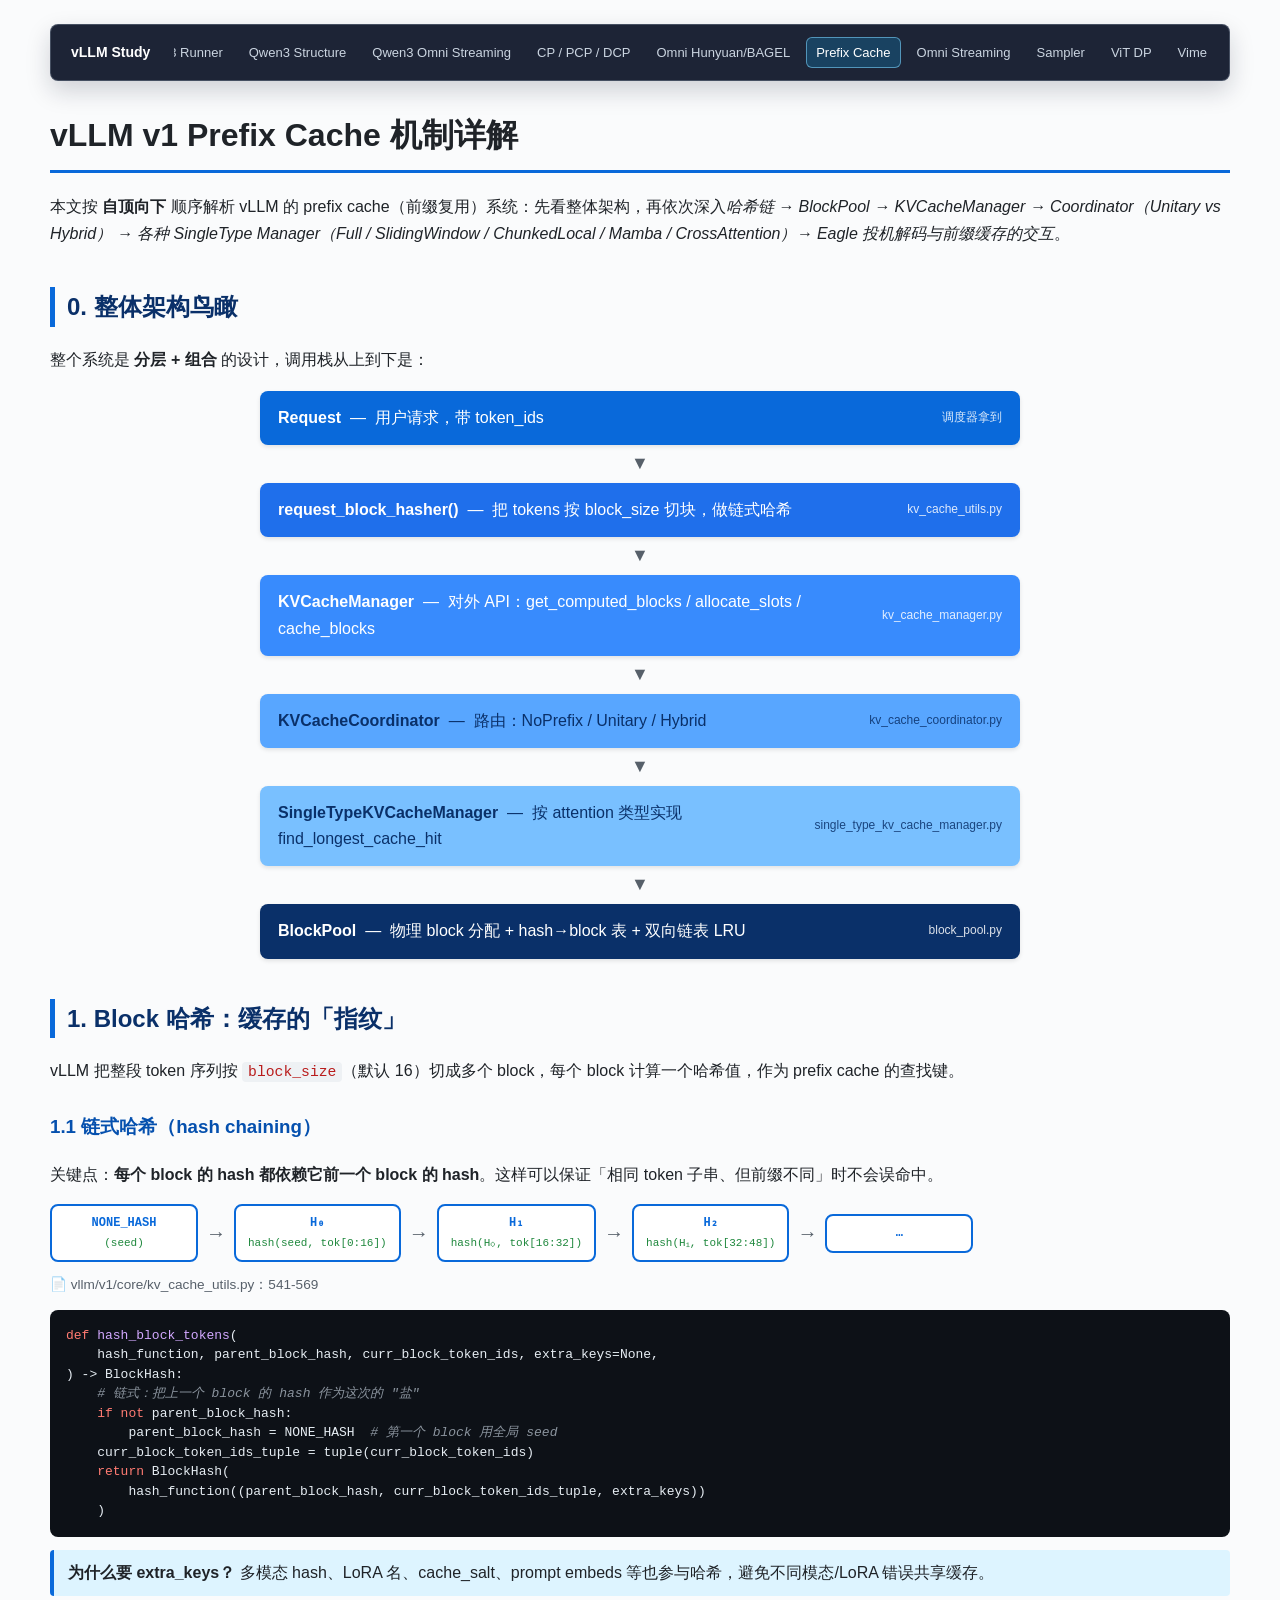
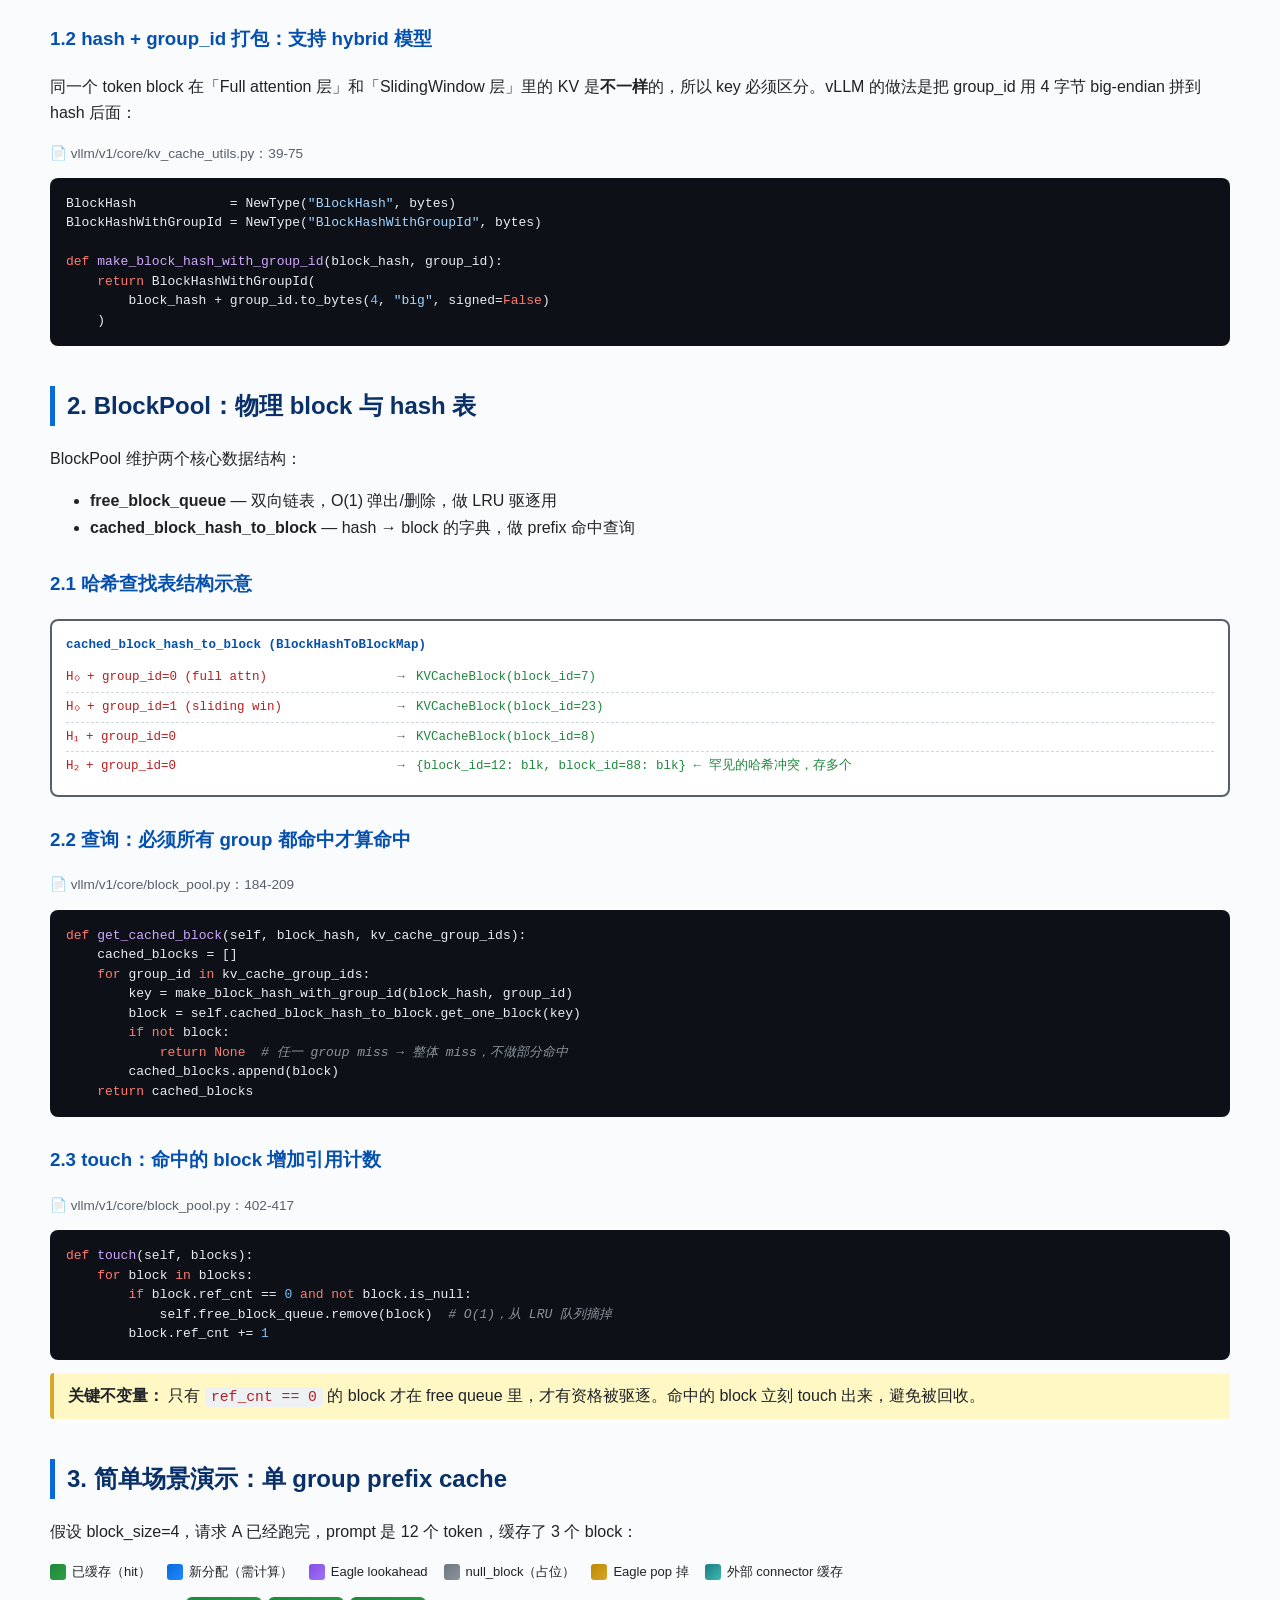
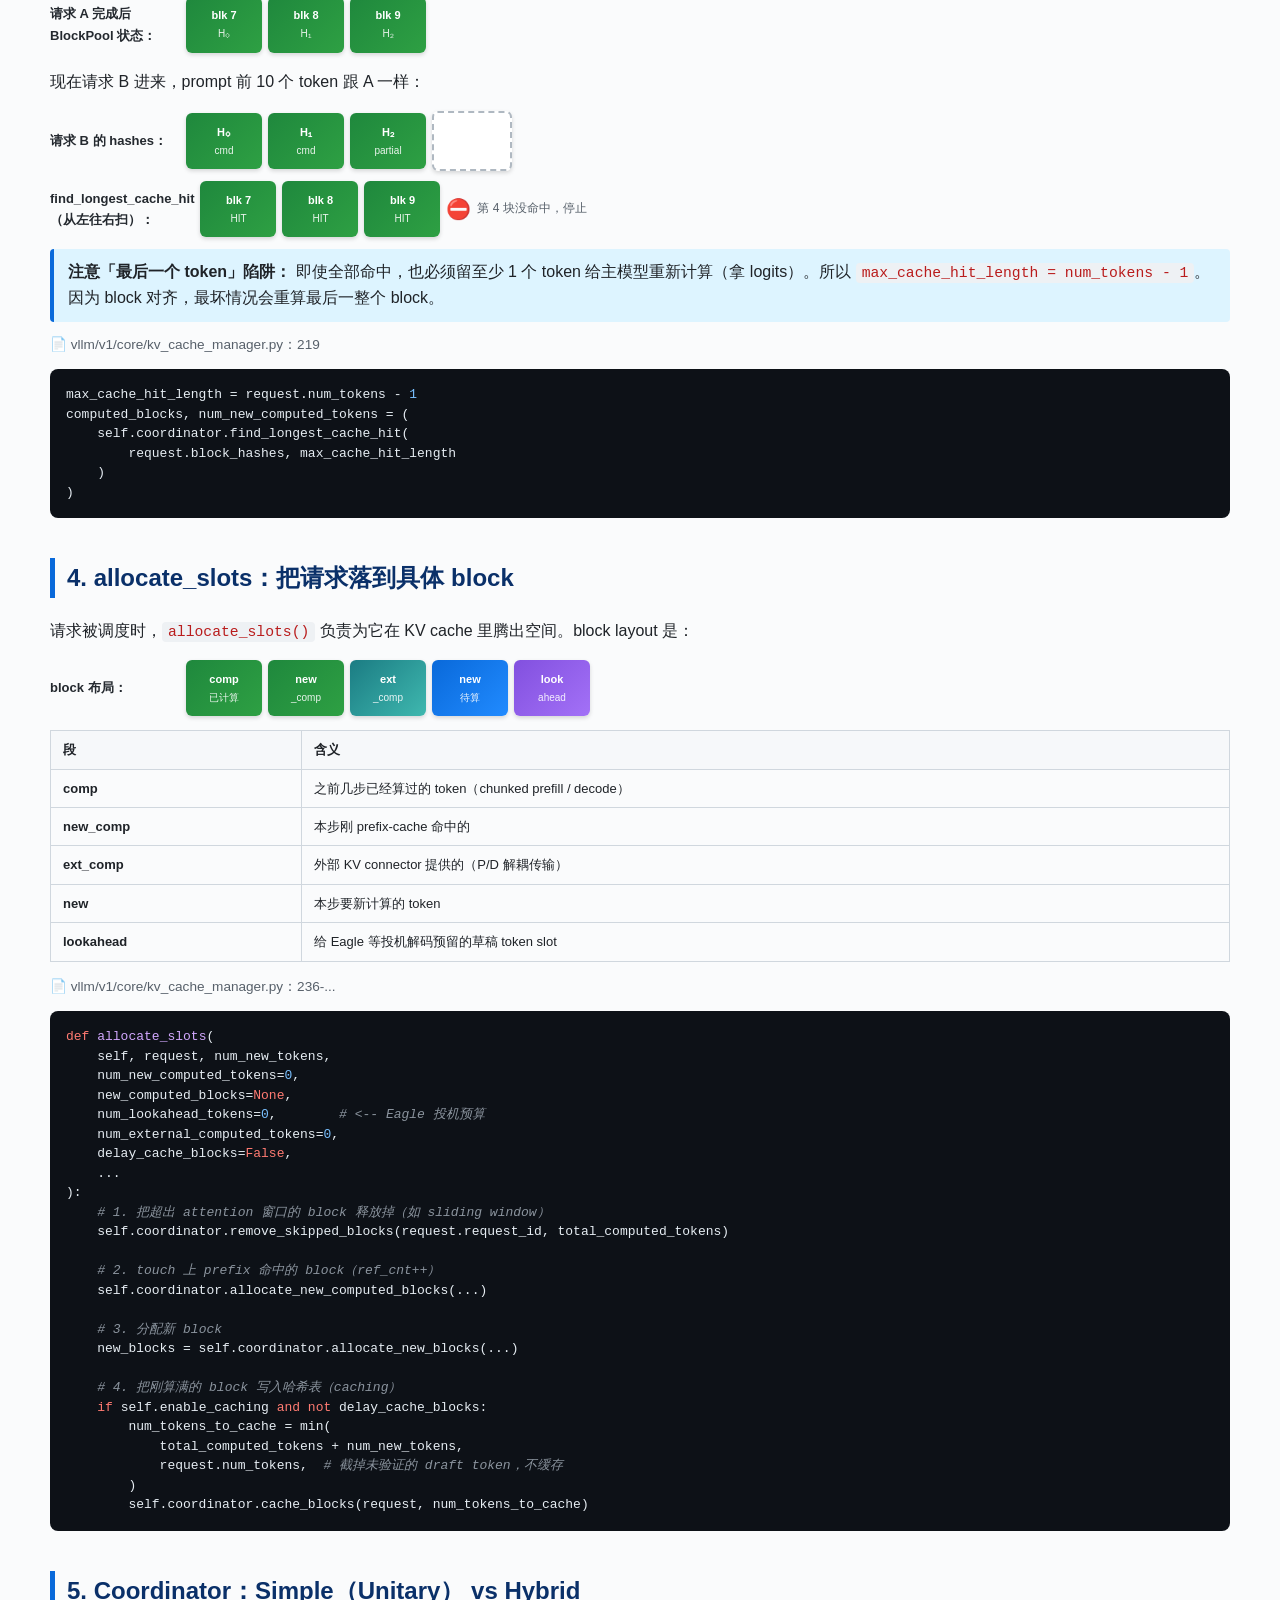
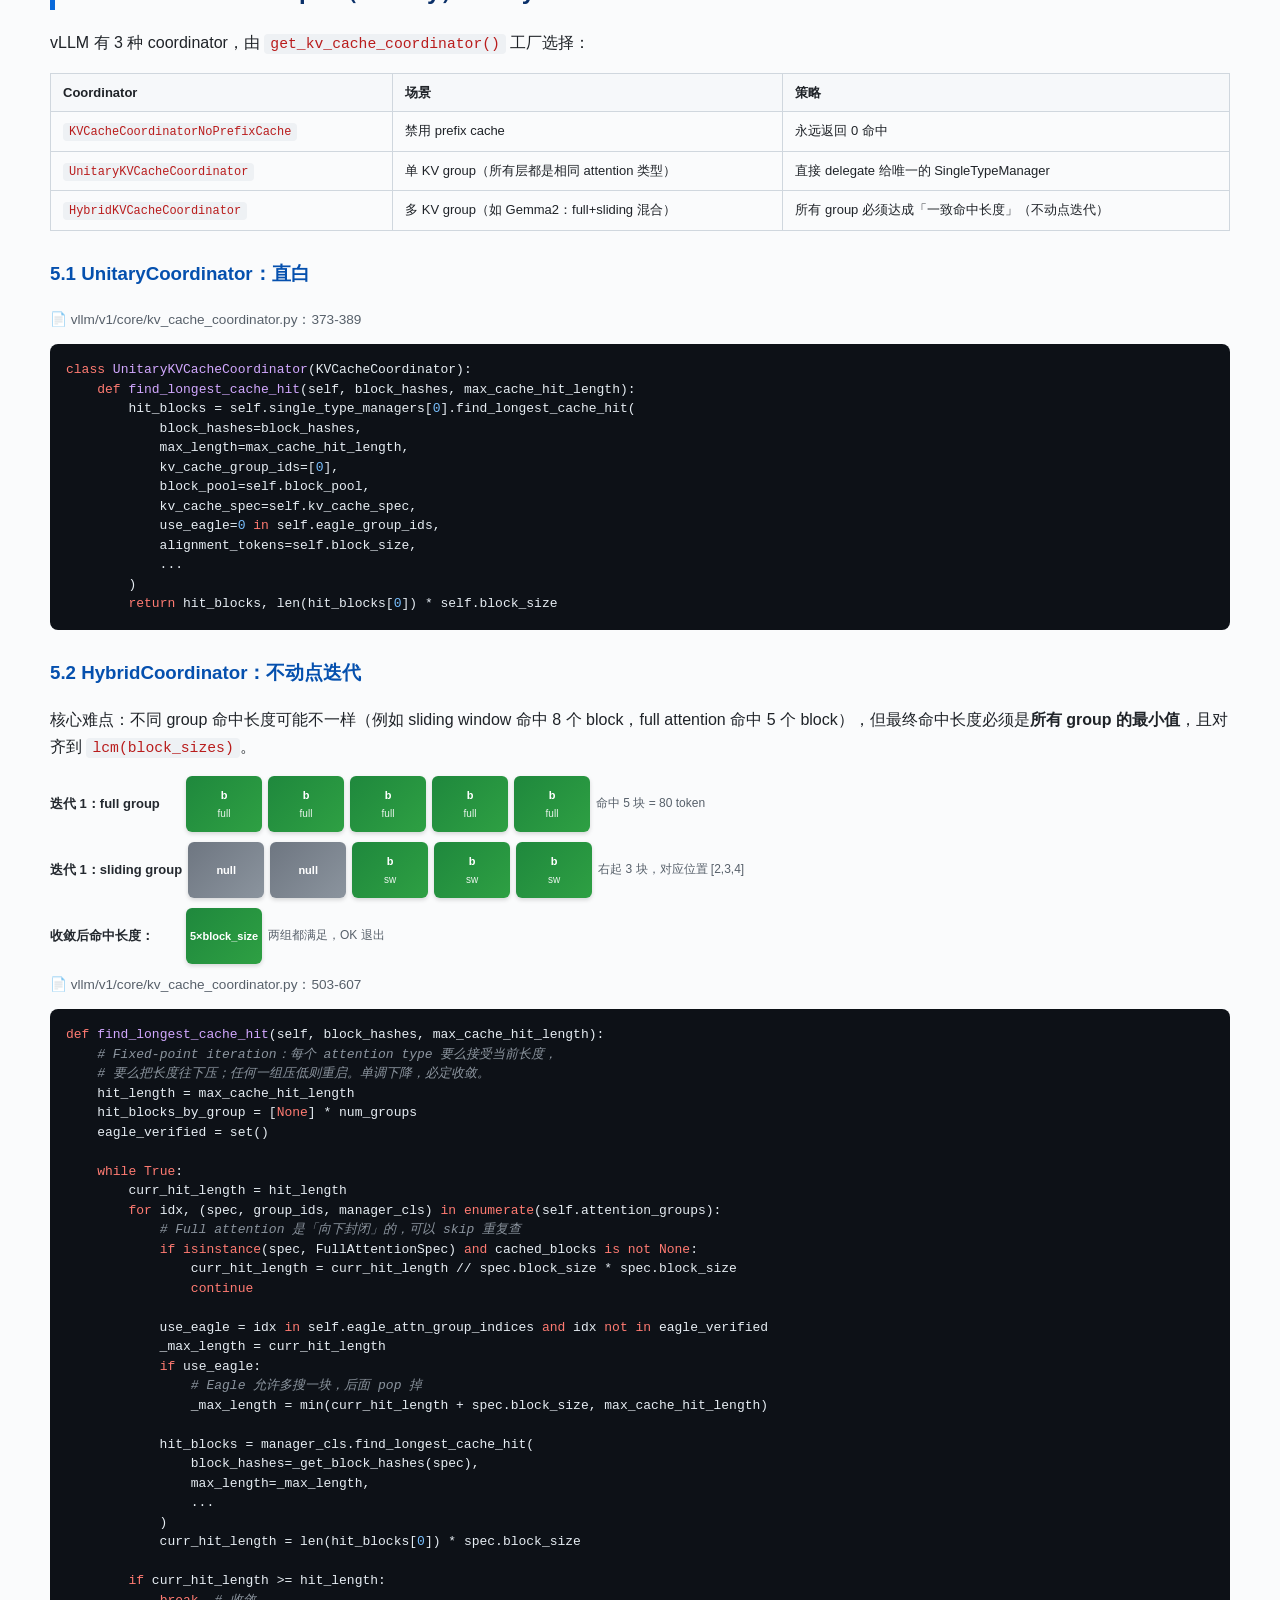
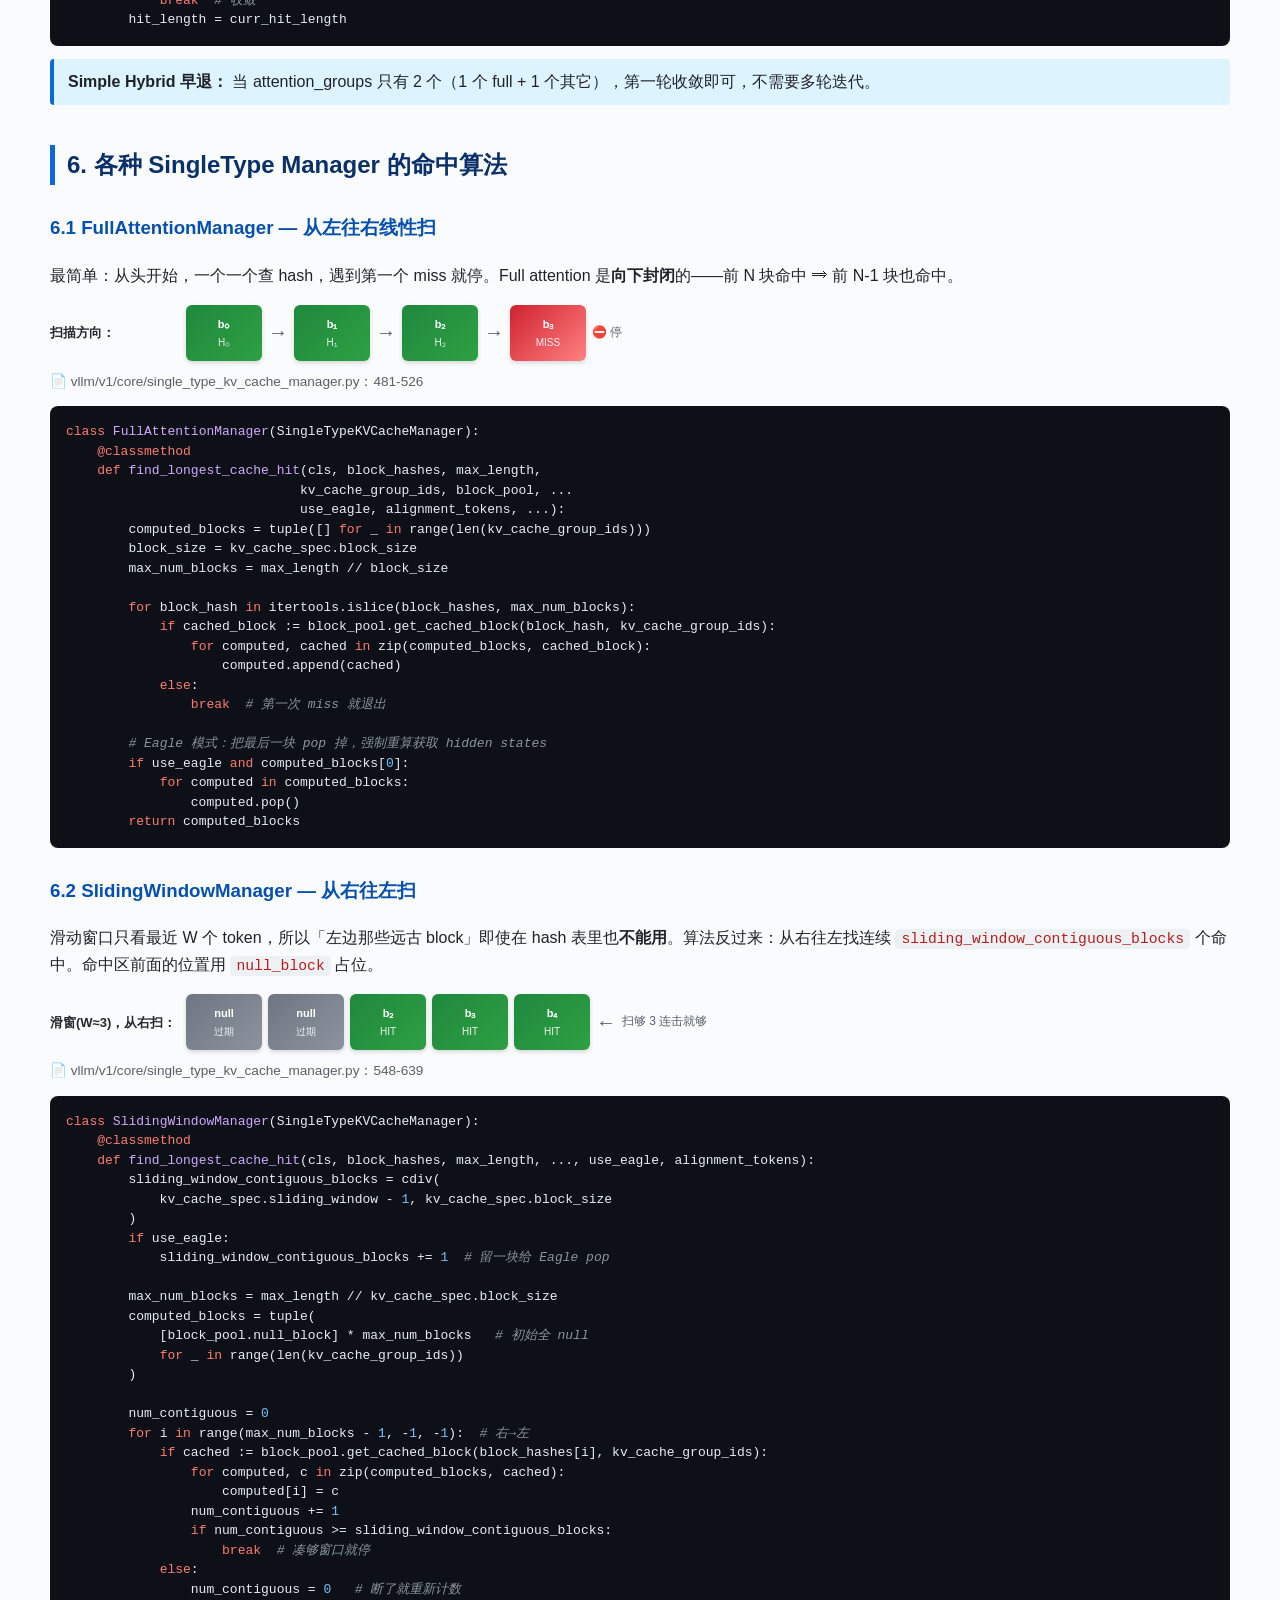
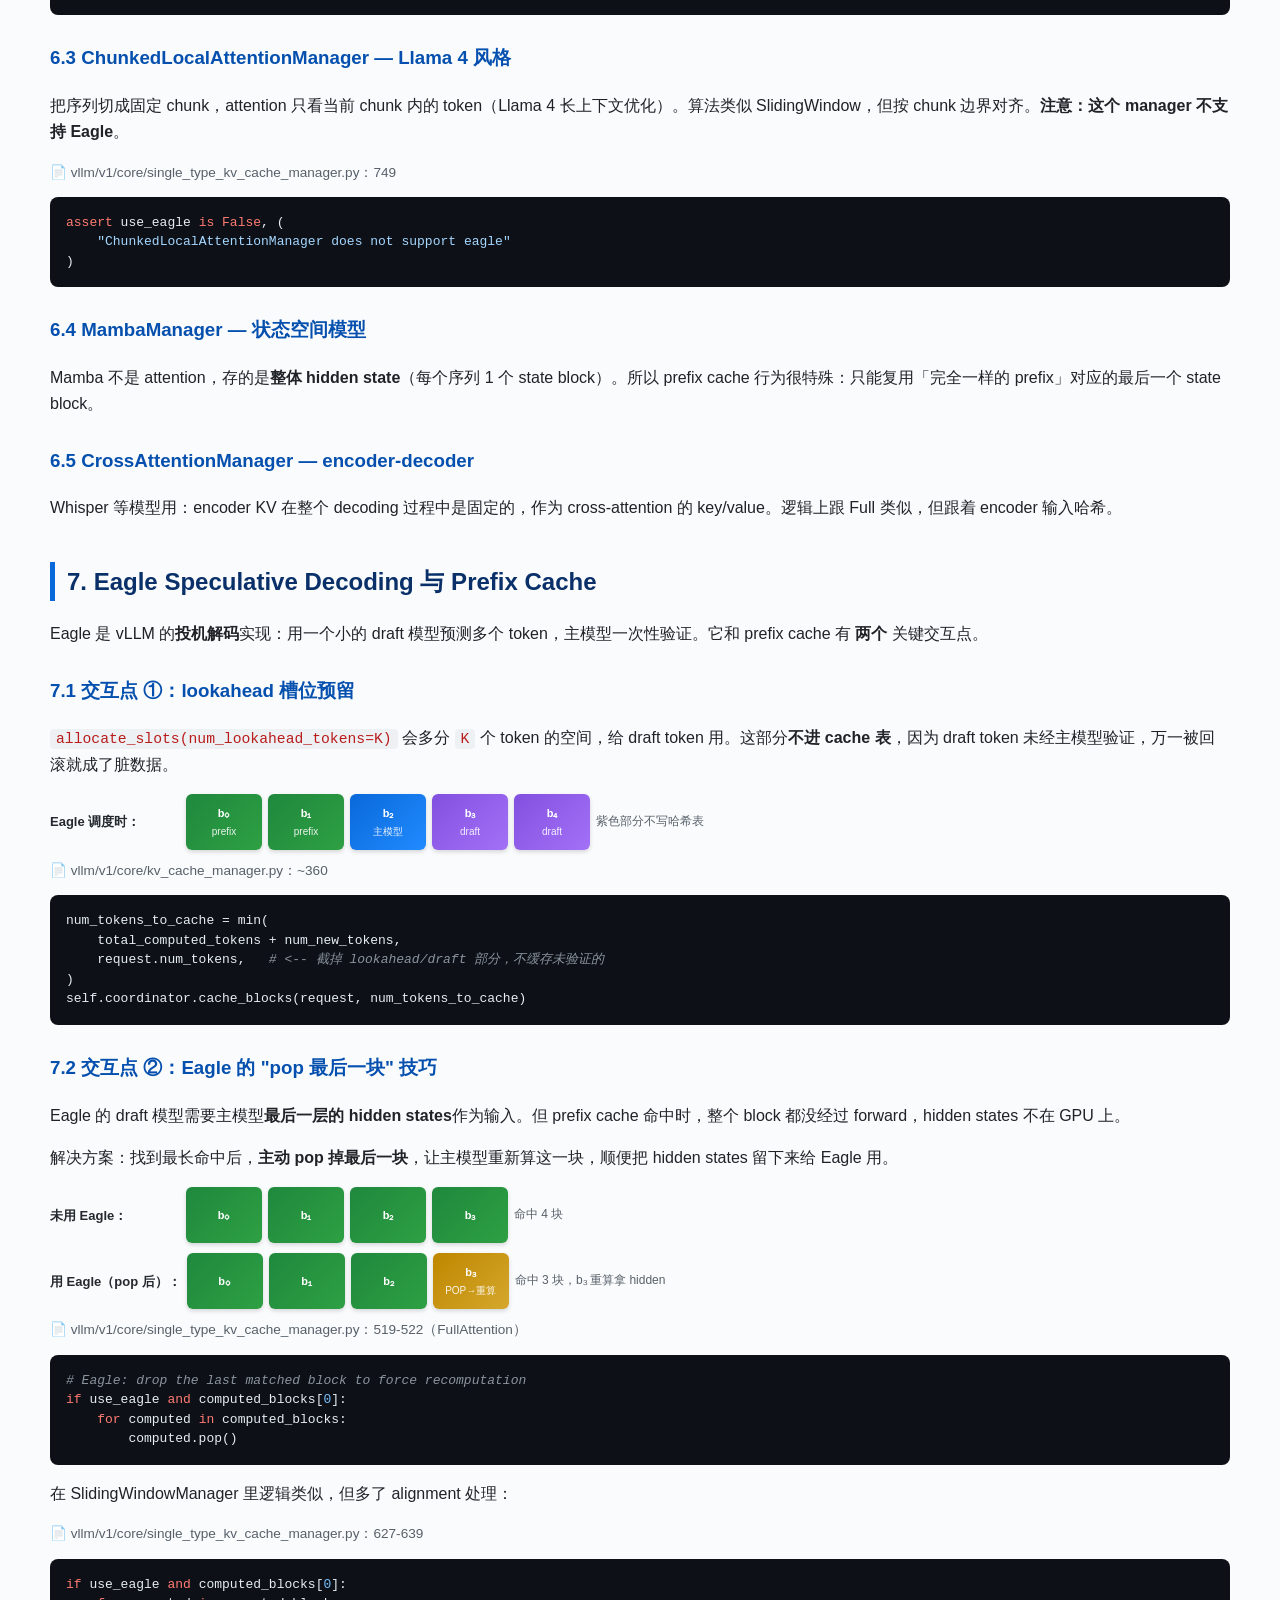
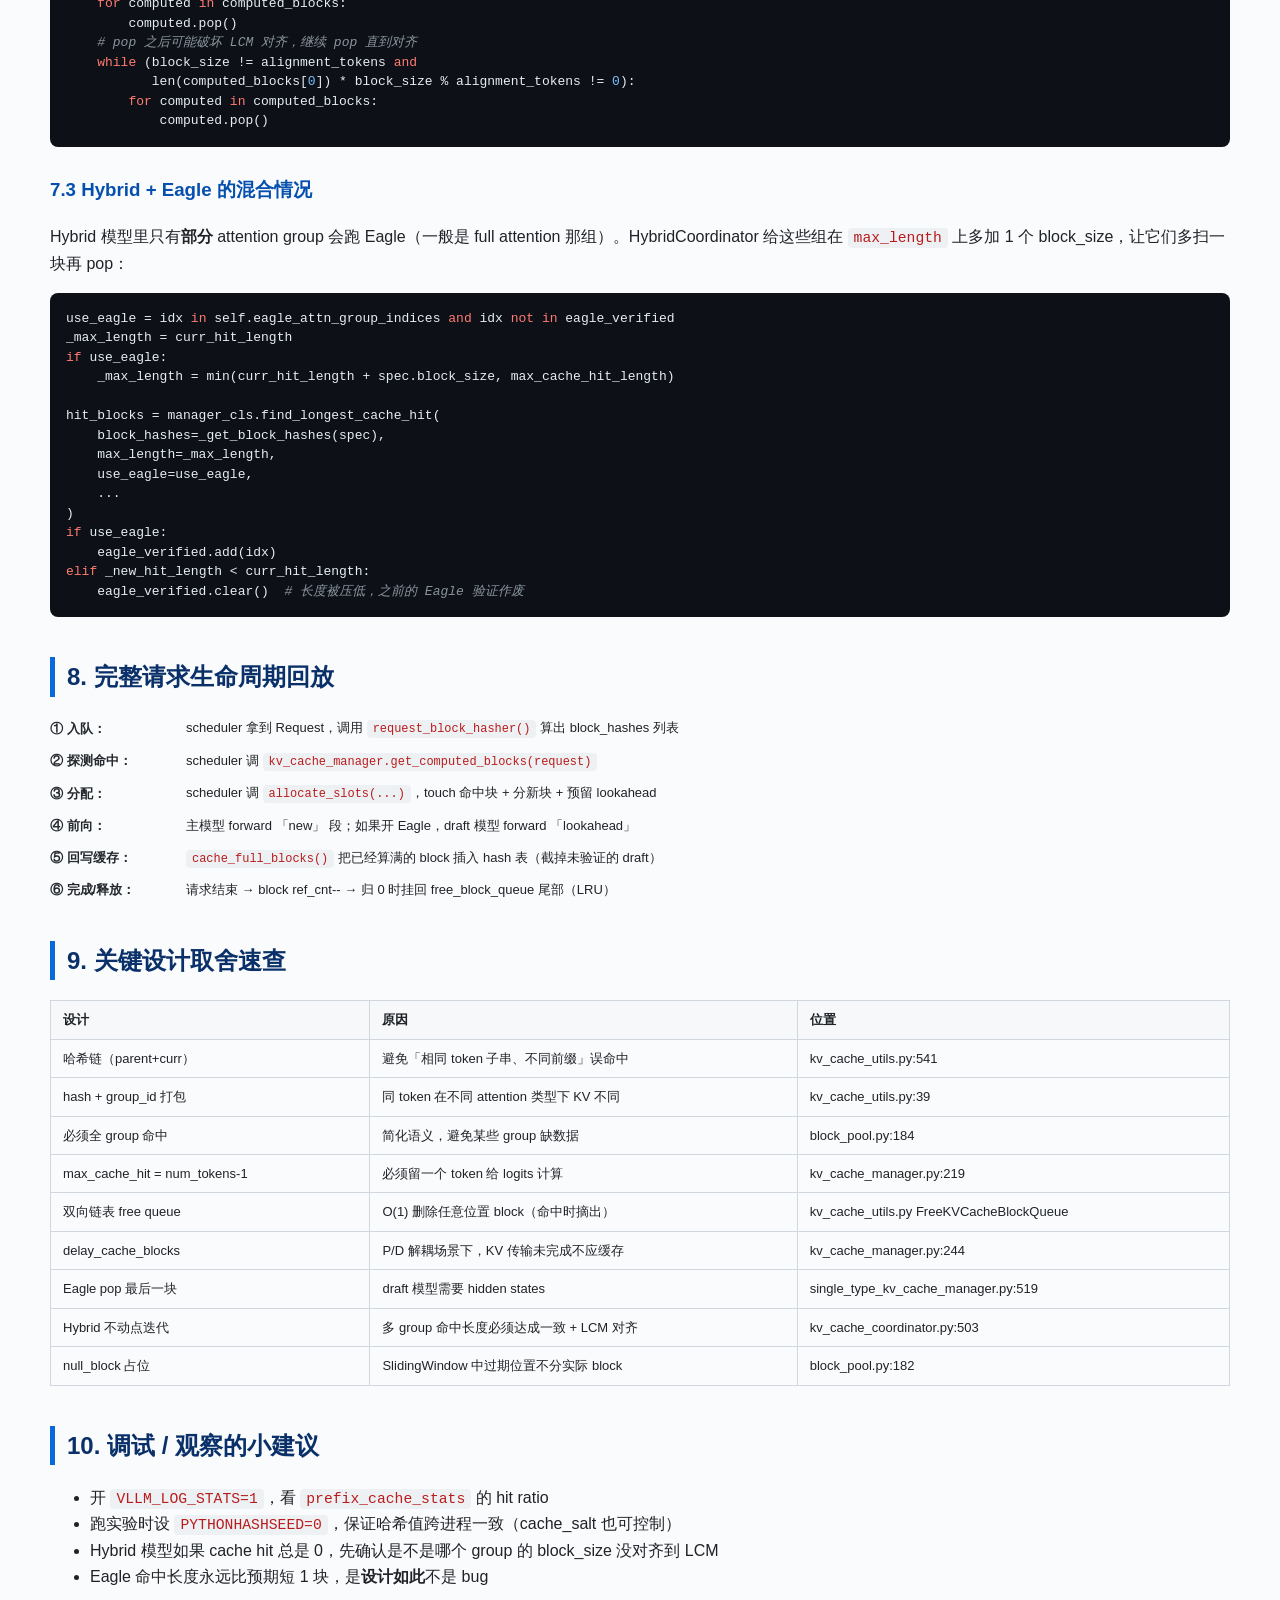
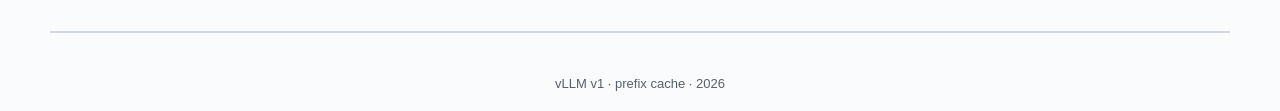
<file: site/vllm_prefix_cache.html>
<!DOCTYPE html>
<html lang="zh-CN">
<head>
<meta charset="UTF-8">
<title>vLLM Prefix Cache 机制详解</title>
<style>
  body {
    font-family: -apple-system, "PingFang SC", "Microsoft YaHei", sans-serif;
    max-width: 1180px; margin: 24px auto; padding: 0 24px;
    color: #1f2328; background: #fafbfc; line-height: 1.65;
  }
  h1 { border-bottom: 3px solid #0969da; padding-bottom: 8px; }
  h2 { border-left: 5px solid #0969da; padding-left: 12px; margin-top: 40px; color: #0a3069; }
  h3 { color: #0550ae; margin-top: 28px; }
  code, pre { font-family: "JetBrains Mono", "Fira Code", Consolas, monospace; }
  code { background: #eef1f4; padding: 2px 6px; border-radius: 4px; font-size: 0.92em; color: #b91c1c; }
  pre { background: #0d1117; color: #e6edf3; padding: 16px; border-radius: 8px;
        overflow-x: auto; font-size: 13px; line-height: 1.5; }
  pre .cm { color: #8b949e; font-style: italic; }
  pre .kw { color: #ff7b72; }
  pre .fn { color: #d2a8ff; }
  pre .str { color: #a5d6ff; }
  pre .num { color: #79c0ff; }
  .file-ref { font-size: 0.85em; color: #57606a; margin-bottom: 6px; }
  .file-ref a { color: #0969da; text-decoration: none; }
  .note {
    background: #fff8c5; border-left: 4px solid #d4a72c;
    padding: 10px 14px; margin: 12px 0; border-radius: 4px;
  }
  .tip {
    background: #ddf4ff; border-left: 4px solid #0969da;
    padding: 10px 14px; margin: 12px 0; border-radius: 4px;
  }
  .danger {
    background: #ffebe9; border-left: 4px solid #cf222e;
    padding: 10px 14px; margin: 12px 0; border-radius: 4px;
  }

  /* --- KV Block visualization --- */
  .kv-row { display: flex; align-items: center; gap: 6px; margin: 10px 0; flex-wrap: wrap; }
  .kv-label { font-weight: 600; min-width: 130px; color: #24292f; font-size: 13px; }
  .kv-block {
    width: 76px; height: 56px; border-radius: 6px;
    display: flex; flex-direction: column; align-items: center; justify-content: center;
    font-size: 11px; color: #fff; font-weight: 600;
    box-shadow: 0 2px 4px rgba(0,0,0,0.15);
    position: relative;
  }
  .kv-block small { font-size: 10px; opacity: 0.9; font-weight: 400; margin-top: 2px; }
  .blk-cached  { background: linear-gradient(135deg, #1f883d, #2ea043); }
  .blk-new     { background: linear-gradient(135deg, #0969da, #218bff); }
  .blk-look    { background: linear-gradient(135deg, #8250df, #a371f7); }
  .blk-null    { background: linear-gradient(135deg, #6e7681, #8b949e); }
  .blk-evict   { background: linear-gradient(135deg, #cf222e, #ff8182); }
  .blk-drop    { background: linear-gradient(135deg, #bf8700, #d4a72c); }
  .blk-external{ background: linear-gradient(135deg, #1b7c83, #3fb8af); }
  .blk-empty {
    width: 76px; height: 56px; border: 2px dashed #afb8c1; border-radius: 6px;
    background: #fff;
  }
  .arrow { font-size: 20px; color: #57606a; }
  .legend { display: flex; gap: 16px; flex-wrap: wrap; margin: 14px 0; font-size: 13px; }
  .legend-item { display: flex; align-items: center; gap: 6px; }
  .legend-swatch { width: 16px; height: 16px; border-radius: 3px; }

  table { width: 100%; border-collapse: collapse; margin: 14px 0; font-size: 13px; }
  th, td { border: 1px solid #d0d7de; padding: 8px 12px; text-align: left; vertical-align: top; }
  th { background: #f6f8fa; }

  /* --- Architecture stack --- */
  .stack { display: flex; flex-direction: column; gap: 4px; max-width: 760px; margin: 18px auto; }
  .stack-layer {
    padding: 14px 18px; border-radius: 8px; color: white;
    box-shadow: 0 2px 4px rgba(0,0,0,0.1);
    display: flex; justify-content: space-between; align-items: center;
  }
  .stack-layer small { opacity: 0.85; font-size: 12px; }
  .layer-1 { background: #0969da; }
  .layer-2 { background: #1f6feb; }
  .layer-3 { background: #388bfd; }
  .layer-4 { background: #58a6ff; color: #0a3069; }
  .layer-5 { background: #79c0ff; color: #0a3069; }
  .stack-arrow { text-align: center; color: #57606a; font-size: 18px; }

  /* hash chain */
  .chain { display: flex; align-items: center; gap: 8px; flex-wrap: wrap; margin: 12px 0; }
  .chain-node {
    background: #fff; border: 2px solid #0969da; border-radius: 8px;
    padding: 8px 12px; font-family: monospace; font-size: 12px; min-width: 120px;
    text-align: center;
  }
  .chain-node .h { color: #0969da; font-weight: 700; }
  .chain-node .t { color: #1f883d; font-size: 11px; }

  /* hash map */
  .hashmap {
    background: white; border: 2px solid #57606a; border-radius: 8px;
    padding: 14px; margin: 14px 0; font-family: monospace; font-size: 12.5px;
  }
  .hashmap-row {
    display: flex; padding: 4px 0; border-bottom: 1px dashed #d0d7de;
  }
  .hashmap-row:last-child { border-bottom: none; }
  .hashmap-key { width: 320px; color: #b91c1c; }
  .hashmap-arrow { width: 30px; text-align: center; color: #57606a; }
  .hashmap-val { color: #1f883d; }

  .twocol { display: grid; grid-template-columns: 1fr 1fr; gap: 20px; }
  @media (max-width: 900px) { .twocol { grid-template-columns: 1fr; } }
</style>
<link rel="stylesheet" href="./nav.css">
</head>
<body>
<nav class="study-topnav" aria-label="Study note navigation">
  <a class="study-topnav__brand" href="./">vLLM Study</a>
  <div class="study-topnav__links">
    <a class="study-topnav__link" href="./">DeepSeek V3 FusedMoE</a>
    <a class="study-topnav__link" href="./qwen3_model_runner.html">Qwen3 Runner</a>
    <a class="study-topnav__link" href="./qwen3_structure.html">Qwen3 Structure</a>
    <a class="study-topnav__link" href="./vllm_cp_pcp_dcp.html">CP / PCP / DCP</a>
    <a class="study-topnav__link" href="./vllm_prefix_cache.html" aria-current="page">Prefix Cache</a>
    <a class="study-topnav__link" href="./vllm_vit_dp.html">ViT DP</a>
    <a class="study-topnav__link" href="./vime_framework.html">Vime</a>
  </div>
</nav>

<h1>vLLM v1 Prefix Cache 机制详解</h1>

<p>本文按 <strong>自顶向下</strong> 顺序解析 vLLM 的 prefix cache（前缀复用）系统：先看整体架构，再依次深入<em>哈希链 → BlockPool → KVCacheManager → Coordinator（Unitary vs Hybrid） → 各种 SingleType Manager（Full / SlidingWindow / ChunkedLocal / Mamba / CrossAttention）→ Eagle 投机解码与前缀缓存的交互</em>。</p>

<h2>0. 整体架构鸟瞰</h2>

<p>整个系统是 <strong>分层 + 组合</strong> 的设计，调用栈从上到下是：</p>

<div class="stack">
  <div class="stack-layer layer-1">
    <span><b>Request</b> &nbsp;—&nbsp; 用户请求，带 token_ids</span>
    <small>调度器拿到</small>
  </div>
  <div class="stack-arrow">▼</div>
  <div class="stack-layer layer-2">
    <span><b>request_block_hasher()</b> &nbsp;—&nbsp; 把 tokens 按 block_size 切块，做链式哈希</span>
    <small>kv_cache_utils.py</small>
  </div>
  <div class="stack-arrow">▼</div>
  <div class="stack-layer layer-3">
    <span><b>KVCacheManager</b> &nbsp;—&nbsp; 对外 API：get_computed_blocks / allocate_slots / cache_blocks</span>
    <small>kv_cache_manager.py</small>
  </div>
  <div class="stack-arrow">▼</div>
  <div class="stack-layer layer-4">
    <span><b>KVCacheCoordinator</b> &nbsp;—&nbsp; 路由：NoPrefix / Unitary / Hybrid</span>
    <small>kv_cache_coordinator.py</small>
  </div>
  <div class="stack-arrow">▼</div>
  <div class="stack-layer layer-5">
    <span><b>SingleTypeKVCacheManager</b> &nbsp;—&nbsp; 按 attention 类型实现 find_longest_cache_hit</span>
    <small>single_type_kv_cache_manager.py</small>
  </div>
  <div class="stack-arrow">▼</div>
  <div class="stack-layer layer-5" style="background:#0a3069;color:white;">
    <span><b>BlockPool</b> &nbsp;—&nbsp; 物理 block 分配 + hash→block 表 + 双向链表 LRU</span>
    <small>block_pool.py</small>
  </div>
</div>

<h2>1. Block 哈希：缓存的「指纹」</h2>

<p>vLLM 把整段 token 序列按 <code>block_size</code>（默认 16）切成多个 block，每个 block 计算一个哈希值，作为 prefix cache 的查找键。</p>

<h3>1.1 链式哈希（hash chaining）</h3>

<p>关键点：<strong>每个 block 的 hash 都依赖它前一个 block 的 hash</strong>。这样可以保证「相同 token 子串、但前缀不同」时不会误命中。</p>

<div class="chain">
  <div class="chain-node"><div class="h">NONE_HASH</div><div class="t">(seed)</div></div>
  <span class="arrow">→</span>
  <div class="chain-node"><div class="h">H₀</div><div class="t">hash(seed, tok[0:16])</div></div>
  <span class="arrow">→</span>
  <div class="chain-node"><div class="h">H₁</div><div class="t">hash(H₀, tok[16:32])</div></div>
  <span class="arrow">→</span>
  <div class="chain-node"><div class="h">H₂</div><div class="t">hash(H₁, tok[32:48])</div></div>
  <span class="arrow">→</span>
  <div class="chain-node"><div class="h">…</div></div>
</div>

<div class="file-ref">📄 vllm/v1/core/kv_cache_utils.py：541-569</div>
<pre><span class="kw">def</span> <span class="fn">hash_block_tokens</span>(
    hash_function, parent_block_hash, curr_block_token_ids, extra_keys=None,
) -> BlockHash:
    <span class="cm"># 链式：把上一个 block 的 hash 作为这次的 "盐"</span>
    <span class="kw">if not</span> parent_block_hash:
        parent_block_hash = NONE_HASH  <span class="cm"># 第一个 block 用全局 seed</span>
    curr_block_token_ids_tuple = tuple(curr_block_token_ids)
    <span class="kw">return</span> BlockHash(
        hash_function((parent_block_hash, curr_block_token_ids_tuple, extra_keys))
    )</pre>

<div class="tip">
<b>为什么要 extra_keys？</b> 多模态 hash、LoRA 名、cache_salt、prompt embeds 等也参与哈希，避免不同模态/LoRA 错误共享缓存。
</div>

<h3>1.2 hash + group_id 打包：支持 hybrid 模型</h3>

<p>同一个 token block 在「Full attention 层」和「SlidingWindow 层」里的 KV 是<strong>不一样</strong>的，所以 key 必须区分。vLLM 的做法是把 group_id 用 4 字节 big-endian 拼到 hash 后面：</p>

<div class="file-ref">📄 vllm/v1/core/kv_cache_utils.py：39-75</div>
<pre>BlockHash            = NewType(<span class="str">"BlockHash"</span>, bytes)
BlockHashWithGroupId = NewType(<span class="str">"BlockHashWithGroupId"</span>, bytes)

<span class="kw">def</span> <span class="fn">make_block_hash_with_group_id</span>(block_hash, group_id):
    <span class="kw">return</span> BlockHashWithGroupId(
        block_hash + group_id.to_bytes(<span class="num">4</span>, <span class="str">"big"</span>, signed=<span class="kw">False</span>)
    )</pre>

<h2>2. BlockPool：物理 block 与 hash 表</h2>

<p>BlockPool 维护两个核心数据结构：</p>
<ul>
  <li><b>free_block_queue</b> — 双向链表，O(1) 弹出/删除，做 LRU 驱逐用</li>
  <li><b>cached_block_hash_to_block</b> — hash → block 的字典，做 prefix 命中查询</li>
</ul>

<h3>2.1 哈希查找表结构示意</h3>

<div class="hashmap">
  <div style="font-weight:600;margin-bottom:8px;color:#0550ae;">cached_block_hash_to_block (BlockHashToBlockMap)</div>
  <div class="hashmap-row">
    <span class="hashmap-key">H₀ + group_id=0 (full attn)</span>
    <span class="hashmap-arrow">→</span>
    <span class="hashmap-val">KVCacheBlock(block_id=7)</span>
  </div>
  <div class="hashmap-row">
    <span class="hashmap-key">H₀ + group_id=1 (sliding win)</span>
    <span class="hashmap-arrow">→</span>
    <span class="hashmap-val">KVCacheBlock(block_id=23)</span>
  </div>
  <div class="hashmap-row">
    <span class="hashmap-key">H₁ + group_id=0</span>
    <span class="hashmap-arrow">→</span>
    <span class="hashmap-val">KVCacheBlock(block_id=8)</span>
  </div>
  <div class="hashmap-row">
    <span class="hashmap-key">H₂ + group_id=0</span>
    <span class="hashmap-arrow">→</span>
    <span class="hashmap-val">{block_id=12: blk, block_id=88: blk} ← 罕见的哈希冲突，存多个</span>
  </div>
</div>

<h3>2.2 查询：必须所有 group 都命中才算命中</h3>

<div class="file-ref">📄 vllm/v1/core/block_pool.py：184-209</div>
<pre><span class="kw">def</span> <span class="fn">get_cached_block</span>(self, block_hash, kv_cache_group_ids):
    cached_blocks = []
    <span class="kw">for</span> group_id <span class="kw">in</span> kv_cache_group_ids:
        key = make_block_hash_with_group_id(block_hash, group_id)
        block = self.cached_block_hash_to_block.get_one_block(key)
        <span class="kw">if not</span> block:
            <span class="kw">return None</span>  <span class="cm"># 任一 group miss → 整体 miss，不做部分命中</span>
        cached_blocks.append(block)
    <span class="kw">return</span> cached_blocks</pre>

<h3>2.3 touch：命中的 block 增加引用计数</h3>

<div class="file-ref">📄 vllm/v1/core/block_pool.py：402-417</div>
<pre><span class="kw">def</span> <span class="fn">touch</span>(self, blocks):
    <span class="kw">for</span> block <span class="kw">in</span> blocks:
        <span class="kw">if</span> block.ref_cnt == <span class="num">0</span> <span class="kw">and not</span> block.is_null:
            self.free_block_queue.remove(block)  <span class="cm"># O(1)，从 LRU 队列摘掉</span>
        block.ref_cnt += <span class="num">1</span></pre>

<div class="note">
<b>关键不变量：</b> 只有 <code>ref_cnt == 0</code> 的 block 才在 free queue 里，才有资格被驱逐。命中的 block 立刻 touch 出来，避免被回收。
</div>

<h2>3. 简单场景演示：单 group prefix cache</h2>

<p>假设 block_size=4，请求 A 已经跑完，prompt 是 12 个 token，缓存了 3 个 block：</p>

<div class="legend">
  <div class="legend-item"><span class="legend-swatch blk-cached"></span>已缓存（hit）</div>
  <div class="legend-item"><span class="legend-swatch blk-new"></span>新分配（需计算）</div>
  <div class="legend-item"><span class="legend-swatch blk-look"></span>Eagle lookahead</div>
  <div class="legend-item"><span class="legend-swatch blk-null"></span>null_block（占位）</div>
  <div class="legend-item"><span class="legend-swatch blk-drop"></span>Eagle pop 掉</div>
  <div class="legend-item"><span class="legend-swatch blk-external"></span>外部 connector 缓存</div>
</div>

<div class="kv-row">
  <div class="kv-label">请求 A 完成后<br>BlockPool 状态：</div>
  <div class="kv-block blk-cached">blk 7<br><small>H₀</small></div>
  <div class="kv-block blk-cached">blk 8<br><small>H₁</small></div>
  <div class="kv-block blk-cached">blk 9<br><small>H₂</small></div>
</div>

<p>现在请求 B 进来，prompt 前 10 个 token 跟 A 一样：</p>

<div class="kv-row">
  <div class="kv-label">请求 B 的 hashes：</div>
  <div class="kv-block blk-cached">H₀<br><small>cmd</small></div>
  <div class="kv-block blk-cached">H₁<br><small>cmd</small></div>
  <div class="kv-block blk-cached">H₂<br><small>partial</small></div>
  <div class="kv-block blk-empty">?</div>
</div>

<div class="kv-row">
  <div class="kv-label">find_longest_cache_hit<br>（从左往右扫）：</div>
  <div class="kv-block blk-cached">blk 7<br><small>HIT</small></div>
  <div class="kv-block blk-cached">blk 8<br><small>HIT</small></div>
  <div class="kv-block blk-cached">blk 9<br><small>HIT</small></div>
  <span class="arrow">⛔</span>
  <span style="font-size:12px;color:#57606a;">第 4 块没命中，停止</span>
</div>

<div class="tip">
<b>注意「最后一个 token」陷阱：</b> 即使全部命中，也必须留至少 1 个 token 给主模型重新计算（拿 logits）。所以 <code>max_cache_hit_length = num_tokens - 1</code>。因为 block 对齐，最坏情况会重算最后一整个 block。
</div>

<div class="file-ref">📄 vllm/v1/core/kv_cache_manager.py：219</div>
<pre>max_cache_hit_length = request.num_tokens - <span class="num">1</span>
computed_blocks, num_new_computed_tokens = (
    self.coordinator.find_longest_cache_hit(
        request.block_hashes, max_cache_hit_length
    )
)</pre>

<h2>4. allocate_slots：把请求落到具体 block</h2>

<p>请求被调度时，<code>allocate_slots()</code> 负责为它在 KV cache 里腾出空间。block layout 是：</p>

<div class="kv-row">
  <div class="kv-label">block 布局：</div>
  <div class="kv-block blk-cached">comp<br><small>已计算</small></div>
  <div class="kv-block blk-cached">new<br><small>_comp</small></div>
  <div class="kv-block blk-external">ext<br><small>_comp</small></div>
  <div class="kv-block blk-new">new<br><small>待算</small></div>
  <div class="kv-block blk-look">look<br><small>ahead</small></div>
</div>

<table>
  <tr><th>段</th><th>含义</th></tr>
  <tr><td><b>comp</b></td><td>之前几步已经算过的 token（chunked prefill / decode）</td></tr>
  <tr><td><b>new_comp</b></td><td>本步刚 prefix-cache 命中的</td></tr>
  <tr><td><b>ext_comp</b></td><td>外部 KV connector 提供的（P/D 解耦传输）</td></tr>
  <tr><td><b>new</b></td><td>本步要新计算的 token</td></tr>
  <tr><td><b>lookahead</b></td><td>给 Eagle 等投机解码预留的草稿 token slot</td></tr>
</table>

<div class="file-ref">📄 vllm/v1/core/kv_cache_manager.py：236-...</div>
<pre><span class="kw">def</span> <span class="fn">allocate_slots</span>(
    self, request, num_new_tokens,
    num_new_computed_tokens=<span class="num">0</span>,
    new_computed_blocks=<span class="kw">None</span>,
    num_lookahead_tokens=<span class="num">0</span>,        <span class="cm"># &lt;-- Eagle 投机预算</span>
    num_external_computed_tokens=<span class="num">0</span>,
    delay_cache_blocks=<span class="kw">False</span>,
    ...
):
    <span class="cm"># 1. 把超出 attention 窗口的 block 释放掉（如 sliding window）</span>
    self.coordinator.remove_skipped_blocks(request.request_id, total_computed_tokens)

    <span class="cm"># 2. touch 上 prefix 命中的 block（ref_cnt++）</span>
    self.coordinator.allocate_new_computed_blocks(...)

    <span class="cm"># 3. 分配新 block</span>
    new_blocks = self.coordinator.allocate_new_blocks(...)

    <span class="cm"># 4. 把刚算满的 block 写入哈希表（caching）</span>
    <span class="kw">if</span> self.enable_caching <span class="kw">and not</span> delay_cache_blocks:
        num_tokens_to_cache = min(
            total_computed_tokens + num_new_tokens,
            request.num_tokens,  <span class="cm"># 截掉未验证的 draft token，不缓存</span>
        )
        self.coordinator.cache_blocks(request, num_tokens_to_cache)</pre>

<h2>5. Coordinator：Simple（Unitary） vs Hybrid</h2>

<p>vLLM 有 3 种 coordinator，由 <code>get_kv_cache_coordinator()</code> 工厂选择：</p>

<table>
<tr><th>Coordinator</th><th>场景</th><th>策略</th></tr>
<tr><td><code>KVCacheCoordinatorNoPrefixCache</code></td><td>禁用 prefix cache</td><td>永远返回 0 命中</td></tr>
<tr><td><code>UnitaryKVCacheCoordinator</code></td><td>单 KV group（所有层都是相同 attention 类型）</td><td>直接 delegate 给唯一的 SingleTypeManager</td></tr>
<tr><td><code>HybridKVCacheCoordinator</code></td><td>多 KV group（如 Gemma2：full+sliding 混合）</td><td>所有 group 必须达成「一致命中长度」（不动点迭代）</td></tr>
</table>

<h3>5.1 UnitaryCoordinator：直白</h3>

<div class="file-ref">📄 vllm/v1/core/kv_cache_coordinator.py：373-389</div>
<pre><span class="kw">class</span> <span class="fn">UnitaryKVCacheCoordinator</span>(KVCacheCoordinator):
    <span class="kw">def</span> <span class="fn">find_longest_cache_hit</span>(self, block_hashes, max_cache_hit_length):
        hit_blocks = self.single_type_managers[<span class="num">0</span>].find_longest_cache_hit(
            block_hashes=block_hashes,
            max_length=max_cache_hit_length,
            kv_cache_group_ids=[<span class="num">0</span>],
            block_pool=self.block_pool,
            kv_cache_spec=self.kv_cache_spec,
            use_eagle=<span class="num">0</span> <span class="kw">in</span> self.eagle_group_ids,
            alignment_tokens=self.block_size,
            ...
        )
        <span class="kw">return</span> hit_blocks, len(hit_blocks[<span class="num">0</span>]) * self.block_size</pre>

<h3>5.2 HybridCoordinator：不动点迭代</h3>

<p>核心难点：不同 group 命中长度可能不一样（例如 sliding window 命中 8 个 block，full attention 命中 5 个 block），但最终命中长度必须是<strong>所有 group 的最小值</strong>，且对齐到 <code>lcm(block_sizes)</code>。</p>

<div class="kv-row">
  <div class="kv-label">迭代 1：full group</div>
  <div class="kv-block blk-cached">b<br><small>full</small></div>
  <div class="kv-block blk-cached">b<br><small>full</small></div>
  <div class="kv-block blk-cached">b<br><small>full</small></div>
  <div class="kv-block blk-cached">b<br><small>full</small></div>
  <div class="kv-block blk-cached">b<br><small>full</small></div>
  <span style="font-size:12px;color:#57606a;">命中 5 块 = 80 token</span>
</div>

<div class="kv-row">
  <div class="kv-label">迭代 1：sliding group</div>
  <div class="kv-block blk-null">null</div>
  <div class="kv-block blk-null">null</div>
  <div class="kv-block blk-cached">b<br><small>sw</small></div>
  <div class="kv-block blk-cached">b<br><small>sw</small></div>
  <div class="kv-block blk-cached">b<br><small>sw</small></div>
  <span style="font-size:12px;color:#57606a;">右起 3 块，对应位置 [2,3,4]</span>
</div>

<div class="kv-row">
  <div class="kv-label">收敛后命中长度：</div>
  <div class="kv-block blk-cached">5×block_size</div>
  <span style="font-size:12px;color:#57606a;">两组都满足，OK 退出</span>
</div>

<div class="file-ref">📄 vllm/v1/core/kv_cache_coordinator.py：503-607</div>
<pre><span class="kw">def</span> <span class="fn">find_longest_cache_hit</span>(self, block_hashes, max_cache_hit_length):
    <span class="cm"># Fixed-point iteration：每个 attention type 要么接受当前长度，</span>
    <span class="cm"># 要么把长度往下压；任何一组压低则重启。单调下降，必定收敛。</span>
    hit_length = max_cache_hit_length
    hit_blocks_by_group = [<span class="kw">None</span>] * num_groups
    eagle_verified = set()

    <span class="kw">while True</span>:
        curr_hit_length = hit_length
        <span class="kw">for</span> idx, (spec, group_ids, manager_cls) <span class="kw">in enumerate</span>(self.attention_groups):
            <span class="cm"># Full attention 是「向下封闭」的，可以 skip 重复查</span>
            <span class="kw">if isinstance</span>(spec, FullAttentionSpec) <span class="kw">and</span> cached_blocks <span class="kw">is not None</span>:
                curr_hit_length = curr_hit_length // spec.block_size * spec.block_size
                <span class="kw">continue</span>

            use_eagle = idx <span class="kw">in</span> self.eagle_attn_group_indices <span class="kw">and</span> idx <span class="kw">not in</span> eagle_verified
            _max_length = curr_hit_length
            <span class="kw">if</span> use_eagle:
                <span class="cm"># Eagle 允许多搜一块，后面 pop 掉</span>
                _max_length = min(curr_hit_length + spec.block_size, max_cache_hit_length)

            hit_blocks = manager_cls.find_longest_cache_hit(
                block_hashes=_get_block_hashes(spec),
                max_length=_max_length,
                ...
            )
            curr_hit_length = len(hit_blocks[<span class="num">0</span>]) * spec.block_size

        <span class="kw">if</span> curr_hit_length &gt;= hit_length:
            <span class="kw">break</span>  <span class="cm"># 收敛</span>
        hit_length = curr_hit_length</pre>

<div class="tip">
<b>Simple Hybrid 早退：</b> 当 attention_groups 只有 2 个（1 个 full + 1 个其它），第一轮收敛即可，不需要多轮迭代。
</div>

<h2>6. 各种 SingleType Manager 的命中算法</h2>

<h3>6.1 FullAttentionManager — 从左往右线性扫</h3>

<p>最简单：从头开始，一个一个查 hash，遇到第一个 miss 就停。Full attention 是<strong>向下封闭</strong>的——前 N 块命中 ⟹ 前 N-1 块也命中。</p>

<div class="kv-row">
  <div class="kv-label">扫描方向：</div>
  <div class="kv-block blk-cached">b₀<br><small>H₀</small></div>
  <span class="arrow">→</span>
  <div class="kv-block blk-cached">b₁<br><small>H₁</small></div>
  <span class="arrow">→</span>
  <div class="kv-block blk-cached">b₂<br><small>H₂</small></div>
  <span class="arrow">→</span>
  <div class="kv-block blk-evict">b₃<br><small>MISS</small></div>
  <span style="font-size:12px;color:#57606a;">⛔ 停</span>
</div>

<div class="file-ref">📄 vllm/v1/core/single_type_kv_cache_manager.py：481-526</div>
<pre><span class="kw">class</span> <span class="fn">FullAttentionManager</span>(SingleTypeKVCacheManager):
    <span class="kw">@classmethod</span>
    <span class="kw">def</span> <span class="fn">find_longest_cache_hit</span>(cls, block_hashes, max_length,
                              kv_cache_group_ids, block_pool, ...
                              use_eagle, alignment_tokens, ...):
        computed_blocks = tuple([] <span class="kw">for</span> _ <span class="kw">in</span> range(len(kv_cache_group_ids)))
        block_size = kv_cache_spec.block_size
        max_num_blocks = max_length // block_size

        <span class="kw">for</span> block_hash <span class="kw">in</span> itertools.islice(block_hashes, max_num_blocks):
            <span class="kw">if</span> cached_block := block_pool.get_cached_block(block_hash, kv_cache_group_ids):
                <span class="kw">for</span> computed, cached <span class="kw">in</span> zip(computed_blocks, cached_block):
                    computed.append(cached)
            <span class="kw">else</span>:
                <span class="kw">break</span>  <span class="cm"># 第一次 miss 就退出</span>

        <span class="cm"># Eagle 模式：把最后一块 pop 掉，强制重算获取 hidden states</span>
        <span class="kw">if</span> use_eagle <span class="kw">and</span> computed_blocks[<span class="num">0</span>]:
            <span class="kw">for</span> computed <span class="kw">in</span> computed_blocks:
                computed.pop()
        <span class="kw">return</span> computed_blocks</pre>

<h3>6.2 SlidingWindowManager — 从右往左扫</h3>

<p>滑动窗口只看最近 W 个 token，所以「左边那些远古 block」即使在 hash 表里也<strong>不能用</strong>。算法反过来：从右往左找连续 <code>sliding_window_contiguous_blocks</code> 个命中。命中区前面的位置用 <code>null_block</code> 占位。</p>

<div class="kv-row">
  <div class="kv-label">滑窗(W≈3)，从右扫：</div>
  <div class="kv-block blk-null">null<br><small>过期</small></div>
  <div class="kv-block blk-null">null<br><small>过期</small></div>
  <div class="kv-block blk-cached">b₂<br><small>HIT</small></div>
  <div class="kv-block blk-cached">b₃<br><small>HIT</small></div>
  <div class="kv-block blk-cached">b₄<br><small>HIT</small></div>
  <span class="arrow">←</span>
  <span style="font-size:12px;color:#57606a;">扫够 3 连击就够</span>
</div>

<div class="file-ref">📄 vllm/v1/core/single_type_kv_cache_manager.py：548-639</div>
<pre><span class="kw">class</span> <span class="fn">SlidingWindowManager</span>(SingleTypeKVCacheManager):
    <span class="kw">@classmethod</span>
    <span class="kw">def</span> <span class="fn">find_longest_cache_hit</span>(cls, block_hashes, max_length, ..., use_eagle, alignment_tokens):
        sliding_window_contiguous_blocks = cdiv(
            kv_cache_spec.sliding_window - <span class="num">1</span>, kv_cache_spec.block_size
        )
        <span class="kw">if</span> use_eagle:
            sliding_window_contiguous_blocks += <span class="num">1</span>  <span class="cm"># 留一块给 Eagle pop</span>

        max_num_blocks = max_length // kv_cache_spec.block_size
        computed_blocks = tuple(
            [block_pool.null_block] * max_num_blocks   <span class="cm"># 初始全 null</span>
            <span class="kw">for</span> _ <span class="kw">in</span> range(len(kv_cache_group_ids))
        )

        num_contiguous = <span class="num">0</span>
        <span class="kw">for</span> i <span class="kw">in</span> range(max_num_blocks - <span class="num">1</span>, -<span class="num">1</span>, -<span class="num">1</span>):  <span class="cm"># 右→左</span>
            <span class="kw">if</span> cached := block_pool.get_cached_block(block_hashes[i], kv_cache_group_ids):
                <span class="kw">for</span> computed, c <span class="kw">in</span> zip(computed_blocks, cached):
                    computed[i] = c
                num_contiguous += <span class="num">1</span>
                <span class="kw">if</span> num_contiguous &gt;= sliding_window_contiguous_blocks:
                    <span class="kw">break</span>  <span class="cm"># 凑够窗口就停</span>
            <span class="kw">else</span>:
                num_contiguous = <span class="num">0</span>   <span class="cm"># 断了就重新计数</span></pre>

<h3>6.3 ChunkedLocalAttentionManager — Llama 4 风格</h3>

<p>把序列切成固定 chunk，attention 只看当前 chunk 内的 token（Llama 4 长上下文优化）。算法类似 SlidingWindow，但按 chunk 边界对齐。<strong>注意：这个 manager 不支持 Eagle</strong>。</p>

<div class="file-ref">📄 vllm/v1/core/single_type_kv_cache_manager.py：749</div>
<pre><span class="kw">assert</span> use_eagle <span class="kw">is False</span>, (
    <span class="str">"ChunkedLocalAttentionManager does not support eagle"</span>
)</pre>

<h3>6.4 MambaManager — 状态空间模型</h3>

<p>Mamba 不是 attention，存的是<strong>整体 hidden state</strong>（每个序列 1 个 state block）。所以 prefix cache 行为很特殊：只能复用「完全一样的 prefix」对应的最后一个 state block。</p>

<h3>6.5 CrossAttentionManager — encoder-decoder</h3>

<p>Whisper 等模型用：encoder KV 在整个 decoding 过程中是固定的，作为 cross-attention 的 key/value。逻辑上跟 Full 类似，但跟着 encoder 输入哈希。</p>

<h2>7. Eagle Speculative Decoding 与 Prefix Cache</h2>

<p>Eagle 是 vLLM 的<strong>投机解码</strong>实现：用一个小的 draft 模型预测多个 token，主模型一次性验证。它和 prefix cache 有 <b>两个</b> 关键交互点。</p>

<h3>7.1 交互点 ①：lookahead 槽位预留</h3>

<p><code>allocate_slots(num_lookahead_tokens=K)</code> 会多分 <code>K</code> 个 token 的空间，给 draft token 用。这部分<strong>不进 cache 表</strong>，因为 draft token 未经主模型验证，万一被回滚就成了脏数据。</p>

<div class="kv-row">
  <div class="kv-label">Eagle 调度时：</div>
  <div class="kv-block blk-cached">b₀<br><small>prefix</small></div>
  <div class="kv-block blk-cached">b₁<br><small>prefix</small></div>
  <div class="kv-block blk-new">b₂<br><small>主模型</small></div>
  <div class="kv-block blk-look">b₃<br><small>draft</small></div>
  <div class="kv-block blk-look">b₄<br><small>draft</small></div>
  <span style="font-size:12px;color:#57606a;">紫色部分不写哈希表</span>
</div>

<div class="file-ref">📄 vllm/v1/core/kv_cache_manager.py：~360</div>
<pre>num_tokens_to_cache = min(
    total_computed_tokens + num_new_tokens,
    request.num_tokens,   <span class="cm"># &lt;-- 截掉 lookahead/draft 部分，不缓存未验证的</span>
)
self.coordinator.cache_blocks(request, num_tokens_to_cache)</pre>

<h3>7.2 交互点 ②：Eagle 的 "pop 最后一块" 技巧</h3>

<p>Eagle 的 draft 模型需要主模型<strong>最后一层的 hidden states</strong>作为输入。但 prefix cache 命中时，整个 block 都没经过 forward，hidden states 不在 GPU 上。</p>

<p>解决方案：找到最长命中后，<strong>主动 pop 掉最后一块</strong>，让主模型重新算这一块，顺便把 hidden states 留下来给 Eagle 用。</p>

<div class="kv-row">
  <div class="kv-label">未用 Eagle：</div>
  <div class="kv-block blk-cached">b₀</div>
  <div class="kv-block blk-cached">b₁</div>
  <div class="kv-block blk-cached">b₂</div>
  <div class="kv-block blk-cached">b₃</div>
  <span style="font-size:12px;color:#57606a;">命中 4 块</span>
</div>

<div class="kv-row">
  <div class="kv-label">用 Eagle（pop 后）：</div>
  <div class="kv-block blk-cached">b₀</div>
  <div class="kv-block blk-cached">b₁</div>
  <div class="kv-block blk-cached">b₂</div>
  <div class="kv-block blk-drop">b₃<br><small>POP→重算</small></div>
  <span style="font-size:12px;color:#57606a;">命中 3 块，b₃ 重算拿 hidden</span>
</div>

<div class="file-ref">📄 vllm/v1/core/single_type_kv_cache_manager.py：519-522（FullAttention）</div>
<pre><span class="cm"># Eagle: drop the last matched block to force recomputation</span>
<span class="kw">if</span> use_eagle <span class="kw">and</span> computed_blocks[<span class="num">0</span>]:
    <span class="kw">for</span> computed <span class="kw">in</span> computed_blocks:
        computed.pop()</pre>

<p>在 SlidingWindowManager 里逻辑类似，但多了 alignment 处理：</p>

<div class="file-ref">📄 vllm/v1/core/single_type_kv_cache_manager.py：627-639</div>
<pre><span class="kw">if</span> use_eagle <span class="kw">and</span> computed_blocks[<span class="num">0</span>]:
    <span class="kw">for</span> computed <span class="kw">in</span> computed_blocks:
        computed.pop()
    <span class="cm"># pop 之后可能破坏 LCM 对齐，继续 pop 直到对齐</span>
    <span class="kw">while</span> (block_size != alignment_tokens <span class="kw">and</span>
           len(computed_blocks[<span class="num">0</span>]) * block_size % alignment_tokens != <span class="num">0</span>):
        <span class="kw">for</span> computed <span class="kw">in</span> computed_blocks:
            computed.pop()</pre>

<h3>7.3 Hybrid + Eagle 的混合情况</h3>

<p>Hybrid 模型里只有<strong>部分</strong> attention group 会跑 Eagle（一般是 full attention 那组）。HybridCoordinator 给这些组在 <code>max_length</code> 上多加 1 个 block_size，让它们多扫一块再 pop：</p>

<pre>use_eagle = idx <span class="kw">in</span> self.eagle_attn_group_indices <span class="kw">and</span> idx <span class="kw">not in</span> eagle_verified
_max_length = curr_hit_length
<span class="kw">if</span> use_eagle:
    _max_length = min(curr_hit_length + spec.block_size, max_cache_hit_length)

hit_blocks = manager_cls.find_longest_cache_hit(
    block_hashes=_get_block_hashes(spec),
    max_length=_max_length,
    use_eagle=use_eagle,
    ...
)
<span class="kw">if</span> use_eagle:
    eagle_verified.add(idx)
<span class="kw">elif</span> _new_hit_length &lt; curr_hit_length:
    eagle_verified.clear()  <span class="cm"># 长度被压低，之前的 Eagle 验证作废</span></pre>

<h2>8. 完整请求生命周期回放</h2>

<div class="kv-row">
  <div class="kv-label">① 入队：</div>
  <span style="font-size:13px;">scheduler 拿到 Request，调用 <code>request_block_hasher()</code> 算出 block_hashes 列表</span>
</div>
<div class="kv-row">
  <div class="kv-label">② 探测命中：</div>
  <span style="font-size:13px;">scheduler 调 <code>kv_cache_manager.get_computed_blocks(request)</code></span>
</div>
<div class="kv-row">
  <div class="kv-label">③ 分配：</div>
  <span style="font-size:13px;">scheduler 调 <code>allocate_slots(...)</code>，touch 命中块 + 分新块 + 预留 lookahead</span>
</div>
<div class="kv-row">
  <div class="kv-label">④ 前向：</div>
  <span style="font-size:13px;">主模型 forward 「new」 段；如果开 Eagle，draft 模型 forward 「lookahead」</span>
</div>
<div class="kv-row">
  <div class="kv-label">⑤ 回写缓存：</div>
  <span style="font-size:13px;"><code>cache_full_blocks()</code> 把已经算满的 block 插入 hash 表（截掉未验证的 draft）</span>
</div>
<div class="kv-row">
  <div class="kv-label">⑥ 完成/释放：</div>
  <span style="font-size:13px;">请求结束 → block ref_cnt-- → 归 0 时挂回 free_block_queue 尾部（LRU）</span>
</div>

<h2>9. 关键设计取舍速查</h2>

<table>
<tr><th>设计</th><th>原因</th><th>位置</th></tr>
<tr><td>哈希链（parent+curr）</td><td>避免「相同 token 子串、不同前缀」误命中</td><td>kv_cache_utils.py:541</td></tr>
<tr><td>hash + group_id 打包</td><td>同 token 在不同 attention 类型下 KV 不同</td><td>kv_cache_utils.py:39</td></tr>
<tr><td>必须全 group 命中</td><td>简化语义，避免某些 group 缺数据</td><td>block_pool.py:184</td></tr>
<tr><td>max_cache_hit = num_tokens-1</td><td>必须留一个 token 给 logits 计算</td><td>kv_cache_manager.py:219</td></tr>
<tr><td>双向链表 free queue</td><td>O(1) 删除任意位置 block（命中时摘出）</td><td>kv_cache_utils.py FreeKVCacheBlockQueue</td></tr>
<tr><td>delay_cache_blocks</td><td>P/D 解耦场景下，KV 传输未完成不应缓存</td><td>kv_cache_manager.py:244</td></tr>
<tr><td>Eagle pop 最后一块</td><td>draft 模型需要 hidden states</td><td>single_type_kv_cache_manager.py:519</td></tr>
<tr><td>Hybrid 不动点迭代</td><td>多 group 命中长度必须达成一致 + LCM 对齐</td><td>kv_cache_coordinator.py:503</td></tr>
<tr><td>null_block 占位</td><td>SlidingWindow 中过期位置不分实际 block</td><td>block_pool.py:182</td></tr>
</table>

<h2>10. 调试 / 观察的小建议</h2>

<ul>
<li>开 <code>VLLM_LOG_STATS=1</code>，看 <code>prefix_cache_stats</code> 的 hit ratio</li>
<li>跑实验时设 <code>PYTHONHASHSEED=0</code>，保证哈希值跨进程一致（cache_salt 也可控制）</li>
<li>Hybrid 模型如果 cache hit 总是 0，先确认是不是哪个 group 的 block_size 没对齐到 LCM</li>
<li>Eagle 命中长度永远比预期短 1 块，是<strong>设计如此</strong>不是 bug</li>
</ul>

<hr style="margin: 40px 0; border: none; border-top: 2px solid #d0d7de;">
<p style="text-align:center;color:#57606a;font-size:13px;">
  vLLM v1 · prefix cache · 2026
</p>

<script src="./nav.js?v=2" defer></script>
</body>
</html>
</file>
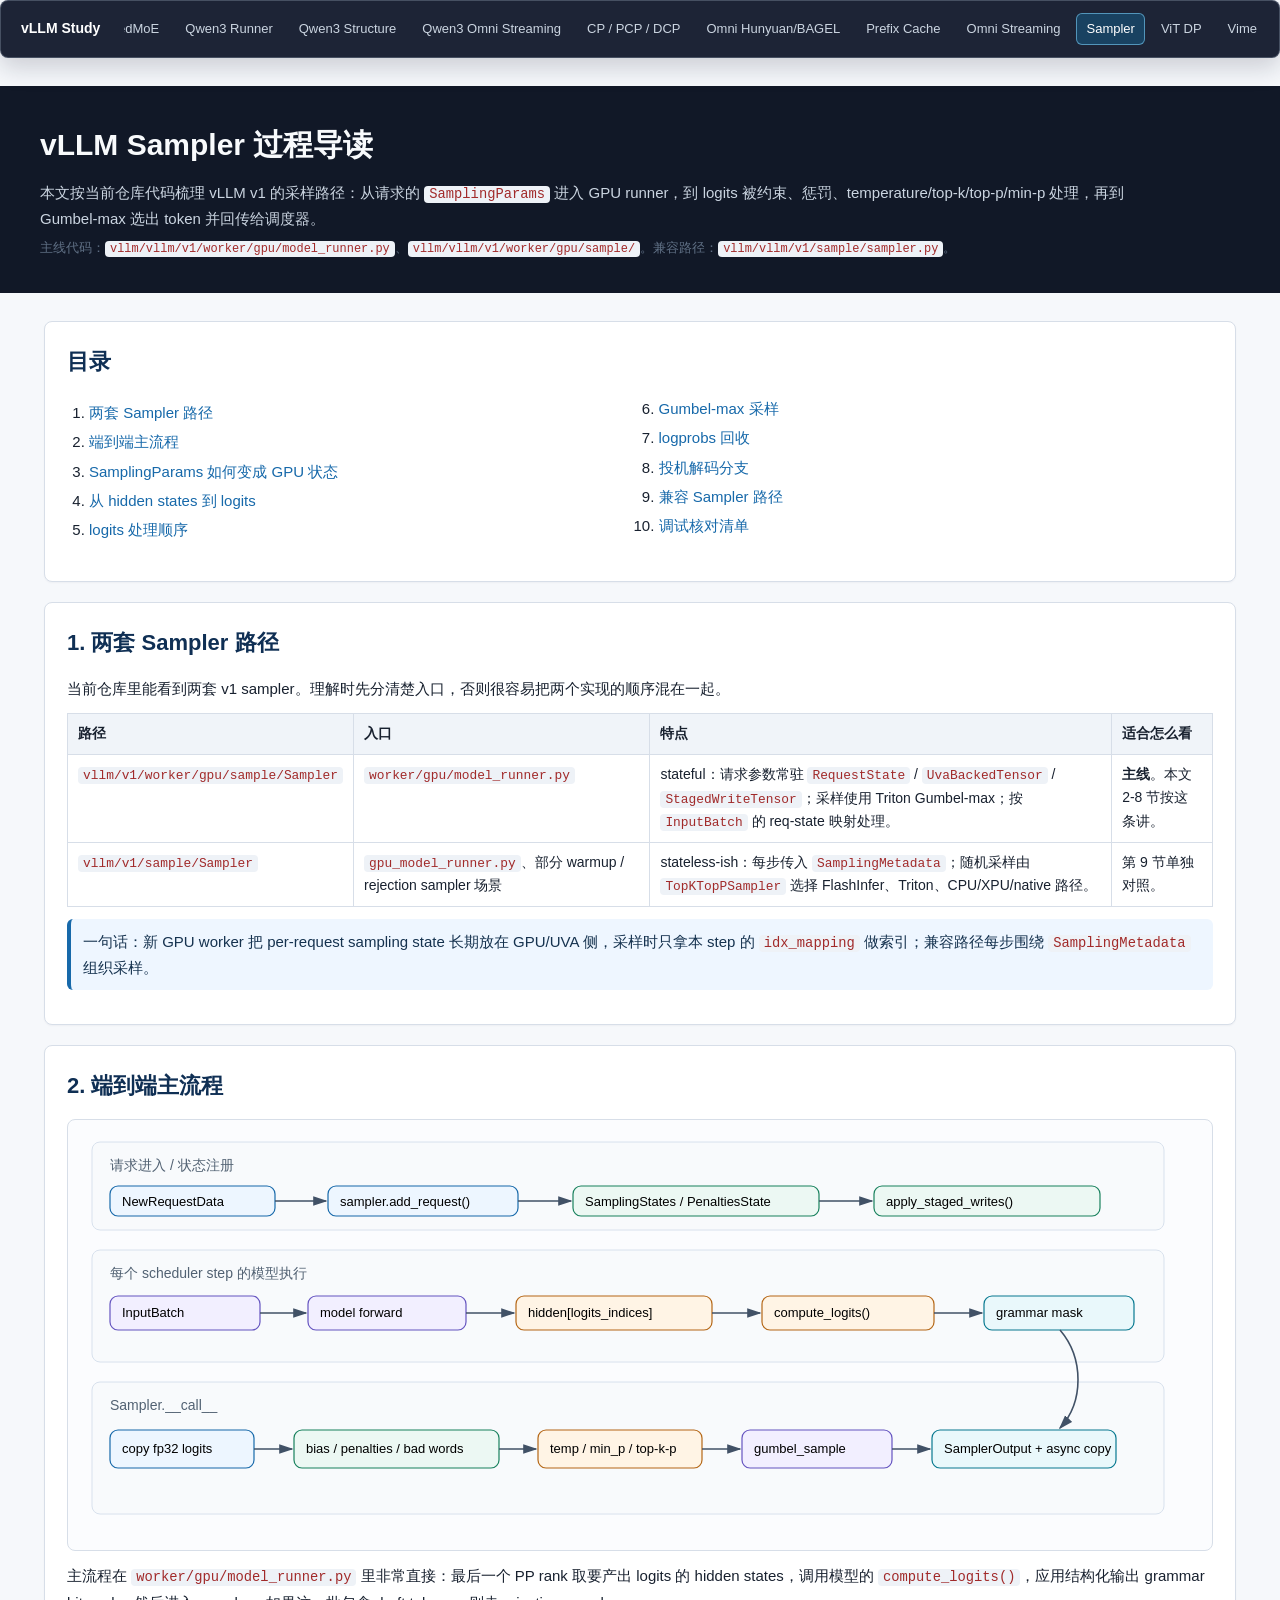
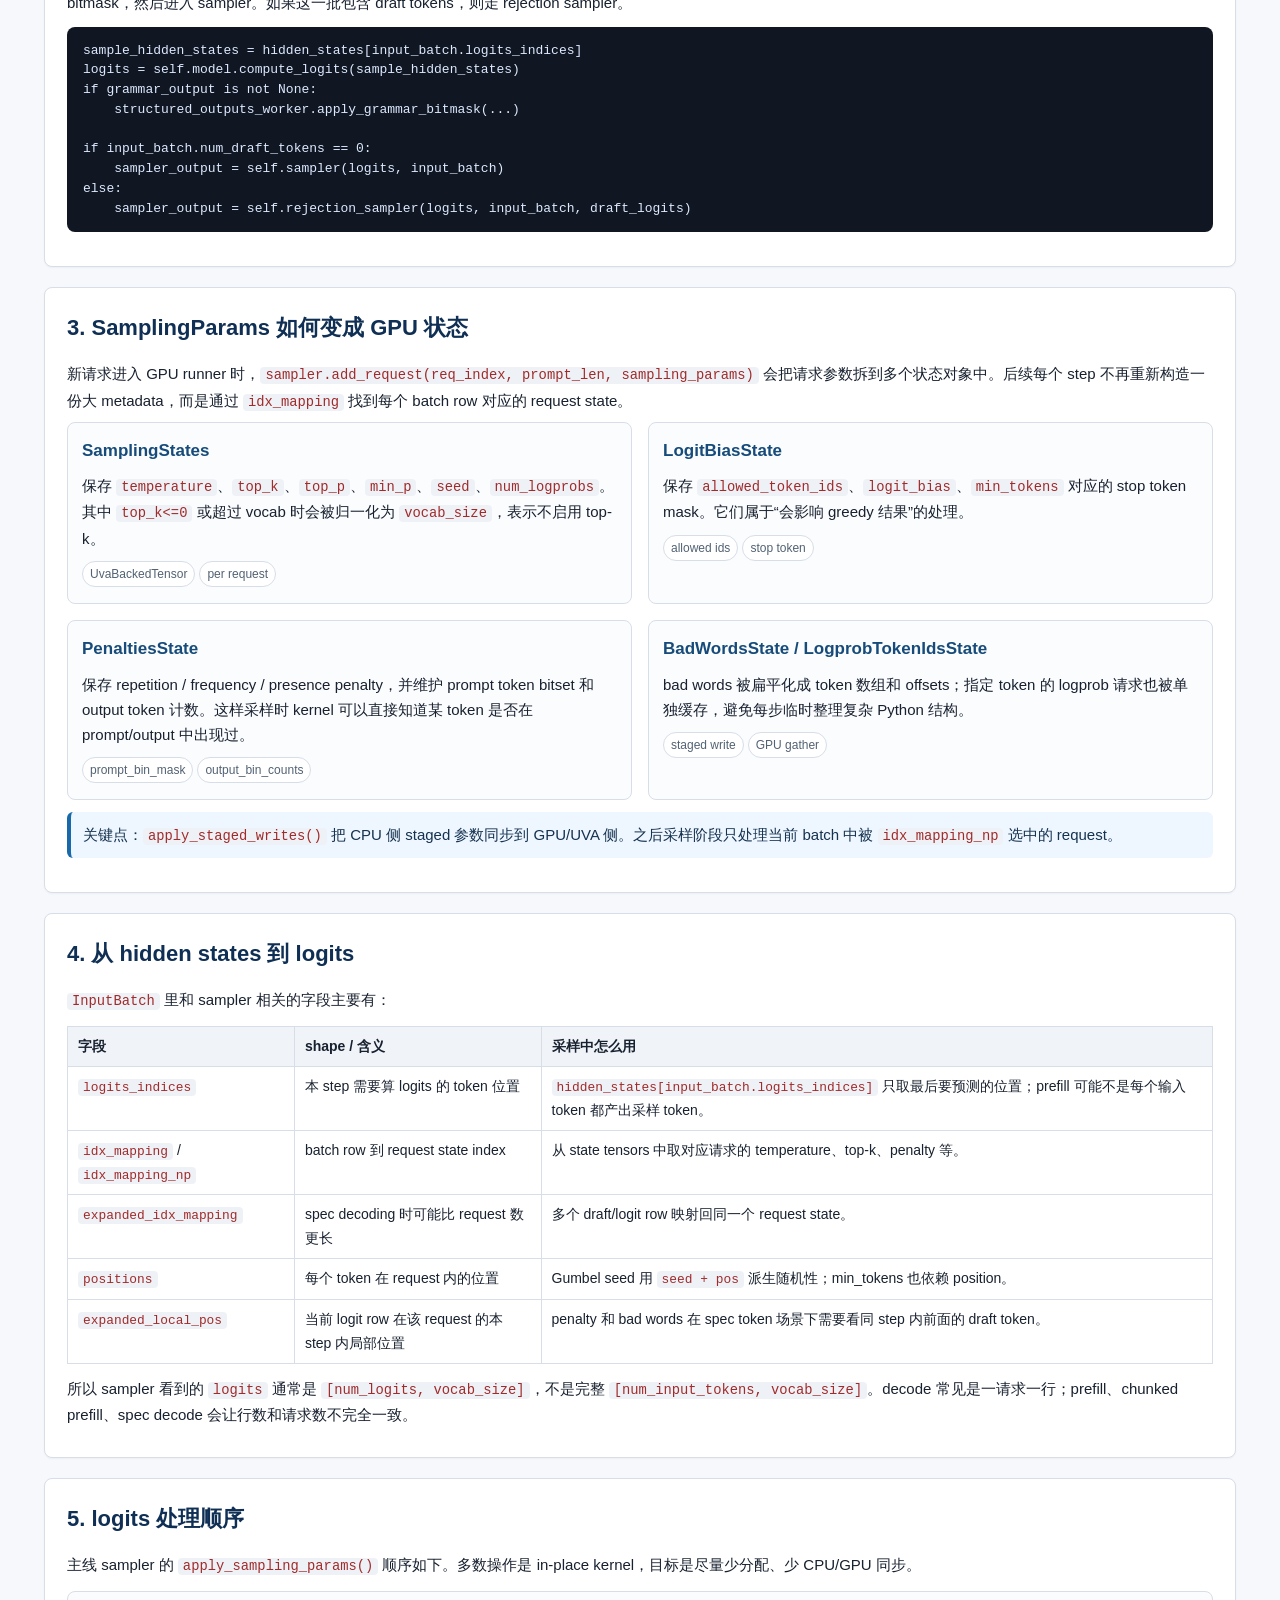
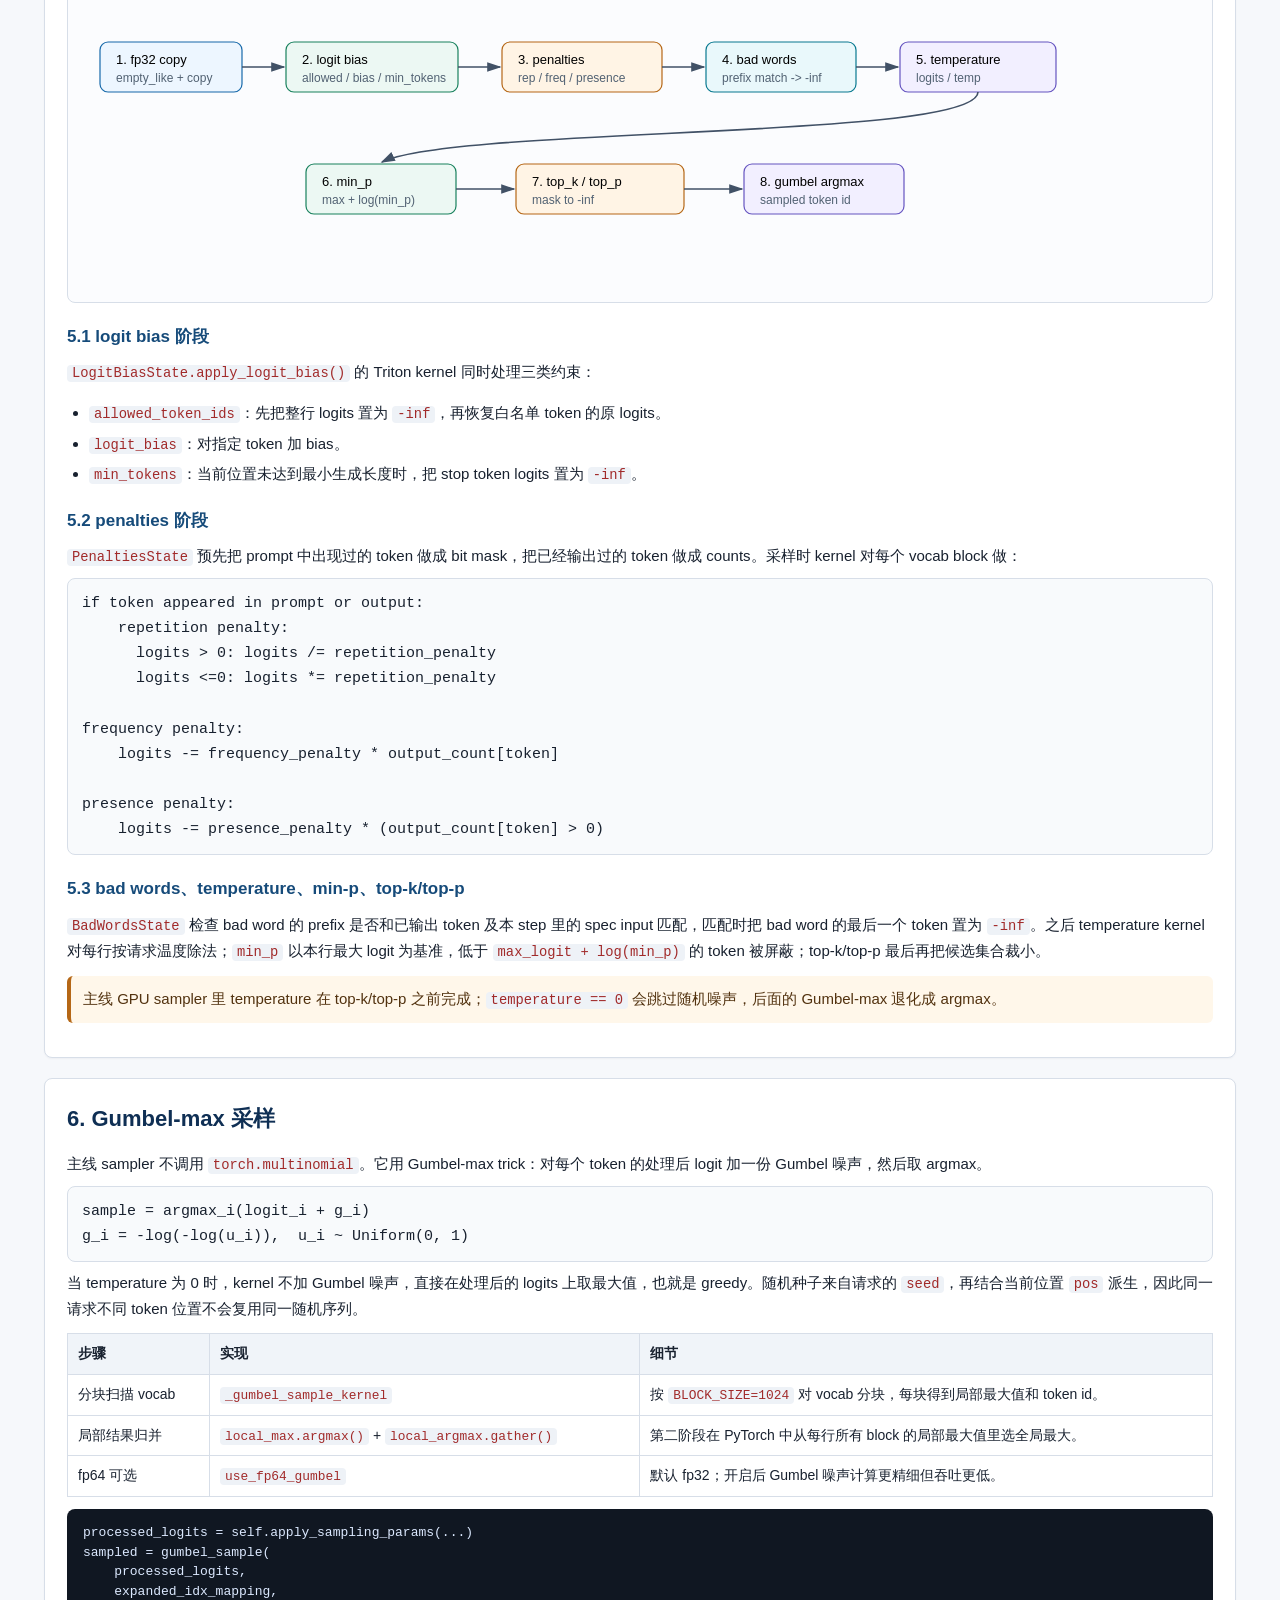
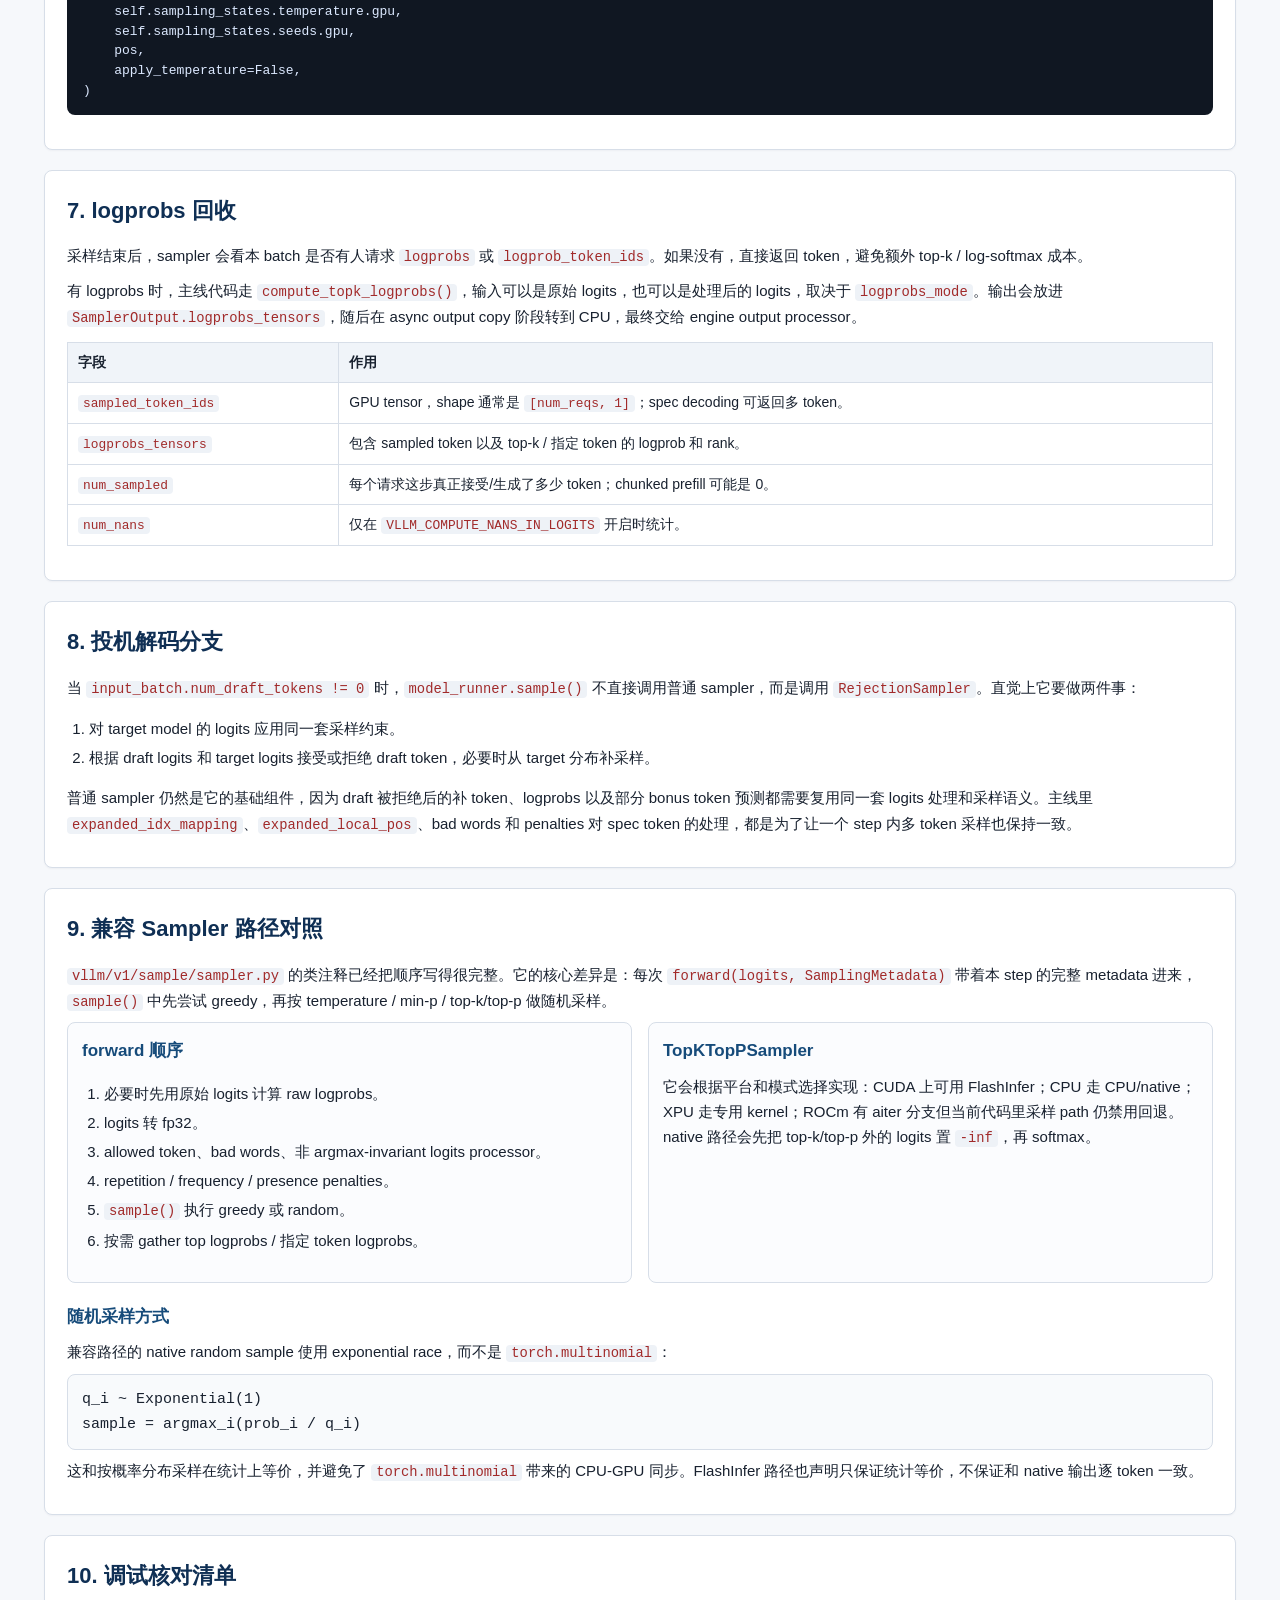
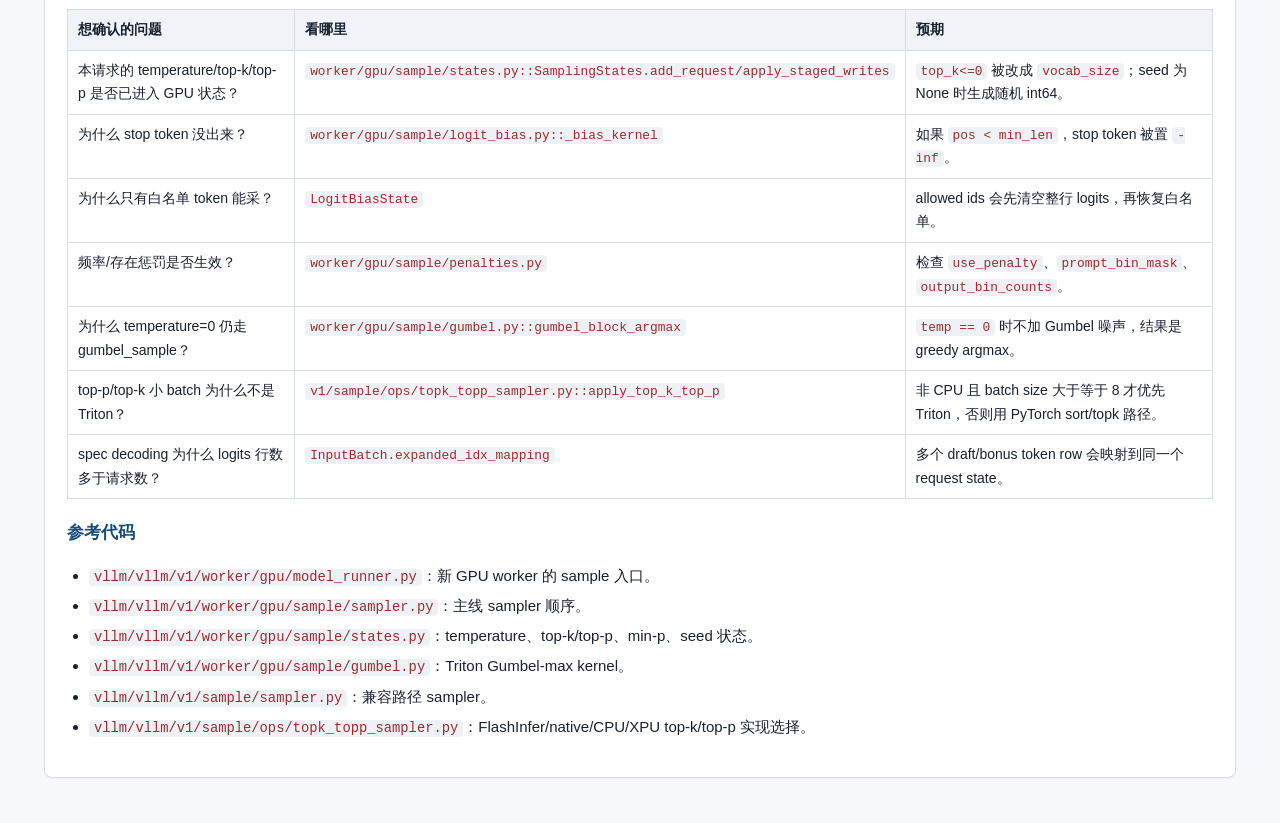
<file: site/vllm_sampler.html>
<!doctype html>
<html lang="zh-CN">
<head>
  <meta charset="utf-8">
  <meta name="viewport" content="width=device-width, initial-scale=1">
  <title>vLLM Sampler 过程导读</title>
  <style>
    :root {
      --bg: #f6f8fb;
      --panel: #ffffff;
      --ink: #18212f;
      --muted: #5f6f84;
      --line: #d7dee8;
      --code-bg: #101722;
      --code-ink: #dce9ff;
      --blue: #1769aa;
      --green: #18815d;
      --orange: #b56716;
      --red: #b33b3b;
      --violet: #6554c0;
      --cyan: #087990;
    }

    * { box-sizing: border-box; }
    html { scroll-behavior: smooth; }
    body {
      margin: 0;
      background: var(--bg);
      color: var(--ink);
      font: 15px/1.68 -apple-system, BlinkMacSystemFont, "Segoe UI",
        "PingFang SC", "Microsoft YaHei", sans-serif;
    }
    header {
      background: #111827;
      color: #f8fafc;
      padding: 34px 40px 28px;
    }
    header h1 {
      margin: 0 0 10px;
      font-size: 30px;
      letter-spacing: 0;
    }
    header p {
      max-width: 1120px;
      margin: 6px 0;
      color: #cbd5e1;
    }
    main {
      max-width: 1240px;
      margin: 0 auto;
      padding: 28px 24px 64px;
    }
    section {
      margin: 0 0 20px;
      padding: 22px;
      background: var(--panel);
      border: 1px solid var(--line);
      border-radius: 8px;
      box-shadow: 0 1px 2px rgba(16, 24, 40, 0.04);
    }
    h2 {
      margin: 0 0 14px;
      font-size: 22px;
      color: #0f2f54;
      letter-spacing: 0;
    }
    h3 {
      margin: 20px 0 8px;
      font-size: 17px;
      color: #164b7a;
      letter-spacing: 0;
    }
    p { margin: 8px 0; }
    a { color: var(--blue); text-decoration: none; }
    a:hover { text-decoration: underline; }
    code {
      font-family: ui-monospace, SFMono-Regular, Menlo, Consolas, monospace;
      font-size: 0.92em;
      background: #eef2f7;
      color: #a12a2a;
      padding: 1px 5px;
      border-radius: 4px;
    }
    pre {
      margin: 12px 0;
      padding: 14px 16px;
      overflow-x: auto;
      border-radius: 8px;
      background: var(--code-bg);
      color: var(--code-ink);
      font-size: 13px;
      line-height: 1.52;
    }
    pre code {
      background: transparent;
      color: inherit;
      padding: 0;
      border-radius: 0;
      font-size: inherit;
    }
    table {
      width: 100%;
      margin: 12px 0;
      border-collapse: collapse;
      font-size: 14px;
    }
    th, td {
      padding: 8px 10px;
      border: 1px solid var(--line);
      text-align: left;
      vertical-align: top;
    }
    th { background: #f0f4f9; }
    ul, ol { padding-left: 22px; }
    li { margin: 4px 0; }
    .toc {
      columns: 2;
      padding-left: 22px;
    }
    .small {
      color: var(--muted);
      font-size: 13px;
    }
    .note {
      margin: 12px 0;
      padding: 10px 12px;
      border-left: 4px solid var(--blue);
      border-radius: 6px;
      background: #eef6ff;
      color: #15324f;
    }
    .warn {
      border-left-color: var(--orange);
      background: #fff7ea;
      color: #52320f;
    }
    .grid {
      display: grid;
      grid-template-columns: repeat(2, minmax(0, 1fr));
      gap: 16px;
    }
    .card {
      border: 1px solid var(--line);
      border-radius: 8px;
      padding: 14px;
      background: #fbfcfe;
    }
    .card h3 { margin-top: 0; }
    .diagram {
      width: 100%;
      margin: 12px 0;
      overflow-x: auto;
      border: 1px solid var(--line);
      border-radius: 8px;
      background: #fbfcfe;
    }
    svg {
      display: block;
      min-width: 1040px;
    }
    .box { fill: #fff; stroke: #98a8bb; stroke-width: 1.2; rx: 8; }
    .box-blue { fill: #edf6ff; stroke: var(--blue); }
    .box-green { fill: #ecf8f3; stroke: var(--green); }
    .box-orange { fill: #fff4e5; stroke: var(--orange); }
    .box-violet { fill: #f2efff; stroke: var(--violet); }
    .box-cyan { fill: #e9f8fb; stroke: var(--cyan); }
    .arrow {
      stroke: #415166;
      stroke-width: 1.6;
      fill: none;
      marker-end: url(#arrow);
    }
    .lane {
      fill: #f8fafc;
      stroke: #d8e1ed;
      stroke-width: 1;
      rx: 8;
    }
    .tag {
      display: inline-block;
      margin: 2px 4px 2px 0;
      padding: 2px 7px;
      border: 1px solid var(--line);
      border-radius: 999px;
      background: #fff;
      color: #526273;
      font-size: 12px;
      white-space: nowrap;
    }
    .formula {
      padding: 12px 14px;
      border: 1px solid var(--line);
      border-radius: 8px;
      background: #f8fafc;
      font-family: ui-monospace, SFMono-Regular, Menlo, Consolas, monospace;
      white-space: pre-wrap;
    }
    @media (max-width: 860px) {
      header { padding: 24px 18px; }
      main { padding: 18px 12px 44px; }
      section { padding: 16px; }
      .grid { grid-template-columns: 1fr; }
      .toc { columns: 1; }
    }
  </style>
  <link rel="stylesheet" href="./nav.css">
</head>
<body>
  <nav class="study-topnav" aria-label="Study note navigation">
    <a class="study-topnav__brand" href="./">vLLM Study</a>
    <div class="study-topnav__links">
      <a class="study-topnav__link" href="./">DeepSeek V3 FusedMoE</a>
      <a class="study-topnav__link" href="./qwen3_model_runner.html">Qwen3 Runner</a>
      <a class="study-topnav__link" href="./qwen3_structure.html">Qwen3 Structure</a>
      <a class="study-topnav__link" href="./vllm_cp_pcp_dcp.html">CP / PCP / DCP</a>
      <a class="study-topnav__link" href="./vllm_prefix_cache.html">Prefix Cache</a>
      <a class="study-topnav__link" href="./vllm_sampler.html" aria-current="page">Sampler</a>
      <a class="study-topnav__link" href="./vllm_vit_dp.html">ViT DP</a>
      <a class="study-topnav__link" href="./vime_framework.html">Vime</a>
    </div>
  </nav>

  <header>
    <h1>vLLM Sampler 过程导读</h1>
    <p>本文按当前仓库代码梳理 vLLM v1 的采样路径：从请求的 <code>SamplingParams</code> 进入 GPU runner，到 logits 被约束、惩罚、temperature/top-k/top-p/min-p 处理，再到 Gumbel-max 选出 token 并回传给调度器。</p>
    <p class="small">主线代码：<code>vllm/vllm/v1/worker/gpu/model_runner.py</code>、<code>vllm/vllm/v1/worker/gpu/sample/</code>。兼容路径：<code>vllm/vllm/v1/sample/sampler.py</code>。</p>
  </header>

  <main>
    <section>
      <h2>目录</h2>
      <ol class="toc">
        <li><a href="#two-paths">两套 Sampler 路径</a></li>
        <li><a href="#full-flow">端到端主流程</a></li>
        <li><a href="#state">SamplingParams 如何变成 GPU 状态</a></li>
        <li><a href="#logits">从 hidden states 到 logits</a></li>
        <li><a href="#processors">logits 处理顺序</a></li>
        <li><a href="#gumbel">Gumbel-max 采样</a></li>
        <li><a href="#logprobs">logprobs 回收</a></li>
        <li><a href="#spec">投机解码分支</a></li>
        <li><a href="#legacy">兼容 Sampler 路径</a></li>
        <li><a href="#checklist">调试核对清单</a></li>
      </ol>
    </section>

    <section id="two-paths">
      <h2>1. 两套 Sampler 路径</h2>
      <p>当前仓库里能看到两套 v1 sampler。理解时先分清楚入口，否则很容易把两个实现的顺序混在一起。</p>
      <table>
        <tr><th>路径</th><th>入口</th><th>特点</th><th>适合怎么看</th></tr>
        <tr>
          <td><code>vllm/v1/worker/gpu/sample/Sampler</code></td>
          <td><code>worker/gpu/model_runner.py</code></td>
          <td>stateful：请求参数常驻 <code>RequestState</code> / <code>UvaBackedTensor</code> / <code>StagedWriteTensor</code>；采样使用 Triton Gumbel-max；按 <code>InputBatch</code> 的 req-state 映射处理。</td>
          <td><strong>主线</strong>。本文 2-8 节按这条讲。</td>
        </tr>
        <tr>
          <td><code>vllm/v1/sample/Sampler</code></td>
          <td><code>gpu_model_runner.py</code>、部分 warmup / rejection sampler 场景</td>
          <td>stateless-ish：每步传入 <code>SamplingMetadata</code>；随机采样由 <code>TopKTopPSampler</code> 选择 FlashInfer、Triton、CPU/XPU/native 路径。</td>
          <td>第 9 节单独对照。</td>
        </tr>
      </table>
      <div class="note">一句话：新 GPU worker 把 per-request sampling state 长期放在 GPU/UVA 侧，采样时只拿本 step 的 <code>idx_mapping</code> 做索引；兼容路径每步围绕 <code>SamplingMetadata</code> 组织采样。</div>
    </section>

    <section id="full-flow">
      <h2>2. 端到端主流程</h2>
      <div class="diagram">
        <svg width="1120" height="430" viewBox="0 0 1120 430" role="img" aria-label="vLLM sampler flow">
          <defs>
            <marker id="arrow" markerWidth="10" markerHeight="10" refX="8" refY="3" orient="auto" markerUnits="strokeWidth">
              <path d="M0,0 L0,6 L9,3 z" fill="#415166"></path>
            </marker>
          </defs>
          <rect class="lane" x="24" y="22" width="1072" height="88"></rect>
          <text x="42" y="50" font-size="14" fill="#526273">请求进入 / 状态注册</text>
          <rect class="box box-blue" x="42" y="66" width="165" height="30"></rect>
          <text x="54" y="86" font-size="13">NewRequestData</text>
          <rect class="box box-blue" x="260" y="66" width="190" height="30"></rect>
          <text x="272" y="86" font-size="13">sampler.add_request()</text>
          <rect class="box box-green" x="505" y="66" width="246" height="30"></rect>
          <text x="517" y="86" font-size="13">SamplingStates / PenaltiesState</text>
          <rect class="box box-green" x="806" y="66" width="226" height="30"></rect>
          <text x="818" y="86" font-size="13">apply_staged_writes()</text>
          <path class="arrow" d="M207 81 H258"></path>
          <path class="arrow" d="M450 81 H503"></path>
          <path class="arrow" d="M751 81 H804"></path>

          <rect class="lane" x="24" y="130" width="1072" height="112"></rect>
          <text x="42" y="158" font-size="14" fill="#526273">每个 scheduler step 的模型执行</text>
          <rect class="box box-violet" x="42" y="176" width="150" height="34"></rect>
          <text x="54" y="197" font-size="13">InputBatch</text>
          <rect class="box box-violet" x="240" y="176" width="158" height="34"></rect>
          <text x="252" y="197" font-size="13">model forward</text>
          <rect class="box box-orange" x="448" y="176" width="196" height="34"></rect>
          <text x="460" y="197" font-size="13">hidden[logits_indices]</text>
          <rect class="box box-orange" x="694" y="176" width="172" height="34"></rect>
          <text x="706" y="197" font-size="13">compute_logits()</text>
          <rect class="box box-cyan" x="916" y="176" width="150" height="34"></rect>
          <text x="928" y="197" font-size="13">grammar mask</text>
          <path class="arrow" d="M192 193 H238"></path>
          <path class="arrow" d="M398 193 H446"></path>
          <path class="arrow" d="M644 193 H692"></path>
          <path class="arrow" d="M866 193 H914"></path>

          <rect class="lane" x="24" y="262" width="1072" height="132"></rect>
          <text x="42" y="290" font-size="14" fill="#526273">Sampler.__call__</text>
          <rect class="box box-blue" x="42" y="310" width="144" height="38"></rect>
          <text x="54" y="333" font-size="13">copy fp32 logits</text>
          <rect class="box box-green" x="226" y="310" width="205" height="38"></rect>
          <text x="238" y="333" font-size="13">bias / penalties / bad words</text>
          <rect class="box box-orange" x="470" y="310" width="164" height="38"></rect>
          <text x="482" y="333" font-size="13">temp / min_p / top-k-p</text>
          <rect class="box box-violet" x="674" y="310" width="150" height="38"></rect>
          <text x="686" y="333" font-size="13">gumbel_sample</text>
          <rect class="box box-cyan" x="864" y="310" width="184" height="38"></rect>
          <text x="876" y="333" font-size="13">SamplerOutput + async copy</text>
          <path class="arrow" d="M186 329 H224"></path>
          <path class="arrow" d="M431 329 H468"></path>
          <path class="arrow" d="M634 329 H672"></path>
          <path class="arrow" d="M824 329 H862"></path>
          <path class="arrow" d="M992 210 C1016 238 1016 282 992 308"></path>
        </svg>
      </div>
      <p>主流程在 <code>worker/gpu/model_runner.py</code> 里非常直接：最后一个 PP rank 取要产出 logits 的 hidden states，调用模型的 <code>compute_logits()</code>，应用结构化输出 grammar bitmask，然后进入 sampler。如果这一批包含 draft tokens，则走 rejection sampler。</p>
      <pre><code>sample_hidden_states = hidden_states[input_batch.logits_indices]
logits = self.model.compute_logits(sample_hidden_states)
if grammar_output is not None:
    structured_outputs_worker.apply_grammar_bitmask(...)

if input_batch.num_draft_tokens == 0:
    sampler_output = self.sampler(logits, input_batch)
else:
    sampler_output = self.rejection_sampler(logits, input_batch, draft_logits)</code></pre>
    </section>

    <section id="state">
      <h2>3. SamplingParams 如何变成 GPU 状态</h2>
      <p>新请求进入 GPU runner 时，<code>sampler.add_request(req_index, prompt_len, sampling_params)</code> 会把请求参数拆到多个状态对象中。后续每个 step 不再重新构造一份大 metadata，而是通过 <code>idx_mapping</code> 找到每个 batch row 对应的 request state。</p>
      <div class="grid">
        <div class="card">
          <h3>SamplingStates</h3>
          <p>保存 <code>temperature</code>、<code>top_k</code>、<code>top_p</code>、<code>min_p</code>、<code>seed</code>、<code>num_logprobs</code>。其中 <code>top_k&lt;=0</code> 或超过 vocab 时会被归一化为 <code>vocab_size</code>，表示不启用 top-k。</p>
          <span class="tag">UvaBackedTensor</span><span class="tag">per request</span>
        </div>
        <div class="card">
          <h3>LogitBiasState</h3>
          <p>保存 <code>allowed_token_ids</code>、<code>logit_bias</code>、<code>min_tokens</code> 对应的 stop token mask。它们属于“会影响 greedy 结果”的处理。</p>
          <span class="tag">allowed ids</span><span class="tag">stop token</span>
        </div>
        <div class="card">
          <h3>PenaltiesState</h3>
          <p>保存 repetition / frequency / presence penalty，并维护 prompt token bitset 和 output token 计数。这样采样时 kernel 可以直接知道某 token 是否在 prompt/output 中出现过。</p>
          <span class="tag">prompt_bin_mask</span><span class="tag">output_bin_counts</span>
        </div>
        <div class="card">
          <h3>BadWordsState / LogprobTokenIdsState</h3>
          <p>bad words 被扁平化成 token 数组和 offsets；指定 token 的 logprob 请求也被单独缓存，避免每步临时整理复杂 Python 结构。</p>
          <span class="tag">staged write</span><span class="tag">GPU gather</span>
        </div>
      </div>
      <div class="note">关键点：<code>apply_staged_writes()</code> 把 CPU 侧 staged 参数同步到 GPU/UVA 侧。之后采样阶段只处理当前 batch 中被 <code>idx_mapping_np</code> 选中的 request。</div>
    </section>

    <section id="logits">
      <h2>4. 从 hidden states 到 logits</h2>
      <p><code>InputBatch</code> 里和 sampler 相关的字段主要有：</p>
      <table>
        <tr><th>字段</th><th>shape / 含义</th><th>采样中怎么用</th></tr>
        <tr><td><code>logits_indices</code></td><td>本 step 需要算 logits 的 token 位置</td><td><code>hidden_states[input_batch.logits_indices]</code> 只取最后要预测的位置；prefill 可能不是每个输入 token 都产出采样 token。</td></tr>
        <tr><td><code>idx_mapping</code> / <code>idx_mapping_np</code></td><td>batch row 到 request state index</td><td>从 state tensors 中取对应请求的 temperature、top-k、penalty 等。</td></tr>
        <tr><td><code>expanded_idx_mapping</code></td><td>spec decoding 时可能比 request 数更长</td><td>多个 draft/logit row 映射回同一个 request state。</td></tr>
        <tr><td><code>positions</code></td><td>每个 token 在 request 内的位置</td><td>Gumbel seed 用 <code>seed + pos</code> 派生随机性；min_tokens 也依赖 position。</td></tr>
        <tr><td><code>expanded_local_pos</code></td><td>当前 logit row 在该 request 的本 step 内局部位置</td><td>penalty 和 bad words 在 spec token 场景下需要看同 step 内前面的 draft token。</td></tr>
      </table>
      <p>所以 sampler 看到的 <code>logits</code> 通常是 <code>[num_logits, vocab_size]</code>，不是完整 <code>[num_input_tokens, vocab_size]</code>。decode 常见是一请求一行；prefill、chunked prefill、spec decode 会让行数和请求数不完全一致。</p>
    </section>

    <section id="processors">
      <h2>5. logits 处理顺序</h2>
      <p>主线 sampler 的 <code>apply_sampling_params()</code> 顺序如下。多数操作是 in-place kernel，目标是尽量少分配、少 CPU/GPU 同步。</p>
      <div class="diagram">
        <svg width="1100" height="310" viewBox="0 0 1100 310" role="img" aria-label="logits processors order">
          <defs>
            <marker id="arrow2" markerWidth="10" markerHeight="10" refX="8" refY="3" orient="auto" markerUnits="strokeWidth">
              <path d="M0,0 L0,6 L9,3 z" fill="#415166"></path>
            </marker>
          </defs>
          <rect class="box box-blue" x="32" y="50" width="142" height="50"></rect>
          <text x="48" y="72" font-size="13">1. fp32 copy</text>
          <text x="48" y="90" font-size="12" fill="#526273">empty_like + copy</text>

          <rect class="box box-green" x="218" y="50" width="172" height="50"></rect>
          <text x="234" y="72" font-size="13">2. logit bias</text>
          <text x="234" y="90" font-size="12" fill="#526273">allowed / bias / min_tokens</text>

          <rect class="box box-orange" x="434" y="50" width="160" height="50"></rect>
          <text x="450" y="72" font-size="13">3. penalties</text>
          <text x="450" y="90" font-size="12" fill="#526273">rep / freq / presence</text>

          <rect class="box box-cyan" x="638" y="50" width="150" height="50"></rect>
          <text x="654" y="72" font-size="13">4. bad words</text>
          <text x="654" y="90" font-size="12" fill="#526273">prefix match -> -inf</text>

          <rect class="box box-violet" x="832" y="50" width="156" height="50"></rect>
          <text x="848" y="72" font-size="13">5. temperature</text>
          <text x="848" y="90" font-size="12" fill="#526273">logits / temp</text>

          <path class="arrow" d="M174 75 H216"></path>
          <path class="arrow" d="M390 75 H432"></path>
          <path class="arrow" d="M594 75 H636"></path>
          <path class="arrow" d="M788 75 H830"></path>

          <rect class="box box-green" x="238" y="172" width="150" height="50"></rect>
          <text x="254" y="194" font-size="13">6. min_p</text>
          <text x="254" y="212" font-size="12" fill="#526273">max + log(min_p)</text>
          <rect class="box box-orange" x="448" y="172" width="168" height="50"></rect>
          <text x="464" y="194" font-size="13">7. top_k / top_p</text>
          <text x="464" y="212" font-size="12" fill="#526273">mask to -inf</text>
          <rect class="box box-violet" x="676" y="172" width="160" height="50"></rect>
          <text x="692" y="194" font-size="13">8. gumbel argmax</text>
          <text x="692" y="212" font-size="12" fill="#526273">sampled token id</text>

          <path class="arrow" d="M910 100 C910 148 388 134 314 170"></path>
          <path class="arrow" d="M388 197 H446"></path>
          <path class="arrow" d="M616 197 H674"></path>
        </svg>
      </div>

      <h3>5.1 logit bias 阶段</h3>
      <p><code>LogitBiasState.apply_logit_bias()</code> 的 Triton kernel 同时处理三类约束：</p>
      <ul>
        <li><code>allowed_token_ids</code>：先把整行 logits 置为 <code>-inf</code>，再恢复白名单 token 的原 logits。</li>
        <li><code>logit_bias</code>：对指定 token 加 bias。</li>
        <li><code>min_tokens</code>：当前位置未达到最小生成长度时，把 stop token logits 置为 <code>-inf</code>。</li>
      </ul>

      <h3>5.2 penalties 阶段</h3>
      <p><code>PenaltiesState</code> 预先把 prompt 中出现过的 token 做成 bit mask，把已经输出过的 token 做成 counts。采样时 kernel 对每个 vocab block 做：</p>
      <div class="formula">if token appeared in prompt or output:
    repetition penalty:
      logits &gt; 0: logits /= repetition_penalty
      logits &lt;=0: logits *= repetition_penalty

frequency penalty:
    logits -= frequency_penalty * output_count[token]

presence penalty:
    logits -= presence_penalty * (output_count[token] &gt; 0)</div>

      <h3>5.3 bad words、temperature、min-p、top-k/top-p</h3>
      <p><code>BadWordsState</code> 检查 bad word 的 prefix 是否和已输出 token 及本 step 里的 spec input 匹配，匹配时把 bad word 的最后一个 token 置为 <code>-inf</code>。之后 temperature kernel 对每行按请求温度除法；<code>min_p</code> 以本行最大 logit 为基准，低于 <code>max_logit + log(min_p)</code> 的 token 被屏蔽；top-k/top-p 最后再把候选集合裁小。</p>
      <div class="note warn">主线 GPU sampler 里 temperature 在 top-k/top-p 之前完成；<code>temperature == 0</code> 会跳过随机噪声，后面的 Gumbel-max 退化成 argmax。</div>
    </section>

    <section id="gumbel">
      <h2>6. Gumbel-max 采样</h2>
      <p>主线 sampler 不调用 <code>torch.multinomial</code>。它用 Gumbel-max trick：对每个 token 的处理后 logit 加一份 Gumbel 噪声，然后取 argmax。</p>
      <div class="formula">sample = argmax_i(logit_i + g_i)
g_i = -log(-log(u_i)),  u_i ~ Uniform(0, 1)</div>
      <p>当 temperature 为 0 时，kernel 不加 Gumbel 噪声，直接在处理后的 logits 上取最大值，也就是 greedy。随机种子来自请求的 <code>seed</code>，再结合当前位置 <code>pos</code> 派生，因此同一请求不同 token 位置不会复用同一随机序列。</p>
      <table>
        <tr><th>步骤</th><th>实现</th><th>细节</th></tr>
        <tr><td>分块扫描 vocab</td><td><code>_gumbel_sample_kernel</code></td><td>按 <code>BLOCK_SIZE=1024</code> 对 vocab 分块，每块得到局部最大值和 token id。</td></tr>
        <tr><td>局部结果归并</td><td><code>local_max.argmax()</code> + <code>local_argmax.gather()</code></td><td>第二阶段在 PyTorch 中从每行所有 block 的局部最大值里选全局最大。</td></tr>
        <tr><td>fp64 可选</td><td><code>use_fp64_gumbel</code></td><td>默认 fp32；开启后 Gumbel 噪声计算更精细但吞吐更低。</td></tr>
      </table>
      <pre><code>processed_logits = self.apply_sampling_params(...)
sampled = gumbel_sample(
    processed_logits,
    expanded_idx_mapping,
    self.sampling_states.temperature.gpu,
    self.sampling_states.seeds.gpu,
    pos,
    apply_temperature=False,
)</code></pre>
    </section>

    <section id="logprobs">
      <h2>7. logprobs 回收</h2>
      <p>采样结束后，sampler 会看本 batch 是否有人请求 <code>logprobs</code> 或 <code>logprob_token_ids</code>。如果没有，直接返回 token，避免额外 top-k / log-softmax 成本。</p>
      <p>有 logprobs 时，主线代码走 <code>compute_topk_logprobs()</code>，输入可以是原始 logits，也可以是处理后的 logits，取决于 <code>logprobs_mode</code>。输出会放进 <code>SamplerOutput.logprobs_tensors</code>，随后在 async output copy 阶段转到 CPU，最终交给 engine output processor。</p>
      <table>
        <tr><th>字段</th><th>作用</th></tr>
        <tr><td><code>sampled_token_ids</code></td><td>GPU tensor，shape 通常是 <code>[num_reqs, 1]</code>；spec decoding 可返回多 token。</td></tr>
        <tr><td><code>logprobs_tensors</code></td><td>包含 sampled token 以及 top-k / 指定 token 的 logprob 和 rank。</td></tr>
        <tr><td><code>num_sampled</code></td><td>每个请求这步真正接受/生成了多少 token；chunked prefill 可能是 0。</td></tr>
        <tr><td><code>num_nans</code></td><td>仅在 <code>VLLM_COMPUTE_NANS_IN_LOGITS</code> 开启时统计。</td></tr>
      </table>
    </section>

    <section id="spec">
      <h2>8. 投机解码分支</h2>
      <p>当 <code>input_batch.num_draft_tokens != 0</code> 时，<code>model_runner.sample()</code> 不直接调用普通 sampler，而是调用 <code>RejectionSampler</code>。直觉上它要做两件事：</p>
      <ol>
        <li>对 target model 的 logits 应用同一套采样约束。</li>
        <li>根据 draft logits 和 target logits 接受或拒绝 draft token，必要时从 target 分布补采样。</li>
      </ol>
      <p>普通 sampler 仍然是它的基础组件，因为 draft 被拒绝后的补 token、logprobs 以及部分 bonus token 预测都需要复用同一套 logits 处理和采样语义。主线里 <code>expanded_idx_mapping</code>、<code>expanded_local_pos</code>、bad words 和 penalties 对 spec token 的处理，都是为了让一个 step 内多 token 采样也保持一致。</p>
    </section>

    <section id="legacy">
      <h2>9. 兼容 Sampler 路径对照</h2>
      <p><code>vllm/v1/sample/sampler.py</code> 的类注释已经把顺序写得很完整。它的核心差异是：每次 <code>forward(logits, SamplingMetadata)</code> 带着本 step 的完整 metadata 进来，<code>sample()</code> 中先尝试 greedy，再按 temperature / min-p / top-k/top-p 做随机采样。</p>
      <div class="grid">
        <div class="card">
          <h3>forward 顺序</h3>
          <ol>
            <li>必要时先用原始 logits 计算 raw logprobs。</li>
            <li>logits 转 fp32。</li>
            <li>allowed token、bad words、非 argmax-invariant logits processor。</li>
            <li>repetition / frequency / presence penalties。</li>
            <li><code>sample()</code> 执行 greedy 或 random。</li>
            <li>按需 gather top logprobs / 指定 token logprobs。</li>
          </ol>
        </div>
        <div class="card">
          <h3>TopKTopPSampler</h3>
          <p>它会根据平台和模式选择实现：CUDA 上可用 FlashInfer；CPU 走 CPU/native；XPU 走专用 kernel；ROCm 有 aiter 分支但当前代码里采样 path 仍禁用回退。native 路径会先把 top-k/top-p 外的 logits 置 <code>-inf</code>，再 softmax。</p>
        </div>
      </div>
      <h3>随机采样方式</h3>
      <p>兼容路径的 native random sample 使用 exponential race，而不是 <code>torch.multinomial</code>：</p>
      <div class="formula">q_i ~ Exponential(1)
sample = argmax_i(prob_i / q_i)</div>
      <p>这和按概率分布采样在统计上等价，并避免了 <code>torch.multinomial</code> 带来的 CPU-GPU 同步。FlashInfer 路径也声明只保证统计等价，不保证和 native 输出逐 token 一致。</p>
    </section>

    <section id="checklist">
      <h2>10. 调试核对清单</h2>
      <table>
        <tr><th>想确认的问题</th><th>看哪里</th><th>预期</th></tr>
        <tr><td>本请求的 temperature/top-k/top-p 是否已进入 GPU 状态？</td><td><code>worker/gpu/sample/states.py::SamplingStates.add_request/apply_staged_writes</code></td><td><code>top_k&lt;=0</code> 被改成 <code>vocab_size</code>；seed 为 None 时生成随机 int64。</td></tr>
        <tr><td>为什么 stop token 没出来？</td><td><code>worker/gpu/sample/logit_bias.py::_bias_kernel</code></td><td>如果 <code>pos &lt; min_len</code>，stop token 被置 <code>-inf</code>。</td></tr>
        <tr><td>为什么只有白名单 token 能采？</td><td><code>LogitBiasState</code></td><td>allowed ids 会先清空整行 logits，再恢复白名单。</td></tr>
        <tr><td>频率/存在惩罚是否生效？</td><td><code>worker/gpu/sample/penalties.py</code></td><td>检查 <code>use_penalty</code>、<code>prompt_bin_mask</code>、<code>output_bin_counts</code>。</td></tr>
        <tr><td>为什么 temperature=0 仍走 gumbel_sample？</td><td><code>worker/gpu/sample/gumbel.py::gumbel_block_argmax</code></td><td><code>temp == 0</code> 时不加 Gumbel 噪声，结果是 greedy argmax。</td></tr>
        <tr><td>top-p/top-k 小 batch 为什么不是 Triton？</td><td><code>v1/sample/ops/topk_topp_sampler.py::apply_top_k_top_p</code></td><td>非 CPU 且 batch size 大于等于 8 才优先 Triton，否则用 PyTorch sort/topk 路径。</td></tr>
        <tr><td>spec decoding 为什么 logits 行数多于请求数？</td><td><code>InputBatch.expanded_idx_mapping</code></td><td>多个 draft/bonus token row 会映射到同一个 request state。</td></tr>
      </table>
      <h3>参考代码</h3>
      <ul>
        <li><code>vllm/vllm/v1/worker/gpu/model_runner.py</code>：新 GPU worker 的 sample 入口。</li>
        <li><code>vllm/vllm/v1/worker/gpu/sample/sampler.py</code>：主线 sampler 顺序。</li>
        <li><code>vllm/vllm/v1/worker/gpu/sample/states.py</code>：temperature、top-k/top-p、min-p、seed 状态。</li>
        <li><code>vllm/vllm/v1/worker/gpu/sample/gumbel.py</code>：Triton Gumbel-max kernel。</li>
        <li><code>vllm/vllm/v1/sample/sampler.py</code>：兼容路径 sampler。</li>
        <li><code>vllm/vllm/v1/sample/ops/topk_topp_sampler.py</code>：FlashInfer/native/CPU/XPU top-k/top-p 实现选择。</li>
      </ul>
    </section>
  </main>

  <script src="./nav.js?v=2" defer></script>
</body>
</html>
</file>
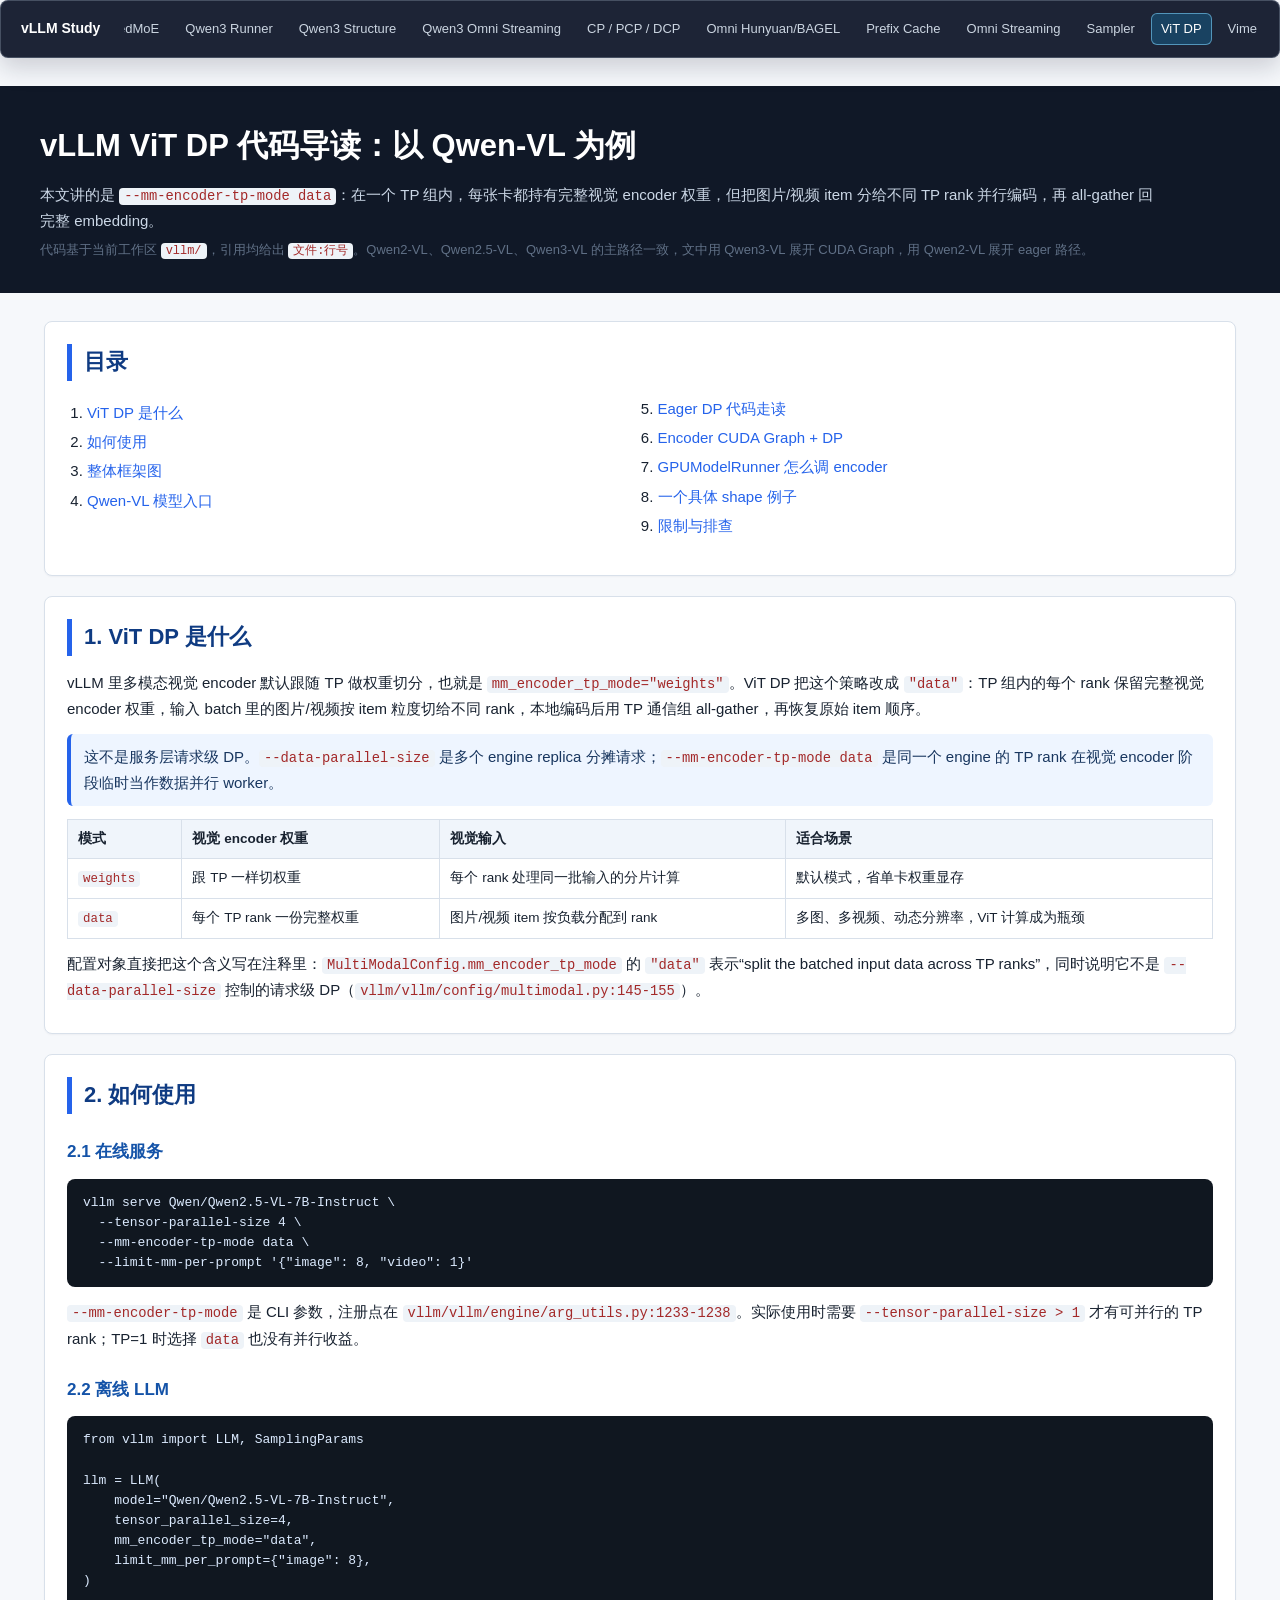
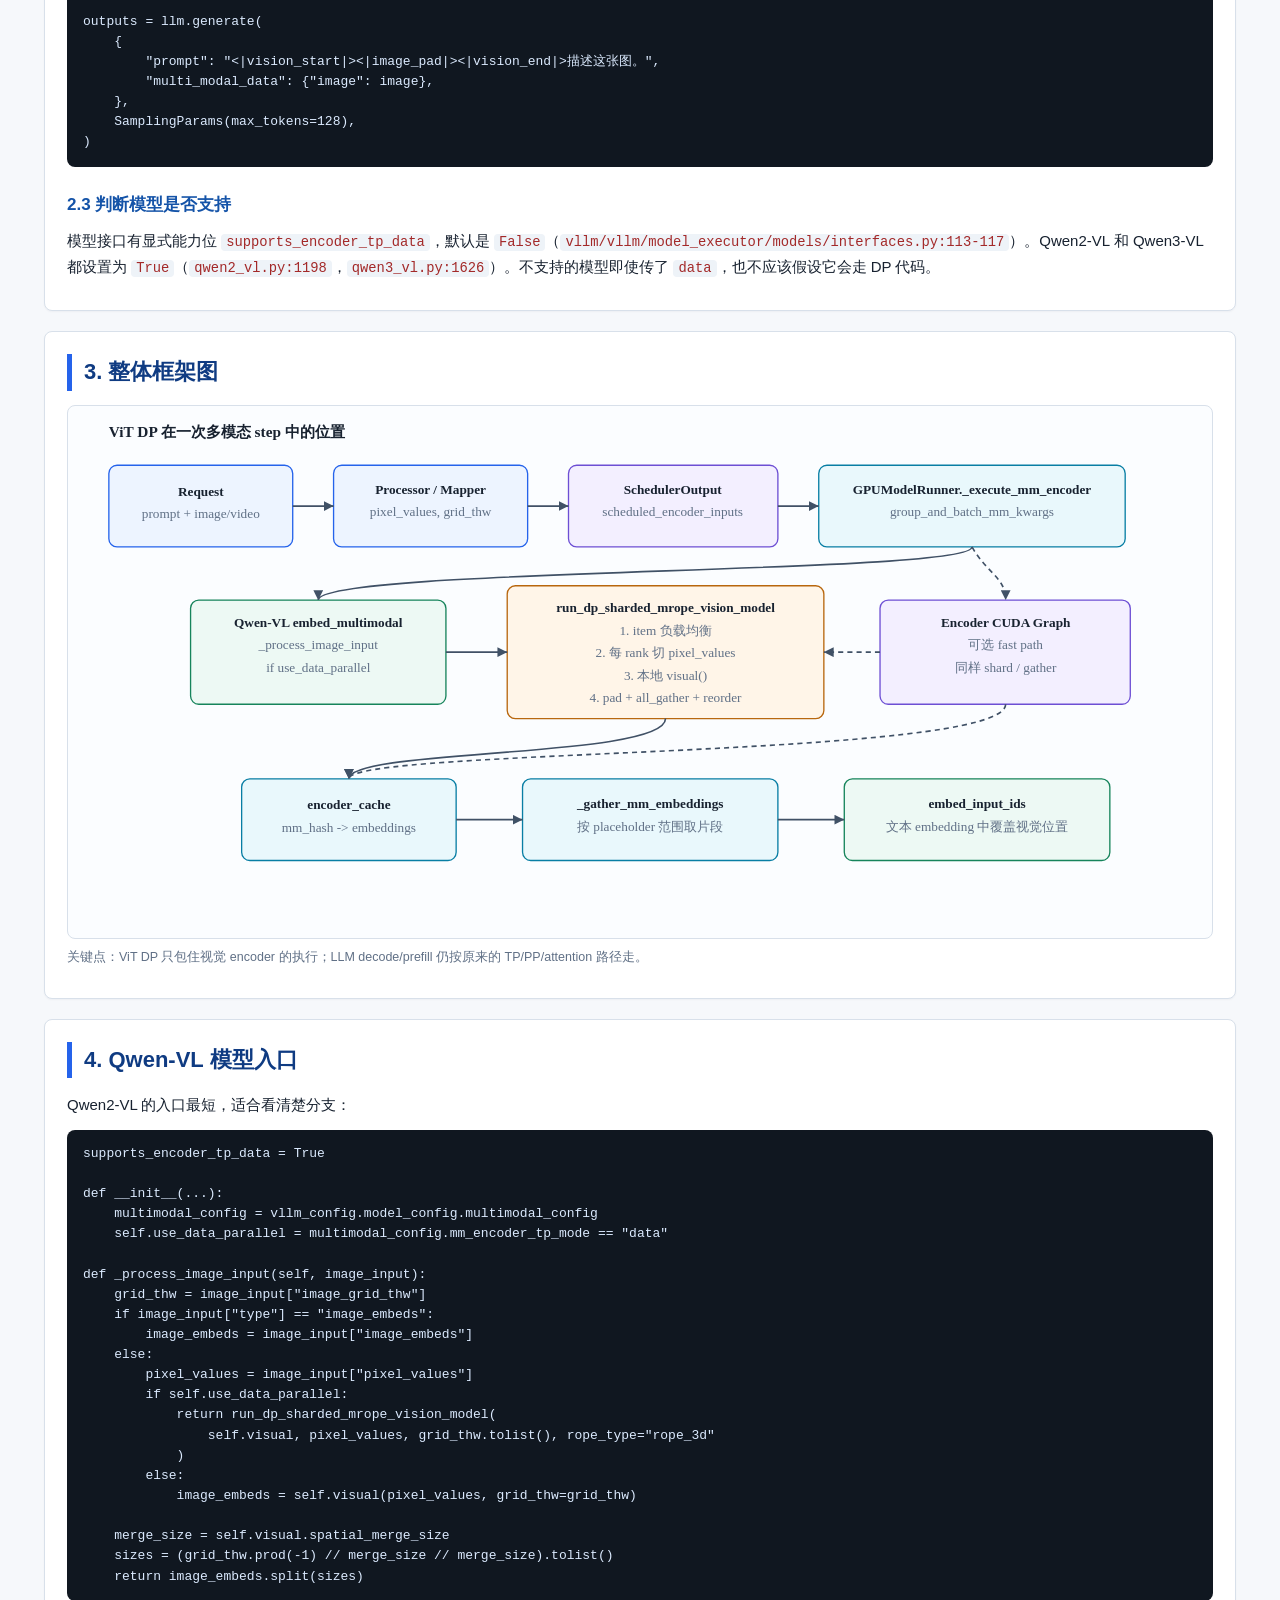
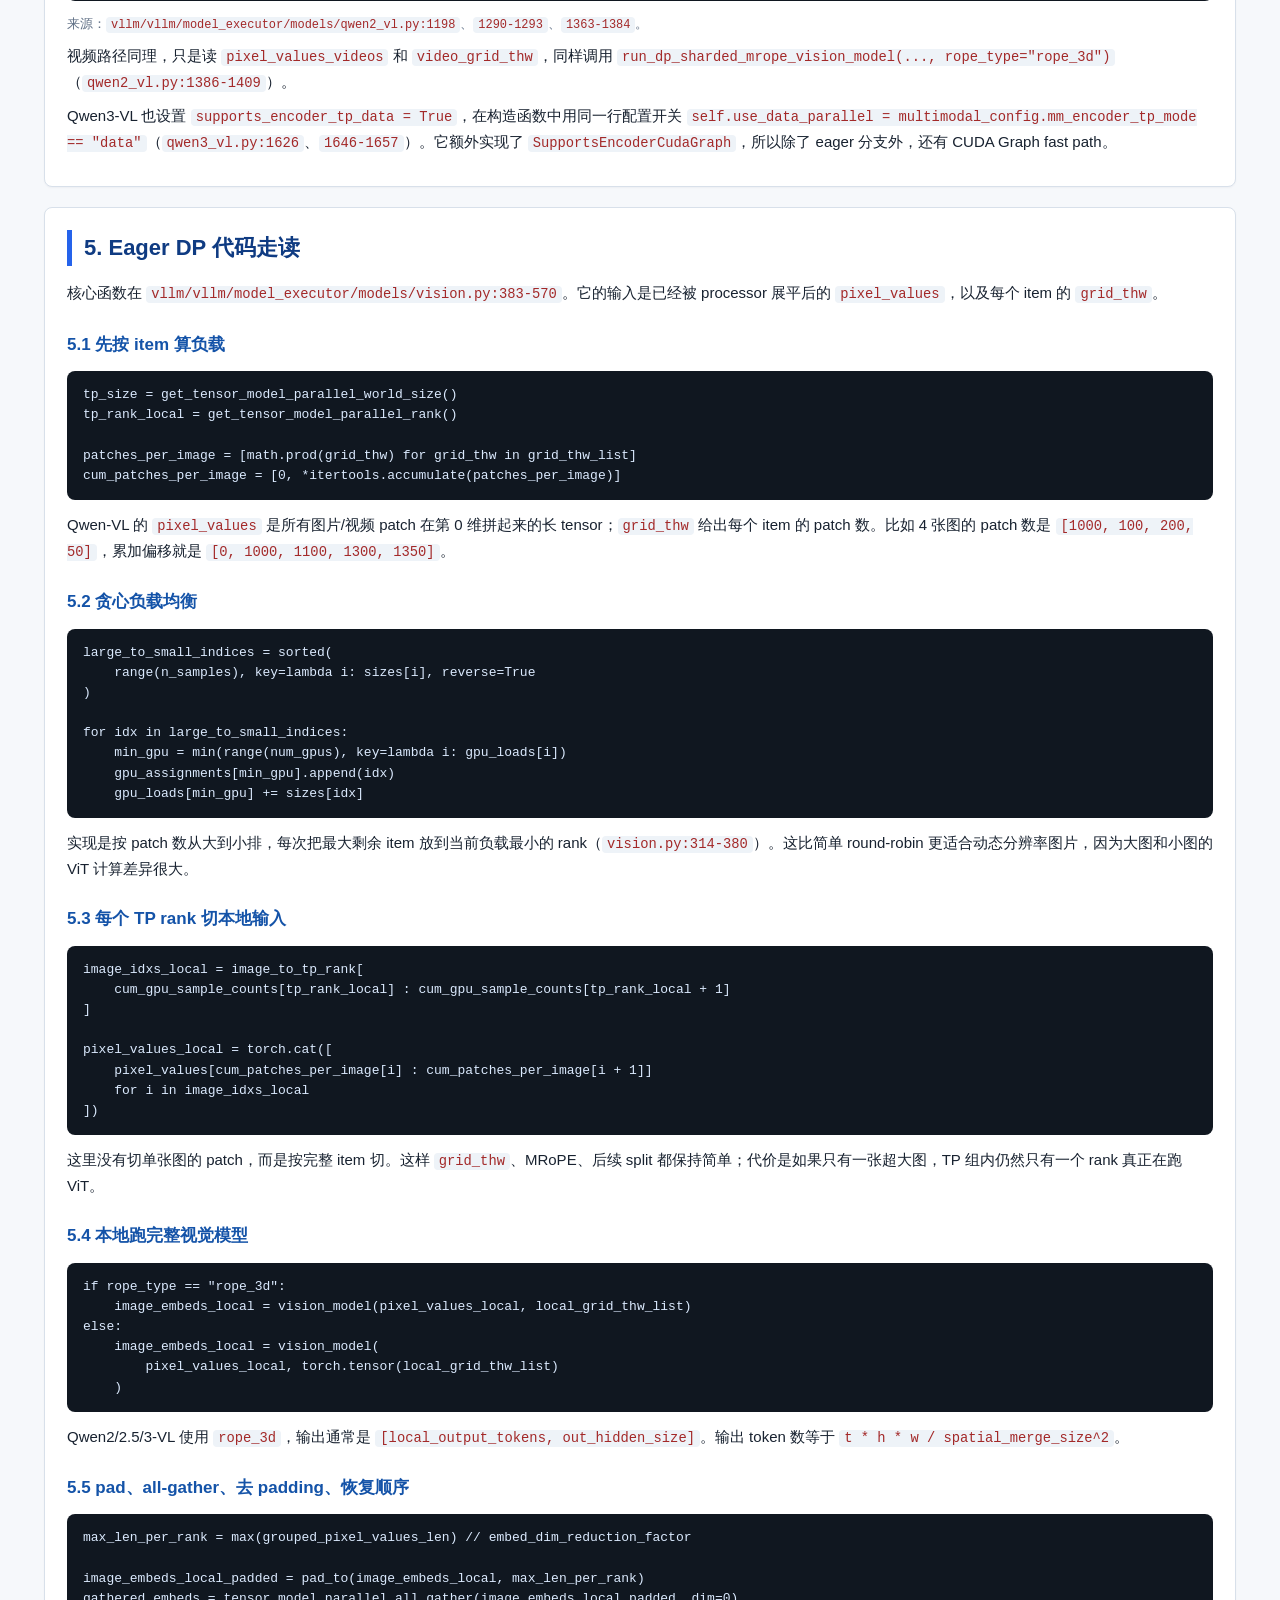
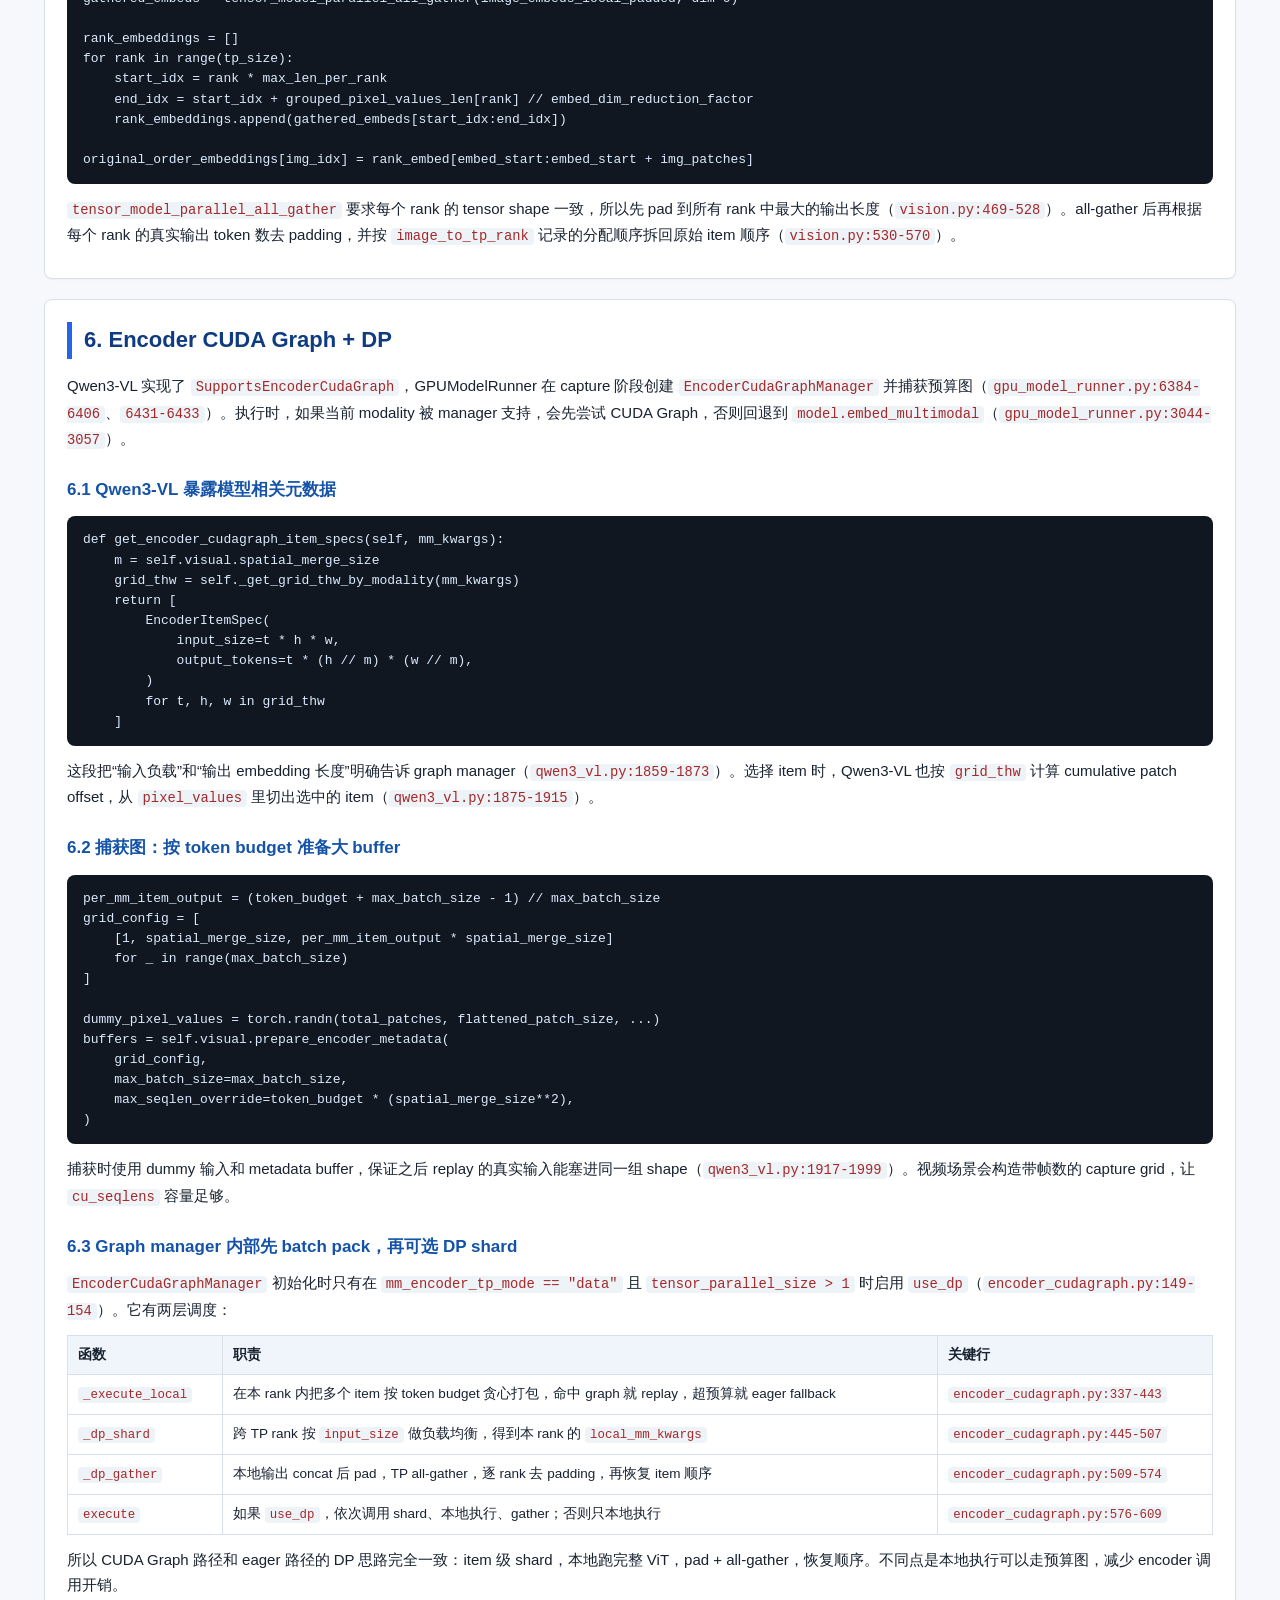
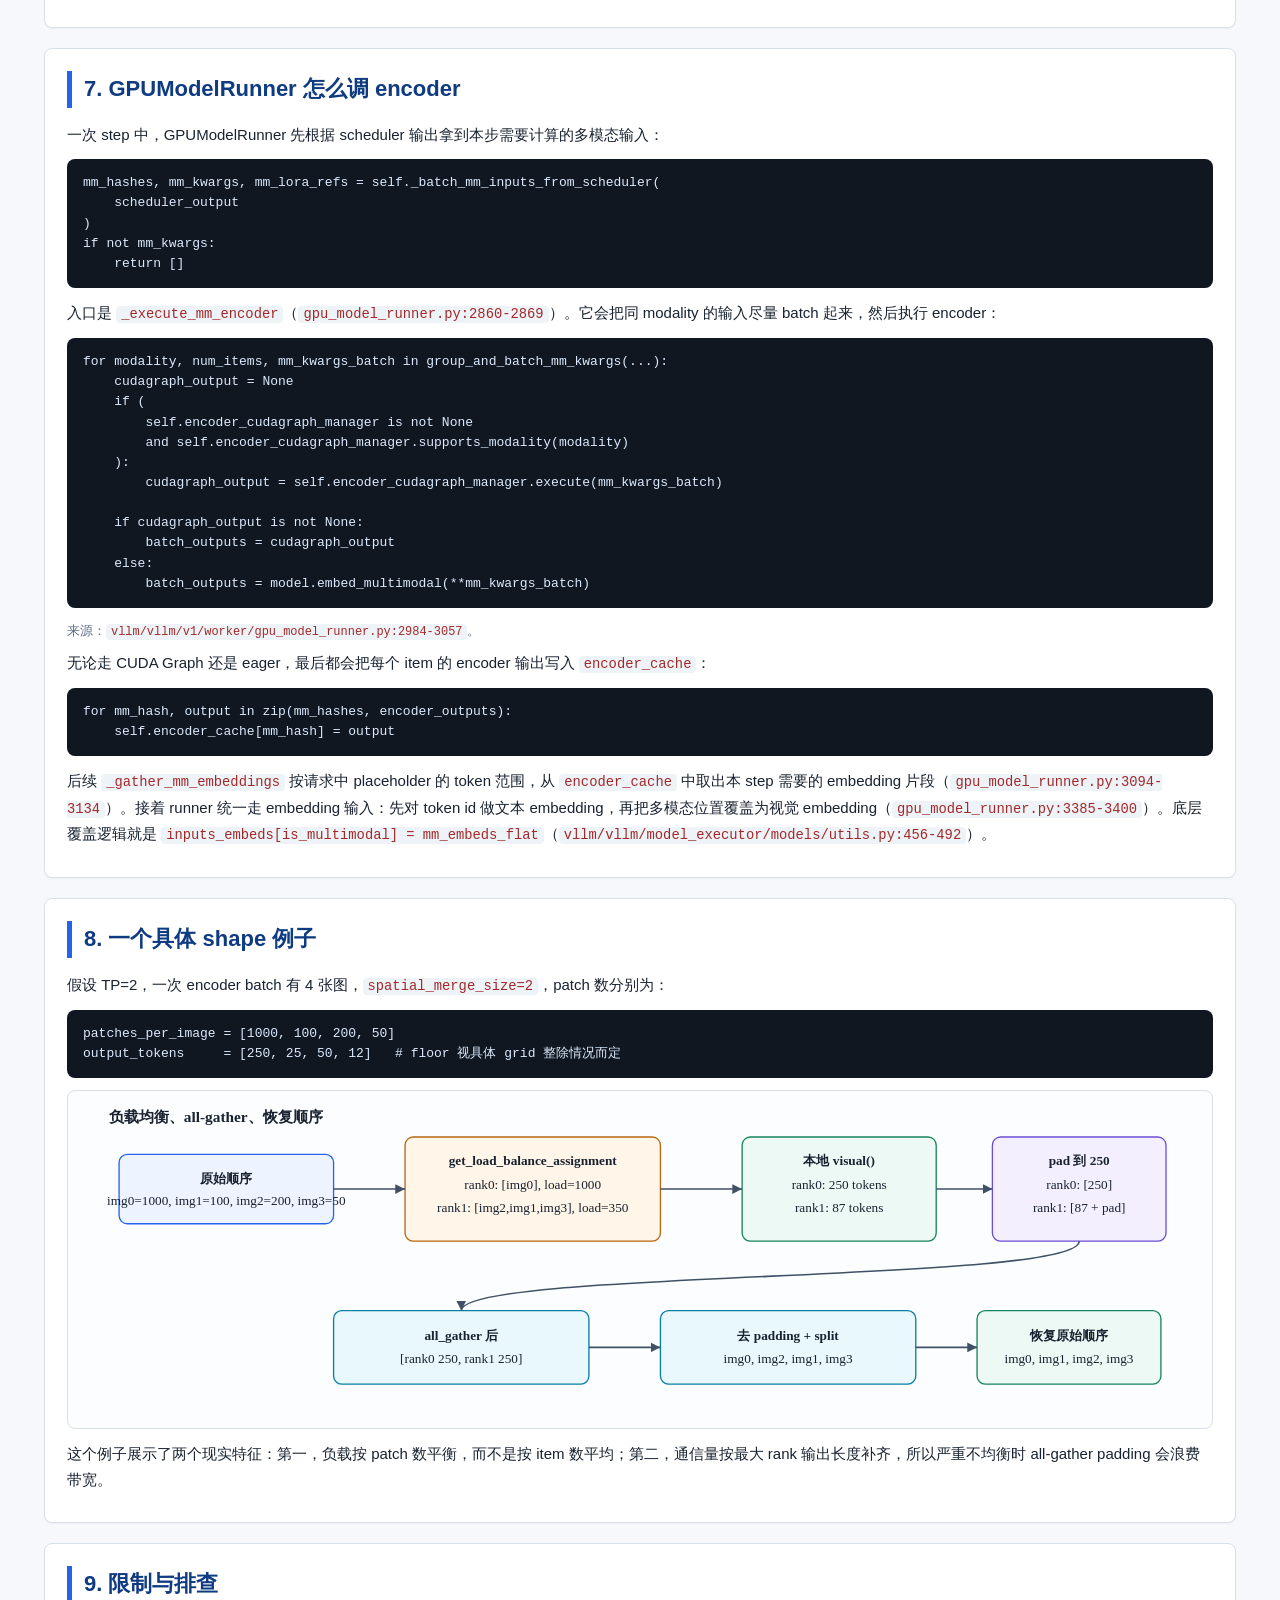
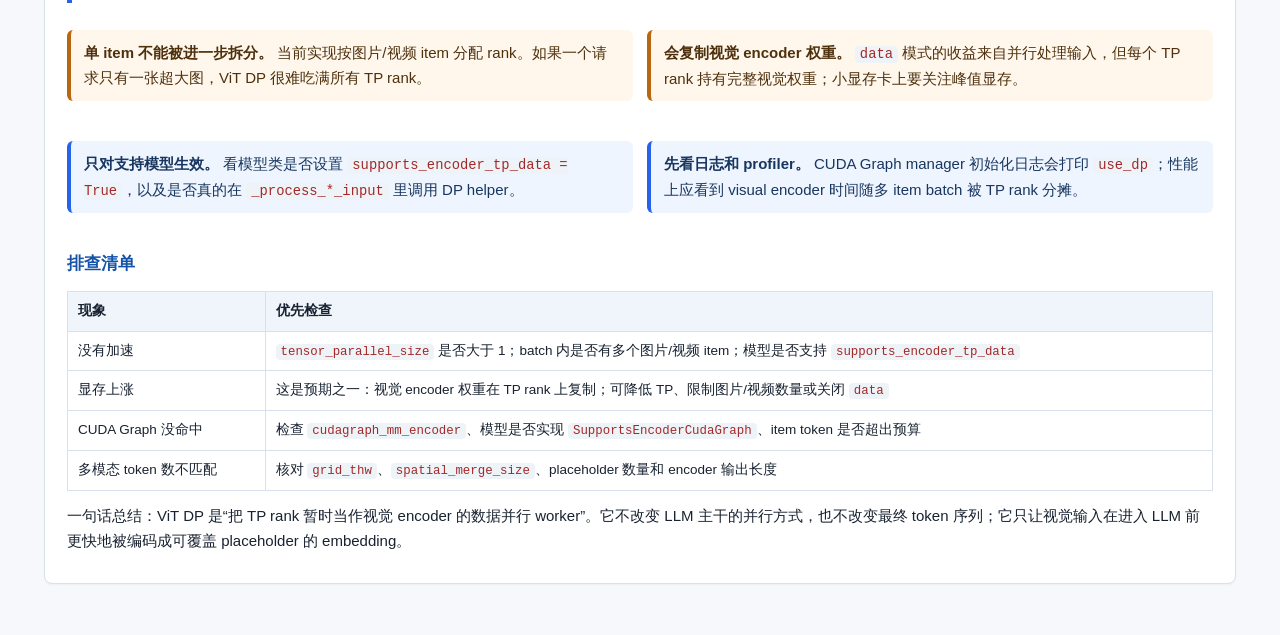
<file: site/vllm_vit_dp.html>
<!doctype html>
<html lang="zh-CN">
<head>
  <meta charset="utf-8">
  <meta name="viewport" content="width=device-width, initial-scale=1">
  <title>vLLM ViT DP 代码导读：以 Qwen-VL 为例</title>
  <style>
    :root {
      --bg: #f6f8fb;
      --panel: #ffffff;
      --ink: #182230;
      --muted: #607086;
      --line: #d8e0ea;
      --code-bg: #101720;
      --code-ink: #dbeafe;
      --blue: #2563eb;
      --green: #16845b;
      --orange: #b8670e;
      --red: #b93a3a;
      --violet: #6d4fd4;
      --cyan: #087ea4;
    }

    * { box-sizing: border-box; }
    body {
      margin: 0;
      background: var(--bg);
      color: var(--ink);
      font: 15px/1.68 -apple-system, BlinkMacSystemFont, "Segoe UI", "PingFang SC", "Microsoft YaHei", sans-serif;
    }
    header {
      padding: 34px 40px 26px;
      background: #101827;
      color: #fff;
    }
    header h1 {
      margin: 0 0 10px;
      font-size: 31px;
      letter-spacing: 0;
    }
    header p { margin: 6px 0; max-width: 1120px; color: #cbd7e6; }
    main {
      max-width: 1240px;
      margin: 0 auto;
      padding: 28px 24px 72px;
    }
    section {
      margin: 0 0 20px;
      padding: 22px;
      background: var(--panel);
      border: 1px solid var(--line);
      border-radius: 8px;
      box-shadow: 0 1px 2px rgba(15, 23, 42, 0.04);
    }
    h2 {
      margin: 0 0 14px;
      padding-left: 12px;
      border-left: 5px solid var(--blue);
      color: #0f3b82;
      font-size: 22px;
      letter-spacing: 0;
    }
    h3 { margin: 24px 0 9px; color: #1453a8; font-size: 17px; }
    h4 { margin: 18px 0 8px; font-size: 15px; }
    p { margin: 8px 0; }
    a { color: var(--blue); text-decoration: none; }
    a:hover { text-decoration: underline; }
    code {
      font-family: ui-monospace, SFMono-Regular, Menlo, Consolas, monospace;
      font-size: .92em;
      background: #eef3f8;
      color: #a32929;
      padding: 1px 5px;
      border-radius: 4px;
    }
    pre {
      margin: 12px 0;
      padding: 14px 16px;
      overflow: auto;
      background: var(--code-bg);
      color: var(--code-ink);
      border-radius: 8px;
      font-size: 13px;
      line-height: 1.55;
    }
    pre code {
      background: transparent;
      color: inherit;
      padding: 0;
      border-radius: 0;
      font-size: inherit;
    }
    table {
      width: 100%;
      border-collapse: collapse;
      margin: 12px 0;
      font-size: 13.5px;
    }
    th, td {
      border: 1px solid var(--line);
      padding: 8px 10px;
      text-align: left;
      vertical-align: top;
    }
    th { background: #f0f5fb; }
    .toc {
      columns: 2;
      padding-left: 20px;
    }
    .toc li { break-inside: avoid; margin: 4px 0; }
    .note {
      margin: 13px 0;
      padding: 10px 13px;
      border-left: 4px solid var(--blue);
      background: #eef5ff;
      border-radius: 6px;
      color: #18365f;
    }
    .warn {
      border-left-color: var(--orange);
      background: #fff7eb;
      color: #4e300d;
    }
    .key {
      border-left-color: var(--green);
      background: #edf9f4;
      color: #123d2d;
    }
    .small { color: var(--muted); font-size: 13px; }
    .grid2 {
      display: grid;
      grid-template-columns: repeat(2, minmax(0, 1fr));
      gap: 14px;
    }
    .pill {
      display: inline-block;
      padding: 2px 8px;
      border-radius: 999px;
      border: 1px solid var(--line);
      background: #fff;
      color: var(--muted);
      font-size: 12px;
    }
    .diagram {
      width: 100%;
      overflow-x: auto;
      margin: 12px 0;
      border: 1px solid var(--line);
      border-radius: 8px;
      background: #fbfdff;
    }
    svg { display: block; min-width: 1060px; }
    .box { fill: #fff; stroke: #94a3b8; stroke-width: 1.3; rx: 8; }
    .box-blue { fill: #edf4ff; stroke: var(--blue); }
    .box-green { fill: #edf9f4; stroke: var(--green); }
    .box-orange { fill: #fff5e8; stroke: var(--orange); }
    .box-violet { fill: #f3efff; stroke: var(--violet); }
    .box-cyan { fill: #e9f8fc; stroke: var(--cyan); }
    .arrow { stroke: #405166; stroke-width: 1.6; fill: none; marker-end: url(#arrow); }
    .dash { stroke-dasharray: 5 4; }
    .caption { color: var(--muted); font-size: 12.5px; margin-top: -4px; }
    @media (max-width: 860px) {
      header { padding: 24px 18px; }
      main { padding: 18px 12px 48px; }
      section { padding: 16px; }
      .toc { columns: 1; }
      .grid2 { grid-template-columns: 1fr; }
    }
  </style>
  <link rel="stylesheet" href="./nav.css">
</head>
<body>
  <nav class="study-topnav" aria-label="Study note navigation">
    <a class="study-topnav__brand" href="./">vLLM Study</a>
    <div class="study-topnav__links">
      <a class="study-topnav__link" href="./">DeepSeek V3 FusedMoE</a>
      <a class="study-topnav__link" href="./qwen3_model_runner.html">Qwen3 Runner</a>
      <a class="study-topnav__link" href="./qwen3_structure.html">Qwen3 Structure</a>
      <a class="study-topnav__link" href="./vllm_cp_pcp_dcp.html">CP / PCP / DCP</a>
      <a class="study-topnav__link" href="./vllm_prefix_cache.html">Prefix Cache</a>
      <a class="study-topnav__link" href="./vllm_vit_dp.html" aria-current="page">ViT DP</a>
      <a class="study-topnav__link" href="./vime_framework.html">Vime</a>
    </div>
  </nav>

  <header>
    <h1>vLLM ViT DP 代码导读：以 Qwen-VL 为例</h1>
    <p>本文讲的是 <code>--mm-encoder-tp-mode data</code>：在一个 TP 组内，每张卡都持有完整视觉 encoder 权重，但把图片/视频 item 分给不同 TP rank 并行编码，再 all-gather 回完整 embedding。</p>
    <p class="small">代码基于当前工作区 <code>vllm/</code>，引用均给出 <code>文件:行号</code>。Qwen2-VL、Qwen2.5-VL、Qwen3-VL 的主路径一致，文中用 Qwen3-VL 展开 CUDA Graph，用 Qwen2-VL 展开 eager 路径。</p>
  </header>

  <main>
    <section>
      <h2>目录</h2>
      <ol class="toc">
        <li><a href="#what">ViT DP 是什么</a></li>
        <li><a href="#usage">如何使用</a></li>
        <li><a href="#arch">整体框架图</a></li>
        <li><a href="#qwen-entry">Qwen-VL 模型入口</a></li>
        <li><a href="#eager">Eager DP 代码走读</a></li>
        <li><a href="#cudagraph">Encoder CUDA Graph + DP</a></li>
        <li><a href="#runner">GPUModelRunner 怎么调 encoder</a></li>
        <li><a href="#shapes">一个具体 shape 例子</a></li>
        <li><a href="#pitfalls">限制与排查</a></li>
      </ol>
    </section>

    <section id="what">
      <h2>1. ViT DP 是什么</h2>
      <p>vLLM 里多模态视觉 encoder 默认跟随 TP 做权重切分，也就是 <code>mm_encoder_tp_mode="weights"</code>。ViT DP 把这个策略改成 <code>"data"</code>：TP 组内的每个 rank 保留完整视觉 encoder 权重，输入 batch 里的图片/视频按 item 粒度切给不同 rank，本地编码后用 TP 通信组 all-gather，再恢复原始 item 顺序。</p>
      <div class="note">
        这不是服务层请求级 DP。<code>--data-parallel-size</code> 是多个 engine replica 分摊请求；<code>--mm-encoder-tp-mode data</code> 是同一个 engine 的 TP rank 在视觉 encoder 阶段临时当作数据并行 worker。
      </div>
      <table>
        <tr><th>模式</th><th>视觉 encoder 权重</th><th>视觉输入</th><th>适合场景</th></tr>
        <tr><td><code>weights</code></td><td>跟 TP 一样切权重</td><td>每个 rank 处理同一批输入的分片计算</td><td>默认模式，省单卡权重显存</td></tr>
        <tr><td><code>data</code></td><td>每个 TP rank 一份完整权重</td><td>图片/视频 item 按负载分配到 rank</td><td>多图、多视频、动态分辨率，ViT 计算成为瓶颈</td></tr>
      </table>
      <p>配置对象直接把这个含义写在注释里：<code>MultiModalConfig.mm_encoder_tp_mode</code> 的 <code>"data"</code> 表示“split the batched input data across TP ranks”，同时说明它不是 <code>--data-parallel-size</code> 控制的请求级 DP（<code>vllm/vllm/config/multimodal.py:145-155</code>）。</p>
    </section>

    <section id="usage">
      <h2>2. 如何使用</h2>
      <h3>2.1 在线服务</h3>
      <pre><code>vllm serve Qwen/Qwen2.5-VL-7B-Instruct \
  --tensor-parallel-size 4 \
  --mm-encoder-tp-mode data \
  --limit-mm-per-prompt '{"image": 8, "video": 1}'</code></pre>
      <p><code>--mm-encoder-tp-mode</code> 是 CLI 参数，注册点在 <code>vllm/vllm/engine/arg_utils.py:1233-1238</code>。实际使用时需要 <code>--tensor-parallel-size &gt; 1</code> 才有可并行的 TP rank；TP=1 时选择 <code>data</code> 也没有并行收益。</p>

      <h3>2.2 离线 LLM</h3>
      <pre><code>from vllm import LLM, SamplingParams

llm = LLM(
    model="Qwen/Qwen2.5-VL-7B-Instruct",
    tensor_parallel_size=4,
    mm_encoder_tp_mode="data",
    limit_mm_per_prompt={"image": 8},
)

outputs = llm.generate(
    {
        "prompt": "&lt;|vision_start|&gt;&lt;|image_pad|&gt;&lt;|vision_end|&gt;描述这张图。",
        "multi_modal_data": {"image": image},
    },
    SamplingParams(max_tokens=128),
)</code></pre>

      <h3>2.3 判断模型是否支持</h3>
      <p>模型接口有显式能力位 <code>supports_encoder_tp_data</code>，默认是 <code>False</code>（<code>vllm/vllm/model_executor/models/interfaces.py:113-117</code>）。Qwen2-VL 和 Qwen3-VL 都设置为 <code>True</code>（<code>qwen2_vl.py:1198</code>，<code>qwen3_vl.py:1626</code>）。不支持的模型即使传了 <code>data</code>，也不应该假设它会走 DP 代码。</p>
    </section>

    <section id="arch">
      <h2>3. 整体框架图</h2>
      <div class="diagram">
        <svg viewBox="0 0 1120 520" width="100%">
          <defs>
            <marker id="arrow" viewBox="0 0 10 10" refX="10" refY="5" markerWidth="6" markerHeight="6" orient="auto-start-reverse">
              <path d="M0,0 L10,5 L0,10 z" fill="#405166"/>
            </marker>
          </defs>
          <g font-family="ui-monospace, SFMono-Regular, Menlo, Consolas" font-size="13" fill="#182230">
            <text x="40" y="30" font-size="15" font-weight="700">ViT DP 在一次多模态 step 中的位置</text>

            <rect class="box box-blue" x="40" y="58" width="180" height="80"/>
            <text x="130" y="88" text-anchor="middle" font-weight="700">Request</text>
            <text x="130" y="110" text-anchor="middle" fill="#607086">prompt + image/video</text>

            <rect class="box box-blue" x="260" y="58" width="190" height="80"/>
            <text x="355" y="86" text-anchor="middle" font-weight="700">Processor / Mapper</text>
            <text x="355" y="108" text-anchor="middle" fill="#607086">pixel_values, grid_thw</text>

            <rect class="box box-violet" x="490" y="58" width="205" height="80"/>
            <text x="592" y="86" text-anchor="middle" font-weight="700">SchedulerOutput</text>
            <text x="592" y="108" text-anchor="middle" fill="#607086">scheduled_encoder_inputs</text>

            <rect class="box box-cyan" x="735" y="58" width="300" height="80"/>
            <text x="885" y="86" text-anchor="middle" font-weight="700">GPUModelRunner._execute_mm_encoder</text>
            <text x="885" y="108" text-anchor="middle" fill="#607086">group_and_batch_mm_kwargs</text>

            <path class="arrow" d="M220 98 H260"/>
            <path class="arrow" d="M450 98 H490"/>
            <path class="arrow" d="M695 98 H735"/>

            <rect class="box box-green" x="120" y="190" width="250" height="102"/>
            <text x="245" y="216" text-anchor="middle" font-weight="700">Qwen-VL embed_multimodal</text>
            <text x="245" y="238" text-anchor="middle" fill="#607086">_process_image_input</text>
            <text x="245" y="260" text-anchor="middle" fill="#607086">if use_data_parallel</text>

            <rect class="box box-orange" x="430" y="176" width="310" height="130"/>
            <text x="585" y="202" text-anchor="middle" font-weight="700">run_dp_sharded_mrope_vision_model</text>
            <text x="585" y="224" text-anchor="middle" fill="#607086">1. item 负载均衡</text>
            <text x="585" y="246" text-anchor="middle" fill="#607086">2. 每 rank 切 pixel_values</text>
            <text x="585" y="268" text-anchor="middle" fill="#607086">3. 本地 visual()</text>
            <text x="585" y="290" text-anchor="middle" fill="#607086">4. pad + all_gather + reorder</text>

            <rect class="box box-violet" x="795" y="190" width="245" height="102"/>
            <text x="918" y="216" text-anchor="middle" font-weight="700">Encoder CUDA Graph</text>
            <text x="918" y="238" text-anchor="middle" fill="#607086">可选 fast path</text>
            <text x="918" y="260" text-anchor="middle" fill="#607086">同样 shard / gather</text>

            <path class="arrow" d="M885 138 C885 165 245 158 245 190"/>
            <path class="arrow" d="M370 241 H430"/>
            <path class="arrow dash" d="M885 138 C900 164 918 168 918 190"/>
            <path class="arrow dash" d="M795 241 H740"/>

            <rect class="box box-cyan" x="170" y="365" width="210" height="80"/>
            <text x="275" y="395" text-anchor="middle" font-weight="700">encoder_cache</text>
            <text x="275" y="417" text-anchor="middle" fill="#607086">mm_hash -> embeddings</text>

            <rect class="box box-cyan" x="445" y="365" width="250" height="80"/>
            <text x="570" y="394" text-anchor="middle" font-weight="700">_gather_mm_embeddings</text>
            <text x="570" y="416" text-anchor="middle" fill="#607086">按 placeholder 范围取片段</text>

            <rect class="box box-green" x="760" y="365" width="260" height="80"/>
            <text x="890" y="394" text-anchor="middle" font-weight="700">embed_input_ids</text>
            <text x="890" y="416" text-anchor="middle" fill="#607086">文本 embedding 中覆盖视觉位置</text>

            <path class="arrow" d="M585 306 C585 345 275 335 275 365"/>
            <path class="arrow dash" d="M918 292 C918 345 275 335 275 365"/>
            <path class="arrow" d="M380 405 H445"/>
            <path class="arrow" d="M695 405 H760"/>
          </g>
        </svg>
      </div>
      <p class="caption">关键点：ViT DP 只包住视觉 encoder 的执行；LLM decode/prefill 仍按原来的 TP/PP/attention 路径走。</p>
    </section>

    <section id="qwen-entry">
      <h2>4. Qwen-VL 模型入口</h2>
      <p>Qwen2-VL 的入口最短，适合看清楚分支：</p>
      <pre><code>supports_encoder_tp_data = True

def __init__(...):
    multimodal_config = vllm_config.model_config.multimodal_config
    self.use_data_parallel = multimodal_config.mm_encoder_tp_mode == "data"

def _process_image_input(self, image_input):
    grid_thw = image_input["image_grid_thw"]
    if image_input["type"] == "image_embeds":
        image_embeds = image_input["image_embeds"]
    else:
        pixel_values = image_input["pixel_values"]
        if self.use_data_parallel:
            return run_dp_sharded_mrope_vision_model(
                self.visual, pixel_values, grid_thw.tolist(), rope_type="rope_3d"
            )
        else:
            image_embeds = self.visual(pixel_values, grid_thw=grid_thw)

    merge_size = self.visual.spatial_merge_size
    sizes = (grid_thw.prod(-1) // merge_size // merge_size).tolist()
    return image_embeds.split(sizes)</code></pre>
      <p class="small">来源：<code>vllm/vllm/model_executor/models/qwen2_vl.py:1198</code>、<code>1290-1293</code>、<code>1363-1384</code>。</p>
      <p>视频路径同理，只是读 <code>pixel_values_videos</code> 和 <code>video_grid_thw</code>，同样调用 <code>run_dp_sharded_mrope_vision_model(..., rope_type="rope_3d")</code>（<code>qwen2_vl.py:1386-1409</code>）。</p>

      <p>Qwen3-VL 也设置 <code>supports_encoder_tp_data = True</code>，在构造函数中用同一行配置开关 <code>self.use_data_parallel = multimodal_config.mm_encoder_tp_mode == "data"</code>（<code>qwen3_vl.py:1626</code>、<code>1646-1657</code>）。它额外实现了 <code>SupportsEncoderCudaGraph</code>，所以除了 eager 分支外，还有 CUDA Graph fast path。</p>
    </section>

    <section id="eager">
      <h2>5. Eager DP 代码走读</h2>
      <p>核心函数在 <code>vllm/vllm/model_executor/models/vision.py:383-570</code>。它的输入是已经被 processor 展平后的 <code>pixel_values</code>，以及每个 item 的 <code>grid_thw</code>。</p>

      <h3>5.1 先按 item 算负载</h3>
      <pre><code>tp_size = get_tensor_model_parallel_world_size()
tp_rank_local = get_tensor_model_parallel_rank()

patches_per_image = [math.prod(grid_thw) for grid_thw in grid_thw_list]
cum_patches_per_image = [0, *itertools.accumulate(patches_per_image)]</code></pre>
      <p>Qwen-VL 的 <code>pixel_values</code> 是所有图片/视频 patch 在第 0 维拼起来的长 tensor；<code>grid_thw</code> 给出每个 item 的 patch 数。比如 4 张图的 patch 数是 <code>[1000, 100, 200, 50]</code>，累加偏移就是 <code>[0, 1000, 1100, 1300, 1350]</code>。</p>

      <h3>5.2 贪心负载均衡</h3>
      <pre><code>large_to_small_indices = sorted(
    range(n_samples), key=lambda i: sizes[i], reverse=True
)

for idx in large_to_small_indices:
    min_gpu = min(range(num_gpus), key=lambda i: gpu_loads[i])
    gpu_assignments[min_gpu].append(idx)
    gpu_loads[min_gpu] += sizes[idx]</code></pre>
      <p>实现是按 patch 数从大到小排，每次把最大剩余 item 放到当前负载最小的 rank（<code>vision.py:314-380</code>）。这比简单 round-robin 更适合动态分辨率图片，因为大图和小图的 ViT 计算差异很大。</p>

      <h3>5.3 每个 TP rank 切本地输入</h3>
      <pre><code>image_idxs_local = image_to_tp_rank[
    cum_gpu_sample_counts[tp_rank_local] : cum_gpu_sample_counts[tp_rank_local + 1]
]

pixel_values_local = torch.cat([
    pixel_values[cum_patches_per_image[i] : cum_patches_per_image[i + 1]]
    for i in image_idxs_local
])</code></pre>
      <p>这里没有切单张图的 patch，而是按完整 item 切。这样 <code>grid_thw</code>、MRoPE、后续 split 都保持简单；代价是如果只有一张超大图，TP 组内仍然只有一个 rank 真正在跑 ViT。</p>

      <h3>5.4 本地跑完整视觉模型</h3>
      <pre><code>if rope_type == "rope_3d":
    image_embeds_local = vision_model(pixel_values_local, local_grid_thw_list)
else:
    image_embeds_local = vision_model(
        pixel_values_local, torch.tensor(local_grid_thw_list)
    )</code></pre>
      <p>Qwen2/2.5/3-VL 使用 <code>rope_3d</code>，输出通常是 <code>[local_output_tokens, out_hidden_size]</code>。输出 token 数等于 <code>t * h * w / spatial_merge_size^2</code>。</p>

      <h3>5.5 pad、all-gather、去 padding、恢复顺序</h3>
      <pre><code>max_len_per_rank = max(grouped_pixel_values_len) // embed_dim_reduction_factor

image_embeds_local_padded = pad_to(image_embeds_local, max_len_per_rank)
gathered_embeds = tensor_model_parallel_all_gather(image_embeds_local_padded, dim=0)

rank_embeddings = []
for rank in range(tp_size):
    start_idx = rank * max_len_per_rank
    end_idx = start_idx + grouped_pixel_values_len[rank] // embed_dim_reduction_factor
    rank_embeddings.append(gathered_embeds[start_idx:end_idx])

original_order_embeddings[img_idx] = rank_embed[embed_start:embed_start + img_patches]</code></pre>
      <p><code>tensor_model_parallel_all_gather</code> 要求每个 rank 的 tensor shape 一致，所以先 pad 到所有 rank 中最大的输出长度（<code>vision.py:469-528</code>）。all-gather 后再根据每个 rank 的真实输出 token 数去 padding，并按 <code>image_to_tp_rank</code> 记录的分配顺序拆回原始 item 顺序（<code>vision.py:530-570</code>）。</p>
    </section>

    <section id="cudagraph">
      <h2>6. Encoder CUDA Graph + DP</h2>
      <p>Qwen3-VL 实现了 <code>SupportsEncoderCudaGraph</code>，GPUModelRunner 在 capture 阶段创建 <code>EncoderCudaGraphManager</code> 并捕获预算图（<code>gpu_model_runner.py:6384-6406</code>、<code>6431-6433</code>）。执行时，如果当前 modality 被 manager 支持，会先尝试 CUDA Graph，否则回退到 <code>model.embed_multimodal</code>（<code>gpu_model_runner.py:3044-3057</code>）。</p>

      <h3>6.1 Qwen3-VL 暴露模型相关元数据</h3>
      <pre><code>def get_encoder_cudagraph_item_specs(self, mm_kwargs):
    m = self.visual.spatial_merge_size
    grid_thw = self._get_grid_thw_by_modality(mm_kwargs)
    return [
        EncoderItemSpec(
            input_size=t * h * w,
            output_tokens=t * (h // m) * (w // m),
        )
        for t, h, w in grid_thw
    ]</code></pre>
      <p>这段把“输入负载”和“输出 embedding 长度”明确告诉 graph manager（<code>qwen3_vl.py:1859-1873</code>）。选择 item 时，Qwen3-VL 也按 <code>grid_thw</code> 计算 cumulative patch offset，从 <code>pixel_values</code> 里切出选中的 item（<code>qwen3_vl.py:1875-1915</code>）。</p>

      <h3>6.2 捕获图：按 token budget 准备大 buffer</h3>
      <pre><code>per_mm_item_output = (token_budget + max_batch_size - 1) // max_batch_size
grid_config = [
    [1, spatial_merge_size, per_mm_item_output * spatial_merge_size]
    for _ in range(max_batch_size)
]

dummy_pixel_values = torch.randn(total_patches, flattened_patch_size, ...)
buffers = self.visual.prepare_encoder_metadata(
    grid_config,
    max_batch_size=max_batch_size,
    max_seqlen_override=token_budget * (spatial_merge_size**2),
)</code></pre>
      <p>捕获时使用 dummy 输入和 metadata buffer，保证之后 replay 的真实输入能塞进同一组 shape（<code>qwen3_vl.py:1917-1999</code>）。视频场景会构造带帧数的 capture grid，让 <code>cu_seqlens</code> 容量足够。</p>

      <h3>6.3 Graph manager 内部先 batch pack，再可选 DP shard</h3>
      <p><code>EncoderCudaGraphManager</code> 初始化时只有在 <code>mm_encoder_tp_mode == "data"</code> 且 <code>tensor_parallel_size &gt; 1</code> 时启用 <code>use_dp</code>（<code>encoder_cudagraph.py:149-154</code>）。它有两层调度：</p>
      <table>
        <tr><th>函数</th><th>职责</th><th>关键行</th></tr>
        <tr><td><code>_execute_local</code></td><td>在本 rank 内把多个 item 按 token budget 贪心打包，命中 graph 就 replay，超预算就 eager fallback</td><td><code>encoder_cudagraph.py:337-443</code></td></tr>
        <tr><td><code>_dp_shard</code></td><td>跨 TP rank 按 <code>input_size</code> 做负载均衡，得到本 rank 的 <code>local_mm_kwargs</code></td><td><code>encoder_cudagraph.py:445-507</code></td></tr>
        <tr><td><code>_dp_gather</code></td><td>本地输出 concat 后 pad，TP all-gather，逐 rank 去 padding，再恢复 item 顺序</td><td><code>encoder_cudagraph.py:509-574</code></td></tr>
        <tr><td><code>execute</code></td><td>如果 <code>use_dp</code>，依次调用 shard、本地执行、gather；否则只本地执行</td><td><code>encoder_cudagraph.py:576-609</code></td></tr>
      </table>
      <p>所以 CUDA Graph 路径和 eager 路径的 DP 思路完全一致：item 级 shard，本地跑完整 ViT，pad + all-gather，恢复顺序。不同点是本地执行可以走预算图，减少 encoder 调用开销。</p>
    </section>

    <section id="runner">
      <h2>7. GPUModelRunner 怎么调 encoder</h2>
      <p>一次 step 中，GPUModelRunner 先根据 scheduler 输出拿到本步需要计算的多模态输入：</p>
      <pre><code>mm_hashes, mm_kwargs, mm_lora_refs = self._batch_mm_inputs_from_scheduler(
    scheduler_output
)
if not mm_kwargs:
    return []</code></pre>
      <p>入口是 <code>_execute_mm_encoder</code>（<code>gpu_model_runner.py:2860-2869</code>）。它会把同 modality 的输入尽量 batch 起来，然后执行 encoder：</p>
      <pre><code>for modality, num_items, mm_kwargs_batch in group_and_batch_mm_kwargs(...):
    cudagraph_output = None
    if (
        self.encoder_cudagraph_manager is not None
        and self.encoder_cudagraph_manager.supports_modality(modality)
    ):
        cudagraph_output = self.encoder_cudagraph_manager.execute(mm_kwargs_batch)

    if cudagraph_output is not None:
        batch_outputs = cudagraph_output
    else:
        batch_outputs = model.embed_multimodal(**mm_kwargs_batch)</code></pre>
      <p class="small">来源：<code>vllm/vllm/v1/worker/gpu_model_runner.py:2984-3057</code>。</p>
      <p>无论走 CUDA Graph 还是 eager，最后都会把每个 item 的 encoder 输出写入 <code>encoder_cache</code>：</p>
      <pre><code>for mm_hash, output in zip(mm_hashes, encoder_outputs):
    self.encoder_cache[mm_hash] = output</code></pre>
      <p>后续 <code>_gather_mm_embeddings</code> 按请求中 placeholder 的 token 范围，从 <code>encoder_cache</code> 中取出本 step 需要的 embedding 片段（<code>gpu_model_runner.py:3094-3134</code>）。接着 runner 统一走 embedding 输入：先对 token id 做文本 embedding，再把多模态位置覆盖为视觉 embedding（<code>gpu_model_runner.py:3385-3400</code>）。底层覆盖逻辑就是 <code>inputs_embeds[is_multimodal] = mm_embeds_flat</code>（<code>vllm/vllm/model_executor/models/utils.py:456-492</code>）。</p>
    </section>

    <section id="shapes">
      <h2>8. 一个具体 shape 例子</h2>
      <p>假设 TP=2，一次 encoder batch 有 4 张图，<code>spatial_merge_size=2</code>，patch 数分别为：</p>
      <pre><code>patches_per_image = [1000, 100, 200, 50]
output_tokens     = [250, 25, 50, 12]   # floor 视具体 grid 整除情况而定</code></pre>
      <div class="diagram">
        <svg viewBox="0 0 1120 330" width="100%">
          <defs>
            <marker id="arrow2" viewBox="0 0 10 10" refX="10" refY="5" markerWidth="6" markerHeight="6" orient="auto-start-reverse">
              <path d="M0,0 L10,5 L0,10 z" fill="#405166"/>
            </marker>
          </defs>
          <g font-family="ui-monospace, SFMono-Regular, Menlo, Consolas" font-size="13" fill="#182230">
            <text x="40" y="30" font-size="15" font-weight="700">负载均衡、all-gather、恢复顺序</text>

            <rect class="box box-blue" x="50" y="62" width="210" height="68"/>
            <text x="155" y="90" text-anchor="middle" font-weight="700">原始顺序</text>
            <text x="155" y="112" text-anchor="middle">img0=1000, img1=100, img2=200, img3=50</text>

            <rect class="box box-orange" x="330" y="45" width="250" height="102"/>
            <text x="455" y="72" text-anchor="middle" font-weight="700">get_load_balance_assignment</text>
            <text x="455" y="96" text-anchor="middle">rank0: [img0], load=1000</text>
            <text x="455" y="118" text-anchor="middle">rank1: [img2,img1,img3], load=350</text>

            <rect class="box box-green" x="660" y="45" width="190" height="102"/>
            <text x="755" y="72" text-anchor="middle" font-weight="700">本地 visual()</text>
            <text x="755" y="96" text-anchor="middle">rank0: 250 tokens</text>
            <text x="755" y="118" text-anchor="middle">rank1: 87 tokens</text>

            <rect class="box box-violet" x="905" y="45" width="170" height="102"/>
            <text x="990" y="72" text-anchor="middle" font-weight="700">pad 到 250</text>
            <text x="990" y="96" text-anchor="middle">rank0: [250]</text>
            <text x="990" y="118" text-anchor="middle">rank1: [87 + pad]</text>

            <path d="M260 96 H330" stroke="#405166" stroke-width="1.6" fill="none" marker-end="url(#arrow2)"/>
            <path d="M580 96 H660" stroke="#405166" stroke-width="1.6" fill="none" marker-end="url(#arrow2)"/>
            <path d="M850 96 H905" stroke="#405166" stroke-width="1.6" fill="none" marker-end="url(#arrow2)"/>

            <rect class="box box-cyan" x="260" y="215" width="250" height="72"/>
            <text x="385" y="244" text-anchor="middle" font-weight="700">all_gather 后</text>
            <text x="385" y="266" text-anchor="middle">[rank0 250, rank1 250]</text>

            <rect class="box box-cyan" x="580" y="215" width="250" height="72"/>
            <text x="705" y="244" text-anchor="middle" font-weight="700">去 padding + split</text>
            <text x="705" y="266" text-anchor="middle">img0, img2, img1, img3</text>

            <rect class="box box-green" x="890" y="215" width="180" height="72"/>
            <text x="980" y="244" text-anchor="middle" font-weight="700">恢复原始顺序</text>
            <text x="980" y="266" text-anchor="middle">img0, img1, img2, img3</text>

            <path d="M990 147 C990 188 385 175 385 215" stroke="#405166" stroke-width="1.6" fill="none" marker-end="url(#arrow2)"/>
            <path d="M510 251 H580" stroke="#405166" stroke-width="1.6" fill="none" marker-end="url(#arrow2)"/>
            <path d="M830 251 H890" stroke="#405166" stroke-width="1.6" fill="none" marker-end="url(#arrow2)"/>
          </g>
        </svg>
      </div>
      <p>这个例子展示了两个现实特征：第一，负载按 patch 数平衡，而不是按 item 数平均；第二，通信量按最大 rank 输出长度补齐，所以严重不均衡时 all-gather padding 会浪费带宽。</p>
    </section>

    <section id="pitfalls">
      <h2>9. 限制与排查</h2>
      <div class="grid2">
        <div class="note warn">
          <strong>单 item 不能被进一步拆分。</strong>
          当前实现按图片/视频 item 分配 rank。如果一个请求只有一张超大图，ViT DP 很难吃满所有 TP rank。
        </div>
        <div class="note warn">
          <strong>会复制视觉 encoder 权重。</strong>
          <code>data</code> 模式的收益来自并行处理输入，但每个 TP rank 持有完整视觉权重；小显存卡上要关注峰值显存。
        </div>
        <div class="note">
          <strong>只对支持模型生效。</strong>
          看模型类是否设置 <code>supports_encoder_tp_data = True</code>，以及是否真的在 <code>_process_*_input</code> 里调用 DP helper。
        </div>
        <div class="note">
          <strong>先看日志和 profiler。</strong>
          CUDA Graph manager 初始化日志会打印 <code>use_dp</code>；性能上应看到 visual encoder 时间随多 item batch 被 TP rank 分摊。
        </div>
      </div>
      <h3>排查清单</h3>
      <table>
        <tr><th>现象</th><th>优先检查</th></tr>
        <tr><td>没有加速</td><td><code>tensor_parallel_size</code> 是否大于 1；batch 内是否有多个图片/视频 item；模型是否支持 <code>supports_encoder_tp_data</code></td></tr>
        <tr><td>显存上涨</td><td>这是预期之一：视觉 encoder 权重在 TP rank 上复制；可降低 TP、限制图片/视频数量或关闭 <code>data</code></td></tr>
        <tr><td>CUDA Graph 没命中</td><td>检查 <code>cudagraph_mm_encoder</code>、模型是否实现 <code>SupportsEncoderCudaGraph</code>、item token 是否超出预算</td></tr>
        <tr><td>多模态 token 数不匹配</td><td>核对 <code>grid_thw</code>、<code>spatial_merge_size</code>、placeholder 数量和 encoder 输出长度</td></tr>
      </table>
      <p>一句话总结：ViT DP 是“把 TP rank 暂时当作视觉 encoder 的数据并行 worker”。它不改变 LLM 主干的并行方式，也不改变最终 token 序列；它只让视觉输入在进入 LLM 前更快地被编码成可覆盖 placeholder 的 embedding。</p>
    </section>
  </main>
  <script src="./nav.js?v=2"></script>
</body>
</html>
</file>
<file: site/nav.css>
.study-topnav {
  position: sticky;
  top: 0;
  z-index: 1000;
  display: flex;
  align-items: center;
  justify-content: space-between;
  gap: 16px;
  margin: 0 0 28px;
  padding: 10px 12px;
  border: 1px solid rgba(148, 163, 184, 0.35);
  border-radius: 8px;
  background: rgba(15, 23, 42, 0.94);
  box-shadow: 0 10px 24px rgba(15, 23, 42, 0.18);
  backdrop-filter: blur(10px);
  color: #e5e7eb;
  font-family: -apple-system, BlinkMacSystemFont, "Segoe UI", "PingFang SC",
    "Microsoft YaHei", sans-serif;
}

.study-topnav a {
  text-decoration: none;
}

.study-topnav__brand {
  flex: 0 0 auto;
  padding: 6px 8px;
  color: #ffffff;
  font-size: 14px;
  font-weight: 700;
  letter-spacing: 0;
  white-space: nowrap;
}

.study-topnav__links {
  display: flex;
  flex: 1 1 auto;
  align-items: center;
  justify-content: flex-end;
  gap: 6px;
  min-width: 0;
  overflow-x: auto;
  scrollbar-width: thin;
}

.study-topnav__link {
  flex: 0 0 auto;
  padding: 6px 9px;
  border: 1px solid transparent;
  border-radius: 6px;
  color: #cbd5e1;
  font-size: 13px;
  line-height: 1.35;
  white-space: nowrap;
}

.study-topnav__link:hover {
  border-color: rgba(125, 211, 252, 0.36);
  background: rgba(14, 165, 233, 0.14);
  color: #f8fafc;
}

.study-topnav__link[aria-current="page"] {
  border-color: rgba(125, 211, 252, 0.58);
  background: rgba(14, 165, 233, 0.24);
  color: #ffffff;
}

@media (max-width: 760px) {
  .study-topnav {
    position: static;
    align-items: flex-start;
    flex-direction: column;
    gap: 8px;
  }

  .study-topnav__links {
    justify-content: flex-start;
    width: 100%;
    padding-bottom: 2px;
  }
}
</file>
